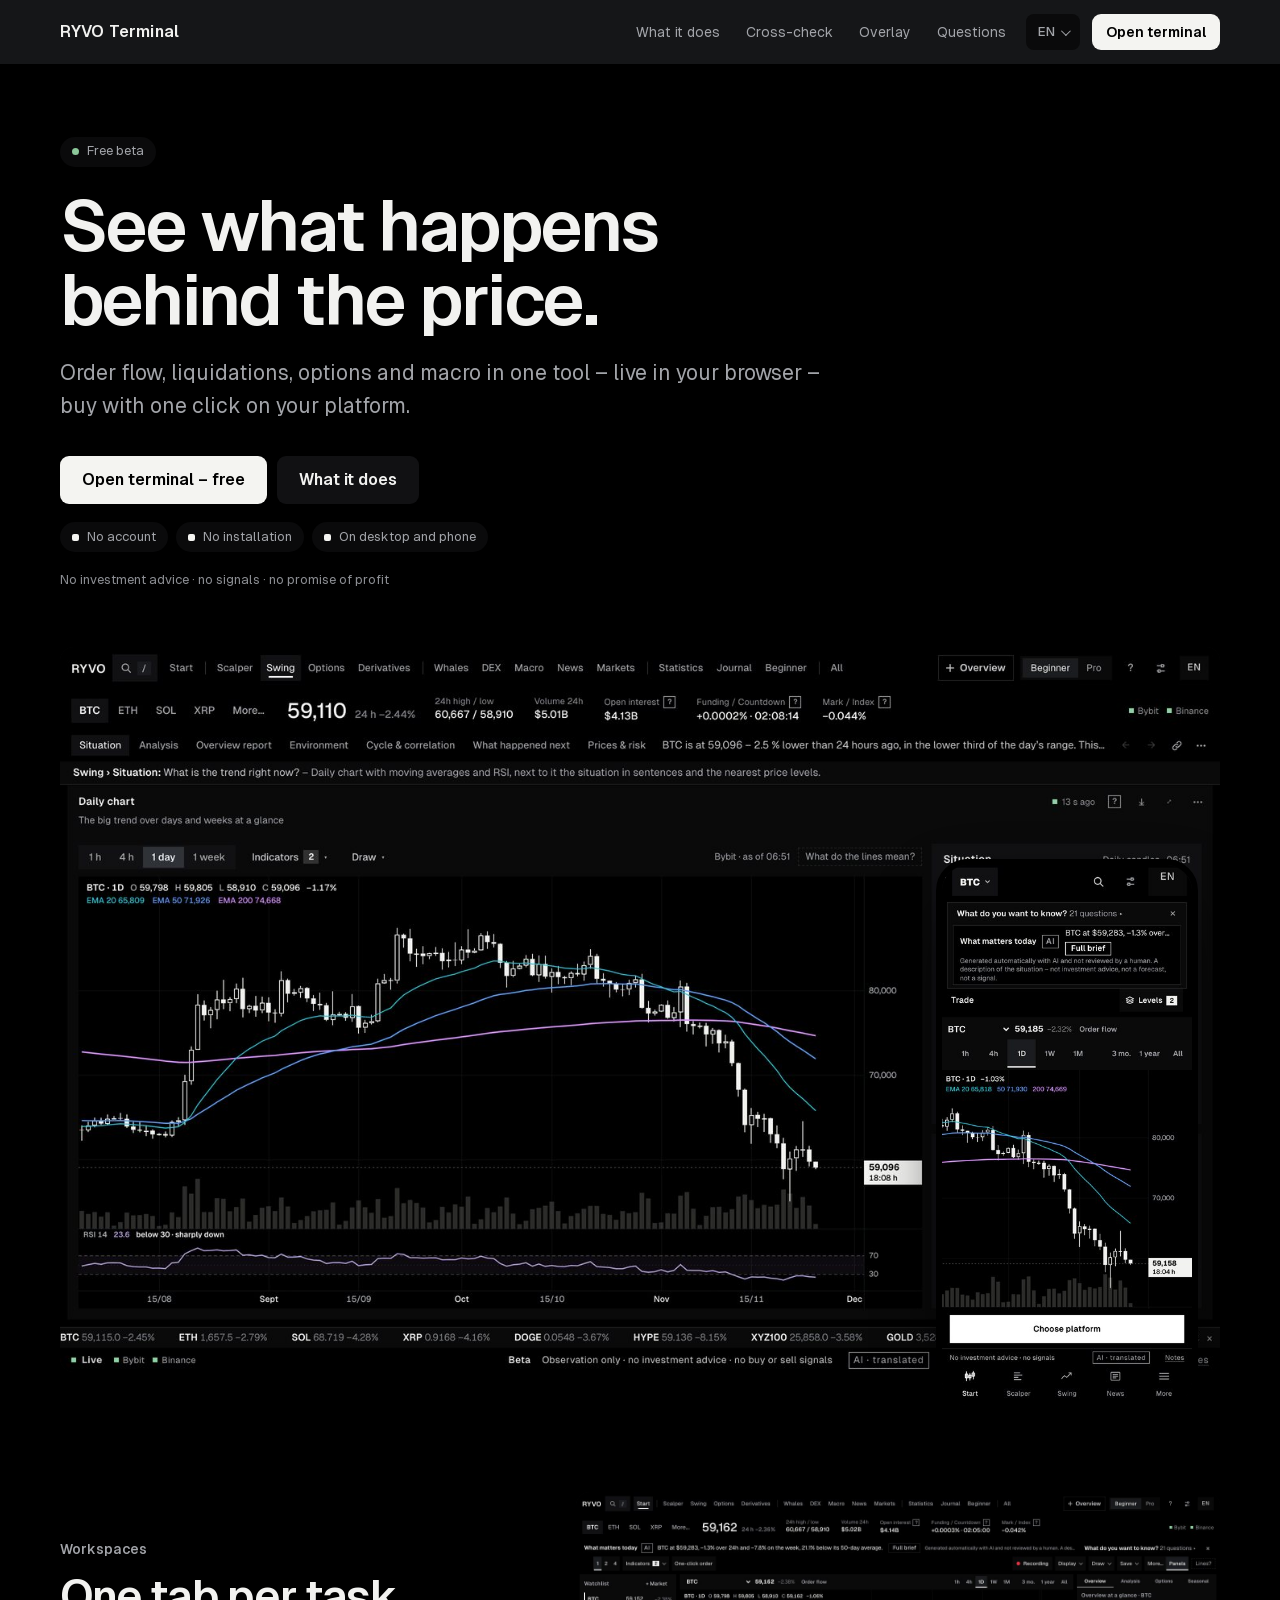
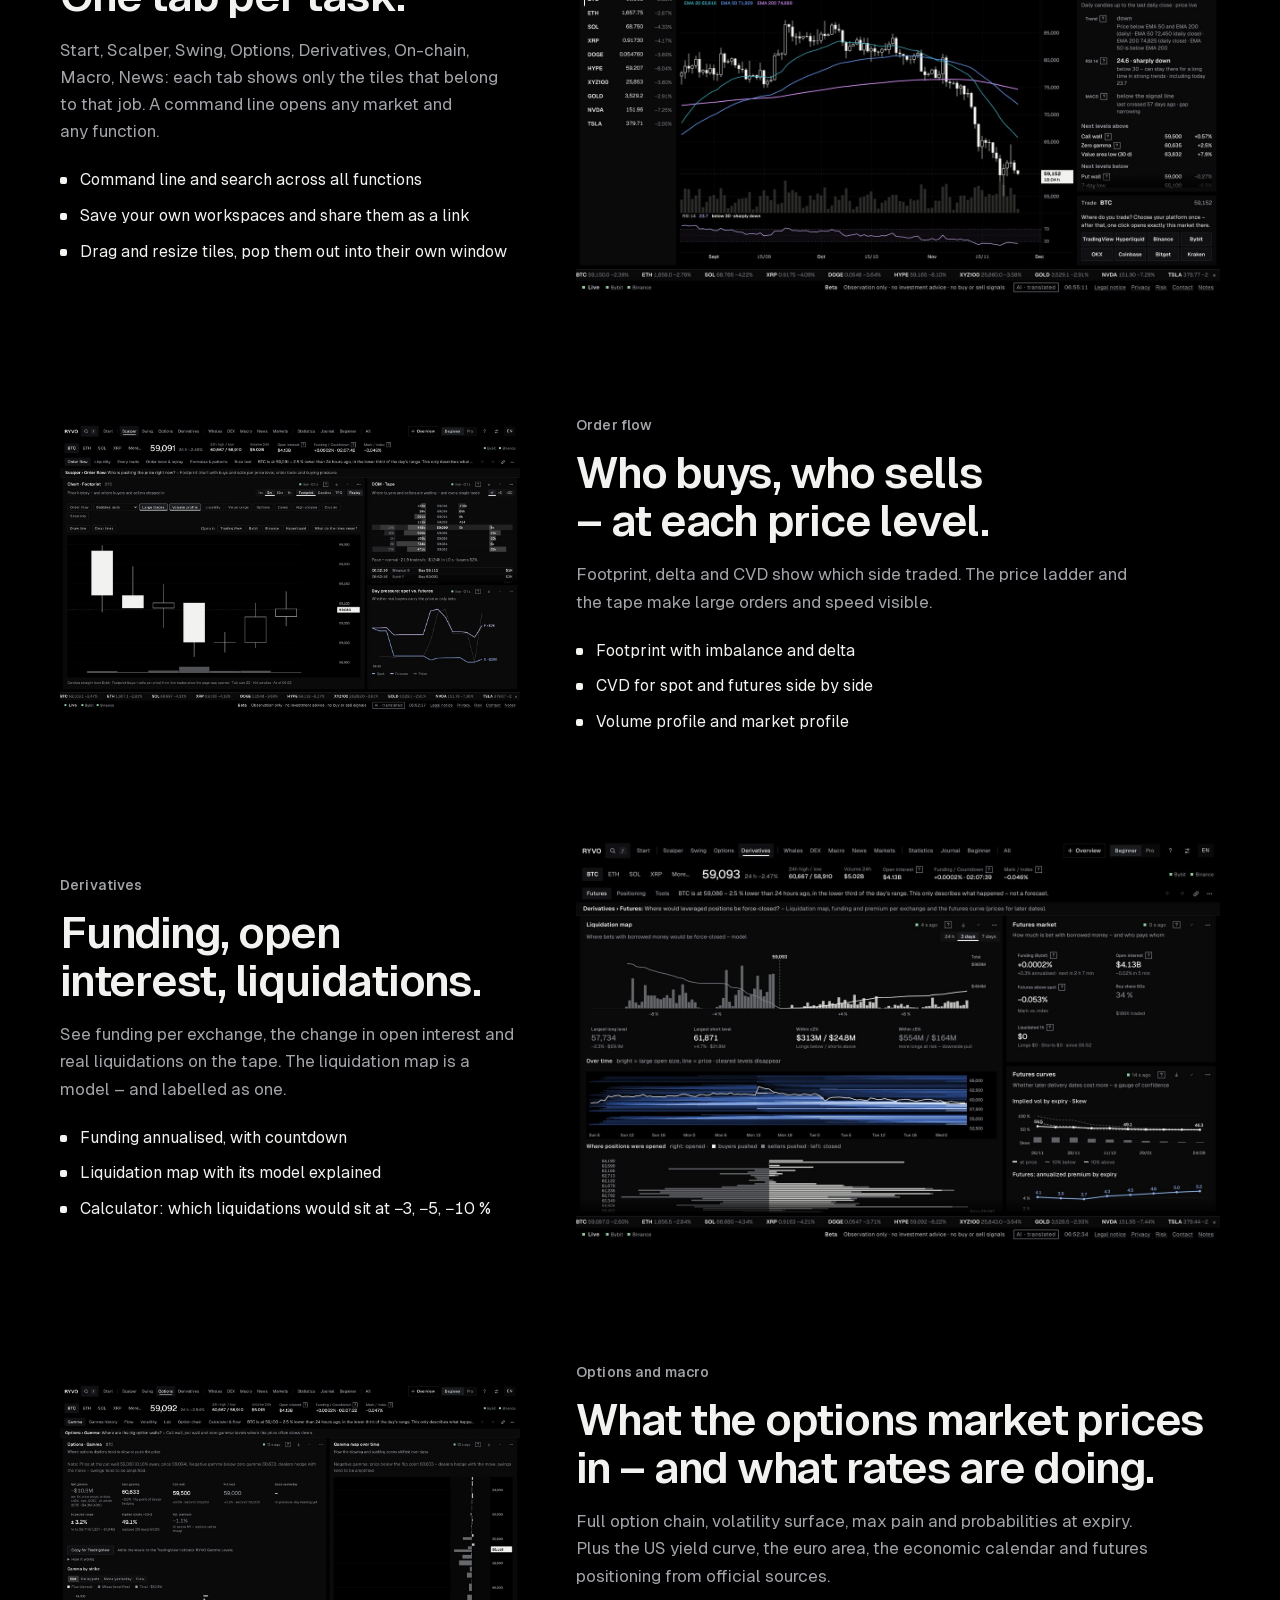
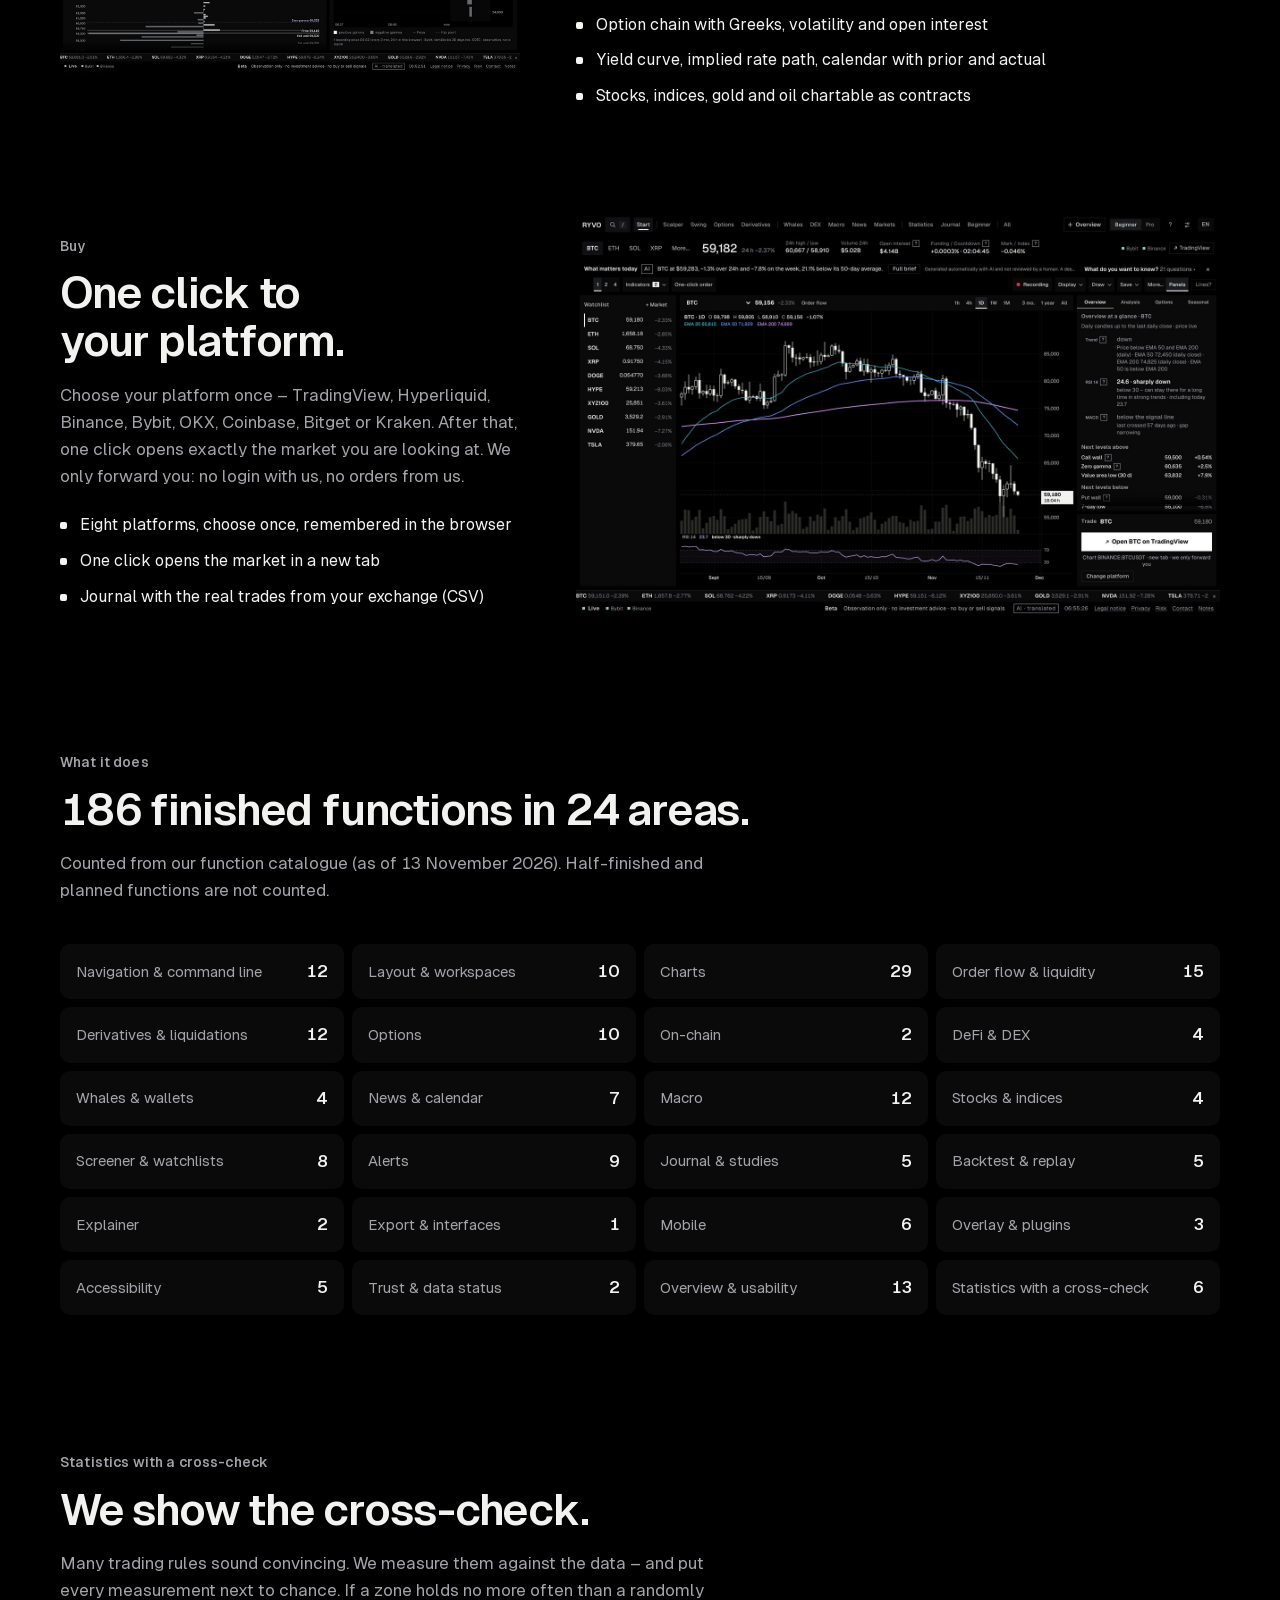
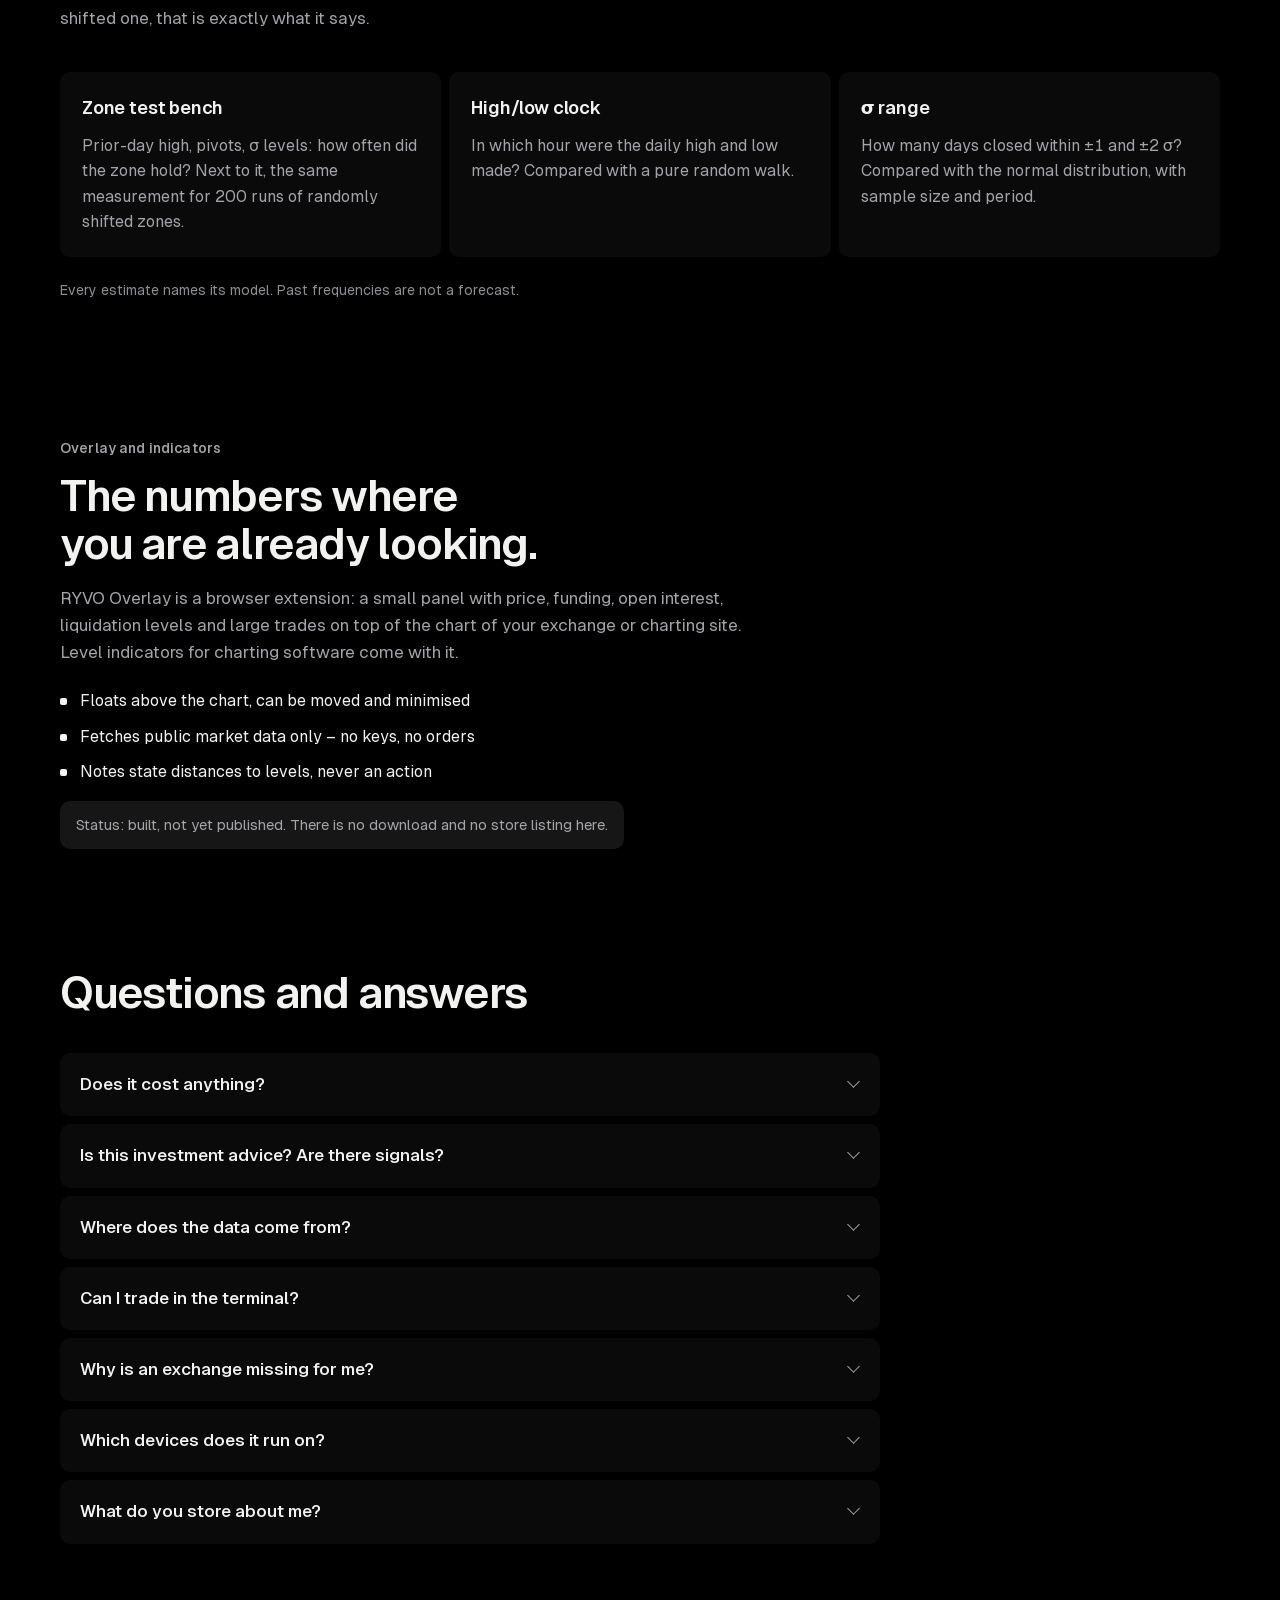
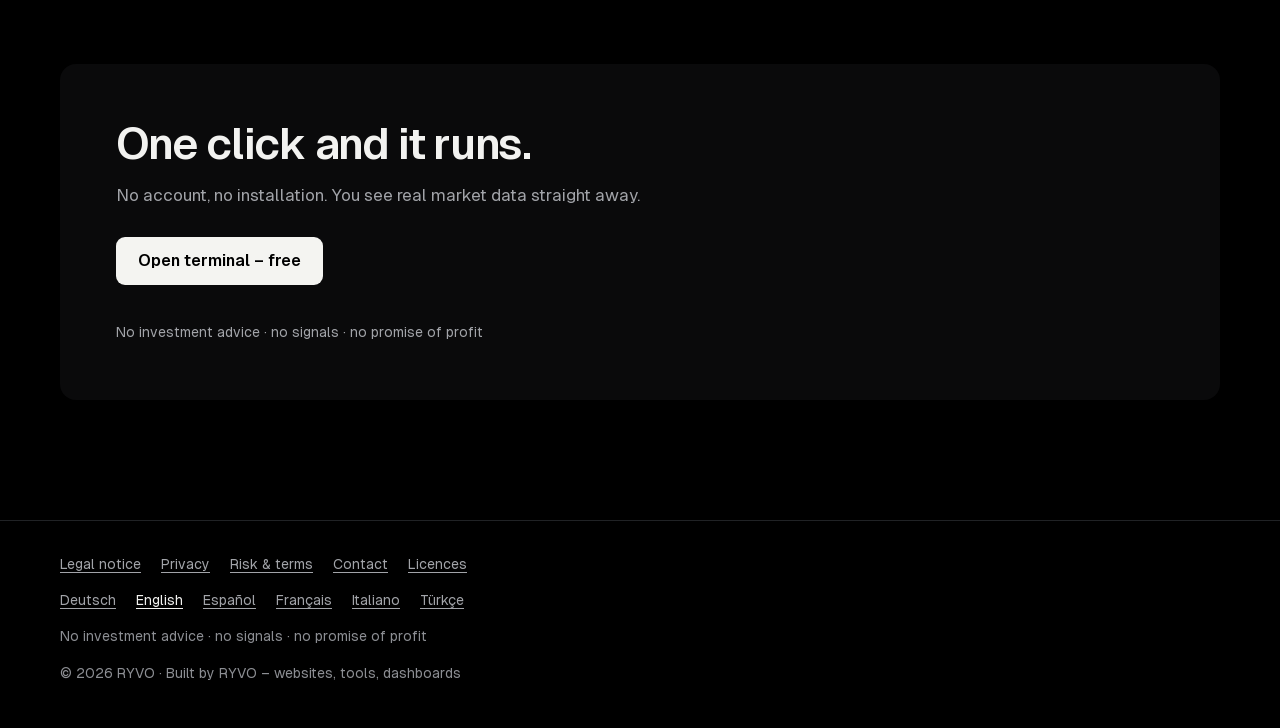
<file: start/index.html>
<!doctype html>
<html lang="en">
<head>
<meta charset="utf-8">
<meta name="viewport" content="width=device-width, initial-scale=1, viewport-fit=cover">
<title>RYVO Terminal – see what happens behind the price</title>
<meta name="description" content="Order flow, liquidations, options and macro in one tool: live in the browser, free in beta; buy on your own platform. No investment advice, no signals.">
<meta name="robots" content="noindex,nofollow">
<link rel="canonical" href="https://ryvohq.github.io/ryvo-terminal/start/">
<link rel="alternate" hreflang="de" href="https://ryvohq.github.io/ryvo-terminal/start/de/">
<link rel="alternate" hreflang="en" href="https://ryvohq.github.io/ryvo-terminal/start/en/">
<link rel="alternate" hreflang="es" href="https://ryvohq.github.io/ryvo-terminal/start/es/">
<link rel="alternate" hreflang="fr" href="https://ryvohq.github.io/ryvo-terminal/start/fr/">
<link rel="alternate" hreflang="it" href="https://ryvohq.github.io/ryvo-terminal/start/it/">
<link rel="alternate" hreflang="tr" href="https://ryvohq.github.io/ryvo-terminal/start/tr/">
<link rel="alternate" hreflang="x-default" href="https://ryvohq.github.io/ryvo-terminal/start/">
<meta name="theme-color" content="#000000">
<meta property="og:type" content="website">
<meta property="og:site_name" content="RYVO Terminal">
<meta property="og:locale" content="en_GB">
<meta property="og:title" content="RYVO Terminal – see what happens behind the price">
<meta property="og:description" content="Order flow, liquidations, options and macro in one tool: live in the browser, free in beta; buy on your own platform. No investment advice, no signals.">
<meta property="og:url" content="https://ryvohq.github.io/ryvo-terminal/start/">
<meta property="og:image" content="https://ryvohq.github.io/ryvo-terminal/start/bilder/og.jpg">
<meta property="og:image:width" content="1200">
<meta property="og:image:height" content="630">
<meta name="twitter:card" content="summary_large_image">
<meta name="twitter:title" content="RYVO Terminal – see what happens behind the price">
<meta name="twitter:description" content="Order flow, liquidations, options and macro in one tool: live in the browser, free in beta; buy on your own platform. No investment advice, no signals.">
<meta name="twitter:image" content="https://ryvohq.github.io/ryvo-terminal/start/bilder/og.jpg">
<link rel="icon" href="bilder/zeichen.svg" type="image/svg+xml">
<script type="application/ld+json">{"@context": "https://schema.org", "@type": "SoftwareApplication", "name": "RYVO Terminal", "applicationCategory": "FinanceApplication", "operatingSystem": "Web", "url": "https://ryvohq.github.io/ryvo-terminal/", "inLanguage": "en", "description": "Order flow, liquidations, options and macro in one tool: live in the browser, free in beta; buy on your own platform. No investment advice, no signals.", "isAccessibleForFree": true, "offers": {"@type": "Offer", "price": "0", "priceCurrency": "EUR"}, "publisher": {"@type": "Organization", "name": "RYVO"}}</script>
<script>(function(){var L=["de", "en", "es", "fr", "it", "tr"],s='en';try{var q=new URLSearchParams(location.search);if(q.has('bleiben'))return;var g=q.get('lang'),m=localStorage.getItem('profi.sprache'),n=(navigator.languages||[navigator.language||'']).map(function(x){return String(x).slice(0,2).toLowerCase()}).filter(function(x){return L.indexOf(x)>=0})[0];s=L.indexOf(g)>=0?g:L.indexOf(m)>=0?m:n||'en';}catch(e){}location.replace(s+'/'+location.hash);})();</script>
<style>
@font-face{font-family:"Geist";src:url("../schrift/Geist-Variable.woff2") format("woff2");font-weight:100 900;font-display:swap}
:root{--bg:#000000;--f1:#0a0a0b;--f2:#111113;--f3:#1b1c1f;--trenn:#202225;--t1:#f2f2f0;--t2:#a2a4a9;--leise:#8c8e93;--akzent:#f4f4f1;--akzent-weich:rgba(244,244,241,.09);--live:#8cc79a;--r:10px;color-scheme:dark}
*{box-sizing:border-box;margin:0}
html{-webkit-text-size-adjust:100%;scroll-behavior:smooth;scroll-padding-top:76px}
@media (prefers-reduced-motion:reduce){html{scroll-behavior:auto}*{transition:none!important}}
body{background:var(--bg);color:var(--t1);font:400 17px/1.6 "Geist",system-ui,-apple-system,"Segoe UI",sans-serif;font-feature-settings:"tnum" 1,"ss01" 1;-webkit-font-smoothing:antialiased}
a{color:inherit}
img{display:block;max-width:100%;height:auto}
:focus-visible{outline:2px solid var(--akzent);outline-offset:3px;border-radius:6px}
.rahmen{width:min(1160px,100% - 40px);margin-inline:auto}
.sprung{position:absolute;left:12px;top:-64px;z-index:20;background:var(--akzent);color:var(--bg);padding:10px 14px;border-radius:8px;font-weight:600;text-decoration:none}
.sprung:focus{top:12px}
.kopf{position:sticky;top:0;z-index:10;background:rgba(23,24,27,.92);backdrop-filter:blur(12px);-webkit-backdrop-filter:blur(12px)}
.kopf .rahmen{display:flex;align-items:center;gap:8px;height:64px}
.marke{display:flex;align-items:center;gap:10px;font-weight:600;font-size:16px;letter-spacing:.01em;text-decoration:none;margin-right:auto;white-space:nowrap}
.kopf nav{display:flex;gap:2px}
.kopf nav a{font-size:14px;color:var(--t2);text-decoration:none;padding:8px 12px;border-radius:8px;white-space:nowrap}
.kopf nav a:hover{color:var(--t1);background:var(--f1)}
.sprachwahl{position:relative}
.sprachwahl summary{list-style:none;cursor:pointer;display:flex;align-items:center;gap:6px;height:36px;padding:0 12px;border-radius:8px;background:var(--f1);color:var(--t2);font-size:13px;font-weight:500}
.sprachwahl summary::-webkit-details-marker{display:none}
.sprachwahl summary::after{content:"";width:6px;height:6px;border-right:1.5px solid currentColor;border-bottom:1.5px solid currentColor;transform:rotate(45deg) translateY(-2px)}
.sprachwahl[open] summary{color:var(--t1);background:var(--f2)}
.sprachwahl ul{position:absolute;right:0;top:44px;list-style:none;padding:6px;background:var(--f2);border-radius:var(--r);min-width:168px;box-shadow:0 18px 50px rgba(0,0,0,.5)}
.sprachwahl a{display:flex;justify-content:space-between;gap:16px;padding:9px 10px;border-radius:7px;text-decoration:none;font-size:14px;color:var(--t2)}
.sprachwahl a:hover,.sprachwahl a[aria-current]{background:var(--f3);color:var(--t1)}
.sprachwahl a span{color:var(--t2);font-size:12px}
.knopf{display:inline-flex;align-items:center;justify-content:center;gap:8px;min-height:48px;padding:0 22px;border-radius:9px;font-weight:600;font-size:16px;text-decoration:none;white-space:nowrap;transition:filter .15s,background .15s}
.knopf.haupt{background:var(--akzent);color:#000000}
.knopf.haupt:hover{filter:brightness(1.08)}
.knopf.zweit{background:var(--f2);color:var(--t1)}
.knopf.zweit:hover{background:var(--f3)}
.kopf .knopf{min-height:36px;padding:0 14px;font-size:14px;margin-left:4px}
.held{padding:72px 0 0}
.chip{display:inline-flex;align-items:center;gap:8px;height:30px;padding:0 12px;border-radius:999px;background:var(--f1);color:var(--t2);font-size:13px}
.chip::before{content:"";width:7px;height:7px;border-radius:2px;background:var(--akzent)}
.chip.live::before{border-radius:50%;background:var(--live)}
h1{font-size:clamp(38px,6.4vw,72px);line-height:1.03;font-weight:600;letter-spacing:-.035em;margin:22px 0 20px;max-width:14ch;text-wrap:balance}
.held .unter{font-size:clamp(17px,1.9vw,21px);color:var(--t2);max-width:56ch;text-wrap:pretty}
.held .knoepfe{display:flex;flex-wrap:wrap;gap:10px;margin:32px 0 18px}
.ohne{display:flex;flex-wrap:wrap;gap:8px;list-style:none;padding:0}
.kern{margin-top:18px;font-size:13px;color:var(--leise)}
.buehne{position:relative;margin-top:56px}
.foto{border-radius:14px;overflow:hidden;background:var(--f1);box-shadow:0 40px 90px -40px rgba(0,0,0,.9)}
.foto img{width:100%}
.foto figcaption{font-size:12px;color:var(--leise);padding:9px 14px;border-top:1px solid var(--trenn)}
.foto.handy{width:min(27%,250px);border-radius:26px}
.buehne .handy{position:absolute;right:28px;bottom:-34px;box-shadow:0 30px 70px -10px rgba(0,0,0,.9);outline:6px solid var(--bg)}
.schema{aspect-ratio:1440/900;display:grid;grid-template-rows:auto 1fr;gap:8px;padding:10px;background:var(--bg)}
.handy .schema{aspect-ratio:390/700;grid-template-rows:auto auto 1fr auto}
.sk-kopf{display:flex;align-items:center;gap:12px;height:34px;padding:0 6px;min-width:0}
.sk-kopf b{font-size:14px;font-weight:600}
.sk-befehl{width:18%;height:22px;border-radius:7px;background:var(--f2);flex:none}
.sk-reiter{display:flex;gap:2px;min-width:0;overflow:hidden}
.sk-reiter span{font-size:clamp(9px,1vw,13px);color:var(--leise);padding:5px 9px;border-radius:7px;white-space:nowrap;position:relative}
.sk-reiter span[aria-current]{color:var(--t1);background:var(--f2);box-shadow:inset 0 -2px 0 -0px var(--akzent)}
.sk-raster{display:grid;gap:8px;min-height:0;grid-template-columns:repeat(12,1fr);grid-template-rows:repeat(6,1fr)}
.sk-kachel{background:var(--f1);border-radius:var(--r);padding:12px 14px;display:flex;flex-direction:column;gap:9px;min-width:0;min-height:0;overflow:hidden}
.sk-kachel b{font-size:clamp(10px,1.05vw,14px);font-weight:550;color:var(--t2);white-space:nowrap;overflow:hidden;text-overflow:ellipsis}
.sk-kachel i{display:block;height:8px;border-radius:4px;background:var(--f2);width:72%}
.sk-kachel i:nth-of-type(2){width:46%}.sk-kachel i:nth-of-type(3){width:58%}.sk-kachel i:nth-of-type(4){width:34%}
.sk-kachel.gross{flex:1}
.n4 .sk-kachel:nth-child(1){grid-area:1/1/7/8}.n4 .sk-kachel:nth-child(2){grid-area:1/8/4/13}.n4 .sk-kachel:nth-child(3){grid-area:4/8/7/11}.n4 .sk-kachel:nth-child(4){grid-area:4/11/7/13}
.n5 .sk-kachel:nth-child(1){grid-area:1/1/7/3}.n5 .sk-kachel:nth-child(2){grid-area:1/3/7/10}.n5 .sk-kachel:nth-child(3){grid-area:1/10/3/13}.n5 .sk-kachel:nth-child(4){grid-area:3/10/5/13}.n5 .sk-kachel:nth-child(5){grid-area:5/10/7/13}
.sk-leiste{display:flex;justify-content:space-around;padding:8px 0}
.sk-leiste i{width:22px;height:22px;border-radius:7px;background:var(--f2);display:block}
section{padding:120px 0 0}
.kicker{color:var(--akzent);font-size:14px;font-weight:550;letter-spacing:.01em;margin-bottom:12px}
h2{font-size:clamp(28px,3.6vw,44px);line-height:1.1;font-weight:600;letter-spacing:-.028em;text-wrap:balance}
h3{font-size:18px;font-weight:600;letter-spacing:-.01em}
.zeile{display:grid;grid-template-columns:5fr 7fr;gap:56px;align-items:center}
.zeile:nth-of-type(even) .text{order:2}
.zeile+.zeile{margin-top:104px}
.text p{color:var(--t2);margin-top:16px;max-width:52ch;text-wrap:pretty}
.punkte{list-style:none;padding:0;margin-top:22px;display:grid;gap:10px}
.punkte li{position:relative;padding-left:20px;color:var(--t1);font-size:16px}
.punkte li::before{content:"";position:absolute;left:0;top:.62em;width:7px;height:7px;border-radius:2px;background:var(--akzent)}
.kopfzeile{max-width:760px}
.kopfzeile p{color:var(--t2);margin-top:16px;max-width:62ch}
.bereiche{list-style:none;padding:0;margin-top:40px;display:grid;grid-template-columns:repeat(4,1fr);gap:8px}
.bereiche li{display:flex;align-items:center;justify-content:space-between;gap:12px;background:var(--f1);border-radius:var(--r);padding:14px 16px;font-size:15px;color:var(--t2)}
.bereiche b{font-weight:550;color:var(--t1);font-size:17px}
.karten{display:grid;grid-template-columns:repeat(3,1fr);gap:8px;margin-top:40px}
.karte{background:var(--f1);border-radius:var(--r);padding:22px}
.karte p{color:var(--t2);font-size:16px;margin-top:10px}
.fein{margin-top:22px;font-size:14px;color:var(--leise)}
.status{display:inline-flex;margin-top:26px;background:var(--akzent-weich);color:var(--t1);border-radius:var(--r);padding:12px 16px;font-size:15px}
.band{background:var(--f1);border-radius:16px;padding:56px;display:grid;gap:14px;justify-items:start}
.band p{color:var(--t2);max-width:58ch}
.band .knopf{margin-top:14px}
.faq{margin-top:36px;max-width:820px;display:grid;gap:8px}
.faq details{background:var(--f1);border-radius:var(--r)}
.faq summary{cursor:pointer;list-style:none;padding:18px 52px 18px 20px;font-weight:550;position:relative}
.faq summary::-webkit-details-marker{display:none}
.faq summary::after{content:"";position:absolute;right:22px;top:24px;width:8px;height:8px;border-right:1.5px solid var(--t2);border-bottom:1.5px solid var(--t2);transform:rotate(45deg)}
.faq details[open] summary::after{transform:rotate(-135deg);top:28px}
.faq p{padding:0 20px 20px;color:var(--t2);max-width:68ch}
.faq a{color:var(--akzent)}
footer{margin-top:120px;border-top:1px solid var(--trenn);padding:32px 0 44px;font-size:14px;color:var(--leise)}
footer .rahmen{display:grid;gap:14px}
footer nav{display:flex;flex-wrap:wrap;gap:6px 20px}
footer a{color:var(--t2);text-underline-offset:3px}
footer a[aria-current]{color:var(--t1)}
@media (max-width:980px){.kopf nav{display:none}.zeile{grid-template-columns:1fr;gap:28px}.zeile:nth-of-type(even) .text{order:0}.bereiche{grid-template-columns:repeat(2,1fr)}.karten{grid-template-columns:1fr}section{padding-top:88px}.zeile+.zeile{margin-top:72px}.band{padding:32px 24px}}
@media (max-width:520px){.rahmen{width:calc(100% - 32px)}.kopf .knopf{display:none}.held{padding-top:44px}.held .knoepfe .knopf{width:100%}.buehne{margin-top:40px}.buehne .handy{right:12px;bottom:-22px;width:30%;border-radius:16px;outline-width:4px}.sk-kachel{padding:7px 8px;gap:5px;border-radius:7px}.sk-kachel i{height:5px}.sk-kopf{height:22px;gap:6px}.sk-reiter span{padding:3px 5px}.schema{padding:6px;gap:5px}.sk-raster{gap:5px}.bereiche li{padding:12px;font-size:14px}.foto{border-radius:10px}.buehne .foto:not(.handy){display:none}.buehne .handy{position:static;width:min(74%,290px);margin-inline:auto;outline:0;border-radius:22px}.handy .schema{padding:10px;gap:8px}.handy .sk-kopf{height:30px}.handy .sk-reiter span{padding:5px 8px;font-size:12px}.handy .sk-kachel{padding:12px;gap:9px;border-radius:10px}.handy .sk-kachel i{height:8px}}

.wahl{list-style:none;padding:0;margin-top:36px;display:grid;gap:8px;max-width:720px}
.wahl a{display:grid;grid-template-columns:120px 1fr;gap:16px;align-items:baseline;background:var(--f1);border-radius:var(--r);padding:16px 20px;text-decoration:none}
.wahl a:hover{background:var(--f2)}.wahl span{color:var(--t2)}
</style>
</head>
<body>
<header class="kopf"><div class="rahmen"><a class="marke" href="./?bleiben">RYVO Terminal</a></div></header>
<main class="rahmen" style="padding-top:64px">
  <h1>RYVO Terminal</h1>
  <p class="unter" style="color:var(--t2)">Sprache wählen · Choose language · Elegir idioma · Choisir la langue · Scegli la lingua · Dil seçin</p>
  <ul class="wahl"><li><a href="de/" hreflang="de" lang="de"><b>Deutsch</b><span>Sieh, was hinter dem Kurs passiert.</span></a></li><li><a href="en/" hreflang="en" lang="en"><b>English</b><span>See what happens behind the price.</span></a></li><li><a href="es/" hreflang="es" lang="es"><b>Español</b><span>Mira lo que ocurre detrás del precio.</span></a></li><li><a href="fr/" hreflang="fr" lang="fr"><b>Français</b><span>Voyez ce qui se passe derrière le cours.</span></a></li><li><a href="it/" hreflang="it" lang="it"><b>Italiano</b><span>Guarda cosa succede dietro il prezzo.</span></a></li><li><a href="tr/" hreflang="tr" lang="tr"><b>Türkçe</b><span>Fiyatın arkasında ne olduğunu görün.</span></a></li></ul>
</main>
<footer><div class="rahmen"><nav aria-label="Legal"><a href="../recht/impressum.html">Legal notice</a><a href="../recht/datenschutz.html">Privacy</a><a href="../recht/hinweise.html">Risk &amp; terms</a><a href="../recht/kontakt.html">Contact</a><a href="../recht/lizenzen.html">Licences</a></nav><p>No investment advice · no signals · no promise of profit</p><p>© 2026 RYVO</p></div></footer>
</body>
</html>
</file>
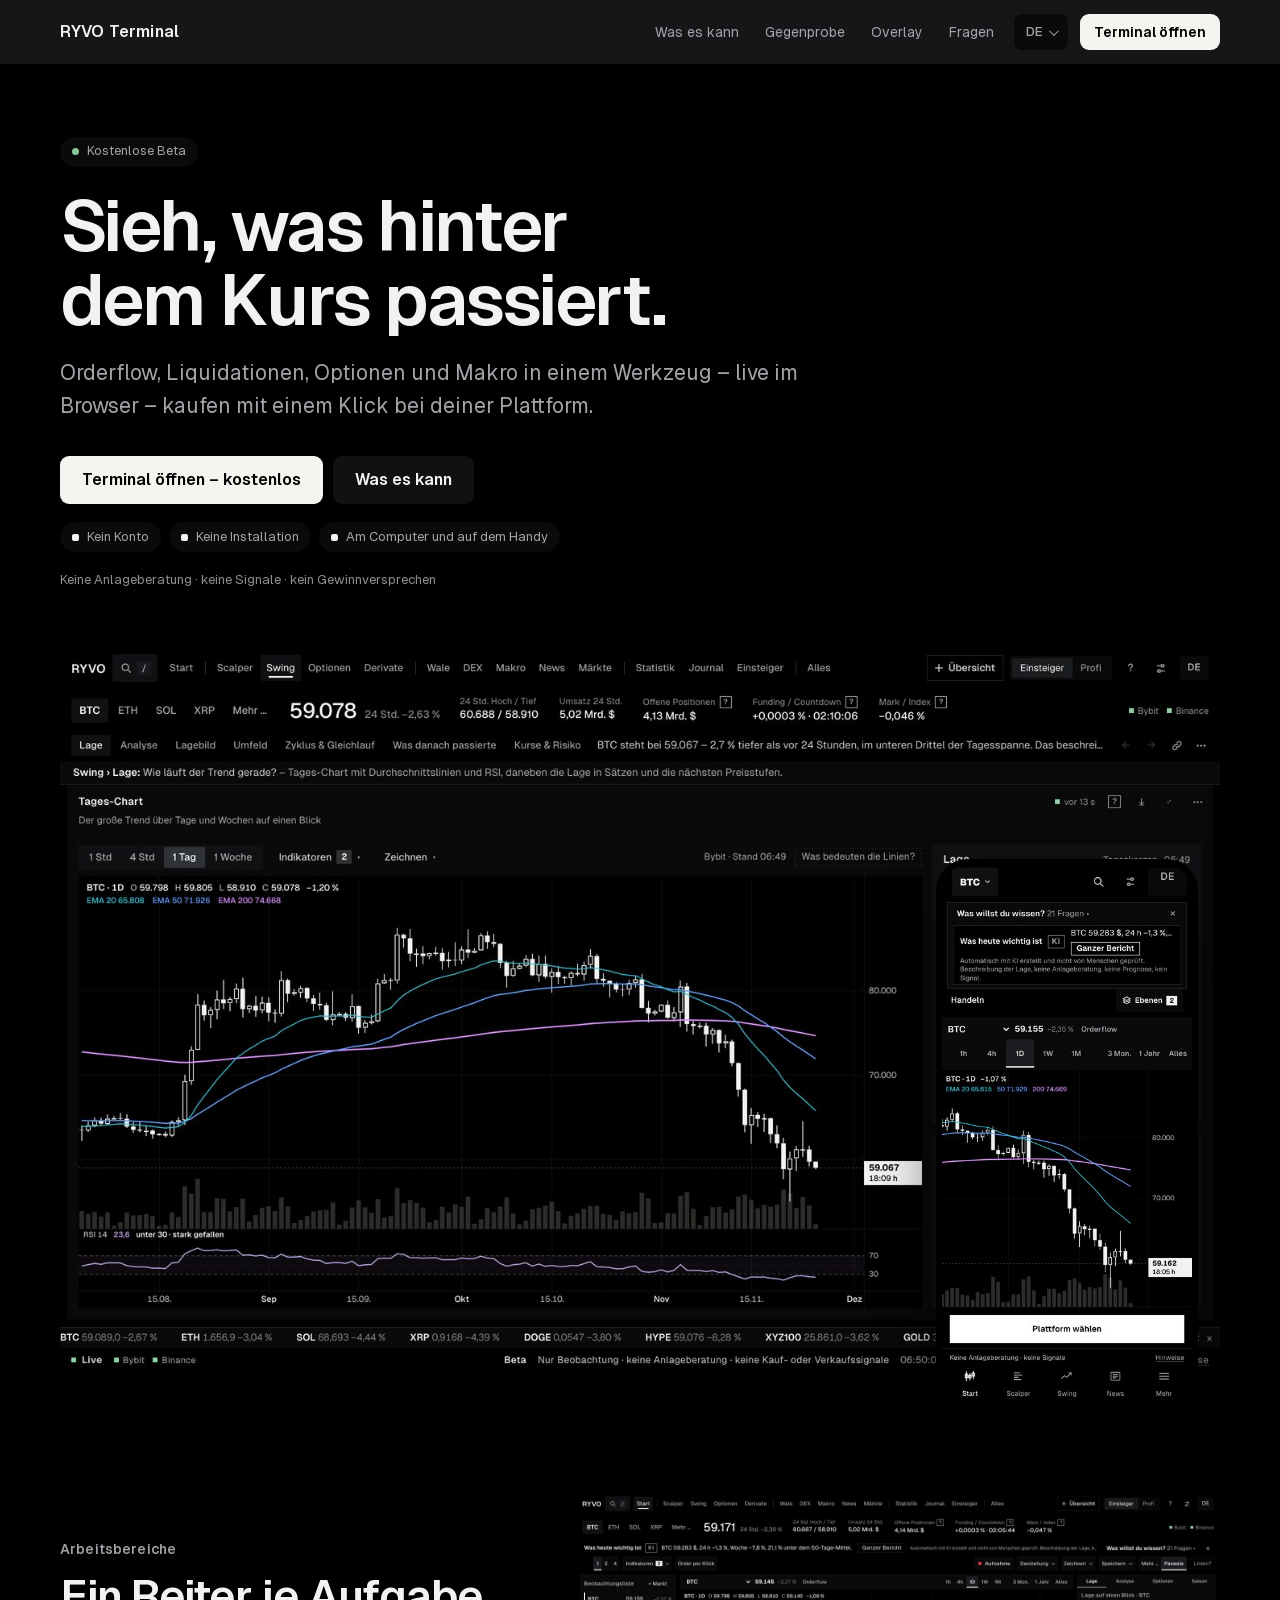
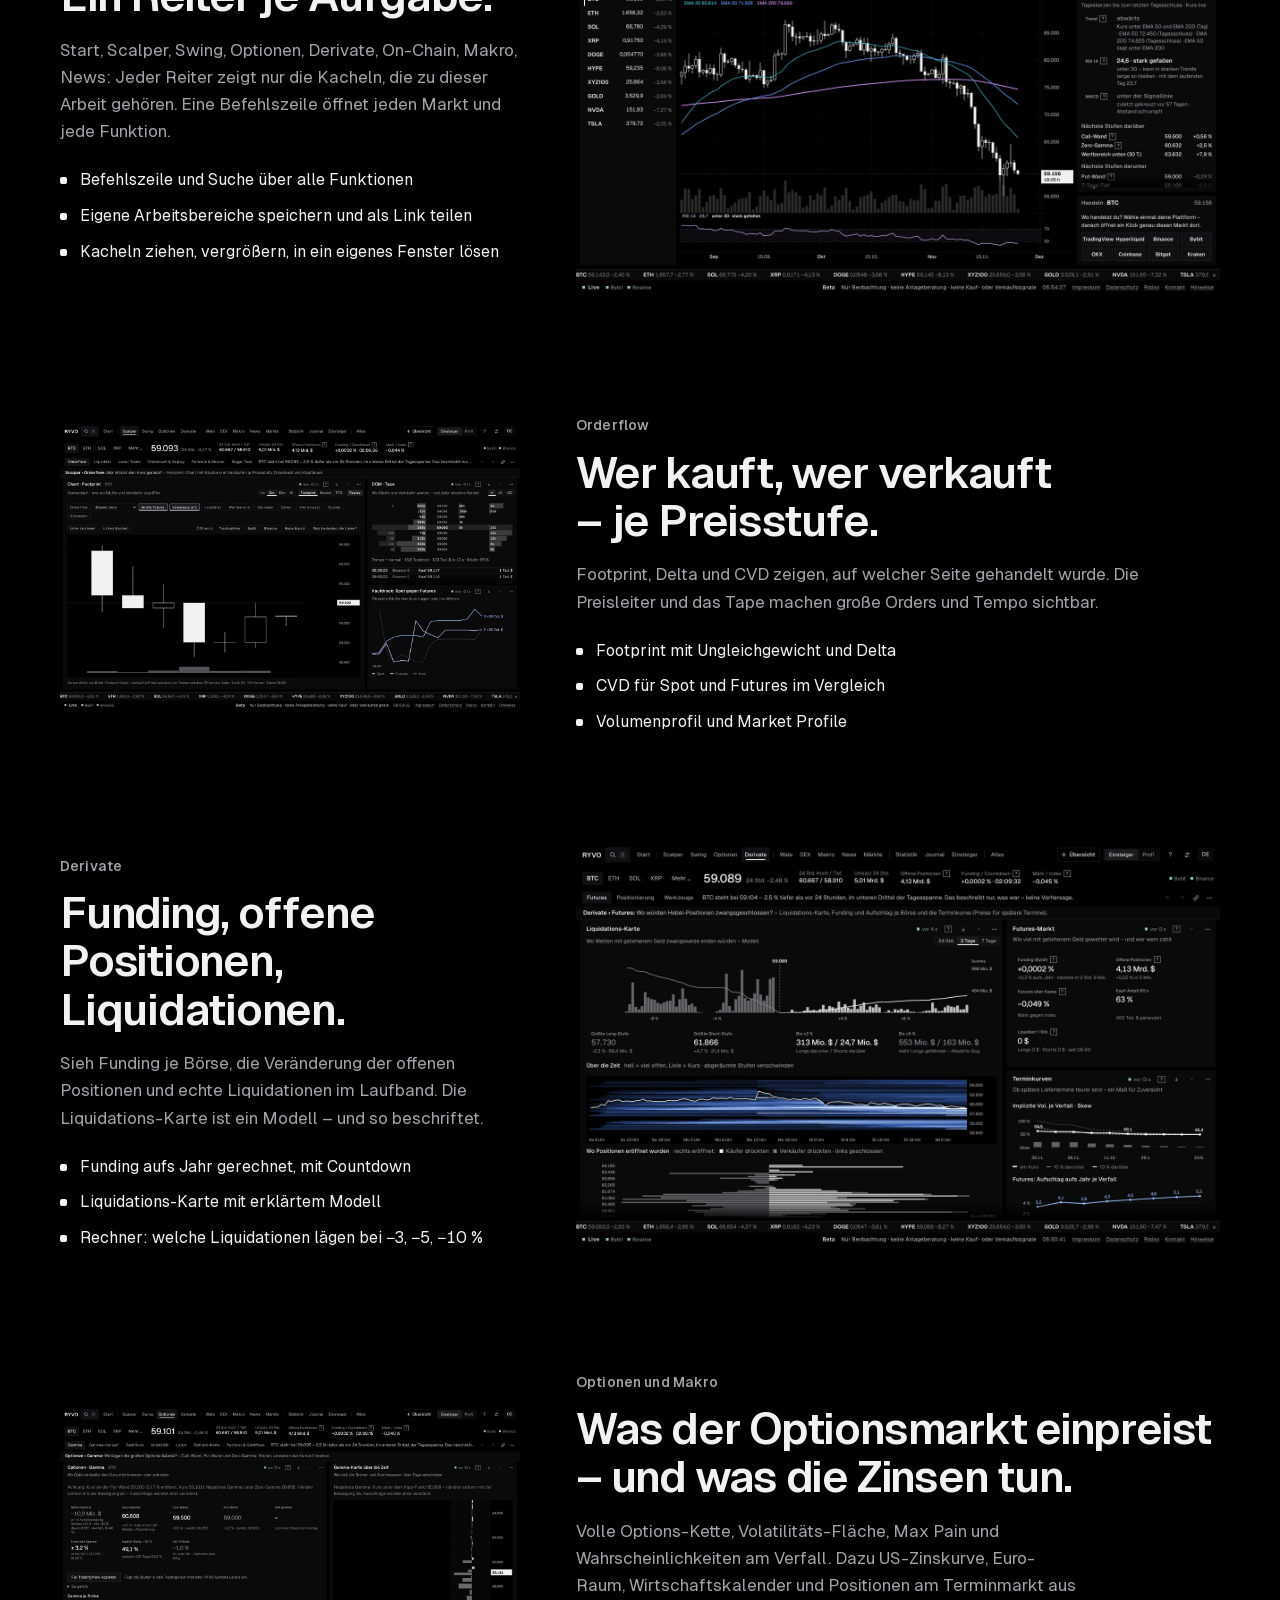
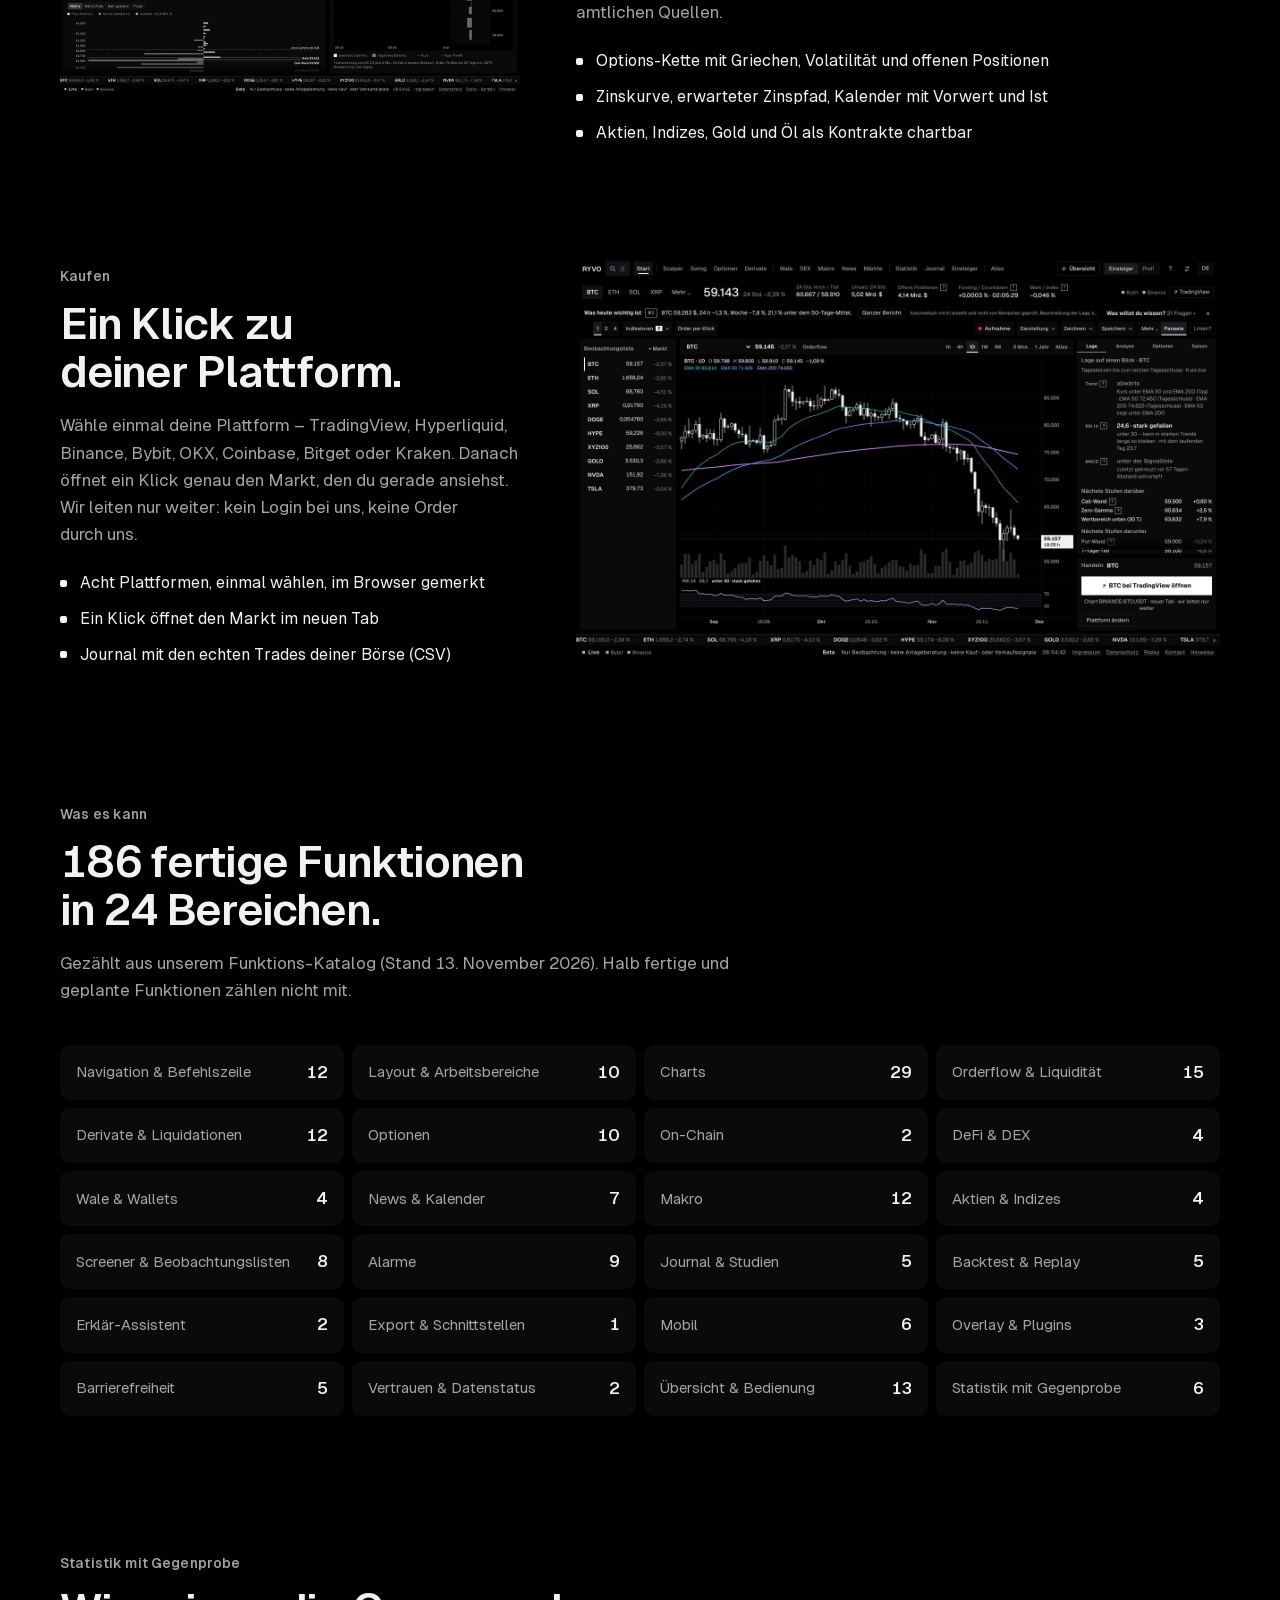
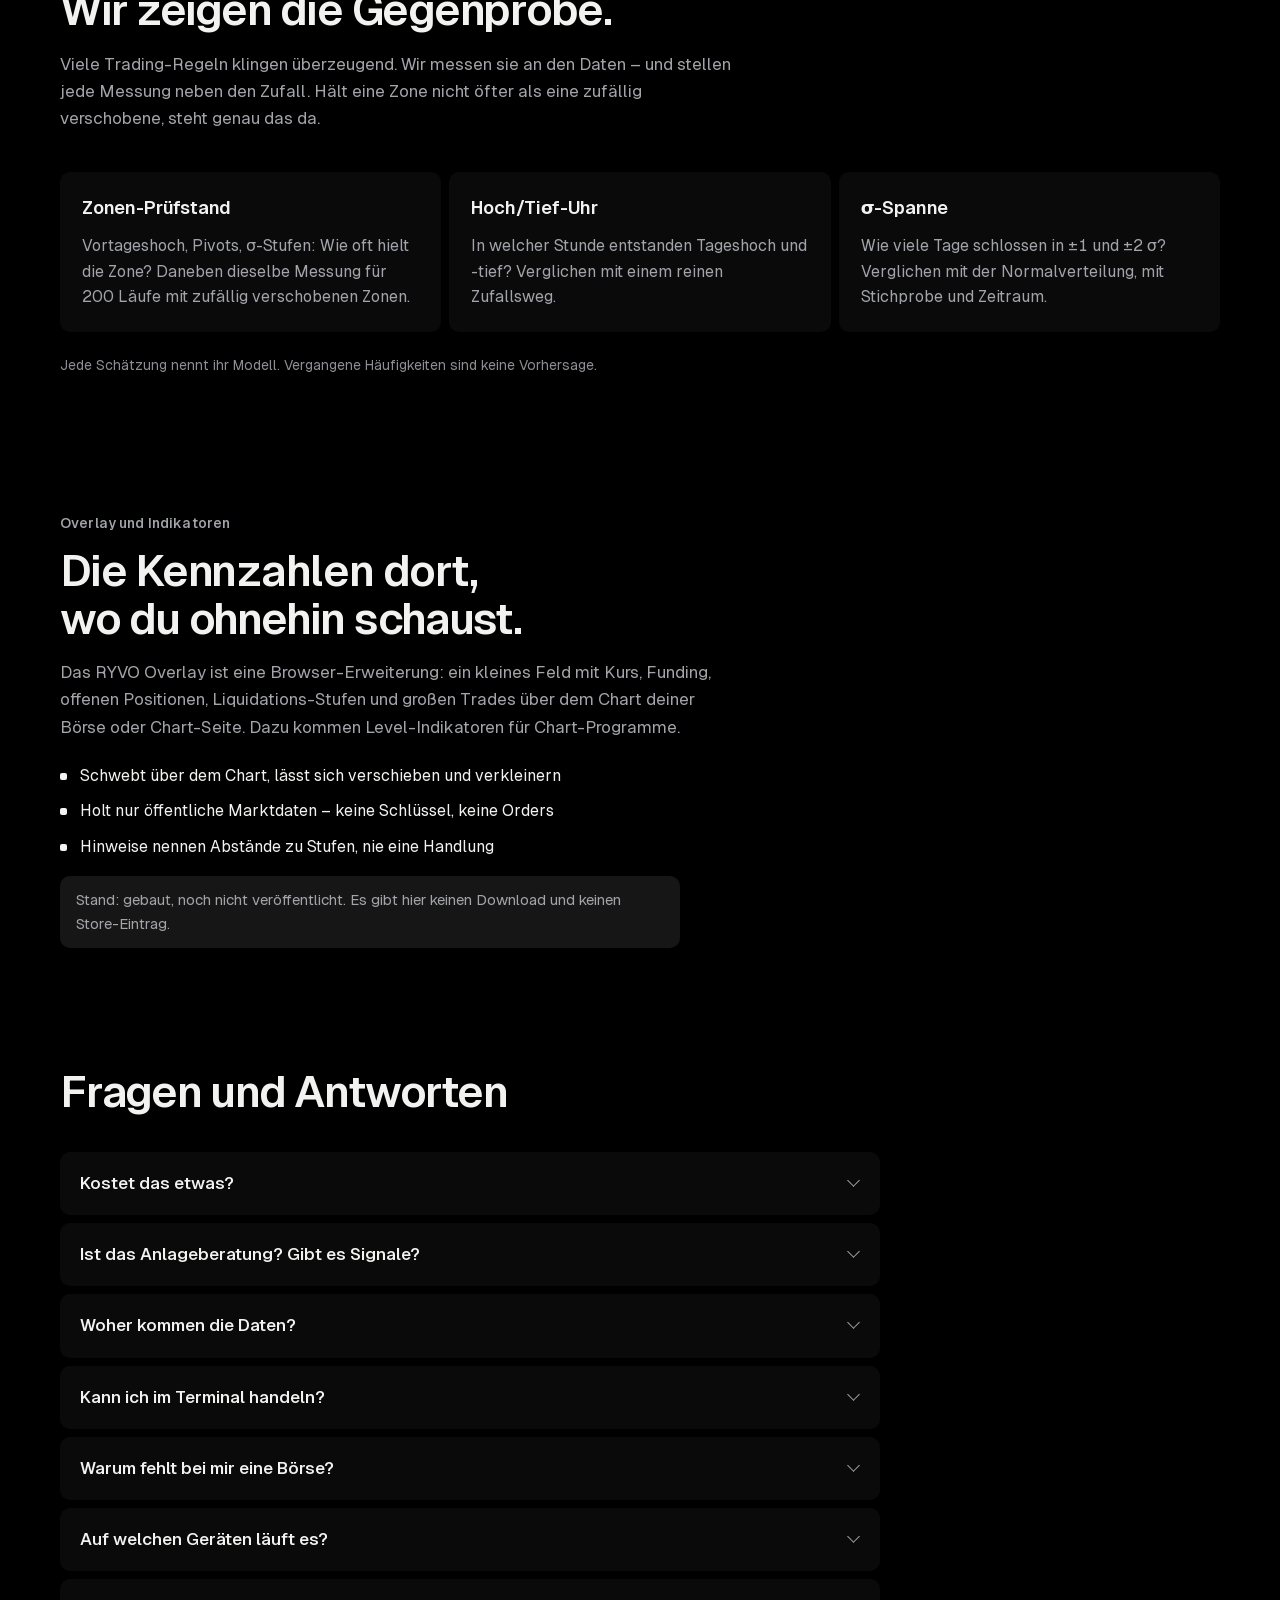
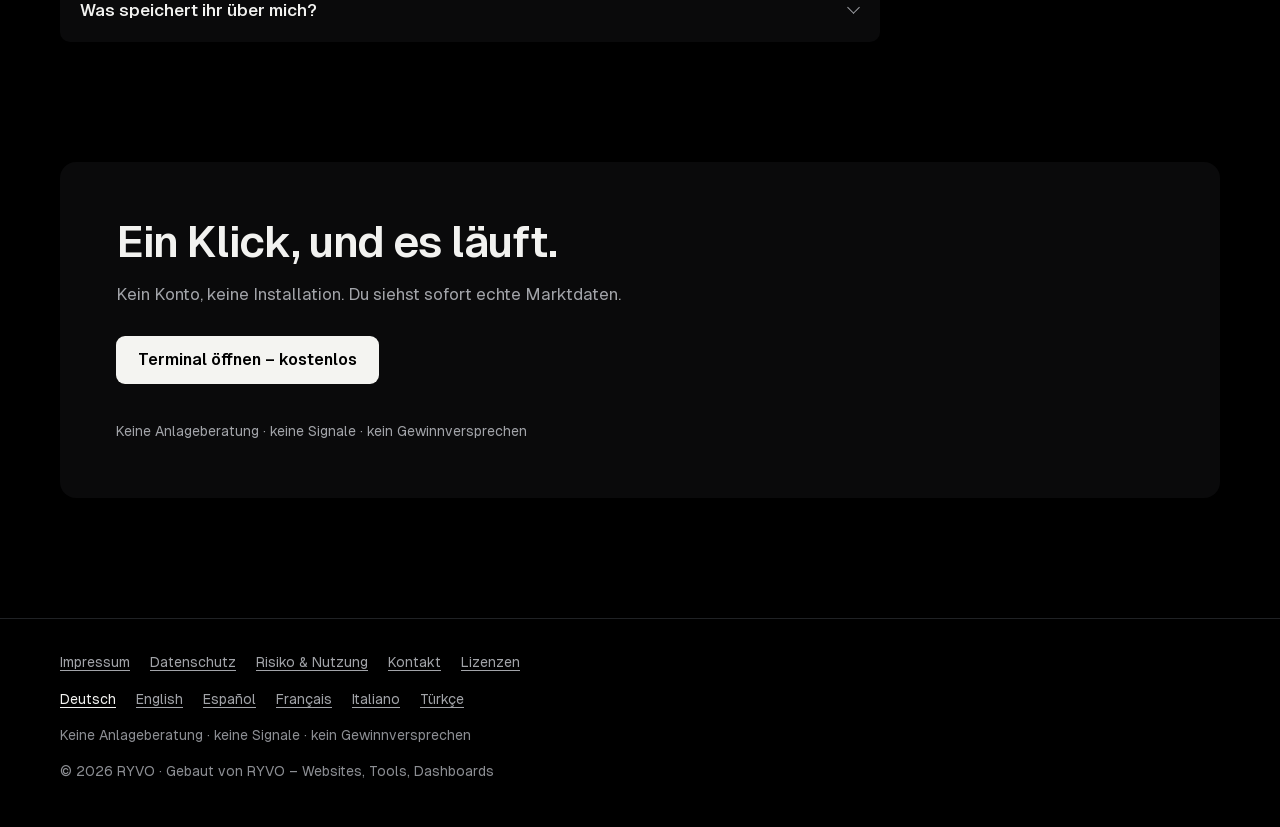
<file: start/de/index.html>
<!doctype html>
<html lang="de">
<head>
<meta charset="utf-8">
<meta name="viewport" content="width=device-width, initial-scale=1, viewport-fit=cover">
<title>RYVO Terminal – sieh, was hinter dem Kurs passiert</title>
<meta name="description" content="Orderflow, Liquidationen, Optionen und Makro in einem Werkzeug: live im Browser, kostenlos in der Beta; kaufen bei deiner eigenen Plattform. Keine Anlageberatung, keine Signale.">
<meta name="robots" content="noindex,nofollow">
<link rel="canonical" href="https://ryvohq.github.io/ryvo-terminal/start/de/">
<link rel="alternate" hreflang="de" href="https://ryvohq.github.io/ryvo-terminal/start/de/">
<link rel="alternate" hreflang="en" href="https://ryvohq.github.io/ryvo-terminal/start/en/">
<link rel="alternate" hreflang="es" href="https://ryvohq.github.io/ryvo-terminal/start/es/">
<link rel="alternate" hreflang="fr" href="https://ryvohq.github.io/ryvo-terminal/start/fr/">
<link rel="alternate" hreflang="it" href="https://ryvohq.github.io/ryvo-terminal/start/it/">
<link rel="alternate" hreflang="tr" href="https://ryvohq.github.io/ryvo-terminal/start/tr/">
<link rel="alternate" hreflang="x-default" href="https://ryvohq.github.io/ryvo-terminal/start/">
<meta name="theme-color" content="#000000">
<meta property="og:type" content="website">
<meta property="og:site_name" content="RYVO Terminal">
<meta property="og:locale" content="de_DE">
<meta property="og:title" content="RYVO Terminal – sieh, was hinter dem Kurs passiert">
<meta property="og:description" content="Orderflow, Liquidationen, Optionen und Makro in einem Werkzeug: live im Browser, kostenlos in der Beta; kaufen bei deiner eigenen Plattform. Keine Anlageberatung, keine Signale.">
<meta property="og:url" content="https://ryvohq.github.io/ryvo-terminal/start/de/">
<meta property="og:image" content="https://ryvohq.github.io/ryvo-terminal/start/bilder/og.jpg">
<meta property="og:image:width" content="1200">
<meta property="og:image:height" content="630">
<meta name="twitter:card" content="summary_large_image">
<meta name="twitter:title" content="RYVO Terminal – sieh, was hinter dem Kurs passiert">
<meta name="twitter:description" content="Orderflow, Liquidationen, Optionen und Makro in einem Werkzeug: live im Browser, kostenlos in der Beta; kaufen bei deiner eigenen Plattform. Keine Anlageberatung, keine Signale.">
<meta name="twitter:image" content="https://ryvohq.github.io/ryvo-terminal/start/bilder/og.jpg">
<link rel="icon" href="../bilder/zeichen.svg" type="image/svg+xml">
<script type="application/ld+json">{"@context": "https://schema.org", "@type": "SoftwareApplication", "name": "RYVO Terminal", "applicationCategory": "FinanceApplication", "operatingSystem": "Web", "url": "https://ryvohq.github.io/ryvo-terminal/", "inLanguage": "de", "description": "Orderflow, Liquidationen, Optionen und Makro in einem Werkzeug: live im Browser, kostenlos in der Beta; kaufen bei deiner eigenen Plattform. Keine Anlageberatung, keine Signale.", "isAccessibleForFree": true, "offers": {"@type": "Offer", "price": "0", "priceCurrency": "EUR"}, "publisher": {"@type": "Organization", "name": "RYVO"}}</script>
<link rel="preload" href="../schrift/Geist-Variable.woff2" as="font" type="font/woff2" crossorigin>
<style>
@font-face{font-family:"Geist";src:url("../schrift/Geist-Variable.woff2") format("woff2");font-weight:100 900;font-display:swap}
:root{--bg:#000000;--f1:#0a0a0b;--f2:#111113;--f3:#1b1c1f;--trenn:#202225;--t1:#f2f2f0;--t2:#a2a4a9;--leise:#8c8e93;--akzent:#f4f4f1;--akzent-weich:rgba(244,244,241,.09);--live:#8cc79a;--r:10px;color-scheme:dark}
*{box-sizing:border-box;margin:0}
html{-webkit-text-size-adjust:100%;scroll-behavior:smooth;scroll-padding-top:76px}
@media (prefers-reduced-motion:reduce){html{scroll-behavior:auto}*{transition:none!important}}
body{background:var(--bg);color:var(--t1);font:400 17px/1.6 "Geist",system-ui,-apple-system,"Segoe UI",sans-serif;font-feature-settings:"tnum" 1,"ss01" 1;-webkit-font-smoothing:antialiased}
a{color:inherit}
img{display:block;max-width:100%;height:auto}
:focus-visible{outline:2px solid var(--akzent);outline-offset:3px;border-radius:6px}
.rahmen{width:min(1160px,100% - 40px);margin-inline:auto}
.sprung{position:absolute;left:12px;top:-64px;z-index:20;background:var(--akzent);color:var(--bg);padding:10px 14px;border-radius:8px;font-weight:600;text-decoration:none}
.sprung:focus{top:12px}
.kopf{position:sticky;top:0;z-index:10;background:rgba(23,24,27,.92);backdrop-filter:blur(12px);-webkit-backdrop-filter:blur(12px)}
.kopf .rahmen{display:flex;align-items:center;gap:8px;height:64px}
.marke{display:flex;align-items:center;gap:10px;font-weight:600;font-size:16px;letter-spacing:.01em;text-decoration:none;margin-right:auto;white-space:nowrap}
.kopf nav{display:flex;gap:2px}
.kopf nav a{font-size:14px;color:var(--t2);text-decoration:none;padding:8px 12px;border-radius:8px;white-space:nowrap}
.kopf nav a:hover{color:var(--t1);background:var(--f1)}
.sprachwahl{position:relative}
.sprachwahl summary{list-style:none;cursor:pointer;display:flex;align-items:center;gap:6px;height:36px;padding:0 12px;border-radius:8px;background:var(--f1);color:var(--t2);font-size:13px;font-weight:500}
.sprachwahl summary::-webkit-details-marker{display:none}
.sprachwahl summary::after{content:"";width:6px;height:6px;border-right:1.5px solid currentColor;border-bottom:1.5px solid currentColor;transform:rotate(45deg) translateY(-2px)}
.sprachwahl[open] summary{color:var(--t1);background:var(--f2)}
.sprachwahl ul{position:absolute;right:0;top:44px;list-style:none;padding:6px;background:var(--f2);border-radius:var(--r);min-width:168px;box-shadow:0 18px 50px rgba(0,0,0,.5)}
.sprachwahl a{display:flex;justify-content:space-between;gap:16px;padding:9px 10px;border-radius:7px;text-decoration:none;font-size:14px;color:var(--t2)}
.sprachwahl a:hover,.sprachwahl a[aria-current]{background:var(--f3);color:var(--t1)}
.sprachwahl a span{color:var(--t2);font-size:12px}
.knopf{display:inline-flex;align-items:center;justify-content:center;gap:8px;min-height:48px;padding:0 22px;border-radius:9px;font-weight:600;font-size:16px;text-decoration:none;white-space:nowrap;transition:filter .15s,background .15s}
.knopf.haupt{background:var(--akzent);color:#000000}
.knopf.haupt:hover{filter:brightness(1.08)}
.knopf.zweit{background:var(--f2);color:var(--t1)}
.knopf.zweit:hover{background:var(--f3)}
.kopf .knopf{min-height:36px;padding:0 14px;font-size:14px;margin-left:4px}
.held{padding:72px 0 0}
.chip{display:inline-flex;align-items:center;gap:8px;height:30px;padding:0 12px;border-radius:999px;background:var(--f1);color:var(--t2);font-size:13px}
.chip::before{content:"";width:7px;height:7px;border-radius:2px;background:var(--akzent)}
.chip.live::before{border-radius:50%;background:var(--live)}
h1{font-size:clamp(38px,6.4vw,72px);line-height:1.03;font-weight:600;letter-spacing:-.035em;margin:22px 0 20px;max-width:14ch;text-wrap:balance}
.held .unter{font-size:clamp(17px,1.9vw,21px);color:var(--t2);max-width:56ch;text-wrap:pretty}
.held .knoepfe{display:flex;flex-wrap:wrap;gap:10px;margin:32px 0 18px}
.ohne{display:flex;flex-wrap:wrap;gap:8px;list-style:none;padding:0}
.kern{margin-top:18px;font-size:13px;color:var(--leise)}
.buehne{position:relative;margin-top:56px}
.foto{border-radius:14px;overflow:hidden;background:var(--f1);box-shadow:0 40px 90px -40px rgba(0,0,0,.9)}
.foto img{width:100%}
.foto figcaption{font-size:12px;color:var(--leise);padding:9px 14px;border-top:1px solid var(--trenn)}
.foto.handy{width:min(27%,250px);border-radius:26px}
.buehne .handy{position:absolute;right:28px;bottom:-34px;box-shadow:0 30px 70px -10px rgba(0,0,0,.9);outline:6px solid var(--bg)}
.schema{aspect-ratio:1440/900;display:grid;grid-template-rows:auto 1fr;gap:8px;padding:10px;background:var(--bg)}
.handy .schema{aspect-ratio:390/700;grid-template-rows:auto auto 1fr auto}
.sk-kopf{display:flex;align-items:center;gap:12px;height:34px;padding:0 6px;min-width:0}
.sk-kopf b{font-size:14px;font-weight:600}
.sk-befehl{width:18%;height:22px;border-radius:7px;background:var(--f2);flex:none}
.sk-reiter{display:flex;gap:2px;min-width:0;overflow:hidden}
.sk-reiter span{font-size:clamp(9px,1vw,13px);color:var(--leise);padding:5px 9px;border-radius:7px;white-space:nowrap;position:relative}
.sk-reiter span[aria-current]{color:var(--t1);background:var(--f2);box-shadow:inset 0 -2px 0 -0px var(--akzent)}
.sk-raster{display:grid;gap:8px;min-height:0;grid-template-columns:repeat(12,1fr);grid-template-rows:repeat(6,1fr)}
.sk-kachel{background:var(--f1);border-radius:var(--r);padding:12px 14px;display:flex;flex-direction:column;gap:9px;min-width:0;min-height:0;overflow:hidden}
.sk-kachel b{font-size:clamp(10px,1.05vw,14px);font-weight:550;color:var(--t2);white-space:nowrap;overflow:hidden;text-overflow:ellipsis}
.sk-kachel i{display:block;height:8px;border-radius:4px;background:var(--f2);width:72%}
.sk-kachel i:nth-of-type(2){width:46%}.sk-kachel i:nth-of-type(3){width:58%}.sk-kachel i:nth-of-type(4){width:34%}
.sk-kachel.gross{flex:1}
.n4 .sk-kachel:nth-child(1){grid-area:1/1/7/8}.n4 .sk-kachel:nth-child(2){grid-area:1/8/4/13}.n4 .sk-kachel:nth-child(3){grid-area:4/8/7/11}.n4 .sk-kachel:nth-child(4){grid-area:4/11/7/13}
.n5 .sk-kachel:nth-child(1){grid-area:1/1/7/3}.n5 .sk-kachel:nth-child(2){grid-area:1/3/7/10}.n5 .sk-kachel:nth-child(3){grid-area:1/10/3/13}.n5 .sk-kachel:nth-child(4){grid-area:3/10/5/13}.n5 .sk-kachel:nth-child(5){grid-area:5/10/7/13}
.sk-leiste{display:flex;justify-content:space-around;padding:8px 0}
.sk-leiste i{width:22px;height:22px;border-radius:7px;background:var(--f2);display:block}
section{padding:120px 0 0}
.kicker{color:var(--akzent);font-size:14px;font-weight:550;letter-spacing:.01em;margin-bottom:12px}
h2{font-size:clamp(28px,3.6vw,44px);line-height:1.1;font-weight:600;letter-spacing:-.028em;text-wrap:balance}
h3{font-size:18px;font-weight:600;letter-spacing:-.01em}
.zeile{display:grid;grid-template-columns:5fr 7fr;gap:56px;align-items:center}
.zeile:nth-of-type(even) .text{order:2}
.zeile+.zeile{margin-top:104px}
.text p{color:var(--t2);margin-top:16px;max-width:52ch;text-wrap:pretty}
.punkte{list-style:none;padding:0;margin-top:22px;display:grid;gap:10px}
.punkte li{position:relative;padding-left:20px;color:var(--t1);font-size:16px}
.punkte li::before{content:"";position:absolute;left:0;top:.62em;width:7px;height:7px;border-radius:2px;background:var(--akzent)}
.kopfzeile{max-width:760px}
.kopfzeile p{color:var(--t2);margin-top:16px;max-width:62ch}
.bereiche{list-style:none;padding:0;margin-top:40px;display:grid;grid-template-columns:repeat(4,1fr);gap:8px}
.bereiche li{display:flex;align-items:center;justify-content:space-between;gap:12px;background:var(--f1);border-radius:var(--r);padding:14px 16px;font-size:15px;color:var(--t2)}
.bereiche b{font-weight:550;color:var(--t1);font-size:17px}
.karten{display:grid;grid-template-columns:repeat(3,1fr);gap:8px;margin-top:40px}
.karte{background:var(--f1);border-radius:var(--r);padding:22px}
.karte p{color:var(--t2);font-size:16px;margin-top:10px}
.fein{margin-top:22px;font-size:14px;color:var(--leise)}
.status{display:inline-flex;margin-top:26px;background:var(--akzent-weich);color:var(--t1);border-radius:var(--r);padding:12px 16px;font-size:15px}
.band{background:var(--f1);border-radius:16px;padding:56px;display:grid;gap:14px;justify-items:start}
.band p{color:var(--t2);max-width:58ch}
.band .knopf{margin-top:14px}
.faq{margin-top:36px;max-width:820px;display:grid;gap:8px}
.faq details{background:var(--f1);border-radius:var(--r)}
.faq summary{cursor:pointer;list-style:none;padding:18px 52px 18px 20px;font-weight:550;position:relative}
.faq summary::-webkit-details-marker{display:none}
.faq summary::after{content:"";position:absolute;right:22px;top:24px;width:8px;height:8px;border-right:1.5px solid var(--t2);border-bottom:1.5px solid var(--t2);transform:rotate(45deg)}
.faq details[open] summary::after{transform:rotate(-135deg);top:28px}
.faq p{padding:0 20px 20px;color:var(--t2);max-width:68ch}
.faq a{color:var(--akzent)}
footer{margin-top:120px;border-top:1px solid var(--trenn);padding:32px 0 44px;font-size:14px;color:var(--leise)}
footer .rahmen{display:grid;gap:14px}
footer nav{display:flex;flex-wrap:wrap;gap:6px 20px}
footer a{color:var(--t2);text-underline-offset:3px}
footer a[aria-current]{color:var(--t1)}
@media (max-width:980px){.kopf nav{display:none}.zeile{grid-template-columns:1fr;gap:28px}.zeile:nth-of-type(even) .text{order:0}.bereiche{grid-template-columns:repeat(2,1fr)}.karten{grid-template-columns:1fr}section{padding-top:88px}.zeile+.zeile{margin-top:72px}.band{padding:32px 24px}}
@media (max-width:520px){.rahmen{width:calc(100% - 32px)}.kopf .knopf{display:none}.held{padding-top:44px}.held .knoepfe .knopf{width:100%}.buehne{margin-top:40px}.buehne .handy{right:12px;bottom:-22px;width:30%;border-radius:16px;outline-width:4px}.sk-kachel{padding:7px 8px;gap:5px;border-radius:7px}.sk-kachel i{height:5px}.sk-kopf{height:22px;gap:6px}.sk-reiter span{padding:3px 5px}.schema{padding:6px;gap:5px}.sk-raster{gap:5px}.bereiche li{padding:12px;font-size:14px}.foto{border-radius:10px}.buehne .foto:not(.handy){display:none}.buehne .handy{position:static;width:min(74%,290px);margin-inline:auto;outline:0;border-radius:22px}.handy .schema{padding:10px;gap:8px}.handy .sk-kopf{height:30px}.handy .sk-reiter span{padding:5px 8px;font-size:12px}.handy .sk-kachel{padding:12px;gap:9px;border-radius:10px}.handy .sk-kachel i{height:8px}}
</style>
</head>
<body>
<a class="sprung" href="#inhalt">Zum Inhalt</a>
<header class="kopf"><div class="rahmen">
  <a class="marke" href="./">RYVO Terminal</a>
  <nav aria-label="Was es kann"><a href="#kann">Was es kann</a><a href="#gegenprobe">Gegenprobe</a><a href="#overlay">Overlay</a><a href="#faq">Fragen</a></nav>
  <details class="sprachwahl"><summary aria-label="Sprache wählen">DE</summary><ul><li><a href="../de/" hreflang="de" lang="de" data-sprache="de" aria-current="page">Deutsch<span>DE</span></a></li><li><a href="../en/" hreflang="en" lang="en" data-sprache="en">English<span>EN</span></a></li><li><a href="../es/" hreflang="es" lang="es" data-sprache="es">Español<span>ES</span></a></li><li><a href="../fr/" hreflang="fr" lang="fr" data-sprache="fr">Français<span>FR</span></a></li><li><a href="../it/" hreflang="it" lang="it" data-sprache="it">Italiano<span>IT</span></a></li><li><a href="../tr/" hreflang="tr" lang="tr" data-sprache="tr">Türkçe<span>TR</span></a></li></ul></details>
  <a class="knopf haupt" href="../../?lang=de">Terminal öffnen</a>
</div></header>
<main id="inhalt">
<div class="held"><div class="rahmen">
  <span class="chip live">Kostenlose Beta</span>
  <h1>Sieh, was hinter dem Kurs passiert.</h1>
  <p class="unter">Orderflow, Liquidationen, Optionen und Makro in einem Werkzeug – live im Browser – kaufen mit einem Klick bei deiner Plattform.</p>
  <div class="knoepfe"><a class="knopf haupt" href="../../?lang=de">Terminal öffnen – kostenlos</a><a class="knopf zweit" href="#kann">Was es kann</a></div>
  <ul class="ohne"><li class="chip">Kein Konto</li><li class="chip">Keine Installation</li><li class="chip">Am Computer und auf dem Handy</li></ul>
  <p class="kern">Keine Anlageberatung · keine Signale · kein Gewinnversprechen</p>
  <div class="buehne"><figure class="foto" data-foto="reiter-swing" data-zustand="foto" data-foto-sprache="neutral"><img src="../bilder/reiter-swing.jpg" srcset="../bilder/reiter-swing.jpg 1x, ../bilder/reiter-swing@2x.jpg 2x" width="1440" height="900" alt="RYVO Terminal – Swing: Beobachtung, Chart, Lage, Stufen, Bei deiner Plattform" fetchpriority="high"></figure><figure class="foto handy" data-foto="handy-chart" data-zustand="foto" data-foto-sprache="neutral"><img src="../bilder/handy-chart.jpg" srcset="../bilder/handy-chart.jpg 1x, ../bilder/handy-chart@2x.jpg 2x" width="390" height="844" alt="RYVO Terminal – Swing: Chart" loading="lazy" decoding="async"></figure></div>
</div></div>
<section id="werkzeuge"><div class="rahmen">
<div class="zeile"><div class="text"><p class="kicker">Arbeitsbereiche</p><h2>Ein Reiter je Aufgabe.</h2><p>Start, Scalper, Swing, Optionen, Derivate, On-Chain, Makro, News: Jeder Reiter zeigt nur die Kacheln, die zu dieser Arbeit gehören. Eine Befehlszeile öffnet jeden Markt und jede Funktion.</p><ul class="punkte"><li>Befehlszeile und Suche über alle Funktionen</li><li>Eigene Arbeitsbereiche speichern und als Link teilen</li><li>Kacheln ziehen, vergrößern, in ein eigenes Fenster lösen</li></ul></div><figure class="foto" data-foto="reiter-start" data-zustand="foto" data-foto-sprache="neutral"><img src="../bilder/reiter-start.jpg" srcset="../bilder/reiter-start.jpg 1x, ../bilder/reiter-start@2x.jpg 2x" width="1440" height="900" alt="RYVO Terminal – Start: Beobachtung, Chart, Lage, Wirtschaftskalender, Bei deiner Plattform" loading="lazy" decoding="async"></figure></div>
<div class="zeile"><div class="text"><p class="kicker">Orderflow</p><h2>Wer kauft, wer verkauft – je Preisstufe.</h2><p>Footprint, Delta und CVD zeigen, auf welcher Seite gehandelt wurde. Die Preisleiter und das Tape machen große Orders und Tempo sichtbar.</p><ul class="punkte"><li>Footprint mit Ungleichgewicht und Delta</li><li>CVD für Spot und Futures im Vergleich</li><li>Volumenprofil und Market Profile</li></ul></div><figure class="foto" data-foto="reiter-scalper" data-zustand="foto" data-foto-sprache="neutral"><img src="../bilder/reiter-scalper.jpg" srcset="../bilder/reiter-scalper.jpg 1x, ../bilder/reiter-scalper@2x.jpg 2x" width="1440" height="900" alt="RYVO Terminal – Scalper: Chart, Footprint, Orderbuch, Tape" loading="lazy" decoding="async"></figure></div>
<div class="zeile"><div class="text"><p class="kicker">Derivate</p><h2>Funding, offene Positionen, Liquidationen.</h2><p>Sieh Funding je Börse, die Veränderung der offenen Positionen und echte Liquidationen im Laufband. Die Liquidations-Karte ist ein Modell – und so beschriftet.</p><ul class="punkte"><li>Funding aufs Jahr gerechnet, mit Countdown</li><li>Liquidations-Karte mit erklärtem Modell</li><li>Rechner: welche Liquidationen lägen bei −3, −5, −10 %</li></ul></div><figure class="foto" data-foto="reiter-derivate" data-zustand="foto" data-foto-sprache="neutral"><img src="../bilder/reiter-derivate.jpg" srcset="../bilder/reiter-derivate.jpg 1x, ../bilder/reiter-derivate@2x.jpg 2x" width="1440" height="900" alt="RYVO Terminal – Derivate: Funding, Offene Positionen, Liquidations-Karte (Modell), Liquidationen live" loading="lazy" decoding="async"></figure></div>
<div class="zeile"><div class="text"><p class="kicker">Optionen und Makro</p><h2>Was der Optionsmarkt einpreist – und was die Zinsen tun.</h2><p>Volle Options-Kette, Volatilitäts-Fläche, Max Pain und Wahrscheinlichkeiten am Verfall. Dazu US-Zinskurve, Euro-Raum, Wirtschaftskalender und Positionen am Terminmarkt aus amtlichen Quellen.</p><ul class="punkte"><li>Options-Kette mit Griechen, Volatilität und offenen Positionen</li><li>Zinskurve, erwarteter Zinspfad, Kalender mit Vorwert und Ist</li><li>Aktien, Indizes, Gold und Öl als Kontrakte chartbar</li></ul></div><figure class="foto" data-foto="reiter-optionen" data-zustand="foto" data-foto-sprache="neutral"><img src="../bilder/reiter-optionen.jpg" srcset="../bilder/reiter-optionen.jpg 1x, ../bilder/reiter-optionen@2x.jpg 2x" width="1440" height="900" alt="RYVO Terminal – Optionen: Options-Kette, IV-Fläche, Max Pain, Wahrscheinlichkeiten" loading="lazy" decoding="async"></figure></div>
<div class="zeile"><div class="text"><p class="kicker">Kaufen</p><h2>Ein Klick zu deiner Plattform.</h2><p>Wähle einmal deine Plattform – TradingView, Hyperliquid, Binance, Bybit, OKX, Coinbase, Bitget oder Kraken. Danach öffnet ein Klick genau den Markt, den du gerade ansiehst. Wir leiten nur weiter: kein Login bei uns, keine Order durch uns.</p><ul class="punkte"><li>Acht Plattformen, einmal wählen, im Browser gemerkt</li><li>Ein Klick öffnet den Markt im neuen Tab</li><li>Journal mit den echten Trades deiner Börse (CSV)</li></ul></div><figure class="foto" data-foto="plattform" data-zustand="foto" data-foto-sprache="neutral"><img src="../bilder/plattform.jpg" srcset="../bilder/plattform.jpg 1x, ../bilder/plattform@2x.jpg 2x" width="1440" height="900" alt="RYVO Terminal – Start: Chart, Bei deiner Plattform, Beobachtung, Lage" loading="lazy" decoding="async"></figure></div>
</div></section>
<section id="kann"><div class="rahmen">
  <div class="kopfzeile"><p class="kicker">Was es kann</p><h2 data-funktionen="186" data-bereiche="24">186 fertige Funktionen in 24 Bereichen.</h2><p>Gezählt aus unserem Funktions-Katalog (Stand 13. November 2026). Halb fertige und geplante Funktionen zählen nicht mit.</p></div>
  <ul class="bereiche"><li><span>Navigation &amp; Befehlszeile</span><b>12</b></li><li><span>Layout &amp; Arbeitsbereiche</span><b>10</b></li><li><span>Charts</span><b>29</b></li><li><span>Orderflow &amp; Liquidität</span><b>15</b></li><li><span>Derivate &amp; Liquidationen</span><b>12</b></li><li><span>Optionen</span><b>10</b></li><li><span>On-Chain</span><b>2</b></li><li><span>DeFi &amp; DEX</span><b>4</b></li><li><span>Wale &amp; Wallets</span><b>4</b></li><li><span>News &amp; Kalender</span><b>7</b></li><li><span>Makro</span><b>12</b></li><li><span>Aktien &amp; Indizes</span><b>4</b></li><li><span>Screener &amp; Beobachtungslisten</span><b>8</b></li><li><span>Alarme</span><b>9</b></li><li><span>Journal &amp; Studien</span><b>5</b></li><li><span>Backtest &amp; Replay</span><b>5</b></li><li><span>Erklär-Assistent</span><b>2</b></li><li><span>Export &amp; Schnittstellen</span><b>1</b></li><li><span>Mobil</span><b>6</b></li><li><span>Overlay &amp; Plugins</span><b>3</b></li><li><span>Barrierefreiheit</span><b>5</b></li><li><span>Vertrauen &amp; Datenstatus</span><b>2</b></li><li><span>Übersicht &amp; Bedienung</span><b>13</b></li><li><span>Statistik mit Gegenprobe</span><b>6</b></li></ul>
</div></section>
<section id="gegenprobe"><div class="rahmen">
  <div class="kopfzeile"><p class="kicker">Statistik mit Gegenprobe</p><h2>Wir zeigen die Gegenprobe.</h2><p>Viele Trading-Regeln klingen überzeugend. Wir messen sie an den Daten – und stellen jede Messung neben den Zufall. Hält eine Zone nicht öfter als eine zufällig verschobene, steht genau das da.</p></div>
  <div class="karten"><div class="karte"><h3>Zonen-Prüfstand</h3><p>Vortageshoch, Pivots, σ-Stufen: Wie oft hielt die Zone? Daneben dieselbe Messung für 200 Läufe mit zufällig verschobenen Zonen.</p></div><div class="karte"><h3>Hoch/Tief-Uhr</h3><p>In welcher Stunde entstanden Tageshoch und -tief? Verglichen mit einem reinen Zufallsweg.</p></div><div class="karte"><h3>σ-Spanne</h3><p>Wie viele Tage schlossen in ±1 und ±2 σ? Verglichen mit der Normalverteilung, mit Stichprobe und Zeitraum.</p></div></div>
  <p class="fein">Jede Schätzung nennt ihr Modell. Vergangene Häufigkeiten sind keine Vorhersage.</p>
</div></section>
<section id="overlay"><div class="rahmen">
  <div class="kopfzeile"><p class="kicker">Overlay und Indikatoren</p><h2>Die Kennzahlen dort, wo du ohnehin schaust.</h2><p>Das RYVO Overlay ist eine Browser-Erweiterung: ein kleines Feld mit Kurs, Funding, offenen Positionen, Liquidations-Stufen und großen Trades über dem Chart deiner Börse oder Chart-Seite. Dazu kommen Level-Indikatoren für Chart-Programme.</p>
  <ul class="punkte"><li>Schwebt über dem Chart, lässt sich verschieben und verkleinern</li><li>Holt nur öffentliche Marktdaten – keine Schlüssel, keine Orders</li><li>Hinweise nennen Abstände zu Stufen, nie eine Handlung</li></ul><p class="status">Stand: gebaut, noch nicht veröffentlicht. Es gibt hier keinen Download und keinen Store-Eintrag.</p></div>
</div></section>
<section id="faq"><div class="rahmen">
  <h2>Fragen und Antworten</h2>
  <div class="faq"><details><summary>Kostet das etwas?</summary><p>Nein. Die Beta ist kostenlos, ohne Konto und ohne Installation. Eine Pro-Fassung mit zusätzlichen Werkzeugen ist geplant; Preis und Termin stehen nicht fest.</p></details><details><summary>Ist das Anlageberatung? Gibt es Signale?</summary><p>Nein. Das Terminal zeigt Daten und rechnet Kennzahlen, für alle gleich. Es sagt nie „kaufen“ oder „verkaufen“ und kennt deine persönliche Lage nicht.</p></details><details><summary>Woher kommen die Daten?</summary><p>Dein Browser lädt sie direkt bei Börsen und öffentlichen Stellen, zum Beispiel Bybit, Binance, Hyperliquid, CFTC, US-Finanzministerium, EZB und Eurostat. Wir haben keinen eigenen Daten-Server. Die volle Liste steht unter Lizenzen und Datenschutz.</p></details><details><summary>Kann ich im Terminal handeln?</summary><p>Nein. Gehandelt wird bei deiner eigenen Plattform – das Terminal öffnet dort nur den Markt. Wir schicken keine Order an eine Börse, nehmen kein Geld an und verwahren nichts.</p></details><details><summary>Warum fehlt bei mir eine Börse?</summary><p>Manche Börsen sind in einzelnen Ländern nicht erreichbar. Dann nimmt das Terminal eine andere Quelle und zeigt oben an, welche. Fällt alles aus, steht dort „keine Daten“ statt alter Werte.</p></details><details><summary>Auf welchen Geräten läuft es?</summary><p>In aktuellen Browsern am Computer und am Handy. Es lässt sich auch als App installieren: im Terminal unter Ansicht › „Als App installieren“ (Chrome, Edge), am iPhone in Safari über Teilen › „Zum Home-Bildschirm“. Sprachen: Deutsch, Englisch, Spanisch, Französisch, Italienisch, Türkisch.</p></details><details><summary>Was speichert ihr über mich?</summary><p>Nichts auf einem Server. Einstellungen und Journal liegen nur in deinem Browser. Es gibt keine Cookies, keine Analyse und keine Werbung.</p></details></div>
</div></section>
<section id="los"><div class="rahmen"><div class="band">
  <h2>Ein Klick, und es läuft.</h2><p>Kein Konto, keine Installation. Du siehst sofort echte Marktdaten.</p>
  <a class="knopf haupt" href="../../?lang=de">Terminal öffnen – kostenlos</a>
  <p class="fein">Keine Anlageberatung · keine Signale · kein Gewinnversprechen</p>
</div></div></section>
</main>
<footer><div class="rahmen">
  <nav aria-label="Rechtliches"><a href="../../recht/impressum.html?lang=de">Impressum</a><a href="../../recht/datenschutz.html?lang=de">Datenschutz</a><a href="../../recht/hinweise.html?lang=de">Risiko &amp; Nutzung</a><a href="../../recht/kontakt.html?lang=de">Kontakt</a><a href="../../recht/lizenzen.html?lang=de">Lizenzen</a></nav>
  <nav aria-label="Sprache"><a href="../de/" hreflang="de" lang="de" data-sprache="de" aria-current="page">Deutsch</a><a href="../en/" hreflang="en" lang="en" data-sprache="en">English</a><a href="../es/" hreflang="es" lang="es" data-sprache="es">Español</a><a href="../fr/" hreflang="fr" lang="fr" data-sprache="fr">Français</a><a href="../it/" hreflang="it" lang="it" data-sprache="it">Italiano</a><a href="../tr/" hreflang="tr" lang="tr" data-sprache="tr">Türkçe</a></nav>
  <p>Keine Anlageberatung · keine Signale · kein Gewinnversprechen</p>
  <p>© 2026 RYVO · Gebaut von RYVO – Websites, Tools, Dashboards</p>
</div></footer>
<script>document.addEventListener('click',function(e){var a=e.target.closest&&e.target.closest('a[data-sprache]');if(a){try{localStorage.setItem('profi.sprache',a.getAttribute('data-sprache'))}catch(x){}}});</script>
</body>
</html>
</file>
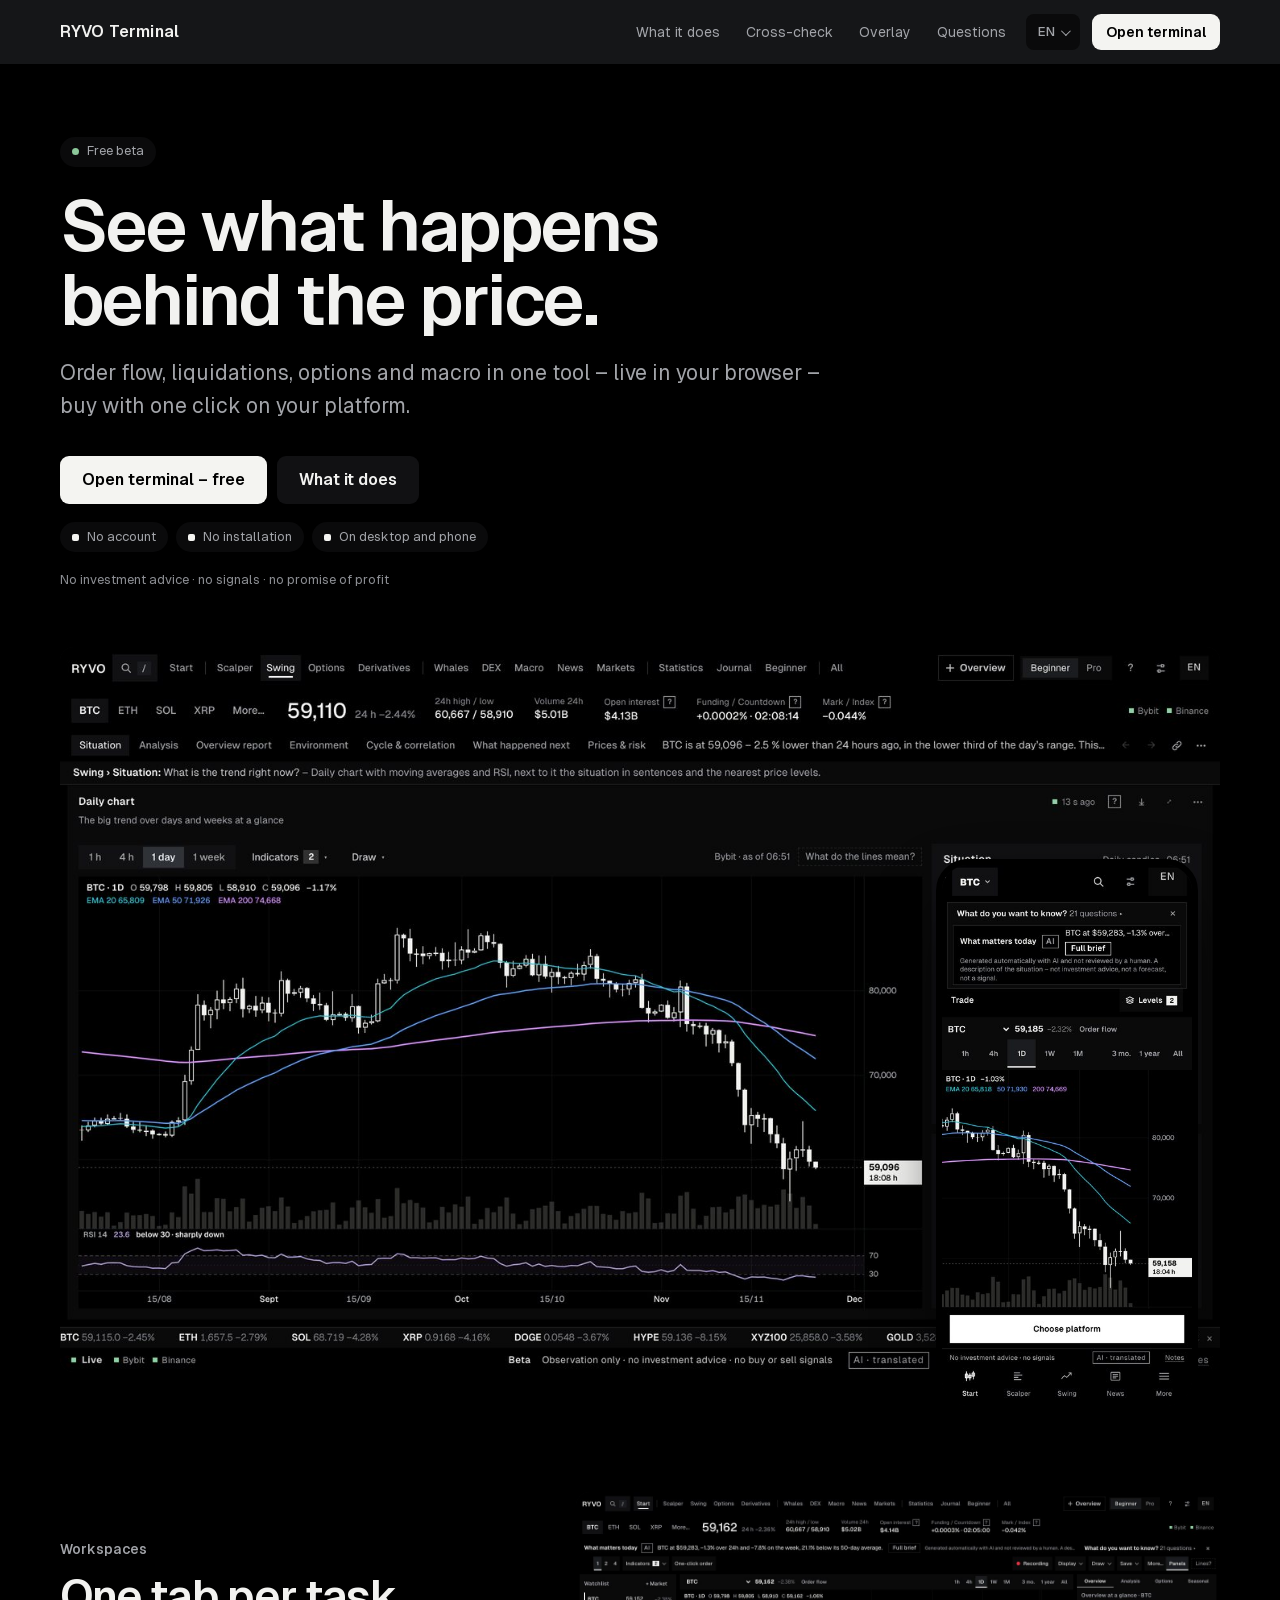
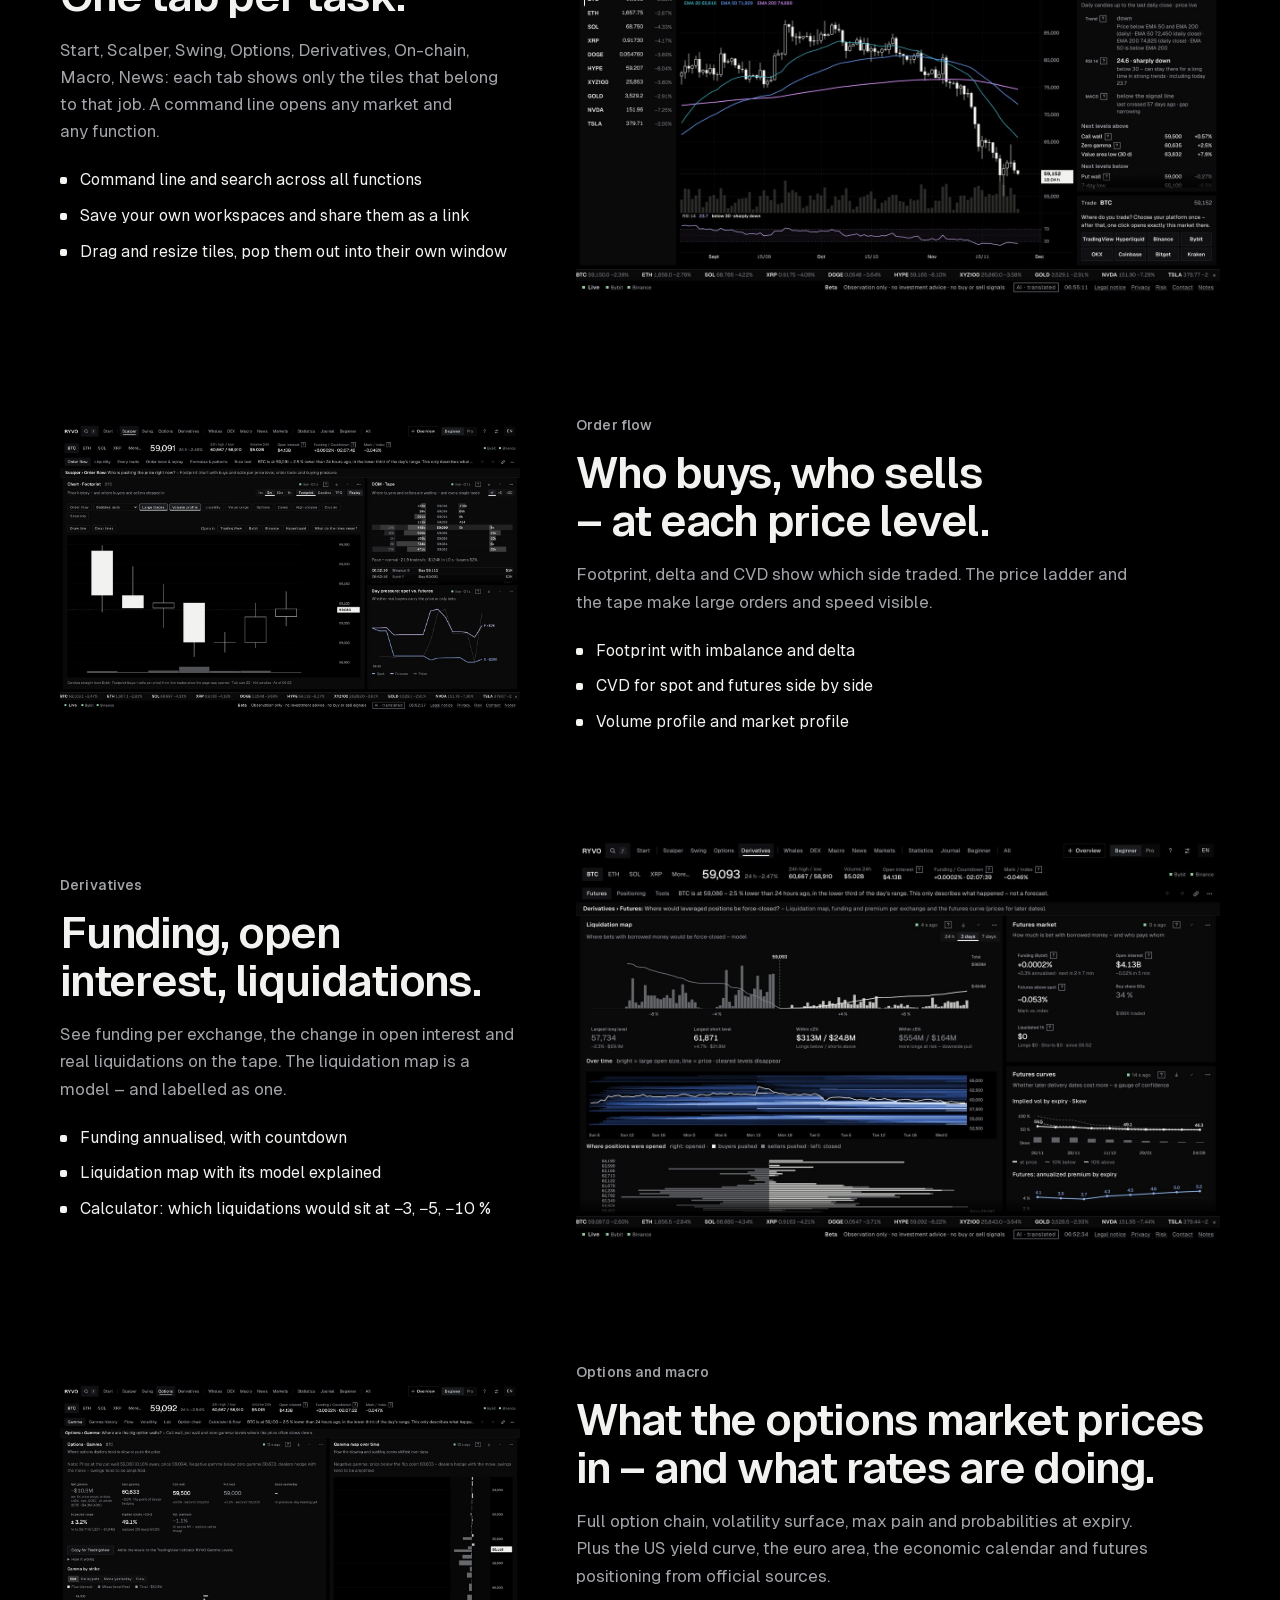
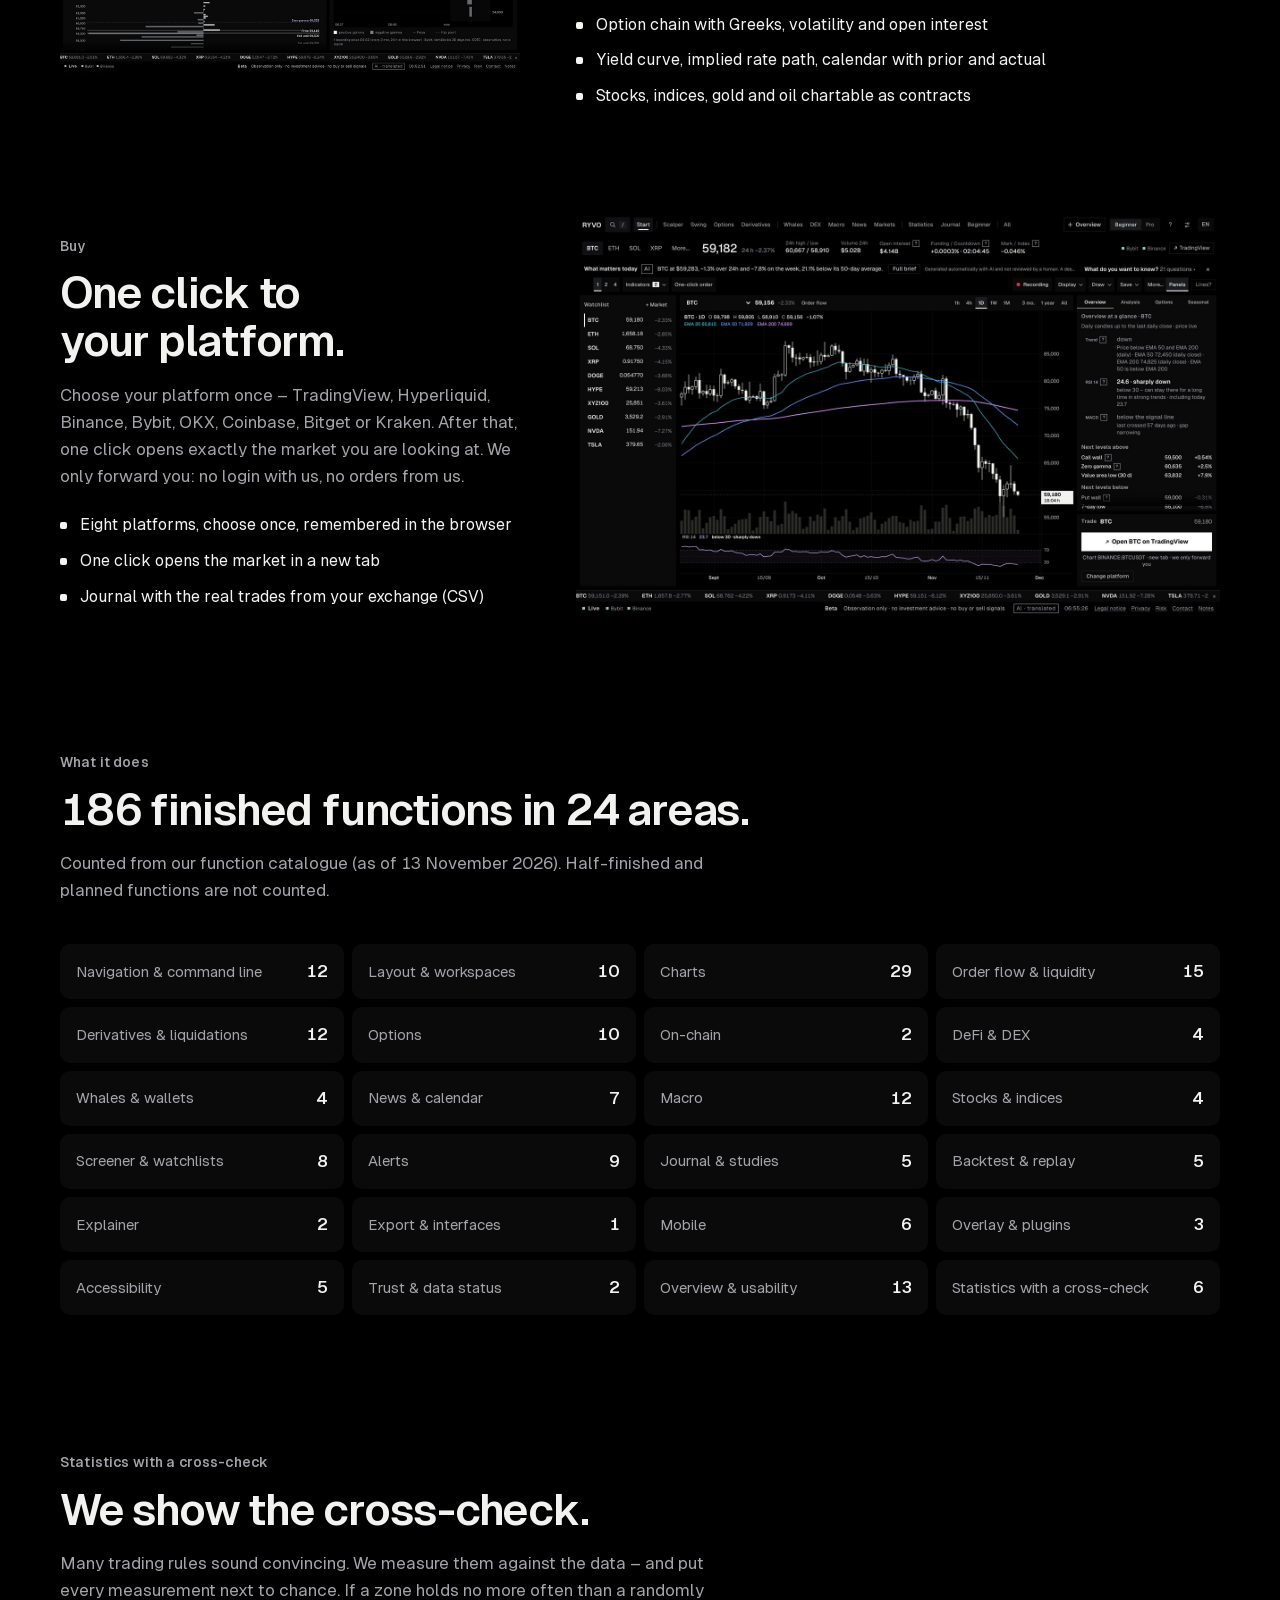
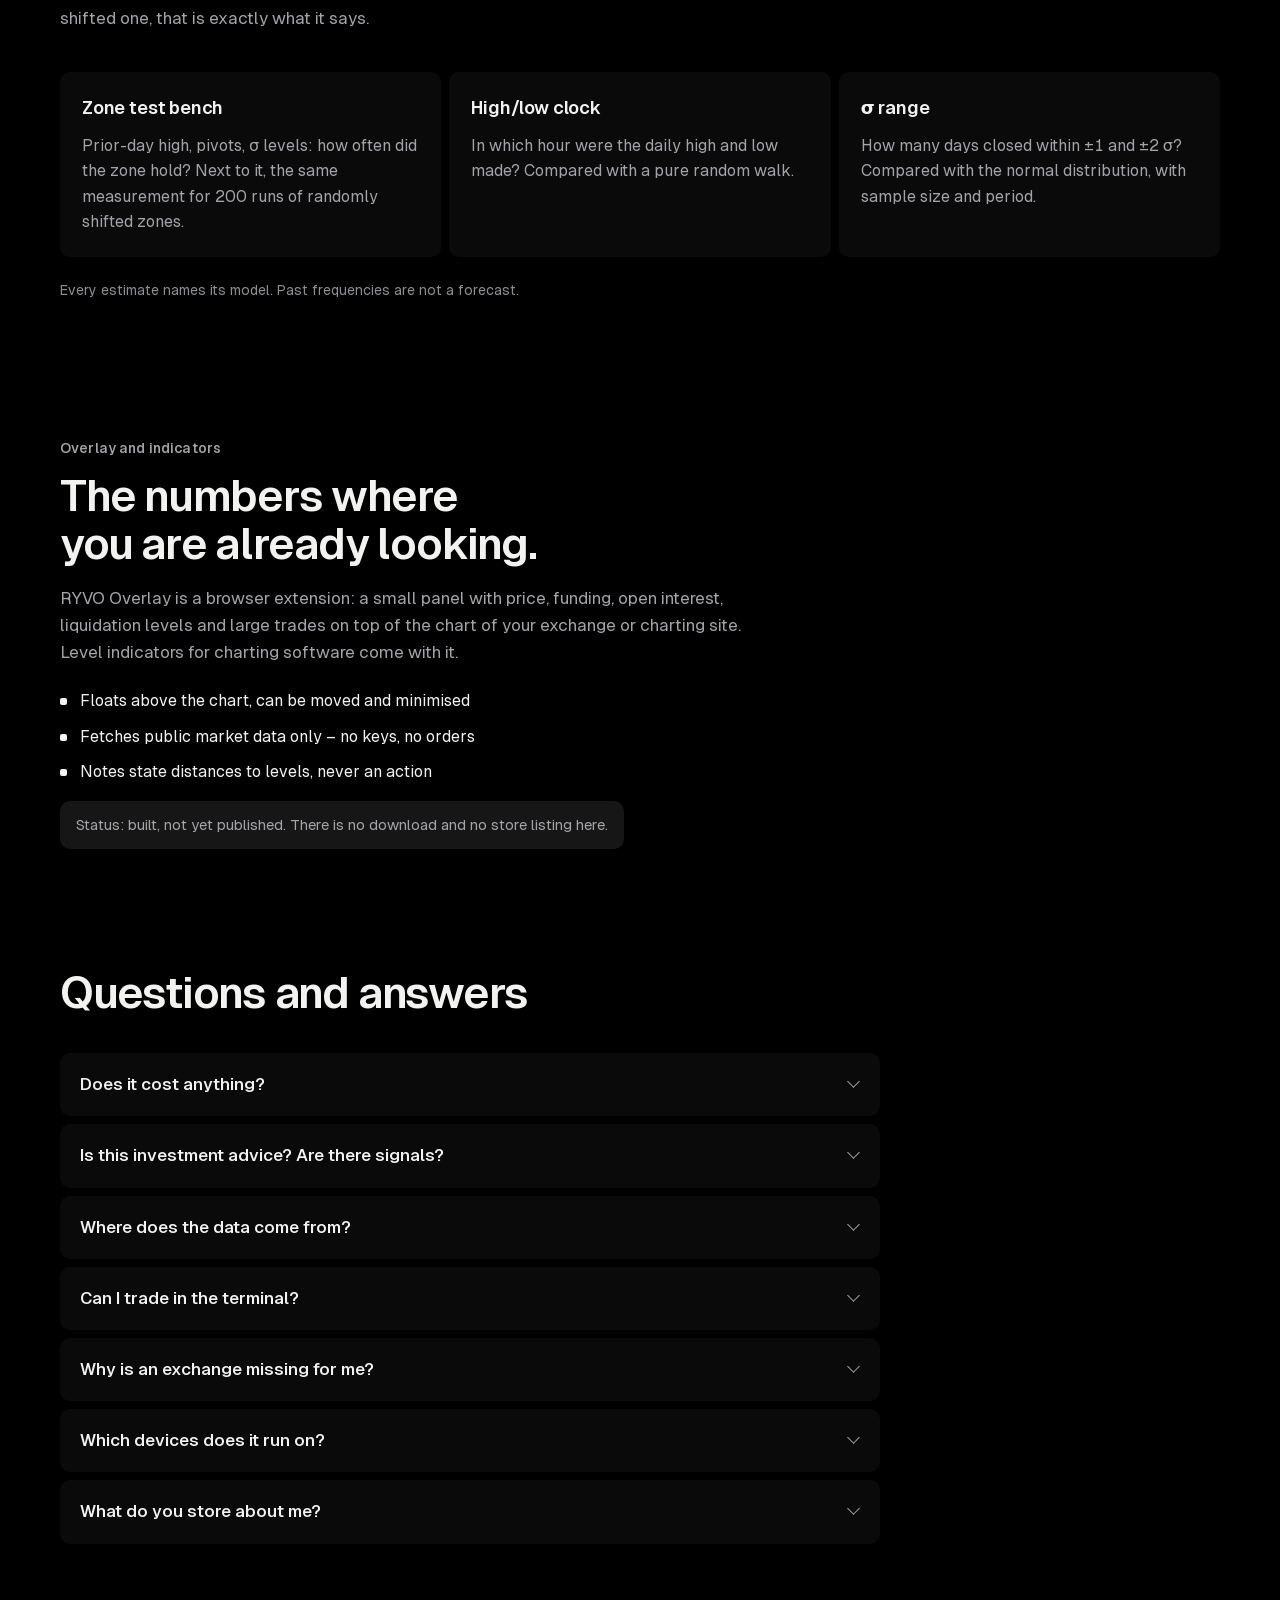
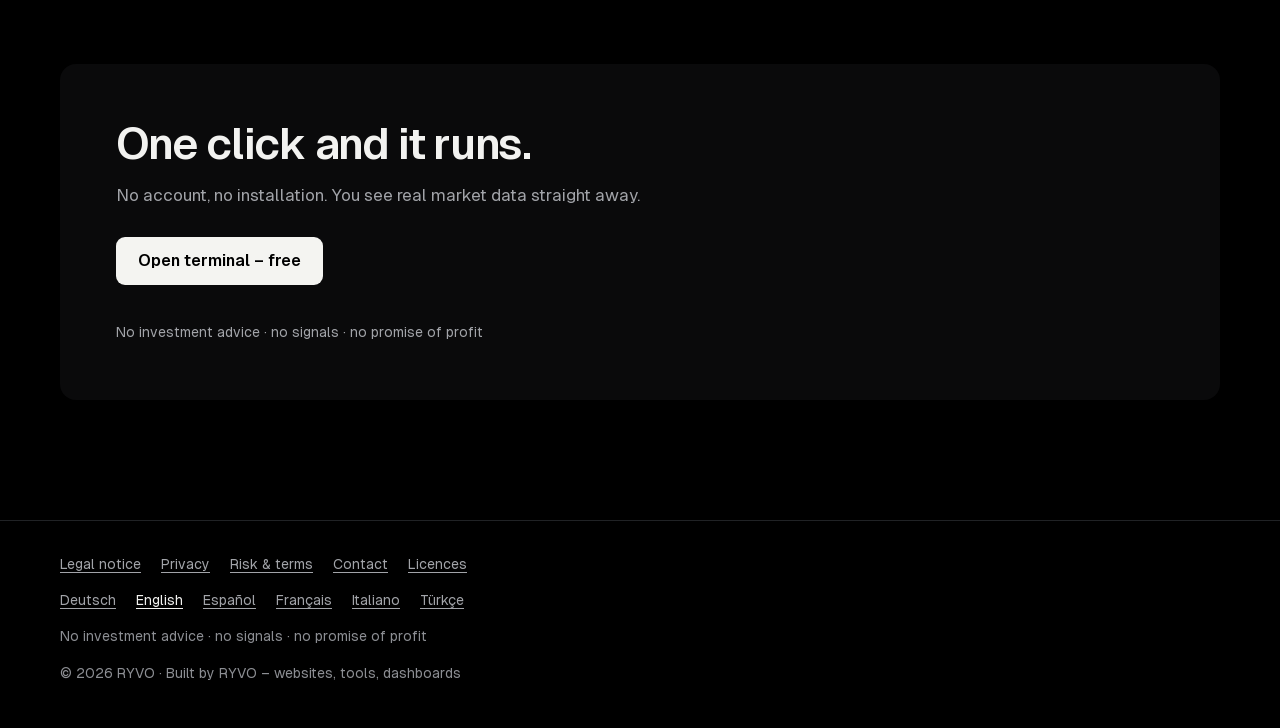
<file: start/en/index.html>
<!doctype html>
<html lang="en">
<head>
<meta charset="utf-8">
<meta name="viewport" content="width=device-width, initial-scale=1, viewport-fit=cover">
<title>RYVO Terminal – see what happens behind the price</title>
<meta name="description" content="Order flow, liquidations, options and macro in one tool: live in the browser, free in beta; buy on your own platform. No investment advice, no signals.">
<meta name="robots" content="noindex,nofollow">
<link rel="canonical" href="https://ryvohq.github.io/ryvo-terminal/start/en/">
<link rel="alternate" hreflang="de" href="https://ryvohq.github.io/ryvo-terminal/start/de/">
<link rel="alternate" hreflang="en" href="https://ryvohq.github.io/ryvo-terminal/start/en/">
<link rel="alternate" hreflang="es" href="https://ryvohq.github.io/ryvo-terminal/start/es/">
<link rel="alternate" hreflang="fr" href="https://ryvohq.github.io/ryvo-terminal/start/fr/">
<link rel="alternate" hreflang="it" href="https://ryvohq.github.io/ryvo-terminal/start/it/">
<link rel="alternate" hreflang="tr" href="https://ryvohq.github.io/ryvo-terminal/start/tr/">
<link rel="alternate" hreflang="x-default" href="https://ryvohq.github.io/ryvo-terminal/start/">
<meta name="theme-color" content="#000000">
<meta property="og:type" content="website">
<meta property="og:site_name" content="RYVO Terminal">
<meta property="og:locale" content="en_GB">
<meta property="og:title" content="RYVO Terminal – see what happens behind the price">
<meta property="og:description" content="Order flow, liquidations, options and macro in one tool: live in the browser, free in beta; buy on your own platform. No investment advice, no signals.">
<meta property="og:url" content="https://ryvohq.github.io/ryvo-terminal/start/en/">
<meta property="og:image" content="https://ryvohq.github.io/ryvo-terminal/start/bilder/og.jpg">
<meta property="og:image:width" content="1200">
<meta property="og:image:height" content="630">
<meta name="twitter:card" content="summary_large_image">
<meta name="twitter:title" content="RYVO Terminal – see what happens behind the price">
<meta name="twitter:description" content="Order flow, liquidations, options and macro in one tool: live in the browser, free in beta; buy on your own platform. No investment advice, no signals.">
<meta name="twitter:image" content="https://ryvohq.github.io/ryvo-terminal/start/bilder/og.jpg">
<link rel="icon" href="../bilder/zeichen.svg" type="image/svg+xml">
<script type="application/ld+json">{"@context": "https://schema.org", "@type": "SoftwareApplication", "name": "RYVO Terminal", "applicationCategory": "FinanceApplication", "operatingSystem": "Web", "url": "https://ryvohq.github.io/ryvo-terminal/", "inLanguage": "en", "description": "Order flow, liquidations, options and macro in one tool: live in the browser, free in beta; buy on your own platform. No investment advice, no signals.", "isAccessibleForFree": true, "offers": {"@type": "Offer", "price": "0", "priceCurrency": "EUR"}, "publisher": {"@type": "Organization", "name": "RYVO"}}</script>
<link rel="preload" href="../schrift/Geist-Variable.woff2" as="font" type="font/woff2" crossorigin>
<style>
@font-face{font-family:"Geist";src:url("../schrift/Geist-Variable.woff2") format("woff2");font-weight:100 900;font-display:swap}
:root{--bg:#000000;--f1:#0a0a0b;--f2:#111113;--f3:#1b1c1f;--trenn:#202225;--t1:#f2f2f0;--t2:#a2a4a9;--leise:#8c8e93;--akzent:#f4f4f1;--akzent-weich:rgba(244,244,241,.09);--live:#8cc79a;--r:10px;color-scheme:dark}
*{box-sizing:border-box;margin:0}
html{-webkit-text-size-adjust:100%;scroll-behavior:smooth;scroll-padding-top:76px}
@media (prefers-reduced-motion:reduce){html{scroll-behavior:auto}*{transition:none!important}}
body{background:var(--bg);color:var(--t1);font:400 17px/1.6 "Geist",system-ui,-apple-system,"Segoe UI",sans-serif;font-feature-settings:"tnum" 1,"ss01" 1;-webkit-font-smoothing:antialiased}
a{color:inherit}
img{display:block;max-width:100%;height:auto}
:focus-visible{outline:2px solid var(--akzent);outline-offset:3px;border-radius:6px}
.rahmen{width:min(1160px,100% - 40px);margin-inline:auto}
.sprung{position:absolute;left:12px;top:-64px;z-index:20;background:var(--akzent);color:var(--bg);padding:10px 14px;border-radius:8px;font-weight:600;text-decoration:none}
.sprung:focus{top:12px}
.kopf{position:sticky;top:0;z-index:10;background:rgba(23,24,27,.92);backdrop-filter:blur(12px);-webkit-backdrop-filter:blur(12px)}
.kopf .rahmen{display:flex;align-items:center;gap:8px;height:64px}
.marke{display:flex;align-items:center;gap:10px;font-weight:600;font-size:16px;letter-spacing:.01em;text-decoration:none;margin-right:auto;white-space:nowrap}
.kopf nav{display:flex;gap:2px}
.kopf nav a{font-size:14px;color:var(--t2);text-decoration:none;padding:8px 12px;border-radius:8px;white-space:nowrap}
.kopf nav a:hover{color:var(--t1);background:var(--f1)}
.sprachwahl{position:relative}
.sprachwahl summary{list-style:none;cursor:pointer;display:flex;align-items:center;gap:6px;height:36px;padding:0 12px;border-radius:8px;background:var(--f1);color:var(--t2);font-size:13px;font-weight:500}
.sprachwahl summary::-webkit-details-marker{display:none}
.sprachwahl summary::after{content:"";width:6px;height:6px;border-right:1.5px solid currentColor;border-bottom:1.5px solid currentColor;transform:rotate(45deg) translateY(-2px)}
.sprachwahl[open] summary{color:var(--t1);background:var(--f2)}
.sprachwahl ul{position:absolute;right:0;top:44px;list-style:none;padding:6px;background:var(--f2);border-radius:var(--r);min-width:168px;box-shadow:0 18px 50px rgba(0,0,0,.5)}
.sprachwahl a{display:flex;justify-content:space-between;gap:16px;padding:9px 10px;border-radius:7px;text-decoration:none;font-size:14px;color:var(--t2)}
.sprachwahl a:hover,.sprachwahl a[aria-current]{background:var(--f3);color:var(--t1)}
.sprachwahl a span{color:var(--t2);font-size:12px}
.knopf{display:inline-flex;align-items:center;justify-content:center;gap:8px;min-height:48px;padding:0 22px;border-radius:9px;font-weight:600;font-size:16px;text-decoration:none;white-space:nowrap;transition:filter .15s,background .15s}
.knopf.haupt{background:var(--akzent);color:#000000}
.knopf.haupt:hover{filter:brightness(1.08)}
.knopf.zweit{background:var(--f2);color:var(--t1)}
.knopf.zweit:hover{background:var(--f3)}
.kopf .knopf{min-height:36px;padding:0 14px;font-size:14px;margin-left:4px}
.held{padding:72px 0 0}
.chip{display:inline-flex;align-items:center;gap:8px;height:30px;padding:0 12px;border-radius:999px;background:var(--f1);color:var(--t2);font-size:13px}
.chip::before{content:"";width:7px;height:7px;border-radius:2px;background:var(--akzent)}
.chip.live::before{border-radius:50%;background:var(--live)}
h1{font-size:clamp(38px,6.4vw,72px);line-height:1.03;font-weight:600;letter-spacing:-.035em;margin:22px 0 20px;max-width:14ch;text-wrap:balance}
.held .unter{font-size:clamp(17px,1.9vw,21px);color:var(--t2);max-width:56ch;text-wrap:pretty}
.held .knoepfe{display:flex;flex-wrap:wrap;gap:10px;margin:32px 0 18px}
.ohne{display:flex;flex-wrap:wrap;gap:8px;list-style:none;padding:0}
.kern{margin-top:18px;font-size:13px;color:var(--leise)}
.buehne{position:relative;margin-top:56px}
.foto{border-radius:14px;overflow:hidden;background:var(--f1);box-shadow:0 40px 90px -40px rgba(0,0,0,.9)}
.foto img{width:100%}
.foto figcaption{font-size:12px;color:var(--leise);padding:9px 14px;border-top:1px solid var(--trenn)}
.foto.handy{width:min(27%,250px);border-radius:26px}
.buehne .handy{position:absolute;right:28px;bottom:-34px;box-shadow:0 30px 70px -10px rgba(0,0,0,.9);outline:6px solid var(--bg)}
.schema{aspect-ratio:1440/900;display:grid;grid-template-rows:auto 1fr;gap:8px;padding:10px;background:var(--bg)}
.handy .schema{aspect-ratio:390/700;grid-template-rows:auto auto 1fr auto}
.sk-kopf{display:flex;align-items:center;gap:12px;height:34px;padding:0 6px;min-width:0}
.sk-kopf b{font-size:14px;font-weight:600}
.sk-befehl{width:18%;height:22px;border-radius:7px;background:var(--f2);flex:none}
.sk-reiter{display:flex;gap:2px;min-width:0;overflow:hidden}
.sk-reiter span{font-size:clamp(9px,1vw,13px);color:var(--leise);padding:5px 9px;border-radius:7px;white-space:nowrap;position:relative}
.sk-reiter span[aria-current]{color:var(--t1);background:var(--f2);box-shadow:inset 0 -2px 0 -0px var(--akzent)}
.sk-raster{display:grid;gap:8px;min-height:0;grid-template-columns:repeat(12,1fr);grid-template-rows:repeat(6,1fr)}
.sk-kachel{background:var(--f1);border-radius:var(--r);padding:12px 14px;display:flex;flex-direction:column;gap:9px;min-width:0;min-height:0;overflow:hidden}
.sk-kachel b{font-size:clamp(10px,1.05vw,14px);font-weight:550;color:var(--t2);white-space:nowrap;overflow:hidden;text-overflow:ellipsis}
.sk-kachel i{display:block;height:8px;border-radius:4px;background:var(--f2);width:72%}
.sk-kachel i:nth-of-type(2){width:46%}.sk-kachel i:nth-of-type(3){width:58%}.sk-kachel i:nth-of-type(4){width:34%}
.sk-kachel.gross{flex:1}
.n4 .sk-kachel:nth-child(1){grid-area:1/1/7/8}.n4 .sk-kachel:nth-child(2){grid-area:1/8/4/13}.n4 .sk-kachel:nth-child(3){grid-area:4/8/7/11}.n4 .sk-kachel:nth-child(4){grid-area:4/11/7/13}
.n5 .sk-kachel:nth-child(1){grid-area:1/1/7/3}.n5 .sk-kachel:nth-child(2){grid-area:1/3/7/10}.n5 .sk-kachel:nth-child(3){grid-area:1/10/3/13}.n5 .sk-kachel:nth-child(4){grid-area:3/10/5/13}.n5 .sk-kachel:nth-child(5){grid-area:5/10/7/13}
.sk-leiste{display:flex;justify-content:space-around;padding:8px 0}
.sk-leiste i{width:22px;height:22px;border-radius:7px;background:var(--f2);display:block}
section{padding:120px 0 0}
.kicker{color:var(--akzent);font-size:14px;font-weight:550;letter-spacing:.01em;margin-bottom:12px}
h2{font-size:clamp(28px,3.6vw,44px);line-height:1.1;font-weight:600;letter-spacing:-.028em;text-wrap:balance}
h3{font-size:18px;font-weight:600;letter-spacing:-.01em}
.zeile{display:grid;grid-template-columns:5fr 7fr;gap:56px;align-items:center}
.zeile:nth-of-type(even) .text{order:2}
.zeile+.zeile{margin-top:104px}
.text p{color:var(--t2);margin-top:16px;max-width:52ch;text-wrap:pretty}
.punkte{list-style:none;padding:0;margin-top:22px;display:grid;gap:10px}
.punkte li{position:relative;padding-left:20px;color:var(--t1);font-size:16px}
.punkte li::before{content:"";position:absolute;left:0;top:.62em;width:7px;height:7px;border-radius:2px;background:var(--akzent)}
.kopfzeile{max-width:760px}
.kopfzeile p{color:var(--t2);margin-top:16px;max-width:62ch}
.bereiche{list-style:none;padding:0;margin-top:40px;display:grid;grid-template-columns:repeat(4,1fr);gap:8px}
.bereiche li{display:flex;align-items:center;justify-content:space-between;gap:12px;background:var(--f1);border-radius:var(--r);padding:14px 16px;font-size:15px;color:var(--t2)}
.bereiche b{font-weight:550;color:var(--t1);font-size:17px}
.karten{display:grid;grid-template-columns:repeat(3,1fr);gap:8px;margin-top:40px}
.karte{background:var(--f1);border-radius:var(--r);padding:22px}
.karte p{color:var(--t2);font-size:16px;margin-top:10px}
.fein{margin-top:22px;font-size:14px;color:var(--leise)}
.status{display:inline-flex;margin-top:26px;background:var(--akzent-weich);color:var(--t1);border-radius:var(--r);padding:12px 16px;font-size:15px}
.band{background:var(--f1);border-radius:16px;padding:56px;display:grid;gap:14px;justify-items:start}
.band p{color:var(--t2);max-width:58ch}
.band .knopf{margin-top:14px}
.faq{margin-top:36px;max-width:820px;display:grid;gap:8px}
.faq details{background:var(--f1);border-radius:var(--r)}
.faq summary{cursor:pointer;list-style:none;padding:18px 52px 18px 20px;font-weight:550;position:relative}
.faq summary::-webkit-details-marker{display:none}
.faq summary::after{content:"";position:absolute;right:22px;top:24px;width:8px;height:8px;border-right:1.5px solid var(--t2);border-bottom:1.5px solid var(--t2);transform:rotate(45deg)}
.faq details[open] summary::after{transform:rotate(-135deg);top:28px}
.faq p{padding:0 20px 20px;color:var(--t2);max-width:68ch}
.faq a{color:var(--akzent)}
footer{margin-top:120px;border-top:1px solid var(--trenn);padding:32px 0 44px;font-size:14px;color:var(--leise)}
footer .rahmen{display:grid;gap:14px}
footer nav{display:flex;flex-wrap:wrap;gap:6px 20px}
footer a{color:var(--t2);text-underline-offset:3px}
footer a[aria-current]{color:var(--t1)}
@media (max-width:980px){.kopf nav{display:none}.zeile{grid-template-columns:1fr;gap:28px}.zeile:nth-of-type(even) .text{order:0}.bereiche{grid-template-columns:repeat(2,1fr)}.karten{grid-template-columns:1fr}section{padding-top:88px}.zeile+.zeile{margin-top:72px}.band{padding:32px 24px}}
@media (max-width:520px){.rahmen{width:calc(100% - 32px)}.kopf .knopf{display:none}.held{padding-top:44px}.held .knoepfe .knopf{width:100%}.buehne{margin-top:40px}.buehne .handy{right:12px;bottom:-22px;width:30%;border-radius:16px;outline-width:4px}.sk-kachel{padding:7px 8px;gap:5px;border-radius:7px}.sk-kachel i{height:5px}.sk-kopf{height:22px;gap:6px}.sk-reiter span{padding:3px 5px}.schema{padding:6px;gap:5px}.sk-raster{gap:5px}.bereiche li{padding:12px;font-size:14px}.foto{border-radius:10px}.buehne .foto:not(.handy){display:none}.buehne .handy{position:static;width:min(74%,290px);margin-inline:auto;outline:0;border-radius:22px}.handy .schema{padding:10px;gap:8px}.handy .sk-kopf{height:30px}.handy .sk-reiter span{padding:5px 8px;font-size:12px}.handy .sk-kachel{padding:12px;gap:9px;border-radius:10px}.handy .sk-kachel i{height:8px}}
</style>
</head>
<body>
<a class="sprung" href="#inhalt">Skip to content</a>
<header class="kopf"><div class="rahmen">
  <a class="marke" href="./">RYVO Terminal</a>
  <nav aria-label="What it does"><a href="#kann">What it does</a><a href="#gegenprobe">Cross-check</a><a href="#overlay">Overlay</a><a href="#faq">Questions</a></nav>
  <details class="sprachwahl"><summary aria-label="Choose language">EN</summary><ul><li><a href="../de/" hreflang="de" lang="de" data-sprache="de">Deutsch<span>DE</span></a></li><li><a href="../en/" hreflang="en" lang="en" data-sprache="en" aria-current="page">English<span>EN</span></a></li><li><a href="../es/" hreflang="es" lang="es" data-sprache="es">Español<span>ES</span></a></li><li><a href="../fr/" hreflang="fr" lang="fr" data-sprache="fr">Français<span>FR</span></a></li><li><a href="../it/" hreflang="it" lang="it" data-sprache="it">Italiano<span>IT</span></a></li><li><a href="../tr/" hreflang="tr" lang="tr" data-sprache="tr">Türkçe<span>TR</span></a></li></ul></details>
  <a class="knopf haupt" href="../../?lang=en">Open terminal</a>
</div></header>
<main id="inhalt">
<div class="held"><div class="rahmen">
  <span class="chip live">Free beta</span>
  <h1>See what happens behind the price.</h1>
  <p class="unter">Order flow, liquidations, options and macro in one tool – live in your browser – buy with one click on your platform.</p>
  <div class="knoepfe"><a class="knopf haupt" href="../../?lang=en">Open terminal – free</a><a class="knopf zweit" href="#kann">What it does</a></div>
  <ul class="ohne"><li class="chip">No account</li><li class="chip">No installation</li><li class="chip">On desktop and phone</li></ul>
  <p class="kern">No investment advice · no signals · no promise of profit</p>
  <div class="buehne"><figure class="foto" data-foto="reiter-swing" data-zustand="foto" data-foto-sprache="en"><img src="../bilder/reiter-swing-en.jpg" srcset="../bilder/reiter-swing-en.jpg 1x, ../bilder/reiter-swing-en@2x.jpg 2x" width="1440" height="900" alt="RYVO Terminal – Swing: Watchlist, Chart, Situation, Levels, On your platform" fetchpriority="high"></figure><figure class="foto handy" data-foto="handy-chart" data-zustand="foto" data-foto-sprache="en"><img src="../bilder/handy-chart-en.jpg" srcset="../bilder/handy-chart-en.jpg 1x, ../bilder/handy-chart-en@2x.jpg 2x" width="390" height="844" alt="RYVO Terminal – Swing: Chart" loading="lazy" decoding="async"></figure></div>
</div></div>
<section id="werkzeuge"><div class="rahmen">
<div class="zeile"><div class="text"><p class="kicker">Workspaces</p><h2>One tab per task.</h2><p>Start, Scalper, Swing, Options, Derivatives, On-chain, Macro, News: each tab shows only the tiles that belong to that job. A command line opens any market and any function.</p><ul class="punkte"><li>Command line and search across all functions</li><li>Save your own workspaces and share them as a link</li><li>Drag and resize tiles, pop them out into their own window</li></ul></div><figure class="foto" data-foto="reiter-start" data-zustand="foto" data-foto-sprache="en"><img src="../bilder/reiter-start-en.jpg" srcset="../bilder/reiter-start-en.jpg 1x, ../bilder/reiter-start-en@2x.jpg 2x" width="1440" height="900" alt="RYVO Terminal – Start: Watchlist, Chart, Situation, Economic calendar, On your platform" loading="lazy" decoding="async"></figure></div>
<div class="zeile"><div class="text"><p class="kicker">Order flow</p><h2>Who buys, who sells – at each price level.</h2><p>Footprint, delta and CVD show which side traded. The price ladder and the tape make large orders and speed visible.</p><ul class="punkte"><li>Footprint with imbalance and delta</li><li>CVD for spot and futures side by side</li><li>Volume profile and market profile</li></ul></div><figure class="foto" data-foto="reiter-scalper" data-zustand="foto" data-foto-sprache="en"><img src="../bilder/reiter-scalper-en.jpg" srcset="../bilder/reiter-scalper-en.jpg 1x, ../bilder/reiter-scalper-en@2x.jpg 2x" width="1440" height="900" alt="RYVO Terminal – Scalper: Chart, Footprint, Order book, Tape" loading="lazy" decoding="async"></figure></div>
<div class="zeile"><div class="text"><p class="kicker">Derivatives</p><h2>Funding, open interest, liquidations.</h2><p>See funding per exchange, the change in open interest and real liquidations on the tape. The liquidation map is a model – and labelled as one.</p><ul class="punkte"><li>Funding annualised, with countdown</li><li>Liquidation map with its model explained</li><li>Calculator: which liquidations would sit at −3, −5, −10 %</li></ul></div><figure class="foto" data-foto="reiter-derivate" data-zustand="foto" data-foto-sprache="en"><img src="../bilder/reiter-derivate-en.jpg" srcset="../bilder/reiter-derivate-en.jpg 1x, ../bilder/reiter-derivate-en@2x.jpg 2x" width="1440" height="900" alt="RYVO Terminal – Derivatives: Funding, Open interest, Liquidation map (model), Live liquidations" loading="lazy" decoding="async"></figure></div>
<div class="zeile"><div class="text"><p class="kicker">Options and macro</p><h2>What the options market prices in – and what rates are doing.</h2><p>Full option chain, volatility surface, max pain and probabilities at expiry. Plus the US yield curve, the euro area, the economic calendar and futures positioning from official sources.</p><ul class="punkte"><li>Option chain with Greeks, volatility and open interest</li><li>Yield curve, implied rate path, calendar with prior and actual</li><li>Stocks, indices, gold and oil chartable as contracts</li></ul></div><figure class="foto" data-foto="reiter-optionen" data-zustand="foto" data-foto-sprache="en"><img src="../bilder/reiter-optionen-en.jpg" srcset="../bilder/reiter-optionen-en.jpg 1x, ../bilder/reiter-optionen-en@2x.jpg 2x" width="1440" height="900" alt="RYVO Terminal – Options: Option chain, IV surface, Max pain, Probabilities" loading="lazy" decoding="async"></figure></div>
<div class="zeile"><div class="text"><p class="kicker">Buy</p><h2>One click to your platform.</h2><p>Choose your platform once – TradingView, Hyperliquid, Binance, Bybit, OKX, Coinbase, Bitget or Kraken. After that, one click opens exactly the market you are looking at. We only forward you: no login with us, no orders from us.</p><ul class="punkte"><li>Eight platforms, choose once, remembered in the browser</li><li>One click opens the market in a new tab</li><li>Journal with the real trades from your exchange (CSV)</li></ul></div><figure class="foto" data-foto="plattform" data-zustand="foto" data-foto-sprache="en"><img src="../bilder/plattform-en.jpg" srcset="../bilder/plattform-en.jpg 1x, ../bilder/plattform-en@2x.jpg 2x" width="1440" height="900" alt="RYVO Terminal – Start: Chart, On your platform, Watchlist, Situation" loading="lazy" decoding="async"></figure></div>
</div></section>
<section id="kann"><div class="rahmen">
  <div class="kopfzeile"><p class="kicker">What it does</p><h2 data-funktionen="186" data-bereiche="24">186 finished functions in 24 areas.</h2><p>Counted from our function catalogue (as of 13 November 2026). Half-finished and planned functions are not counted.</p></div>
  <ul class="bereiche"><li><span>Navigation &amp; command line</span><b>12</b></li><li><span>Layout &amp; workspaces</span><b>10</b></li><li><span>Charts</span><b>29</b></li><li><span>Order flow &amp; liquidity</span><b>15</b></li><li><span>Derivatives &amp; liquidations</span><b>12</b></li><li><span>Options</span><b>10</b></li><li><span>On-chain</span><b>2</b></li><li><span>DeFi &amp; DEX</span><b>4</b></li><li><span>Whales &amp; wallets</span><b>4</b></li><li><span>News &amp; calendar</span><b>7</b></li><li><span>Macro</span><b>12</b></li><li><span>Stocks &amp; indices</span><b>4</b></li><li><span>Screener &amp; watchlists</span><b>8</b></li><li><span>Alerts</span><b>9</b></li><li><span>Journal &amp; studies</span><b>5</b></li><li><span>Backtest &amp; replay</span><b>5</b></li><li><span>Explainer</span><b>2</b></li><li><span>Export &amp; interfaces</span><b>1</b></li><li><span>Mobile</span><b>6</b></li><li><span>Overlay &amp; plugins</span><b>3</b></li><li><span>Accessibility</span><b>5</b></li><li><span>Trust &amp; data status</span><b>2</b></li><li><span>Overview &amp; usability</span><b>13</b></li><li><span>Statistics with a cross-check</span><b>6</b></li></ul>
</div></section>
<section id="gegenprobe"><div class="rahmen">
  <div class="kopfzeile"><p class="kicker">Statistics with a cross-check</p><h2>We show the cross-check.</h2><p>Many trading rules sound convincing. We measure them against the data – and put every measurement next to chance. If a zone holds no more often than a randomly shifted one, that is exactly what it says.</p></div>
  <div class="karten"><div class="karte"><h3>Zone test bench</h3><p>Prior-day high, pivots, σ levels: how often did the zone hold? Next to it, the same measurement for 200 runs of randomly shifted zones.</p></div><div class="karte"><h3>High/low clock</h3><p>In which hour were the daily high and low made? Compared with a pure random walk.</p></div><div class="karte"><h3>σ range</h3><p>How many days closed within ±1 and ±2 σ? Compared with the normal distribution, with sample size and period.</p></div></div>
  <p class="fein">Every estimate names its model. Past frequencies are not a forecast.</p>
</div></section>
<section id="overlay"><div class="rahmen">
  <div class="kopfzeile"><p class="kicker">Overlay and indicators</p><h2>The numbers where you are already looking.</h2><p>RYVO Overlay is a browser extension: a small panel with price, funding, open interest, liquidation levels and large trades on top of the chart of your exchange or charting site. Level indicators for charting software come with it.</p>
  <ul class="punkte"><li>Floats above the chart, can be moved and minimised</li><li>Fetches public market data only – no keys, no orders</li><li>Notes state distances to levels, never an action</li></ul><p class="status">Status: built, not yet published. There is no download and no store listing here.</p></div>
</div></section>
<section id="faq"><div class="rahmen">
  <h2>Questions and answers</h2>
  <div class="faq"><details><summary>Does it cost anything?</summary><p>No. The beta is free, with no account and no installation. A Pro version with additional tools is planned; price and date are not fixed.</p></details><details><summary>Is this investment advice? Are there signals?</summary><p>No. The terminal shows data and calculates metrics, the same for everyone. It never says “buy” or “sell” and does not know your personal situation.</p></details><details><summary>Where does the data come from?</summary><p>Your browser loads it directly from exchanges and public bodies, for example Bybit, Binance, Hyperliquid, the CFTC, the US Treasury, the ECB and Eurostat. We run no data server of our own. The full list is under Licences and Privacy.</p></details><details><summary>Can I trade in the terminal?</summary><p>No. You trade on your own platform – the terminal only opens the market there. We send no orders to any exchange, accept no money and hold nothing.</p></details><details><summary>Why is an exchange missing for me?</summary><p>Some exchanges cannot be reached from certain countries. The terminal then uses another source and shows which one at the top. If everything fails, it says “no data” instead of showing old values.</p></details><details><summary>Which devices does it run on?</summary><p>In current browsers on desktop and phone. It can also be installed as an app: in the terminal under View › “Install as app” (Chrome, Edge), on iPhone in Safari via Share › “Add to Home Screen”. Languages: German, English, Spanish, French, Italian, Turkish.</p></details><details><summary>What do you store about me?</summary><p>Nothing on a server. Settings and the journal live only in your browser. There are no cookies, no analytics and no ads.</p></details></div>
</div></section>
<section id="los"><div class="rahmen"><div class="band">
  <h2>One click and it runs.</h2><p>No account, no installation. You see real market data straight away.</p>
  <a class="knopf haupt" href="../../?lang=en">Open terminal – free</a>
  <p class="fein">No investment advice · no signals · no promise of profit</p>
</div></div></section>
</main>
<footer><div class="rahmen">
  <nav aria-label="Legal"><a href="../../recht/impressum.html?lang=en">Legal notice</a><a href="../../recht/datenschutz.html?lang=en">Privacy</a><a href="../../recht/hinweise.html?lang=en">Risk &amp; terms</a><a href="../../recht/kontakt.html?lang=en">Contact</a><a href="../../recht/lizenzen.html?lang=en">Licences</a></nav>
  <nav aria-label="Language"><a href="../de/" hreflang="de" lang="de" data-sprache="de">Deutsch</a><a href="../en/" hreflang="en" lang="en" data-sprache="en" aria-current="page">English</a><a href="../es/" hreflang="es" lang="es" data-sprache="es">Español</a><a href="../fr/" hreflang="fr" lang="fr" data-sprache="fr">Français</a><a href="../it/" hreflang="it" lang="it" data-sprache="it">Italiano</a><a href="../tr/" hreflang="tr" lang="tr" data-sprache="tr">Türkçe</a></nav>
  <p>No investment advice · no signals · no promise of profit</p>
  <p>© 2026 RYVO · Built by RYVO – websites, tools, dashboards</p>
</div></footer>
<script>document.addEventListener('click',function(e){var a=e.target.closest&&e.target.closest('a[data-sprache]');if(a){try{localStorage.setItem('profi.sprache',a.getAttribute('data-sprache'))}catch(x){}}});</script>
</body>
</html>
</file>
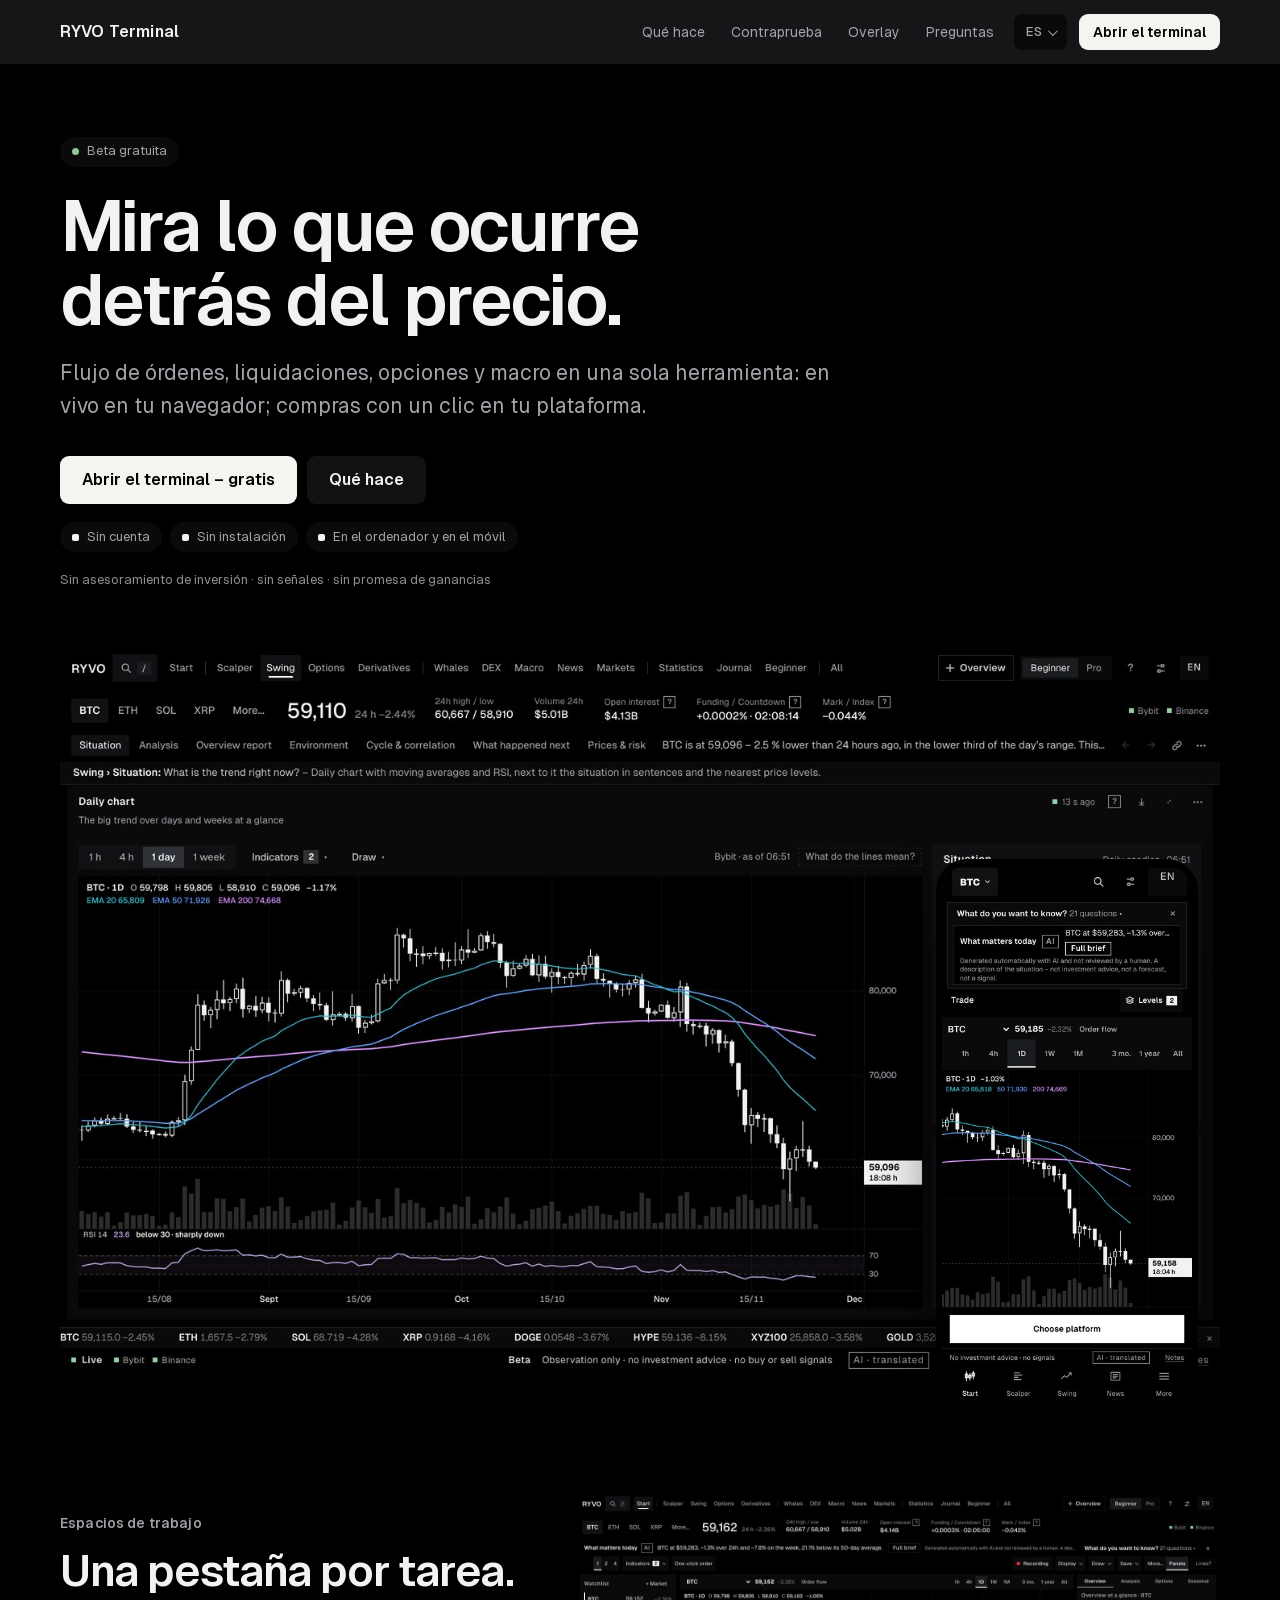
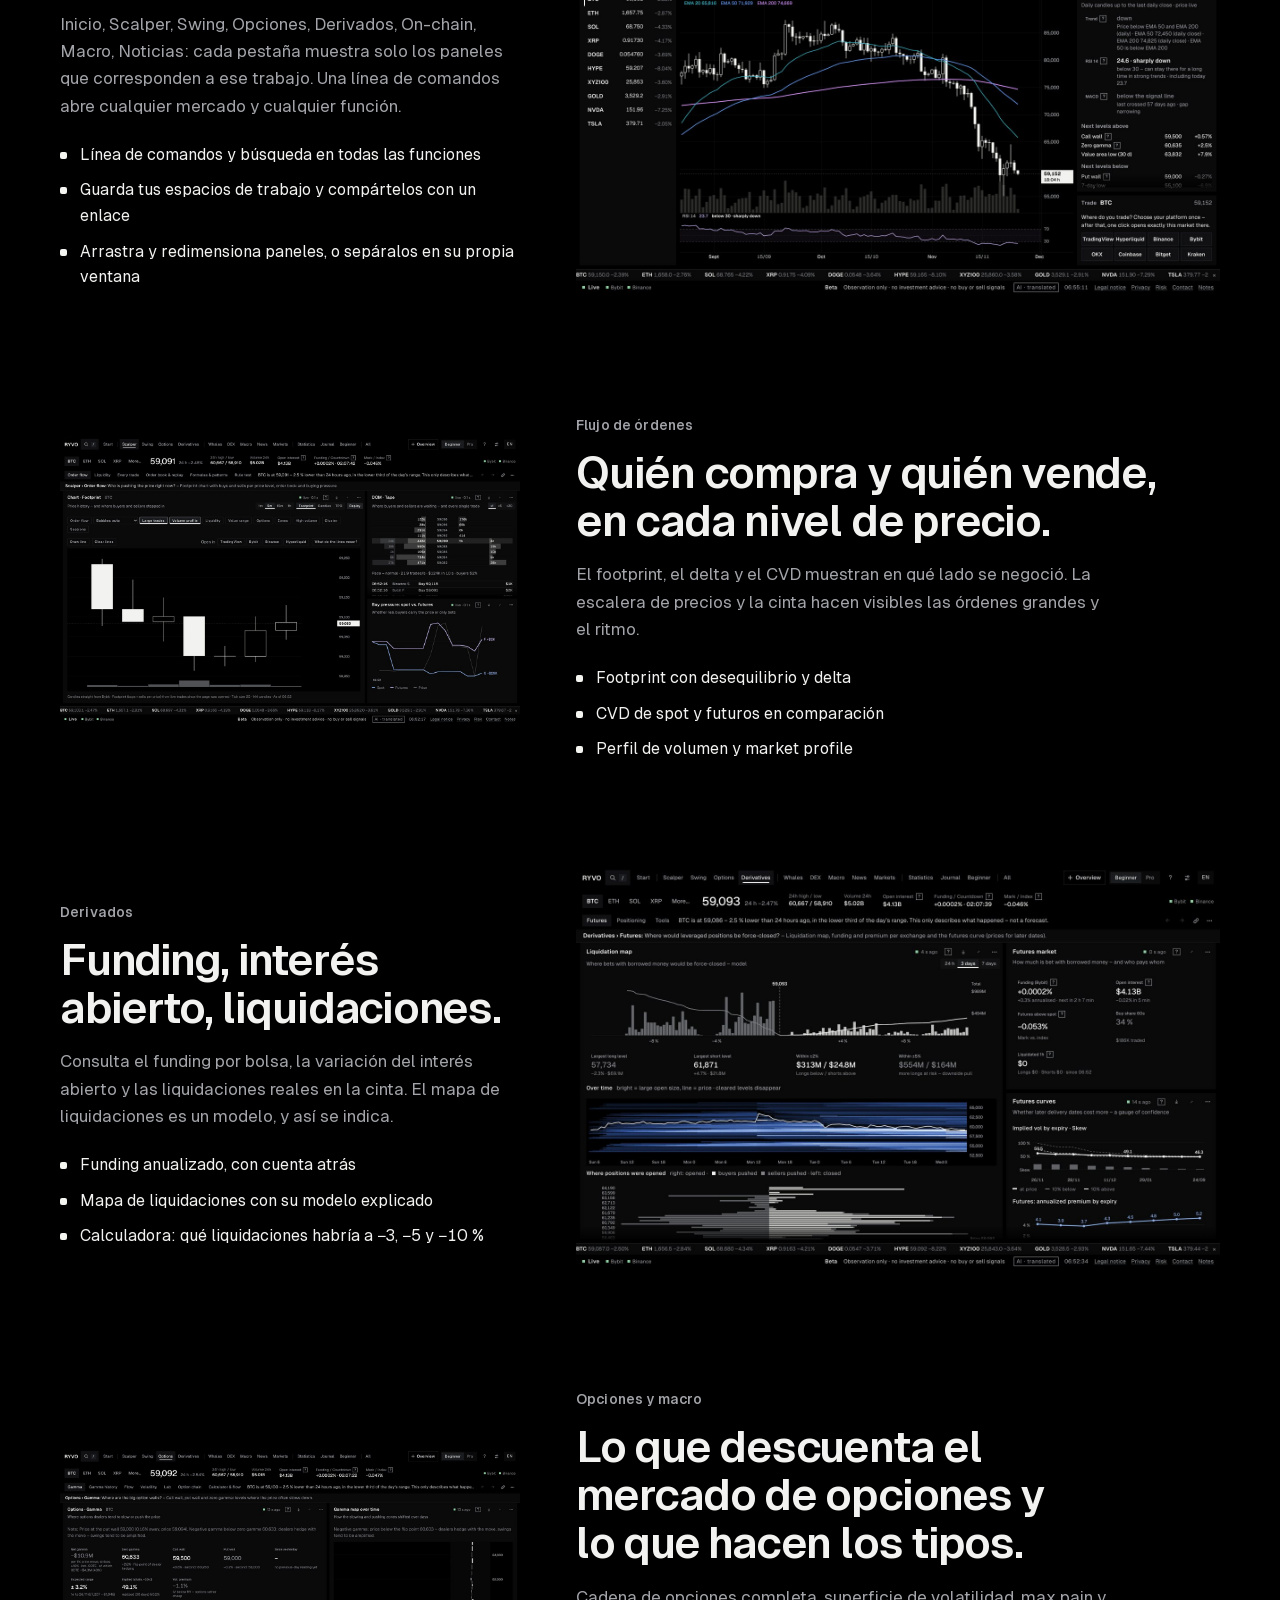
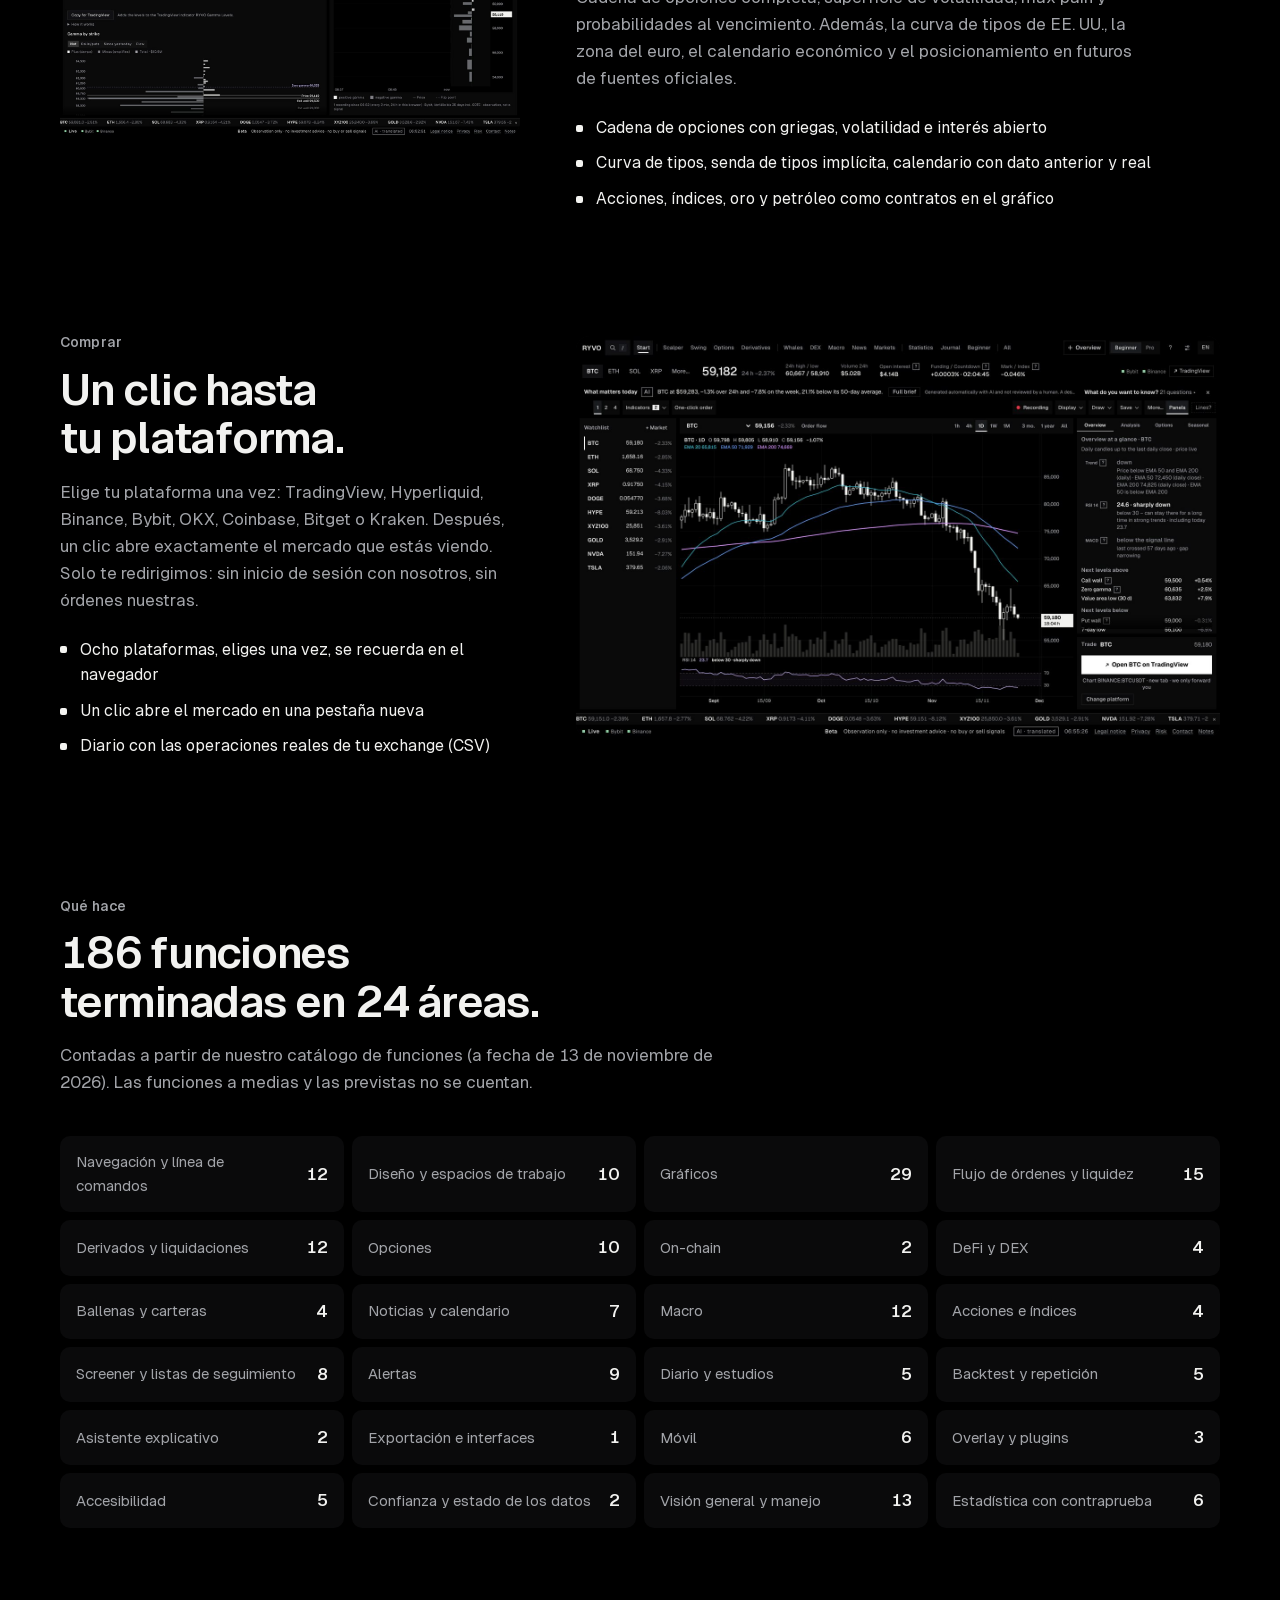
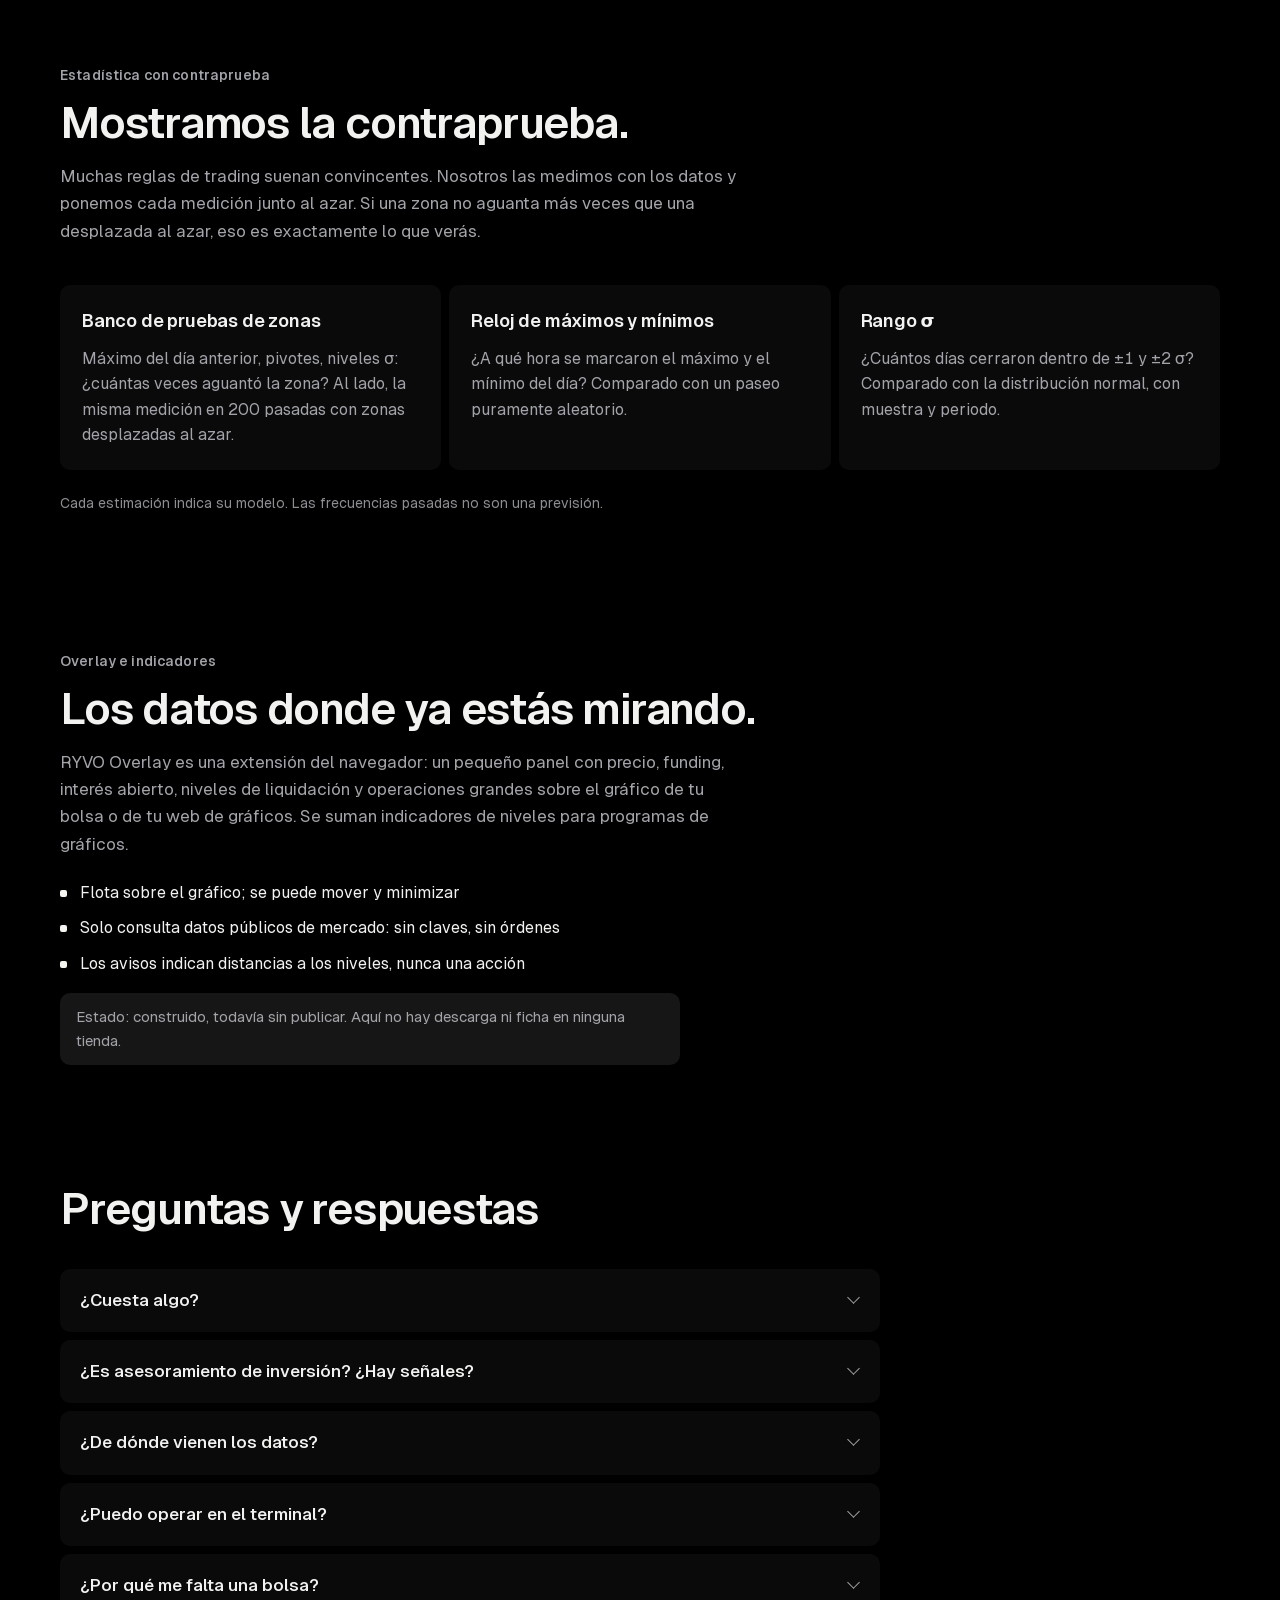
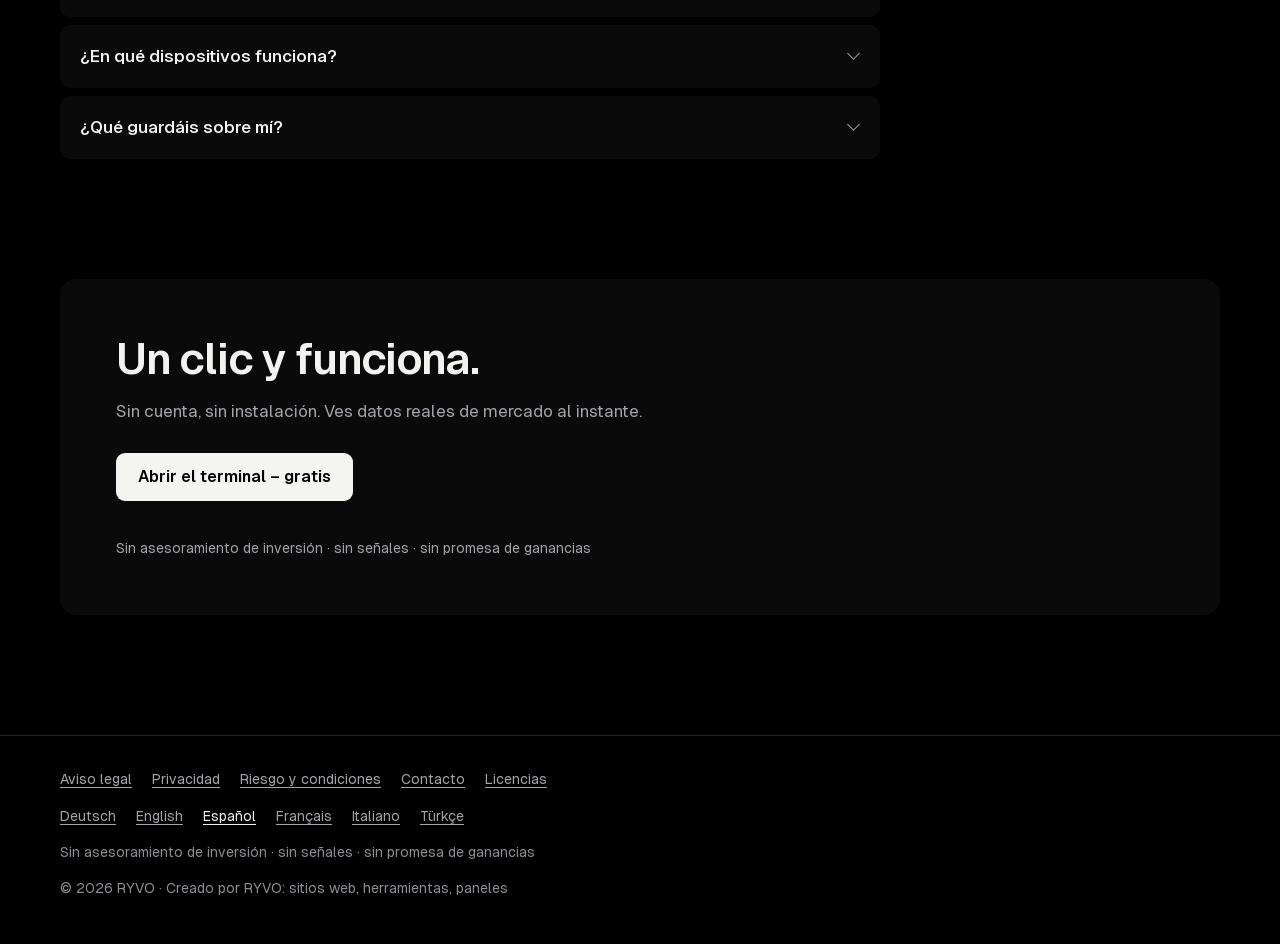
<file: start/es/index.html>
<!doctype html>
<html lang="es">
<head>
<meta charset="utf-8">
<meta name="viewport" content="width=device-width, initial-scale=1, viewport-fit=cover">
<title>RYVO Terminal – mira lo que ocurre detrás del precio</title>
<meta name="description" content="Flujo de órdenes, liquidaciones, opciones y macro en una sola herramienta: en vivo en el navegador, gratis en la beta; compras en tu propia plataforma. Sin asesoramiento de inversión, sin señales.">
<meta name="robots" content="noindex,nofollow">
<link rel="canonical" href="https://ryvohq.github.io/ryvo-terminal/start/es/">
<link rel="alternate" hreflang="de" href="https://ryvohq.github.io/ryvo-terminal/start/de/">
<link rel="alternate" hreflang="en" href="https://ryvohq.github.io/ryvo-terminal/start/en/">
<link rel="alternate" hreflang="es" href="https://ryvohq.github.io/ryvo-terminal/start/es/">
<link rel="alternate" hreflang="fr" href="https://ryvohq.github.io/ryvo-terminal/start/fr/">
<link rel="alternate" hreflang="it" href="https://ryvohq.github.io/ryvo-terminal/start/it/">
<link rel="alternate" hreflang="tr" href="https://ryvohq.github.io/ryvo-terminal/start/tr/">
<link rel="alternate" hreflang="x-default" href="https://ryvohq.github.io/ryvo-terminal/start/">
<meta name="theme-color" content="#000000">
<meta property="og:type" content="website">
<meta property="og:site_name" content="RYVO Terminal">
<meta property="og:locale" content="es_ES">
<meta property="og:title" content="RYVO Terminal – mira lo que ocurre detrás del precio">
<meta property="og:description" content="Flujo de órdenes, liquidaciones, opciones y macro en una sola herramienta: en vivo en el navegador, gratis en la beta; compras en tu propia plataforma. Sin asesoramiento de inversión, sin señales.">
<meta property="og:url" content="https://ryvohq.github.io/ryvo-terminal/start/es/">
<meta property="og:image" content="https://ryvohq.github.io/ryvo-terminal/start/bilder/og.jpg">
<meta property="og:image:width" content="1200">
<meta property="og:image:height" content="630">
<meta name="twitter:card" content="summary_large_image">
<meta name="twitter:title" content="RYVO Terminal – mira lo que ocurre detrás del precio">
<meta name="twitter:description" content="Flujo de órdenes, liquidaciones, opciones y macro en una sola herramienta: en vivo en el navegador, gratis en la beta; compras en tu propia plataforma. Sin asesoramiento de inversión, sin señales.">
<meta name="twitter:image" content="https://ryvohq.github.io/ryvo-terminal/start/bilder/og.jpg">
<link rel="icon" href="../bilder/zeichen.svg" type="image/svg+xml">
<script type="application/ld+json">{"@context": "https://schema.org", "@type": "SoftwareApplication", "name": "RYVO Terminal", "applicationCategory": "FinanceApplication", "operatingSystem": "Web", "url": "https://ryvohq.github.io/ryvo-terminal/", "inLanguage": "es", "description": "Flujo de órdenes, liquidaciones, opciones y macro en una sola herramienta: en vivo en el navegador, gratis en la beta; compras en tu propia plataforma. Sin asesoramiento de inversión, sin señales.", "isAccessibleForFree": true, "offers": {"@type": "Offer", "price": "0", "priceCurrency": "EUR"}, "publisher": {"@type": "Organization", "name": "RYVO"}}</script>
<link rel="preload" href="../schrift/Geist-Variable.woff2" as="font" type="font/woff2" crossorigin>
<style>
@font-face{font-family:"Geist";src:url("../schrift/Geist-Variable.woff2") format("woff2");font-weight:100 900;font-display:swap}
:root{--bg:#000000;--f1:#0a0a0b;--f2:#111113;--f3:#1b1c1f;--trenn:#202225;--t1:#f2f2f0;--t2:#a2a4a9;--leise:#8c8e93;--akzent:#f4f4f1;--akzent-weich:rgba(244,244,241,.09);--live:#8cc79a;--r:10px;color-scheme:dark}
*{box-sizing:border-box;margin:0}
html{-webkit-text-size-adjust:100%;scroll-behavior:smooth;scroll-padding-top:76px}
@media (prefers-reduced-motion:reduce){html{scroll-behavior:auto}*{transition:none!important}}
body{background:var(--bg);color:var(--t1);font:400 17px/1.6 "Geist",system-ui,-apple-system,"Segoe UI",sans-serif;font-feature-settings:"tnum" 1,"ss01" 1;-webkit-font-smoothing:antialiased}
a{color:inherit}
img{display:block;max-width:100%;height:auto}
:focus-visible{outline:2px solid var(--akzent);outline-offset:3px;border-radius:6px}
.rahmen{width:min(1160px,100% - 40px);margin-inline:auto}
.sprung{position:absolute;left:12px;top:-64px;z-index:20;background:var(--akzent);color:var(--bg);padding:10px 14px;border-radius:8px;font-weight:600;text-decoration:none}
.sprung:focus{top:12px}
.kopf{position:sticky;top:0;z-index:10;background:rgba(23,24,27,.92);backdrop-filter:blur(12px);-webkit-backdrop-filter:blur(12px)}
.kopf .rahmen{display:flex;align-items:center;gap:8px;height:64px}
.marke{display:flex;align-items:center;gap:10px;font-weight:600;font-size:16px;letter-spacing:.01em;text-decoration:none;margin-right:auto;white-space:nowrap}
.kopf nav{display:flex;gap:2px}
.kopf nav a{font-size:14px;color:var(--t2);text-decoration:none;padding:8px 12px;border-radius:8px;white-space:nowrap}
.kopf nav a:hover{color:var(--t1);background:var(--f1)}
.sprachwahl{position:relative}
.sprachwahl summary{list-style:none;cursor:pointer;display:flex;align-items:center;gap:6px;height:36px;padding:0 12px;border-radius:8px;background:var(--f1);color:var(--t2);font-size:13px;font-weight:500}
.sprachwahl summary::-webkit-details-marker{display:none}
.sprachwahl summary::after{content:"";width:6px;height:6px;border-right:1.5px solid currentColor;border-bottom:1.5px solid currentColor;transform:rotate(45deg) translateY(-2px)}
.sprachwahl[open] summary{color:var(--t1);background:var(--f2)}
.sprachwahl ul{position:absolute;right:0;top:44px;list-style:none;padding:6px;background:var(--f2);border-radius:var(--r);min-width:168px;box-shadow:0 18px 50px rgba(0,0,0,.5)}
.sprachwahl a{display:flex;justify-content:space-between;gap:16px;padding:9px 10px;border-radius:7px;text-decoration:none;font-size:14px;color:var(--t2)}
.sprachwahl a:hover,.sprachwahl a[aria-current]{background:var(--f3);color:var(--t1)}
.sprachwahl a span{color:var(--t2);font-size:12px}
.knopf{display:inline-flex;align-items:center;justify-content:center;gap:8px;min-height:48px;padding:0 22px;border-radius:9px;font-weight:600;font-size:16px;text-decoration:none;white-space:nowrap;transition:filter .15s,background .15s}
.knopf.haupt{background:var(--akzent);color:#000000}
.knopf.haupt:hover{filter:brightness(1.08)}
.knopf.zweit{background:var(--f2);color:var(--t1)}
.knopf.zweit:hover{background:var(--f3)}
.kopf .knopf{min-height:36px;padding:0 14px;font-size:14px;margin-left:4px}
.held{padding:72px 0 0}
.chip{display:inline-flex;align-items:center;gap:8px;height:30px;padding:0 12px;border-radius:999px;background:var(--f1);color:var(--t2);font-size:13px}
.chip::before{content:"";width:7px;height:7px;border-radius:2px;background:var(--akzent)}
.chip.live::before{border-radius:50%;background:var(--live)}
h1{font-size:clamp(38px,6.4vw,72px);line-height:1.03;font-weight:600;letter-spacing:-.035em;margin:22px 0 20px;max-width:14ch;text-wrap:balance}
.held .unter{font-size:clamp(17px,1.9vw,21px);color:var(--t2);max-width:56ch;text-wrap:pretty}
.held .knoepfe{display:flex;flex-wrap:wrap;gap:10px;margin:32px 0 18px}
.ohne{display:flex;flex-wrap:wrap;gap:8px;list-style:none;padding:0}
.kern{margin-top:18px;font-size:13px;color:var(--leise)}
.buehne{position:relative;margin-top:56px}
.foto{border-radius:14px;overflow:hidden;background:var(--f1);box-shadow:0 40px 90px -40px rgba(0,0,0,.9)}
.foto img{width:100%}
.foto figcaption{font-size:12px;color:var(--leise);padding:9px 14px;border-top:1px solid var(--trenn)}
.foto.handy{width:min(27%,250px);border-radius:26px}
.buehne .handy{position:absolute;right:28px;bottom:-34px;box-shadow:0 30px 70px -10px rgba(0,0,0,.9);outline:6px solid var(--bg)}
.schema{aspect-ratio:1440/900;display:grid;grid-template-rows:auto 1fr;gap:8px;padding:10px;background:var(--bg)}
.handy .schema{aspect-ratio:390/700;grid-template-rows:auto auto 1fr auto}
.sk-kopf{display:flex;align-items:center;gap:12px;height:34px;padding:0 6px;min-width:0}
.sk-kopf b{font-size:14px;font-weight:600}
.sk-befehl{width:18%;height:22px;border-radius:7px;background:var(--f2);flex:none}
.sk-reiter{display:flex;gap:2px;min-width:0;overflow:hidden}
.sk-reiter span{font-size:clamp(9px,1vw,13px);color:var(--leise);padding:5px 9px;border-radius:7px;white-space:nowrap;position:relative}
.sk-reiter span[aria-current]{color:var(--t1);background:var(--f2);box-shadow:inset 0 -2px 0 -0px var(--akzent)}
.sk-raster{display:grid;gap:8px;min-height:0;grid-template-columns:repeat(12,1fr);grid-template-rows:repeat(6,1fr)}
.sk-kachel{background:var(--f1);border-radius:var(--r);padding:12px 14px;display:flex;flex-direction:column;gap:9px;min-width:0;min-height:0;overflow:hidden}
.sk-kachel b{font-size:clamp(10px,1.05vw,14px);font-weight:550;color:var(--t2);white-space:nowrap;overflow:hidden;text-overflow:ellipsis}
.sk-kachel i{display:block;height:8px;border-radius:4px;background:var(--f2);width:72%}
.sk-kachel i:nth-of-type(2){width:46%}.sk-kachel i:nth-of-type(3){width:58%}.sk-kachel i:nth-of-type(4){width:34%}
.sk-kachel.gross{flex:1}
.n4 .sk-kachel:nth-child(1){grid-area:1/1/7/8}.n4 .sk-kachel:nth-child(2){grid-area:1/8/4/13}.n4 .sk-kachel:nth-child(3){grid-area:4/8/7/11}.n4 .sk-kachel:nth-child(4){grid-area:4/11/7/13}
.n5 .sk-kachel:nth-child(1){grid-area:1/1/7/3}.n5 .sk-kachel:nth-child(2){grid-area:1/3/7/10}.n5 .sk-kachel:nth-child(3){grid-area:1/10/3/13}.n5 .sk-kachel:nth-child(4){grid-area:3/10/5/13}.n5 .sk-kachel:nth-child(5){grid-area:5/10/7/13}
.sk-leiste{display:flex;justify-content:space-around;padding:8px 0}
.sk-leiste i{width:22px;height:22px;border-radius:7px;background:var(--f2);display:block}
section{padding:120px 0 0}
.kicker{color:var(--akzent);font-size:14px;font-weight:550;letter-spacing:.01em;margin-bottom:12px}
h2{font-size:clamp(28px,3.6vw,44px);line-height:1.1;font-weight:600;letter-spacing:-.028em;text-wrap:balance}
h3{font-size:18px;font-weight:600;letter-spacing:-.01em}
.zeile{display:grid;grid-template-columns:5fr 7fr;gap:56px;align-items:center}
.zeile:nth-of-type(even) .text{order:2}
.zeile+.zeile{margin-top:104px}
.text p{color:var(--t2);margin-top:16px;max-width:52ch;text-wrap:pretty}
.punkte{list-style:none;padding:0;margin-top:22px;display:grid;gap:10px}
.punkte li{position:relative;padding-left:20px;color:var(--t1);font-size:16px}
.punkte li::before{content:"";position:absolute;left:0;top:.62em;width:7px;height:7px;border-radius:2px;background:var(--akzent)}
.kopfzeile{max-width:760px}
.kopfzeile p{color:var(--t2);margin-top:16px;max-width:62ch}
.bereiche{list-style:none;padding:0;margin-top:40px;display:grid;grid-template-columns:repeat(4,1fr);gap:8px}
.bereiche li{display:flex;align-items:center;justify-content:space-between;gap:12px;background:var(--f1);border-radius:var(--r);padding:14px 16px;font-size:15px;color:var(--t2)}
.bereiche b{font-weight:550;color:var(--t1);font-size:17px}
.karten{display:grid;grid-template-columns:repeat(3,1fr);gap:8px;margin-top:40px}
.karte{background:var(--f1);border-radius:var(--r);padding:22px}
.karte p{color:var(--t2);font-size:16px;margin-top:10px}
.fein{margin-top:22px;font-size:14px;color:var(--leise)}
.status{display:inline-flex;margin-top:26px;background:var(--akzent-weich);color:var(--t1);border-radius:var(--r);padding:12px 16px;font-size:15px}
.band{background:var(--f1);border-radius:16px;padding:56px;display:grid;gap:14px;justify-items:start}
.band p{color:var(--t2);max-width:58ch}
.band .knopf{margin-top:14px}
.faq{margin-top:36px;max-width:820px;display:grid;gap:8px}
.faq details{background:var(--f1);border-radius:var(--r)}
.faq summary{cursor:pointer;list-style:none;padding:18px 52px 18px 20px;font-weight:550;position:relative}
.faq summary::-webkit-details-marker{display:none}
.faq summary::after{content:"";position:absolute;right:22px;top:24px;width:8px;height:8px;border-right:1.5px solid var(--t2);border-bottom:1.5px solid var(--t2);transform:rotate(45deg)}
.faq details[open] summary::after{transform:rotate(-135deg);top:28px}
.faq p{padding:0 20px 20px;color:var(--t2);max-width:68ch}
.faq a{color:var(--akzent)}
footer{margin-top:120px;border-top:1px solid var(--trenn);padding:32px 0 44px;font-size:14px;color:var(--leise)}
footer .rahmen{display:grid;gap:14px}
footer nav{display:flex;flex-wrap:wrap;gap:6px 20px}
footer a{color:var(--t2);text-underline-offset:3px}
footer a[aria-current]{color:var(--t1)}
@media (max-width:980px){.kopf nav{display:none}.zeile{grid-template-columns:1fr;gap:28px}.zeile:nth-of-type(even) .text{order:0}.bereiche{grid-template-columns:repeat(2,1fr)}.karten{grid-template-columns:1fr}section{padding-top:88px}.zeile+.zeile{margin-top:72px}.band{padding:32px 24px}}
@media (max-width:520px){.rahmen{width:calc(100% - 32px)}.kopf .knopf{display:none}.held{padding-top:44px}.held .knoepfe .knopf{width:100%}.buehne{margin-top:40px}.buehne .handy{right:12px;bottom:-22px;width:30%;border-radius:16px;outline-width:4px}.sk-kachel{padding:7px 8px;gap:5px;border-radius:7px}.sk-kachel i{height:5px}.sk-kopf{height:22px;gap:6px}.sk-reiter span{padding:3px 5px}.schema{padding:6px;gap:5px}.sk-raster{gap:5px}.bereiche li{padding:12px;font-size:14px}.foto{border-radius:10px}.buehne .foto:not(.handy){display:none}.buehne .handy{position:static;width:min(74%,290px);margin-inline:auto;outline:0;border-radius:22px}.handy .schema{padding:10px;gap:8px}.handy .sk-kopf{height:30px}.handy .sk-reiter span{padding:5px 8px;font-size:12px}.handy .sk-kachel{padding:12px;gap:9px;border-radius:10px}.handy .sk-kachel i{height:8px}}
</style>
</head>
<body>
<a class="sprung" href="#inhalt">Ir al contenido</a>
<header class="kopf"><div class="rahmen">
  <a class="marke" href="./">RYVO Terminal</a>
  <nav aria-label="Qué hace"><a href="#kann">Qué hace</a><a href="#gegenprobe">Contraprueba</a><a href="#overlay">Overlay</a><a href="#faq">Preguntas</a></nav>
  <details class="sprachwahl"><summary aria-label="Elegir idioma">ES</summary><ul><li><a href="../de/" hreflang="de" lang="de" data-sprache="de">Deutsch<span>DE</span></a></li><li><a href="../en/" hreflang="en" lang="en" data-sprache="en">English<span>EN</span></a></li><li><a href="../es/" hreflang="es" lang="es" data-sprache="es" aria-current="page">Español<span>ES</span></a></li><li><a href="../fr/" hreflang="fr" lang="fr" data-sprache="fr">Français<span>FR</span></a></li><li><a href="../it/" hreflang="it" lang="it" data-sprache="it">Italiano<span>IT</span></a></li><li><a href="../tr/" hreflang="tr" lang="tr" data-sprache="tr">Türkçe<span>TR</span></a></li></ul></details>
  <a class="knopf haupt" href="../../?lang=es">Abrir el terminal</a>
</div></header>
<main id="inhalt">
<div class="held"><div class="rahmen">
  <span class="chip live">Beta gratuita</span>
  <h1>Mira lo que ocurre detrás del precio.</h1>
  <p class="unter">Flujo de órdenes, liquidaciones, opciones y macro en una sola herramienta: en vivo en tu navegador; compras con un clic en tu plataforma.</p>
  <div class="knoepfe"><a class="knopf haupt" href="../../?lang=es">Abrir el terminal – gratis</a><a class="knopf zweit" href="#kann">Qué hace</a></div>
  <ul class="ohne"><li class="chip">Sin cuenta</li><li class="chip">Sin instalación</li><li class="chip">En el ordenador y en el móvil</li></ul>
  <p class="kern">Sin asesoramiento de inversión · sin señales · sin promesa de ganancias</p>
  <div class="buehne"><figure class="foto" data-foto="reiter-swing" data-zustand="foto" data-foto-sprache="en"><img src="../bilder/reiter-swing-en.jpg" srcset="../bilder/reiter-swing-en.jpg 1x, ../bilder/reiter-swing-en@2x.jpg 2x" width="1440" height="900" alt="RYVO Terminal – Swing: Lista de seguimiento, Gráfico, Situación, Niveles, En tu plataforma" fetchpriority="high"></figure><figure class="foto handy" data-foto="handy-chart" data-zustand="foto" data-foto-sprache="en"><img src="../bilder/handy-chart-en.jpg" srcset="../bilder/handy-chart-en.jpg 1x, ../bilder/handy-chart-en@2x.jpg 2x" width="390" height="844" alt="RYVO Terminal – Swing: Gráfico" loading="lazy" decoding="async"></figure></div>
</div></div>
<section id="werkzeuge"><div class="rahmen">
<div class="zeile"><div class="text"><p class="kicker">Espacios de trabajo</p><h2>Una pestaña por tarea.</h2><p>Inicio, Scalper, Swing, Opciones, Derivados, On-chain, Macro, Noticias: cada pestaña muestra solo los paneles que corresponden a ese trabajo. Una línea de comandos abre cualquier mercado y cualquier función.</p><ul class="punkte"><li>Línea de comandos y búsqueda en todas las funciones</li><li>Guarda tus espacios de trabajo y compártelos con un enlace</li><li>Arrastra y redimensiona paneles, o sepáralos en su propia ventana</li></ul></div><figure class="foto" data-foto="reiter-start" data-zustand="foto" data-foto-sprache="en"><img src="../bilder/reiter-start-en.jpg" srcset="../bilder/reiter-start-en.jpg 1x, ../bilder/reiter-start-en@2x.jpg 2x" width="1440" height="900" alt="RYVO Terminal – Inicio: Lista de seguimiento, Gráfico, Situación, Calendario económico, En tu plataforma" loading="lazy" decoding="async"></figure></div>
<div class="zeile"><div class="text"><p class="kicker">Flujo de órdenes</p><h2>Quién compra y quién vende, en cada nivel de precio.</h2><p>El footprint, el delta y el CVD muestran en qué lado se negoció. La escalera de precios y la cinta hacen visibles las órdenes grandes y el ritmo.</p><ul class="punkte"><li>Footprint con desequilibrio y delta</li><li>CVD de spot y futuros en comparación</li><li>Perfil de volumen y market profile</li></ul></div><figure class="foto" data-foto="reiter-scalper" data-zustand="foto" data-foto-sprache="en"><img src="../bilder/reiter-scalper-en.jpg" srcset="../bilder/reiter-scalper-en.jpg 1x, ../bilder/reiter-scalper-en@2x.jpg 2x" width="1440" height="900" alt="RYVO Terminal – Scalper: Gráfico, Footprint, Libro de órdenes, Cinta" loading="lazy" decoding="async"></figure></div>
<div class="zeile"><div class="text"><p class="kicker">Derivados</p><h2>Funding, interés abierto, liquidaciones.</h2><p>Consulta el funding por bolsa, la variación del interés abierto y las liquidaciones reales en la cinta. El mapa de liquidaciones es un modelo, y así se indica.</p><ul class="punkte"><li>Funding anualizado, con cuenta atrás</li><li>Mapa de liquidaciones con su modelo explicado</li><li>Calculadora: qué liquidaciones habría a −3, −5 y −10 %</li></ul></div><figure class="foto" data-foto="reiter-derivate" data-zustand="foto" data-foto-sprache="en"><img src="../bilder/reiter-derivate-en.jpg" srcset="../bilder/reiter-derivate-en.jpg 1x, ../bilder/reiter-derivate-en@2x.jpg 2x" width="1440" height="900" alt="RYVO Terminal – Derivados: Funding, Interés abierto, Mapa de liquidaciones (modelo), Liquidaciones en vivo" loading="lazy" decoding="async"></figure></div>
<div class="zeile"><div class="text"><p class="kicker">Opciones y macro</p><h2>Lo que descuenta el mercado de opciones y lo que hacen los tipos.</h2><p>Cadena de opciones completa, superficie de volatilidad, max pain y probabilidades al vencimiento. Además, la curva de tipos de EE. UU., la zona del euro, el calendario económico y el posicionamiento en futuros de fuentes oficiales.</p><ul class="punkte"><li>Cadena de opciones con griegas, volatilidad e interés abierto</li><li>Curva de tipos, senda de tipos implícita, calendario con dato anterior y real</li><li>Acciones, índices, oro y petróleo como contratos en el gráfico</li></ul></div><figure class="foto" data-foto="reiter-optionen" data-zustand="foto" data-foto-sprache="en"><img src="../bilder/reiter-optionen-en.jpg" srcset="../bilder/reiter-optionen-en.jpg 1x, ../bilder/reiter-optionen-en@2x.jpg 2x" width="1440" height="900" alt="RYVO Terminal – Opciones: Cadena de opciones, Superficie de IV, Max pain, Probabilidades" loading="lazy" decoding="async"></figure></div>
<div class="zeile"><div class="text"><p class="kicker">Comprar</p><h2>Un clic hasta tu plataforma.</h2><p>Elige tu plataforma una vez: TradingView, Hyperliquid, Binance, Bybit, OKX, Coinbase, Bitget o Kraken. Después, un clic abre exactamente el mercado que estás viendo. Solo te redirigimos: sin inicio de sesión con nosotros, sin órdenes nuestras.</p><ul class="punkte"><li>Ocho plataformas, eliges una vez, se recuerda en el navegador</li><li>Un clic abre el mercado en una pestaña nueva</li><li>Diario con las operaciones reales de tu exchange (CSV)</li></ul></div><figure class="foto" data-foto="plattform" data-zustand="foto" data-foto-sprache="en"><img src="../bilder/plattform-en.jpg" srcset="../bilder/plattform-en.jpg 1x, ../bilder/plattform-en@2x.jpg 2x" width="1440" height="900" alt="RYVO Terminal – Inicio: Gráfico, En tu plataforma, Lista de seguimiento, Situación" loading="lazy" decoding="async"></figure></div>
</div></section>
<section id="kann"><div class="rahmen">
  <div class="kopfzeile"><p class="kicker">Qué hace</p><h2 data-funktionen="186" data-bereiche="24">186 funciones terminadas en 24 áreas.</h2><p>Contadas a partir de nuestro catálogo de funciones (a fecha de 13 de noviembre de 2026). Las funciones a medias y las previstas no se cuentan.</p></div>
  <ul class="bereiche"><li><span>Navegación y línea de comandos</span><b>12</b></li><li><span>Diseño y espacios de trabajo</span><b>10</b></li><li><span>Gráficos</span><b>29</b></li><li><span>Flujo de órdenes y liquidez</span><b>15</b></li><li><span>Derivados y liquidaciones</span><b>12</b></li><li><span>Opciones</span><b>10</b></li><li><span>On-chain</span><b>2</b></li><li><span>DeFi y DEX</span><b>4</b></li><li><span>Ballenas y carteras</span><b>4</b></li><li><span>Noticias y calendario</span><b>7</b></li><li><span>Macro</span><b>12</b></li><li><span>Acciones e índices</span><b>4</b></li><li><span>Screener y listas de seguimiento</span><b>8</b></li><li><span>Alertas</span><b>9</b></li><li><span>Diario y estudios</span><b>5</b></li><li><span>Backtest y repetición</span><b>5</b></li><li><span>Asistente explicativo</span><b>2</b></li><li><span>Exportación e interfaces</span><b>1</b></li><li><span>Móvil</span><b>6</b></li><li><span>Overlay y plugins</span><b>3</b></li><li><span>Accesibilidad</span><b>5</b></li><li><span>Confianza y estado de los datos</span><b>2</b></li><li><span>Visión general y manejo</span><b>13</b></li><li><span>Estadística con contraprueba</span><b>6</b></li></ul>
</div></section>
<section id="gegenprobe"><div class="rahmen">
  <div class="kopfzeile"><p class="kicker">Estadística con contraprueba</p><h2>Mostramos la contraprueba.</h2><p>Muchas reglas de trading suenan convincentes. Nosotros las medimos con los datos y ponemos cada medición junto al azar. Si una zona no aguanta más veces que una desplazada al azar, eso es exactamente lo que verás.</p></div>
  <div class="karten"><div class="karte"><h3>Banco de pruebas de zonas</h3><p>Máximo del día anterior, pivotes, niveles σ: ¿cuántas veces aguantó la zona? Al lado, la misma medición en 200 pasadas con zonas desplazadas al azar.</p></div><div class="karte"><h3>Reloj de máximos y mínimos</h3><p>¿A qué hora se marcaron el máximo y el mínimo del día? Comparado con un paseo puramente aleatorio.</p></div><div class="karte"><h3>Rango σ</h3><p>¿Cuántos días cerraron dentro de ±1 y ±2 σ? Comparado con la distribución normal, con muestra y periodo.</p></div></div>
  <p class="fein">Cada estimación indica su modelo. Las frecuencias pasadas no son una previsión.</p>
</div></section>
<section id="overlay"><div class="rahmen">
  <div class="kopfzeile"><p class="kicker">Overlay e indicadores</p><h2>Los datos donde ya estás mirando.</h2><p>RYVO Overlay es una extensión del navegador: un pequeño panel con precio, funding, interés abierto, niveles de liquidación y operaciones grandes sobre el gráfico de tu bolsa o de tu web de gráficos. Se suman indicadores de niveles para programas de gráficos.</p>
  <ul class="punkte"><li>Flota sobre el gráfico; se puede mover y minimizar</li><li>Solo consulta datos públicos de mercado: sin claves, sin órdenes</li><li>Los avisos indican distancias a los niveles, nunca una acción</li></ul><p class="status">Estado: construido, todavía sin publicar. Aquí no hay descarga ni ficha en ninguna tienda.</p></div>
</div></section>
<section id="faq"><div class="rahmen">
  <h2>Preguntas y respuestas</h2>
  <div class="faq"><details><summary>¿Cuesta algo?</summary><p>No. La beta es gratuita, sin cuenta y sin instalación. Está prevista una versión Pro con herramientas adicionales; el precio y la fecha no están fijados.</p></details><details><summary>¿Es asesoramiento de inversión? ¿Hay señales?</summary><p>No. El terminal muestra datos y calcula métricas, iguales para todos. Nunca dice «compra» ni «vende» y no conoce tu situación personal.</p></details><details><summary>¿De dónde vienen los datos?</summary><p>Tu navegador los carga directamente de bolsas y organismos públicos, por ejemplo Bybit, Binance, Hyperliquid, la CFTC, el Tesoro de EE. UU., el BCE y Eurostat. No tenemos servidor de datos propio. La lista completa está en Licencias y Privacidad.</p></details><details><summary>¿Puedo operar en el terminal?</summary><p>No. Operas en tu propia plataforma: el terminal solo abre allí el mercado. No enviamos órdenes a ninguna bolsa, no aceptamos dinero y no custodiamos nada.</p></details><details><summary>¿Por qué me falta una bolsa?</summary><p>Algunas bolsas no son accesibles desde ciertos países. Entonces el terminal usa otra fuente e indica arriba cuál. Si falla todo, pone «sin datos» en lugar de mostrar valores antiguos.</p></details><details><summary>¿En qué dispositivos funciona?</summary><p>En navegadores actuales, en el ordenador y en el móvil. También se puede instalar como app: en el terminal, en Vista › «Instalar como app» (Chrome, Edge); en el iPhone, en Safari con Compartir › «Añadir a pantalla de inicio». Idiomas: alemán, inglés, español, francés, italiano y turco.</p></details><details><summary>¿Qué guardáis sobre mí?</summary><p>Nada en un servidor. Los ajustes y el diario están solo en tu navegador. No hay cookies, ni análisis, ni publicidad.</p></details></div>
</div></section>
<section id="los"><div class="rahmen"><div class="band">
  <h2>Un clic y funciona.</h2><p>Sin cuenta, sin instalación. Ves datos reales de mercado al instante.</p>
  <a class="knopf haupt" href="../../?lang=es">Abrir el terminal – gratis</a>
  <p class="fein">Sin asesoramiento de inversión · sin señales · sin promesa de ganancias</p>
</div></div></section>
</main>
<footer><div class="rahmen">
  <nav aria-label="Información legal"><a href="../../recht/impressum.html?lang=es">Aviso legal</a><a href="../../recht/datenschutz.html?lang=es">Privacidad</a><a href="../../recht/hinweise.html?lang=es">Riesgo y condiciones</a><a href="../../recht/kontakt.html?lang=es">Contacto</a><a href="../../recht/lizenzen.html?lang=es">Licencias</a></nav>
  <nav aria-label="Idioma"><a href="../de/" hreflang="de" lang="de" data-sprache="de">Deutsch</a><a href="../en/" hreflang="en" lang="en" data-sprache="en">English</a><a href="../es/" hreflang="es" lang="es" data-sprache="es" aria-current="page">Español</a><a href="../fr/" hreflang="fr" lang="fr" data-sprache="fr">Français</a><a href="../it/" hreflang="it" lang="it" data-sprache="it">Italiano</a><a href="../tr/" hreflang="tr" lang="tr" data-sprache="tr">Türkçe</a></nav>
  <p>Sin asesoramiento de inversión · sin señales · sin promesa de ganancias</p>
  <p>© 2026 RYVO · Creado por RYVO: sitios web, herramientas, paneles</p>
</div></footer>
<script>document.addEventListener('click',function(e){var a=e.target.closest&&e.target.closest('a[data-sprache]');if(a){try{localStorage.setItem('profi.sprache',a.getAttribute('data-sprache'))}catch(x){}}});</script>
</body>
</html>
</file>
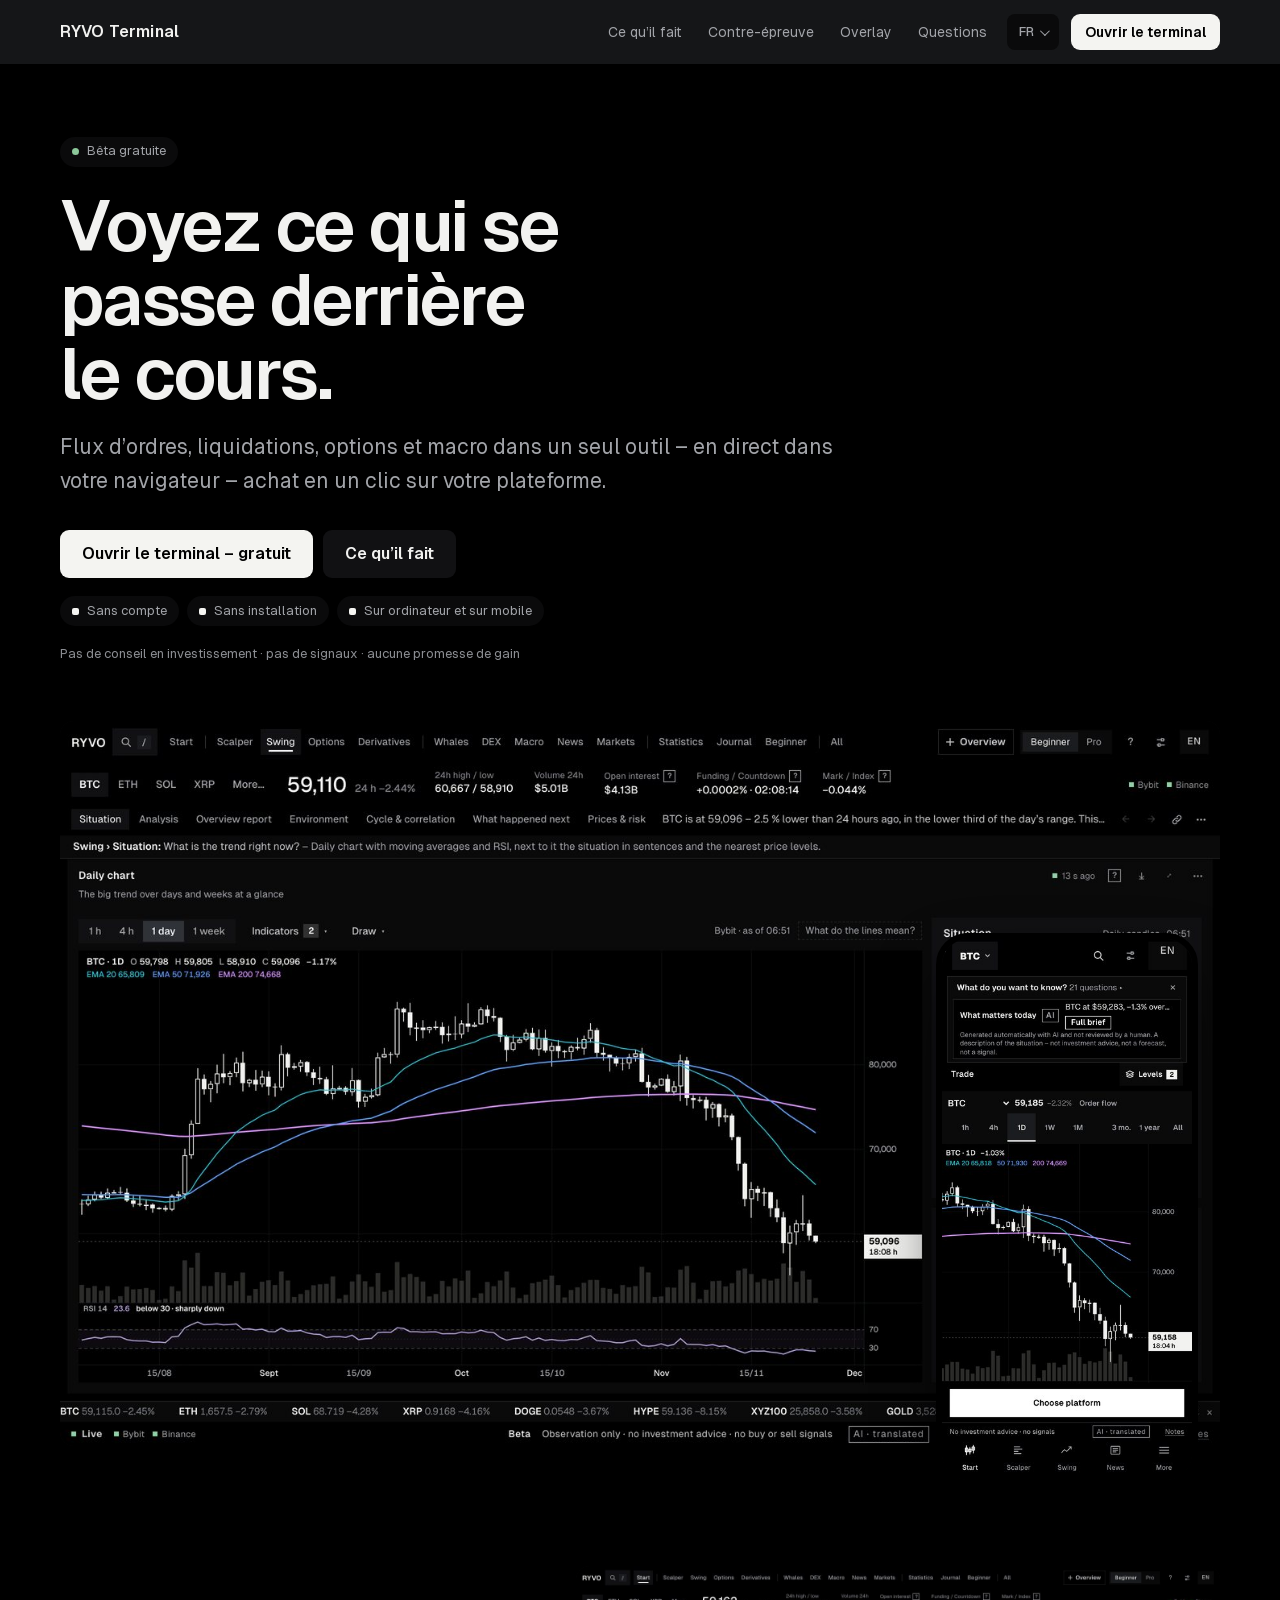
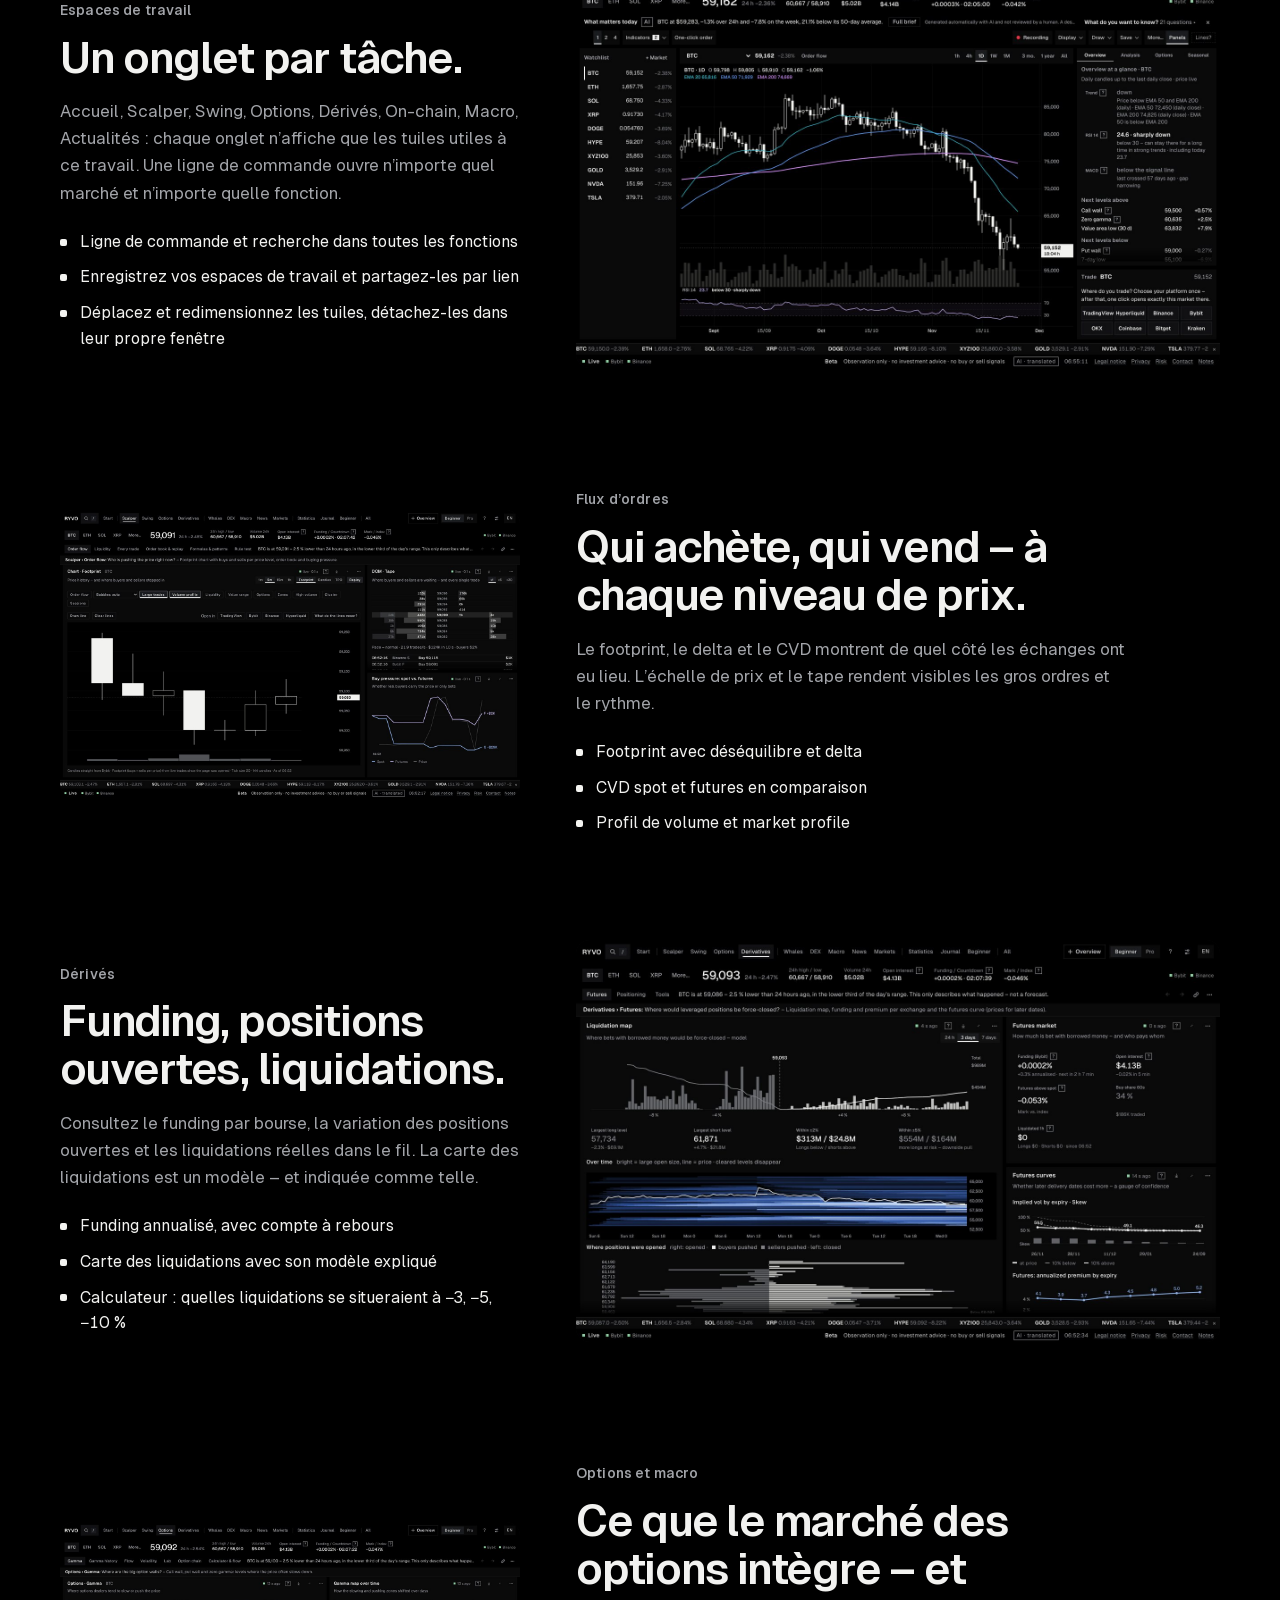
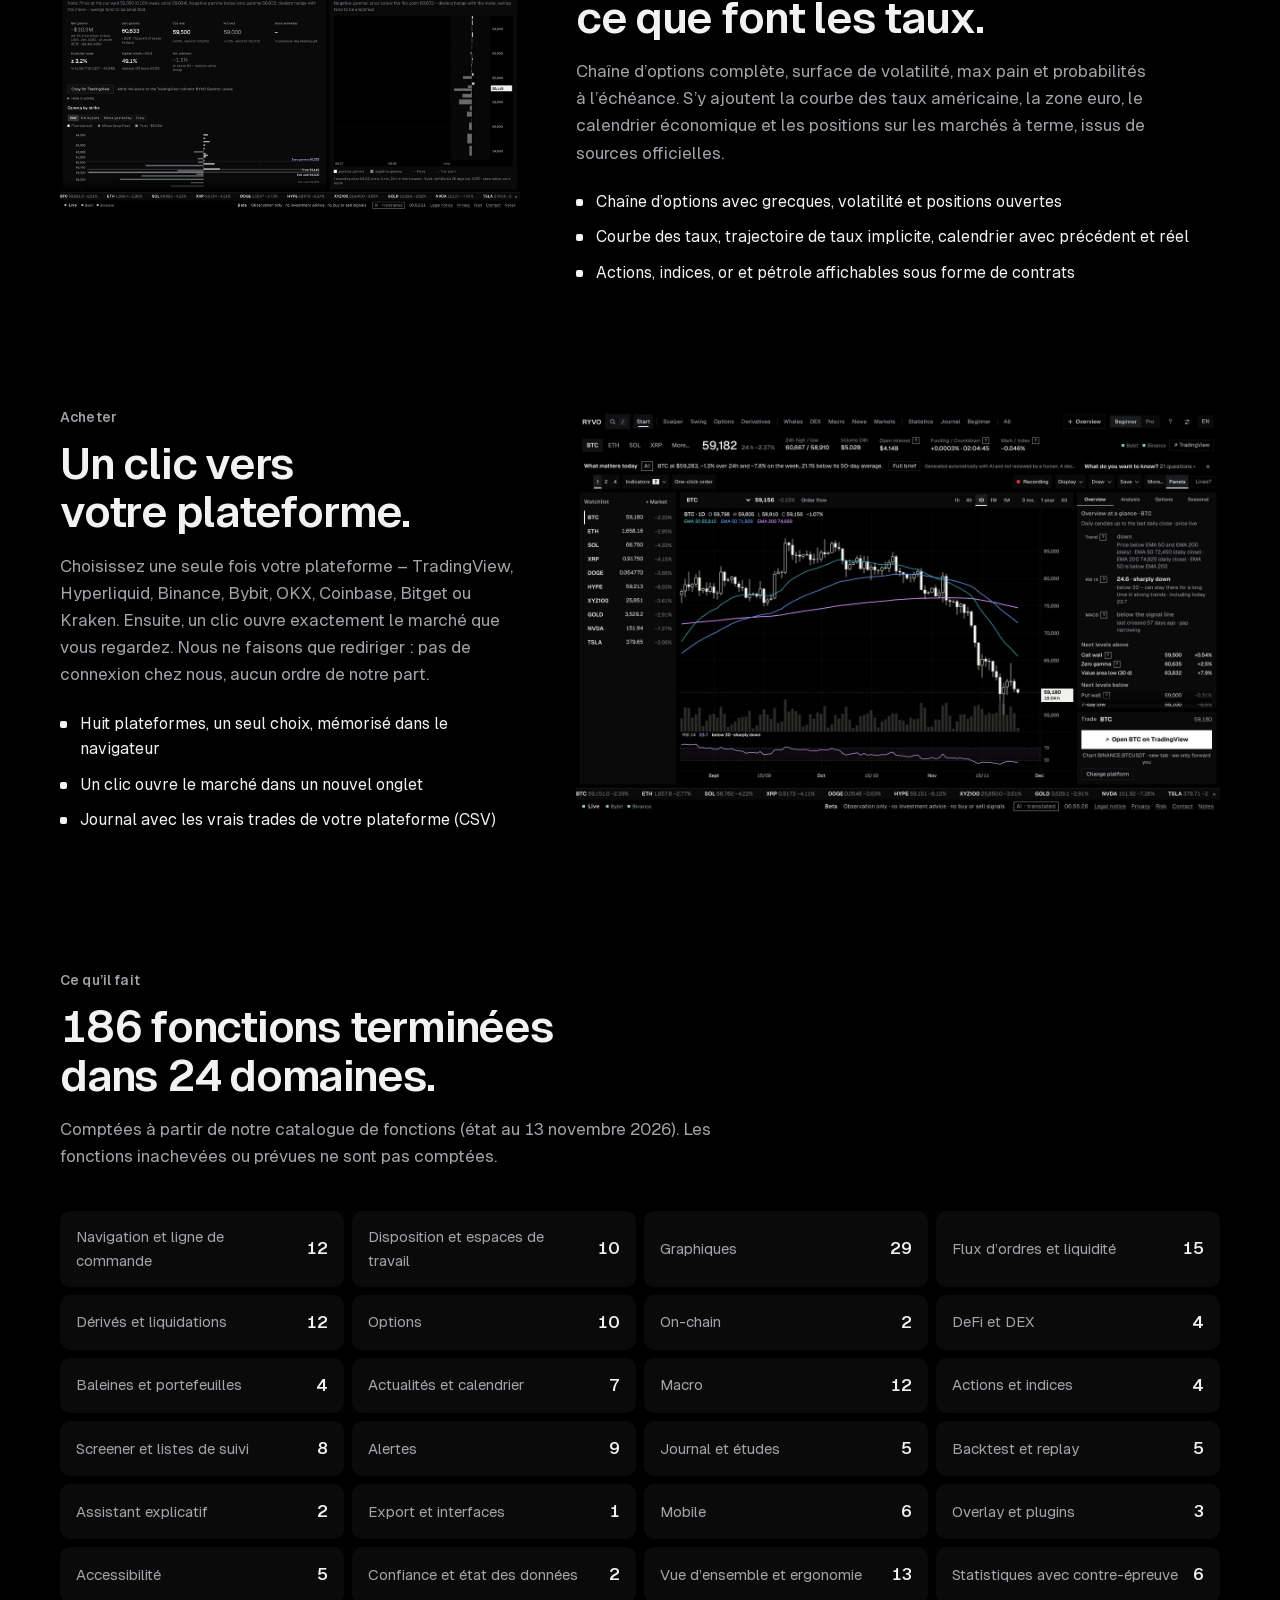
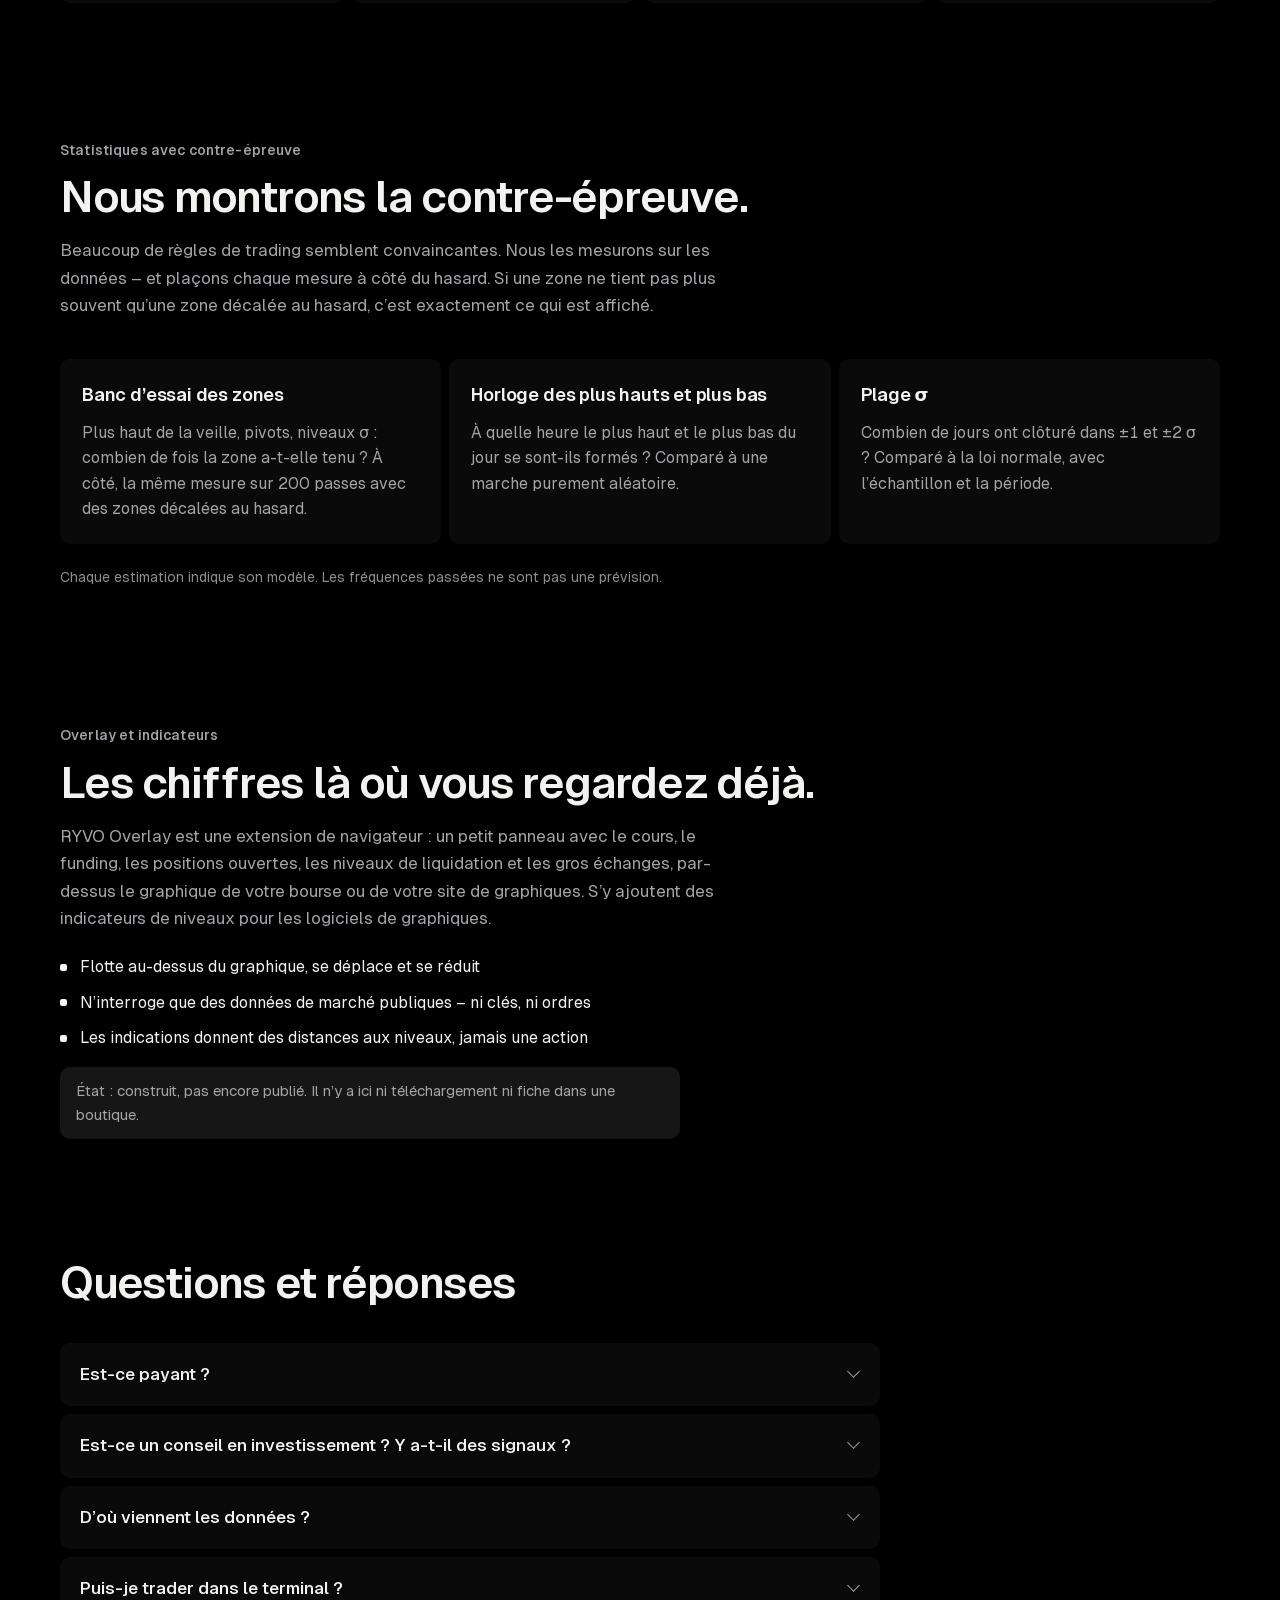
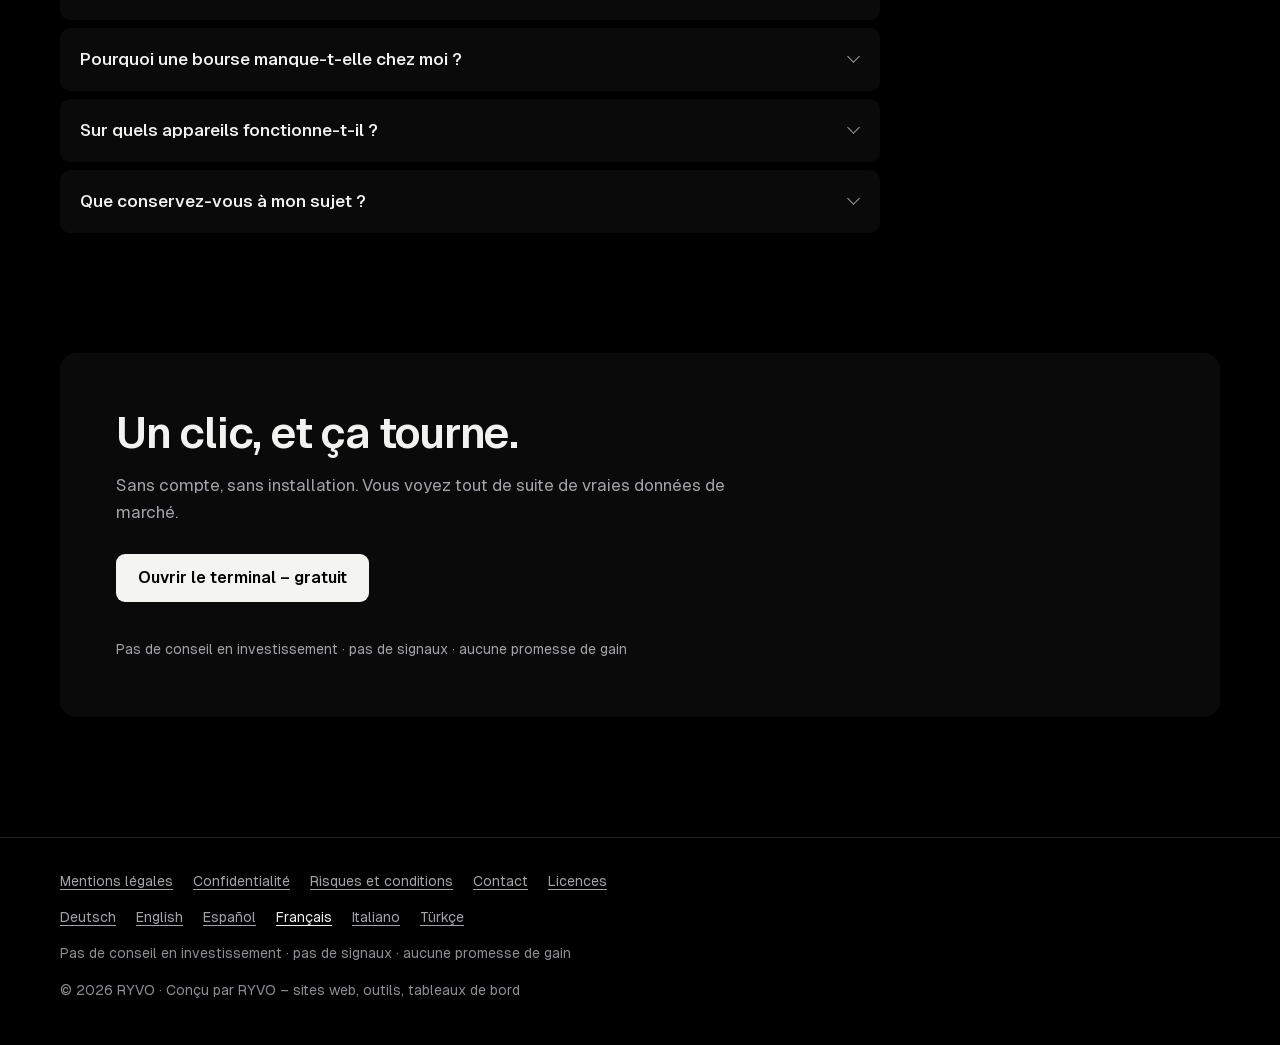
<file: start/fr/index.html>
<!doctype html>
<html lang="fr">
<head>
<meta charset="utf-8">
<meta name="viewport" content="width=device-width, initial-scale=1, viewport-fit=cover">
<title>RYVO Terminal – voyez ce qui se passe derrière le cours</title>
<meta name="description" content="Flux d’ordres, liquidations, options et macro dans un seul outil : en direct dans le navigateur, gratuit en bêta ; achat sur ta propre plateforme. Pas de conseil en investissement, pas de signaux.">
<meta name="robots" content="noindex,nofollow">
<link rel="canonical" href="https://ryvohq.github.io/ryvo-terminal/start/fr/">
<link rel="alternate" hreflang="de" href="https://ryvohq.github.io/ryvo-terminal/start/de/">
<link rel="alternate" hreflang="en" href="https://ryvohq.github.io/ryvo-terminal/start/en/">
<link rel="alternate" hreflang="es" href="https://ryvohq.github.io/ryvo-terminal/start/es/">
<link rel="alternate" hreflang="fr" href="https://ryvohq.github.io/ryvo-terminal/start/fr/">
<link rel="alternate" hreflang="it" href="https://ryvohq.github.io/ryvo-terminal/start/it/">
<link rel="alternate" hreflang="tr" href="https://ryvohq.github.io/ryvo-terminal/start/tr/">
<link rel="alternate" hreflang="x-default" href="https://ryvohq.github.io/ryvo-terminal/start/">
<meta name="theme-color" content="#000000">
<meta property="og:type" content="website">
<meta property="og:site_name" content="RYVO Terminal">
<meta property="og:locale" content="fr_FR">
<meta property="og:title" content="RYVO Terminal – voyez ce qui se passe derrière le cours">
<meta property="og:description" content="Flux d’ordres, liquidations, options et macro dans un seul outil : en direct dans le navigateur, gratuit en bêta ; achat sur ta propre plateforme. Pas de conseil en investissement, pas de signaux.">
<meta property="og:url" content="https://ryvohq.github.io/ryvo-terminal/start/fr/">
<meta property="og:image" content="https://ryvohq.github.io/ryvo-terminal/start/bilder/og.jpg">
<meta property="og:image:width" content="1200">
<meta property="og:image:height" content="630">
<meta name="twitter:card" content="summary_large_image">
<meta name="twitter:title" content="RYVO Terminal – voyez ce qui se passe derrière le cours">
<meta name="twitter:description" content="Flux d’ordres, liquidations, options et macro dans un seul outil : en direct dans le navigateur, gratuit en bêta ; achat sur ta propre plateforme. Pas de conseil en investissement, pas de signaux.">
<meta name="twitter:image" content="https://ryvohq.github.io/ryvo-terminal/start/bilder/og.jpg">
<link rel="icon" href="../bilder/zeichen.svg" type="image/svg+xml">
<script type="application/ld+json">{"@context": "https://schema.org", "@type": "SoftwareApplication", "name": "RYVO Terminal", "applicationCategory": "FinanceApplication", "operatingSystem": "Web", "url": "https://ryvohq.github.io/ryvo-terminal/", "inLanguage": "fr", "description": "Flux d’ordres, liquidations, options et macro dans un seul outil : en direct dans le navigateur, gratuit en bêta ; achat sur ta propre plateforme. Pas de conseil en investissement, pas de signaux.", "isAccessibleForFree": true, "offers": {"@type": "Offer", "price": "0", "priceCurrency": "EUR"}, "publisher": {"@type": "Organization", "name": "RYVO"}}</script>
<link rel="preload" href="../schrift/Geist-Variable.woff2" as="font" type="font/woff2" crossorigin>
<style>
@font-face{font-family:"Geist";src:url("../schrift/Geist-Variable.woff2") format("woff2");font-weight:100 900;font-display:swap}
:root{--bg:#000000;--f1:#0a0a0b;--f2:#111113;--f3:#1b1c1f;--trenn:#202225;--t1:#f2f2f0;--t2:#a2a4a9;--leise:#8c8e93;--akzent:#f4f4f1;--akzent-weich:rgba(244,244,241,.09);--live:#8cc79a;--r:10px;color-scheme:dark}
*{box-sizing:border-box;margin:0}
html{-webkit-text-size-adjust:100%;scroll-behavior:smooth;scroll-padding-top:76px}
@media (prefers-reduced-motion:reduce){html{scroll-behavior:auto}*{transition:none!important}}
body{background:var(--bg);color:var(--t1);font:400 17px/1.6 "Geist",system-ui,-apple-system,"Segoe UI",sans-serif;font-feature-settings:"tnum" 1,"ss01" 1;-webkit-font-smoothing:antialiased}
a{color:inherit}
img{display:block;max-width:100%;height:auto}
:focus-visible{outline:2px solid var(--akzent);outline-offset:3px;border-radius:6px}
.rahmen{width:min(1160px,100% - 40px);margin-inline:auto}
.sprung{position:absolute;left:12px;top:-64px;z-index:20;background:var(--akzent);color:var(--bg);padding:10px 14px;border-radius:8px;font-weight:600;text-decoration:none}
.sprung:focus{top:12px}
.kopf{position:sticky;top:0;z-index:10;background:rgba(23,24,27,.92);backdrop-filter:blur(12px);-webkit-backdrop-filter:blur(12px)}
.kopf .rahmen{display:flex;align-items:center;gap:8px;height:64px}
.marke{display:flex;align-items:center;gap:10px;font-weight:600;font-size:16px;letter-spacing:.01em;text-decoration:none;margin-right:auto;white-space:nowrap}
.kopf nav{display:flex;gap:2px}
.kopf nav a{font-size:14px;color:var(--t2);text-decoration:none;padding:8px 12px;border-radius:8px;white-space:nowrap}
.kopf nav a:hover{color:var(--t1);background:var(--f1)}
.sprachwahl{position:relative}
.sprachwahl summary{list-style:none;cursor:pointer;display:flex;align-items:center;gap:6px;height:36px;padding:0 12px;border-radius:8px;background:var(--f1);color:var(--t2);font-size:13px;font-weight:500}
.sprachwahl summary::-webkit-details-marker{display:none}
.sprachwahl summary::after{content:"";width:6px;height:6px;border-right:1.5px solid currentColor;border-bottom:1.5px solid currentColor;transform:rotate(45deg) translateY(-2px)}
.sprachwahl[open] summary{color:var(--t1);background:var(--f2)}
.sprachwahl ul{position:absolute;right:0;top:44px;list-style:none;padding:6px;background:var(--f2);border-radius:var(--r);min-width:168px;box-shadow:0 18px 50px rgba(0,0,0,.5)}
.sprachwahl a{display:flex;justify-content:space-between;gap:16px;padding:9px 10px;border-radius:7px;text-decoration:none;font-size:14px;color:var(--t2)}
.sprachwahl a:hover,.sprachwahl a[aria-current]{background:var(--f3);color:var(--t1)}
.sprachwahl a span{color:var(--t2);font-size:12px}
.knopf{display:inline-flex;align-items:center;justify-content:center;gap:8px;min-height:48px;padding:0 22px;border-radius:9px;font-weight:600;font-size:16px;text-decoration:none;white-space:nowrap;transition:filter .15s,background .15s}
.knopf.haupt{background:var(--akzent);color:#000000}
.knopf.haupt:hover{filter:brightness(1.08)}
.knopf.zweit{background:var(--f2);color:var(--t1)}
.knopf.zweit:hover{background:var(--f3)}
.kopf .knopf{min-height:36px;padding:0 14px;font-size:14px;margin-left:4px}
.held{padding:72px 0 0}
.chip{display:inline-flex;align-items:center;gap:8px;height:30px;padding:0 12px;border-radius:999px;background:var(--f1);color:var(--t2);font-size:13px}
.chip::before{content:"";width:7px;height:7px;border-radius:2px;background:var(--akzent)}
.chip.live::before{border-radius:50%;background:var(--live)}
h1{font-size:clamp(38px,6.4vw,72px);line-height:1.03;font-weight:600;letter-spacing:-.035em;margin:22px 0 20px;max-width:14ch;text-wrap:balance}
.held .unter{font-size:clamp(17px,1.9vw,21px);color:var(--t2);max-width:56ch;text-wrap:pretty}
.held .knoepfe{display:flex;flex-wrap:wrap;gap:10px;margin:32px 0 18px}
.ohne{display:flex;flex-wrap:wrap;gap:8px;list-style:none;padding:0}
.kern{margin-top:18px;font-size:13px;color:var(--leise)}
.buehne{position:relative;margin-top:56px}
.foto{border-radius:14px;overflow:hidden;background:var(--f1);box-shadow:0 40px 90px -40px rgba(0,0,0,.9)}
.foto img{width:100%}
.foto figcaption{font-size:12px;color:var(--leise);padding:9px 14px;border-top:1px solid var(--trenn)}
.foto.handy{width:min(27%,250px);border-radius:26px}
.buehne .handy{position:absolute;right:28px;bottom:-34px;box-shadow:0 30px 70px -10px rgba(0,0,0,.9);outline:6px solid var(--bg)}
.schema{aspect-ratio:1440/900;display:grid;grid-template-rows:auto 1fr;gap:8px;padding:10px;background:var(--bg)}
.handy .schema{aspect-ratio:390/700;grid-template-rows:auto auto 1fr auto}
.sk-kopf{display:flex;align-items:center;gap:12px;height:34px;padding:0 6px;min-width:0}
.sk-kopf b{font-size:14px;font-weight:600}
.sk-befehl{width:18%;height:22px;border-radius:7px;background:var(--f2);flex:none}
.sk-reiter{display:flex;gap:2px;min-width:0;overflow:hidden}
.sk-reiter span{font-size:clamp(9px,1vw,13px);color:var(--leise);padding:5px 9px;border-radius:7px;white-space:nowrap;position:relative}
.sk-reiter span[aria-current]{color:var(--t1);background:var(--f2);box-shadow:inset 0 -2px 0 -0px var(--akzent)}
.sk-raster{display:grid;gap:8px;min-height:0;grid-template-columns:repeat(12,1fr);grid-template-rows:repeat(6,1fr)}
.sk-kachel{background:var(--f1);border-radius:var(--r);padding:12px 14px;display:flex;flex-direction:column;gap:9px;min-width:0;min-height:0;overflow:hidden}
.sk-kachel b{font-size:clamp(10px,1.05vw,14px);font-weight:550;color:var(--t2);white-space:nowrap;overflow:hidden;text-overflow:ellipsis}
.sk-kachel i{display:block;height:8px;border-radius:4px;background:var(--f2);width:72%}
.sk-kachel i:nth-of-type(2){width:46%}.sk-kachel i:nth-of-type(3){width:58%}.sk-kachel i:nth-of-type(4){width:34%}
.sk-kachel.gross{flex:1}
.n4 .sk-kachel:nth-child(1){grid-area:1/1/7/8}.n4 .sk-kachel:nth-child(2){grid-area:1/8/4/13}.n4 .sk-kachel:nth-child(3){grid-area:4/8/7/11}.n4 .sk-kachel:nth-child(4){grid-area:4/11/7/13}
.n5 .sk-kachel:nth-child(1){grid-area:1/1/7/3}.n5 .sk-kachel:nth-child(2){grid-area:1/3/7/10}.n5 .sk-kachel:nth-child(3){grid-area:1/10/3/13}.n5 .sk-kachel:nth-child(4){grid-area:3/10/5/13}.n5 .sk-kachel:nth-child(5){grid-area:5/10/7/13}
.sk-leiste{display:flex;justify-content:space-around;padding:8px 0}
.sk-leiste i{width:22px;height:22px;border-radius:7px;background:var(--f2);display:block}
section{padding:120px 0 0}
.kicker{color:var(--akzent);font-size:14px;font-weight:550;letter-spacing:.01em;margin-bottom:12px}
h2{font-size:clamp(28px,3.6vw,44px);line-height:1.1;font-weight:600;letter-spacing:-.028em;text-wrap:balance}
h3{font-size:18px;font-weight:600;letter-spacing:-.01em}
.zeile{display:grid;grid-template-columns:5fr 7fr;gap:56px;align-items:center}
.zeile:nth-of-type(even) .text{order:2}
.zeile+.zeile{margin-top:104px}
.text p{color:var(--t2);margin-top:16px;max-width:52ch;text-wrap:pretty}
.punkte{list-style:none;padding:0;margin-top:22px;display:grid;gap:10px}
.punkte li{position:relative;padding-left:20px;color:var(--t1);font-size:16px}
.punkte li::before{content:"";position:absolute;left:0;top:.62em;width:7px;height:7px;border-radius:2px;background:var(--akzent)}
.kopfzeile{max-width:760px}
.kopfzeile p{color:var(--t2);margin-top:16px;max-width:62ch}
.bereiche{list-style:none;padding:0;margin-top:40px;display:grid;grid-template-columns:repeat(4,1fr);gap:8px}
.bereiche li{display:flex;align-items:center;justify-content:space-between;gap:12px;background:var(--f1);border-radius:var(--r);padding:14px 16px;font-size:15px;color:var(--t2)}
.bereiche b{font-weight:550;color:var(--t1);font-size:17px}
.karten{display:grid;grid-template-columns:repeat(3,1fr);gap:8px;margin-top:40px}
.karte{background:var(--f1);border-radius:var(--r);padding:22px}
.karte p{color:var(--t2);font-size:16px;margin-top:10px}
.fein{margin-top:22px;font-size:14px;color:var(--leise)}
.status{display:inline-flex;margin-top:26px;background:var(--akzent-weich);color:var(--t1);border-radius:var(--r);padding:12px 16px;font-size:15px}
.band{background:var(--f1);border-radius:16px;padding:56px;display:grid;gap:14px;justify-items:start}
.band p{color:var(--t2);max-width:58ch}
.band .knopf{margin-top:14px}
.faq{margin-top:36px;max-width:820px;display:grid;gap:8px}
.faq details{background:var(--f1);border-radius:var(--r)}
.faq summary{cursor:pointer;list-style:none;padding:18px 52px 18px 20px;font-weight:550;position:relative}
.faq summary::-webkit-details-marker{display:none}
.faq summary::after{content:"";position:absolute;right:22px;top:24px;width:8px;height:8px;border-right:1.5px solid var(--t2);border-bottom:1.5px solid var(--t2);transform:rotate(45deg)}
.faq details[open] summary::after{transform:rotate(-135deg);top:28px}
.faq p{padding:0 20px 20px;color:var(--t2);max-width:68ch}
.faq a{color:var(--akzent)}
footer{margin-top:120px;border-top:1px solid var(--trenn);padding:32px 0 44px;font-size:14px;color:var(--leise)}
footer .rahmen{display:grid;gap:14px}
footer nav{display:flex;flex-wrap:wrap;gap:6px 20px}
footer a{color:var(--t2);text-underline-offset:3px}
footer a[aria-current]{color:var(--t1)}
@media (max-width:980px){.kopf nav{display:none}.zeile{grid-template-columns:1fr;gap:28px}.zeile:nth-of-type(even) .text{order:0}.bereiche{grid-template-columns:repeat(2,1fr)}.karten{grid-template-columns:1fr}section{padding-top:88px}.zeile+.zeile{margin-top:72px}.band{padding:32px 24px}}
@media (max-width:520px){.rahmen{width:calc(100% - 32px)}.kopf .knopf{display:none}.held{padding-top:44px}.held .knoepfe .knopf{width:100%}.buehne{margin-top:40px}.buehne .handy{right:12px;bottom:-22px;width:30%;border-radius:16px;outline-width:4px}.sk-kachel{padding:7px 8px;gap:5px;border-radius:7px}.sk-kachel i{height:5px}.sk-kopf{height:22px;gap:6px}.sk-reiter span{padding:3px 5px}.schema{padding:6px;gap:5px}.sk-raster{gap:5px}.bereiche li{padding:12px;font-size:14px}.foto{border-radius:10px}.buehne .foto:not(.handy){display:none}.buehne .handy{position:static;width:min(74%,290px);margin-inline:auto;outline:0;border-radius:22px}.handy .schema{padding:10px;gap:8px}.handy .sk-kopf{height:30px}.handy .sk-reiter span{padding:5px 8px;font-size:12px}.handy .sk-kachel{padding:12px;gap:9px;border-radius:10px}.handy .sk-kachel i{height:8px}}
</style>
</head>
<body>
<a class="sprung" href="#inhalt">Aller au contenu</a>
<header class="kopf"><div class="rahmen">
  <a class="marke" href="./">RYVO Terminal</a>
  <nav aria-label="Ce qu’il fait"><a href="#kann">Ce qu’il fait</a><a href="#gegenprobe">Contre-épreuve</a><a href="#overlay">Overlay</a><a href="#faq">Questions</a></nav>
  <details class="sprachwahl"><summary aria-label="Choisir la langue">FR</summary><ul><li><a href="../de/" hreflang="de" lang="de" data-sprache="de">Deutsch<span>DE</span></a></li><li><a href="../en/" hreflang="en" lang="en" data-sprache="en">English<span>EN</span></a></li><li><a href="../es/" hreflang="es" lang="es" data-sprache="es">Español<span>ES</span></a></li><li><a href="../fr/" hreflang="fr" lang="fr" data-sprache="fr" aria-current="page">Français<span>FR</span></a></li><li><a href="../it/" hreflang="it" lang="it" data-sprache="it">Italiano<span>IT</span></a></li><li><a href="../tr/" hreflang="tr" lang="tr" data-sprache="tr">Türkçe<span>TR</span></a></li></ul></details>
  <a class="knopf haupt" href="../../?lang=fr">Ouvrir le terminal</a>
</div></header>
<main id="inhalt">
<div class="held"><div class="rahmen">
  <span class="chip live">Bêta gratuite</span>
  <h1>Voyez ce qui se passe derrière le cours.</h1>
  <p class="unter">Flux d’ordres, liquidations, options et macro dans un seul outil – en direct dans votre navigateur – achat en un clic sur votre plateforme.</p>
  <div class="knoepfe"><a class="knopf haupt" href="../../?lang=fr">Ouvrir le terminal – gratuit</a><a class="knopf zweit" href="#kann">Ce qu’il fait</a></div>
  <ul class="ohne"><li class="chip">Sans compte</li><li class="chip">Sans installation</li><li class="chip">Sur ordinateur et sur mobile</li></ul>
  <p class="kern">Pas de conseil en investissement · pas de signaux · aucune promesse de gain</p>
  <div class="buehne"><figure class="foto" data-foto="reiter-swing" data-zustand="foto" data-foto-sprache="en"><img src="../bilder/reiter-swing-en.jpg" srcset="../bilder/reiter-swing-en.jpg 1x, ../bilder/reiter-swing-en@2x.jpg 2x" width="1440" height="900" alt="RYVO Terminal – Swing: Liste de suivi, Graphique, Situation, Niveaux, Sur ta plateforme" fetchpriority="high"></figure><figure class="foto handy" data-foto="handy-chart" data-zustand="foto" data-foto-sprache="en"><img src="../bilder/handy-chart-en.jpg" srcset="../bilder/handy-chart-en.jpg 1x, ../bilder/handy-chart-en@2x.jpg 2x" width="390" height="844" alt="RYVO Terminal – Swing: Graphique" loading="lazy" decoding="async"></figure></div>
</div></div>
<section id="werkzeuge"><div class="rahmen">
<div class="zeile"><div class="text"><p class="kicker">Espaces de travail</p><h2>Un onglet par tâche.</h2><p>Accueil, Scalper, Swing, Options, Dérivés, On-chain, Macro, Actualités : chaque onglet n’affiche que les tuiles utiles à ce travail. Une ligne de commande ouvre n’importe quel marché et n’importe quelle fonction.</p><ul class="punkte"><li>Ligne de commande et recherche dans toutes les fonctions</li><li>Enregistrez vos espaces de travail et partagez-les par lien</li><li>Déplacez et redimensionnez les tuiles, détachez-les dans leur propre fenêtre</li></ul></div><figure class="foto" data-foto="reiter-start" data-zustand="foto" data-foto-sprache="en"><img src="../bilder/reiter-start-en.jpg" srcset="../bilder/reiter-start-en.jpg 1x, ../bilder/reiter-start-en@2x.jpg 2x" width="1440" height="900" alt="RYVO Terminal – Accueil: Liste de suivi, Graphique, Situation, Calendrier économique, Sur ta plateforme" loading="lazy" decoding="async"></figure></div>
<div class="zeile"><div class="text"><p class="kicker">Flux d’ordres</p><h2>Qui achète, qui vend – à chaque niveau de prix.</h2><p>Le footprint, le delta et le CVD montrent de quel côté les échanges ont eu lieu. L’échelle de prix et le tape rendent visibles les gros ordres et le rythme.</p><ul class="punkte"><li>Footprint avec déséquilibre et delta</li><li>CVD spot et futures en comparaison</li><li>Profil de volume et market profile</li></ul></div><figure class="foto" data-foto="reiter-scalper" data-zustand="foto" data-foto-sprache="en"><img src="../bilder/reiter-scalper-en.jpg" srcset="../bilder/reiter-scalper-en.jpg 1x, ../bilder/reiter-scalper-en@2x.jpg 2x" width="1440" height="900" alt="RYVO Terminal – Scalper: Graphique, Footprint, Carnet d’ordres, Tape" loading="lazy" decoding="async"></figure></div>
<div class="zeile"><div class="text"><p class="kicker">Dérivés</p><h2>Funding, positions ouvertes, liquidations.</h2><p>Consultez le funding par bourse, la variation des positions ouvertes et les liquidations réelles dans le fil. La carte des liquidations est un modèle – et indiquée comme telle.</p><ul class="punkte"><li>Funding annualisé, avec compte à rebours</li><li>Carte des liquidations avec son modèle expliqué</li><li>Calculateur : quelles liquidations se situeraient à −3, −5, −10 %</li></ul></div><figure class="foto" data-foto="reiter-derivate" data-zustand="foto" data-foto-sprache="en"><img src="../bilder/reiter-derivate-en.jpg" srcset="../bilder/reiter-derivate-en.jpg 1x, ../bilder/reiter-derivate-en@2x.jpg 2x" width="1440" height="900" alt="RYVO Terminal – Dérivés: Funding, Positions ouvertes, Carte des liquidations (modèle), Liquidations en direct" loading="lazy" decoding="async"></figure></div>
<div class="zeile"><div class="text"><p class="kicker">Options et macro</p><h2>Ce que le marché des options intègre – et ce que font les taux.</h2><p>Chaîne d’options complète, surface de volatilité, max pain et probabilités à l’échéance. S’y ajoutent la courbe des taux américaine, la zone euro, le calendrier économique et les positions sur les marchés à terme, issus de sources officielles.</p><ul class="punkte"><li>Chaîne d’options avec grecques, volatilité et positions ouvertes</li><li>Courbe des taux, trajectoire de taux implicite, calendrier avec précédent et réel</li><li>Actions, indices, or et pétrole affichables sous forme de contrats</li></ul></div><figure class="foto" data-foto="reiter-optionen" data-zustand="foto" data-foto-sprache="en"><img src="../bilder/reiter-optionen-en.jpg" srcset="../bilder/reiter-optionen-en.jpg 1x, ../bilder/reiter-optionen-en@2x.jpg 2x" width="1440" height="900" alt="RYVO Terminal – Options: Chaîne d’options, Surface de volatilité, Max pain, Probabilités" loading="lazy" decoding="async"></figure></div>
<div class="zeile"><div class="text"><p class="kicker">Acheter</p><h2>Un clic vers votre plateforme.</h2><p>Choisissez une seule fois votre plateforme – TradingView, Hyperliquid, Binance, Bybit, OKX, Coinbase, Bitget ou Kraken. Ensuite, un clic ouvre exactement le marché que vous regardez. Nous ne faisons que rediriger : pas de connexion chez nous, aucun ordre de notre part.</p><ul class="punkte"><li>Huit plateformes, un seul choix, mémorisé dans le navigateur</li><li>Un clic ouvre le marché dans un nouvel onglet</li><li>Journal avec les vrais trades de votre plateforme (CSV)</li></ul></div><figure class="foto" data-foto="plattform" data-zustand="foto" data-foto-sprache="en"><img src="../bilder/plattform-en.jpg" srcset="../bilder/plattform-en.jpg 1x, ../bilder/plattform-en@2x.jpg 2x" width="1440" height="900" alt="RYVO Terminal – Accueil: Graphique, Sur ta plateforme, Liste de suivi, Situation" loading="lazy" decoding="async"></figure></div>
</div></section>
<section id="kann"><div class="rahmen">
  <div class="kopfzeile"><p class="kicker">Ce qu’il fait</p><h2 data-funktionen="186" data-bereiche="24">186 fonctions terminées dans 24 domaines.</h2><p>Comptées à partir de notre catalogue de fonctions (état au 13 novembre 2026). Les fonctions inachevées ou prévues ne sont pas comptées.</p></div>
  <ul class="bereiche"><li><span>Navigation et ligne de commande</span><b>12</b></li><li><span>Disposition et espaces de travail</span><b>10</b></li><li><span>Graphiques</span><b>29</b></li><li><span>Flux d’ordres et liquidité</span><b>15</b></li><li><span>Dérivés et liquidations</span><b>12</b></li><li><span>Options</span><b>10</b></li><li><span>On-chain</span><b>2</b></li><li><span>DeFi et DEX</span><b>4</b></li><li><span>Baleines et portefeuilles</span><b>4</b></li><li><span>Actualités et calendrier</span><b>7</b></li><li><span>Macro</span><b>12</b></li><li><span>Actions et indices</span><b>4</b></li><li><span>Screener et listes de suivi</span><b>8</b></li><li><span>Alertes</span><b>9</b></li><li><span>Journal et études</span><b>5</b></li><li><span>Backtest et replay</span><b>5</b></li><li><span>Assistant explicatif</span><b>2</b></li><li><span>Export et interfaces</span><b>1</b></li><li><span>Mobile</span><b>6</b></li><li><span>Overlay et plugins</span><b>3</b></li><li><span>Accessibilité</span><b>5</b></li><li><span>Confiance et état des données</span><b>2</b></li><li><span>Vue d’ensemble et ergonomie</span><b>13</b></li><li><span>Statistiques avec contre-épreuve</span><b>6</b></li></ul>
</div></section>
<section id="gegenprobe"><div class="rahmen">
  <div class="kopfzeile"><p class="kicker">Statistiques avec contre-épreuve</p><h2>Nous montrons la contre-épreuve.</h2><p>Beaucoup de règles de trading semblent convaincantes. Nous les mesurons sur les données – et plaçons chaque mesure à côté du hasard. Si une zone ne tient pas plus souvent qu’une zone décalée au hasard, c’est exactement ce qui est affiché.</p></div>
  <div class="karten"><div class="karte"><h3>Banc d’essai des zones</h3><p>Plus haut de la veille, pivots, niveaux σ : combien de fois la zone a-t-elle tenu ? À côté, la même mesure sur 200 passes avec des zones décalées au hasard.</p></div><div class="karte"><h3>Horloge des plus hauts et plus bas</h3><p>À quelle heure le plus haut et le plus bas du jour se sont-ils formés ? Comparé à une marche purement aléatoire.</p></div><div class="karte"><h3>Plage σ</h3><p>Combien de jours ont clôturé dans ±1 et ±2 σ ? Comparé à la loi normale, avec l’échantillon et la période.</p></div></div>
  <p class="fein">Chaque estimation indique son modèle. Les fréquences passées ne sont pas une prévision.</p>
</div></section>
<section id="overlay"><div class="rahmen">
  <div class="kopfzeile"><p class="kicker">Overlay et indicateurs</p><h2>Les chiffres là où vous regardez déjà.</h2><p>RYVO Overlay est une extension de navigateur : un petit panneau avec le cours, le funding, les positions ouvertes, les niveaux de liquidation et les gros échanges, par-dessus le graphique de votre bourse ou de votre site de graphiques. S’y ajoutent des indicateurs de niveaux pour les logiciels de graphiques.</p>
  <ul class="punkte"><li>Flotte au-dessus du graphique, se déplace et se réduit</li><li>N’interroge que des données de marché publiques – ni clés, ni ordres</li><li>Les indications donnent des distances aux niveaux, jamais une action</li></ul><p class="status">État : construit, pas encore publié. Il n’y a ici ni téléchargement ni fiche dans une boutique.</p></div>
</div></section>
<section id="faq"><div class="rahmen">
  <h2>Questions et réponses</h2>
  <div class="faq"><details><summary>Est-ce payant ?</summary><p>Non. La bêta est gratuite, sans compte et sans installation. Une version Pro avec des outils supplémentaires est prévue ; le prix et la date ne sont pas fixés.</p></details><details><summary>Est-ce un conseil en investissement ? Y a-t-il des signaux ?</summary><p>Non. Le terminal affiche des données et calcule des indicateurs, identiques pour tous. Il ne dit jamais « achetez » ni « vendez » et ne connaît pas votre situation personnelle.</p></details><details><summary>D’où viennent les données ?</summary><p>Votre navigateur les charge directement auprès de bourses et d’organismes publics, par exemple Bybit, Binance, Hyperliquid, la CFTC, le Trésor américain, la BCE et Eurostat. Nous n’avons pas de serveur de données. La liste complète figure dans Licences et Confidentialité.</p></details><details><summary>Puis-je trader dans le terminal ?</summary><p>Non. Vous tradez sur votre propre plateforme – le terminal y ouvre seulement le marché. Nous n’envoyons aucun ordre à une bourse, n’acceptons pas d’argent et ne conservons rien.</p></details><details><summary>Pourquoi une bourse manque-t-elle chez moi ?</summary><p>Certaines bourses ne sont pas accessibles depuis certains pays. Le terminal utilise alors une autre source et indique laquelle en haut. Si tout échoue, il affiche « pas de données » au lieu d’anciennes valeurs.</p></details><details><summary>Sur quels appareils fonctionne-t-il ?</summary><p>Dans les navigateurs récents, sur ordinateur et sur mobile. Il s’installe aussi comme une app : dans le terminal, sous Vue › « Installer comme app » (Chrome, Edge) ; sur iPhone, dans Safari via Partager › « Sur l’écran d’accueil ». Langues : allemand, anglais, espagnol, français, italien, turc.</p></details><details><summary>Que conservez-vous à mon sujet ?</summary><p>Rien sur un serveur. Les réglages et le journal restent uniquement dans votre navigateur. Il n’y a ni cookies, ni analyse, ni publicité.</p></details></div>
</div></section>
<section id="los"><div class="rahmen"><div class="band">
  <h2>Un clic, et ça tourne.</h2><p>Sans compte, sans installation. Vous voyez tout de suite de vraies données de marché.</p>
  <a class="knopf haupt" href="../../?lang=fr">Ouvrir le terminal – gratuit</a>
  <p class="fein">Pas de conseil en investissement · pas de signaux · aucune promesse de gain</p>
</div></div></section>
</main>
<footer><div class="rahmen">
  <nav aria-label="Informations légales"><a href="../../recht/impressum.html?lang=fr">Mentions légales</a><a href="../../recht/datenschutz.html?lang=fr">Confidentialité</a><a href="../../recht/hinweise.html?lang=fr">Risques et conditions</a><a href="../../recht/kontakt.html?lang=fr">Contact</a><a href="../../recht/lizenzen.html?lang=fr">Licences</a></nav>
  <nav aria-label="Langue"><a href="../de/" hreflang="de" lang="de" data-sprache="de">Deutsch</a><a href="../en/" hreflang="en" lang="en" data-sprache="en">English</a><a href="../es/" hreflang="es" lang="es" data-sprache="es">Español</a><a href="../fr/" hreflang="fr" lang="fr" data-sprache="fr" aria-current="page">Français</a><a href="../it/" hreflang="it" lang="it" data-sprache="it">Italiano</a><a href="../tr/" hreflang="tr" lang="tr" data-sprache="tr">Türkçe</a></nav>
  <p>Pas de conseil en investissement · pas de signaux · aucune promesse de gain</p>
  <p>© 2026 RYVO · Conçu par RYVO – sites web, outils, tableaux de bord</p>
</div></footer>
<script>document.addEventListener('click',function(e){var a=e.target.closest&&e.target.closest('a[data-sprache]');if(a){try{localStorage.setItem('profi.sprache',a.getAttribute('data-sprache'))}catch(x){}}});</script>
</body>
</html>
</file>
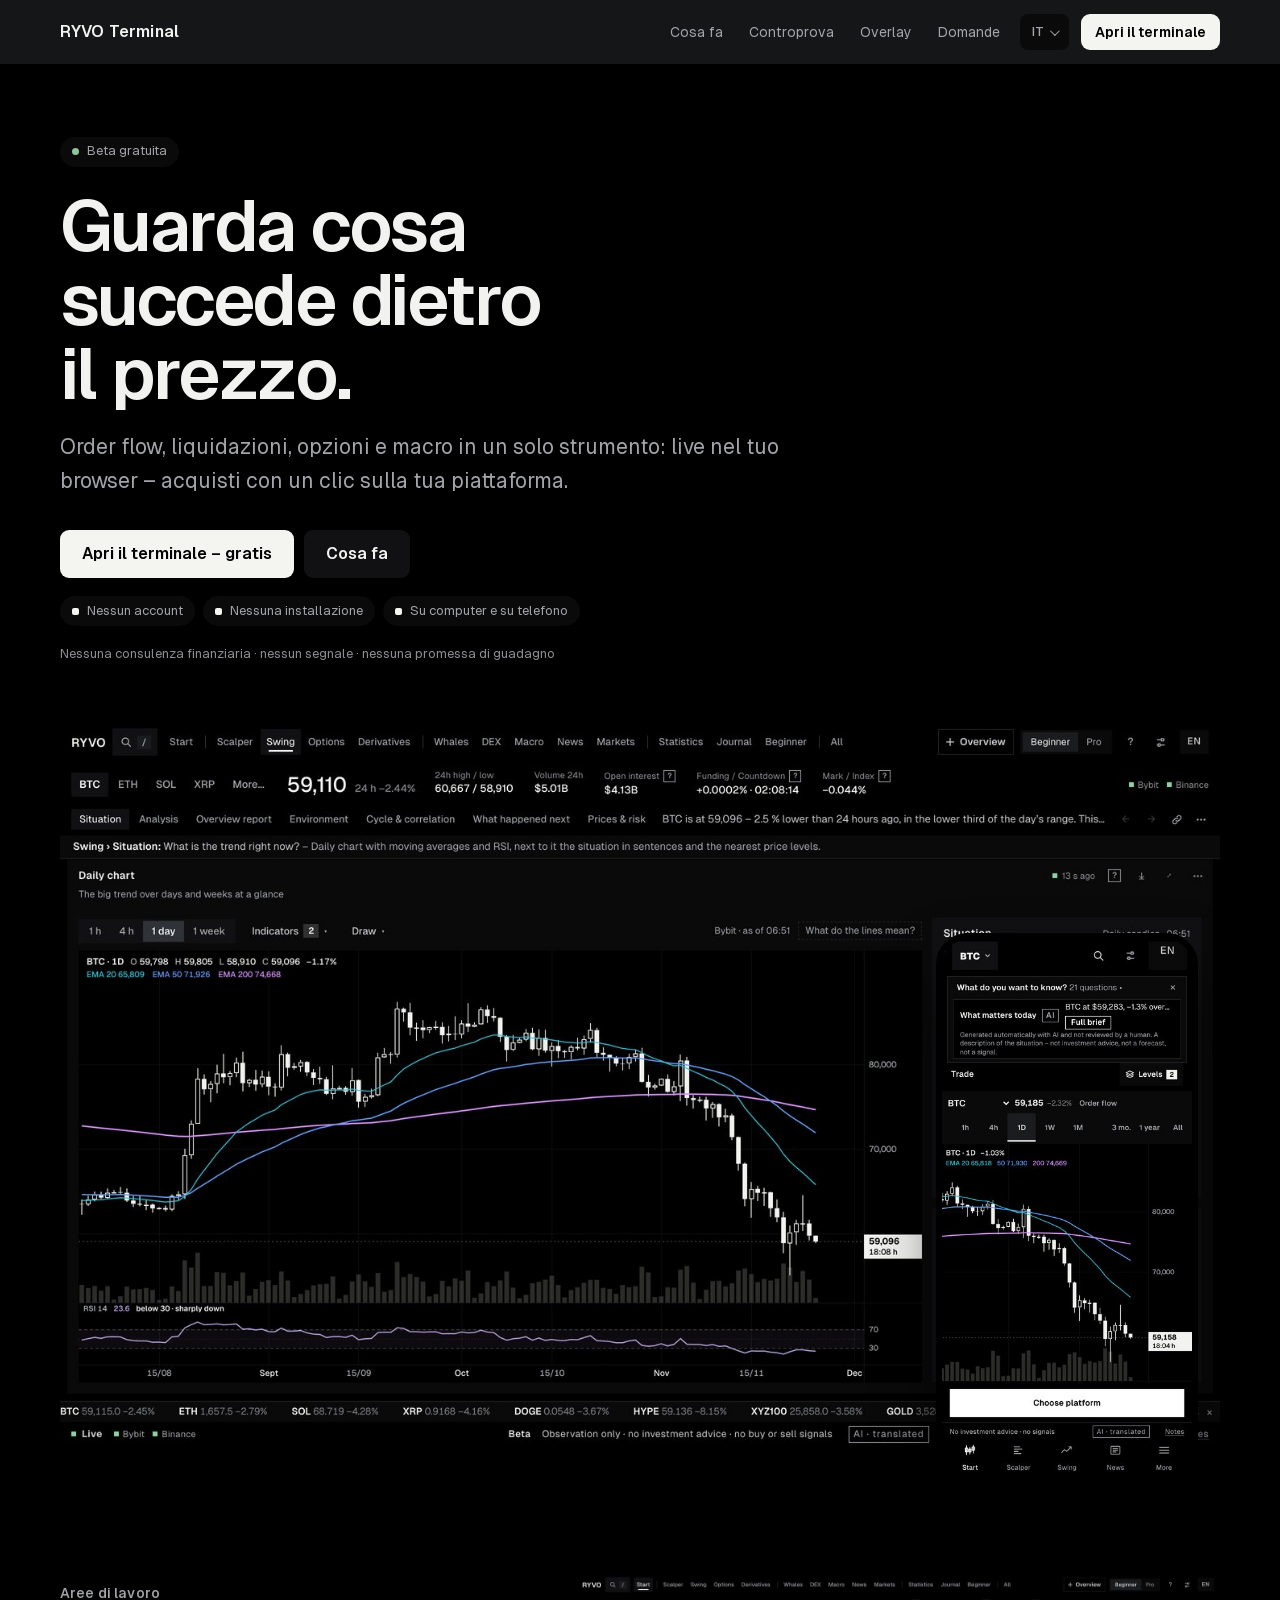
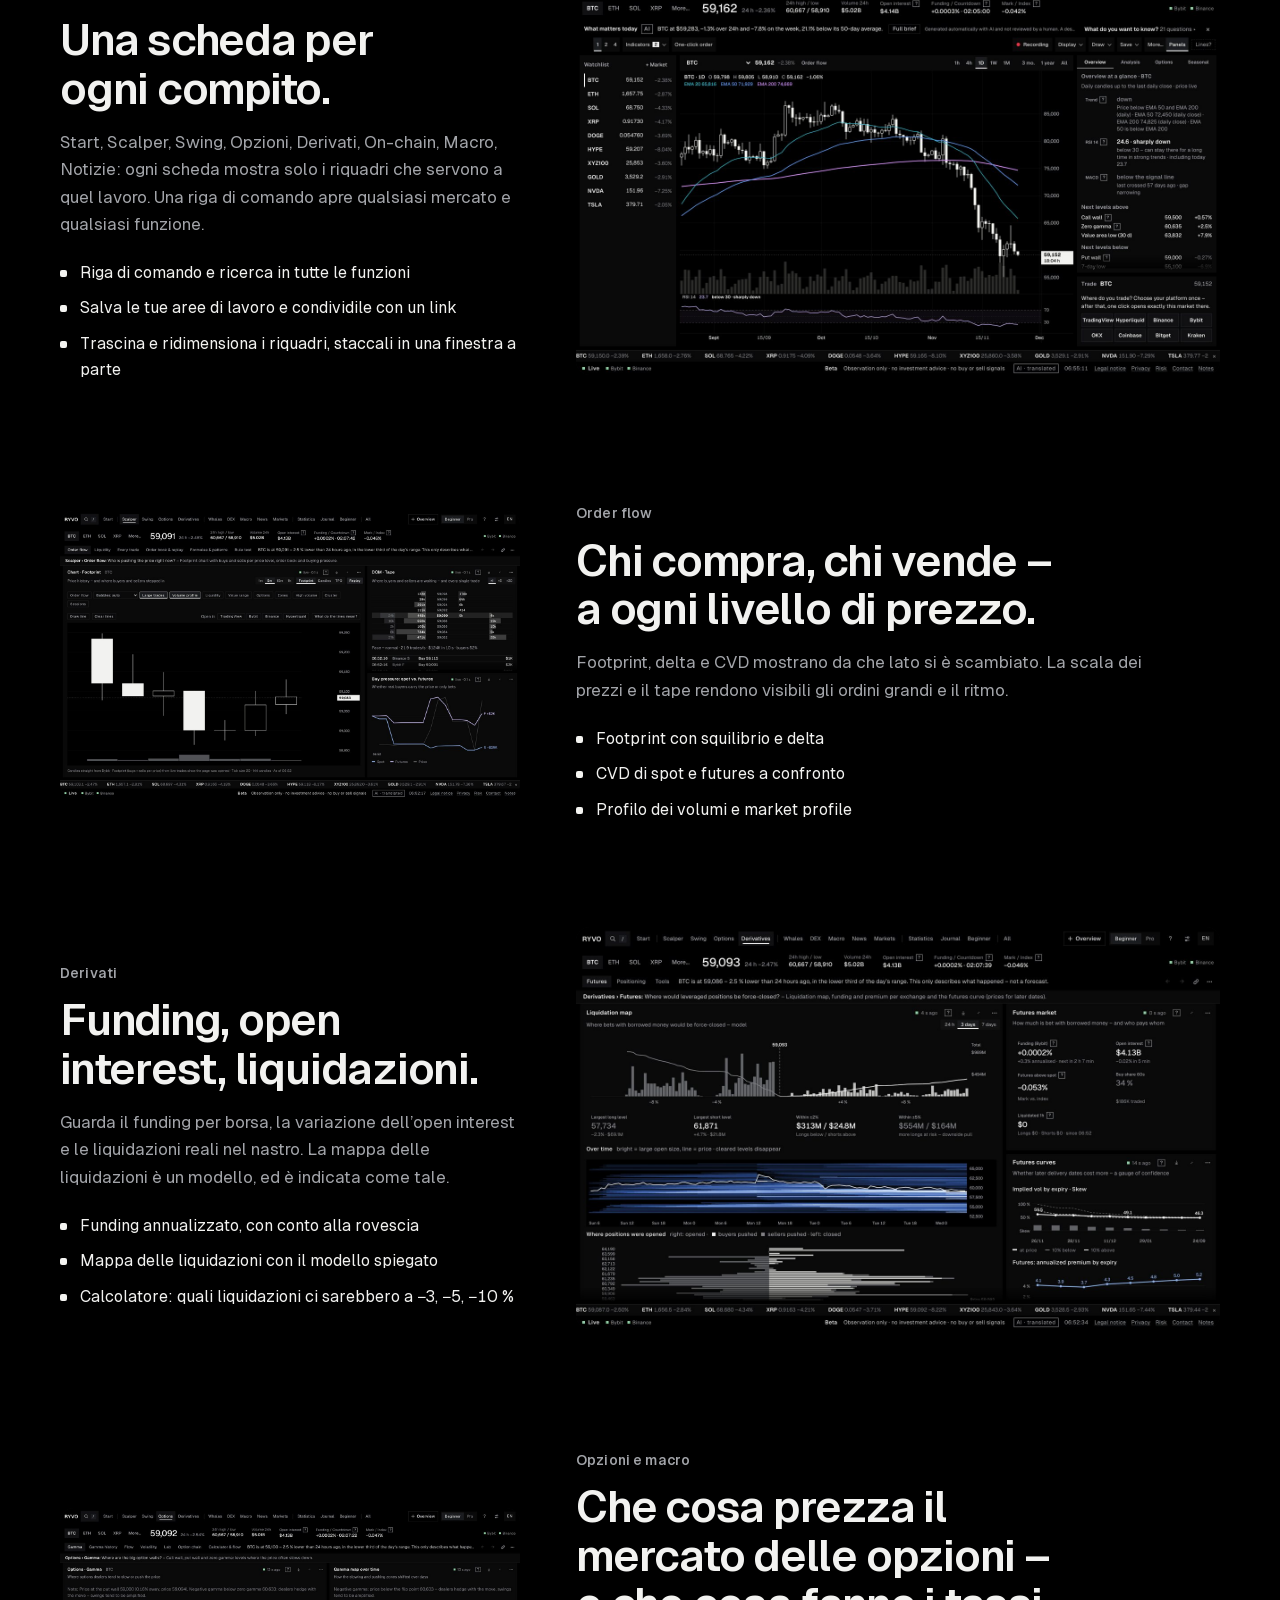
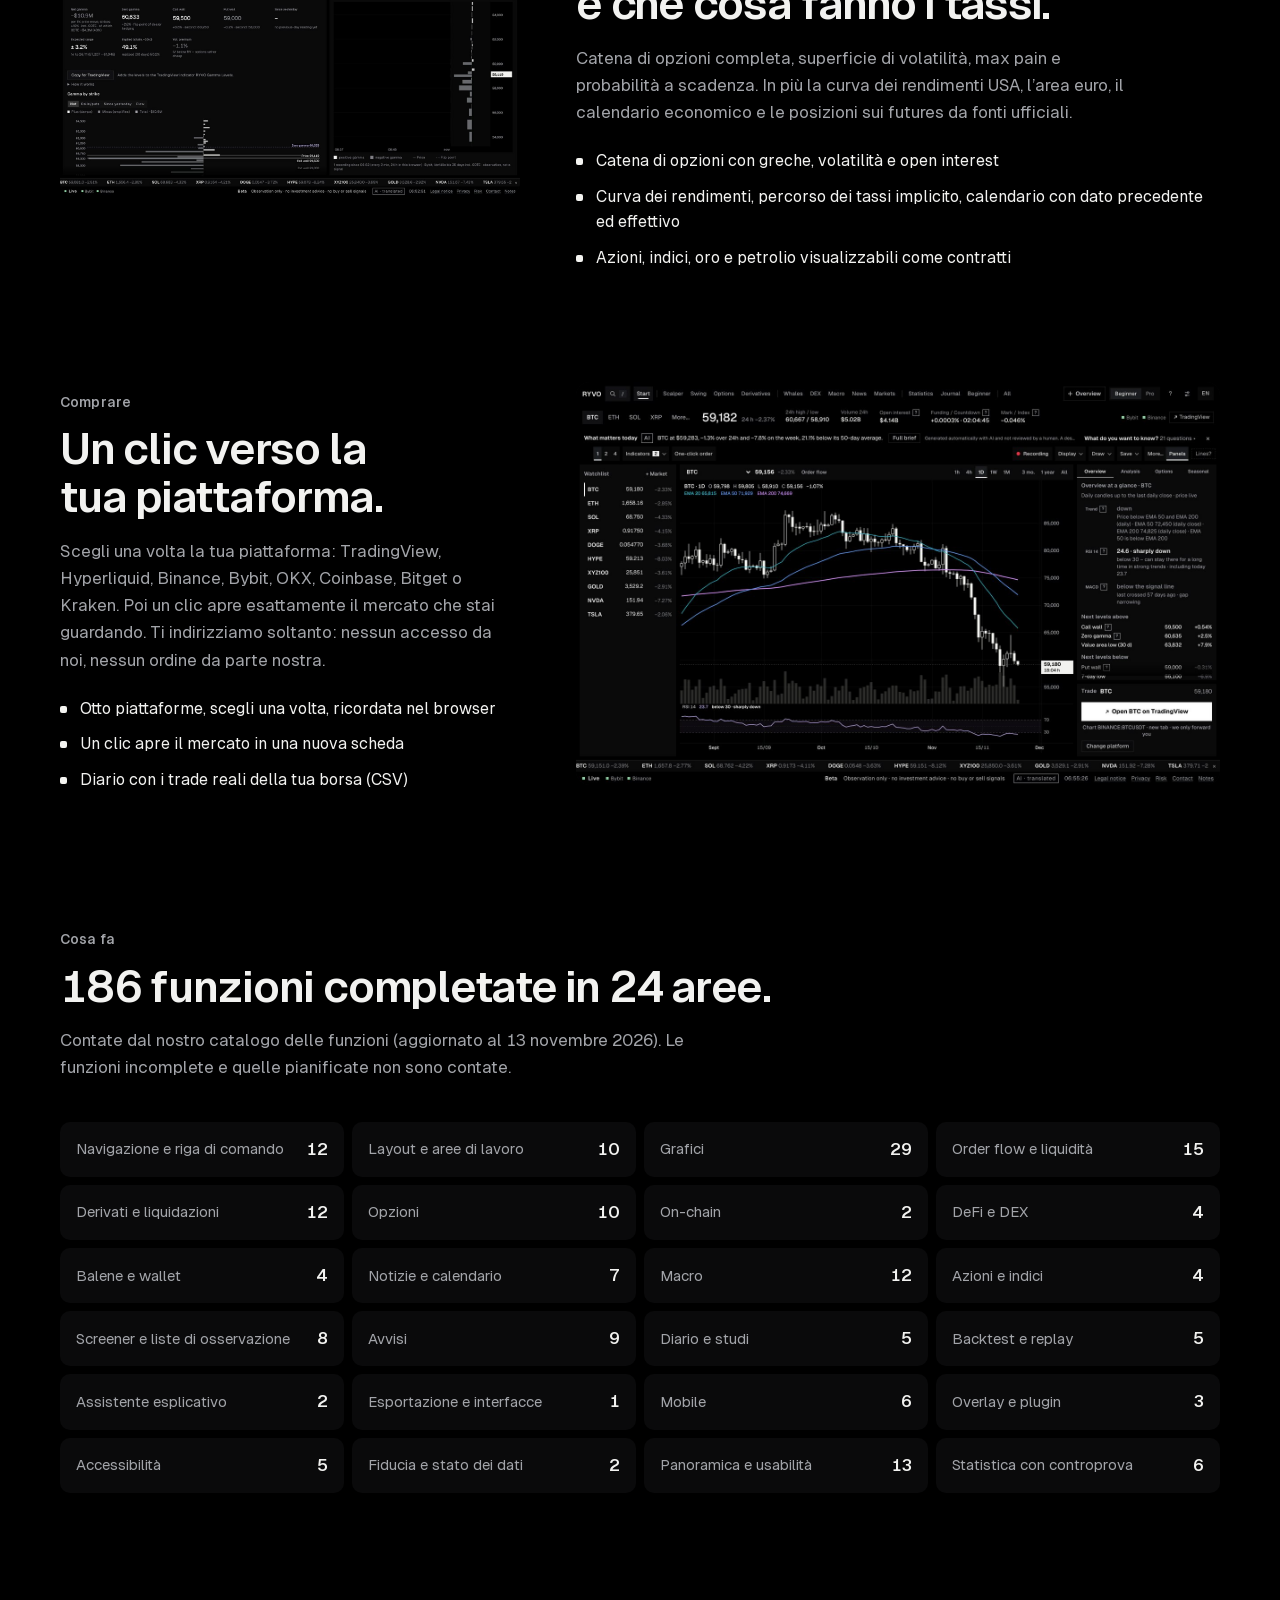
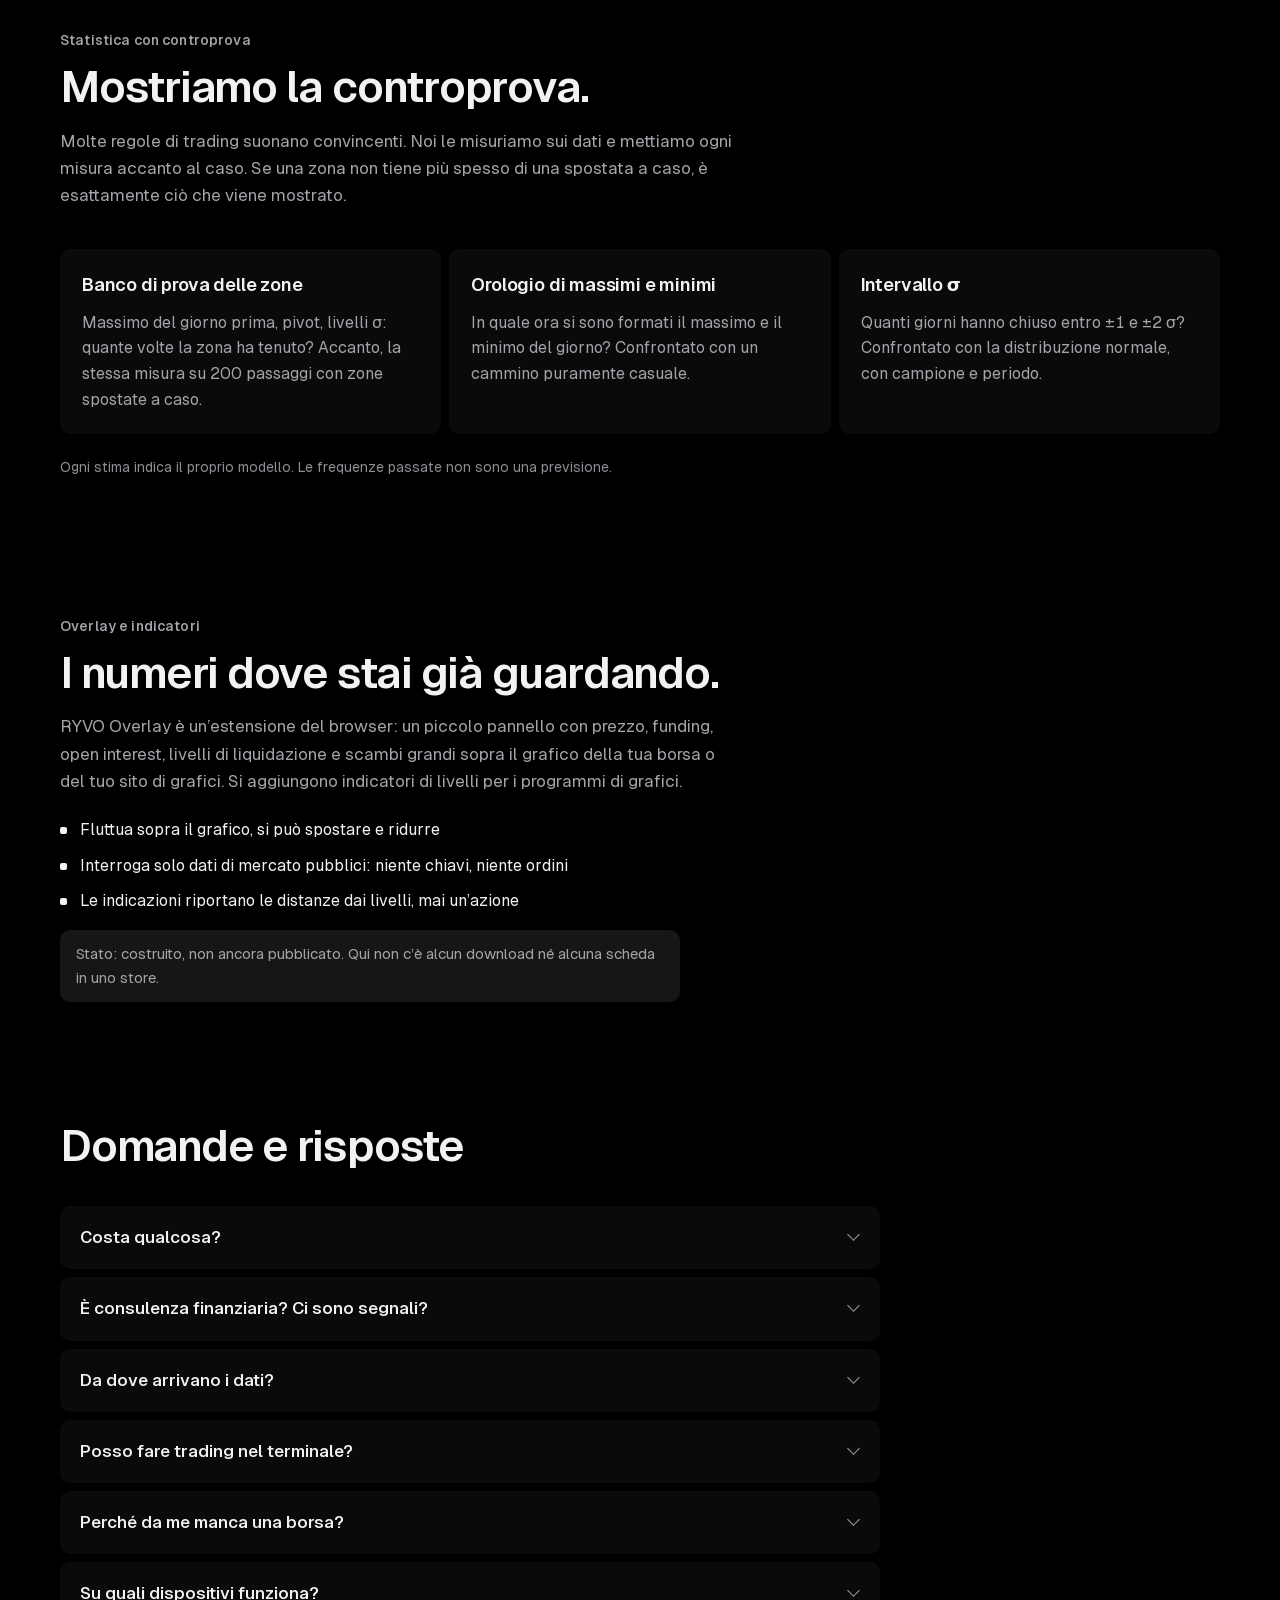
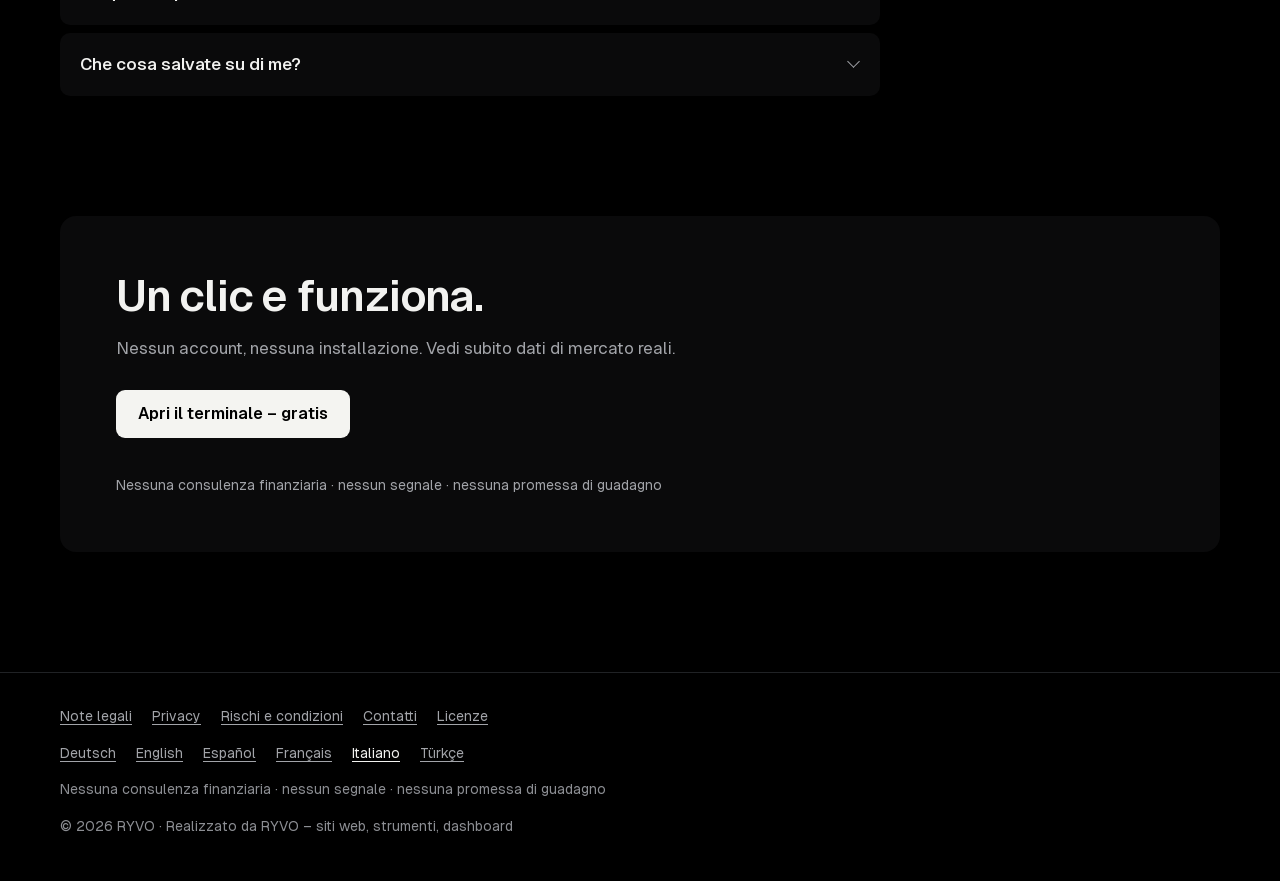
<file: start/it/index.html>
<!doctype html>
<html lang="it">
<head>
<meta charset="utf-8">
<meta name="viewport" content="width=device-width, initial-scale=1, viewport-fit=cover">
<title>RYVO Terminal – guarda cosa succede dietro il prezzo</title>
<meta name="description" content="Order flow, liquidazioni, opzioni e macro in un solo strumento: live nel browser, gratis in beta; acquisti sulla tua piattaforma. Nessuna consulenza finanziaria, nessun segnale.">
<meta name="robots" content="noindex,nofollow">
<link rel="canonical" href="https://ryvohq.github.io/ryvo-terminal/start/it/">
<link rel="alternate" hreflang="de" href="https://ryvohq.github.io/ryvo-terminal/start/de/">
<link rel="alternate" hreflang="en" href="https://ryvohq.github.io/ryvo-terminal/start/en/">
<link rel="alternate" hreflang="es" href="https://ryvohq.github.io/ryvo-terminal/start/es/">
<link rel="alternate" hreflang="fr" href="https://ryvohq.github.io/ryvo-terminal/start/fr/">
<link rel="alternate" hreflang="it" href="https://ryvohq.github.io/ryvo-terminal/start/it/">
<link rel="alternate" hreflang="tr" href="https://ryvohq.github.io/ryvo-terminal/start/tr/">
<link rel="alternate" hreflang="x-default" href="https://ryvohq.github.io/ryvo-terminal/start/">
<meta name="theme-color" content="#000000">
<meta property="og:type" content="website">
<meta property="og:site_name" content="RYVO Terminal">
<meta property="og:locale" content="it_IT">
<meta property="og:title" content="RYVO Terminal – guarda cosa succede dietro il prezzo">
<meta property="og:description" content="Order flow, liquidazioni, opzioni e macro in un solo strumento: live nel browser, gratis in beta; acquisti sulla tua piattaforma. Nessuna consulenza finanziaria, nessun segnale.">
<meta property="og:url" content="https://ryvohq.github.io/ryvo-terminal/start/it/">
<meta property="og:image" content="https://ryvohq.github.io/ryvo-terminal/start/bilder/og.jpg">
<meta property="og:image:width" content="1200">
<meta property="og:image:height" content="630">
<meta name="twitter:card" content="summary_large_image">
<meta name="twitter:title" content="RYVO Terminal – guarda cosa succede dietro il prezzo">
<meta name="twitter:description" content="Order flow, liquidazioni, opzioni e macro in un solo strumento: live nel browser, gratis in beta; acquisti sulla tua piattaforma. Nessuna consulenza finanziaria, nessun segnale.">
<meta name="twitter:image" content="https://ryvohq.github.io/ryvo-terminal/start/bilder/og.jpg">
<link rel="icon" href="../bilder/zeichen.svg" type="image/svg+xml">
<script type="application/ld+json">{"@context": "https://schema.org", "@type": "SoftwareApplication", "name": "RYVO Terminal", "applicationCategory": "FinanceApplication", "operatingSystem": "Web", "url": "https://ryvohq.github.io/ryvo-terminal/", "inLanguage": "it", "description": "Order flow, liquidazioni, opzioni e macro in un solo strumento: live nel browser, gratis in beta; acquisti sulla tua piattaforma. Nessuna consulenza finanziaria, nessun segnale.", "isAccessibleForFree": true, "offers": {"@type": "Offer", "price": "0", "priceCurrency": "EUR"}, "publisher": {"@type": "Organization", "name": "RYVO"}}</script>
<link rel="preload" href="../schrift/Geist-Variable.woff2" as="font" type="font/woff2" crossorigin>
<style>
@font-face{font-family:"Geist";src:url("../schrift/Geist-Variable.woff2") format("woff2");font-weight:100 900;font-display:swap}
:root{--bg:#000000;--f1:#0a0a0b;--f2:#111113;--f3:#1b1c1f;--trenn:#202225;--t1:#f2f2f0;--t2:#a2a4a9;--leise:#8c8e93;--akzent:#f4f4f1;--akzent-weich:rgba(244,244,241,.09);--live:#8cc79a;--r:10px;color-scheme:dark}
*{box-sizing:border-box;margin:0}
html{-webkit-text-size-adjust:100%;scroll-behavior:smooth;scroll-padding-top:76px}
@media (prefers-reduced-motion:reduce){html{scroll-behavior:auto}*{transition:none!important}}
body{background:var(--bg);color:var(--t1);font:400 17px/1.6 "Geist",system-ui,-apple-system,"Segoe UI",sans-serif;font-feature-settings:"tnum" 1,"ss01" 1;-webkit-font-smoothing:antialiased}
a{color:inherit}
img{display:block;max-width:100%;height:auto}
:focus-visible{outline:2px solid var(--akzent);outline-offset:3px;border-radius:6px}
.rahmen{width:min(1160px,100% - 40px);margin-inline:auto}
.sprung{position:absolute;left:12px;top:-64px;z-index:20;background:var(--akzent);color:var(--bg);padding:10px 14px;border-radius:8px;font-weight:600;text-decoration:none}
.sprung:focus{top:12px}
.kopf{position:sticky;top:0;z-index:10;background:rgba(23,24,27,.92);backdrop-filter:blur(12px);-webkit-backdrop-filter:blur(12px)}
.kopf .rahmen{display:flex;align-items:center;gap:8px;height:64px}
.marke{display:flex;align-items:center;gap:10px;font-weight:600;font-size:16px;letter-spacing:.01em;text-decoration:none;margin-right:auto;white-space:nowrap}
.kopf nav{display:flex;gap:2px}
.kopf nav a{font-size:14px;color:var(--t2);text-decoration:none;padding:8px 12px;border-radius:8px;white-space:nowrap}
.kopf nav a:hover{color:var(--t1);background:var(--f1)}
.sprachwahl{position:relative}
.sprachwahl summary{list-style:none;cursor:pointer;display:flex;align-items:center;gap:6px;height:36px;padding:0 12px;border-radius:8px;background:var(--f1);color:var(--t2);font-size:13px;font-weight:500}
.sprachwahl summary::-webkit-details-marker{display:none}
.sprachwahl summary::after{content:"";width:6px;height:6px;border-right:1.5px solid currentColor;border-bottom:1.5px solid currentColor;transform:rotate(45deg) translateY(-2px)}
.sprachwahl[open] summary{color:var(--t1);background:var(--f2)}
.sprachwahl ul{position:absolute;right:0;top:44px;list-style:none;padding:6px;background:var(--f2);border-radius:var(--r);min-width:168px;box-shadow:0 18px 50px rgba(0,0,0,.5)}
.sprachwahl a{display:flex;justify-content:space-between;gap:16px;padding:9px 10px;border-radius:7px;text-decoration:none;font-size:14px;color:var(--t2)}
.sprachwahl a:hover,.sprachwahl a[aria-current]{background:var(--f3);color:var(--t1)}
.sprachwahl a span{color:var(--t2);font-size:12px}
.knopf{display:inline-flex;align-items:center;justify-content:center;gap:8px;min-height:48px;padding:0 22px;border-radius:9px;font-weight:600;font-size:16px;text-decoration:none;white-space:nowrap;transition:filter .15s,background .15s}
.knopf.haupt{background:var(--akzent);color:#000000}
.knopf.haupt:hover{filter:brightness(1.08)}
.knopf.zweit{background:var(--f2);color:var(--t1)}
.knopf.zweit:hover{background:var(--f3)}
.kopf .knopf{min-height:36px;padding:0 14px;font-size:14px;margin-left:4px}
.held{padding:72px 0 0}
.chip{display:inline-flex;align-items:center;gap:8px;height:30px;padding:0 12px;border-radius:999px;background:var(--f1);color:var(--t2);font-size:13px}
.chip::before{content:"";width:7px;height:7px;border-radius:2px;background:var(--akzent)}
.chip.live::before{border-radius:50%;background:var(--live)}
h1{font-size:clamp(38px,6.4vw,72px);line-height:1.03;font-weight:600;letter-spacing:-.035em;margin:22px 0 20px;max-width:14ch;text-wrap:balance}
.held .unter{font-size:clamp(17px,1.9vw,21px);color:var(--t2);max-width:56ch;text-wrap:pretty}
.held .knoepfe{display:flex;flex-wrap:wrap;gap:10px;margin:32px 0 18px}
.ohne{display:flex;flex-wrap:wrap;gap:8px;list-style:none;padding:0}
.kern{margin-top:18px;font-size:13px;color:var(--leise)}
.buehne{position:relative;margin-top:56px}
.foto{border-radius:14px;overflow:hidden;background:var(--f1);box-shadow:0 40px 90px -40px rgba(0,0,0,.9)}
.foto img{width:100%}
.foto figcaption{font-size:12px;color:var(--leise);padding:9px 14px;border-top:1px solid var(--trenn)}
.foto.handy{width:min(27%,250px);border-radius:26px}
.buehne .handy{position:absolute;right:28px;bottom:-34px;box-shadow:0 30px 70px -10px rgba(0,0,0,.9);outline:6px solid var(--bg)}
.schema{aspect-ratio:1440/900;display:grid;grid-template-rows:auto 1fr;gap:8px;padding:10px;background:var(--bg)}
.handy .schema{aspect-ratio:390/700;grid-template-rows:auto auto 1fr auto}
.sk-kopf{display:flex;align-items:center;gap:12px;height:34px;padding:0 6px;min-width:0}
.sk-kopf b{font-size:14px;font-weight:600}
.sk-befehl{width:18%;height:22px;border-radius:7px;background:var(--f2);flex:none}
.sk-reiter{display:flex;gap:2px;min-width:0;overflow:hidden}
.sk-reiter span{font-size:clamp(9px,1vw,13px);color:var(--leise);padding:5px 9px;border-radius:7px;white-space:nowrap;position:relative}
.sk-reiter span[aria-current]{color:var(--t1);background:var(--f2);box-shadow:inset 0 -2px 0 -0px var(--akzent)}
.sk-raster{display:grid;gap:8px;min-height:0;grid-template-columns:repeat(12,1fr);grid-template-rows:repeat(6,1fr)}
.sk-kachel{background:var(--f1);border-radius:var(--r);padding:12px 14px;display:flex;flex-direction:column;gap:9px;min-width:0;min-height:0;overflow:hidden}
.sk-kachel b{font-size:clamp(10px,1.05vw,14px);font-weight:550;color:var(--t2);white-space:nowrap;overflow:hidden;text-overflow:ellipsis}
.sk-kachel i{display:block;height:8px;border-radius:4px;background:var(--f2);width:72%}
.sk-kachel i:nth-of-type(2){width:46%}.sk-kachel i:nth-of-type(3){width:58%}.sk-kachel i:nth-of-type(4){width:34%}
.sk-kachel.gross{flex:1}
.n4 .sk-kachel:nth-child(1){grid-area:1/1/7/8}.n4 .sk-kachel:nth-child(2){grid-area:1/8/4/13}.n4 .sk-kachel:nth-child(3){grid-area:4/8/7/11}.n4 .sk-kachel:nth-child(4){grid-area:4/11/7/13}
.n5 .sk-kachel:nth-child(1){grid-area:1/1/7/3}.n5 .sk-kachel:nth-child(2){grid-area:1/3/7/10}.n5 .sk-kachel:nth-child(3){grid-area:1/10/3/13}.n5 .sk-kachel:nth-child(4){grid-area:3/10/5/13}.n5 .sk-kachel:nth-child(5){grid-area:5/10/7/13}
.sk-leiste{display:flex;justify-content:space-around;padding:8px 0}
.sk-leiste i{width:22px;height:22px;border-radius:7px;background:var(--f2);display:block}
section{padding:120px 0 0}
.kicker{color:var(--akzent);font-size:14px;font-weight:550;letter-spacing:.01em;margin-bottom:12px}
h2{font-size:clamp(28px,3.6vw,44px);line-height:1.1;font-weight:600;letter-spacing:-.028em;text-wrap:balance}
h3{font-size:18px;font-weight:600;letter-spacing:-.01em}
.zeile{display:grid;grid-template-columns:5fr 7fr;gap:56px;align-items:center}
.zeile:nth-of-type(even) .text{order:2}
.zeile+.zeile{margin-top:104px}
.text p{color:var(--t2);margin-top:16px;max-width:52ch;text-wrap:pretty}
.punkte{list-style:none;padding:0;margin-top:22px;display:grid;gap:10px}
.punkte li{position:relative;padding-left:20px;color:var(--t1);font-size:16px}
.punkte li::before{content:"";position:absolute;left:0;top:.62em;width:7px;height:7px;border-radius:2px;background:var(--akzent)}
.kopfzeile{max-width:760px}
.kopfzeile p{color:var(--t2);margin-top:16px;max-width:62ch}
.bereiche{list-style:none;padding:0;margin-top:40px;display:grid;grid-template-columns:repeat(4,1fr);gap:8px}
.bereiche li{display:flex;align-items:center;justify-content:space-between;gap:12px;background:var(--f1);border-radius:var(--r);padding:14px 16px;font-size:15px;color:var(--t2)}
.bereiche b{font-weight:550;color:var(--t1);font-size:17px}
.karten{display:grid;grid-template-columns:repeat(3,1fr);gap:8px;margin-top:40px}
.karte{background:var(--f1);border-radius:var(--r);padding:22px}
.karte p{color:var(--t2);font-size:16px;margin-top:10px}
.fein{margin-top:22px;font-size:14px;color:var(--leise)}
.status{display:inline-flex;margin-top:26px;background:var(--akzent-weich);color:var(--t1);border-radius:var(--r);padding:12px 16px;font-size:15px}
.band{background:var(--f1);border-radius:16px;padding:56px;display:grid;gap:14px;justify-items:start}
.band p{color:var(--t2);max-width:58ch}
.band .knopf{margin-top:14px}
.faq{margin-top:36px;max-width:820px;display:grid;gap:8px}
.faq details{background:var(--f1);border-radius:var(--r)}
.faq summary{cursor:pointer;list-style:none;padding:18px 52px 18px 20px;font-weight:550;position:relative}
.faq summary::-webkit-details-marker{display:none}
.faq summary::after{content:"";position:absolute;right:22px;top:24px;width:8px;height:8px;border-right:1.5px solid var(--t2);border-bottom:1.5px solid var(--t2);transform:rotate(45deg)}
.faq details[open] summary::after{transform:rotate(-135deg);top:28px}
.faq p{padding:0 20px 20px;color:var(--t2);max-width:68ch}
.faq a{color:var(--akzent)}
footer{margin-top:120px;border-top:1px solid var(--trenn);padding:32px 0 44px;font-size:14px;color:var(--leise)}
footer .rahmen{display:grid;gap:14px}
footer nav{display:flex;flex-wrap:wrap;gap:6px 20px}
footer a{color:var(--t2);text-underline-offset:3px}
footer a[aria-current]{color:var(--t1)}
@media (max-width:980px){.kopf nav{display:none}.zeile{grid-template-columns:1fr;gap:28px}.zeile:nth-of-type(even) .text{order:0}.bereiche{grid-template-columns:repeat(2,1fr)}.karten{grid-template-columns:1fr}section{padding-top:88px}.zeile+.zeile{margin-top:72px}.band{padding:32px 24px}}
@media (max-width:520px){.rahmen{width:calc(100% - 32px)}.kopf .knopf{display:none}.held{padding-top:44px}.held .knoepfe .knopf{width:100%}.buehne{margin-top:40px}.buehne .handy{right:12px;bottom:-22px;width:30%;border-radius:16px;outline-width:4px}.sk-kachel{padding:7px 8px;gap:5px;border-radius:7px}.sk-kachel i{height:5px}.sk-kopf{height:22px;gap:6px}.sk-reiter span{padding:3px 5px}.schema{padding:6px;gap:5px}.sk-raster{gap:5px}.bereiche li{padding:12px;font-size:14px}.foto{border-radius:10px}.buehne .foto:not(.handy){display:none}.buehne .handy{position:static;width:min(74%,290px);margin-inline:auto;outline:0;border-radius:22px}.handy .schema{padding:10px;gap:8px}.handy .sk-kopf{height:30px}.handy .sk-reiter span{padding:5px 8px;font-size:12px}.handy .sk-kachel{padding:12px;gap:9px;border-radius:10px}.handy .sk-kachel i{height:8px}}
</style>
</head>
<body>
<a class="sprung" href="#inhalt">Vai al contenuto</a>
<header class="kopf"><div class="rahmen">
  <a class="marke" href="./">RYVO Terminal</a>
  <nav aria-label="Cosa fa"><a href="#kann">Cosa fa</a><a href="#gegenprobe">Controprova</a><a href="#overlay">Overlay</a><a href="#faq">Domande</a></nav>
  <details class="sprachwahl"><summary aria-label="Scegli la lingua">IT</summary><ul><li><a href="../de/" hreflang="de" lang="de" data-sprache="de">Deutsch<span>DE</span></a></li><li><a href="../en/" hreflang="en" lang="en" data-sprache="en">English<span>EN</span></a></li><li><a href="../es/" hreflang="es" lang="es" data-sprache="es">Español<span>ES</span></a></li><li><a href="../fr/" hreflang="fr" lang="fr" data-sprache="fr">Français<span>FR</span></a></li><li><a href="../it/" hreflang="it" lang="it" data-sprache="it" aria-current="page">Italiano<span>IT</span></a></li><li><a href="../tr/" hreflang="tr" lang="tr" data-sprache="tr">Türkçe<span>TR</span></a></li></ul></details>
  <a class="knopf haupt" href="../../?lang=it">Apri il terminale</a>
</div></header>
<main id="inhalt">
<div class="held"><div class="rahmen">
  <span class="chip live">Beta gratuita</span>
  <h1>Guarda cosa succede dietro il prezzo.</h1>
  <p class="unter">Order flow, liquidazioni, opzioni e macro in un solo strumento: live nel tuo browser – acquisti con un clic sulla tua piattaforma.</p>
  <div class="knoepfe"><a class="knopf haupt" href="../../?lang=it">Apri il terminale – gratis</a><a class="knopf zweit" href="#kann">Cosa fa</a></div>
  <ul class="ohne"><li class="chip">Nessun account</li><li class="chip">Nessuna installazione</li><li class="chip">Su computer e su telefono</li></ul>
  <p class="kern">Nessuna consulenza finanziaria · nessun segnale · nessuna promessa di guadagno</p>
  <div class="buehne"><figure class="foto" data-foto="reiter-swing" data-zustand="foto" data-foto-sprache="en"><img src="../bilder/reiter-swing-en.jpg" srcset="../bilder/reiter-swing-en.jpg 1x, ../bilder/reiter-swing-en@2x.jpg 2x" width="1440" height="900" alt="RYVO Terminal – Swing: Lista di osservazione, Grafico, Situazione, Livelli, Sulla tua piattaforma" fetchpriority="high"></figure><figure class="foto handy" data-foto="handy-chart" data-zustand="foto" data-foto-sprache="en"><img src="../bilder/handy-chart-en.jpg" srcset="../bilder/handy-chart-en.jpg 1x, ../bilder/handy-chart-en@2x.jpg 2x" width="390" height="844" alt="RYVO Terminal – Swing: Grafico" loading="lazy" decoding="async"></figure></div>
</div></div>
<section id="werkzeuge"><div class="rahmen">
<div class="zeile"><div class="text"><p class="kicker">Aree di lavoro</p><h2>Una scheda per ogni compito.</h2><p>Start, Scalper, Swing, Opzioni, Derivati, On-chain, Macro, Notizie: ogni scheda mostra solo i riquadri che servono a quel lavoro. Una riga di comando apre qualsiasi mercato e qualsiasi funzione.</p><ul class="punkte"><li>Riga di comando e ricerca in tutte le funzioni</li><li>Salva le tue aree di lavoro e condividile con un link</li><li>Trascina e ridimensiona i riquadri, staccali in una finestra a parte</li></ul></div><figure class="foto" data-foto="reiter-start" data-zustand="foto" data-foto-sprache="en"><img src="../bilder/reiter-start-en.jpg" srcset="../bilder/reiter-start-en.jpg 1x, ../bilder/reiter-start-en@2x.jpg 2x" width="1440" height="900" alt="RYVO Terminal – Start: Lista di osservazione, Grafico, Situazione, Calendario economico, Sulla tua piattaforma" loading="lazy" decoding="async"></figure></div>
<div class="zeile"><div class="text"><p class="kicker">Order flow</p><h2>Chi compra, chi vende – a ogni livello di prezzo.</h2><p>Footprint, delta e CVD mostrano da che lato si è scambiato. La scala dei prezzi e il tape rendono visibili gli ordini grandi e il ritmo.</p><ul class="punkte"><li>Footprint con squilibrio e delta</li><li>CVD di spot e futures a confronto</li><li>Profilo dei volumi e market profile</li></ul></div><figure class="foto" data-foto="reiter-scalper" data-zustand="foto" data-foto-sprache="en"><img src="../bilder/reiter-scalper-en.jpg" srcset="../bilder/reiter-scalper-en.jpg 1x, ../bilder/reiter-scalper-en@2x.jpg 2x" width="1440" height="900" alt="RYVO Terminal – Scalper: Grafico, Footprint, Book degli ordini, Tape" loading="lazy" decoding="async"></figure></div>
<div class="zeile"><div class="text"><p class="kicker">Derivati</p><h2>Funding, open interest, liquidazioni.</h2><p>Guarda il funding per borsa, la variazione dell’open interest e le liquidazioni reali nel nastro. La mappa delle liquidazioni è un modello, ed è indicata come tale.</p><ul class="punkte"><li>Funding annualizzato, con conto alla rovescia</li><li>Mappa delle liquidazioni con il modello spiegato</li><li>Calcolatore: quali liquidazioni ci sarebbero a −3, −5, −10 %</li></ul></div><figure class="foto" data-foto="reiter-derivate" data-zustand="foto" data-foto-sprache="en"><img src="../bilder/reiter-derivate-en.jpg" srcset="../bilder/reiter-derivate-en.jpg 1x, ../bilder/reiter-derivate-en@2x.jpg 2x" width="1440" height="900" alt="RYVO Terminal – Derivati: Funding, Open interest, Mappa delle liquidazioni (modello), Liquidazioni live" loading="lazy" decoding="async"></figure></div>
<div class="zeile"><div class="text"><p class="kicker">Opzioni e macro</p><h2>Che cosa prezza il mercato delle opzioni – e che cosa fanno i tassi.</h2><p>Catena di opzioni completa, superficie di volatilità, max pain e probabilità a scadenza. In più la curva dei rendimenti USA, l’area euro, il calendario economico e le posizioni sui futures da fonti ufficiali.</p><ul class="punkte"><li>Catena di opzioni con greche, volatilità e open interest</li><li>Curva dei rendimenti, percorso dei tassi implicito, calendario con dato precedente ed effettivo</li><li>Azioni, indici, oro e petrolio visualizzabili come contratti</li></ul></div><figure class="foto" data-foto="reiter-optionen" data-zustand="foto" data-foto-sprache="en"><img src="../bilder/reiter-optionen-en.jpg" srcset="../bilder/reiter-optionen-en.jpg 1x, ../bilder/reiter-optionen-en@2x.jpg 2x" width="1440" height="900" alt="RYVO Terminal – Opzioni: Catena di opzioni, Superficie IV, Max pain, Probabilità" loading="lazy" decoding="async"></figure></div>
<div class="zeile"><div class="text"><p class="kicker">Comprare</p><h2>Un clic verso la tua piattaforma.</h2><p>Scegli una volta la tua piattaforma: TradingView, Hyperliquid, Binance, Bybit, OKX, Coinbase, Bitget o Kraken. Poi un clic apre esattamente il mercato che stai guardando. Ti indirizziamo soltanto: nessun accesso da noi, nessun ordine da parte nostra.</p><ul class="punkte"><li>Otto piattaforme, scegli una volta, ricordata nel browser</li><li>Un clic apre il mercato in una nuova scheda</li><li>Diario con i trade reali della tua borsa (CSV)</li></ul></div><figure class="foto" data-foto="plattform" data-zustand="foto" data-foto-sprache="en"><img src="../bilder/plattform-en.jpg" srcset="../bilder/plattform-en.jpg 1x, ../bilder/plattform-en@2x.jpg 2x" width="1440" height="900" alt="RYVO Terminal – Start: Grafico, Sulla tua piattaforma, Lista di osservazione, Situazione" loading="lazy" decoding="async"></figure></div>
</div></section>
<section id="kann"><div class="rahmen">
  <div class="kopfzeile"><p class="kicker">Cosa fa</p><h2 data-funktionen="186" data-bereiche="24">186 funzioni completate in 24 aree.</h2><p>Contate dal nostro catalogo delle funzioni (aggiornato al 13 novembre 2026). Le funzioni incomplete e quelle pianificate non sono contate.</p></div>
  <ul class="bereiche"><li><span>Navigazione e riga di comando</span><b>12</b></li><li><span>Layout e aree di lavoro</span><b>10</b></li><li><span>Grafici</span><b>29</b></li><li><span>Order flow e liquidità</span><b>15</b></li><li><span>Derivati e liquidazioni</span><b>12</b></li><li><span>Opzioni</span><b>10</b></li><li><span>On-chain</span><b>2</b></li><li><span>DeFi e DEX</span><b>4</b></li><li><span>Balene e wallet</span><b>4</b></li><li><span>Notizie e calendario</span><b>7</b></li><li><span>Macro</span><b>12</b></li><li><span>Azioni e indici</span><b>4</b></li><li><span>Screener e liste di osservazione</span><b>8</b></li><li><span>Avvisi</span><b>9</b></li><li><span>Diario e studi</span><b>5</b></li><li><span>Backtest e replay</span><b>5</b></li><li><span>Assistente esplicativo</span><b>2</b></li><li><span>Esportazione e interfacce</span><b>1</b></li><li><span>Mobile</span><b>6</b></li><li><span>Overlay e plugin</span><b>3</b></li><li><span>Accessibilità</span><b>5</b></li><li><span>Fiducia e stato dei dati</span><b>2</b></li><li><span>Panoramica e usabilità</span><b>13</b></li><li><span>Statistica con controprova</span><b>6</b></li></ul>
</div></section>
<section id="gegenprobe"><div class="rahmen">
  <div class="kopfzeile"><p class="kicker">Statistica con controprova</p><h2>Mostriamo la controprova.</h2><p>Molte regole di trading suonano convincenti. Noi le misuriamo sui dati e mettiamo ogni misura accanto al caso. Se una zona non tiene più spesso di una spostata a caso, è esattamente ciò che viene mostrato.</p></div>
  <div class="karten"><div class="karte"><h3>Banco di prova delle zone</h3><p>Massimo del giorno prima, pivot, livelli σ: quante volte la zona ha tenuto? Accanto, la stessa misura su 200 passaggi con zone spostate a caso.</p></div><div class="karte"><h3>Orologio di massimi e minimi</h3><p>In quale ora si sono formati il massimo e il minimo del giorno? Confrontato con un cammino puramente casuale.</p></div><div class="karte"><h3>Intervallo σ</h3><p>Quanti giorni hanno chiuso entro ±1 e ±2 σ? Confrontato con la distribuzione normale, con campione e periodo.</p></div></div>
  <p class="fein">Ogni stima indica il proprio modello. Le frequenze passate non sono una previsione.</p>
</div></section>
<section id="overlay"><div class="rahmen">
  <div class="kopfzeile"><p class="kicker">Overlay e indicatori</p><h2>I numeri dove stai già guardando.</h2><p>RYVO Overlay è un’estensione del browser: un piccolo pannello con prezzo, funding, open interest, livelli di liquidazione e scambi grandi sopra il grafico della tua borsa o del tuo sito di grafici. Si aggiungono indicatori di livelli per i programmi di grafici.</p>
  <ul class="punkte"><li>Fluttua sopra il grafico, si può spostare e ridurre</li><li>Interroga solo dati di mercato pubblici: niente chiavi, niente ordini</li><li>Le indicazioni riportano le distanze dai livelli, mai un’azione</li></ul><p class="status">Stato: costruito, non ancora pubblicato. Qui non c’è alcun download né alcuna scheda in uno store.</p></div>
</div></section>
<section id="faq"><div class="rahmen">
  <h2>Domande e risposte</h2>
  <div class="faq"><details><summary>Costa qualcosa?</summary><p>No. La beta è gratuita, senza account e senza installazione. È prevista una versione Pro con strumenti aggiuntivi; prezzo e data non sono fissati.</p></details><details><summary>È consulenza finanziaria? Ci sono segnali?</summary><p>No. Il terminale mostra dati e calcola metriche, uguali per tutti. Non dice mai «compra» o «vendi» e non conosce la tua situazione personale.</p></details><details><summary>Da dove arrivano i dati?</summary><p>Il tuo browser li carica direttamente da borse ed enti pubblici, ad esempio Bybit, Binance, Hyperliquid, la CFTC, il Tesoro USA, la BCE ed Eurostat. Non abbiamo un nostro server di dati. L’elenco completo è in Licenze e Privacy.</p></details><details><summary>Posso fare trading nel terminale?</summary><p>No. Fai trading sulla tua piattaforma: il terminale apre lì soltanto il mercato. Non inviamo ordini a nessuna borsa, non accettiamo denaro e non custodiamo nulla.</p></details><details><summary>Perché da me manca una borsa?</summary><p>Alcune borse non sono raggiungibili da certi paesi. In quel caso il terminale usa un’altra fonte e indica in alto quale. Se tutto fallisce, scrive «nessun dato» invece di mostrare valori vecchi.</p></details><details><summary>Su quali dispositivi funziona?</summary><p>Nei browser aggiornati, su computer e su telefono. Si può anche installare come app: nel terminale in Vista › «Installa come app» (Chrome, Edge); su iPhone, in Safari con Condividi › «Aggiungi alla schermata Home». Lingue: tedesco, inglese, spagnolo, francese, italiano, turco.</p></details><details><summary>Che cosa salvate su di me?</summary><p>Nulla su un server. Le impostazioni e il diario stanno solo nel tuo browser. Non ci sono cookie, analisi o pubblicità.</p></details></div>
</div></section>
<section id="los"><div class="rahmen"><div class="band">
  <h2>Un clic e funziona.</h2><p>Nessun account, nessuna installazione. Vedi subito dati di mercato reali.</p>
  <a class="knopf haupt" href="../../?lang=it">Apri il terminale – gratis</a>
  <p class="fein">Nessuna consulenza finanziaria · nessun segnale · nessuna promessa di guadagno</p>
</div></div></section>
</main>
<footer><div class="rahmen">
  <nav aria-label="Informazioni legali"><a href="../../recht/impressum.html?lang=it">Note legali</a><a href="../../recht/datenschutz.html?lang=it">Privacy</a><a href="../../recht/hinweise.html?lang=it">Rischi e condizioni</a><a href="../../recht/kontakt.html?lang=it">Contatti</a><a href="../../recht/lizenzen.html?lang=it">Licenze</a></nav>
  <nav aria-label="Lingua"><a href="../de/" hreflang="de" lang="de" data-sprache="de">Deutsch</a><a href="../en/" hreflang="en" lang="en" data-sprache="en">English</a><a href="../es/" hreflang="es" lang="es" data-sprache="es">Español</a><a href="../fr/" hreflang="fr" lang="fr" data-sprache="fr">Français</a><a href="../it/" hreflang="it" lang="it" data-sprache="it" aria-current="page">Italiano</a><a href="../tr/" hreflang="tr" lang="tr" data-sprache="tr">Türkçe</a></nav>
  <p>Nessuna consulenza finanziaria · nessun segnale · nessuna promessa di guadagno</p>
  <p>© 2026 RYVO · Realizzato da RYVO – siti web, strumenti, dashboard</p>
</div></footer>
<script>document.addEventListener('click',function(e){var a=e.target.closest&&e.target.closest('a[data-sprache]');if(a){try{localStorage.setItem('profi.sprache',a.getAttribute('data-sprache'))}catch(x){}}});</script>
</body>
</html>
</file>
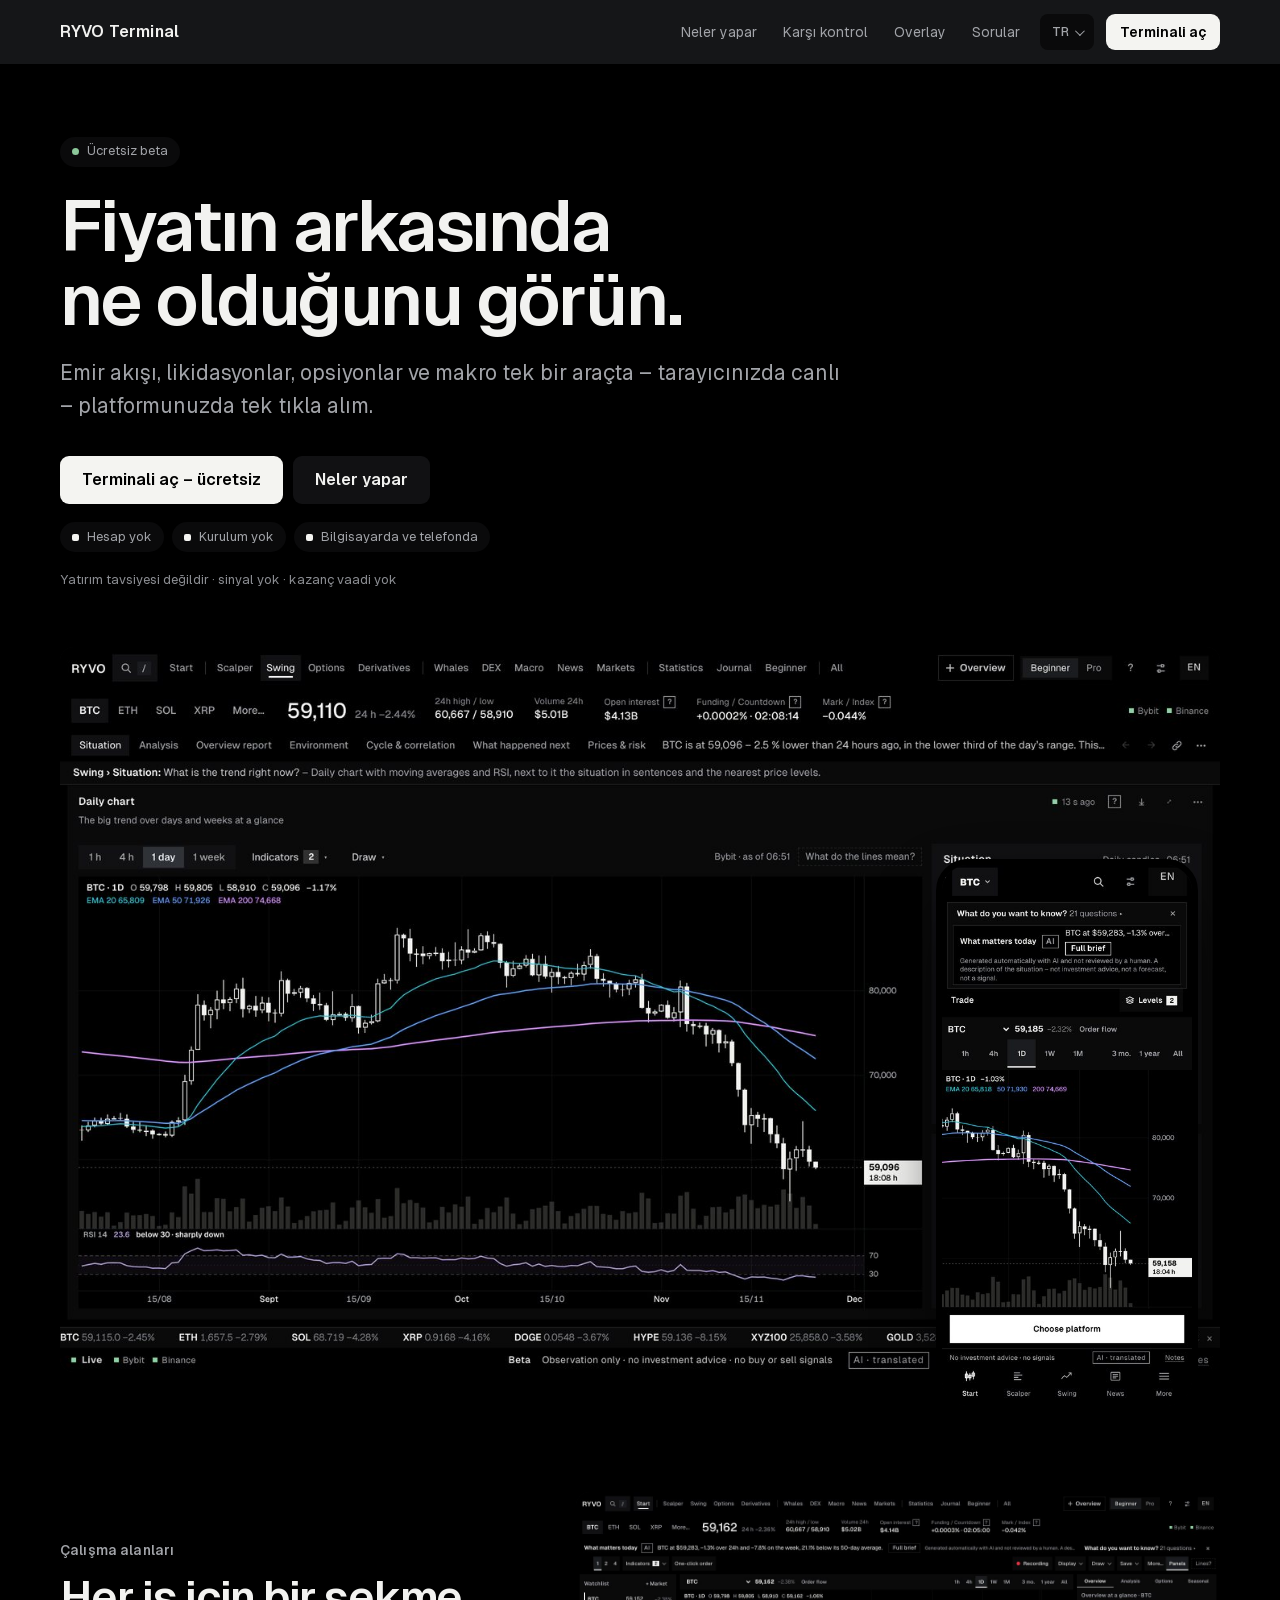
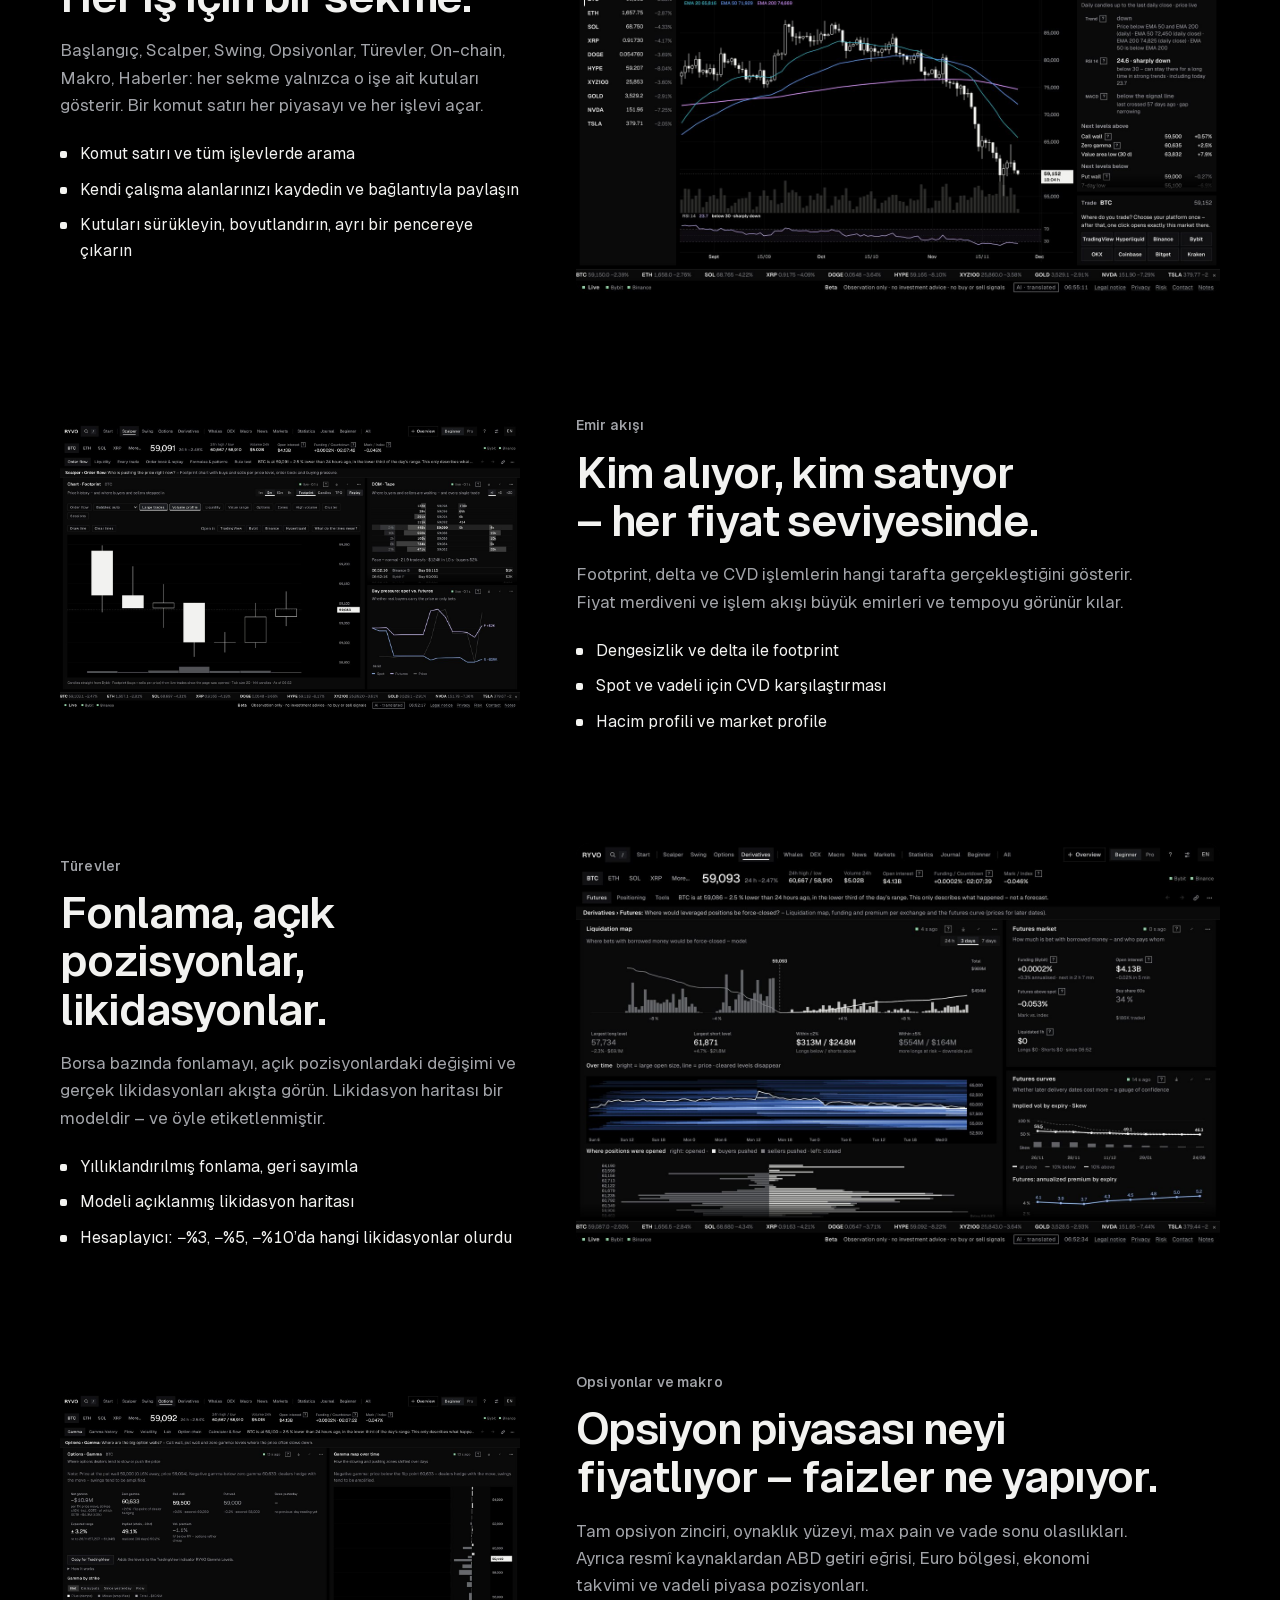
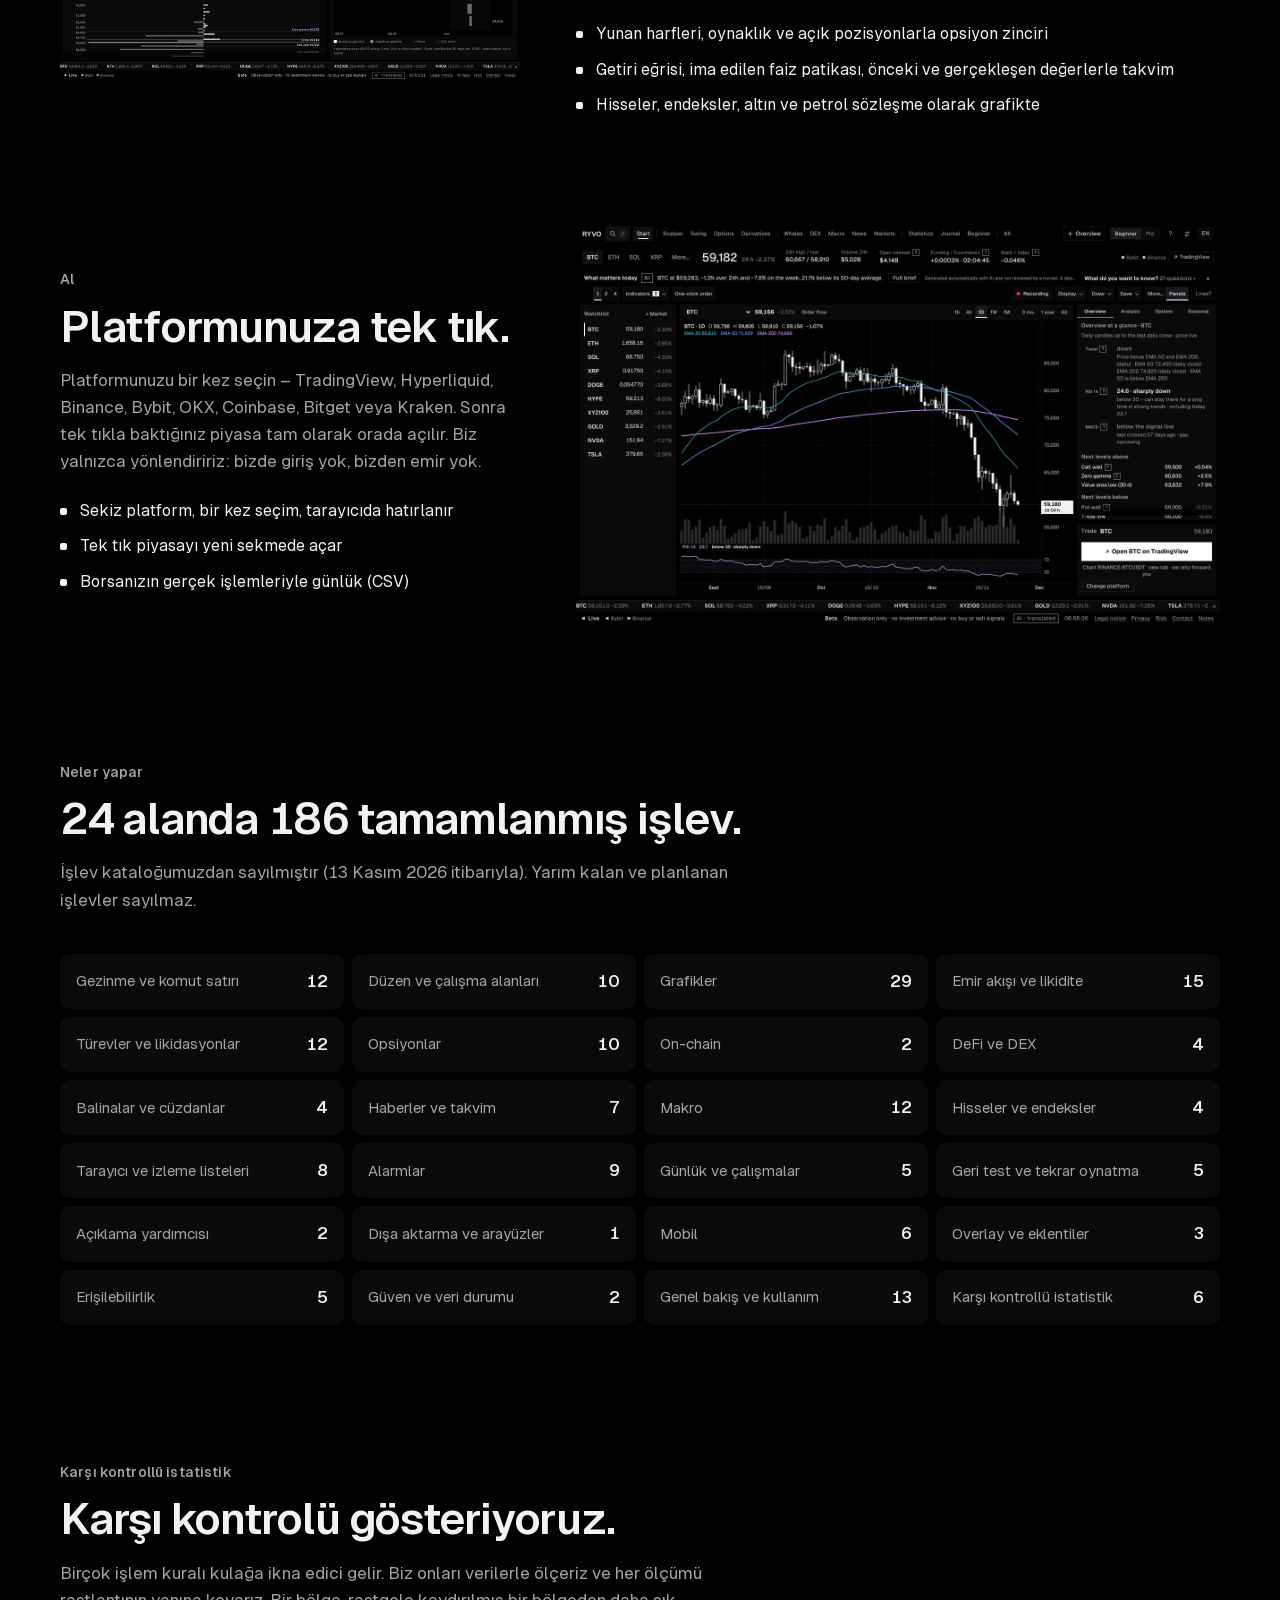
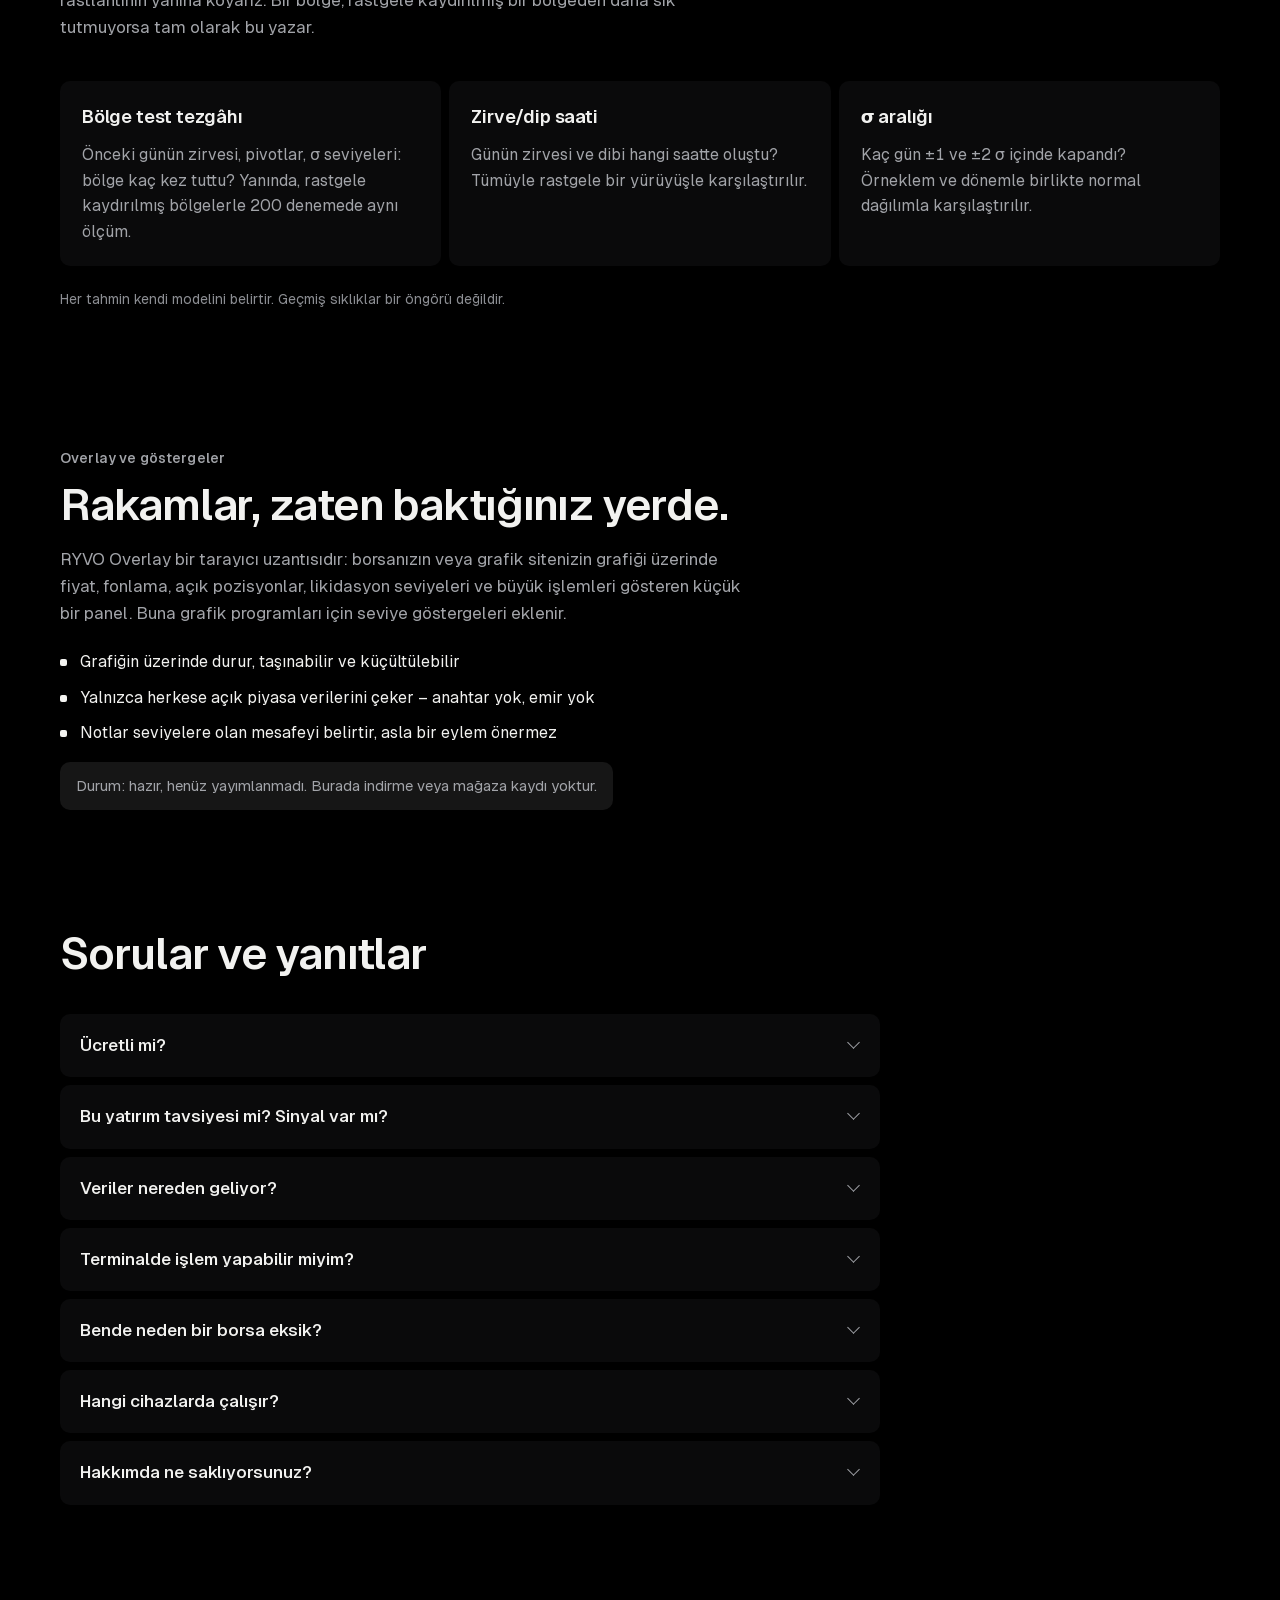
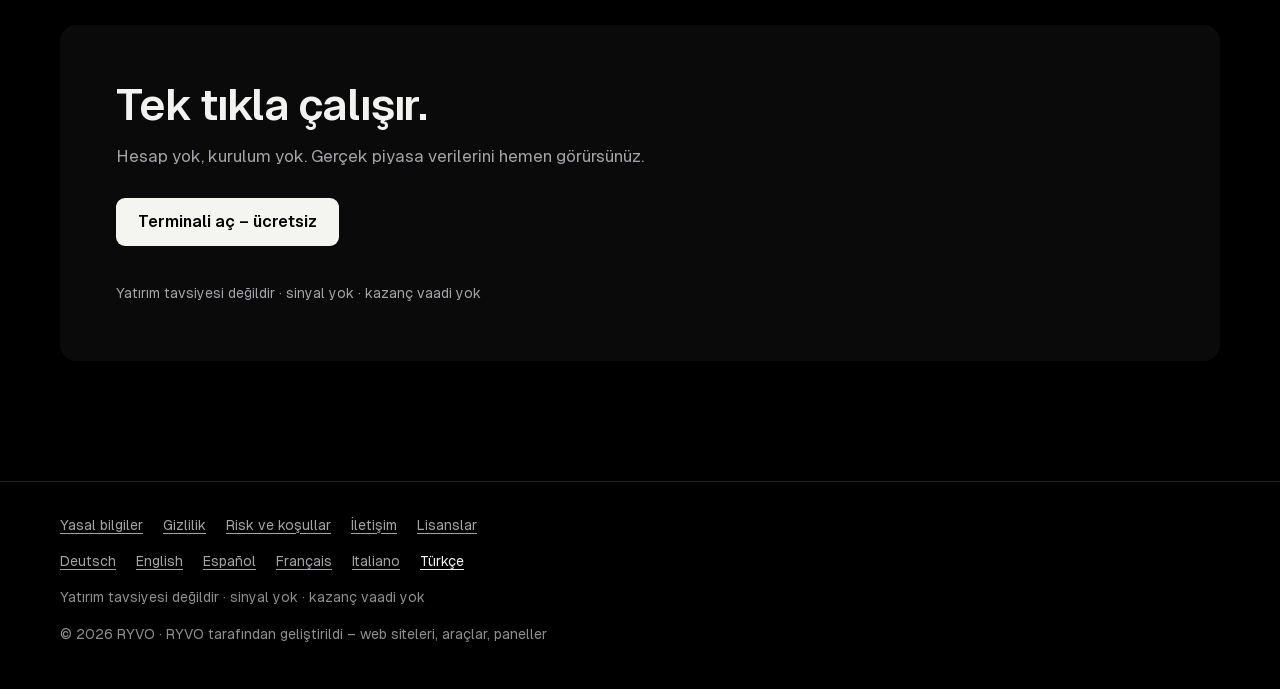
<file: start/tr/index.html>
<!doctype html>
<html lang="tr">
<head>
<meta charset="utf-8">
<meta name="viewport" content="width=device-width, initial-scale=1, viewport-fit=cover">
<title>RYVO Terminal – fiyatın arkasında ne olduğunu görün</title>
<meta name="description" content="Emir akışı, likidasyonlar, opsiyonlar ve makro tek bir araçta: tarayıcıda canlı, betada ücretsiz; alım kendi platformunda. Yatırım tavsiyesi değildir, sinyal yok.">
<meta name="robots" content="noindex,nofollow">
<link rel="canonical" href="https://ryvohq.github.io/ryvo-terminal/start/tr/">
<link rel="alternate" hreflang="de" href="https://ryvohq.github.io/ryvo-terminal/start/de/">
<link rel="alternate" hreflang="en" href="https://ryvohq.github.io/ryvo-terminal/start/en/">
<link rel="alternate" hreflang="es" href="https://ryvohq.github.io/ryvo-terminal/start/es/">
<link rel="alternate" hreflang="fr" href="https://ryvohq.github.io/ryvo-terminal/start/fr/">
<link rel="alternate" hreflang="it" href="https://ryvohq.github.io/ryvo-terminal/start/it/">
<link rel="alternate" hreflang="tr" href="https://ryvohq.github.io/ryvo-terminal/start/tr/">
<link rel="alternate" hreflang="x-default" href="https://ryvohq.github.io/ryvo-terminal/start/">
<meta name="theme-color" content="#000000">
<meta property="og:type" content="website">
<meta property="og:site_name" content="RYVO Terminal">
<meta property="og:locale" content="tr_TR">
<meta property="og:title" content="RYVO Terminal – fiyatın arkasında ne olduğunu görün">
<meta property="og:description" content="Emir akışı, likidasyonlar, opsiyonlar ve makro tek bir araçta: tarayıcıda canlı, betada ücretsiz; alım kendi platformunda. Yatırım tavsiyesi değildir, sinyal yok.">
<meta property="og:url" content="https://ryvohq.github.io/ryvo-terminal/start/tr/">
<meta property="og:image" content="https://ryvohq.github.io/ryvo-terminal/start/bilder/og.jpg">
<meta property="og:image:width" content="1200">
<meta property="og:image:height" content="630">
<meta name="twitter:card" content="summary_large_image">
<meta name="twitter:title" content="RYVO Terminal – fiyatın arkasında ne olduğunu görün">
<meta name="twitter:description" content="Emir akışı, likidasyonlar, opsiyonlar ve makro tek bir araçta: tarayıcıda canlı, betada ücretsiz; alım kendi platformunda. Yatırım tavsiyesi değildir, sinyal yok.">
<meta name="twitter:image" content="https://ryvohq.github.io/ryvo-terminal/start/bilder/og.jpg">
<link rel="icon" href="../bilder/zeichen.svg" type="image/svg+xml">
<script type="application/ld+json">{"@context": "https://schema.org", "@type": "SoftwareApplication", "name": "RYVO Terminal", "applicationCategory": "FinanceApplication", "operatingSystem": "Web", "url": "https://ryvohq.github.io/ryvo-terminal/", "inLanguage": "tr", "description": "Emir akışı, likidasyonlar, opsiyonlar ve makro tek bir araçta: tarayıcıda canlı, betada ücretsiz; alım kendi platformunda. Yatırım tavsiyesi değildir, sinyal yok.", "isAccessibleForFree": true, "offers": {"@type": "Offer", "price": "0", "priceCurrency": "EUR"}, "publisher": {"@type": "Organization", "name": "RYVO"}}</script>
<link rel="preload" href="../schrift/Geist-Variable.woff2" as="font" type="font/woff2" crossorigin>
<style>
@font-face{font-family:"Geist";src:url("../schrift/Geist-Variable.woff2") format("woff2");font-weight:100 900;font-display:swap}
:root{--bg:#000000;--f1:#0a0a0b;--f2:#111113;--f3:#1b1c1f;--trenn:#202225;--t1:#f2f2f0;--t2:#a2a4a9;--leise:#8c8e93;--akzent:#f4f4f1;--akzent-weich:rgba(244,244,241,.09);--live:#8cc79a;--r:10px;color-scheme:dark}
*{box-sizing:border-box;margin:0}
html{-webkit-text-size-adjust:100%;scroll-behavior:smooth;scroll-padding-top:76px}
@media (prefers-reduced-motion:reduce){html{scroll-behavior:auto}*{transition:none!important}}
body{background:var(--bg);color:var(--t1);font:400 17px/1.6 "Geist",system-ui,-apple-system,"Segoe UI",sans-serif;font-feature-settings:"tnum" 1,"ss01" 1;-webkit-font-smoothing:antialiased}
a{color:inherit}
img{display:block;max-width:100%;height:auto}
:focus-visible{outline:2px solid var(--akzent);outline-offset:3px;border-radius:6px}
.rahmen{width:min(1160px,100% - 40px);margin-inline:auto}
.sprung{position:absolute;left:12px;top:-64px;z-index:20;background:var(--akzent);color:var(--bg);padding:10px 14px;border-radius:8px;font-weight:600;text-decoration:none}
.sprung:focus{top:12px}
.kopf{position:sticky;top:0;z-index:10;background:rgba(23,24,27,.92);backdrop-filter:blur(12px);-webkit-backdrop-filter:blur(12px)}
.kopf .rahmen{display:flex;align-items:center;gap:8px;height:64px}
.marke{display:flex;align-items:center;gap:10px;font-weight:600;font-size:16px;letter-spacing:.01em;text-decoration:none;margin-right:auto;white-space:nowrap}
.kopf nav{display:flex;gap:2px}
.kopf nav a{font-size:14px;color:var(--t2);text-decoration:none;padding:8px 12px;border-radius:8px;white-space:nowrap}
.kopf nav a:hover{color:var(--t1);background:var(--f1)}
.sprachwahl{position:relative}
.sprachwahl summary{list-style:none;cursor:pointer;display:flex;align-items:center;gap:6px;height:36px;padding:0 12px;border-radius:8px;background:var(--f1);color:var(--t2);font-size:13px;font-weight:500}
.sprachwahl summary::-webkit-details-marker{display:none}
.sprachwahl summary::after{content:"";width:6px;height:6px;border-right:1.5px solid currentColor;border-bottom:1.5px solid currentColor;transform:rotate(45deg) translateY(-2px)}
.sprachwahl[open] summary{color:var(--t1);background:var(--f2)}
.sprachwahl ul{position:absolute;right:0;top:44px;list-style:none;padding:6px;background:var(--f2);border-radius:var(--r);min-width:168px;box-shadow:0 18px 50px rgba(0,0,0,.5)}
.sprachwahl a{display:flex;justify-content:space-between;gap:16px;padding:9px 10px;border-radius:7px;text-decoration:none;font-size:14px;color:var(--t2)}
.sprachwahl a:hover,.sprachwahl a[aria-current]{background:var(--f3);color:var(--t1)}
.sprachwahl a span{color:var(--t2);font-size:12px}
.knopf{display:inline-flex;align-items:center;justify-content:center;gap:8px;min-height:48px;padding:0 22px;border-radius:9px;font-weight:600;font-size:16px;text-decoration:none;white-space:nowrap;transition:filter .15s,background .15s}
.knopf.haupt{background:var(--akzent);color:#000000}
.knopf.haupt:hover{filter:brightness(1.08)}
.knopf.zweit{background:var(--f2);color:var(--t1)}
.knopf.zweit:hover{background:var(--f3)}
.kopf .knopf{min-height:36px;padding:0 14px;font-size:14px;margin-left:4px}
.held{padding:72px 0 0}
.chip{display:inline-flex;align-items:center;gap:8px;height:30px;padding:0 12px;border-radius:999px;background:var(--f1);color:var(--t2);font-size:13px}
.chip::before{content:"";width:7px;height:7px;border-radius:2px;background:var(--akzent)}
.chip.live::before{border-radius:50%;background:var(--live)}
h1{font-size:clamp(38px,6.4vw,72px);line-height:1.03;font-weight:600;letter-spacing:-.035em;margin:22px 0 20px;max-width:14ch;text-wrap:balance}
.held .unter{font-size:clamp(17px,1.9vw,21px);color:var(--t2);max-width:56ch;text-wrap:pretty}
.held .knoepfe{display:flex;flex-wrap:wrap;gap:10px;margin:32px 0 18px}
.ohne{display:flex;flex-wrap:wrap;gap:8px;list-style:none;padding:0}
.kern{margin-top:18px;font-size:13px;color:var(--leise)}
.buehne{position:relative;margin-top:56px}
.foto{border-radius:14px;overflow:hidden;background:var(--f1);box-shadow:0 40px 90px -40px rgba(0,0,0,.9)}
.foto img{width:100%}
.foto figcaption{font-size:12px;color:var(--leise);padding:9px 14px;border-top:1px solid var(--trenn)}
.foto.handy{width:min(27%,250px);border-radius:26px}
.buehne .handy{position:absolute;right:28px;bottom:-34px;box-shadow:0 30px 70px -10px rgba(0,0,0,.9);outline:6px solid var(--bg)}
.schema{aspect-ratio:1440/900;display:grid;grid-template-rows:auto 1fr;gap:8px;padding:10px;background:var(--bg)}
.handy .schema{aspect-ratio:390/700;grid-template-rows:auto auto 1fr auto}
.sk-kopf{display:flex;align-items:center;gap:12px;height:34px;padding:0 6px;min-width:0}
.sk-kopf b{font-size:14px;font-weight:600}
.sk-befehl{width:18%;height:22px;border-radius:7px;background:var(--f2);flex:none}
.sk-reiter{display:flex;gap:2px;min-width:0;overflow:hidden}
.sk-reiter span{font-size:clamp(9px,1vw,13px);color:var(--leise);padding:5px 9px;border-radius:7px;white-space:nowrap;position:relative}
.sk-reiter span[aria-current]{color:var(--t1);background:var(--f2);box-shadow:inset 0 -2px 0 -0px var(--akzent)}
.sk-raster{display:grid;gap:8px;min-height:0;grid-template-columns:repeat(12,1fr);grid-template-rows:repeat(6,1fr)}
.sk-kachel{background:var(--f1);border-radius:var(--r);padding:12px 14px;display:flex;flex-direction:column;gap:9px;min-width:0;min-height:0;overflow:hidden}
.sk-kachel b{font-size:clamp(10px,1.05vw,14px);font-weight:550;color:var(--t2);white-space:nowrap;overflow:hidden;text-overflow:ellipsis}
.sk-kachel i{display:block;height:8px;border-radius:4px;background:var(--f2);width:72%}
.sk-kachel i:nth-of-type(2){width:46%}.sk-kachel i:nth-of-type(3){width:58%}.sk-kachel i:nth-of-type(4){width:34%}
.sk-kachel.gross{flex:1}
.n4 .sk-kachel:nth-child(1){grid-area:1/1/7/8}.n4 .sk-kachel:nth-child(2){grid-area:1/8/4/13}.n4 .sk-kachel:nth-child(3){grid-area:4/8/7/11}.n4 .sk-kachel:nth-child(4){grid-area:4/11/7/13}
.n5 .sk-kachel:nth-child(1){grid-area:1/1/7/3}.n5 .sk-kachel:nth-child(2){grid-area:1/3/7/10}.n5 .sk-kachel:nth-child(3){grid-area:1/10/3/13}.n5 .sk-kachel:nth-child(4){grid-area:3/10/5/13}.n5 .sk-kachel:nth-child(5){grid-area:5/10/7/13}
.sk-leiste{display:flex;justify-content:space-around;padding:8px 0}
.sk-leiste i{width:22px;height:22px;border-radius:7px;background:var(--f2);display:block}
section{padding:120px 0 0}
.kicker{color:var(--akzent);font-size:14px;font-weight:550;letter-spacing:.01em;margin-bottom:12px}
h2{font-size:clamp(28px,3.6vw,44px);line-height:1.1;font-weight:600;letter-spacing:-.028em;text-wrap:balance}
h3{font-size:18px;font-weight:600;letter-spacing:-.01em}
.zeile{display:grid;grid-template-columns:5fr 7fr;gap:56px;align-items:center}
.zeile:nth-of-type(even) .text{order:2}
.zeile+.zeile{margin-top:104px}
.text p{color:var(--t2);margin-top:16px;max-width:52ch;text-wrap:pretty}
.punkte{list-style:none;padding:0;margin-top:22px;display:grid;gap:10px}
.punkte li{position:relative;padding-left:20px;color:var(--t1);font-size:16px}
.punkte li::before{content:"";position:absolute;left:0;top:.62em;width:7px;height:7px;border-radius:2px;background:var(--akzent)}
.kopfzeile{max-width:760px}
.kopfzeile p{color:var(--t2);margin-top:16px;max-width:62ch}
.bereiche{list-style:none;padding:0;margin-top:40px;display:grid;grid-template-columns:repeat(4,1fr);gap:8px}
.bereiche li{display:flex;align-items:center;justify-content:space-between;gap:12px;background:var(--f1);border-radius:var(--r);padding:14px 16px;font-size:15px;color:var(--t2)}
.bereiche b{font-weight:550;color:var(--t1);font-size:17px}
.karten{display:grid;grid-template-columns:repeat(3,1fr);gap:8px;margin-top:40px}
.karte{background:var(--f1);border-radius:var(--r);padding:22px}
.karte p{color:var(--t2);font-size:16px;margin-top:10px}
.fein{margin-top:22px;font-size:14px;color:var(--leise)}
.status{display:inline-flex;margin-top:26px;background:var(--akzent-weich);color:var(--t1);border-radius:var(--r);padding:12px 16px;font-size:15px}
.band{background:var(--f1);border-radius:16px;padding:56px;display:grid;gap:14px;justify-items:start}
.band p{color:var(--t2);max-width:58ch}
.band .knopf{margin-top:14px}
.faq{margin-top:36px;max-width:820px;display:grid;gap:8px}
.faq details{background:var(--f1);border-radius:var(--r)}
.faq summary{cursor:pointer;list-style:none;padding:18px 52px 18px 20px;font-weight:550;position:relative}
.faq summary::-webkit-details-marker{display:none}
.faq summary::after{content:"";position:absolute;right:22px;top:24px;width:8px;height:8px;border-right:1.5px solid var(--t2);border-bottom:1.5px solid var(--t2);transform:rotate(45deg)}
.faq details[open] summary::after{transform:rotate(-135deg);top:28px}
.faq p{padding:0 20px 20px;color:var(--t2);max-width:68ch}
.faq a{color:var(--akzent)}
footer{margin-top:120px;border-top:1px solid var(--trenn);padding:32px 0 44px;font-size:14px;color:var(--leise)}
footer .rahmen{display:grid;gap:14px}
footer nav{display:flex;flex-wrap:wrap;gap:6px 20px}
footer a{color:var(--t2);text-underline-offset:3px}
footer a[aria-current]{color:var(--t1)}
@media (max-width:980px){.kopf nav{display:none}.zeile{grid-template-columns:1fr;gap:28px}.zeile:nth-of-type(even) .text{order:0}.bereiche{grid-template-columns:repeat(2,1fr)}.karten{grid-template-columns:1fr}section{padding-top:88px}.zeile+.zeile{margin-top:72px}.band{padding:32px 24px}}
@media (max-width:520px){.rahmen{width:calc(100% - 32px)}.kopf .knopf{display:none}.held{padding-top:44px}.held .knoepfe .knopf{width:100%}.buehne{margin-top:40px}.buehne .handy{right:12px;bottom:-22px;width:30%;border-radius:16px;outline-width:4px}.sk-kachel{padding:7px 8px;gap:5px;border-radius:7px}.sk-kachel i{height:5px}.sk-kopf{height:22px;gap:6px}.sk-reiter span{padding:3px 5px}.schema{padding:6px;gap:5px}.sk-raster{gap:5px}.bereiche li{padding:12px;font-size:14px}.foto{border-radius:10px}.buehne .foto:not(.handy){display:none}.buehne .handy{position:static;width:min(74%,290px);margin-inline:auto;outline:0;border-radius:22px}.handy .schema{padding:10px;gap:8px}.handy .sk-kopf{height:30px}.handy .sk-reiter span{padding:5px 8px;font-size:12px}.handy .sk-kachel{padding:12px;gap:9px;border-radius:10px}.handy .sk-kachel i{height:8px}}
</style>
</head>
<body>
<a class="sprung" href="#inhalt">İçeriğe geç</a>
<header class="kopf"><div class="rahmen">
  <a class="marke" href="./">RYVO Terminal</a>
  <nav aria-label="Neler yapar"><a href="#kann">Neler yapar</a><a href="#gegenprobe">Karşı kontrol</a><a href="#overlay">Overlay</a><a href="#faq">Sorular</a></nav>
  <details class="sprachwahl"><summary aria-label="Dil seçin">TR</summary><ul><li><a href="../de/" hreflang="de" lang="de" data-sprache="de">Deutsch<span>DE</span></a></li><li><a href="../en/" hreflang="en" lang="en" data-sprache="en">English<span>EN</span></a></li><li><a href="../es/" hreflang="es" lang="es" data-sprache="es">Español<span>ES</span></a></li><li><a href="../fr/" hreflang="fr" lang="fr" data-sprache="fr">Français<span>FR</span></a></li><li><a href="../it/" hreflang="it" lang="it" data-sprache="it">Italiano<span>IT</span></a></li><li><a href="../tr/" hreflang="tr" lang="tr" data-sprache="tr" aria-current="page">Türkçe<span>TR</span></a></li></ul></details>
  <a class="knopf haupt" href="../../?lang=tr">Terminali aç</a>
</div></header>
<main id="inhalt">
<div class="held"><div class="rahmen">
  <span class="chip live">Ücretsiz beta</span>
  <h1>Fiyatın arkasında ne olduğunu görün.</h1>
  <p class="unter">Emir akışı, likidasyonlar, opsiyonlar ve makro tek bir araçta – tarayıcınızda canlı – platformunuzda tek tıkla alım.</p>
  <div class="knoepfe"><a class="knopf haupt" href="../../?lang=tr">Terminali aç – ücretsiz</a><a class="knopf zweit" href="#kann">Neler yapar</a></div>
  <ul class="ohne"><li class="chip">Hesap yok</li><li class="chip">Kurulum yok</li><li class="chip">Bilgisayarda ve telefonda</li></ul>
  <p class="kern">Yatırım tavsiyesi değildir · sinyal yok · kazanç vaadi yok</p>
  <div class="buehne"><figure class="foto" data-foto="reiter-swing" data-zustand="foto" data-foto-sprache="en"><img src="../bilder/reiter-swing-en.jpg" srcset="../bilder/reiter-swing-en.jpg 1x, ../bilder/reiter-swing-en@2x.jpg 2x" width="1440" height="900" alt="RYVO Terminal – Swing: İzleme listesi, Grafik, Durum, Seviyeler, Platformunda" fetchpriority="high"></figure><figure class="foto handy" data-foto="handy-chart" data-zustand="foto" data-foto-sprache="en"><img src="../bilder/handy-chart-en.jpg" srcset="../bilder/handy-chart-en.jpg 1x, ../bilder/handy-chart-en@2x.jpg 2x" width="390" height="844" alt="RYVO Terminal – Swing: Grafik" loading="lazy" decoding="async"></figure></div>
</div></div>
<section id="werkzeuge"><div class="rahmen">
<div class="zeile"><div class="text"><p class="kicker">Çalışma alanları</p><h2>Her iş için bir sekme.</h2><p>Başlangıç, Scalper, Swing, Opsiyonlar, Türevler, On-chain, Makro, Haberler: her sekme yalnızca o işe ait kutuları gösterir. Bir komut satırı her piyasayı ve her işlevi açar.</p><ul class="punkte"><li>Komut satırı ve tüm işlevlerde arama</li><li>Kendi çalışma alanlarınızı kaydedin ve bağlantıyla paylaşın</li><li>Kutuları sürükleyin, boyutlandırın, ayrı bir pencereye çıkarın</li></ul></div><figure class="foto" data-foto="reiter-start" data-zustand="foto" data-foto-sprache="en"><img src="../bilder/reiter-start-en.jpg" srcset="../bilder/reiter-start-en.jpg 1x, ../bilder/reiter-start-en@2x.jpg 2x" width="1440" height="900" alt="RYVO Terminal – Başlangıç: İzleme listesi, Grafik, Durum, Ekonomi takvimi, Platformunda" loading="lazy" decoding="async"></figure></div>
<div class="zeile"><div class="text"><p class="kicker">Emir akışı</p><h2>Kim alıyor, kim satıyor – her fiyat seviyesinde.</h2><p>Footprint, delta ve CVD işlemlerin hangi tarafta gerçekleştiğini gösterir. Fiyat merdiveni ve işlem akışı büyük emirleri ve tempoyu görünür kılar.</p><ul class="punkte"><li>Dengesizlik ve delta ile footprint</li><li>Spot ve vadeli için CVD karşılaştırması</li><li>Hacim profili ve market profile</li></ul></div><figure class="foto" data-foto="reiter-scalper" data-zustand="foto" data-foto-sprache="en"><img src="../bilder/reiter-scalper-en.jpg" srcset="../bilder/reiter-scalper-en.jpg 1x, ../bilder/reiter-scalper-en@2x.jpg 2x" width="1440" height="900" alt="RYVO Terminal – Scalper: Grafik, Footprint, Emir defteri, İşlem akışı" loading="lazy" decoding="async"></figure></div>
<div class="zeile"><div class="text"><p class="kicker">Türevler</p><h2>Fonlama, açık pozisyonlar, likidasyonlar.</h2><p>Borsa bazında fonlamayı, açık pozisyonlardaki değişimi ve gerçek likidasyonları akışta görün. Likidasyon haritası bir modeldir – ve öyle etiketlenmiştir.</p><ul class="punkte"><li>Yıllıklandırılmış fonlama, geri sayımla</li><li>Modeli açıklanmış likidasyon haritası</li><li>Hesaplayıcı: −%3, −%5, −%10’da hangi likidasyonlar olurdu</li></ul></div><figure class="foto" data-foto="reiter-derivate" data-zustand="foto" data-foto-sprache="en"><img src="../bilder/reiter-derivate-en.jpg" srcset="../bilder/reiter-derivate-en.jpg 1x, ../bilder/reiter-derivate-en@2x.jpg 2x" width="1440" height="900" alt="RYVO Terminal – Türevler: Fonlama, Açık pozisyonlar, Likidasyon haritası (model), Canlı likidasyonlar" loading="lazy" decoding="async"></figure></div>
<div class="zeile"><div class="text"><p class="kicker">Opsiyonlar ve makro</p><h2>Opsiyon piyasası neyi fiyatlıyor – faizler ne yapıyor.</h2><p>Tam opsiyon zinciri, oynaklık yüzeyi, max pain ve vade sonu olasılıkları. Ayrıca resmî kaynaklardan ABD getiri eğrisi, Euro bölgesi, ekonomi takvimi ve vadeli piyasa pozisyonları.</p><ul class="punkte"><li>Yunan harfleri, oynaklık ve açık pozisyonlarla opsiyon zinciri</li><li>Getiri eğrisi, ima edilen faiz patikası, önceki ve gerçekleşen değerlerle takvim</li><li>Hisseler, endeksler, altın ve petrol sözleşme olarak grafikte</li></ul></div><figure class="foto" data-foto="reiter-optionen" data-zustand="foto" data-foto-sprache="en"><img src="../bilder/reiter-optionen-en.jpg" srcset="../bilder/reiter-optionen-en.jpg 1x, ../bilder/reiter-optionen-en@2x.jpg 2x" width="1440" height="900" alt="RYVO Terminal – Opsiyonlar: Opsiyon zinciri, IV yüzeyi, Max pain, Olasılıklar" loading="lazy" decoding="async"></figure></div>
<div class="zeile"><div class="text"><p class="kicker">Al</p><h2>Platformunuza tek tık.</h2><p>Platformunuzu bir kez seçin – TradingView, Hyperliquid, Binance, Bybit, OKX, Coinbase, Bitget veya Kraken. Sonra tek tıkla baktığınız piyasa tam olarak orada açılır. Biz yalnızca yönlendiririz: bizde giriş yok, bizden emir yok.</p><ul class="punkte"><li>Sekiz platform, bir kez seçim, tarayıcıda hatırlanır</li><li>Tek tık piyasayı yeni sekmede açar</li><li>Borsanızın gerçek işlemleriyle günlük (CSV)</li></ul></div><figure class="foto" data-foto="plattform" data-zustand="foto" data-foto-sprache="en"><img src="../bilder/plattform-en.jpg" srcset="../bilder/plattform-en.jpg 1x, ../bilder/plattform-en@2x.jpg 2x" width="1440" height="900" alt="RYVO Terminal – Başlangıç: Grafik, Platformunda, İzleme listesi, Durum" loading="lazy" decoding="async"></figure></div>
</div></section>
<section id="kann"><div class="rahmen">
  <div class="kopfzeile"><p class="kicker">Neler yapar</p><h2 data-funktionen="186" data-bereiche="24">24 alanda 186 tamamlanmış işlev.</h2><p>İşlev kataloğumuzdan sayılmıştır (13 Kasım 2026 itibarıyla). Yarım kalan ve planlanan işlevler sayılmaz.</p></div>
  <ul class="bereiche"><li><span>Gezinme ve komut satırı</span><b>12</b></li><li><span>Düzen ve çalışma alanları</span><b>10</b></li><li><span>Grafikler</span><b>29</b></li><li><span>Emir akışı ve likidite</span><b>15</b></li><li><span>Türevler ve likidasyonlar</span><b>12</b></li><li><span>Opsiyonlar</span><b>10</b></li><li><span>On-chain</span><b>2</b></li><li><span>DeFi ve DEX</span><b>4</b></li><li><span>Balinalar ve cüzdanlar</span><b>4</b></li><li><span>Haberler ve takvim</span><b>7</b></li><li><span>Makro</span><b>12</b></li><li><span>Hisseler ve endeksler</span><b>4</b></li><li><span>Tarayıcı ve izleme listeleri</span><b>8</b></li><li><span>Alarmlar</span><b>9</b></li><li><span>Günlük ve çalışmalar</span><b>5</b></li><li><span>Geri test ve tekrar oynatma</span><b>5</b></li><li><span>Açıklama yardımcısı</span><b>2</b></li><li><span>Dışa aktarma ve arayüzler</span><b>1</b></li><li><span>Mobil</span><b>6</b></li><li><span>Overlay ve eklentiler</span><b>3</b></li><li><span>Erişilebilirlik</span><b>5</b></li><li><span>Güven ve veri durumu</span><b>2</b></li><li><span>Genel bakış ve kullanım</span><b>13</b></li><li><span>Karşı kontrollü istatistik</span><b>6</b></li></ul>
</div></section>
<section id="gegenprobe"><div class="rahmen">
  <div class="kopfzeile"><p class="kicker">Karşı kontrollü istatistik</p><h2>Karşı kontrolü gösteriyoruz.</h2><p>Birçok işlem kuralı kulağa ikna edici gelir. Biz onları verilerle ölçeriz ve her ölçümü rastlantının yanına koyarız. Bir bölge, rastgele kaydırılmış bir bölgeden daha sık tutmuyorsa tam olarak bu yazar.</p></div>
  <div class="karten"><div class="karte"><h3>Bölge test tezgâhı</h3><p>Önceki günün zirvesi, pivotlar, σ seviyeleri: bölge kaç kez tuttu? Yanında, rastgele kaydırılmış bölgelerle 200 denemede aynı ölçüm.</p></div><div class="karte"><h3>Zirve/dip saati</h3><p>Günün zirvesi ve dibi hangi saatte oluştu? Tümüyle rastgele bir yürüyüşle karşılaştırılır.</p></div><div class="karte"><h3>σ aralığı</h3><p>Kaç gün ±1 ve ±2 σ içinde kapandı? Örneklem ve dönemle birlikte normal dağılımla karşılaştırılır.</p></div></div>
  <p class="fein">Her tahmin kendi modelini belirtir. Geçmiş sıklıklar bir öngörü değildir.</p>
</div></section>
<section id="overlay"><div class="rahmen">
  <div class="kopfzeile"><p class="kicker">Overlay ve göstergeler</p><h2>Rakamlar, zaten baktığınız yerde.</h2><p>RYVO Overlay bir tarayıcı uzantısıdır: borsanızın veya grafik sitenizin grafiği üzerinde fiyat, fonlama, açık pozisyonlar, likidasyon seviyeleri ve büyük işlemleri gösteren küçük bir panel. Buna grafik programları için seviye göstergeleri eklenir.</p>
  <ul class="punkte"><li>Grafiğin üzerinde durur, taşınabilir ve küçültülebilir</li><li>Yalnızca herkese açık piyasa verilerini çeker – anahtar yok, emir yok</li><li>Notlar seviyelere olan mesafeyi belirtir, asla bir eylem önermez</li></ul><p class="status">Durum: hazır, henüz yayımlanmadı. Burada indirme veya mağaza kaydı yoktur.</p></div>
</div></section>
<section id="faq"><div class="rahmen">
  <h2>Sorular ve yanıtlar</h2>
  <div class="faq"><details><summary>Ücretli mi?</summary><p>Hayır. Beta ücretsizdir; hesap ve kurulum gerekmez. Ek araçlar içeren bir Pro sürümü planlanıyor; fiyat ve tarih belli değil.</p></details><details><summary>Bu yatırım tavsiyesi mi? Sinyal var mı?</summary><p>Hayır. Terminal veri gösterir ve göstergeler hesaplar; herkes için aynıdır. Asla “al” veya “sat” demez ve kişisel durumunuzu bilmez.</p></details><details><summary>Veriler nereden geliyor?</summary><p>Tarayıcınız verileri doğrudan borsalardan ve kamu kurumlarından yükler; örneğin Bybit, Binance, Hyperliquid, CFTC, ABD Hazinesi, ECB ve Eurostat. Kendi veri sunucumuz yoktur. Tam liste Lisanslar ve Gizlilik sayfalarındadır.</p></details><details><summary>Terminalde işlem yapabilir miyim?</summary><p>Hayır. İşlemi kendi platformunuzda yaparsınız – terminal orada yalnızca piyasayı açar. Hiçbir borsaya emir göndermeyiz, para kabul etmeyiz ve hiçbir şey saklamayız.</p></details><details><summary>Bende neden bir borsa eksik?</summary><p>Bazı borsalara belirli ülkelerden erişilemez. Bu durumda terminal başka bir kaynak kullanır ve hangisi olduğunu üstte gösterir. Hepsi başarısız olursa eski değerler yerine “veri yok” yazar.</p></details><details><summary>Hangi cihazlarda çalışır?</summary><p>Güncel tarayıcılarda, bilgisayarda ve telefonda. Uygulama olarak da yüklenebilir: terminalde Görünüm › “Uygulama olarak yükle” (Chrome, Edge); iPhone’da Safari’de Paylaş › “Ana Ekrana Ekle”. Diller: Almanca, İngilizce, İspanyolca, Fransızca, İtalyanca, Türkçe.</p></details><details><summary>Hakkımda ne saklıyorsunuz?</summary><p>Sunucuda hiçbir şey. Ayarlar ve günlük yalnızca tarayıcınızda durur. Çerez, analiz ve reklam yoktur.</p></details></div>
</div></section>
<section id="los"><div class="rahmen"><div class="band">
  <h2>Tek tıkla çalışır.</h2><p>Hesap yok, kurulum yok. Gerçek piyasa verilerini hemen görürsünüz.</p>
  <a class="knopf haupt" href="../../?lang=tr">Terminali aç – ücretsiz</a>
  <p class="fein">Yatırım tavsiyesi değildir · sinyal yok · kazanç vaadi yok</p>
</div></div></section>
</main>
<footer><div class="rahmen">
  <nav aria-label="Yasal"><a href="../../recht/impressum.html?lang=tr">Yasal bilgiler</a><a href="../../recht/datenschutz.html?lang=tr">Gizlilik</a><a href="../../recht/hinweise.html?lang=tr">Risk ve koşullar</a><a href="../../recht/kontakt.html?lang=tr">İletişim</a><a href="../../recht/lizenzen.html?lang=tr">Lisanslar</a></nav>
  <nav aria-label="Dil"><a href="../de/" hreflang="de" lang="de" data-sprache="de">Deutsch</a><a href="../en/" hreflang="en" lang="en" data-sprache="en">English</a><a href="../es/" hreflang="es" lang="es" data-sprache="es">Español</a><a href="../fr/" hreflang="fr" lang="fr" data-sprache="fr">Français</a><a href="../it/" hreflang="it" lang="it" data-sprache="it">Italiano</a><a href="../tr/" hreflang="tr" lang="tr" data-sprache="tr" aria-current="page">Türkçe</a></nav>
  <p>Yatırım tavsiyesi değildir · sinyal yok · kazanç vaadi yok</p>
  <p>© 2026 RYVO · RYVO tarafından geliştirildi – web siteleri, araçlar, paneller</p>
</div></footer>
<script>document.addEventListener('click',function(e){var a=e.target.closest&&e.target.closest('a[data-sprache]');if(a){try{localStorage.setItem('profi.sprache',a.getAttribute('data-sprache'))}catch(x){}}});</script>
</body>
</html>
</file>
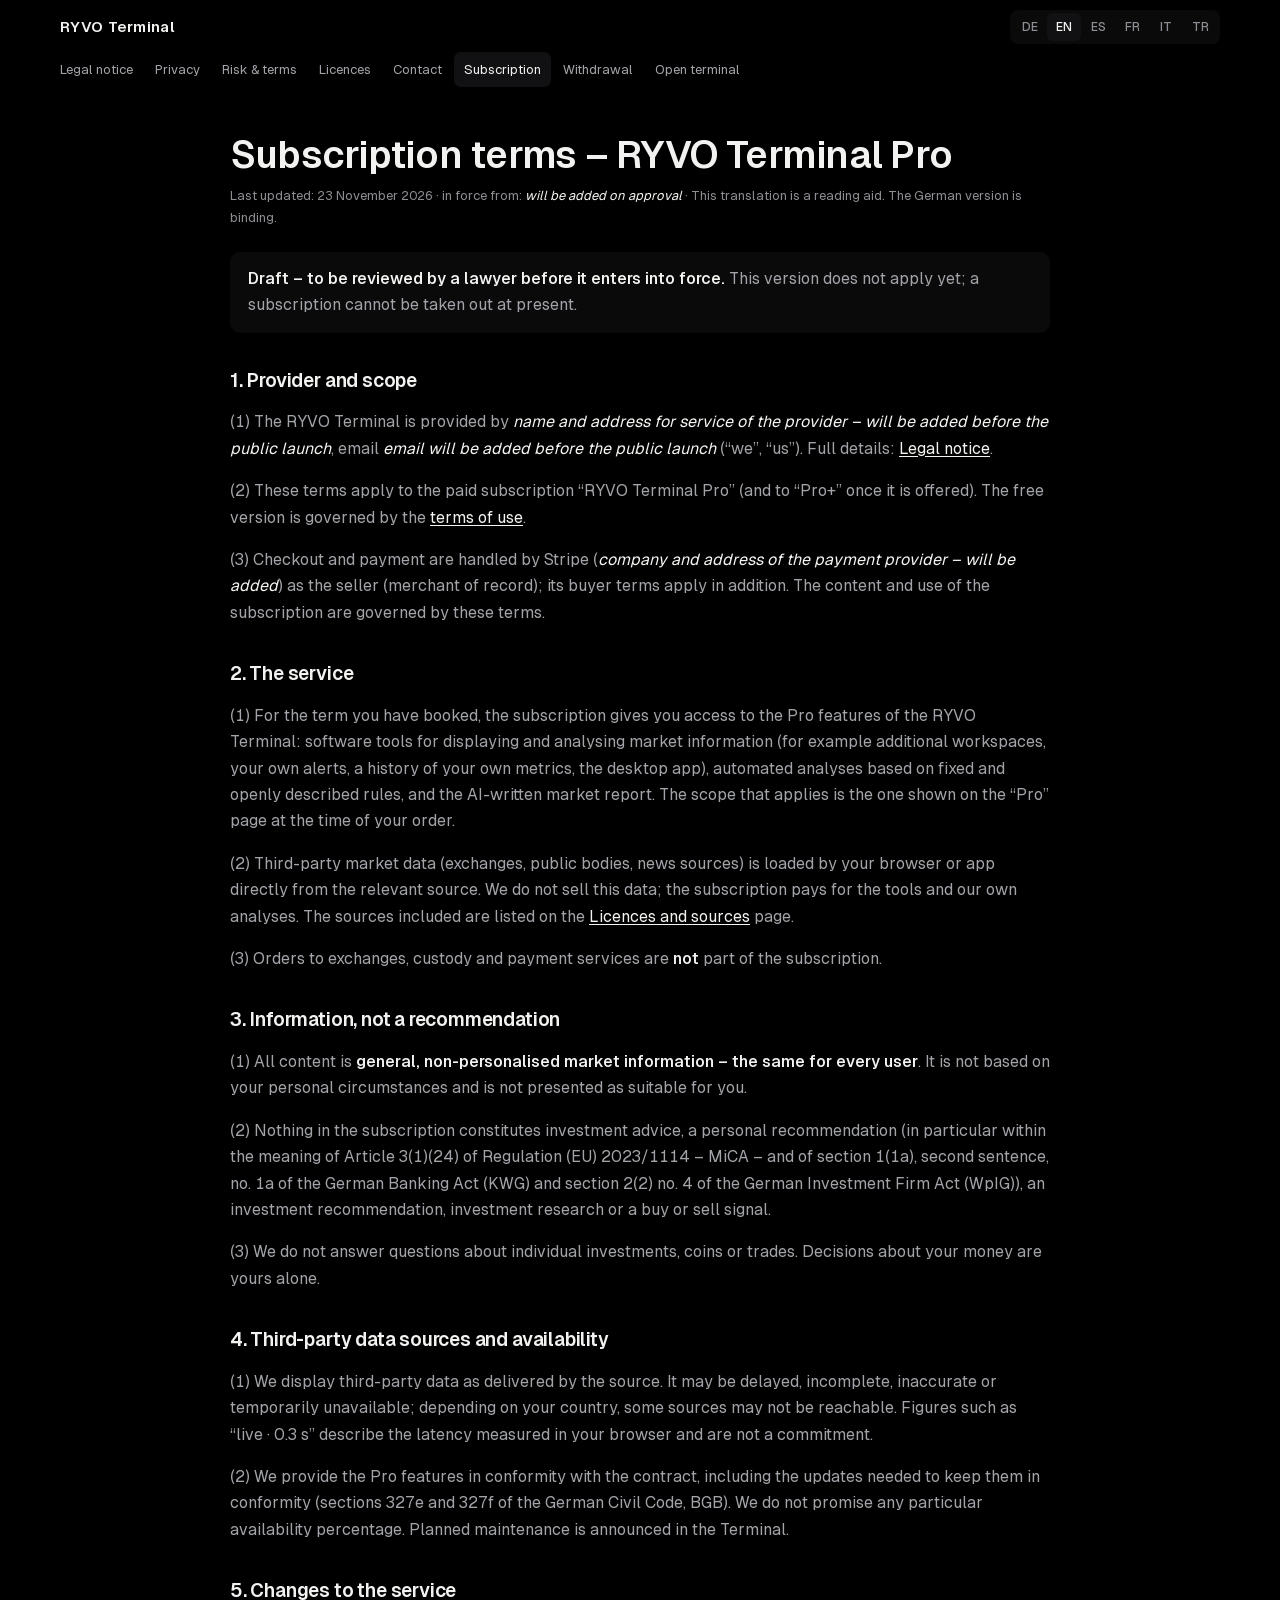
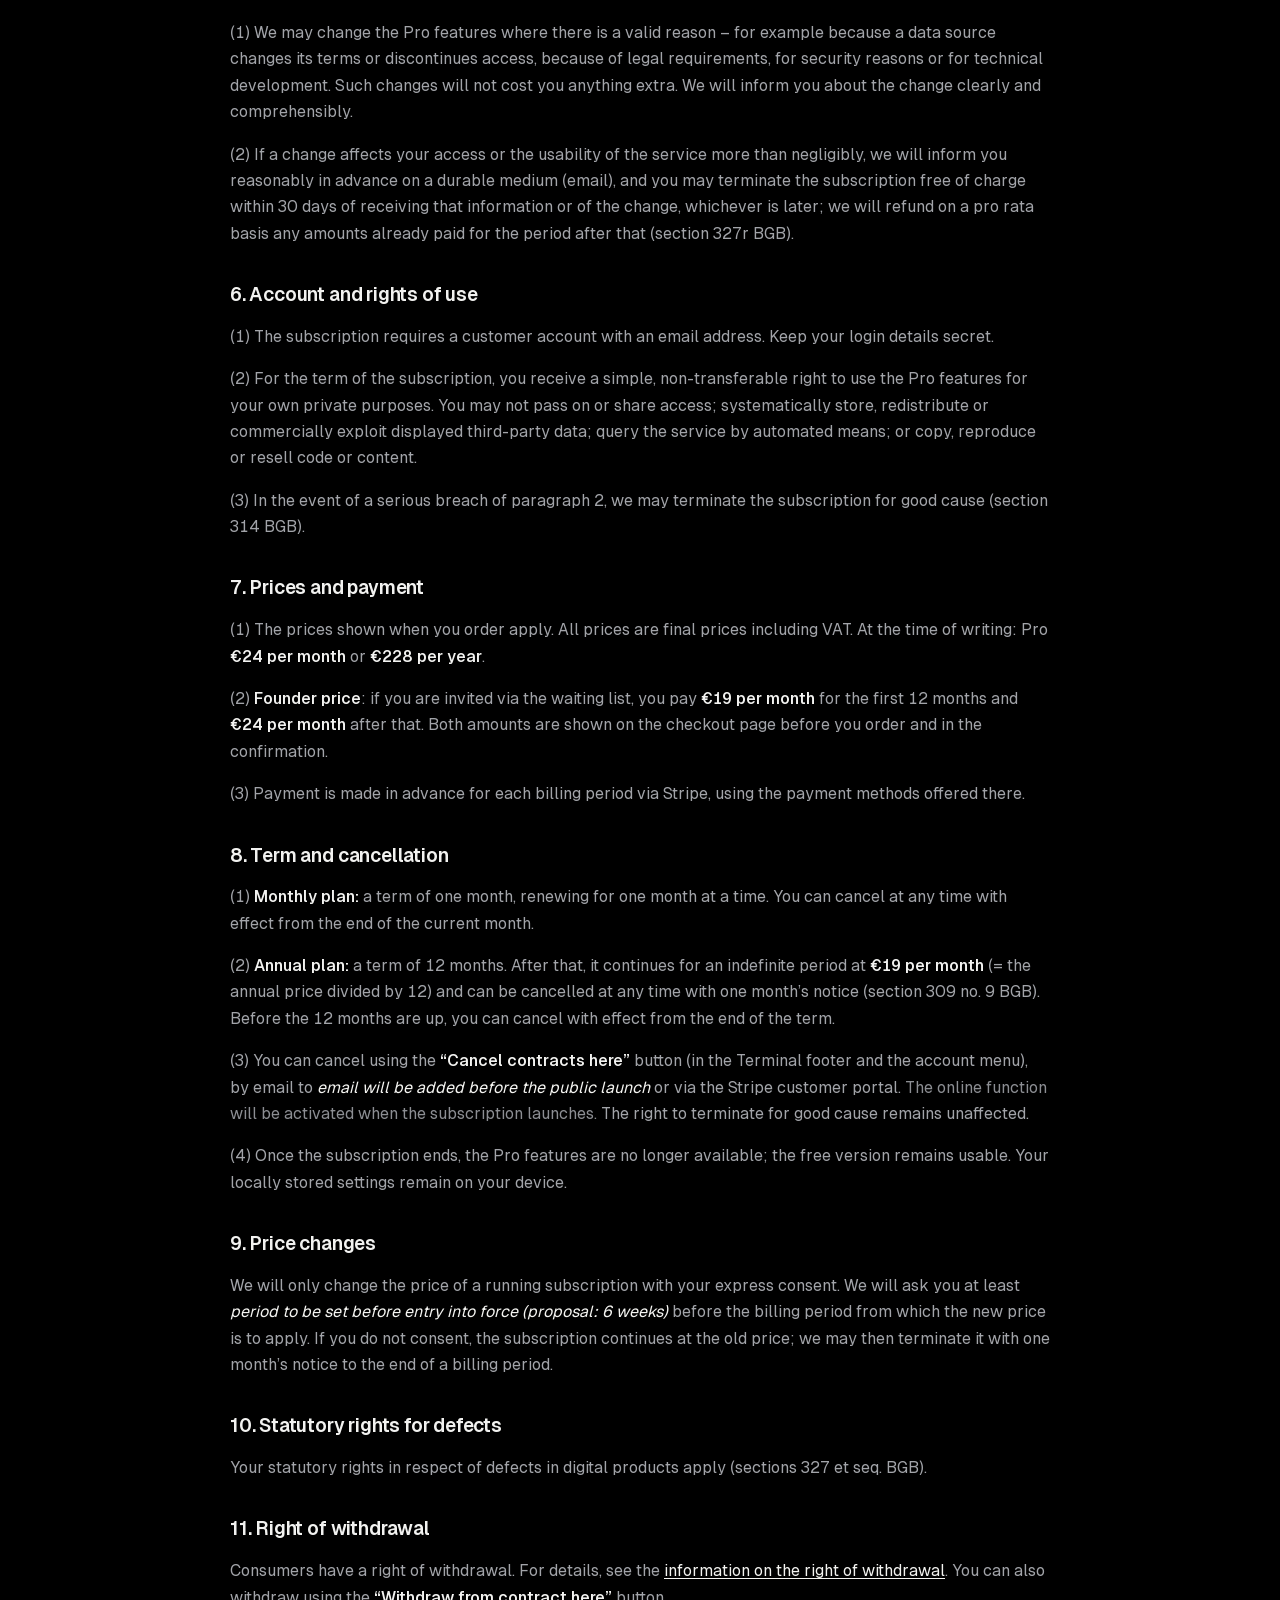
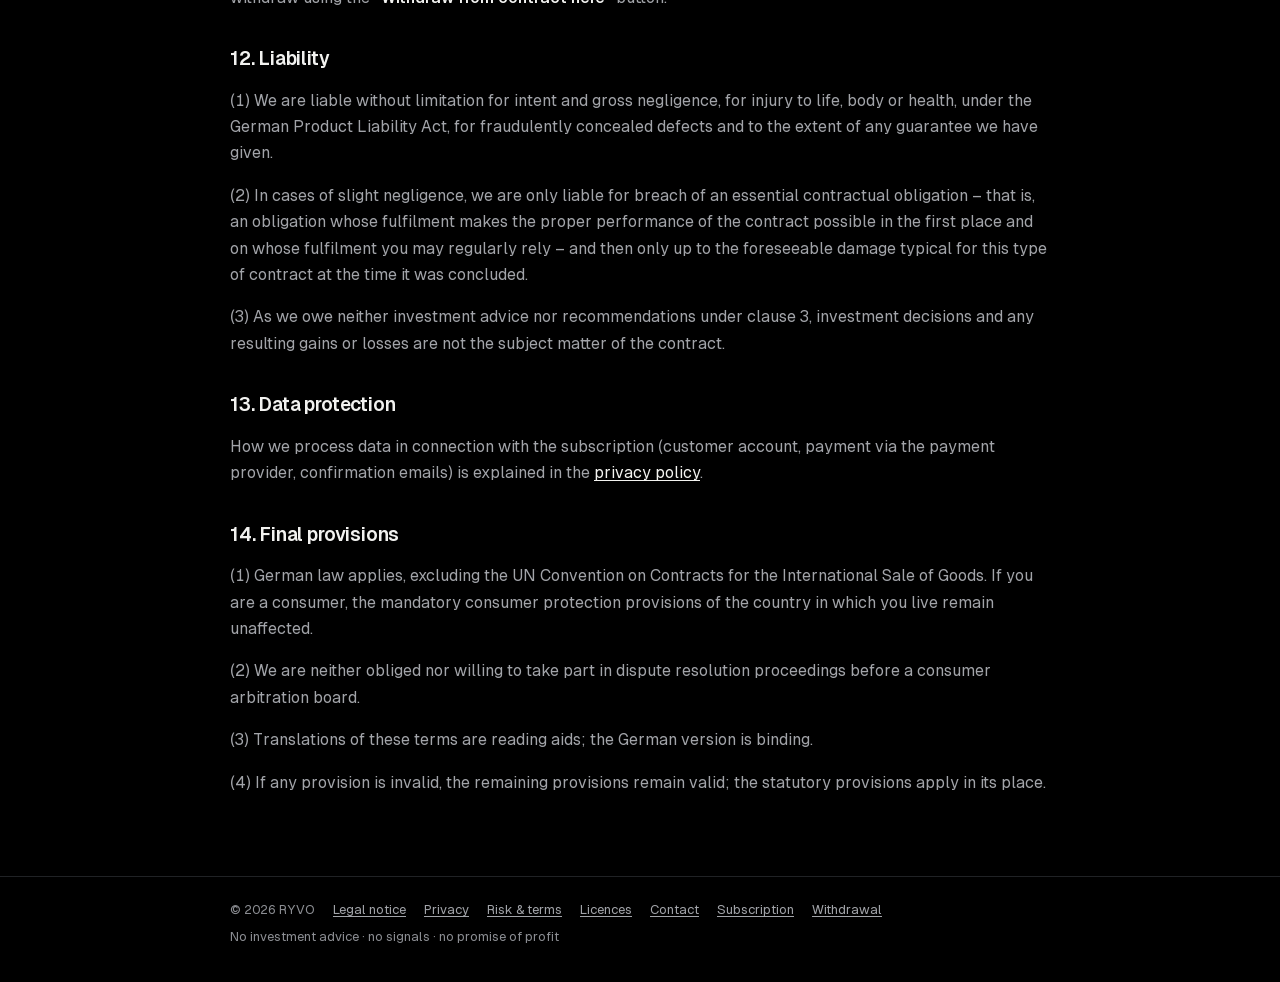
<file: recht/abo.html>
<!doctype html>
<html lang="de">
<head>
<meta charset="utf-8">
<meta name="viewport" content="width=device-width, initial-scale=1, viewport-fit=cover">
<title>Abo-Bedingungen RYVO Terminal Pro · RYVO Terminal</title>
<meta name="titel-de" content="Abo-Bedingungen RYVO Terminal Pro · RYVO Terminal">
<meta name="titel-en" content="Subscription terms – RYVO Terminal Pro · RYVO Terminal">
<meta name="titel-es" content="Condiciones de la suscripción RYVO Terminal Pro · RYVO Terminal">
<meta name="titel-fr" content="Conditions de l’abonnement RYVO Terminal Pro · RYVO Terminal">
<meta name="titel-it" content="Condizioni dell’abbonamento RYVO Terminal Pro · RYVO Terminal">
<meta name="titel-tr" content="RYVO Terminal Pro abonelik koşulları · RYVO Terminal">
<meta name="robots" content="noindex">
<meta name="theme-color" content="#000000">
<link rel="icon" type="image/svg+xml" href="data:image/svg+xml,%3Csvg xmlns='http://www.w3.org/2000/svg' viewBox='0 0 64 64'%3E%3Cdefs%3E%3ClinearGradient id='h' x1='0' y1='0' x2='0' y2='1'%3E%3Cstop offset='0' stop-color='%2316171a'/%3E%3Cstop offset='1' stop-color='%23050506'/%3E%3C/linearGradient%3E%3C/defs%3E%3Crect width='64' height='64' rx='15' fill='url(%23h)'/%3E%3Cpath d='M17 19 L32 44 L47 19' fill='none' stroke='%23f4f4f1' stroke-width='5.5' stroke-linecap='round' stroke-linejoin='round'/%3E%3Ccircle cx='32' cy='44' r='7' fill='%230b0b0d'/%3E%3Ccircle cx='32' cy='44' r='4.6' fill='%23ffffff'/%3E%3C/svg%3E">
<link rel="stylesheet" href="recht.css">
<script>(function(){var L=["de", "en", "es", "fr", "it", "tr"],s='de';try{var q=new URLSearchParams(location.search).get('lang'),m=localStorage.getItem('profi.sprache'),n=(navigator.languages||[navigator.language||'']).map(function(x){return String(x).slice(0,2).toLowerCase()}).filter(function(x){return L.indexOf(x)>=0})[0];s=L.indexOf(q)>=0?q:L.indexOf(m)>=0?m:n||'en';}catch(e){}document.documentElement.setAttribute('data-sprache',s);document.documentElement.lang=s;})();</script>
<noscript><style>[data-sprache-block][hidden] { display: block !important; margin-top: 56px; }</style></noscript>
</head>
<body>
<a class="sprung" href="#inhalt"><span data-l="de" lang="de">Zum Inhalt</span><span data-l="en" lang="en" hidden>Skip to content</span><span data-l="es" lang="es" hidden>Ir al contenido</span><span data-l="fr" lang="fr" hidden>Aller au contenu</span><span data-l="it" lang="it" hidden>Vai al contenuto</span><span data-l="tr" lang="tr" hidden>İçeriğe geç</span></a>
<header><div class="rahmen">
  <a class="marke" href="../start/">RYVO Terminal</a>
  <nav aria-label="Rechtliches / Legal">
    <a href="impressum.html"><span data-l="de" lang="de">Impressum</span><span data-l="en" lang="en" hidden>Legal notice</span><span data-l="es" lang="es" hidden>Aviso legal</span><span data-l="fr" lang="fr" hidden>Mentions légales</span><span data-l="it" lang="it" hidden>Note legali</span><span data-l="tr" lang="tr" hidden>Yasal bilgiler</span></a><a href="datenschutz.html"><span data-l="de" lang="de">Datenschutz</span><span data-l="en" lang="en" hidden>Privacy</span><span data-l="es" lang="es" hidden>Privacidad</span><span data-l="fr" lang="fr" hidden>Confidentialité</span><span data-l="it" lang="it" hidden>Privacy</span><span data-l="tr" lang="tr" hidden>Gizlilik</span></a><a href="hinweise.html"><span data-l="de" lang="de">Risiko &amp; Nutzung</span><span data-l="en" lang="en" hidden>Risk &amp; terms</span><span data-l="es" lang="es" hidden>Riesgo y condiciones</span><span data-l="fr" lang="fr" hidden>Risques et conditions</span><span data-l="it" lang="it" hidden>Rischi e condizioni</span><span data-l="tr" lang="tr" hidden>Risk ve koşullar</span></a><a href="lizenzen.html"><span data-l="de" lang="de">Lizenzen</span><span data-l="en" lang="en" hidden>Licences</span><span data-l="es" lang="es" hidden>Licencias</span><span data-l="fr" lang="fr" hidden>Licences</span><span data-l="it" lang="it" hidden>Licenze</span><span data-l="tr" lang="tr" hidden>Lisanslar</span></a><a href="kontakt.html"><span data-l="de" lang="de">Kontakt</span><span data-l="en" lang="en" hidden>Contact</span><span data-l="es" lang="es" hidden>Contacto</span><span data-l="fr" lang="fr" hidden>Contact</span><span data-l="it" lang="it" hidden>Contatti</span><span data-l="tr" lang="tr" hidden>İletişim</span></a><a href="abo.html" aria-current="page"><span data-l="de" lang="de">Abo</span><span data-l="en" lang="en" hidden>Subscription</span><span data-l="es" lang="es" hidden>Suscripción</span><span data-l="fr" lang="fr" hidden>Abonnement</span><span data-l="it" lang="it" hidden>Abbonamento</span><span data-l="tr" lang="tr" hidden>Abonelik</span></a><a href="widerruf.html"><span data-l="de" lang="de">Widerruf</span><span data-l="en" lang="en" hidden>Withdrawal</span><span data-l="es" lang="es" hidden>Desistimiento</span><span data-l="fr" lang="fr" hidden>Rétractation</span><span data-l="it" lang="it" hidden>Recesso</span><span data-l="tr" lang="tr" hidden>Cayma</span></a>
    <a href="../"><span data-l="de" lang="de">Terminal öffnen</span><span data-l="en" lang="en" hidden>Open terminal</span><span data-l="es" lang="es" hidden>Abrir el terminal</span><span data-l="fr" lang="fr" hidden>Ouvrir le terminal</span><span data-l="it" lang="it" hidden>Apri il terminale</span><span data-l="tr" lang="tr" hidden>Terminali aç</span></a>
  </nav>
  <span class="sprache" role="group" aria-label="Sprache / Language"><button type="button" data-sprache="de" lang="de" aria-pressed="true">DE</button><button type="button" data-sprache="en" lang="en" aria-pressed="false">EN</button><button type="button" data-sprache="es" lang="es" aria-pressed="false">ES</button><button type="button" data-sprache="fr" lang="fr" aria-pressed="false">FR</button><button type="button" data-sprache="it" lang="it" aria-pressed="false">IT</button><button type="button" data-sprache="tr" lang="tr" aria-pressed="false">TR</button></span>
</div></header>
<main id="inhalt" class="rahmen">
<!-- Erzeugt von deep/teilen/recht.py aus deep/teilen/start/recht/ – nicht von Hand ändern. --><!-- r143 W11 --><!-- r144 W12 --><!-- r145 W7 --><!-- r146 W13 -->
<div data-sprache-block="de" lang="de">
<h1>Abo-Bedingungen RYVO Terminal Pro</h1>
<!-- Quelle: release/ABO-ENTWUERFE.md Teil 1 (Stand 18.11.2026), Anwalts-Hinweise entfernt; maßgebliche Fassung. -->
<p class="stand">Stand: 23. November 2026 · in Kraft ab: <span class="offen">wird mit der Freigabe ergänzt</span></p>
<div class="kasten entwurf" role="note"><p><b>Entwurf – wird vor Inkrafttreten anwaltlich geprüft.</b> Diese Fassung gilt noch nicht; ein Abo kann derzeit nicht abgeschlossen werden.</p></div>
<h2>§ 1 Anbieter, Geltung</h2>
<p>(1) Anbieter des RYVO Terminals ist <span class="offen">Name und ladungsfähige Anschrift des Anbieters – werden vor dem öffentlichen Start ergänzt</span>, E-Mail <span class="offen">E-Mail wird vor dem öffentlichen Start ergänzt</span> („wir“). Vollständige Angaben: <a href="impressum.html">Impressum</a>.</p>
<p>(2) Diese Bedingungen gelten für das kostenpflichtige Abo „RYVO Terminal Pro“ (und „Pro+“, sobald angeboten). Für die kostenlose Fassung gelten die <a href="hinweise.html">Nutzungsbedingungen</a>.</p>
<p>(3) Den Kauf und die Zahlung wickelt Stripe (<span class="offen">Firma und Anschrift des Zahlungsanbieters – werden ergänzt</span>) als Verkäufer (Merchant of Record) ab; dafür gelten zusätzlich dessen Käuferbedingungen. Für den Inhalt und die Nutzung des Abos gelten diese Bedingungen.</p>
<h2>§ 2 Leistung</h2>
<p>(1) Mit dem Abo erhältst du für die gebuchte Laufzeit Zugang zu den Pro-Funktionen des RYVO Terminals: Software-Werkzeuge zum Anzeigen und Auswerten von Marktinformationen (zum Beispiel zusätzliche Arbeitsflächen, eigene Alarme, Verlauf eigener Kennzahlen, Desktop-App), automatische Auswertungen nach festen, offen beschriebenen Regeln und den mit KI erstellten Lage-Bericht. Den aktuellen Umfang zeigt die Seite „Pro“ zum Zeitpunkt deiner Bestellung.</p>
<p>(2) Marktdaten Dritter (Börsen, öffentliche Stellen, Nachrichtenquellen) lädt dein Browser bzw. deine App direkt bei der jeweiligen Quelle. Wir verkaufen diese Daten nicht; das Abo bezahlt die Werkzeuge und unsere eigenen Auswertungen. Welche Quellen eingebunden sind, steht auf der Seite <a href="lizenzen.html">Lizenzen und Quellen</a>.</p>
<p>(3) Orders an Börsen, Verwahrung oder Zahlungsdienste gehören <b>nicht</b> zum Abo.</p>
<h2>§ 3 Information, keine Empfehlung</h2>
<p>(1) Alle Inhalte sind <b>allgemeine, nicht personalisierte Marktinformationen – für alle Nutzer gleich</b>. Sie beruhen nicht auf deinen persönlichen Umständen und werden nicht als für dich geeignet dargestellt.</p>
<p>(2) Nichts im Abo ist eine Anlageberatung, eine persönliche Empfehlung (insbesondere im Sinne von Art. 3 Abs. 1 Nr. 24 der Verordnung (EU) 2023/1114 – MiCA – sowie § 1 Abs. 1a Satz 2 Nr. 1a KWG und § 2 Abs. 2 Nr. 4 WpIG), eine Anlageempfehlung, eine Finanzanalyse oder ein Kauf- oder Verkaufssignal.</p>
<p>(3) Wir beantworten keine Fragen zu einzelnen Anlagen, Coins oder Trades. Entscheidungen über dein Geld triffst du allein.</p>
<h2>§ 4 Datenquellen Dritter, Verfügbarkeit</h2>
<p>(1) Daten Dritter zeigen wir so an, wie die Quelle sie liefert. Sie können verzögert, lückenhaft, fehlerhaft oder zeitweise nicht verfügbar sein; je nach Land sind manche Quellen nicht erreichbar. Angaben wie „live · 0,3 s“ beschreiben die in deinem Browser gemessene Verzögerung, keine Zusage.</p>
<p>(2) Wir stellen die Pro-Funktionen vertragsgemäß bereit, einschließlich der Aktualisierungen, die für den vertragsgemäßen Zustand nötig sind (§§ 327e, 327f BGB). Eine bestimmte Verfügbarkeit in Prozent sagen wir nicht zu. Geplante Wartungen kündigen wir im Terminal an.</p>
<h2>§ 5 Änderungen der Leistung</h2>
<p>(1) Wir dürfen die Pro-Funktionen ändern, wenn es dafür einen triftigen Grund gibt – zum Beispiel weil eine Datenquelle ihre Bedingungen ändert oder den Zugang einstellt, wegen gesetzlicher Vorgaben, aus Sicherheitsgründen oder zur technischen Weiterentwicklung. Dir entstehen dadurch keine zusätzlichen Kosten. Wir informieren dich klar und verständlich über die Änderung.</p>
<p>(2) Beeinträchtigt eine Änderung deinen Zugang oder die Nutzbarkeit mehr als nur unerheblich, informieren wir dich mit angemessenem Vorlauf auf einem dauerhaften Datenträger (E-Mail) und du kannst das Abo innerhalb von 30 Tagen nach der Information oder nach der Änderung (je nachdem, was später ist) unentgeltlich beenden; bereits gezahlte Beträge für die Zeit danach erstatten wir anteilig (§ 327r BGB).</p>
<h2>§ 6 Konto und Nutzungsrechte</h2>
<p>(1) Für das Abo brauchst du ein Kundenkonto mit E-Mail-Adresse. Halte deine Zugangsdaten geheim.</p>
<p>(2) Du erhältst für die Laufzeit ein einfaches, nicht übertragbares Recht, die Pro-Funktionen für eigene, private Zwecke zu nutzen. Nicht erlaubt: Zugang weitergeben oder teilen, angezeigte Daten Dritter gesammelt speichern, weiterverbreiten oder gewerblich verwerten, das Angebot automatisiert abfragen, Code oder Inhalte kopieren, nachbauen oder weiterverkaufen.</p>
<p>(3) Bei schwerem Verstoß gegen Absatz 2 können wir das Abo aus wichtigem Grund kündigen (§ 314 BGB).</p>
<h2>§ 7 Preise und Zahlung</h2>
<p>(1) Es gelten die bei der Bestellung angezeigten Preise. Alle Preise sind Endpreise inklusive Umsatzsteuer. Stand bei Abfassung: Pro <b>24 € im Monat</b> oder <b>228 € im Jahr</b>.</p>
<p>(2) <b>Gründerpreis</b>: Wer über die Warteliste eingeladen wird, zahlt in den ersten 12 Monaten <b>19 € im Monat</b>, danach <b>24 € im Monat</b>. Beides steht vor der Bestellung auf der Kaufseite und in der Bestätigung.</p>
<p>(3) Bezahlt wird im Voraus für den jeweiligen Abrechnungszeitraum über Stripe, mit den dort angebotenen Zahlarten.</p>
<h2>§ 8 Laufzeit und Kündigung</h2>
<p>(1) <b>Monats-Abo:</b> Laufzeit ein Monat, verlängert sich jeweils um einen Monat. Du kannst jederzeit zum Ende des laufenden Monats kündigen.</p>
<p>(2) <b>Jahres-Abo:</b> Laufzeit 12 Monate. Danach läuft es auf unbestimmte Zeit weiter zum Preis von <b>19 € im Monat</b> (= Jahrespreis geteilt durch 12) und ist jederzeit mit einer Frist von einem Monat kündbar (§ 309 Nr. 9 BGB). Vor Ablauf der 12 Monate kannst du zum Ende der Laufzeit kündigen.</p>
<p>(3) Kündigen kannst du über den Knopf <b>„Verträge hier kündigen“</b> (Fußzeile des Terminals und Konto-Menü), per E-Mail an <span class="offen">E-Mail wird vor dem öffentlichen Start ergänzt</span> oder über das Kundenportal von Stripe. <span class="ruhig">Die Online-Funktion wird mit dem Start des Abos freigeschaltet.</span> Das Recht zur außerordentlichen Kündigung bleibt unberührt.</p>
<p>(4) Nach dem Ende des Abos stehen die Pro-Funktionen nicht mehr zur Verfügung; die kostenlose Fassung bleibt nutzbar. Deine lokal gespeicherten Einstellungen bleiben auf deinem Gerät.</p>
<h2>§ 9 Preisänderungen</h2>
<p>Preise im laufenden Abo ändern wir nur mit deiner ausdrücklichen Zustimmung. Wir fragen dich mindestens <span class="offen">Frist wird vor Inkrafttreten festgelegt (Vorschlag: 6 Wochen)</span> vor dem Abrechnungszeitraum, ab dem der neue Preis gelten soll. Stimmst du nicht zu, läuft das Abo zum alten Preis weiter; wir können es dann mit einer Frist von einem Monat zum Ende eines Abrechnungszeitraums kündigen.</p>
<h2>§ 10 Gewährleistung</h2>
<p>Es gelten die gesetzlichen Rechte bei Mängeln digitaler Produkte (§§ 327 ff. BGB).</p>
<h2>§ 11 Widerrufsrecht</h2>
<p>Verbraucher haben ein Widerrufsrecht. Einzelheiten: <a href="widerruf.html">Widerrufsbelehrung</a>. Widerrufen kannst du auch über den Knopf <b>„Vertrag widerrufen“</b>.</p>
<h2>§ 12 Haftung</h2>
<p>(1) Wir haften unbeschränkt bei Vorsatz und grober Fahrlässigkeit, bei Verletzung von Leben, Körper oder Gesundheit, nach dem Produkthaftungsgesetz, bei arglistig verschwiegenen Mängeln und im Umfang einer übernommenen Garantie.</p>
<p>(2) Bei leichter Fahrlässigkeit haften wir nur bei Verletzung einer wesentlichen Vertragspflicht – also einer Pflicht, deren Erfüllung die ordnungsgemäße Durchführung des Vertrags erst ermöglicht und auf deren Einhaltung du regelmäßig vertrauen darfst – und dann begrenzt auf den bei Vertragsschluss vorhersehbaren, vertragstypischen Schaden.</p>
<p>(3) Da wir nach § 3 keine Anlageberatung und keine Empfehlungen schulden, sind Entscheidungen über Anlagen und daraus entstehende Gewinne oder Verluste nicht Gegenstand des Vertrags.</p>
<h2>§ 13 Datenschutz</h2>
<p>Wie wir Daten zum Abo verarbeiten (Kundenkonto, Zahlung über den Zahlungsanbieter, Bestätigungs-E-Mails), steht in der <a href="datenschutz.html">Datenschutzerklärung</a>.</p>
<h2>§ 14 Schlussbestimmungen</h2>
<p>(1) Es gilt deutsches Recht unter Ausschluss des UN-Kaufrechts. Bist du Verbraucher, bleiben zwingende Schutzvorschriften des Staates, in dem du wohnst, unberührt.</p>
<p>(2) Wir sind nicht verpflichtet und nicht bereit, an einem Streitbeilegungsverfahren vor einer Verbraucherschlichtungsstelle teilzunehmen.</p>
<p>(3) Übersetzungen dieser Bedingungen sind Lese-Hilfen; maßgeblich ist die deutsche Fassung.</p>
<p>(4) Ist eine Bestimmung unwirksam, bleibt der Rest wirksam; es gilt dann das Gesetz.</p>
</div>
<div data-sprache-block="en" lang="en" hidden>
<h1>Subscription terms – RYVO Terminal Pro</h1>
<!-- Lesehilfe zu release/ABO-ENTWUERFE.md Teil 1; englische Vertragssprache, Anrede „you“ wie im Terminal. -->
<p class="stand">Last updated: 23 November 2026 · in force from: <span class="offen">will be added on approval</span> · This translation is a reading aid. The German version is binding.</p>
<div class="kasten entwurf" role="note"><p><b>Draft – to be reviewed by a lawyer before it enters into force.</b> This version does not apply yet; a subscription cannot be taken out at present.</p></div>
<h2>1. Provider and scope</h2>
<p>(1) The RYVO Terminal is provided by <span class="offen">name and address for service of the provider – will be added before the public launch</span>, email <span class="offen">email will be added before the public launch</span> (“we”, “us”). Full details: <a href="impressum.html">Legal notice</a>.</p>
<p>(2) These terms apply to the paid subscription “RYVO Terminal Pro” (and to “Pro+” once it is offered). The free version is governed by the <a href="hinweise.html">terms of use</a>.</p>
<p>(3) Checkout and payment are handled by Stripe (<span class="offen">company and address of the payment provider – will be added</span>) as the seller (merchant of record); its buyer terms apply in addition. The content and use of the subscription are governed by these terms.</p>
<h2>2. The service</h2>
<p>(1) For the term you have booked, the subscription gives you access to the Pro features of the RYVO Terminal: software tools for displaying and analysing market information (for example additional workspaces, your own alerts, a history of your own metrics, the desktop app), automated analyses based on fixed and openly described rules, and the AI-written market report. The scope that applies is the one shown on the “Pro” page at the time of your order.</p>
<p>(2) Third-party market data (exchanges, public bodies, news sources) is loaded by your browser or app directly from the relevant source. We do not sell this data; the subscription pays for the tools and our own analyses. The sources included are listed on the <a href="lizenzen.html">Licences and sources</a> page.</p>
<p>(3) Orders to exchanges, custody and payment services are <b>not</b> part of the subscription.</p>
<h2>3. Information, not a recommendation</h2>
<p>(1) All content is <b>general, non-personalised market information – the same for every user</b>. It is not based on your personal circumstances and is not presented as suitable for you.</p>
<p>(2) Nothing in the subscription constitutes investment advice, a personal recommendation (in particular within the meaning of Article 3(1)(24) of Regulation (EU) 2023/1114 – MiCA – and of section 1(1a), second sentence, no. 1a of the German Banking Act (KWG) and section 2(2) no. 4 of the German Investment Firm Act (WpIG)), an investment recommendation, investment research or a buy or sell signal.</p>
<p>(3) We do not answer questions about individual investments, coins or trades. Decisions about your money are yours alone.</p>
<h2>4. Third-party data sources and availability</h2>
<p>(1) We display third-party data as delivered by the source. It may be delayed, incomplete, inaccurate or temporarily unavailable; depending on your country, some sources may not be reachable. Figures such as “live · 0.3 s” describe the latency measured in your browser and are not a commitment.</p>
<p>(2) We provide the Pro features in conformity with the contract, including the updates needed to keep them in conformity (sections 327e and 327f of the German Civil Code, BGB). We do not promise any particular availability percentage. Planned maintenance is announced in the Terminal.</p>
<h2>5. Changes to the service</h2>
<p>(1) We may change the Pro features where there is a valid reason – for example because a data source changes its terms or discontinues access, because of legal requirements, for security reasons or for technical development. Such changes will not cost you anything extra. We will inform you about the change clearly and comprehensibly.</p>
<p>(2) If a change affects your access or the usability of the service more than negligibly, we will inform you reasonably in advance on a durable medium (email), and you may terminate the subscription free of charge within 30 days of receiving that information or of the change, whichever is later; we will refund on a pro rata basis any amounts already paid for the period after that (section 327r BGB).</p>
<h2>6. Account and rights of use</h2>
<p>(1) The subscription requires a customer account with an email address. Keep your login details secret.</p>
<p>(2) For the term of the subscription, you receive a simple, non-transferable right to use the Pro features for your own private purposes. You may not pass on or share access; systematically store, redistribute or commercially exploit displayed third-party data; query the service by automated means; or copy, reproduce or resell code or content.</p>
<p>(3) In the event of a serious breach of paragraph 2, we may terminate the subscription for good cause (section 314 BGB).</p>
<h2>7. Prices and payment</h2>
<p>(1) The prices shown when you order apply. All prices are final prices including VAT. At the time of writing: Pro <b>€24 per month</b> or <b>€228 per year</b>.</p>
<p>(2) <b>Founder price</b>: if you are invited via the waiting list, you pay <b>€19 per month</b> for the first 12 months and <b>€24 per month</b> after that. Both amounts are shown on the checkout page before you order and in the confirmation.</p>
<p>(3) Payment is made in advance for each billing period via Stripe, using the payment methods offered there.</p>
<h2>8. Term and cancellation</h2>
<p>(1) <b>Monthly plan:</b> a term of one month, renewing for one month at a time. You can cancel at any time with effect from the end of the current month.</p>
<p>(2) <b>Annual plan:</b> a term of 12 months. After that, it continues for an indefinite period at <b>€19 per month</b> (= the annual price divided by 12) and can be cancelled at any time with one month’s notice (section 309 no. 9 BGB). Before the 12 months are up, you can cancel with effect from the end of the term.</p>
<p>(3) You can cancel using the <b>“Cancel contracts here”</b> button (in the Terminal footer and the account menu), by email to <span class="offen">email will be added before the public launch</span> or via the Stripe customer portal. <span class="ruhig">The online function will be activated when the subscription launches.</span> The right to terminate for good cause remains unaffected.</p>
<p>(4) Once the subscription ends, the Pro features are no longer available; the free version remains usable. Your locally stored settings remain on your device.</p>
<h2>9. Price changes</h2>
<p>We will only change the price of a running subscription with your express consent. We will ask you at least <span class="offen">period to be set before entry into force (proposal: 6 weeks)</span> before the billing period from which the new price is to apply. If you do not consent, the subscription continues at the old price; we may then terminate it with one month’s notice to the end of a billing period.</p>
<h2>10. Statutory rights for defects</h2>
<p>Your statutory rights in respect of defects in digital products apply (sections 327 et seq. BGB).</p>
<h2>11. Right of withdrawal</h2>
<p>Consumers have a right of withdrawal. For details, see the <a href="widerruf.html">information on the right of withdrawal</a>. You can also withdraw using the <b>“Withdraw from contract here”</b> button.</p>
<h2>12. Liability</h2>
<p>(1) We are liable without limitation for intent and gross negligence, for injury to life, body or health, under the German Product Liability Act, for fraudulently concealed defects and to the extent of any guarantee we have given.</p>
<p>(2) In cases of slight negligence, we are only liable for breach of an essential contractual obligation – that is, an obligation whose fulfilment makes the proper performance of the contract possible in the first place and on whose fulfilment you may regularly rely – and then only up to the foreseeable damage typical for this type of contract at the time it was concluded.</p>
<p>(3) As we owe neither investment advice nor recommendations under clause 3, investment decisions and any resulting gains or losses are not the subject matter of the contract.</p>
<h2>13. Data protection</h2>
<p>How we process data in connection with the subscription (customer account, payment via the payment provider, confirmation emails) is explained in the <a href="datenschutz.html">privacy policy</a>.</p>
<h2>14. Final provisions</h2>
<p>(1) German law applies, excluding the UN Convention on Contracts for the International Sale of Goods. If you are a consumer, the mandatory consumer protection provisions of the country in which you live remain unaffected.</p>
<p>(2) We are neither obliged nor willing to take part in dispute resolution proceedings before a consumer arbitration board.</p>
<p>(3) Translations of these terms are reading aids; the German version is binding.</p>
<p>(4) If any provision is invalid, the remaining provisions remain valid; the statutory provisions apply in its place.</p>
</div>
<div data-sprache-block="es" lang="es" hidden>
<h1>Condiciones de la suscripción RYVO Terminal Pro</h1>
<!-- Lesehilfe zu release/ABO-ENTWUERFE.md Teil 1; spanische Vertragssprache, Anrede „tú“ wie im Terminal (GLOSSAR-es). -->
<p class="stand">Actualización: 23 de noviembre de 2026 · en vigor desde: <span class="offen">se indicará con la aprobación</span> · Esta traducción es una ayuda de lectura. La versión alemana es la que prevalece.</p>
<div class="kasten entwurf" role="note"><p><b>Borrador: será revisado por un abogado antes de su entrada en vigor.</b> Esta versión aún no se aplica; por ahora no es posible contratar la suscripción.</p></div>
<h2>Cláusula 1. Prestador y ámbito de aplicación</h2>
<p>(1) El prestador del RYVO Terminal es <span class="offen">nombre y domicilio del prestador: se añadirán antes del lanzamiento público</span>, correo electrónico <span class="offen">el correo electrónico se añadirá antes del lanzamiento público</span> («nosotros»). Datos completos: <a href="impressum.html">Aviso legal</a>.</p>
<p>(2) Estas condiciones se aplican a la suscripción de pago «RYVO Terminal Pro» (y a «Pro+», cuando se ofrezca). La versión gratuita se rige por las <a href="hinweise.html">condiciones de uso</a>.</p>
<p>(3) La compra y el pago los gestiona Stripe (<span class="offen">razón social y domicilio del proveedor de pagos: se añadirán</span>) como vendedor (merchant of record); a estos se aplican además sus condiciones para compradores. El contenido y el uso de la suscripción se rigen por las presentes condiciones.</p>
<h2>Cláusula 2. Prestación</h2>
<p>(1) Con la suscripción obtienes, durante el período contratado, acceso a las funciones Pro del RYVO Terminal: herramientas de software para mostrar y analizar información de mercado (por ejemplo, espacios de trabajo adicionales, alertas propias, historial de tus propios indicadores, aplicación de escritorio), análisis automáticos según reglas fijas y descritas abiertamente, y el informe de situación redactado con IA. El alcance aplicable es el que muestra la página «Pro» en el momento de tu pedido.</p>
<p>(2) Los datos de mercado de terceros (bolsas, organismos públicos, fuentes de noticias) los carga tu navegador o tu aplicación directamente desde la fuente correspondiente. No vendemos esos datos; la suscripción remunera las herramientas y nuestros propios análisis. Las fuentes integradas figuran en la página <a href="lizenzen.html">Licencias y fuentes</a>.</p>
<p>(3) <b>No</b> forman parte de la suscripción la transmisión de órdenes a bolsas, la custodia ni los servicios de pago.</p>
<h2>Cláusula 3. Información, no recomendación</h2>
<p>(1) Todos los contenidos son <b>información de mercado general y no personalizada, igual para todos los usuarios</b>. No se basan en tus circunstancias personales ni se presentan como adecuados para ti.</p>
<p>(2) Nada de lo incluido en la suscripción constituye asesoramiento en materia de inversión, una recomendación personalizada (en particular, en el sentido del artículo 3, apartado 1, punto 24, del Reglamento (UE) 2023/1114 —MiCA—, del § 1, apartado 1a, segunda frase, n.º 1a, de la Ley alemana de entidades de crédito (KWG) y del § 2, apartado 2, n.º 4, de la Ley alemana de empresas de servicios de inversión (WpIG)), una recomendación de inversión, un informe de inversiones ni una señal de compra o de venta.</p>
<p>(3) No respondemos a preguntas sobre inversiones, monedas u operaciones concretas. Las decisiones sobre tu dinero las tomas solo tú.</p>
<h2>Cláusula 4. Fuentes de datos de terceros y disponibilidad</h2>
<p>(1) Mostramos los datos de terceros tal como los entrega la fuente. Pueden llegar con retraso, estar incompletos, contener errores o no estar disponibles temporalmente; según el país, algunas fuentes pueden no ser accesibles. Indicaciones como «live · 0,3 s» describen el retraso medido en tu navegador y no constituyen un compromiso.</p>
<p>(2) Prestamos las funciones Pro de conformidad con el contrato, incluidas las actualizaciones necesarias para mantener esa conformidad (§§ 327e y 327f del Código Civil alemán, BGB). No nos comprometemos a un porcentaje de disponibilidad determinado. Anunciamos en el terminal los mantenimientos programados.</p>
<h2>Cláusula 5. Modificaciones de la prestación</h2>
<p>(1) Podemos modificar las funciones Pro cuando exista un motivo válido, por ejemplo, porque una fuente de datos cambie sus condiciones o deje de dar acceso, por exigencias legales, por razones de seguridad o por la evolución técnica. Ello no te supondrá ningún coste adicional. Te informaremos de la modificación de forma clara y comprensible.</p>
<p>(2) Si una modificación afecta a tu acceso o a la utilidad del servicio de forma no meramente insignificante, te informaremos con una antelación razonable en un soporte duradero (correo electrónico) y podrás resolver la suscripción sin coste alguno en un plazo de 30 días desde la información o desde la modificación, si esta es posterior; te reembolsaremos de forma proporcional los importes ya pagados por el período posterior (§ 327r BGB).</p>
<h2>Cláusula 6. Cuenta y derechos de uso</h2>
<p>(1) Para la suscripción necesitas una cuenta de cliente con dirección de correo electrónico. Mantén en secreto tus datos de acceso.</p>
<p>(2) Durante la vigencia de la suscripción recibes un derecho simple e intransferible a usar las funciones Pro para fines propios y privados. No está permitido ceder ni compartir el acceso; almacenar de forma sistemática, redistribuir o explotar comercialmente los datos de terceros mostrados; consultar el servicio de forma automatizada; ni copiar, reproducir o revender código o contenidos.</p>
<p>(3) En caso de incumplimiento grave del apartado 2, podremos resolver la suscripción por causa justificada (§ 314 BGB).</p>
<h2>Cláusula 7. Precios y pago</h2>
<p>(1) Se aplican los precios indicados en el momento del pedido. Todos los precios son precios finales con el IVA incluido. Precios a la fecha de redacción: Pro <b>24 € al mes</b> o <b>228 € al año</b>.</p>
<p>(2) <b>Precio de fundador</b>: si te invitamos a través de la lista de espera, pagas <b>19 € al mes</b> durante los primeros 12 meses y, después, <b>24 € al mes</b>. Ambos importes figuran en la página de compra antes del pedido y en la confirmación.</p>
<p>(3) El pago se realiza por adelantado para cada período de facturación a través de Stripe, con los medios de pago que allí se ofrezcan.</p>
<h2>Cláusula 8. Duración y baja</h2>
<p>(1) <b>Suscripción mensual:</b> duración de un mes, que se prorroga automáticamente por períodos de un mes. Puedes darte de baja en cualquier momento con efecto al final del mes en curso.</p>
<p>(2) <b>Suscripción anual:</b> duración de 12 meses. Después continúa por tiempo indefinido al precio de <b>19 € al mes</b> (= precio anual dividido entre 12) y puede darse de baja en cualquier momento con un preaviso de un mes (§ 309, n.º 9, BGB). Antes de que se cumplan los 12 meses, puedes darte de baja con efecto al final de ese período.</p>
<p>(3) Puedes darte de baja con el botón <b>«Cancelar contratos aquí»</b> (pie de página del terminal y menú de la cuenta), por correo electrónico a <span class="offen">el correo electrónico se añadirá antes del lanzamiento público</span> o a través del portal de clientes de Stripe. <span class="ruhig">La función en línea se activará con el lanzamiento de la suscripción.</span> Queda a salvo el derecho a resolver el contrato por causa justificada.</p>
<p>(4) Al terminar la suscripción, las funciones Pro dejan de estar disponibles; la versión gratuita puede seguir usándose. Tus ajustes guardados localmente permanecen en tu dispositivo.</p>
<h2>Cláusula 9. Cambios de precio</h2>
<p>Solo modificaremos el precio de una suscripción en curso con tu consentimiento expreso. Te lo pediremos con una antelación mínima de <span class="offen">plazo que se fijará antes de la entrada en vigor (propuesta: 6 semanas)</span> respecto del período de facturación a partir del cual deba aplicarse el nuevo precio. Si no das tu consentimiento, la suscripción continúa al precio anterior; en ese caso, podremos resolverla con un preaviso de un mes al final de un período de facturación.</p>
<h2>Cláusula 10. Garantía legal</h2>
<p>Se aplican los derechos legales en caso de falta de conformidad de los productos digitales (§§ 327 y siguientes BGB).</p>
<h2>Cláusula 11. Derecho de desistimiento</h2>
<p>Los consumidores tienen derecho de desistimiento. Encontrarás los detalles en la <a href="widerruf.html">información sobre el derecho de desistimiento</a>. También puedes desistir con el botón <b>«Desistir del contrato aquí»</b>.</p>
<h2>Cláusula 12. Responsabilidad</h2>
<p>(1) Respondemos sin limitación en caso de dolo y culpa grave, de daños a la vida, la integridad física o la salud, conforme a la Ley alemana de responsabilidad por productos defectuosos, en caso de defectos ocultados dolosamente y en la medida de una garantía asumida.</p>
<p>(2) En caso de culpa leve, solo respondemos del incumplimiento de una obligación contractual esencial —es decir, de una obligación cuyo cumplimiento hace posible la correcta ejecución del contrato y en cuyo cumplimiento puedes confiar habitualmente— y, en tal caso, hasta el límite del daño previsible y típico de este tipo de contrato en el momento de su celebración.</p>
<p>(3) Dado que, conforme a la cláusula 3, no prestamos asesoramiento en materia de inversión ni recomendaciones, las decisiones de inversión y las ganancias o pérdidas que de ellas se deriven no son objeto del contrato.</p>
<h2>Cláusula 13. Protección de datos</h2>
<p>Cómo tratamos los datos relacionados con la suscripción (cuenta de cliente, pago a través del proveedor de pagos, correos de confirmación) se explica en la <a href="datenschutz.html">política de privacidad</a>.</p>
<h2>Cláusula 14. Disposiciones finales</h2>
<p>(1) Se aplica el Derecho alemán, con exclusión de la Convención de las Naciones Unidas sobre los contratos de compraventa internacional de mercaderías. Si eres consumidor, quedan a salvo las normas imperativas de protección del Estado en el que residas.</p>
<p>(2) No estamos obligados ni dispuestos a participar en procedimientos de resolución de litigios ante una entidad de resolución alternativa de litigios de consumo.</p>
<p>(3) Las traducciones de estas condiciones son ayudas de lectura; prevalece la versión alemana.</p>
<p>(4) Si alguna disposición fuera ineficaz, las demás conservarán su validez; en su lugar se aplicará la ley.</p>
</div>
<div data-sprache-block="fr" lang="fr" hidden>
<h1>Conditions de l’abonnement RYVO Terminal Pro</h1>
<!-- Lesehilfe zu release/ABO-ENTWUERFE.md Teil 1; französische Vertragssprache, Anrede „tu“ wie im Terminal (GLOSSAR-fr). -->
<p class="stand">Mise à jour : 23 novembre 2026 · entrée en vigueur : <span class="offen">sera indiquée lors de la validation</span> · Cette traduction est une aide à la lecture. Seule la version allemande fait foi.</p>
<div class="kasten entwurf" role="note"><p><b>Projet – sera relu par un avocat avant son entrée en vigueur.</b> Cette version ne s’applique pas encore ; il n’est pas possible de souscrire un abonnement pour le moment.</p></div>
<h2>Article 1 – Prestataire et champ d’application</h2>
<p>(1) Le RYVO Terminal est fourni par <span class="offen">nom et adresse de signification du prestataire – seront ajoutés avant le lancement public</span>, e-mail <span class="offen">l’adresse e-mail sera ajoutée avant le lancement public</span> (« nous »). Informations complètes : <a href="impressum.html">Mentions légales</a>.</p>
<p>(2) Les présentes conditions s’appliquent à l’abonnement payant « RYVO Terminal Pro » (ainsi qu’à « Pro+ », dès qu’il sera proposé). La version gratuite est régie par les <a href="hinweise.html">conditions d’utilisation</a>.</p>
<p>(3) L’achat et le paiement sont gérés par Stripe (<span class="offen">raison sociale et adresse du prestataire de paiement – seront ajoutées</span>) en qualité de vendeur (merchant of record) ; ses conditions applicables aux acheteurs s’appliquent en outre. Le contenu et l’utilisation de l’abonnement sont régis par les présentes conditions.</p>
<h2>Article 2 – Prestations</h2>
<p>(1) L’abonnement te donne accès, pour la durée souscrite, aux fonctions Pro du RYVO Terminal : outils logiciels d’affichage et d’analyse d’informations de marché (par exemple espaces de travail supplémentaires, alertes personnelles, historique de tes propres indicateurs, application de bureau), analyses automatiques selon des règles fixes et décrites de manière transparente, ainsi que le bulletin de situation rédigé par IA. Le périmètre applicable est celui qu’indique la page « Pro » au moment de ta commande.</p>
<p>(2) Les données de marché de tiers (bourses, organismes publics, sources d’actualités) sont chargées par ton navigateur ou ton application directement auprès de la source concernée. Nous ne vendons pas ces données ; l’abonnement rémunère les outils et nos propres analyses. Les sources intégrées figurent sur la page <a href="lizenzen.html">Licences et sources</a>.</p>
<p>(3) La transmission d’ordres à des bourses, la conservation d’actifs et les services de paiement ne font <b>pas</b> partie de l’abonnement.</p>
<h2>Article 3 – Information, pas de recommandation</h2>
<p>(1) Tous les contenus sont des <b>informations de marché générales et non personnalisées, identiques pour tous les utilisateurs</b>. Ils ne reposent pas sur ta situation personnelle et ne sont pas présentés comme adaptés à ton cas.</p>
<p>(2) Rien dans l’abonnement ne constitue un conseil en investissement, une recommandation personnalisée (notamment au sens de l’article 3, paragraphe 1, point 24, du règlement (UE) 2023/1114 – MiCA –, ainsi que du § 1, alinéa 1a, deuxième phrase, no 1a, de la loi allemande sur le crédit (KWG) et du § 2, alinéa 2, no 4, de la loi allemande sur les entreprises d’investissement (WpIG)), une recommandation d’investissement, une analyse financière ou un signal d’achat ou de vente.</p>
<p>(3) Nous ne répondons pas aux questions portant sur des placements, des cryptomonnaies ou des opérations en particulier. Les décisions concernant ton argent n’appartiennent qu’à toi.</p>
<h2>Article 4 – Sources de données de tiers et disponibilité</h2>
<p>(1) Nous affichons les données de tiers telles que la source les fournit. Elles peuvent être retardées, incomplètes, erronées ou temporairement indisponibles ; selon le pays, certaines sources peuvent être inaccessibles. Des indications telles que « live · 0,3 s » décrivent le délai mesuré dans ton navigateur et ne constituent pas un engagement.</p>
<p>(2) Nous fournissons les fonctions Pro conformément au contrat, y compris les mises à jour nécessaires au maintien de leur conformité (§§ 327e et 327f du Code civil allemand, BGB). Nous ne nous engageons sur aucun taux de disponibilité. Les opérations de maintenance prévues sont annoncées dans le terminal.</p>
<h2>Article 5 – Modification des prestations</h2>
<p>(1) Nous pouvons modifier les fonctions Pro lorsqu’un motif légitime le justifie – par exemple si une source de données modifie ses conditions ou cesse de donner accès, en raison d’exigences légales, pour des raisons de sécurité ou pour l’évolution technique. Cela n’entraîne aucun coût supplémentaire pour toi. Nous t’informons de la modification de manière claire et compréhensible.</p>
<p>(2) Si une modification porte atteinte à ton accès ou à l’utilisation du service de manière plus que négligeable, nous t’en informons dans un délai raisonnable sur un support durable (e-mail) et tu peux mettre fin gratuitement à l’abonnement dans les 30 jours suivant l’information ou la modification, la date la plus tardive étant retenue ; nous remboursons au prorata les sommes déjà versées pour la période postérieure (§ 327r BGB).</p>
<h2>Article 6 – Compte et droits d’utilisation</h2>
<p>(1) L’abonnement nécessite un compte client avec une adresse e-mail. Garde tes identifiants secrets.</p>
<p>(2) Pour la durée de l’abonnement, tu bénéficies d’un droit simple et non cessible d’utiliser les fonctions Pro à des fins personnelles et privées. Il est interdit de transmettre ou de partager l’accès, d’enregistrer de manière systématique, de rediffuser ou d’exploiter commercialement les données de tiers affichées, d’interroger le service de manière automatisée, ainsi que de copier, reproduire ou revendre du code ou des contenus.</p>
<p>(3) En cas de manquement grave à l’alinéa 2, nous pouvons résilier l’abonnement pour motif grave (§ 314 BGB).</p>
<h2>Article 7 – Prix et paiement</h2>
<p>(1) Les prix applicables sont ceux affichés lors de la commande. Tous les prix sont des prix finaux, TVA comprise. À la date de rédaction : Pro <b>24 € par mois</b> ou <b>228 € par an</b>.</p>
<p>(2) <b>Prix fondateur</b> : si tu es invité via la liste d’attente, tu paies <b>19 € par mois</b> pendant les 12 premiers mois, puis <b>24 € par mois</b>. Ces deux montants figurent sur la page de commande avant l’achat et dans la confirmation.</p>
<p>(3) Le paiement s’effectue d’avance pour chaque période de facturation via Stripe, au moyen des modes de paiement qui y sont proposés.</p>
<h2>Article 8 – Durée et résiliation</h2>
<p>(1) <b>Abonnement mensuel :</b> durée d’un mois, reconduite tacitement de mois en mois. Tu peux résilier à tout moment pour la fin du mois en cours.</p>
<p>(2) <b>Abonnement annuel :</b> durée de 12 mois. Il se poursuit ensuite pour une durée indéterminée au prix de <b>19 € par mois</b> (= prix annuel divisé par 12) et peut être résilié à tout moment moyennant un préavis d’un mois (§ 309, no 9, BGB). Avant l’échéance des 12 mois, tu peux résilier pour la fin de cette période.</p>
<p>(3) Tu peux résilier au moyen du bouton <b>« Résilier les contrats ici »</b> (pied de page du terminal et menu du compte), par e-mail à <span class="offen">l’adresse e-mail sera ajoutée avant le lancement public</span> ou via le portail client de Stripe. <span class="ruhig">La fonction en ligne sera activée au lancement de l’abonnement.</span> Le droit de résiliation pour motif grave n’est pas affecté.</p>
<p>(4) À la fin de l’abonnement, les fonctions Pro ne sont plus disponibles ; la version gratuite reste utilisable. Tes réglages enregistrés localement restent sur ton appareil.</p>
<h2>Article 9 – Modification des prix</h2>
<p>Nous ne modifions le prix d’un abonnement en cours qu’avec ton accord exprès. Nous te le demandons au moins <span class="offen">délai fixé avant l’entrée en vigueur (proposition : 6 semaines)</span> avant la période de facturation à partir de laquelle le nouveau prix doit s’appliquer. Si tu refuses, l’abonnement se poursuit à l’ancien prix ; nous pouvons alors le résilier moyennant un préavis d’un mois pour la fin d’une période de facturation.</p>
<h2>Article 10 – Garantie légale</h2>
<p>Les droits légaux relatifs aux défauts de conformité des produits numériques s’appliquent (§§ 327 et suivants BGB).</p>
<h2>Article 11 – Droit de rétractation</h2>
<p>Les consommateurs disposent d’un droit de rétractation. Pour le détail, voir les <a href="widerruf.html">informations sur le droit de rétractation</a>. Tu peux aussi te rétracter au moyen du bouton <b>« Renoncer au contrat ici »</b>.</p>
<h2>Article 12 – Responsabilité</h2>
<p>(1) Notre responsabilité est illimitée en cas de faute intentionnelle ou de faute lourde, d’atteinte à la vie, à l’intégrité physique ou à la santé, au titre de la loi allemande sur la responsabilité du fait des produits, en cas de vices dissimulés de manière dolosive et dans la limite d’une garantie consentie.</p>
<p>(2) En cas de faute légère, nous ne répondons que de la violation d’une obligation contractuelle essentielle – c’est-à-dire d’une obligation dont l’exécution conditionne la bonne exécution du contrat et au respect de laquelle tu peux normalement te fier – et, dans ce cas, dans la limite du dommage prévisible et typique de ce type de contrat au moment de sa conclusion.</p>
<p>(3) Dès lors qu’en vertu de l’article 3 nous ne te devons ni conseil en investissement ni recommandation, les décisions d’investissement ainsi que les gains ou pertes qui en résultent ne relèvent pas de l’objet du contrat.</p>
<h2>Article 13 – Protection des données</h2>
<p>La manière dont nous traitons les données liées à l’abonnement (compte client, paiement via le prestataire de paiement, e-mails de confirmation) est décrite dans la <a href="datenschutz.html">politique de confidentialité</a>.</p>
<h2>Article 14 – Dispositions finales</h2>
<p>(1) Le droit allemand s’applique, à l’exclusion de la Convention des Nations unies sur les contrats de vente internationale de marchandises. Si tu es consommateur, les dispositions impératives protectrices de l’État dans lequel tu résides restent applicables.</p>
<p>(2) Nous ne sommes ni tenus ni disposés à participer à une procédure de règlement des litiges devant un médiateur de la consommation.</p>
<p>(3) Les traductions des présentes conditions sont des aides à la lecture ; seule la version allemande fait foi.</p>
<p>(4) Si une disposition est nulle, les autres dispositions restent valables ; la loi s’applique alors à sa place.</p>
</div>
<div data-sprache-block="it" lang="it" hidden>
<h1>Condizioni dell’abbonamento RYVO Terminal Pro</h1>
<!-- Lesehilfe zu release/ABO-ENTWUERFE.md Teil 1; italienische Vertragssprache, Anrede „tu“ wie im Terminal. -->
<p class="stand">Aggiornamento: 23 novembre 2026 · in vigore dal: <span class="offen">sarà indicata all’approvazione</span> · Questa traduzione è un aiuto alla lettura. Fa fede la versione tedesca.</p>
<div class="kasten entwurf" role="note"><p><b>Bozza – sarà verificata da un avvocato prima dell’entrata in vigore.</b> Questa versione non è ancora applicabile; al momento non è possibile sottoscrivere l’abbonamento.</p></div>
<h2>Art. 1 – Fornitore e ambito di applicazione</h2>
<p>(1) Il RYVO Terminal è fornito da <span class="offen">nome e indirizzo per le notifiche del fornitore – saranno aggiunti prima del lancio pubblico</span>, e-mail <span class="offen">l’indirizzo e-mail sarà aggiunto prima del lancio pubblico</span> («noi»). Dati completi: <a href="impressum.html">Note legali</a>.</p>
<p>(2) Le presenti condizioni si applicano all’abbonamento a pagamento «RYVO Terminal Pro» (e a «Pro+», quando sarà offerto). Alla versione gratuita si applicano le <a href="hinweise.html">condizioni d’uso</a>.</p>
<p>(3) L’acquisto e il pagamento sono gestiti da Stripe (<span class="offen">ragione sociale e indirizzo del fornitore di pagamento – saranno aggiunti</span>) in qualità di venditore (merchant of record); a tal fine si applicano inoltre le sue condizioni per gli acquirenti. Il contenuto e l’uso dell’abbonamento sono disciplinati dalle presenti condizioni.</p>
<h2>Art. 2 – Prestazioni</h2>
<p>(1) Con l’abbonamento ottieni, per la durata sottoscritta, l’accesso alle funzioni Pro del RYVO Terminal: strumenti software per visualizzare e analizzare informazioni di mercato (ad esempio aree di lavoro aggiuntive, avvisi personali, storico dei tuoi indicatori, app desktop), analisi automatiche basate su regole fisse e descritte in modo trasparente e il bollettino sulla situazione redatto con l’IA. La portata applicabile è quella indicata nella pagina «Pro» al momento del tuo ordine.</p>
<p>(2) I dati di mercato di terzi (borse, enti pubblici, fonti di notizie) sono caricati dal tuo browser o dalla tua app direttamente presso la rispettiva fonte. Non vendiamo tali dati; l’abbonamento remunera gli strumenti e le nostre analisi. Le fonti integrate sono elencate nella pagina <a href="lizenzen.html">Licenze e fonti</a>.</p>
<p>(3) <b>Non</b> fanno parte dell’abbonamento l’inoltro di ordini alle borse, la custodia né i servizi di pagamento.</p>
<h2>Art. 3 – Informazione, non raccomandazione</h2>
<p>(1) Tutti i contenuti sono <b>informazioni di mercato generali e non personalizzate, uguali per tutti gli utenti</b>. Non si basano sulla tua situazione personale e non sono presentati come adatti a te.</p>
<p>(2) Nulla di quanto incluso nell’abbonamento costituisce consulenza in materia di investimenti, una raccomandazione personalizzata (in particolare ai sensi dell’articolo 3, paragrafo 1, punto 24, del regolamento (UE) 2023/1114 – MiCA –, nonché del § 1, comma 1a, secondo periodo, n. 1a, della legge bancaria tedesca (KWG) e del § 2, comma 2, n. 4, della legge tedesca sulle imprese di investimento (WpIG)), una raccomandazione di investimento, una ricerca in materia di investimenti né un segnale di acquisto o di vendita.</p>
<p>(3) Non rispondiamo a domande su singoli investimenti, criptovalute o operazioni. Le decisioni sul tuo denaro spettano soltanto a te.</p>
<h2>Art. 4 – Fonti di dati di terzi e disponibilità</h2>
<p>(1) Visualizziamo i dati di terzi così come forniti dalla fonte. Possono essere in ritardo, incompleti, errati o temporaneamente non disponibili; a seconda del paese, alcune fonti potrebbero non essere raggiungibili. Indicazioni come «live · 0,3 s» descrivono il ritardo misurato nel tuo browser e non costituiscono un impegno.</p>
<p>(2) Forniamo le funzioni Pro in conformità al contratto, compresi gli aggiornamenti necessari a mantenerne la conformità (§§ 327e e 327f del codice civile tedesco, BGB). Non ci impegniamo su una determinata percentuale di disponibilità. Gli interventi di manutenzione programmati sono annunciati nel terminale.</p>
<h2>Art. 5 – Modifiche delle prestazioni</h2>
<p>(1) Possiamo modificare le funzioni Pro in presenza di un giustificato motivo – ad esempio se una fonte di dati modifica le proprie condizioni o cessa l’accesso, per obblighi di legge, per motivi di sicurezza o per l’evoluzione tecnica. Ciò non comporta costi aggiuntivi a tuo carico. Ti informiamo della modifica in modo chiaro e comprensibile.</p>
<p>(2) Se una modifica incide sul tuo accesso o sulla fruibilità del servizio in misura non trascurabile, te ne diamo comunicazione con congruo preavviso su un supporto durevole (e-mail) e puoi sciogliere gratuitamente l’abbonamento entro 30 giorni dalla comunicazione o dalla modifica, se successiva; rimborsiamo pro rata gli importi già pagati per il periodo successivo (§ 327r BGB).</p>
<h2>Art. 6 – Account e diritti d’uso</h2>
<p>(1) Per l’abbonamento ti serve un account cliente con indirizzo e-mail. Mantieni segrete le tue credenziali di accesso.</p>
<p>(2) Per la durata dell’abbonamento ricevi un diritto semplice e non trasferibile di utilizzare le funzioni Pro per scopi personali e privati. Non è consentito cedere o condividere l’accesso, archiviare in modo sistematico, ridistribuire o sfruttare commercialmente i dati di terzi visualizzati, interrogare il servizio in modo automatizzato, né copiare, riprodurre o rivendere codice o contenuti.</p>
<p>(3) In caso di grave violazione del comma 2 possiamo risolvere l’abbonamento per giusta causa (§ 314 BGB).</p>
<h2>Art. 7 – Prezzi e pagamento</h2>
<p>(1) Si applicano i prezzi indicati al momento dell’ordine. Tutti i prezzi sono prezzi finali comprensivi di IVA. Alla data di redazione: Pro <b>24 € al mese</b> oppure <b>228 € all’anno</b>.</p>
<p>(2) <b>Prezzo fondatori</b>: se vieni invitato tramite la lista d’attesa, paghi <b>19 € al mese</b> per i primi 12 mesi e successivamente <b>24 € al mese</b>. Entrambi gli importi sono indicati nella pagina di acquisto prima dell’ordine e nella conferma.</p>
<p>(3) Il pagamento avviene in anticipo per ciascun periodo di fatturazione tramite Stripe, con i metodi di pagamento ivi offerti.</p>
<h2>Art. 8 – Durata e disdetta</h2>
<p>(1) <b>Abbonamento mensile:</b> durata di un mese, con rinnovo tacito di mese in mese. Puoi dare disdetta in qualsiasi momento con effetto dalla fine del mese in corso.</p>
<p>(2) <b>Abbonamento annuale:</b> durata di 12 mesi. Successivamente prosegue a tempo indeterminato al prezzo di <b>19 € al mese</b> (= prezzo annuale diviso 12) e può essere disdetto in qualsiasi momento con un preavviso di un mese (§ 309, n. 9, BGB). Prima della scadenza dei 12 mesi puoi dare disdetta con effetto dalla fine di tale periodo.</p>
<p>(3) Puoi dare disdetta con il pulsante <b>«Disdire i contratti qui»</b> (piè di pagina del terminale e menu dell’account), via e-mail a <span class="offen">l’indirizzo e-mail sarà aggiunto prima del lancio pubblico</span> oppure tramite il portale clienti di Stripe. <span class="ruhig">La funzione online sarà attivata con il lancio dell’abbonamento.</span> Resta salvo il diritto di risolvere il contratto per giusta causa.</p>
<p>(4) Al termine dell’abbonamento le funzioni Pro non sono più disponibili; la versione gratuita resta utilizzabile. Le impostazioni salvate localmente restano sul tuo dispositivo.</p>
<h2>Art. 9 – Modifiche di prezzo</h2>
<p>Modifichiamo il prezzo di un abbonamento in corso solo con il tuo consenso espresso. Te lo chiediamo con almeno <span class="offen">termine da fissare prima dell’entrata in vigore (proposta: 6 settimane)</span> di anticipo rispetto al periodo di fatturazione dal quale dovrebbe applicarsi il nuovo prezzo. Se non acconsenti, l’abbonamento prosegue al prezzo precedente; in tal caso possiamo darne disdetta con un preavviso di un mese per la fine di un periodo di fatturazione.</p>
<h2>Art. 10 – Garanzia legale</h2>
<p>Si applicano i diritti previsti dalla legge in caso di difetto di conformità dei prodotti digitali (§§ 327 e seguenti BGB).</p>
<h2>Art. 11 – Diritto di recesso</h2>
<p>I consumatori hanno il diritto di recesso. Per i dettagli si vedano le <a href="widerruf.html">informazioni sul diritto di recesso</a>. Puoi recedere anche con il pulsante <b>«Recedere dal contratto qui»</b>.</p>
<h2>Art. 12 – Responsabilità</h2>
<p>(1) Rispondiamo senza limiti in caso di dolo e colpa grave, di lesioni alla vita, all’integrità fisica o alla salute, ai sensi della legge tedesca sulla responsabilità per danno da prodotti difettosi, in caso di vizi taciuti con dolo e nei limiti di una garanzia assunta.</p>
<p>(2) In caso di colpa lieve rispondiamo solo della violazione di un obbligo contrattuale essenziale – ossia di un obbligo il cui adempimento rende possibile la corretta esecuzione del contratto e sul cui rispetto puoi regolarmente fare affidamento – e, in tal caso, nei limiti del danno prevedibile e tipico di questo tipo di contratto al momento della sua conclusione.</p>
<p>(3) Poiché ai sensi dell’art. 3 non ti dobbiamo né consulenza in materia di investimenti né raccomandazioni, le decisioni di investimento e gli eventuali guadagni o perdite che ne derivano non rientrano nell’oggetto del contratto.</p>
<h2>Art. 13 – Protezione dei dati</h2>
<p>Le modalità con cui trattiamo i dati relativi all’abbonamento (account cliente, pagamento tramite il fornitore di pagamento, e-mail di conferma) sono descritte nell’<a href="datenschutz.html">informativa sulla privacy</a>.</p>
<h2>Art. 14 – Disposizioni finali</h2>
<p>(1) Si applica il diritto tedesco, con esclusione della Convenzione delle Nazioni Unite sui contratti di compravendita internazionale di merci. Se sei un consumatore, restano salve le norme imperative di tutela dello Stato in cui risiedi.</p>
<p>(2) Non siamo obbligati né disposti a partecipare a procedure di risoluzione delle controversie dinanzi a un organismo di conciliazione per i consumatori.</p>
<p>(3) Le traduzioni delle presenti condizioni sono aiuti alla lettura; fa fede la versione tedesca.</p>
<p>(4) L’eventuale invalidità di una disposizione non pregiudica la validità delle restanti; in sua vece si applica la legge.</p>
</div>
<div data-sprache-block="tr" lang="tr" hidden>
<h1>RYVO Terminal Pro abonelik koşulları</h1>
<!-- Lesehilfe zu release/ABO-ENTWUERFE.md Teil 1; türkische Vertragssprache, Anrede „sen“ wie im Terminal (GLOSSAR-tr). -->
<p class="stand">Güncelleme: 23 Kasım 2026 · yürürlük tarihi: <span class="offen">onayla birlikte eklenecek</span> · Bu çeviri yalnızca okuma kolaylığı içindir. Almanca metin esas alınır.</p>
<div class="kasten entwurf" role="note"><p><b>Taslak – yürürlüğe girmeden önce bir avukat tarafından incelenecektir.</b> Bu metin henüz geçerli değildir; şu anda abonelik başlatılamaz.</p></div>
<h2>Madde 1 – Sağlayıcı ve kapsam</h2>
<p>(1) RYVO Terminal’in sağlayıcısı: <span class="offen">sağlayıcının adı ve tebligat adresi – herkese açık başlangıçtan önce eklenecek</span>, e-posta: <span class="offen">e-posta adresi herkese açık başlangıçtan önce eklenecek</span> («biz»). Tüm bilgiler: <a href="impressum.html">Yasal bilgiler</a>.</p>
<p>(2) Bu koşullar ücretli «RYVO Terminal Pro» aboneliği (ve sunulmaya başladığında «Pro+») için geçerlidir. Ücretsiz sürüm için <a href="hinweise.html">kullanım koşulları</a> geçerlidir.</p>
<p>(3) Satın alma ve ödeme işlemlerini, satıcı sıfatıyla (merchant of record) Stripe (<span class="offen">ödeme hizmeti sağlayıcısının unvanı ve adresi – eklenecek</span>) yürütür; bunlara ayrıca sağlayıcının alıcı koşulları uygulanır. Aboneliğin içeriği ve kullanımı bu koşullara tabidir.</p>
<h2>Madde 2 – Hizmet</h2>
<p>(1) Abonelikle, satın aldığın süre boyunca RYVO Terminal’in Pro işlevlerine erişirsin: piyasa bilgilerini görüntülemeye ve değerlendirmeye yarayan yazılım araçları (örneğin ek çalışma alanları, kendi alarmların, kendi göstergelerinin geçmişi, masaüstü uygulaması), sabit ve açıkça tanımlanmış kurallara göre yapılan otomatik değerlendirmeler ve yapay zekâ ile yazılan durum raporu. Geçerli kapsam, siparişini verdiğin anda «Pro» sayfasında gösterilen kapsamdır.</p>
<p>(2) Üçüncü kişilere ait piyasa verilerini (borsalar, kamu kurumları, haber kaynakları) tarayıcın veya uygulaman doğrudan ilgili kaynaktan yükler. Bu verileri satmıyoruz; abonelik ücreti araçların ve kendi değerlendirmelerimizin karşılığıdır. Hangi kaynakların kullanıldığı <a href="lizenzen.html">Lisanslar ve kaynaklar</a> sayfasında yer alır.</p>
<p>(3) Borsalara emir iletimi, saklama ve ödeme hizmetleri aboneliğe <b>dâhil değildir</b>.</p>
<h2>Madde 3 – Bilgi, tavsiye değil</h2>
<p>(1) Tüm içerikler <b>genel, kişiye özel olmayan ve tüm kullanıcılar için aynı olan piyasa bilgileridir</b>. Kişisel durumuna dayanmaz ve kişisel durumuna uygun olduğu şeklinde sunulmaz.</p>
<p>(2) Abonelikteki hiçbir içerik yatırım danışmanlığı, kişiye özel tavsiye (özellikle (AB) 2023/1114 sayılı Tüzük – MiCA – md. 3/1-24, Alman Kredi Kanunu (KWG) § 1 fıkra 1a cümle 2 no. 1a ve Alman Yatırım Kuruluşları Kanunu (WpIG) § 2 fıkra 2 no. 4 anlamında), yatırım tavsiyesi, finansal analiz ya da alım veya satım sinyali değildir.</p>
<p>(3) Tek tek yatırımlar, coin’ler veya işlemlerle ilgili soruları yanıtlamıyoruz. Paranla ilgili kararları yalnızca sen verirsin.</p>
<h2>Madde 4 – Üçüncü kişi veri kaynakları ve erişilebilirlik</h2>
<p>(1) Üçüncü kişilere ait verileri kaynağın ilettiği şekliyle gösteririz. Bu veriler gecikmeli, eksik, hatalı veya geçici olarak erişilemez olabilir; ülkeye göre bazı kaynaklara ulaşılamayabilir. «live · 0,3 s» gibi ifadeler tarayıcında ölçülen gecikmeyi gösterir, bir taahhüt değildir.</p>
<p>(2) Pro işlevlerini, sözleşmeye uygunluğun sürmesi için gereken güncellemeler dâhil, sözleşmeye uygun şekilde sunarız (Alman Medeni Kanunu (BGB) § 327e ve § 327f). Belirli bir erişilebilirlik oranı taahhüt etmiyoruz. Planlı bakım çalışmalarını terminalde duyururuz.</p>
<h2>Madde 5 – Hizmette değişiklikler</h2>
<p>(1) Haklı bir sebep olduğunda Pro işlevlerini değiştirebiliriz; örneğin bir veri kaynağı koşullarını değiştirir veya erişimi sonlandırırsa, yasal zorunluluklar nedeniyle, güvenlik gerekçesiyle ya da teknik geliştirme amacıyla. Bu değişiklik sana ek bir maliyet getirmez. Değişiklik hakkında seni açık ve anlaşılır biçimde bilgilendiririz.</p>
<p>(2) Bir değişiklik erişimini veya hizmetin kullanılabilirliğini önemsiz sayılamayacak ölçüde etkilerse, seni makul bir süre önceden kalıcı veri saklayıcısı aracılığıyla (e-posta) bilgilendiririz ve bilgilendirmeden veya değişiklikten (hangisi daha sonraysa) itibaren 30 gün içinde aboneliği ücretsiz olarak sona erdirebilirsin; sonraki döneme ilişkin olarak önceden ödenmiş tutarları orantılı şekilde iade ederiz (BGB § 327r).</p>
<h2>Madde 6 – Hesap ve kullanım hakları</h2>
<p>(1) Abonelik için e-posta adresi içeren bir müşteri hesabına ihtiyacın var. Giriş bilgilerini gizli tut.</p>
<p>(2) Abonelik süresince Pro işlevlerini kendi özel amaçların için kullanmaya yönelik basit ve devredilemez bir hak elde edersin. Erişimi başkasına vermek veya paylaşmak, gösterilen üçüncü kişi verilerini toplu hâlde kaydetmek, yaymak veya ticari amaçla kullanmak, hizmeti otomatik yollarla sorgulamak, kodu veya içerikleri kopyalamak, taklit etmek ya da yeniden satmak yasaktır.</p>
<p>(3) 2. fıkranın ağır şekilde ihlali hâlinde aboneliği haklı sebeple feshedebiliriz (BGB § 314).</p>
<h2>Madde 7 – Fiyatlar ve ödeme</h2>
<p>(1) Sipariş sırasında gösterilen fiyatlar geçerlidir. Tüm fiyatlar KDV dâhil nihai fiyatlardır. Bu metnin yazıldığı tarihte: Pro <b>aylık 24 €</b> veya <b>yıllık 228 €</b>.</p>
<p>(2) <b>Kurucu fiyatı</b>: Bekleme listesi üzerinden davet edilirsen ilk 12 ay boyunca <b>aylık 19 €</b>, sonrasında <b>aylık 24 €</b> ödersin. Her iki tutar da sipariş öncesinde satın alma sayfasında ve onayda yer alır.</p>
<p>(3) Ödeme, her fatura dönemi için Stripe üzerinden, orada sunulan ödeme yöntemleriyle peşin olarak yapılır.</p>
<h2>Madde 8 – Süre ve fesih</h2>
<p>(1) <b>Aylık abonelik:</b> Süresi bir aydır ve her seferinde bir ay uzar. İstediğin zaman, içinde bulunulan ayın sonu itibarıyla feshedebilirsin.</p>
<p>(2) <b>Yıllık abonelik:</b> Süresi 12 aydır. Ardından <b>aylık 19 €</b> fiyatla (= yıllık fiyatın 12’ye bölümü) belirsiz süreyle devam eder ve bir ay önceden bildirmek kaydıyla her zaman feshedilebilir (BGB § 309 no. 9). 12 ay dolmadan önce, süre sonu itibarıyla feshedebilirsin.</p>
<p>(3) Feshi <b>«Sözleşmeleri buradan feshet»</b> düğmesiyle (terminalin alt bilgi alanında ve hesap menüsünde), <span class="offen">e-posta adresi herkese açık başlangıçtan önce eklenecek</span> adresine e-postayla veya Stripe müşteri portalı üzerinden bildirebilirsin. <span class="ruhig">Çevrim içi işlev, aboneliğin başlamasıyla birlikte etkinleştirilecektir.</span> Haklı sebeple fesih hakkı saklıdır.</p>
<p>(4) Abonelik sona erdiğinde Pro işlevleri artık kullanılamaz; ücretsiz sürüm kullanılmaya devam edilebilir. Yerel olarak kaydedilen ayarların cihazında kalır.</p>
<h2>Madde 9 – Fiyat değişiklikleri</h2>
<p>Devam eden bir aboneliğin fiyatını yalnızca açık onayınla değiştiririz. Yeni fiyatın uygulanacağı fatura döneminden en az <span class="offen">süre yürürlükten önce belirlenecek (taslak: 6 hafta)</span> önce onayını isteriz. Onay vermezsen abonelik eski fiyatla devam eder; bu durumda aboneliği bir aylık bildirim süresiyle bir fatura döneminin sonunda feshedebiliriz.</p>
<h2>Madde 10 – Yasal garanti</h2>
<p>Dijital ürünlerdeki ayıplara ilişkin yasal hakların geçerlidir (BGB § 327 vd.).</p>
<h2>Madde 11 – Cayma hakkı</h2>
<p>Tüketicilerin cayma hakkı vardır. Ayrıntılar: <a href="widerruf.html">cayma hakkına ilişkin bilgilendirme</a>. Cayma hakkını <b>«Cayma hakkını kullan»</b> düğmesiyle de kullanabilirsin.</p>
<h2>Madde 12 – Sorumluluk</h2>
<p>(1) Kast ve ağır ihmal hâlinde, hayata, vücut bütünlüğüne veya sağlığa zarar verilmesi durumunda, Alman Ürün Sorumluluğu Kanunu uyarınca, hile ile gizlenen ayıplarda ve üstlenilen bir garanti kapsamında sınırsız sorumluyuz.</p>
<p>(2) Hafif ihmal hâlinde yalnızca esaslı bir sözleşme yükümlülüğünün – yani yerine getirilmesi sözleşmenin usulüne uygun ifasını ancak mümkün kılan ve yerine getirileceğine olağan olarak güvenebileceğin bir yükümlülüğün – ihlalinden sorumluyuz; bu durumda da sorumluluğumuz, sözleşmenin kurulduğu anda beklenebilecek ve bu tür sözleşmelere özgü zararla sınırlıdır.</p>
<p>(3) Madde 3 uyarınca yatırım danışmanlığı veya tavsiye borcumuz olmadığından, yatırım kararları ve bunlardan doğan kazanç veya kayıplar sözleşmenin konusu değildir.</p>
<h2>Madde 13 – Kişisel verilerin korunması</h2>
<p>Aboneliğe ilişkin verileri nasıl işlediğimiz (müşteri hesabı, ödeme hizmeti sağlayıcısı üzerinden ödeme, onay e-postaları) <a href="datenschutz.html">gizlilik bildiriminde</a> açıklanmıştır.</p>
<h2>Madde 14 – Son hükümler</h2>
<p>(1) Milletlerarası Mal Satımına İlişkin Sözleşmeler Hakkında Birleşmiş Milletler Antlaşması hariç olmak üzere Alman hukuku uygulanır. Tüketiciysen, ikamet ettiğin devletin emredici tüketici koruma hükümleri saklıdır.</p>
<p>(2) Bir tüketici uyuşmazlık çözüm kuruluşu önündeki uyuşmazlık çözüm süreçlerine katılma yükümlülüğümüz ve isteğimiz yoktur.</p>
<p>(3) Bu koşulların çevirileri okuma kolaylığı içindir; Almanca metin esas alınır.</p>
<p>(4) Bir hüküm geçersiz olursa diğer hükümler geçerliliğini korur; onun yerine kanun hükümleri uygulanır.</p>
</div>
</main>
<footer><div class="rahmen">
  <span>© 2026 RYVO</span>
  <a href="impressum.html"><span data-l="de" lang="de">Impressum</span><span data-l="en" lang="en" hidden>Legal notice</span><span data-l="es" lang="es" hidden>Aviso legal</span><span data-l="fr" lang="fr" hidden>Mentions légales</span><span data-l="it" lang="it" hidden>Note legali</span><span data-l="tr" lang="tr" hidden>Yasal bilgiler</span></a><a href="datenschutz.html"><span data-l="de" lang="de">Datenschutz</span><span data-l="en" lang="en" hidden>Privacy</span><span data-l="es" lang="es" hidden>Privacidad</span><span data-l="fr" lang="fr" hidden>Confidentialité</span><span data-l="it" lang="it" hidden>Privacy</span><span data-l="tr" lang="tr" hidden>Gizlilik</span></a><a href="hinweise.html"><span data-l="de" lang="de">Risiko &amp; Nutzung</span><span data-l="en" lang="en" hidden>Risk &amp; terms</span><span data-l="es" lang="es" hidden>Riesgo y condiciones</span><span data-l="fr" lang="fr" hidden>Risques et conditions</span><span data-l="it" lang="it" hidden>Rischi e condizioni</span><span data-l="tr" lang="tr" hidden>Risk ve koşullar</span></a><a href="lizenzen.html"><span data-l="de" lang="de">Lizenzen</span><span data-l="en" lang="en" hidden>Licences</span><span data-l="es" lang="es" hidden>Licencias</span><span data-l="fr" lang="fr" hidden>Licences</span><span data-l="it" lang="it" hidden>Licenze</span><span data-l="tr" lang="tr" hidden>Lisanslar</span></a><a href="kontakt.html"><span data-l="de" lang="de">Kontakt</span><span data-l="en" lang="en" hidden>Contact</span><span data-l="es" lang="es" hidden>Contacto</span><span data-l="fr" lang="fr" hidden>Contact</span><span data-l="it" lang="it" hidden>Contatti</span><span data-l="tr" lang="tr" hidden>İletişim</span></a><a href="abo.html"><span data-l="de" lang="de">Abo</span><span data-l="en" lang="en" hidden>Subscription</span><span data-l="es" lang="es" hidden>Suscripción</span><span data-l="fr" lang="fr" hidden>Abonnement</span><span data-l="it" lang="it" hidden>Abbonamento</span><span data-l="tr" lang="tr" hidden>Abonelik</span></a><a href="widerruf.html"><span data-l="de" lang="de">Widerruf</span><span data-l="en" lang="en" hidden>Withdrawal</span><span data-l="es" lang="es" hidden>Desistimiento</span><span data-l="fr" lang="fr" hidden>Rétractation</span><span data-l="it" lang="it" hidden>Recesso</span><span data-l="tr" lang="tr" hidden>Cayma</span></a>
  <span class="kern"><span data-l="de" lang="de">Keine Anlageberatung · keine Signale · kein Gewinnversprechen</span><span data-l="en" lang="en" hidden>No investment advice · no signals · no promise of profit</span><span data-l="es" lang="es" hidden>Sin asesoramiento de inversión · sin señales · sin promesa de ganancias</span><span data-l="fr" lang="fr" hidden>Pas de conseil en investissement · pas de signaux · aucune promesse de gain</span><span data-l="it" lang="it" hidden>Nessuna consulenza finanziaria · nessun segnale · nessuna promessa di guadagno</span><span data-l="tr" lang="tr" hidden>Yatırım tavsiyesi değildir · sinyal yok · kazanç vaadi yok</span></span>
</div></footer>
<script src="recht.js"></script>
</body>
</html>
</file>
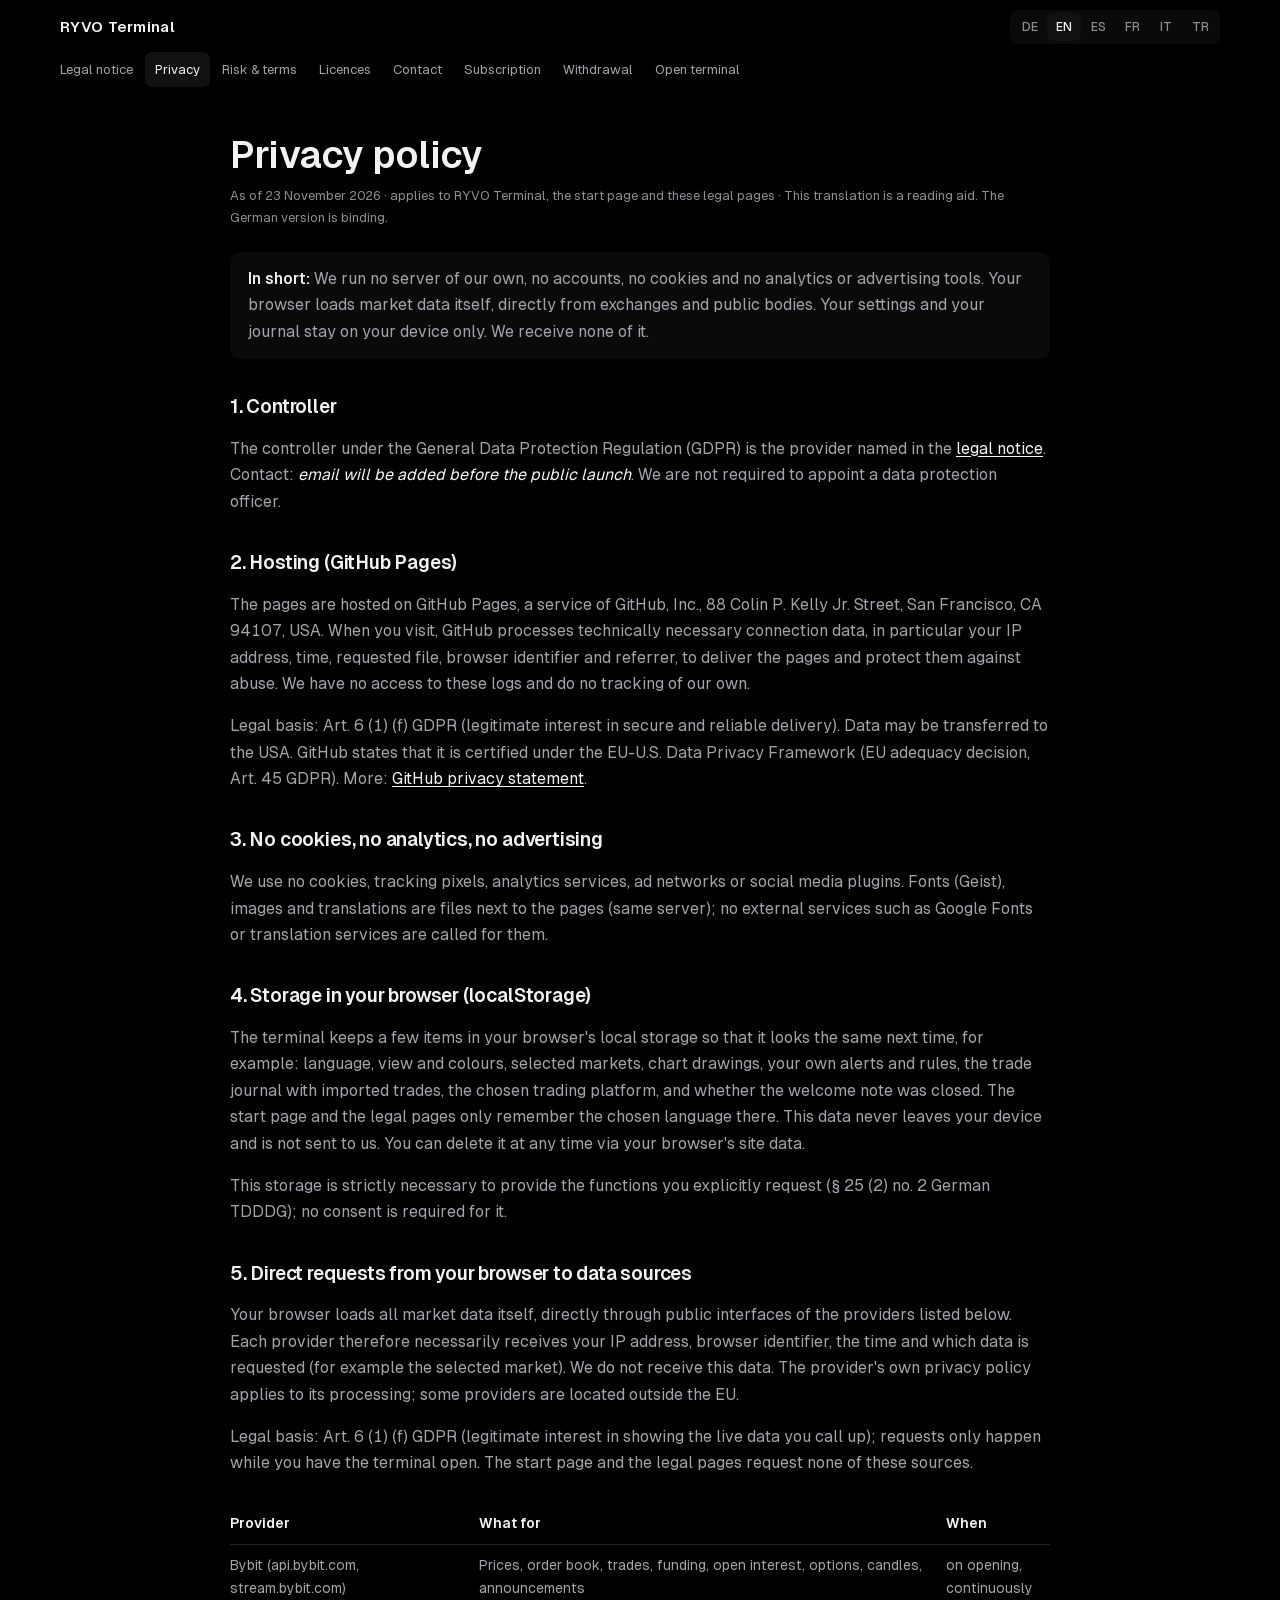
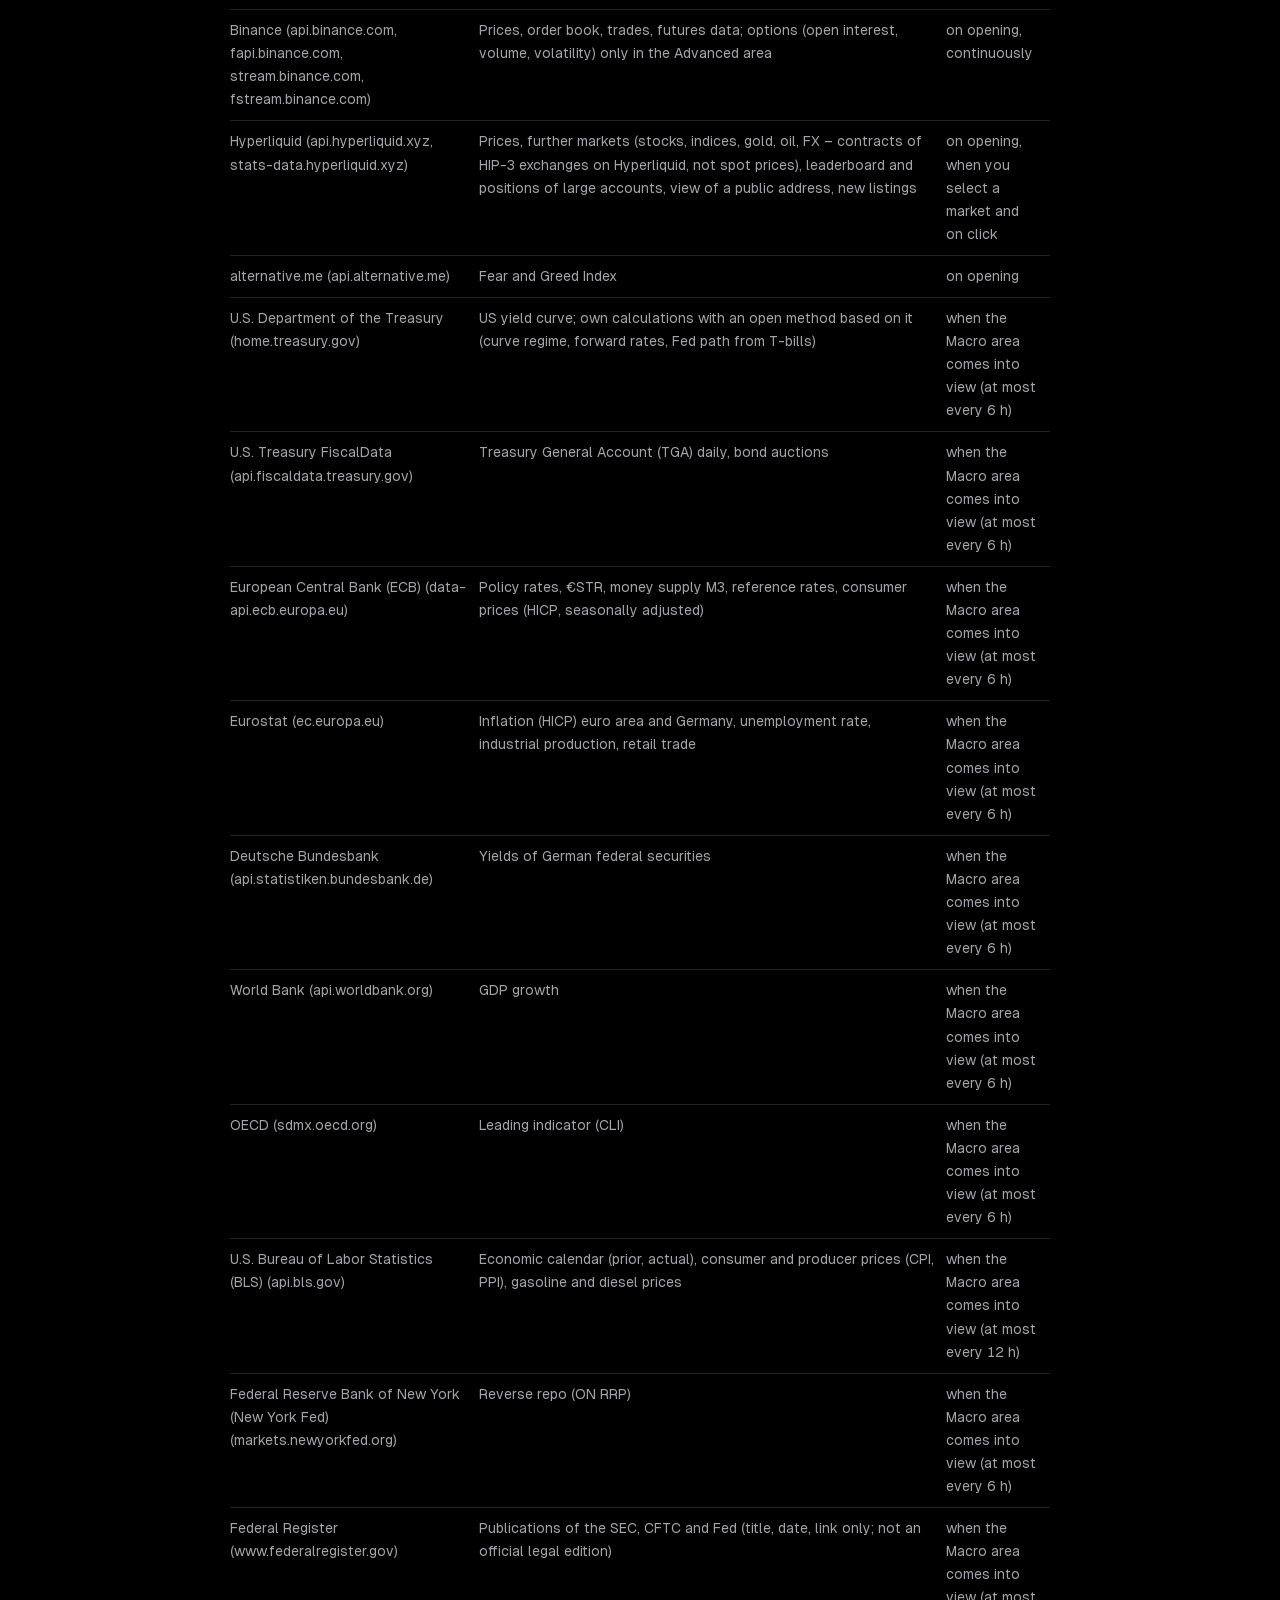
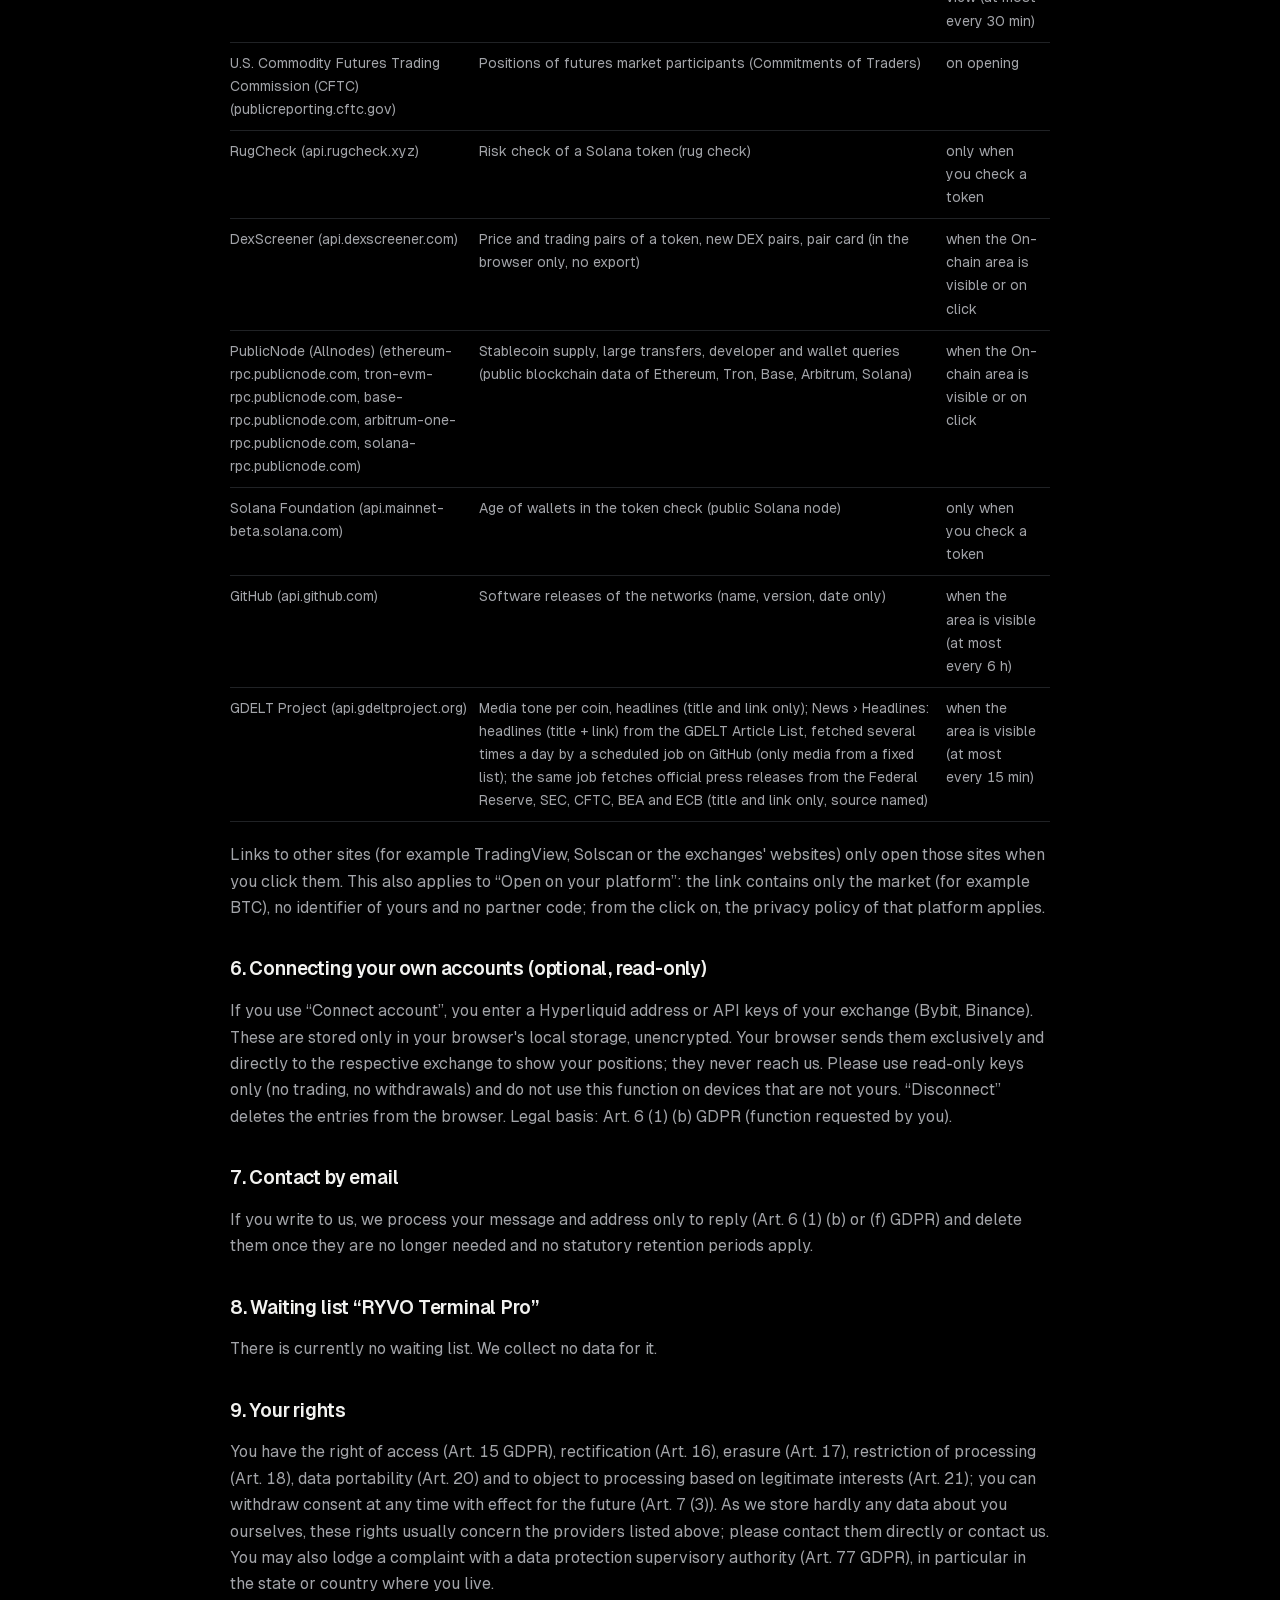
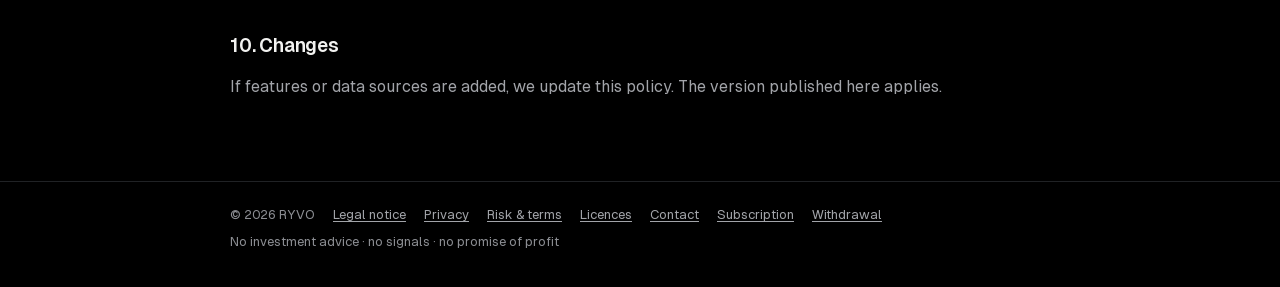
<file: recht/datenschutz.html>
<!doctype html>
<html lang="de">
<head>
<meta charset="utf-8">
<meta name="viewport" content="width=device-width, initial-scale=1, viewport-fit=cover">
<title>Datenschutzerklärung · RYVO Terminal</title>
<meta name="titel-de" content="Datenschutzerklärung · RYVO Terminal">
<meta name="titel-en" content="Privacy policy · RYVO Terminal">
<meta name="titel-es" content="Política de privacidad · RYVO Terminal">
<meta name="titel-fr" content="Politique de confidentialité · RYVO Terminal">
<meta name="titel-it" content="Informativa sulla privacy · RYVO Terminal">
<meta name="titel-tr" content="Gizlilik bildirimi · RYVO Terminal">
<meta name="robots" content="noindex">
<meta name="theme-color" content="#000000">
<link rel="icon" type="image/svg+xml" href="data:image/svg+xml,%3Csvg xmlns='http://www.w3.org/2000/svg' viewBox='0 0 64 64'%3E%3Cdefs%3E%3ClinearGradient id='h' x1='0' y1='0' x2='0' y2='1'%3E%3Cstop offset='0' stop-color='%2316171a'/%3E%3Cstop offset='1' stop-color='%23050506'/%3E%3C/linearGradient%3E%3C/defs%3E%3Crect width='64' height='64' rx='15' fill='url(%23h)'/%3E%3Cpath d='M17 19 L32 44 L47 19' fill='none' stroke='%23f4f4f1' stroke-width='5.5' stroke-linecap='round' stroke-linejoin='round'/%3E%3Ccircle cx='32' cy='44' r='7' fill='%230b0b0d'/%3E%3Ccircle cx='32' cy='44' r='4.6' fill='%23ffffff'/%3E%3C/svg%3E">
<link rel="stylesheet" href="recht.css">
<script>(function(){var L=["de", "en", "es", "fr", "it", "tr"],s='de';try{var q=new URLSearchParams(location.search).get('lang'),m=localStorage.getItem('profi.sprache'),n=(navigator.languages||[navigator.language||'']).map(function(x){return String(x).slice(0,2).toLowerCase()}).filter(function(x){return L.indexOf(x)>=0})[0];s=L.indexOf(q)>=0?q:L.indexOf(m)>=0?m:n||'en';}catch(e){}document.documentElement.setAttribute('data-sprache',s);document.documentElement.lang=s;})();</script>
<noscript><style>[data-sprache-block][hidden] { display: block !important; margin-top: 56px; }</style></noscript>
</head>
<body>
<a class="sprung" href="#inhalt"><span data-l="de" lang="de">Zum Inhalt</span><span data-l="en" lang="en" hidden>Skip to content</span><span data-l="es" lang="es" hidden>Ir al contenido</span><span data-l="fr" lang="fr" hidden>Aller au contenu</span><span data-l="it" lang="it" hidden>Vai al contenuto</span><span data-l="tr" lang="tr" hidden>İçeriğe geç</span></a>
<header><div class="rahmen">
  <a class="marke" href="../start/">RYVO Terminal</a>
  <nav aria-label="Rechtliches / Legal">
    <a href="impressum.html"><span data-l="de" lang="de">Impressum</span><span data-l="en" lang="en" hidden>Legal notice</span><span data-l="es" lang="es" hidden>Aviso legal</span><span data-l="fr" lang="fr" hidden>Mentions légales</span><span data-l="it" lang="it" hidden>Note legali</span><span data-l="tr" lang="tr" hidden>Yasal bilgiler</span></a><a href="datenschutz.html" aria-current="page"><span data-l="de" lang="de">Datenschutz</span><span data-l="en" lang="en" hidden>Privacy</span><span data-l="es" lang="es" hidden>Privacidad</span><span data-l="fr" lang="fr" hidden>Confidentialité</span><span data-l="it" lang="it" hidden>Privacy</span><span data-l="tr" lang="tr" hidden>Gizlilik</span></a><a href="hinweise.html"><span data-l="de" lang="de">Risiko &amp; Nutzung</span><span data-l="en" lang="en" hidden>Risk &amp; terms</span><span data-l="es" lang="es" hidden>Riesgo y condiciones</span><span data-l="fr" lang="fr" hidden>Risques et conditions</span><span data-l="it" lang="it" hidden>Rischi e condizioni</span><span data-l="tr" lang="tr" hidden>Risk ve koşullar</span></a><a href="lizenzen.html"><span data-l="de" lang="de">Lizenzen</span><span data-l="en" lang="en" hidden>Licences</span><span data-l="es" lang="es" hidden>Licencias</span><span data-l="fr" lang="fr" hidden>Licences</span><span data-l="it" lang="it" hidden>Licenze</span><span data-l="tr" lang="tr" hidden>Lisanslar</span></a><a href="kontakt.html"><span data-l="de" lang="de">Kontakt</span><span data-l="en" lang="en" hidden>Contact</span><span data-l="es" lang="es" hidden>Contacto</span><span data-l="fr" lang="fr" hidden>Contact</span><span data-l="it" lang="it" hidden>Contatti</span><span data-l="tr" lang="tr" hidden>İletişim</span></a><a href="abo.html"><span data-l="de" lang="de">Abo</span><span data-l="en" lang="en" hidden>Subscription</span><span data-l="es" lang="es" hidden>Suscripción</span><span data-l="fr" lang="fr" hidden>Abonnement</span><span data-l="it" lang="it" hidden>Abbonamento</span><span data-l="tr" lang="tr" hidden>Abonelik</span></a><a href="widerruf.html"><span data-l="de" lang="de">Widerruf</span><span data-l="en" lang="en" hidden>Withdrawal</span><span data-l="es" lang="es" hidden>Desistimiento</span><span data-l="fr" lang="fr" hidden>Rétractation</span><span data-l="it" lang="it" hidden>Recesso</span><span data-l="tr" lang="tr" hidden>Cayma</span></a>
    <a href="../"><span data-l="de" lang="de">Terminal öffnen</span><span data-l="en" lang="en" hidden>Open terminal</span><span data-l="es" lang="es" hidden>Abrir el terminal</span><span data-l="fr" lang="fr" hidden>Ouvrir le terminal</span><span data-l="it" lang="it" hidden>Apri il terminale</span><span data-l="tr" lang="tr" hidden>Terminali aç</span></a>
  </nav>
  <span class="sprache" role="group" aria-label="Sprache / Language"><button type="button" data-sprache="de" lang="de" aria-pressed="true">DE</button><button type="button" data-sprache="en" lang="en" aria-pressed="false">EN</button><button type="button" data-sprache="es" lang="es" aria-pressed="false">ES</button><button type="button" data-sprache="fr" lang="fr" aria-pressed="false">FR</button><button type="button" data-sprache="it" lang="it" aria-pressed="false">IT</button><button type="button" data-sprache="tr" lang="tr" aria-pressed="false">TR</button></span>
</div></header>
<main id="inhalt" class="rahmen">
<!-- Erzeugt von deep/teilen/recht.py aus deep/teilen/start/recht/ – nicht von Hand ändern. --><!-- r143 W11 --><!-- r144 W12 --><!-- r145 W7 --><!-- r146 W13 -->
<div data-sprache-block="de" lang="de">
<h1>Datenschutzerklärung</h1>
<p class="stand">Stand: 23. November 2026 · gilt für das RYVO Terminal, die Startseite und diese Rechtsseiten</p>
<div class="kasten">
  <p><b>Kurz gesagt:</b> Wir haben keinen eigenen Server, keine Konten, keine Cookies und keine Analyse- oder Werbe-Werkzeuge. Dein Browser lädt die Marktdaten selbst direkt bei den Börsen und öffentlichen Stellen. Deine Einstellungen und dein Journal bleiben nur auf deinem Gerät. Wir erhalten davon nichts.</p>
</div>
<h2>1. Verantwortlicher</h2>
<p>Verantwortlich im Sinne der Datenschutz-Grundverordnung (DSGVO) ist der im <a href="impressum.html">Impressum</a> genannte Anbieter. Kontakt: <span class="offen">E-Mail wird vor dem öffentlichen Start ergänzt</span>. Einen Datenschutzbeauftragten müssen wir nicht benennen.</p>
<h2>2. Hosting der Seiten (GitHub Pages)</h2>
<p>Die Seiten liegen bei GitHub Pages, einem Dienst der GitHub, Inc., 88 Colin P. Kelly Jr. Street, San Francisco, CA 94107, USA. Beim Aufruf verarbeitet GitHub technisch notwendige Verbindungsdaten, insbesondere deine IP-Adresse, Zeitpunkt, aufgerufene Datei, Browser-Kennung und Referrer, um die Seiten auszuliefern und vor Missbrauch zu schützen. Wir selbst haben keinen Zugriff auf diese Protokolle und führen kein eigenes Tracking durch.</p>
<p>Rechtsgrundlage ist Art. 6 Abs. 1 lit. f DSGVO (berechtigtes Interesse an einer sicheren, zuverlässigen Bereitstellung). Dabei können Daten in die USA übermittelt werden. GitHub ist nach eigener Angabe nach dem EU-U.S. Data Privacy Framework zertifiziert (Angemessenheitsbeschluss der EU-Kommission, Art. 45 DSGVO). Mehr: <a href="https://docs.github.com/en/site-policy/privacy-policies/github-general-privacy-statement" rel="noopener">Datenschutzerklärung von GitHub</a>.</p>
<h2>3. Keine Cookies, keine Analyse, keine Werbung</h2>
<p>Wir setzen keine Cookies, keine Zählpixel, keine Analyse-Dienste, keine Werbenetzwerke und keine Social-Media-Plugins ein. Schriften (Geist), Bilder und Übersetzungen liegen als Dateien bei der Seite (gleicher Server); es werden dafür keine externen Dienste wie Google Fonts oder Übersetzungsdienste aufgerufen.</p>
<h2>4. Speicher in deinem Browser (localStorage)</h2>
<p>Das Terminal speichert einige Angaben im lokalen Speicher deines Browsers, damit es beim nächsten Öffnen so aussieht wie zuletzt, zum Beispiel: Sprache, Ansicht und Farben, gewählte Märkte, Zeichnungen im Chart, eigene Alarme und Regeln, das Trade-Journal mit importierten Trades, die gewählte Handelsplattform sowie die Angabe, ob der Willkommens-Hinweis schon geschlossen wurde. Startseite und Rechtsseiten merken sich dort nur die gewählte Sprache. Diese Daten verlassen dein Gerät nicht und werden nicht an uns übertragen. Du kannst sie jederzeit über die Website-Daten deines Browsers löschen.</p>
<p>Diese Speicherung ist unbedingt erforderlich, damit wir die von dir ausdrücklich gewünschten Funktionen bereitstellen können (§ 25 Abs. 2 Nr. 2 TDDDG); eine Einwilligung ist dafür nicht nötig.</p>
<h2>5. Direkte Abrufe deines Browsers bei Datenquellen</h2>
<p>Alle Marktdaten lädt dein Browser selbst und direkt über öffentliche Schnittstellen der unten genannten Anbieter. Dabei erhält der jeweilige Anbieter technisch zwangsläufig deine IP-Adresse, die Browser-Kennung, den Zeitpunkt und welche Daten abgefragt werden (zum Beispiel der gewählte Markt). Wir erhalten diese Daten nicht. Für die Verarbeitung beim Anbieter gilt dessen Datenschutzerklärung; manche Anbieter sitzen außerhalb der EU.</p>
<p>Rechtsgrundlage ist Art. 6 Abs. 1 lit. f DSGVO (berechtigtes Interesse, die von dir aufgerufenen Live-Daten anzuzeigen); die Abrufe finden nur statt, während du das Terminal geöffnet hast. Die Startseite und die Rechtsseiten rufen keine dieser Quellen ab.</p>
<div class="tabelle" tabindex="0" role="region" aria-label="Anbieter"><table>
  <tr><th scope="col">Anbieter</th><th scope="col">Wofür</th><th scope="col">Wann</th></tr>
  <tr><td>Bybit (api.bybit.com, stream.bybit.com)</td><td>Kurse, Orderbuch, Trades, Funding, offene Positionen, Optionen, Kerzen, Ankündigungen</td><td>beim Öffnen, laufend</td></tr>
  <tr><td>Binance (api.binance.com, fapi.binance.com, stream.binance.com, fstream.binance.com)</td><td>Kurse, Orderbuch, Trades, Futures-Daten; Optionen (offene Positionen, Umsatz, Volatilität) nur im Bereich Fortgeschritten</td><td>beim Öffnen, laufend</td></tr>
  <tr><td>Hyperliquid (api.hyperliquid.xyz, stats-data.hyperliquid.xyz)</td><td>Kurse, weitere Märkte (Aktien, Indizes, Gold, Öl, Devisen – Kontrakte der HIP-3-Börsen auf Hyperliquid, keine Spotpreise), Rangliste und Positionen großer Konten, Ansicht einer öffentlichen Adresse, neue Listungen</td><td>beim Öffnen, bei Auswahl eines Markts und auf Klick</td></tr>
  <tr><td>alternative.me (api.alternative.me)</td><td>Angst-und-Gier-Index</td><td>beim Öffnen</td></tr>
  <tr><td>U.S. Department of the Treasury (home.treasury.gov)</td><td>US-Zinskurve; daraus eigene Rechnungen mit offener Methode (Kurven-Regime, Terminzinsen, Fed-Pfad aus den T-Bills)</td><td>wenn der Bereich Makro ins Bild kommt (höchstens alle 6 Std.)</td></tr>
  <tr><td>U.S. Treasury FiscalData (api.fiscaldata.treasury.gov)</td><td>Guthaben des US-Finanzministeriums (TGA) täglich, Anleihe-Auktionen</td><td>wenn der Bereich Makro ins Bild kommt (höchstens alle 6 Std.)</td></tr>
  <tr><td>Europäische Zentralbank (EZB) (data-api.ecb.europa.eu)</td><td>Leitzinsen, €STR, Geldmenge M3, Referenzkurse, Verbraucherpreise (HVPI, saisonbereinigt)</td><td>wenn der Bereich Makro ins Bild kommt (höchstens alle 6 Std.)</td></tr>
  <tr><td>Eurostat (ec.europa.eu)</td><td>Inflation (HVPI) Euro-Raum und Deutschland, Arbeitslosenquote, Industrieproduktion, Einzelhandel</td><td>wenn der Bereich Makro ins Bild kommt (höchstens alle 6 Std.)</td></tr>
  <tr><td>Deutsche Bundesbank (api.statistiken.bundesbank.de)</td><td>Renditen von Bundeswertpapieren</td><td>wenn der Bereich Makro ins Bild kommt (höchstens alle 6 Std.)</td></tr>
  <tr><td>World Bank (api.worldbank.org)</td><td>BIP-Wachstum</td><td>wenn der Bereich Makro ins Bild kommt (höchstens alle 6 Std.)</td></tr>
  <tr><td>OECD (sdmx.oecd.org)</td><td>Frühindikator (CLI)</td><td>wenn der Bereich Makro ins Bild kommt (höchstens alle 6 Std.)</td></tr>
  <tr><td>U.S. Bureau of Labor Statistics (BLS) (api.bls.gov)</td><td>Wirtschaftskalender (Vorwert, Ist), Verbraucher- und Erzeugerpreise (CPI, PPI), Benzin- und Dieselpreise</td><td>wenn der Bereich Makro ins Bild kommt (höchstens alle 12 Std.)</td></tr>
  <tr><td>Federal Reserve Bank of New York (New York Fed) (markets.newyorkfed.org)</td><td>Reverse Repo (ON RRP)</td><td>wenn der Bereich Makro ins Bild kommt (höchstens alle 6 Std.)</td></tr>
  <tr><td>Federal Register (www.federalregister.gov)</td><td>Veröffentlichungen von SEC, CFTC und Fed (nur Titel, Datum, Link; keine amtliche Rechtsfassung)</td><td>wenn der Bereich Makro ins Bild kommt (höchstens alle 30 Min.)</td></tr>
  <tr><td>U.S. Commodity Futures Trading Commission (CFTC) (publicreporting.cftc.gov)</td><td>Positionen der Terminmarkt-Teilnehmer (Commitments of Traders)</td><td>beim Öffnen</td></tr>
  <tr><td>RugCheck (api.rugcheck.xyz)</td><td>Risiko-Prüfung eines Solana-Tokens (Rug-Check)</td><td>nur wenn du einen Token prüfst</td></tr>
  <tr><td>DexScreener (api.dexscreener.com)</td><td>Preis und Handelspaare eines Tokens, neue DEX-Paare, Paar-Karte (nur im Browser, kein Export)</td><td>wenn der Bereich On-Chain sichtbar ist bzw. auf Klick</td></tr>
  <tr><td>PublicNode (Allnodes) (ethereum-rpc.publicnode.com, tron-evm-rpc.publicnode.com, base-rpc.publicnode.com, arbitrum-one-rpc.publicnode.com, solana-rpc.publicnode.com)</td><td>Stablecoin-Menge, große Überweisungen, Entwickler- und Wallet-Abfragen (öffentliche Blockchain-Daten von Ethereum, Tron, Base, Arbitrum, Solana)</td><td>wenn der Bereich On-Chain sichtbar ist bzw. auf Klick</td></tr>
  <tr><td>Solana Foundation (api.mainnet-beta.solana.com)</td><td>Alter von Wallets bei der Token-Prüfung (öffentlicher Solana-Knoten)</td><td>nur wenn du einen Token prüfst</td></tr>
  <tr><td>GitHub (api.github.com)</td><td>Software-Releases der Netze (nur Name, Version, Datum)</td><td>wenn der Bereich sichtbar ist (höchstens alle 6 Std.)</td></tr>
  <tr><td>GDELT Project (api.gdeltproject.org)</td><td>Medien-Ton je Coin, Schlagzeilen (nur Titel und Link); News › Schlagzeilen: Schlagzeilen (Titel + Link) aus der GDELT Article List, mehrmals täglich von einem Zeitplan-Job auf GitHub geholt (nur Medien einer festen Liste); derselbe Job holt amtliche Pressemitteilungen von Federal Reserve, SEC, CFTC, BEA und EZB (nur Titel und Link, Quelle genannt)</td><td>wenn der Bereich sichtbar ist (höchstens alle 15 Min.)</td></tr>
</table></div>
<p>Links zu weiteren Seiten (zum Beispiel TradingView, Solscan oder die Websites der Börsen) öffnen diese Seiten erst, wenn du darauf klickst. Das gilt auch für „Bei deiner Plattform öffnen“: Der Link enthält nur den Markt (zum Beispiel BTC), keine Kennung von dir und keinen Partner-Code; ab dem Klick gilt der Datenschutz der jeweiligen Plattform.</p>
<h2>6. Eigene Konten verbinden (freiwillig, nur lesen)</h2>
<p>Wenn du die Funktion „Konto verbinden“ nutzt, trägst du eine Hyperliquid-Adresse oder API-Schlüssel deiner Börse (Bybit, Binance) ein. Diese Angaben werden nur im lokalen Speicher deines Browsers abgelegt, dort unverschlüsselt. Dein Browser sendet sie ausschließlich direkt an die jeweilige Börse, um deine Positionen anzuzeigen; an uns gehen sie nie. Bitte verwende nur Schlüssel mit reinem Leserecht (ohne Handel und Auszahlung) und nutze die Funktion nicht auf fremden Geräten. Mit „Trennen“ löschst du die Angaben aus dem Browser. Rechtsgrundlage ist Art. 6 Abs. 1 lit. b DSGVO (von dir gewünschte Funktion).</p>
<h2>7. Kontakt per E-Mail</h2>
<p>Wenn du uns schreibst, verarbeiten wir deine Nachricht und Adresse nur, um dir zu antworten (Art. 6 Abs. 1 lit. b oder f DSGVO), und löschen sie, wenn sie dafür nicht mehr nötig sind und keine gesetzlichen Aufbewahrungsfristen bestehen.</p>
<h2>8. Warteliste „RYVO Terminal Pro“</h2>
<p>Derzeit gibt es keine Warteliste. Wir erheben dafür keine Daten.</p>
<h2>9. Deine Rechte</h2>
<p>Du hast das Recht auf Auskunft (Art. 15 DSGVO), Berichtigung (Art. 16), Löschung (Art. 17), Einschränkung der Verarbeitung (Art. 18), Datenübertragbarkeit (Art. 20) und Widerspruch gegen Verarbeitungen auf Grundlage berechtigter Interessen (Art. 21); eine Einwilligung kannst du jederzeit mit Wirkung für die Zukunft widerrufen (Art. 7 Abs. 3). Da wir selbst kaum Daten über dich speichern, betreffen diese Rechte in der Regel die oben genannten Anbieter; wende dich dafür bitte direkt an sie oder an uns. Du kannst dich außerdem bei einer Datenschutz-Aufsichtsbehörde beschweren (Art. 77 DSGVO), insbesondere in dem Bundesland oder Staat, in dem du wohnst.</p>
<h2>10. Änderungen</h2>
<p>Kommen Funktionen oder Datenquellen hinzu, passen wir diese Erklärung an. Es gilt die jeweils hier veröffentlichte Fassung.</p>
</div>
<div data-sprache-block="en" lang="en" hidden>
<h1>Privacy policy</h1>
<p class="stand">As of 23 November 2026 · applies to RYVO Terminal, the start page and these legal pages · This translation is a reading aid. The German version is binding.</p>
<div class="kasten">
  <p><b>In short:</b> We run no server of our own, no accounts, no cookies and no analytics or advertising tools. Your browser loads market data itself, directly from exchanges and public bodies. Your settings and your journal stay on your device only. We receive none of it.</p>
</div>
<h2>1. Controller</h2>
<p>The controller under the General Data Protection Regulation (GDPR) is the provider named in the <a href="impressum.html">legal notice</a>. Contact: <span class="offen">email will be added before the public launch</span>. We are not required to appoint a data protection officer.</p>
<h2>2. Hosting (GitHub Pages)</h2>
<p>The pages are hosted on GitHub Pages, a service of GitHub, Inc., 88 Colin P. Kelly Jr. Street, San Francisco, CA 94107, USA. When you visit, GitHub processes technically necessary connection data, in particular your IP address, time, requested file, browser identifier and referrer, to deliver the pages and protect them against abuse. We have no access to these logs and do no tracking of our own.</p>
<p>Legal basis: Art. 6 (1) (f) GDPR (legitimate interest in secure and reliable delivery). Data may be transferred to the USA. GitHub states that it is certified under the EU-U.S. Data Privacy Framework (EU adequacy decision, Art. 45 GDPR). More: <a href="https://docs.github.com/en/site-policy/privacy-policies/github-general-privacy-statement" rel="noopener">GitHub privacy statement</a>.</p>
<h2>3. No cookies, no analytics, no advertising</h2>
<p>We use no cookies, tracking pixels, analytics services, ad networks or social media plugins. Fonts (Geist), images and translations are files next to the pages (same server); no external services such as Google Fonts or translation services are called for them.</p>
<h2>4. Storage in your browser (localStorage)</h2>
<p>The terminal keeps a few items in your browser's local storage so that it looks the same next time, for example: language, view and colours, selected markets, chart drawings, your own alerts and rules, the trade journal with imported trades, the chosen trading platform, and whether the welcome note was closed. The start page and the legal pages only remember the chosen language there. This data never leaves your device and is not sent to us. You can delete it at any time via your browser's site data.</p>
<p>This storage is strictly necessary to provide the functions you explicitly request (§ 25 (2) no. 2 German TDDDG); no consent is required for it.</p>
<h2>5. Direct requests from your browser to data sources</h2>
<p>Your browser loads all market data itself, directly through public interfaces of the providers listed below. Each provider therefore necessarily receives your IP address, browser identifier, the time and which data is requested (for example the selected market). We do not receive this data. The provider's own privacy policy applies to its processing; some providers are located outside the EU.</p>
<p>Legal basis: Art. 6 (1) (f) GDPR (legitimate interest in showing the live data you call up); requests only happen while you have the terminal open. The start page and the legal pages request none of these sources.</p>
<div class="tabelle" tabindex="0" role="region" aria-label="Provider"><table>
  <tr><th scope="col">Provider</th><th scope="col">What for</th><th scope="col">When</th></tr>
  <tr><td>Bybit (api.bybit.com, stream.bybit.com)</td><td>Prices, order book, trades, funding, open interest, options, candles, announcements</td><td>on opening, continuously</td></tr>
  <tr><td>Binance (api.binance.com, fapi.binance.com, stream.binance.com, fstream.binance.com)</td><td>Prices, order book, trades, futures data; options (open interest, volume, volatility) only in the Advanced area</td><td>on opening, continuously</td></tr>
  <tr><td>Hyperliquid (api.hyperliquid.xyz, stats-data.hyperliquid.xyz)</td><td>Prices, further markets (stocks, indices, gold, oil, FX – contracts of HIP-3 exchanges on Hyperliquid, not spot prices), leaderboard and positions of large accounts, view of a public address, new listings</td><td>on opening, when you select a market and on click</td></tr>
  <tr><td>alternative.me (api.alternative.me)</td><td>Fear and Greed Index</td><td>on opening</td></tr>
  <tr><td>U.S. Department of the Treasury (home.treasury.gov)</td><td>US yield curve; own calculations with an open method based on it (curve regime, forward rates, Fed path from T-bills)</td><td>when the Macro area comes into view (at most every 6 h)</td></tr>
  <tr><td>U.S. Treasury FiscalData (api.fiscaldata.treasury.gov)</td><td>Treasury General Account (TGA) daily, bond auctions</td><td>when the Macro area comes into view (at most every 6 h)</td></tr>
  <tr><td>European Central Bank (ECB) (data-api.ecb.europa.eu)</td><td>Policy rates, €STR, money supply M3, reference rates, consumer prices (HICP, seasonally adjusted)</td><td>when the Macro area comes into view (at most every 6 h)</td></tr>
  <tr><td>Eurostat (ec.europa.eu)</td><td>Inflation (HICP) euro area and Germany, unemployment rate, industrial production, retail trade</td><td>when the Macro area comes into view (at most every 6 h)</td></tr>
  <tr><td>Deutsche Bundesbank (api.statistiken.bundesbank.de)</td><td>Yields of German federal securities</td><td>when the Macro area comes into view (at most every 6 h)</td></tr>
  <tr><td>World Bank (api.worldbank.org)</td><td>GDP growth</td><td>when the Macro area comes into view (at most every 6 h)</td></tr>
  <tr><td>OECD (sdmx.oecd.org)</td><td>Leading indicator (CLI)</td><td>when the Macro area comes into view (at most every 6 h)</td></tr>
  <tr><td>U.S. Bureau of Labor Statistics (BLS) (api.bls.gov)</td><td>Economic calendar (prior, actual), consumer and producer prices (CPI, PPI), gasoline and diesel prices</td><td>when the Macro area comes into view (at most every 12 h)</td></tr>
  <tr><td>Federal Reserve Bank of New York (New York Fed) (markets.newyorkfed.org)</td><td>Reverse repo (ON RRP)</td><td>when the Macro area comes into view (at most every 6 h)</td></tr>
  <tr><td>Federal Register (www.federalregister.gov)</td><td>Publications of the SEC, CFTC and Fed (title, date, link only; not an official legal edition)</td><td>when the Macro area comes into view (at most every 30 min)</td></tr>
  <tr><td>U.S. Commodity Futures Trading Commission (CFTC) (publicreporting.cftc.gov)</td><td>Positions of futures market participants (Commitments of Traders)</td><td>on opening</td></tr>
  <tr><td>RugCheck (api.rugcheck.xyz)</td><td>Risk check of a Solana token (rug check)</td><td>only when you check a token</td></tr>
  <tr><td>DexScreener (api.dexscreener.com)</td><td>Price and trading pairs of a token, new DEX pairs, pair card (in the browser only, no export)</td><td>when the On-chain area is visible or on click</td></tr>
  <tr><td>PublicNode (Allnodes) (ethereum-rpc.publicnode.com, tron-evm-rpc.publicnode.com, base-rpc.publicnode.com, arbitrum-one-rpc.publicnode.com, solana-rpc.publicnode.com)</td><td>Stablecoin supply, large transfers, developer and wallet queries (public blockchain data of Ethereum, Tron, Base, Arbitrum, Solana)</td><td>when the On-chain area is visible or on click</td></tr>
  <tr><td>Solana Foundation (api.mainnet-beta.solana.com)</td><td>Age of wallets in the token check (public Solana node)</td><td>only when you check a token</td></tr>
  <tr><td>GitHub (api.github.com)</td><td>Software releases of the networks (name, version, date only)</td><td>when the area is visible (at most every 6 h)</td></tr>
  <tr><td>GDELT Project (api.gdeltproject.org)</td><td>Media tone per coin, headlines (title and link only); News › Headlines: headlines (title + link) from the GDELT Article List, fetched several times a day by a scheduled job on GitHub (only media from a fixed list); the same job fetches official press releases from the Federal Reserve, SEC, CFTC, BEA and ECB (title and link only, source named)</td><td>when the area is visible (at most every 15 min)</td></tr>
</table></div>
<p>Links to other sites (for example TradingView, Solscan or the exchanges' websites) only open those sites when you click them. This also applies to “Open on your platform”: the link contains only the market (for example BTC), no identifier of yours and no partner code; from the click on, the privacy policy of that platform applies.</p>
<h2>6. Connecting your own accounts (optional, read-only)</h2>
<p>If you use “Connect account”, you enter a Hyperliquid address or API keys of your exchange (Bybit, Binance). These are stored only in your browser's local storage, unencrypted. Your browser sends them exclusively and directly to the respective exchange to show your positions; they never reach us. Please use read-only keys only (no trading, no withdrawals) and do not use this function on devices that are not yours. “Disconnect” deletes the entries from the browser. Legal basis: Art. 6 (1) (b) GDPR (function requested by you).</p>
<h2>7. Contact by email</h2>
<p>If you write to us, we process your message and address only to reply (Art. 6 (1) (b) or (f) GDPR) and delete them once they are no longer needed and no statutory retention periods apply.</p>
<h2>8. Waiting list “RYVO Terminal Pro”</h2>
<p>There is currently no waiting list. We collect no data for it.</p>
<h2>9. Your rights</h2>
<p>You have the right of access (Art. 15 GDPR), rectification (Art. 16), erasure (Art. 17), restriction of processing (Art. 18), data portability (Art. 20) and to object to processing based on legitimate interests (Art. 21); you can withdraw consent at any time with effect for the future (Art. 7 (3)). As we store hardly any data about you ourselves, these rights usually concern the providers listed above; please contact them directly or contact us. You may also lodge a complaint with a data protection supervisory authority (Art. 77 GDPR), in particular in the state or country where you live.</p>
<h2>10. Changes</h2>
<p>If features or data sources are added, we update this policy. The version published here applies.</p>
</div>
<div data-sprache-block="es" lang="es" hidden>
<h1>Política de privacidad</h1>
<p class="stand">Versión: 23 de noviembre de 2026 · se aplica a RYVO Terminal, a la página de inicio y a estas páginas legales · Esta traducción es una ayuda de lectura. La versión alemana es la que prevalece.</p>
<div class="kasten">
  <p><b>En resumen:</b> No tenemos servidor propio, ni cuentas, ni cookies, ni herramientas de análisis o publicidad. Tu navegador carga los datos de mercado por sí mismo, directamente de las bolsas y los organismos públicos. Tus ajustes y tu diario se quedan solo en tu dispositivo. Nosotros no recibimos nada de ello.</p>
</div>
<h2>1. Responsable</h2>
<p>El responsable en el sentido del Reglamento General de Protección de Datos (RGPD) es el proveedor indicado en el <a href="impressum.html">aviso legal</a>. Contacto: <span class="offen">el correo electrónico se añadirá antes del lanzamiento público</span>. No estamos obligados a designar un delegado de protección de datos.</p>
<h2>2. Alojamiento de las páginas (GitHub Pages)</h2>
<p>Las páginas están alojadas en GitHub Pages, un servicio de GitHub, Inc., 88 Colin P. Kelly Jr. Street, San Francisco, CA 94107, EE. UU. Al acceder, GitHub trata los datos de conexión técnicamente necesarios, en particular tu dirección IP, la hora, el archivo solicitado, el identificador del navegador y el referente, para servir las páginas y protegerlas frente a abusos. Nosotros no tenemos acceso a esos registros y no hacemos ningún seguimiento propio.</p>
<p>La base jurídica es el art. 6.1.f del RGPD (interés legítimo en una puesta a disposición segura y fiable). Pueden transferirse datos a EE. UU. GitHub declara estar certificada conforme al Marco de Privacidad de Datos UE-EE. UU. (decisión de adecuación de la Comisión Europea, art. 45 del RGPD). Más información: <a href="https://docs.github.com/en/site-policy/privacy-policies/github-general-privacy-statement" rel="noopener">declaración de privacidad de GitHub</a>.</p>
<h2>3. Sin cookies, sin análisis, sin publicidad</h2>
<p>No utilizamos cookies, píxeles de seguimiento, servicios de análisis, redes publicitarias ni complementos de redes sociales. Las fuentes (Geist), las imágenes y las traducciones son archivos que están junto a la página (mismo servidor); no se llama para ello a servicios externos como Google Fonts o servicios de traducción.</p>
<h2>4. Almacenamiento en tu navegador (localStorage)</h2>
<p>El terminal guarda algunos datos en el almacenamiento local de tu navegador para que la próxima vez tenga el mismo aspecto, por ejemplo: idioma, vista y colores, mercados elegidos, dibujos en el gráfico, tus alertas y reglas, el diario con las operaciones importadas, la plataforma de trading elegida y si ya se cerró el aviso de bienvenida. La página de inicio y las páginas legales solo recuerdan ahí el idioma elegido. Estos datos no salen de tu dispositivo y no se nos transmiten. Puedes borrarlos en cualquier momento desde los datos de sitios web de tu navegador.</p>
<p>Este almacenamiento es estrictamente necesario para prestar las funciones que solicitas expresamente (§ 25, apdo. 2, n.º 2, de la ley alemana TDDDG); no requiere consentimiento.</p>
<h2>5. Consultas directas de tu navegador a las fuentes de datos</h2>
<p>Tu navegador carga todos los datos de mercado por sí mismo y directamente a través de las interfaces públicas de los proveedores indicados abajo. Por razones técnicas, cada proveedor recibe necesariamente tu dirección IP, el identificador del navegador, la hora y qué datos se solicitan (por ejemplo, el mercado elegido). Nosotros no recibimos esos datos. Al tratamiento por parte del proveedor se le aplica su propia política de privacidad; algunos proveedores están fuera de la UE.</p>
<p>La base jurídica es el art. 6.1.f del RGPD (interés legítimo en mostrar los datos en vivo que tú solicitas); las consultas solo tienen lugar mientras tienes el terminal abierto. La página de inicio y las páginas legales no consultan ninguna de estas fuentes.</p>
<div class="tabelle" tabindex="0" role="region" aria-label="Proveedor"><table>
  <tr><th scope="col">Proveedor</th><th scope="col">Para qué</th><th scope="col">Cuándo</th></tr>
  <tr><td>Bybit (api.bybit.com, stream.bybit.com)</td><td>Precios, libro de órdenes, operaciones, funding, interés abierto, opciones, velas, anuncios</td><td>al abrir, de forma continua</td></tr>
  <tr><td>Binance (api.binance.com, fapi.binance.com, stream.binance.com, fstream.binance.com)</td><td>Precios, libro de órdenes, operaciones, datos de futuros; opciones (interés abierto, volumen, volatilidad) solo en el área Avanzado</td><td>al abrir, de forma continua</td></tr>
  <tr><td>Hyperliquid (api.hyperliquid.xyz, stats-data.hyperliquid.xyz)</td><td>Precios, otros mercados (acciones, índices, oro, petróleo, divisas: contratos de las bolsas HIP-3 en Hyperliquid, no precios al contado), clasificación y posiciones de grandes cuentas, vista de una dirección pública, nuevos listados</td><td>al abrir, al elegir un mercado y al hacer clic</td></tr>
  <tr><td>alternative.me (api.alternative.me)</td><td>Índice de miedo y codicia</td><td>al abrir</td></tr>
  <tr><td>U.S. Department of the Treasury (home.treasury.gov)</td><td>Curva de tipos de EE. UU.; cálculos propios con método abierto a partir de ella (régimen de la curva, tipos a plazo, senda de la Fed según las T-bills)</td><td>cuando el área Macro entra en pantalla (como máximo cada 6 h)</td></tr>
  <tr><td>U.S. Treasury FiscalData (api.fiscaldata.treasury.gov)</td><td>Cuenta general del Tesoro de EE. UU. (TGA) diaria, subastas de bonos</td><td>cuando el área Macro entra en pantalla (como máximo cada 6 h)</td></tr>
  <tr><td>Banco Central Europeo (BCE) (data-api.ecb.europa.eu)</td><td>Tipos oficiales, €STR, masa monetaria M3, tipos de referencia, precios de consumo (IAPC, desestacionalizado)</td><td>cuando el área Macro entra en pantalla (como máximo cada 6 h)</td></tr>
  <tr><td>Eurostat (ec.europa.eu)</td><td>Inflación (IAPC) de la zona del euro y Alemania, tasa de paro, producción industrial, comercio minorista</td><td>cuando el área Macro entra en pantalla (como máximo cada 6 h)</td></tr>
  <tr><td>Deutsche Bundesbank (api.statistiken.bundesbank.de)</td><td>Rendimientos de la deuda pública alemana</td><td>cuando el área Macro entra en pantalla (como máximo cada 6 h)</td></tr>
  <tr><td>World Bank (api.worldbank.org)</td><td>Crecimiento del PIB</td><td>cuando el área Macro entra en pantalla (como máximo cada 6 h)</td></tr>
  <tr><td>OECD (sdmx.oecd.org)</td><td>Indicador adelantado (CLI)</td><td>cuando el área Macro entra en pantalla (como máximo cada 6 h)</td></tr>
  <tr><td>U.S. Bureau of Labor Statistics (BLS) (api.bls.gov)</td><td>Calendario económico (anterior, real), precios de consumo y de producción (CPI, PPI), precios de gasolina y diésel</td><td>cuando el área Macro entra en pantalla (como máximo cada 12 h)</td></tr>
  <tr><td>Federal Reserve Bank of New York (New York Fed) (markets.newyorkfed.org)</td><td>Repo inverso (ON RRP)</td><td>cuando el área Macro entra en pantalla (como máximo cada 6 h)</td></tr>
  <tr><td>Federal Register (www.federalregister.gov)</td><td>Publicaciones de la SEC, la CFTC y la Fed (solo título, fecha y enlace; no es una edición jurídica oficial)</td><td>cuando el área Macro entra en pantalla (como máximo cada 30 min)</td></tr>
  <tr><td>U.S. Commodity Futures Trading Commission (CFTC) (publicreporting.cftc.gov)</td><td>Posiciones de los participantes del mercado de futuros (Commitments of Traders)</td><td>al abrir</td></tr>
  <tr><td>RugCheck (api.rugcheck.xyz)</td><td>Comprobación de riesgo de un token de Solana (rug check)</td><td>solo cuando compruebas un token</td></tr>
  <tr><td>DexScreener (api.dexscreener.com)</td><td>Precio y pares de un token, nuevos pares DEX, ficha del par (solo en el navegador, sin exportación)</td><td>cuando el área On-chain está visible o al hacer clic</td></tr>
  <tr><td>PublicNode (Allnodes) (ethereum-rpc.publicnode.com, tron-evm-rpc.publicnode.com, base-rpc.publicnode.com, arbitrum-one-rpc.publicnode.com, solana-rpc.publicnode.com)</td><td>Oferta de stablecoins, grandes transferencias, consultas de desarrolladores y carteras (datos públicos de Ethereum, Tron, Base, Arbitrum, Solana)</td><td>cuando el área On-chain está visible o al hacer clic</td></tr>
  <tr><td>Solana Foundation (api.mainnet-beta.solana.com)</td><td>Antigüedad de las carteras en la comprobación del token (nodo público de Solana)</td><td>solo cuando compruebas un token</td></tr>
  <tr><td>GitHub (api.github.com)</td><td>Versiones de software de las redes (solo nombre, versión y fecha)</td><td>cuando el área está visible (como máximo cada 6 h)</td></tr>
  <tr><td>GDELT Project (api.gdeltproject.org)</td><td>Tono mediático por moneda, titulares (solo título y enlace); Noticias › Titulares: titulares (título + enlace) de la GDELT Article List, obtenidos varias veces al día por una tarea programada en GitHub (solo medios de una lista fija); la misma tarea obtiene comunicados oficiales de la Federal Reserve, la SEC, la CFTC, el BEA y el BCE (solo título y enlace, con la fuente)</td><td>cuando el área está visible (como máximo cada 15 min)</td></tr>
</table></div>
<p>Los enlaces a otras páginas (por ejemplo, TradingView, Solscan o los sitios web de las bolsas) solo abren esas páginas cuando haces clic en ellos. Lo mismo vale para «Abrir en tu plataforma»: el enlace contiene solo el mercado (por ejemplo, BTC), ningún identificador tuyo y ningún código de socio; desde el clic se aplica la política de privacidad de esa plataforma.</p>
<h2>6. Conectar tus propias cuentas (voluntario, solo lectura)</h2>
<p>Si usas la función «Conectar cuenta», introduces una dirección de Hyperliquid o claves de API de tu bolsa (Bybit, Binance). Estos datos se guardan únicamente en el almacenamiento local de tu navegador, sin cifrar. Tu navegador los envía exclusiva y directamente a la bolsa correspondiente para mostrar tus posiciones; a nosotros no nos llegan nunca. Usa solo claves de solo lectura (sin operar ni retirar) y no utilices la función en dispositivos ajenos. Con «Desconectar» borras los datos del navegador. La base jurídica es el art. 6.1.b del RGPD (función solicitada por ti).</p>
<h2>7. Contacto por correo electrónico</h2>
<p>Si nos escribes, tratamos tu mensaje y tu dirección únicamente para responderte (art. 6.1.b o f del RGPD) y los borramos cuando ya no sean necesarios para ello y no existan plazos legales de conservación.</p>
<h2>8. Lista de espera «RYVO Terminal Pro»</h2>
<p>Actualmente no hay lista de espera. No recogemos datos para ello.</p>
<h2>9. Tus derechos</h2>
<p>Tienes derecho de acceso (art. 15 del RGPD), rectificación (art. 16), supresión (art. 17), limitación del tratamiento (art. 18), portabilidad de los datos (art. 20) y oposición a los tratamientos basados en intereses legítimos (art. 21); puedes retirar un consentimiento en cualquier momento con efectos para el futuro (art. 7.3). Como nosotros apenas guardamos datos sobre ti, estos derechos afectan por lo general a los proveedores mencionados arriba; dirígete directamente a ellos o a nosotros. También puedes presentar una reclamación ante una autoridad de control de protección de datos (art. 77 del RGPD), en particular en el Estado en el que resides.</p>
<h2>10. Cambios</h2>
<p>Si se añaden funciones o fuentes de datos, adaptamos esta política. Se aplica la versión publicada aquí en cada momento.</p>
</div>
<div data-sprache-block="fr" lang="fr" hidden>
<h1>Politique de confidentialité</h1>
<p class="stand">Version du 23 novembre 2026 · s’applique à RYVO Terminal, à la page d’accueil et à ces pages légales · Cette traduction est une aide à la lecture. Seule la version allemande fait foi.</p>
<div class="kasten">
  <p><b>En bref :</b> nous n’avons ni serveur propre, ni comptes, ni cookies, ni outils d’analyse ou de publicité. Votre navigateur charge lui-même les données de marché, directement auprès des bourses et des organismes publics. Vos réglages et votre journal restent uniquement sur votre appareil. Nous n’en recevons rien.</p>
</div>
<h2>1. Responsable du traitement</h2>
<p>Le responsable au sens du règlement général sur la protection des données (RGPD) est l’éditeur indiqué dans les <a href="impressum.html">mentions légales</a>. Contact : <span class="offen">l’adresse e-mail sera ajoutée avant le lancement public</span>. Nous ne sommes pas tenus de désigner un délégué à la protection des données.</p>
<h2>2. Hébergement des pages (GitHub Pages)</h2>
<p>Les pages sont hébergées par GitHub Pages, un service de GitHub, Inc., 88 Colin P. Kelly Jr. Street, San Francisco, CA 94107, États-Unis. Lors de la consultation, GitHub traite les données de connexion techniquement nécessaires, notamment votre adresse IP, la date et l’heure, le fichier demandé, l’identifiant du navigateur et le référent, afin de fournir les pages et de les protéger contre les abus. Nous n’avons pas accès à ces journaux et n’effectuons aucun suivi propre.</p>
<p>La base juridique est l’art. 6, § 1, point f) du RGPD (intérêt légitime à une mise à disposition sûre et fiable). Des données peuvent être transférées vers les États-Unis. GitHub déclare être certifiée au titre du cadre de protection des données UE–États-Unis (décision d’adéquation de la Commission européenne, art. 45 du RGPD). En savoir plus : <a href="https://docs.github.com/en/site-policy/privacy-policies/github-general-privacy-statement" rel="noopener">déclaration de confidentialité de GitHub</a>.</p>
<h2>3. Pas de cookies, pas d’analyse, pas de publicité</h2>
<p>Nous n’utilisons ni cookies, ni pixels de suivi, ni services d’analyse, ni réseaux publicitaires, ni modules de réseaux sociaux. Les polices (Geist), les images et les traductions sont des fichiers placés à côté de la page (même serveur) ; aucun service externe tel que Google Fonts ou un service de traduction n’est appelé pour cela.</p>
<h2>4. Stockage dans votre navigateur (localStorage)</h2>
<p>Le terminal enregistre quelques informations dans le stockage local de votre navigateur afin de retrouver le même aspect à la prochaine ouverture, par exemple : langue, affichage et couleurs, marchés choisis, dessins sur le graphique, vos alertes et règles, le journal des trades importés, la plateforme de trading choisie, et le fait que le message de bienvenue a déjà été fermé. La page d’accueil et les pages légales n’y mémorisent que la langue choisie. Ces données ne quittent pas votre appareil et ne nous sont pas transmises. Vous pouvez les supprimer à tout moment via les données de sites de votre navigateur.</p>
<p>Ce stockage est strictement nécessaire pour fournir les fonctions que vous demandez expressément (§ 25, al. 2, n° 2 de la loi allemande TDDDG) ; aucun consentement n’est requis.</p>
<h2>5. Requêtes directes de votre navigateur auprès des sources de données</h2>
<p>Votre navigateur charge lui-même toutes les données de marché, directement via les interfaces publiques des fournisseurs indiqués ci-dessous. Pour des raisons techniques, chaque fournisseur reçoit nécessairement votre adresse IP, l’identifiant du navigateur, la date et l’heure ainsi que les données demandées (par exemple le marché choisi). Nous ne recevons pas ces données. Le traitement par le fournisseur est régi par sa propre politique de confidentialité ; certains fournisseurs sont établis hors de l’UE.</p>
<p>La base juridique est l’art. 6, § 1, point f) du RGPD (intérêt légitime à afficher les données en direct que vous demandez) ; les requêtes n’ont lieu que lorsque le terminal est ouvert. La page d’accueil et les pages légales n’interrogent aucune de ces sources.</p>
<div class="tabelle" tabindex="0" role="region" aria-label="Fournisseur"><table>
  <tr><th scope="col">Fournisseur</th><th scope="col">Pour quoi</th><th scope="col">Quand</th></tr>
  <tr><td>Bybit (api.bybit.com, stream.bybit.com)</td><td>Cours, carnet d’ordres, transactions, funding, positions ouvertes, options, bougies, annonces</td><td>à l’ouverture, en continu</td></tr>
  <tr><td>Binance (api.binance.com, fapi.binance.com, stream.binance.com, fstream.binance.com)</td><td>Cours, carnet d’ordres, transactions, données de futures ; options (positions ouvertes, volume, volatilité) uniquement dans la zone Avancé</td><td>à l’ouverture, en continu</td></tr>
  <tr><td>Hyperliquid (api.hyperliquid.xyz, stats-data.hyperliquid.xyz)</td><td>Cours, autres marchés (actions, indices, or, pétrole, devises – contrats des bourses HIP-3 sur Hyperliquid, pas des prix au comptant), classement et positions des grands comptes, vue d’une adresse publique, nouvelles cotations</td><td>à l’ouverture, au choix d’un marché et au clic</td></tr>
  <tr><td>alternative.me (api.alternative.me)</td><td>Indice de peur et d’avidité</td><td>à l’ouverture</td></tr>
  <tr><td>U.S. Department of the Treasury (home.treasury.gov)</td><td>Courbe des taux américaine ; calculs propres à méthode ouverte (régime de courbe, taux à terme, trajectoire de la Fed d’après les T-bills)</td><td>quand la zone Macro apparaît à l’écran (au plus toutes les 6 h)</td></tr>
  <tr><td>U.S. Treasury FiscalData (api.fiscaldata.treasury.gov)</td><td>Compte général du Trésor américain (TGA) quotidien, adjudications d’obligations</td><td>quand la zone Macro apparaît à l’écran (au plus toutes les 6 h)</td></tr>
  <tr><td>Banque centrale européenne (BCE) (data-api.ecb.europa.eu)</td><td>Taux directeurs, €STR, masse monétaire M3, cours de référence, prix à la consommation (IPCH, corrigé des variations saisonnières)</td><td>quand la zone Macro apparaît à l’écran (au plus toutes les 6 h)</td></tr>
  <tr><td>Eurostat (ec.europa.eu)</td><td>Inflation (IPCH) zone euro et Allemagne, taux de chômage, production industrielle, commerce de détail</td><td>quand la zone Macro apparaît à l’écran (au plus toutes les 6 h)</td></tr>
  <tr><td>Deutsche Bundesbank (api.statistiken.bundesbank.de)</td><td>Rendements des titres fédéraux allemands</td><td>quand la zone Macro apparaît à l’écran (au plus toutes les 6 h)</td></tr>
  <tr><td>World Bank (api.worldbank.org)</td><td>Croissance du PIB</td><td>quand la zone Macro apparaît à l’écran (au plus toutes les 6 h)</td></tr>
  <tr><td>OECD (sdmx.oecd.org)</td><td>Indicateur avancé (CLI)</td><td>quand la zone Macro apparaît à l’écran (au plus toutes les 6 h)</td></tr>
  <tr><td>U.S. Bureau of Labor Statistics (BLS) (api.bls.gov)</td><td>Calendrier économique (précédent, réel), prix à la consommation et à la production (CPI, PPI), prix de l’essence et du diesel</td><td>quand la zone Macro apparaît à l’écran (au plus toutes les 12 h)</td></tr>
  <tr><td>Federal Reserve Bank of New York (New York Fed) (markets.newyorkfed.org)</td><td>Prise en pension inversée (ON RRP)</td><td>quand la zone Macro apparaît à l’écran (au plus toutes les 6 h)</td></tr>
  <tr><td>Federal Register (www.federalregister.gov)</td><td>Publications de la SEC, de la CFTC et de la Fed (titre, date et lien uniquement ; pas une édition juridique officielle)</td><td>quand la zone Macro apparaît à l’écran (au plus toutes les 30 min)</td></tr>
  <tr><td>U.S. Commodity Futures Trading Commission (CFTC) (publicreporting.cftc.gov)</td><td>Positions des intervenants des marchés à terme (Commitments of Traders)</td><td>à l’ouverture</td></tr>
  <tr><td>RugCheck (api.rugcheck.xyz)</td><td>Contrôle de risque d’un token Solana (rug check)</td><td>uniquement lorsque vous vérifiez un token</td></tr>
  <tr><td>DexScreener (api.dexscreener.com)</td><td>Prix et paires d’un token, nouvelles paires DEX, fiche de paire (dans le navigateur uniquement, sans export)</td><td>quand la zone On-chain est visible ou au clic</td></tr>
  <tr><td>PublicNode (Allnodes) (ethereum-rpc.publicnode.com, tron-evm-rpc.publicnode.com, base-rpc.publicnode.com, arbitrum-one-rpc.publicnode.com, solana-rpc.publicnode.com)</td><td>Offre de stablecoins, gros transferts, requêtes développeurs et portefeuilles (données publiques d’Ethereum, Tron, Base, Arbitrum, Solana)</td><td>quand la zone On-chain est visible ou au clic</td></tr>
  <tr><td>Solana Foundation (api.mainnet-beta.solana.com)</td><td>Ancienneté des portefeuilles lors du contrôle d’un token (nœud public Solana)</td><td>uniquement lorsque vous vérifiez un token</td></tr>
  <tr><td>GitHub (api.github.com)</td><td>Versions logicielles des réseaux (nom, version et date uniquement)</td><td>quand la zone est visible (au plus toutes les 6 h)</td></tr>
  <tr><td>GDELT Project (api.gdeltproject.org)</td><td>Tonalité médiatique par crypto, titres (titre et lien uniquement) ; Actualités › Gros titres : titres (titre + lien) de la GDELT Article List, récupérés plusieurs fois par jour par une tâche planifiée sur GitHub (uniquement des médias d’une liste fixe) ; la même tâche récupère les communiqués officiels de la Federal Reserve, de la SEC, de la CFTC, du BEA et de la BCE (titre et lien uniquement, source citée)</td><td>quand la zone est visible (au plus toutes les 15 min)</td></tr>
</table></div>
<p>Les liens vers d’autres sites (par exemple TradingView, Solscan ou les sites des bourses) n’ouvrent ces sites que lorsque vous cliquez dessus. Il en va de même pour « Ouvrir sur ta plateforme » : le lien ne contient que le marché (par exemple BTC), aucun identifiant vous concernant et aucun code partenaire ; à partir du clic, la politique de confidentialité de la plateforme s’applique.</p>
<h2>6. Connecter vos propres comptes (facultatif, lecture seule)</h2>
<p>Si vous utilisez la fonction « Connecter un compte », vous saisissez une adresse Hyperliquid ou des clés API de votre bourse (Bybit, Binance). Ces informations sont enregistrées uniquement dans le stockage local de votre navigateur, sans chiffrement. Votre navigateur les envoie exclusivement et directement à la bourse concernée pour afficher vos positions ; elles ne nous parviennent jamais. Utilisez uniquement des clés en lecture seule (sans trading ni retrait) et n’utilisez pas cette fonction sur un appareil qui n’est pas le vôtre. « Déconnecter » supprime ces informations du navigateur. La base juridique est l’art. 6, § 1, point b) du RGPD (fonction demandée par vous).</p>
<h2>7. Contact par e-mail</h2>
<p>Si vous nous écrivez, nous traitons votre message et votre adresse uniquement pour vous répondre (art. 6, § 1, point b) ou f) du RGPD) et les supprimons lorsqu’ils ne sont plus nécessaires à cette fin et qu’aucune obligation légale de conservation ne s’applique.</p>
<h2>8. Liste d’attente « RYVO Terminal Pro »</h2>
<p>Il n’y a actuellement pas de liste d’attente. Nous ne collectons aucune donnée à ce titre.</p>
<h2>9. Vos droits</h2>
<p>Vous disposez d’un droit d’accès (art. 15 du RGPD), de rectification (art. 16), d’effacement (art. 17), de limitation du traitement (art. 18), de portabilité des données (art. 20) et d’opposition aux traitements fondés sur des intérêts légitimes (art. 21) ; vous pouvez retirer un consentement à tout moment, avec effet pour l’avenir (art. 7, § 3). Comme nous ne conservons nous-mêmes presque aucune donnée vous concernant, ces droits visent en général les fournisseurs mentionnés ci-dessus ; adressez-vous directement à eux ou à nous. Vous pouvez également introduire une réclamation auprès d’une autorité de contrôle (art. 77 du RGPD), notamment dans l’État où vous résidez.</p>
<h2>10. Modifications</h2>
<p>Si des fonctions ou des sources de données s’ajoutent, nous adaptons cette politique. La version publiée ici fait foi.</p>
</div>
<div data-sprache-block="it" lang="it" hidden>
<h1>Informativa sulla privacy</h1>
<p class="stand">Versione del 23 novembre 2026 · vale per RYVO Terminal, la pagina iniziale e queste pagine legali · Questa traduzione è un aiuto alla lettura. Fa fede la versione tedesca.</p>
<div class="kasten">
  <p><b>In breve:</b> non abbiamo un server nostro, né account, né cookie, né strumenti di analisi o di pubblicità. Il tuo browser carica da solo i dati di mercato, direttamente dalle borse e dagli enti pubblici. Le tue impostazioni e il tuo diario restano solo sul tuo dispositivo. Noi non ne riceviamo nulla.</p>
</div>
<h2>1. Titolare del trattamento</h2>
<p>Titolare ai sensi del regolamento generale sulla protezione dei dati (GDPR) è il fornitore indicato nelle <a href="impressum.html">note legali</a>. Contatto: <span class="offen">l’indirizzo e-mail sarà aggiunto prima del lancio pubblico</span>. Non siamo tenuti a nominare un responsabile della protezione dei dati.</p>
<h2>2. Hosting delle pagine (GitHub Pages)</h2>
<p>Le pagine sono ospitate su GitHub Pages, un servizio di GitHub, Inc., 88 Colin P. Kelly Jr. Street, San Francisco, CA 94107, USA. Quando le apri, GitHub tratta i dati di connessione tecnicamente necessari, in particolare il tuo indirizzo IP, l’ora, il file richiesto, l’identificativo del browser e il referrer, per fornire le pagine e proteggerle dagli abusi. Noi non abbiamo accesso a questi registri e non effettuiamo alcun tracciamento.</p>
<p>La base giuridica è l’art. 6, par. 1, lett. f) del GDPR (interesse legittimo a una fornitura sicura e affidabile). I dati possono essere trasferiti negli USA. GitHub dichiara di essere certificata ai sensi del Data Privacy Framework UE-USA (decisione di adeguatezza della Commissione europea, art. 45 del GDPR). Maggiori informazioni: <a href="https://docs.github.com/en/site-policy/privacy-policies/github-general-privacy-statement" rel="noopener">informativa sulla privacy di GitHub</a>.</p>
<h2>3. Niente cookie, niente analisi, niente pubblicità</h2>
<p>Non utilizziamo cookie, pixel di tracciamento, servizi di analisi, reti pubblicitarie né plugin dei social media. I caratteri (Geist), le immagini e le traduzioni sono file accanto alla pagina (stesso server); per questo non vengono chiamati servizi esterni come Google Fonts o servizi di traduzione.</p>
<h2>4. Memoria nel tuo browser (localStorage)</h2>
<p>Il terminale salva alcuni dati nella memoria locale del tuo browser, perché alla prossima apertura abbia lo stesso aspetto, ad esempio: lingua, vista e colori, mercati scelti, disegni sul grafico, i tuoi avvisi e le tue regole, il diario con i trade importati, la piattaforma di trading scelta e l’informazione se il messaggio di benvenuto è già stato chiuso. La pagina iniziale e le pagine legali vi ricordano solo la lingua scelta. Questi dati non lasciano il tuo dispositivo e non ci vengono trasmessi. Puoi cancellarli in qualsiasi momento dai dati dei siti del tuo browser.</p>
<p>Questa memorizzazione è strettamente necessaria per fornire le funzioni che richiedi espressamente (§ 25, comma 2, n. 2 della legge tedesca TDDDG); non serve alcun consenso.</p>
<h2>5. Richieste dirette del tuo browser alle fonti di dati</h2>
<p>Il tuo browser carica da solo tutti i dati di mercato, direttamente tramite le interfacce pubbliche dei fornitori indicati sotto. Per ragioni tecniche ogni fornitore riceve necessariamente il tuo indirizzo IP, l’identificativo del browser, l’ora e quali dati vengono richiesti (ad esempio il mercato scelto). Noi non riceviamo questi dati. Al trattamento da parte del fornitore si applica la sua informativa sulla privacy; alcuni fornitori hanno sede fuori dall’UE.</p>
<p>La base giuridica è l’art. 6, par. 1, lett. f) del GDPR (interesse legittimo a mostrare i dati live che richiedi); le richieste avvengono solo mentre il terminale è aperto. La pagina iniziale e le pagine legali non interrogano nessuna di queste fonti.</p>
<div class="tabelle" tabindex="0" role="region" aria-label="Fornitore"><table>
  <tr><th scope="col">Fornitore</th><th scope="col">A cosa serve</th><th scope="col">Quando</th></tr>
  <tr><td>Bybit (api.bybit.com, stream.bybit.com)</td><td>Prezzi, book degli ordini, scambi, funding, open interest, opzioni, candele, annunci</td><td>all’apertura, in modo continuo</td></tr>
  <tr><td>Binance (api.binance.com, fapi.binance.com, stream.binance.com, fstream.binance.com)</td><td>Prezzi, book degli ordini, scambi, dati sui futures; opzioni (open interest, volume, volatilità) solo nell’area Avanzate</td><td>all’apertura, in modo continuo</td></tr>
  <tr><td>Hyperliquid (api.hyperliquid.xyz, stats-data.hyperliquid.xyz)</td><td>Prezzi, altri mercati (azioni, indici, oro, petrolio, valute – contratti delle borse HIP-3 su Hyperliquid, non prezzi spot), classifica e posizioni dei grandi conti, vista di un indirizzo pubblico, nuove quotazioni</td><td>all’apertura, alla scelta di un mercato e al clic</td></tr>
  <tr><td>alternative.me (api.alternative.me)</td><td>Indice di paura e avidità</td><td>all’apertura</td></tr>
  <tr><td>U.S. Department of the Treasury (home.treasury.gov)</td><td>Curva dei rendimenti USA; calcoli propri con metodo aperto (regime della curva, tassi a termine, percorso della Fed dai T-bill)</td><td>quando l’area Macro entra nello schermo (al massimo ogni 6 h)</td></tr>
  <tr><td>U.S. Treasury FiscalData (api.fiscaldata.treasury.gov)</td><td>Conto generale del Tesoro USA (TGA) giornaliero, aste di titoli</td><td>quando l’area Macro entra nello schermo (al massimo ogni 6 h)</td></tr>
  <tr><td>Banca centrale europea (BCE) (data-api.ecb.europa.eu)</td><td>Tassi ufficiali, €STR, massa monetaria M3, tassi di riferimento, prezzi al consumo (IPCA, destagionalizzato)</td><td>quando l’area Macro entra nello schermo (al massimo ogni 6 h)</td></tr>
  <tr><td>Eurostat (ec.europa.eu)</td><td>Inflazione (IPCA) area euro e Germania, tasso di disoccupazione, produzione industriale, commercio al dettaglio</td><td>quando l’area Macro entra nello schermo (al massimo ogni 6 h)</td></tr>
  <tr><td>Deutsche Bundesbank (api.statistiken.bundesbank.de)</td><td>Rendimenti dei titoli federali tedeschi</td><td>quando l’area Macro entra nello schermo (al massimo ogni 6 h)</td></tr>
  <tr><td>World Bank (api.worldbank.org)</td><td>Crescita del PIL</td><td>quando l’area Macro entra nello schermo (al massimo ogni 6 h)</td></tr>
  <tr><td>OECD (sdmx.oecd.org)</td><td>Indicatore anticipatore (CLI)</td><td>quando l’area Macro entra nello schermo (al massimo ogni 6 h)</td></tr>
  <tr><td>U.S. Bureau of Labor Statistics (BLS) (api.bls.gov)</td><td>Calendario economico (precedente, effettivo), prezzi al consumo e alla produzione (CPI, PPI), prezzi di benzina e diesel</td><td>quando l’area Macro entra nello schermo (al massimo ogni 12 h)</td></tr>
  <tr><td>Federal Reserve Bank of New York (New York Fed) (markets.newyorkfed.org)</td><td>Reverse repo (ON RRP)</td><td>quando l’area Macro entra nello schermo (al massimo ogni 6 h)</td></tr>
  <tr><td>Federal Register (www.federalregister.gov)</td><td>Pubblicazioni di SEC, CFTC e Fed (solo titolo, data e link; non è un’edizione giuridica ufficiale)</td><td>quando l’area Macro entra nello schermo (al massimo ogni 30 min)</td></tr>
  <tr><td>U.S. Commodity Futures Trading Commission (CFTC) (publicreporting.cftc.gov)</td><td>Posizioni dei partecipanti al mercato dei futures (Commitments of Traders)</td><td>all’apertura</td></tr>
  <tr><td>RugCheck (api.rugcheck.xyz)</td><td>Controllo del rischio di un token Solana (rug check)</td><td>solo quando controlli un token</td></tr>
  <tr><td>DexScreener (api.dexscreener.com)</td><td>Prezzo e coppie di un token, nuove coppie DEX, scheda della coppia (solo nel browser, senza esportazione)</td><td>quando l’area On-chain è visibile o al clic</td></tr>
  <tr><td>PublicNode (Allnodes) (ethereum-rpc.publicnode.com, tron-evm-rpc.publicnode.com, base-rpc.publicnode.com, arbitrum-one-rpc.publicnode.com, solana-rpc.publicnode.com)</td><td>Offerta di stablecoin, grandi trasferimenti, interrogazioni di sviluppatori e wallet (dati pubblici di Ethereum, Tron, Base, Arbitrum, Solana)</td><td>quando l’area On-chain è visibile o al clic</td></tr>
  <tr><td>Solana Foundation (api.mainnet-beta.solana.com)</td><td>Età dei wallet nel controllo del token (nodo pubblico Solana)</td><td>solo quando controlli un token</td></tr>
  <tr><td>GitHub (api.github.com)</td><td>Release software delle reti (solo nome, versione, data)</td><td>quando l’area è visibile (al massimo ogni 6 h)</td></tr>
  <tr><td>GDELT Project (api.gdeltproject.org)</td><td>Tono dei media per moneta, titoli (solo titolo e link); Notizie › Titoli: titoli (titolo + link) dalla GDELT Article List, raccolti più volte al giorno da un’attività pianificata su GitHub (solo testate di un elenco fisso); la stessa attività raccoglie i comunicati ufficiali di Federal Reserve, SEC, CFTC, BEA e BCE (solo titolo e link, fonte indicata)</td><td>quando l’area è visibile (al massimo ogni 15 min)</td></tr>
</table></div>
<p>I link ad altri siti (ad esempio TradingView, Solscan o i siti delle borse) aprono tali siti solo quando ci clicchi sopra. Lo stesso vale per «Apri sulla tua piattaforma»: il link contiene solo il mercato (ad esempio BTC), nessun tuo identificativo e nessun codice partner; dal clic in poi si applica l’informativa privacy di quella piattaforma.</p>
<h2>6. Collegare i propri conti (facoltativo, sola lettura)</h2>
<p>Se usi la funzione «Collega conto», inserisci un indirizzo Hyperliquid o le chiavi API della tua borsa (Bybit, Binance). Questi dati vengono salvati solo nella memoria locale del tuo browser, non cifrati. Il tuo browser li invia esclusivamente e direttamente alla borsa interessata per mostrare le tue posizioni; a noi non arrivano mai. Usa solo chiavi di sola lettura (senza negoziazione né prelievo) e non usare la funzione su dispositivi altrui. Con «Scollega» cancelli i dati dal browser. La base giuridica è l’art. 6, par. 1, lett. b) del GDPR (funzione richiesta da te).</p>
<h2>7. Contatto via e-mail</h2>
<p>Se ci scrivi, trattiamo il tuo messaggio e il tuo indirizzo solo per risponderti (art. 6, par. 1, lett. b) o f) del GDPR) e li cancelliamo quando non sono più necessari a tal fine e non sussistono obblighi di conservazione previsti dalla legge.</p>
<h2>8. Lista d’attesa «RYVO Terminal Pro»</h2>
<p>Al momento non esiste una lista d’attesa. Non raccogliamo dati a questo scopo.</p>
<h2>9. I tuoi diritti</h2>
<p>Hai diritto di accesso (art. 15 del GDPR), rettifica (art. 16), cancellazione (art. 17), limitazione del trattamento (art. 18), portabilità dei dati (art. 20) e opposizione ai trattamenti basati su interessi legittimi (art. 21); puoi revocare un consenso in qualsiasi momento con effetto per il futuro (art. 7, par. 3). Poiché noi stessi non conserviamo quasi alcun dato su di te, questi diritti riguardano di norma i fornitori sopra indicati; rivolgiti direttamente a loro oppure a noi. Puoi inoltre proporre reclamo a un’autorità di controllo per la protezione dei dati (art. 77 del GDPR), in particolare nello Stato in cui risiedi.</p>
<h2>10. Modifiche</h2>
<p>Se si aggiungono funzioni o fonti di dati, aggiorniamo questa informativa. Vale la versione pubblicata qui.</p>
</div>
<div data-sprache-block="tr" lang="tr" hidden>
<h1>Gizlilik bildirimi</h1>
<p class="stand">Sürüm: 23 Kasım 2026 · RYVO Terminal, başlangıç sayfası ve bu yasal sayfalar için geçerlidir · Bu çeviri yalnızca okuma kolaylığı içindir. Almanca metin esas alınır.</p>
<div class="kasten">
  <p><b>Kısaca:</b> Kendi sunucumuz, hesaplarımız, çerezlerimiz ve analiz ya da reklam araçlarımız yok. Tarayıcınız piyasa verilerini doğrudan borsalardan ve kamu kurumlarından kendisi yükler. Ayarlarınız ve günlüğünüz yalnızca cihazınızda kalır. Bunların hiçbiri bize ulaşmaz.</p>
</div>
<h2>1. Veri sorumlusu</h2>
<p>Genel Veri Koruma Tüzüğü (GDPR) anlamında veri sorumlusu, <a href="impressum.html">yasal bilgilerde</a> belirtilen sağlayıcıdır. İletişim: <span class="offen">e-posta adresi herkese açık başlangıçtan önce eklenecek</span>. Veri koruma görevlisi atamakla yükümlü değiliz.</p>
<h2>2. Sayfaların barındırılması (GitHub Pages)</h2>
<p>Sayfalar, GitHub, Inc. (88 Colin P. Kelly Jr. Street, San Francisco, CA 94107, ABD) şirketinin bir hizmeti olan GitHub Pages üzerinde barındırılır. Sayfayı açtığınızda GitHub, sayfaları sunmak ve kötüye kullanıma karşı korumak için teknik olarak gerekli bağlantı verilerini, özellikle IP adresinizi, zamanı, istenen dosyayı, tarayıcı kimliğini ve yönlendiren adresi işler. Bu kayıtlara erişimimiz yoktur ve kendimiz hiçbir izleme yapmayız.</p>
<p>Hukuki dayanak GDPR md. 6/1-f’dir (güvenli ve güvenilir sunumdaki meşru menfaat). Veriler ABD’ye aktarılabilir. GitHub, kendi beyanına göre AB-ABD Veri Gizliliği Çerçevesi kapsamında sertifikalıdır (AB Komisyonu’nun yeterlilik kararı, GDPR md. 45). Daha fazlası: <a href="https://docs.github.com/en/site-policy/privacy-policies/github-general-privacy-statement" rel="noopener">GitHub gizlilik bildirimi</a>.</p>
<h2>3. Çerez yok, analiz yok, reklam yok</h2>
<p>Çerez, izleme pikseli, analiz hizmeti, reklam ağı veya sosyal medya eklentisi kullanmıyoruz. Yazı tipleri (Geist), görseller ve çeviriler sayfanın yanında duran dosyalardır (aynı sunucu); bunlar için Google Fonts veya çeviri hizmetleri gibi dış hizmetler çağrılmaz.</p>
<h2>4. Tarayıcınızdaki depolama (localStorage)</h2>
<p>Terminal, bir sonraki açılışta aynı görünsün diye bazı bilgileri tarayıcınızın yerel deposunda saklar; örneğin: dil, görünüm ve renkler, seçilen piyasalar, grafikteki çizimler, kendi alarmlarınız ve kurallarınız, içe aktarılan işlemlerle günlük, seçilen işlem platformu ve karşılama notunun kapatılıp kapatılmadığı. Başlangıç sayfası ve yasal sayfalar orada yalnızca seçilen dili hatırlar. Bu veriler cihazınızdan çıkmaz ve bize aktarılmaz. Bunları istediğiniz zaman tarayıcınızın site verileri üzerinden silebilirsiniz.</p>
<p>Bu depolama, açıkça talep ettiğiniz işlevleri sunabilmemiz için kesinlikle gereklidir (Alman TDDDG § 25 f. 2 b. 2); bunun için rıza gerekmez.</p>
<h2>5. Tarayıcınızın veri kaynaklarına doğrudan istekleri</h2>
<p>Tüm piyasa verilerini tarayıcınız, aşağıda belirtilen sağlayıcıların herkese açık arayüzleri üzerinden doğrudan kendisi yükler. Bu sırada ilgili sağlayıcı teknik olarak zorunlu biçimde IP adresinizi, tarayıcı kimliğini, zamanı ve hangi verilerin istendiğini (örneğin seçilen piyasa) alır. Bu veriler bize ulaşmaz. Sağlayıcıdaki işleme için o sağlayıcının gizlilik bildirimi geçerlidir; bazı sağlayıcılar AB dışındadır.</p>
<p>Hukuki dayanak GDPR md. 6/1-f’dir (çağırdığınız canlı verileri gösterme yönündeki meşru menfaat); istekler yalnızca terminal açıkken yapılır. Başlangıç sayfası ve yasal sayfalar bu kaynakların hiçbirine istek göndermez.</p>
<div class="tabelle" tabindex="0" role="region" aria-label="Sağlayıcı"><table>
  <tr><th scope="col">Sağlayıcı</th><th scope="col">Ne için</th><th scope="col">Ne zaman</th></tr>
  <tr><td>Bybit (api.bybit.com, stream.bybit.com)</td><td>Fiyatlar, emir defteri, işlemler, fonlama, açık pozisyonlar, opsiyonlar, mumlar, duyurular</td><td>açılışta, sürekli</td></tr>
  <tr><td>Binance (api.binance.com, fapi.binance.com, stream.binance.com, fstream.binance.com)</td><td>Fiyatlar, emir defteri, işlemler, vadeli işlem verileri; opsiyonlar (açık pozisyon, hacim, oynaklık) yalnızca Gelişmiş alanında</td><td>açılışta, sürekli</td></tr>
  <tr><td>Hyperliquid (api.hyperliquid.xyz, stats-data.hyperliquid.xyz)</td><td>Fiyatlar, diğer piyasalar (hisseler, endeksler, altın, petrol, döviz – Hyperliquid üzerindeki HIP-3 borsalarının sözleşmeleri, spot fiyat değildir), büyük hesapların sıralaması ve pozisyonları, herkese açık bir adresin görünümü, yeni listelemeler</td><td>açılışta, bir piyasa seçildiğinde ve tıklamayla</td></tr>
  <tr><td>alternative.me (api.alternative.me)</td><td>Korku ve Açgözlülük Endeksi</td><td>açılışta</td></tr>
  <tr><td>U.S. Department of the Treasury (home.treasury.gov)</td><td>ABD getiri eğrisi; buna dayanan, yöntemi açık kendi hesaplamalarımız (eğri rejimi, vadeli faizler, T-bill’lerden Fed patikası)</td><td>Makro alanı ekrana geldiğinde (en fazla 6 saatte bir)</td></tr>
  <tr><td>U.S. Treasury FiscalData (api.fiscaldata.treasury.gov)</td><td>ABD Hazinesi genel hesabı (TGA) günlük, tahvil ihaleleri</td><td>Makro alanı ekrana geldiğinde (en fazla 6 saatte bir)</td></tr>
  <tr><td>Avrupa Merkez Bankası (ECB) (data-api.ecb.europa.eu)</td><td>Politika faizleri, €STR, M3 para arzı, referans kurlar, tüketici fiyatları (HICP, mevsimsellikten arındırılmış)</td><td>Makro alanı ekrana geldiğinde (en fazla 6 saatte bir)</td></tr>
  <tr><td>Eurostat (ec.europa.eu)</td><td>Euro bölgesi ve Almanya enflasyonu (HICP), işsizlik oranı, sanayi üretimi, perakende ticaret</td><td>Makro alanı ekrana geldiğinde (en fazla 6 saatte bir)</td></tr>
  <tr><td>Deutsche Bundesbank (api.statistiken.bundesbank.de)</td><td>Alman federal tahvillerinin getirileri</td><td>Makro alanı ekrana geldiğinde (en fazla 6 saatte bir)</td></tr>
  <tr><td>World Bank (api.worldbank.org)</td><td>GSYH büyümesi</td><td>Makro alanı ekrana geldiğinde (en fazla 6 saatte bir)</td></tr>
  <tr><td>OECD (sdmx.oecd.org)</td><td>Öncü gösterge (CLI)</td><td>Makro alanı ekrana geldiğinde (en fazla 6 saatte bir)</td></tr>
  <tr><td>U.S. Bureau of Labor Statistics (BLS) (api.bls.gov)</td><td>Ekonomi takvimi (önceki, gerçekleşen), tüketici ve üretici fiyatları (CPI, PPI), benzin ve dizel fiyatları</td><td>Makro alanı ekrana geldiğinde (en fazla 12 saatte bir)</td></tr>
  <tr><td>Federal Reserve Bank of New York (New York Fed) (markets.newyorkfed.org)</td><td>Ters repo (ON RRP)</td><td>Makro alanı ekrana geldiğinde (en fazla 6 saatte bir)</td></tr>
  <tr><td>Federal Register (www.federalregister.gov)</td><td>SEC, CFTC ve Fed yayınları (yalnızca başlık, tarih, bağlantı; resmî hukuki metin değildir)</td><td>Makro alanı ekrana geldiğinde (en fazla 30 dakikada bir)</td></tr>
  <tr><td>U.S. Commodity Futures Trading Commission (CFTC) (publicreporting.cftc.gov)</td><td>Vadeli piyasa katılımcılarının pozisyonları (Commitments of Traders)</td><td>açılışta</td></tr>
  <tr><td>RugCheck (api.rugcheck.xyz)</td><td>Bir Solana token’ının risk kontrolü (rug check)</td><td>yalnızca bir token’ı kontrol ettiğinizde</td></tr>
  <tr><td>DexScreener (api.dexscreener.com)</td><td>Bir token’ın fiyatı ve işlem çiftleri, yeni DEX çiftleri, çift kartı (yalnızca tarayıcıda, dışa aktarım yok)</td><td>On-chain alanı görünürken veya tıklamayla</td></tr>
  <tr><td>PublicNode (Allnodes) (ethereum-rpc.publicnode.com, tron-evm-rpc.publicnode.com, base-rpc.publicnode.com, arbitrum-one-rpc.publicnode.com, solana-rpc.publicnode.com)</td><td>Stablecoin arzı, büyük transferler, geliştirici ve cüzdan sorguları (Ethereum, Tron, Base, Arbitrum, Solana’nın herkese açık verileri)</td><td>On-chain alanı görünürken veya tıklamayla</td></tr>
  <tr><td>Solana Foundation (api.mainnet-beta.solana.com)</td><td>Token kontrolünde cüzdanların yaşı (herkese açık Solana düğümü)</td><td>yalnızca bir token’ı kontrol ettiğinizde</td></tr>
  <tr><td>GitHub (api.github.com)</td><td>Ağların yazılım sürümleri (yalnızca ad, sürüm, tarih)</td><td>alan görünürken (en fazla 6 saatte bir)</td></tr>
  <tr><td>GDELT Project (api.gdeltproject.org)</td><td>Coin başına medya tonu, manşetler (yalnızca başlık ve bağlantı); Haberler › Manşetler: GDELT Article List’ten manşetler (başlık + bağlantı), GitHub’daki zamanlanmış bir iş tarafından günde birkaç kez alınır (yalnızca sabit bir listedeki kaynaklar); aynı iş Federal Reserve, SEC, CFTC, BEA ve ECB’nin resmî basın açıklamalarını da alır (yalnızca başlık ve bağlantı, kaynak belirtilir)</td><td>alan görünürken (en fazla 15 dakikada bir)</td></tr>
</table></div>
<p>Başka sitelere giden bağlantılar (örneğin TradingView, Solscan veya borsaların web siteleri) bu siteleri yalnızca tıkladığınızda açar. Bu, “Platformunda aç” için de geçerlidir: bağlantı yalnızca piyasayı (örneğin BTC) içerir, size ait bir kimlik veya ortaklık kodu içermez; tıklamadan itibaren ilgili platformun gizlilik politikası geçerlidir.</p>
<h2>6. Kendi hesaplarınızı bağlama (isteğe bağlı, salt okunur)</h2>
<p>“Hesap bağla” işlevini kullanırsanız bir Hyperliquid adresi veya borsanızın (Bybit, Binance) API anahtarlarını girersiniz. Bu bilgiler yalnızca tarayıcınızın yerel deposunda, şifrelenmeden saklanır. Tarayıcınız bunları pozisyonlarınızı göstermek için yalnızca ve doğrudan ilgili borsaya gönderir; bize hiçbir zaman ulaşmaz. Lütfen yalnızca salt okunur anahtarlar kullanın (işlem ve para çekme yetkisi olmadan) ve bu işlevi başkasına ait cihazlarda kullanmayın. “Bağlantıyı kes” ile bilgileri tarayıcıdan silersiniz. Hukuki dayanak GDPR md. 6/1-b’dir (sizin talep ettiğiniz işlev).</p>
<h2>7. E-posta ile iletişim</h2>
<p>Bize yazarsanız mesajınızı ve adresinizi yalnızca size yanıt vermek için işleriz (GDPR md. 6/1-b veya f) ve bu amaç için artık gerekli olmadığında ve yasal saklama süreleri bulunmadığında sileriz.</p>
<h2>8. “RYVO Terminal Pro” bekleme listesi</h2>
<p>Şu anda bir bekleme listesi yoktur. Bunun için veri toplamıyoruz.</p>
<h2>9. Haklarınız</h2>
<p>Erişim (GDPR md. 15), düzeltme (md. 16), silme (md. 17), işlemenin kısıtlanması (md. 18), veri taşınabilirliği (md. 20) ve meşru menfaate dayalı işlemelere itiraz (md. 21) haklarına sahipsiniz; verdiğiniz rızayı geleceğe etkili olmak üzere istediğiniz zaman geri alabilirsiniz (md. 7/3). Hakkınızda kendimiz neredeyse hiç veri saklamadığımız için bu haklar genellikle yukarıda belirtilen sağlayıcıları ilgilendirir; lütfen doğrudan onlara veya bize başvurun. Ayrıca, özellikle ikamet ettiğiniz ülkedeki bir veri koruma denetim makamına şikâyette bulunabilirsiniz (GDPR md. 77).</p>
<h2>10. Değişiklikler</h2>
<p>İşlevler veya veri kaynakları eklenirse bu bildirimi güncelleriz. Burada yayımlanan sürüm geçerlidir.</p>
</div>
</main>
<footer><div class="rahmen">
  <span>© 2026 RYVO</span>
  <a href="impressum.html"><span data-l="de" lang="de">Impressum</span><span data-l="en" lang="en" hidden>Legal notice</span><span data-l="es" lang="es" hidden>Aviso legal</span><span data-l="fr" lang="fr" hidden>Mentions légales</span><span data-l="it" lang="it" hidden>Note legali</span><span data-l="tr" lang="tr" hidden>Yasal bilgiler</span></a><a href="datenschutz.html"><span data-l="de" lang="de">Datenschutz</span><span data-l="en" lang="en" hidden>Privacy</span><span data-l="es" lang="es" hidden>Privacidad</span><span data-l="fr" lang="fr" hidden>Confidentialité</span><span data-l="it" lang="it" hidden>Privacy</span><span data-l="tr" lang="tr" hidden>Gizlilik</span></a><a href="hinweise.html"><span data-l="de" lang="de">Risiko &amp; Nutzung</span><span data-l="en" lang="en" hidden>Risk &amp; terms</span><span data-l="es" lang="es" hidden>Riesgo y condiciones</span><span data-l="fr" lang="fr" hidden>Risques et conditions</span><span data-l="it" lang="it" hidden>Rischi e condizioni</span><span data-l="tr" lang="tr" hidden>Risk ve koşullar</span></a><a href="lizenzen.html"><span data-l="de" lang="de">Lizenzen</span><span data-l="en" lang="en" hidden>Licences</span><span data-l="es" lang="es" hidden>Licencias</span><span data-l="fr" lang="fr" hidden>Licences</span><span data-l="it" lang="it" hidden>Licenze</span><span data-l="tr" lang="tr" hidden>Lisanslar</span></a><a href="kontakt.html"><span data-l="de" lang="de">Kontakt</span><span data-l="en" lang="en" hidden>Contact</span><span data-l="es" lang="es" hidden>Contacto</span><span data-l="fr" lang="fr" hidden>Contact</span><span data-l="it" lang="it" hidden>Contatti</span><span data-l="tr" lang="tr" hidden>İletişim</span></a><a href="abo.html"><span data-l="de" lang="de">Abo</span><span data-l="en" lang="en" hidden>Subscription</span><span data-l="es" lang="es" hidden>Suscripción</span><span data-l="fr" lang="fr" hidden>Abonnement</span><span data-l="it" lang="it" hidden>Abbonamento</span><span data-l="tr" lang="tr" hidden>Abonelik</span></a><a href="widerruf.html"><span data-l="de" lang="de">Widerruf</span><span data-l="en" lang="en" hidden>Withdrawal</span><span data-l="es" lang="es" hidden>Desistimiento</span><span data-l="fr" lang="fr" hidden>Rétractation</span><span data-l="it" lang="it" hidden>Recesso</span><span data-l="tr" lang="tr" hidden>Cayma</span></a>
  <span class="kern"><span data-l="de" lang="de">Keine Anlageberatung · keine Signale · kein Gewinnversprechen</span><span data-l="en" lang="en" hidden>No investment advice · no signals · no promise of profit</span><span data-l="es" lang="es" hidden>Sin asesoramiento de inversión · sin señales · sin promesa de ganancias</span><span data-l="fr" lang="fr" hidden>Pas de conseil en investissement · pas de signaux · aucune promesse de gain</span><span data-l="it" lang="it" hidden>Nessuna consulenza finanziaria · nessun segnale · nessuna promessa di guadagno</span><span data-l="tr" lang="tr" hidden>Yatırım tavsiyesi değildir · sinyal yok · kazanç vaadi yok</span></span>
</div></footer>
<script src="recht.js"></script>
</body>
</html>
</file>
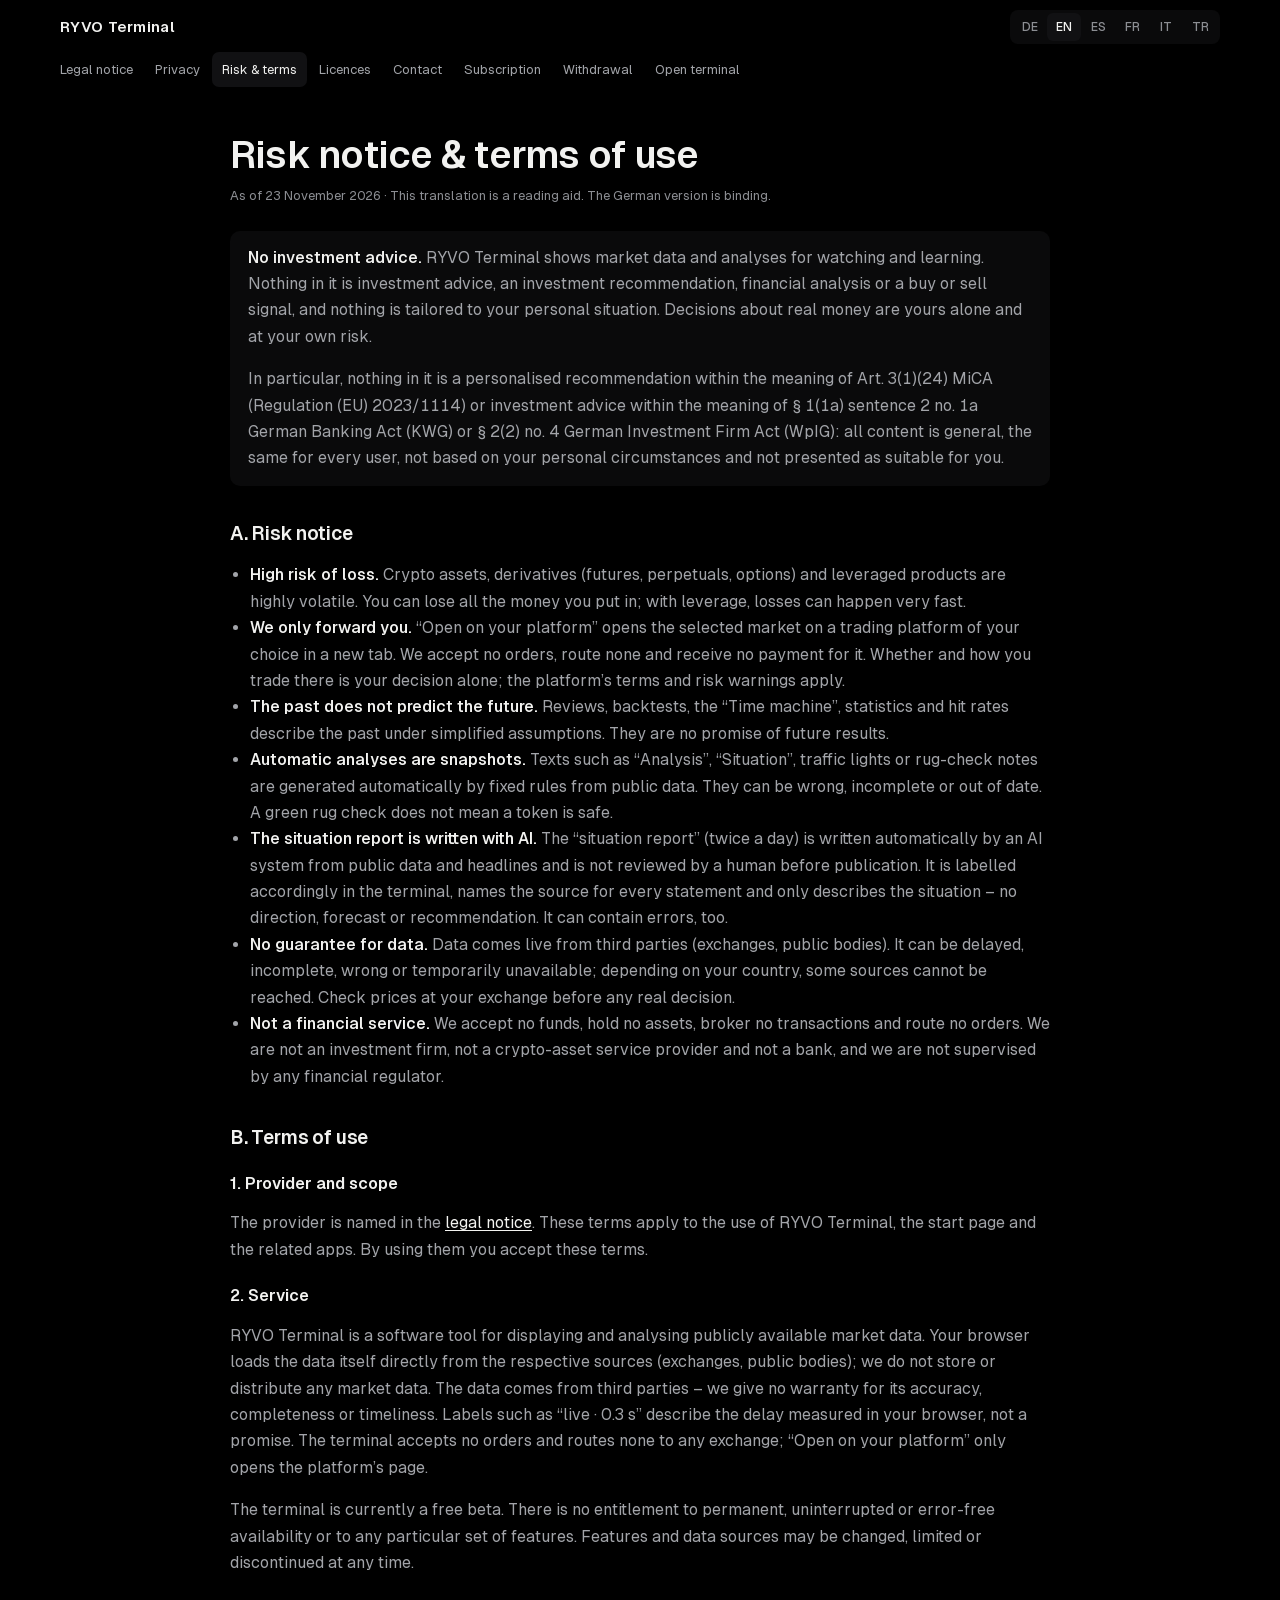
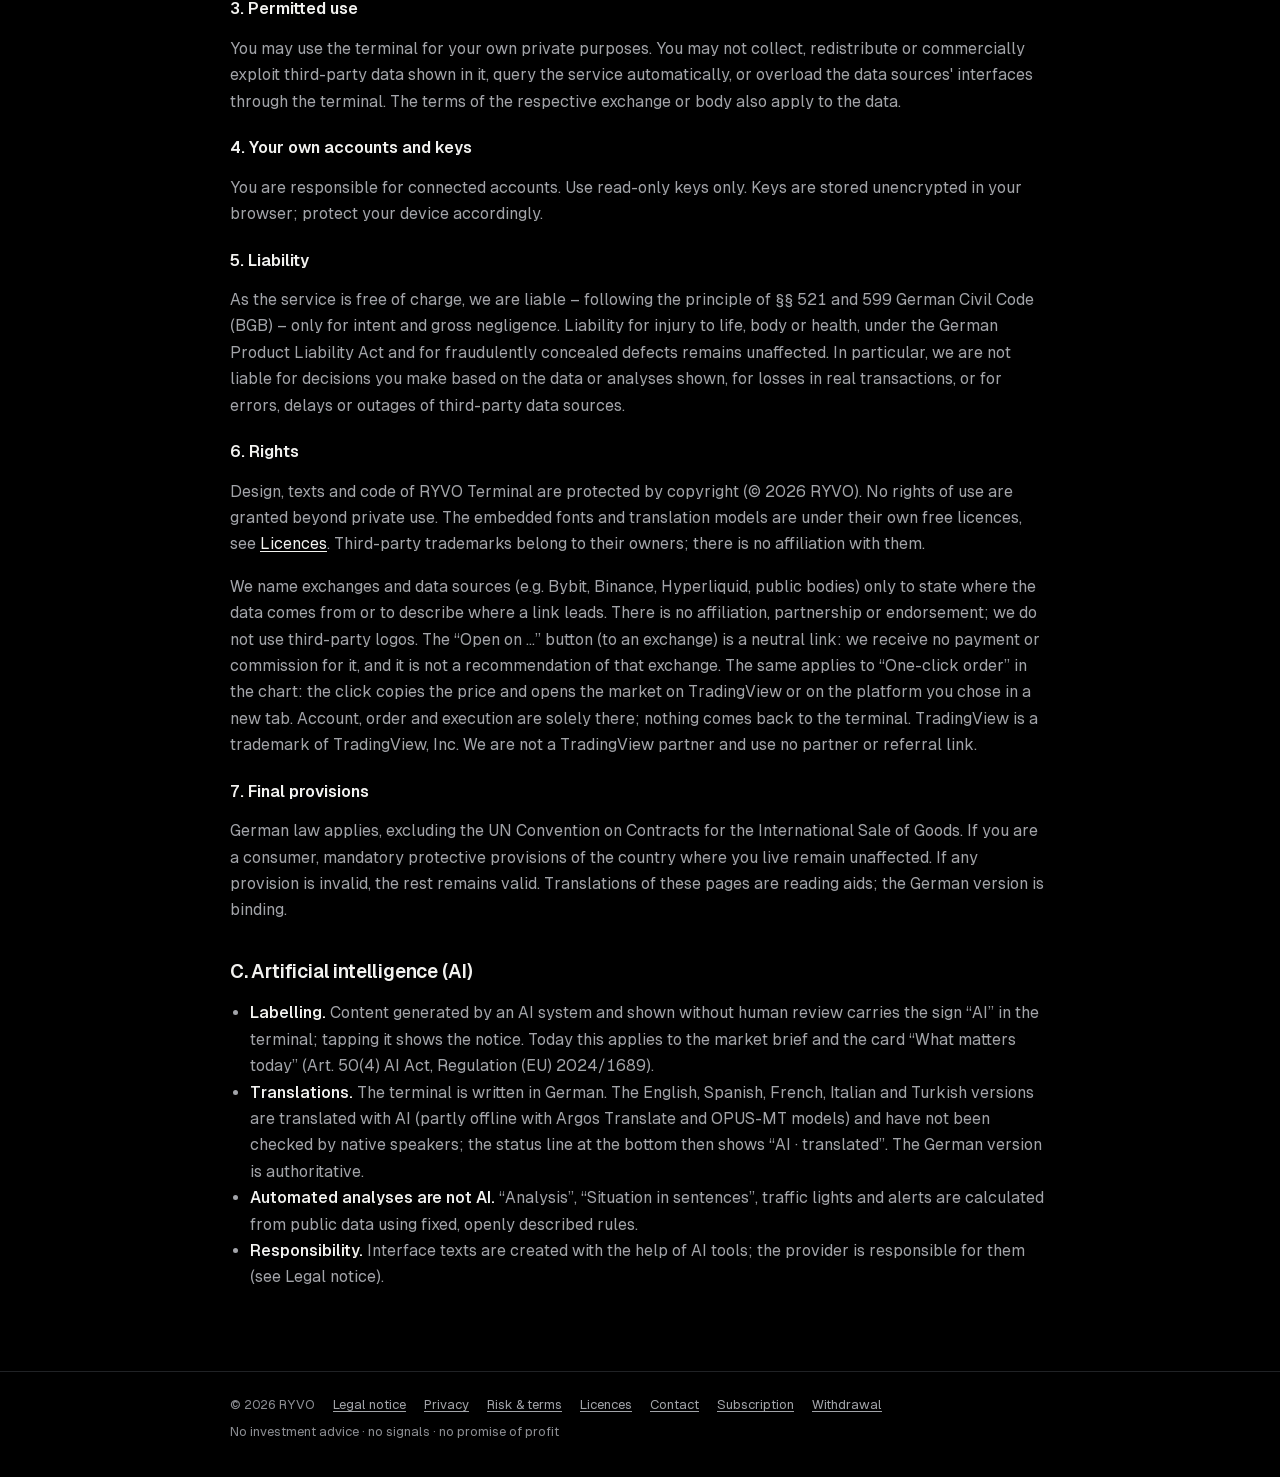
<file: recht/hinweise.html>
<!doctype html>
<html lang="de">
<head>
<meta charset="utf-8">
<meta name="viewport" content="width=device-width, initial-scale=1, viewport-fit=cover">
<title>Risikohinweis & Nutzungsbedingungen · RYVO Terminal</title>
<meta name="titel-de" content="Risikohinweis &amp; Nutzungsbedingungen · RYVO Terminal">
<meta name="titel-en" content="Risk notice &amp; terms of use · RYVO Terminal">
<meta name="titel-es" content="Aviso de riesgo y condiciones de uso · RYVO Terminal">
<meta name="titel-fr" content="Avertissement sur les risques et conditions d’utilisation · RYVO Terminal">
<meta name="titel-it" content="Avvertenza sui rischi e condizioni d’uso · RYVO Terminal">
<meta name="titel-tr" content="Risk bildirimi ve kullanım koşulları · RYVO Terminal">
<meta name="robots" content="noindex">
<meta name="theme-color" content="#000000">
<link rel="icon" type="image/svg+xml" href="data:image/svg+xml,%3Csvg xmlns='http://www.w3.org/2000/svg' viewBox='0 0 64 64'%3E%3Cdefs%3E%3ClinearGradient id='h' x1='0' y1='0' x2='0' y2='1'%3E%3Cstop offset='0' stop-color='%2316171a'/%3E%3Cstop offset='1' stop-color='%23050506'/%3E%3C/linearGradient%3E%3C/defs%3E%3Crect width='64' height='64' rx='15' fill='url(%23h)'/%3E%3Cpath d='M17 19 L32 44 L47 19' fill='none' stroke='%23f4f4f1' stroke-width='5.5' stroke-linecap='round' stroke-linejoin='round'/%3E%3Ccircle cx='32' cy='44' r='7' fill='%230b0b0d'/%3E%3Ccircle cx='32' cy='44' r='4.6' fill='%23ffffff'/%3E%3C/svg%3E">
<link rel="stylesheet" href="recht.css">
<script>(function(){var L=["de", "en", "es", "fr", "it", "tr"],s='de';try{var q=new URLSearchParams(location.search).get('lang'),m=localStorage.getItem('profi.sprache'),n=(navigator.languages||[navigator.language||'']).map(function(x){return String(x).slice(0,2).toLowerCase()}).filter(function(x){return L.indexOf(x)>=0})[0];s=L.indexOf(q)>=0?q:L.indexOf(m)>=0?m:n||'en';}catch(e){}document.documentElement.setAttribute('data-sprache',s);document.documentElement.lang=s;})();</script>
<noscript><style>[data-sprache-block][hidden] { display: block !important; margin-top: 56px; }</style></noscript>
</head>
<body>
<a class="sprung" href="#inhalt"><span data-l="de" lang="de">Zum Inhalt</span><span data-l="en" lang="en" hidden>Skip to content</span><span data-l="es" lang="es" hidden>Ir al contenido</span><span data-l="fr" lang="fr" hidden>Aller au contenu</span><span data-l="it" lang="it" hidden>Vai al contenuto</span><span data-l="tr" lang="tr" hidden>İçeriğe geç</span></a>
<header><div class="rahmen">
  <a class="marke" href="../start/">RYVO Terminal</a>
  <nav aria-label="Rechtliches / Legal">
    <a href="impressum.html"><span data-l="de" lang="de">Impressum</span><span data-l="en" lang="en" hidden>Legal notice</span><span data-l="es" lang="es" hidden>Aviso legal</span><span data-l="fr" lang="fr" hidden>Mentions légales</span><span data-l="it" lang="it" hidden>Note legali</span><span data-l="tr" lang="tr" hidden>Yasal bilgiler</span></a><a href="datenschutz.html"><span data-l="de" lang="de">Datenschutz</span><span data-l="en" lang="en" hidden>Privacy</span><span data-l="es" lang="es" hidden>Privacidad</span><span data-l="fr" lang="fr" hidden>Confidentialité</span><span data-l="it" lang="it" hidden>Privacy</span><span data-l="tr" lang="tr" hidden>Gizlilik</span></a><a href="hinweise.html" aria-current="page"><span data-l="de" lang="de">Risiko &amp; Nutzung</span><span data-l="en" lang="en" hidden>Risk &amp; terms</span><span data-l="es" lang="es" hidden>Riesgo y condiciones</span><span data-l="fr" lang="fr" hidden>Risques et conditions</span><span data-l="it" lang="it" hidden>Rischi e condizioni</span><span data-l="tr" lang="tr" hidden>Risk ve koşullar</span></a><a href="lizenzen.html"><span data-l="de" lang="de">Lizenzen</span><span data-l="en" lang="en" hidden>Licences</span><span data-l="es" lang="es" hidden>Licencias</span><span data-l="fr" lang="fr" hidden>Licences</span><span data-l="it" lang="it" hidden>Licenze</span><span data-l="tr" lang="tr" hidden>Lisanslar</span></a><a href="kontakt.html"><span data-l="de" lang="de">Kontakt</span><span data-l="en" lang="en" hidden>Contact</span><span data-l="es" lang="es" hidden>Contacto</span><span data-l="fr" lang="fr" hidden>Contact</span><span data-l="it" lang="it" hidden>Contatti</span><span data-l="tr" lang="tr" hidden>İletişim</span></a><a href="abo.html"><span data-l="de" lang="de">Abo</span><span data-l="en" lang="en" hidden>Subscription</span><span data-l="es" lang="es" hidden>Suscripción</span><span data-l="fr" lang="fr" hidden>Abonnement</span><span data-l="it" lang="it" hidden>Abbonamento</span><span data-l="tr" lang="tr" hidden>Abonelik</span></a><a href="widerruf.html"><span data-l="de" lang="de">Widerruf</span><span data-l="en" lang="en" hidden>Withdrawal</span><span data-l="es" lang="es" hidden>Desistimiento</span><span data-l="fr" lang="fr" hidden>Rétractation</span><span data-l="it" lang="it" hidden>Recesso</span><span data-l="tr" lang="tr" hidden>Cayma</span></a>
    <a href="../"><span data-l="de" lang="de">Terminal öffnen</span><span data-l="en" lang="en" hidden>Open terminal</span><span data-l="es" lang="es" hidden>Abrir el terminal</span><span data-l="fr" lang="fr" hidden>Ouvrir le terminal</span><span data-l="it" lang="it" hidden>Apri il terminale</span><span data-l="tr" lang="tr" hidden>Terminali aç</span></a>
  </nav>
  <span class="sprache" role="group" aria-label="Sprache / Language"><button type="button" data-sprache="de" lang="de" aria-pressed="true">DE</button><button type="button" data-sprache="en" lang="en" aria-pressed="false">EN</button><button type="button" data-sprache="es" lang="es" aria-pressed="false">ES</button><button type="button" data-sprache="fr" lang="fr" aria-pressed="false">FR</button><button type="button" data-sprache="it" lang="it" aria-pressed="false">IT</button><button type="button" data-sprache="tr" lang="tr" aria-pressed="false">TR</button></span>
</div></header>
<main id="inhalt" class="rahmen">
<!-- Erzeugt von deep/teilen/recht.py aus deep/teilen/start/recht/ – nicht von Hand ändern. --><!-- r143 W11 --><!-- r144 W12 --><!-- r145 W7 --><!-- r146 W13 -->
<div data-sprache-block="de" lang="de">
<h1>Risikohinweis &amp; Nutzungsbedingungen</h1>
<p class="stand">Stand: 23. November 2026</p>
<div class="kasten">
  <p><b>Keine Anlageberatung.</b> Das RYVO Terminal zeigt Marktdaten und Auswertungen zum Beobachten und Lernen. Nichts darin ist eine Anlageberatung, Anlageempfehlung, Finanzanalyse oder ein Kauf- oder Verkaufssignal, und nichts ist auf deine persönliche Lage zugeschnitten. Entscheidungen über echtes Geld triffst du allein und auf eigenes Risiko.</p>
  <p>Insbesondere ist nichts darin eine persönliche Empfehlung im Sinne von Art. 3 Abs. 1 Nr. 24 MiCA (Verordnung (EU) 2023/1114) und keine Anlageberatung im Sinne von § 1 Abs. 1a Satz 2 Nr. 1a KWG oder § 2 Abs. 2 Nr. 4 WpIG: Alle Inhalte sind allgemein, für alle Nutzer gleich, beruhen nicht auf deinen persönlichen Umständen und werden nicht als für dich geeignet dargestellt.</p>
</div>
<h2>A. Risikohinweis</h2>
<ul>
  <li><b>Hohes Verlustrisiko.</b> Kryptowerte, Derivate (Futures, Perpetuals, Optionen) und Hebelprodukte schwanken stark. Ein Totalverlust des eingesetzten Geldes ist möglich; bei Hebel können Verluste sehr schnell entstehen.</li>
  <li><b>Wir leiten nur weiter.</b> „Bei deiner Plattform öffnen“ öffnet den gewählten Markt bei einer Handelsplattform deiner Wahl in einem neuen Tab. Wir nehmen keine Aufträge an, leiten keine weiter und erhalten dafür keine Vergütung. Ob und wie du dort handelst, entscheidest du allein; es gelten die Bedingungen und Risikohinweise der Plattform.</li>
  <li><b>Vergangenheit sagt die Zukunft nicht voraus.</b> Rückblicke, Backtests, die „Zeitmaschine“, Statistiken und Trefferquoten beschreiben die Vergangenheit unter vereinfachten Annahmen. Sie sind kein Versprechen für künftige Ergebnisse.</li>
  <li><b>Automatische Auswertungen sind Momentaufnahmen.</b> Texte wie „Analyse“, „Lagebild“, Ampeln oder Rug-Check-Hinweise entstehen automatisch nach festen Regeln aus öffentlichen Daten. Sie können falsch, unvollständig oder veraltet sein. Ein grüner Rug-Check heißt nicht, dass ein Token sicher ist.</li>
  <li><b>Der Lage-Bericht ist mit KI geschrieben.</b> Der „Lage-Bericht“ (zweimal täglich) wird automatisch von einem KI-System aus öffentlichen Daten und Schlagzeilen verfasst und vor der Veröffentlichung nicht von Menschen geprüft. Er ist im Terminal entsprechend gekennzeichnet, nennt zu jeder Aussage die Quelle und beschreibt nur die Lage – ohne Richtung, Prognose oder Empfehlung. Auch er kann Fehler enthalten.</li>
  <li><b>Daten ohne Gewähr.</b> Die Daten kommen live von Dritten (Börsen, öffentliche Stellen). Sie können verzögert, lückenhaft, fehlerhaft oder zeitweise nicht verfügbar sein; je nach Land sind manche Quellen nicht erreichbar. Prüfe Kurse vor jeder echten Entscheidung bei deiner Börse.</li>
  <li><b>Keine Finanzdienstleistung.</b> Wir nehmen keine Gelder an, verwahren keine Vermögenswerte, vermitteln keine Geschäfte und leiten keine Aufträge weiter. Wir sind kein Wertpapierinstitut, kein Anbieter von Krypto-Dienstleistungen und keine Bank und unterliegen keiner Finanzaufsicht.</li>
</ul>
<h2>B. Nutzungsbedingungen</h2>
<h3>1. Anbieter und Geltung</h3>
<p>Anbieter ist der im <a href="impressum.html">Impressum</a> Genannte. Diese Bedingungen gelten für die Nutzung des RYVO Terminals, der Startseite und der zugehörigen Apps. Mit der Nutzung erkennst du sie an.</p>
<h3>2. Leistung</h3>
<p>Das RYVO Terminal ist ein Software-Werkzeug zum Anzeigen und Auswerten öffentlich verfügbarer Marktdaten. Dein Browser lädt die Daten selbst direkt bei den jeweiligen Quellen (Börsen, öffentliche Stellen); wir speichern oder verbreiten keine Marktdaten. Die Daten stammen von Dritten – für ihre Richtigkeit, Vollständigkeit und Aktualität übernehmen wir keine Gewähr. Angaben wie „live · 0,3 s“ beschreiben die in deinem Browser gemessene Verzögerung, keine Zusage. Das Terminal nimmt keine Aufträge an und leitet keine an eine Börse weiter; „Bei deiner Plattform öffnen“ öffnet nur die Seite der Plattform.</p>
<p>Das Terminal ist derzeit eine kostenlose Beta-Fassung. Es gibt keinen Anspruch darauf, dass es dauerhaft, ununterbrochen oder fehlerfrei verfügbar ist oder einen bestimmten Funktionsumfang behält. Funktionen und Datenquellen können jederzeit geändert, eingeschränkt oder eingestellt werden.</p>
<h3>3. Erlaubte Nutzung</h3>
<p>Du darfst das Terminal für eigene, private Zwecke nutzen. Nicht erlaubt ist es, die angezeigten Daten von Dritten gesammelt zu speichern, weiterzuverbreiten oder gewerblich zu verwerten, das Angebot automatisiert abzufragen oder die Schnittstellen der Datenquellen über das Terminal übermäßig zu belasten. Für die Daten gelten zusätzlich die Bedingungen der jeweiligen Börse oder Stelle.</p>
<h3>4. Eigene Konten und Schlüssel</h3>
<p>Für verbundene Konten bist du selbst verantwortlich. Verwende nur Schlüssel mit reinem Leserecht. Die Schlüssel liegen unverschlüsselt in deinem Browser; schütze dein Gerät entsprechend.</p>
<h3>5. Haftung</h3>
<p>Da das Angebot unentgeltlich ist, haften wir – nach dem Gedanken der §§ 521, 599 BGB – nur für Vorsatz und grobe Fahrlässigkeit. Unberührt bleibt die Haftung für Schäden aus der Verletzung des Lebens, des Körpers oder der Gesundheit, nach dem Produkthaftungsgesetz und für arglistig verschwiegene Mängel. Insbesondere haften wir nicht für Entscheidungen, die du auf Grundlage der angezeigten Daten oder Auswertungen triffst, nicht für Verluste bei echten Geschäften und nicht für Fehler, Verzögerungen oder Ausfälle der Datenquellen Dritter.</p>
<h3>6. Rechte</h3>
<p>Gestaltung, Texte und Programmcode des RYVO Terminals sind urheberrechtlich geschützt (© 2026 RYVO). Nutzungsrechte über die private Nutzung hinaus werden nicht eingeräumt. Die eingebundenen Schriften und Übersetzungsmodelle stehen unter eigenen freien Lizenzen, siehe <a href="lizenzen.html">Lizenzen</a>. Marken Dritter gehören ihren Inhabern; es besteht keine Verbindung zu ihnen.</p>
<p>Namen von Börsen und Datenquellen (z. B. Bybit, Binance, Hyperliquid, öffentliche Stellen) nennen wir nur, um die Herkunft der Daten anzugeben oder zu beschreiben, wohin ein Link führt. Es besteht keine Verbindung, Partnerschaft oder Empfehlung; fremde Logos verwenden wir nicht. Der Knopf „Bei … öffnen“ (zur Börse) ist ein neutraler Link: Wir erhalten dafür keine Bezahlung oder Provision, und er ist keine Empfehlung der jeweiligen Börse. Dasselbe gilt für „Order per Klick“ im Chart: Der Klick kopiert den Preis und öffnet den Markt bei TradingView oder bei der von dir gewählten Plattform in einem neuen Tab. Konto, Order und Ausführung liegen allein dort; an das Terminal kommt davon nichts zurück. TradingView ist eine Marke der TradingView, Inc. Wir sind kein Partner von TradingView und nutzen keinen Partner- oder Werbelink.</p>
<h3>7. Schlussbestimmungen</h3>
<p>Es gilt deutsches Recht unter Ausschluss des UN-Kaufrechts. Bist du Verbraucher, bleiben zwingende Schutzvorschriften des Staates, in dem du wohnst, unberührt. Sollte eine Bestimmung unwirksam sein, bleibt der Rest wirksam. Übersetzungen dieser Seiten sind Lese-Hilfen; maßgeblich ist die deutsche Fassung.</p>
<h2>C. Künstliche Intelligenz (KI)</h2>
<ul>
  <li><b>Kennzeichnung.</b> Inhalte, die ein KI-System erzeugt und die ohne Prüfung durch einen Menschen erscheinen, tragen im Terminal das Zeichen „KI“; Antippen zeigt den Hinweis. Das betrifft heute den Lage-Bericht und die Karte „Was heute wichtig ist“ (Art. 50 Abs. 4 KI-Verordnung (EU) 2024/1689).</li>
  <li><b>Übersetzungen.</b> Das Terminal wird auf Deutsch geschrieben. Die Fassungen in Englisch, Spanisch, Französisch, Italienisch und Türkisch sind mit KI übersetzt (teils offline mit Argos Translate und OPUS-MT-Modellen) und nicht von Muttersprachlern geprüft; unten in der Statuszeile steht dann „KI · übersetzt“. Maßgeblich ist die deutsche Fassung.</li>
  <li><b>Automatische Auswertungen sind keine KI.</b> „Analyse“, „Lage in Sätzen“, Ampeln und Alarme rechnen nach festen, offen beschriebenen Regeln aus öffentlichen Daten.</li>
  <li><b>Verantwortung.</b> Texte der Oberfläche entstehen mit Unterstützung von KI-Werkzeugen; verantwortlich für sie ist der Anbieter (siehe Impressum).</li>
</ul>
</div>
<div data-sprache-block="en" lang="en" hidden>
<h1>Risk notice &amp; terms of use</h1>
<p class="stand">As of 23 November 2026 · This translation is a reading aid. The German version is binding.</p>
<div class="kasten">
  <p><b>No investment advice.</b> RYVO Terminal shows market data and analyses for watching and learning. Nothing in it is investment advice, an investment recommendation, financial analysis or a buy or sell signal, and nothing is tailored to your personal situation. Decisions about real money are yours alone and at your own risk.</p>
  <p>In particular, nothing in it is a personalised recommendation within the meaning of Art. 3(1)(24) MiCA (Regulation (EU) 2023/1114) or investment advice within the meaning of § 1(1a) sentence 2 no. 1a German Banking Act (KWG) or § 2(2) no. 4 German Investment Firm Act (WpIG): all content is general, the same for every user, not based on your personal circumstances and not presented as suitable for you.</p>
</div>
<h2>A. Risk notice</h2>
<ul>
  <li><b>High risk of loss.</b> Crypto assets, derivatives (futures, perpetuals, options) and leveraged products are highly volatile. You can lose all the money you put in; with leverage, losses can happen very fast.</li>
  <li><b>We only forward you.</b> “Open on your platform” opens the selected market on a trading platform of your choice in a new tab. We accept no orders, route none and receive no payment for it. Whether and how you trade there is your decision alone; the platform’s terms and risk warnings apply.</li>
  <li><b>The past does not predict the future.</b> Reviews, backtests, the “Time machine”, statistics and hit rates describe the past under simplified assumptions. They are no promise of future results.</li>
  <li><b>Automatic analyses are snapshots.</b> Texts such as “Analysis”, “Situation”, traffic lights or rug-check notes are generated automatically by fixed rules from public data. They can be wrong, incomplete or out of date. A green rug check does not mean a token is safe.</li>
  <li><b>The situation report is written with AI.</b> The “situation report” (twice a day) is written automatically by an AI system from public data and headlines and is not reviewed by a human before publication. It is labelled accordingly in the terminal, names the source for every statement and only describes the situation – no direction, forecast or recommendation. It can contain errors, too.</li>
  <li><b>No guarantee for data.</b> Data comes live from third parties (exchanges, public bodies). It can be delayed, incomplete, wrong or temporarily unavailable; depending on your country, some sources cannot be reached. Check prices at your exchange before any real decision.</li>
  <li><b>Not a financial service.</b> We accept no funds, hold no assets, broker no transactions and route no orders. We are not an investment firm, not a crypto-asset service provider and not a bank, and we are not supervised by any financial regulator.</li>
</ul>
<h2>B. Terms of use</h2>
<h3>1. Provider and scope</h3>
<p>The provider is named in the <a href="impressum.html">legal notice</a>. These terms apply to the use of RYVO Terminal, the start page and the related apps. By using them you accept these terms.</p>
<h3>2. Service</h3>
<p>RYVO Terminal is a software tool for displaying and analysing publicly available market data. Your browser loads the data itself directly from the respective sources (exchanges, public bodies); we do not store or distribute any market data. The data comes from third parties – we give no warranty for its accuracy, completeness or timeliness. Labels such as “live · 0.3 s” describe the delay measured in your browser, not a promise. The terminal accepts no orders and routes none to any exchange; “Open on your platform” only opens the platform’s page.</p>
<p>The terminal is currently a free beta. There is no entitlement to permanent, uninterrupted or error-free availability or to any particular set of features. Features and data sources may be changed, limited or discontinued at any time.</p>
<h3>3. Permitted use</h3>
<p>You may use the terminal for your own private purposes. You may not collect, redistribute or commercially exploit third-party data shown in it, query the service automatically, or overload the data sources' interfaces through the terminal. The terms of the respective exchange or body also apply to the data.</p>
<h3>4. Your own accounts and keys</h3>
<p>You are responsible for connected accounts. Use read-only keys only. Keys are stored unencrypted in your browser; protect your device accordingly.</p>
<h3>5. Liability</h3>
<p>As the service is free of charge, we are liable – following the principle of §§ 521 and 599 German Civil Code (BGB) – only for intent and gross negligence. Liability for injury to life, body or health, under the German Product Liability Act and for fraudulently concealed defects remains unaffected. In particular, we are not liable for decisions you make based on the data or analyses shown, for losses in real transactions, or for errors, delays or outages of third-party data sources.</p>
<h3>6. Rights</h3>
<p>Design, texts and code of RYVO Terminal are protected by copyright (© 2026 RYVO). No rights of use are granted beyond private use. The embedded fonts and translation models are under their own free licences, see <a href="lizenzen.html">Licences</a>. Third-party trademarks belong to their owners; there is no affiliation with them.</p>
<p>We name exchanges and data sources (e.g. Bybit, Binance, Hyperliquid, public bodies) only to state where the data comes from or to describe where a link leads. There is no affiliation, partnership or endorsement; we do not use third-party logos. The “Open on …” button (to an exchange) is a neutral link: we receive no payment or commission for it, and it is not a recommendation of that exchange. The same applies to “One-click order” in the chart: the click copies the price and opens the market on TradingView or on the platform you chose in a new tab. Account, order and execution are solely there; nothing comes back to the terminal. TradingView is a trademark of TradingView, Inc. We are not a TradingView partner and use no partner or referral link.</p>
<h3>7. Final provisions</h3>
<p>German law applies, excluding the UN Convention on Contracts for the International Sale of Goods. If you are a consumer, mandatory protective provisions of the country where you live remain unaffected. If any provision is invalid, the rest remains valid. Translations of these pages are reading aids; the German version is binding.</p>
<h2>C. Artificial intelligence (AI)</h2>
<ul>
  <li><b>Labelling.</b> Content generated by an AI system and shown without human review carries the sign “AI” in the terminal; tapping it shows the notice. Today this applies to the market brief and the card “What matters today” (Art. 50(4) AI Act, Regulation (EU) 2024/1689).</li>
  <li><b>Translations.</b> The terminal is written in German. The English, Spanish, French, Italian and Turkish versions are translated with AI (partly offline with Argos Translate and OPUS-MT models) and have not been checked by native speakers; the status line at the bottom then shows “AI · translated”. The German version is authoritative.</li>
  <li><b>Automated analyses are not AI.</b> “Analysis”, “Situation in sentences”, traffic lights and alerts are calculated from public data using fixed, openly described rules.</li>
  <li><b>Responsibility.</b> Interface texts are created with the help of AI tools; the provider is responsible for them (see Legal notice).</li>
</ul>
</div>
<div data-sprache-block="es" lang="es" hidden>
<h1>Aviso de riesgo y condiciones de uso</h1>
<p class="stand">Versión: 23 de noviembre de 2026 · Esta traducción es una ayuda de lectura. La versión alemana es la que prevalece.</p>
<div class="kasten">
  <p><b>Sin asesoramiento de inversión.</b> RYVO Terminal muestra datos de mercado y análisis para observar y aprender. Nada de ello es asesoramiento de inversión, una recomendación de inversión, un análisis financiero ni una señal de compra o de venta, y nada está adaptado a tu situación personal. Las decisiones sobre dinero real las tomas tú, por tu cuenta y riesgo.</p>
  <p>En particular, nada de ello es una recomendación personalizada en el sentido del art. 3, apartado 1, punto 24, de MiCA (Reglamento (UE) 2023/1114) ni asesoramiento de inversión en el sentido del § 1, apartado 1a, frase 2, n.º 1a, de la ley bancaria alemana (KWG) o del § 2, apartado 2, n.º 4, de la ley alemana de empresas de servicios de inversión (WpIG): todo el contenido es general, igual para todos los usuarios, no se basa en tus circunstancias personales y no se presenta como adecuado para ti.</p>
</div>
<h2>A. Aviso de riesgo</h2>
<ul>
  <li><b>Alto riesgo de pérdida.</b> Los criptoactivos, los derivados (futuros, perpetuos, opciones) y los productos apalancados fluctúan mucho. Es posible perder todo el dinero invertido; con apalancamiento, las pérdidas pueden producirse muy rápido.</li>
  <li><b>Solo te redirigimos.</b> «Abrir en tu plataforma» abre el mercado elegido en una plataforma de trading de tu elección en una pestaña nueva. No aceptamos órdenes, no las transmitimos y no recibimos ninguna remuneración por ello. Si operas allí y cómo lo haces lo decides tú; se aplican las condiciones y advertencias de riesgo de la plataforma.</li>
  <li><b>El pasado no predice el futuro.</b> Las retrospectivas, los backtests, la «Máquina del tiempo», las estadísticas y las tasas de acierto describen el pasado con supuestos simplificados. No son una promesa de resultados futuros.</li>
  <li><b>Los análisis automáticos son instantáneas.</b> Textos como «Análisis», «Situación», los semáforos o los avisos del rug check se generan automáticamente con reglas fijas a partir de datos públicos. Pueden ser erróneos, incompletos o estar desactualizados. Un rug check en verde no significa que un token sea seguro.</li>
  <li><b>El informe de situación está escrito con IA.</b> El «informe de situación» (dos veces al día) lo redacta automáticamente un sistema de IA a partir de datos públicos y titulares, y ninguna persona lo revisa antes de publicarse. En el terminal está señalado como tal, indica la fuente de cada afirmación y solo describe la situación: sin dirección, previsión ni recomendación. También puede contener errores.</li>
  <li><b>Datos sin garantía.</b> Los datos llegan en vivo de terceros (bolsas, organismos públicos). Pueden llegar con retraso, estar incompletos, ser erróneos o no estar disponibles temporalmente; según el país, algunas fuentes no son accesibles. Comprueba los precios en tu bolsa antes de cualquier decisión real.</li>
  <li><b>No es un servicio financiero.</b> No aceptamos fondos, no custodiamos activos, no intermediamos operaciones y no transmitimos órdenes. No somos una empresa de servicios de inversión, ni un proveedor de servicios de criptoactivos, ni un banco, y no estamos sujetos a ninguna supervisión financiera.</li>
</ul>
<h2>B. Condiciones de uso</h2>
<h3>1. Proveedor y ámbito</h3>
<p>El proveedor es el indicado en el <a href="impressum.html">aviso legal</a>. Estas condiciones se aplican al uso de RYVO Terminal, de la página de inicio y de las aplicaciones asociadas. Al usarlos, las aceptas.</p>
<h3>2. Servicio</h3>
<p>RYVO Terminal es una herramienta de software para mostrar y analizar datos de mercado disponibles públicamente. Tu navegador carga los datos por sí mismo directamente de cada fuente (exchanges, organismos públicos); no almacenamos ni difundimos datos de mercado. Los datos proceden de terceros: no garantizamos su exactitud, integridad ni actualidad. Indicaciones como «en vivo · 0,3 s» describen el retraso medido en tu navegador, no un compromiso. El terminal no acepta órdenes ni las transmite a ningún exchange; «Abrir en tu plataforma» solo abre la página de la plataforma.</p>
<p>El terminal es actualmente una versión beta gratuita. No existe derecho a que esté disponible de forma permanente, ininterrumpida o sin errores, ni a que mantenga un determinado conjunto de funciones. Las funciones y las fuentes de datos pueden modificarse, limitarse o suprimirse en cualquier momento.</p>
<h3>3. Uso permitido</h3>
<p>Puedes usar el terminal para fines propios y privados. No está permitido almacenar de forma masiva, redistribuir o explotar comercialmente los datos de terceros que se muestran, consultar el servicio de forma automatizada ni sobrecargar las interfaces de las fuentes de datos a través del terminal. A los datos se les aplican además las condiciones de la bolsa u organismo correspondiente.</p>
<h3>4. Cuentas y claves propias</h3>
<p>Tú eres responsable de las cuentas conectadas. Usa solo claves de solo lectura. Las claves se guardan sin cifrar en tu navegador; protege tu dispositivo en consecuencia.</p>
<h3>5. Responsabilidad</h3>
<p>Dado que el servicio es gratuito, solo respondemos —conforme al principio de los §§ 521 y 599 del Código Civil alemán (BGB)— por dolo y negligencia grave. No se ve afectada la responsabilidad por daños a la vida, la integridad física o la salud, la derivada de la ley alemana de responsabilidad por productos ni la relativa a defectos ocultados dolosamente. En particular, no respondemos de las decisiones que tomes basándote en los datos o análisis mostrados, de las pérdidas en operaciones reales ni de errores, retrasos o caídas de las fuentes de datos de terceros.</p>
<h3>6. Derechos</h3>
<p>El diseño, los textos y el código de RYVO Terminal están protegidos por derechos de autor (© 2026 RYVO). No se conceden derechos de uso más allá del uso privado. Las fuentes y los modelos de traducción incorporados tienen sus propias licencias libres; véase <a href="lizenzen.html">Licencias</a>. Las marcas de terceros pertenecen a sus titulares; no existe vinculación con ellos.</p>
<p>Nombramos exchanges y fuentes de datos (p. ej., Bybit, Binance, Hyperliquid, organismos públicos) solo para indicar de dónde proceden los datos o describir adónde lleva un enlace. No existe vinculación, asociación ni recomendación; no usamos logotipos de terceros. El botón «Abrir en …» (hacia un exchange) es un enlace neutral: no recibimos pago ni comisión por él y no es una recomendación de ese exchange. Lo mismo vale para «Orden con un clic» en el gráfico: el clic copia el precio y abre el mercado en TradingView o en la plataforma que hayas elegido, en una pestaña nueva. La cuenta, la orden y su ejecución están únicamente allí; al terminal no vuelve nada. TradingView es una marca de TradingView, Inc. No somos socios de TradingView y no usamos enlaces de afiliado ni publicitarios.</p>
<h3>7. Disposiciones finales</h3>
<p>Se aplica el Derecho alemán, con exclusión de la Convención de las Naciones Unidas sobre la compraventa internacional de mercaderías. Si eres consumidor, no se ven afectadas las normas imperativas de protección del Estado en el que resides. Si alguna disposición fuera inválida, el resto seguirá siendo válido. Las traducciones de estas páginas son ayudas de lectura; prevalece la versión alemana.</p>
<h2>C. Inteligencia artificial (IA)</h2>
<ul>
  <li><b>Señalización.</b> El contenido generado por un sistema de IA y mostrado sin revisión humana lleva en el terminal el signo «IA»; al tocarlo aparece el aviso. Hoy afecta al boletín del mercado y a la tarjeta «Lo importante hoy» (art. 50, apartado 4, del Reglamento de IA (UE) 2024/1689).</li>
  <li><b>Traducciones.</b> El terminal se escribe en alemán. Las versiones en inglés, español, francés, italiano y turco están traducidas con IA (en parte sin conexión con Argos Translate y modelos OPUS-MT) y no las han revisado hablantes nativos; abajo, en la línea de estado, aparece entonces «IA · traducido». Prevalece la versión alemana.</li>
  <li><b>Los análisis automáticos no son IA.</b> «Análisis», «Situación en frases», semáforos y alertas se calculan a partir de datos públicos con reglas fijas y descritas abiertamente.</li>
  <li><b>Responsabilidad.</b> Los textos de la interfaz se crean con ayuda de herramientas de IA; el responsable de ellos es el proveedor (véase el aviso legal).</li>
</ul>
</div>
<div data-sprache-block="fr" lang="fr" hidden>
<h1>Avertissement sur les risques et conditions d’utilisation</h1>
<p class="stand">Version du 23 novembre 2026 · Cette traduction est une aide à la lecture. Seule la version allemande fait foi.</p>
<div class="kasten">
  <p><b>Pas de conseil en investissement.</b> RYVO Terminal affiche des données de marché et des analyses pour observer et apprendre. Rien de ce qu’il contient n’est un conseil en investissement, une recommandation d’investissement, une analyse financière ou un signal d’achat ou de vente, et rien n’est adapté à votre situation personnelle. Les décisions portant sur de l’argent réel vous appartiennent, à vos propres risques.</p>
  <p>En particulier, rien de ce qu’il contient n’est une recommandation personnalisée au sens de l’art. 3, paragraphe 1, point 24, de MiCA (règlement (UE) 2023/1114) ni un conseil en investissement au sens du § 1, al. 1a, phrase 2, n° 1a, de la loi bancaire allemande (KWG) ou du § 2, al. 2, n° 4, de la loi allemande sur les entreprises d’investissement (WpIG) : tous les contenus sont généraux, identiques pour tous les utilisateurs, ne reposent pas sur votre situation personnelle et ne sont pas présentés comme adaptés à vous.</p>
</div>
<h2>A. Avertissement sur les risques</h2>
<ul>
  <li><b>Risque de perte élevé.</b> Les crypto-actifs, les produits dérivés (futures, contrats perpétuels, options) et les produits à effet de levier sont très volatils. La perte totale des sommes engagées est possible ; avec un effet de levier, les pertes peuvent survenir très vite.</li>
  <li><b>Nous ne faisons que rediriger.</b> « Ouvrir sur ta plateforme » ouvre le marché choisi sur une plateforme de trading de votre choix dans un nouvel onglet. Nous n’acceptons aucun ordre, n’en transmettons aucun et ne recevons aucune rémunération pour cela. Vous seul décidez si et comment vous y tradez ; les conditions et avertissements sur les risques de la plateforme s’appliquent.</li>
  <li><b>Le passé ne prédit pas l’avenir.</b> Les rétrospectives, les backtests, la « Machine à remonter le temps », les statistiques et les taux de réussite décrivent le passé selon des hypothèses simplifiées. Ils ne constituent pas une promesse de résultats futurs.</li>
  <li><b>Les analyses automatiques sont des instantanés.</b> Les textes tels que « Analyse », « Situation », les feux tricolores ou les indications du rug check sont générés automatiquement selon des règles fixes à partir de données publiques. Ils peuvent être erronés, incomplets ou obsolètes. Un rug check au vert ne signifie pas qu’un token est sûr.</li>
  <li><b>Le rapport de situation est rédigé par IA.</b> Le « rapport de situation » (deux fois par jour) est rédigé automatiquement par un système d’IA à partir de données publiques et de gros titres, sans relecture humaine avant publication. Il est signalé comme tel dans le terminal, cite la source de chaque affirmation et se limite à décrire la situation – sans direction, prévision ni recommandation. Il peut lui aussi contenir des erreurs.</li>
  <li><b>Données sans garantie.</b> Les données proviennent en direct de tiers (bourses, organismes publics). Elles peuvent être retardées, incomplètes, erronées ou momentanément indisponibles ; selon le pays, certaines sources ne sont pas accessibles. Vérifiez les cours auprès de votre bourse avant toute décision réelle.</li>
  <li><b>Pas un service financier.</b> Nous n’acceptons pas de fonds, ne conservons pas d’actifs, ne servons pas d’intermédiaire et ne transmettons pas d’ordres. Nous ne sommes ni une entreprise d’investissement, ni un prestataire de services sur crypto-actifs, ni une banque, et nous ne sommes soumis à aucune surveillance financière.</li>
</ul>
<h2>B. Conditions d’utilisation</h2>
<h3>1. Éditeur et champ d’application</h3>
<p>L’éditeur est celui indiqué dans les <a href="impressum.html">mentions légales</a>. Les présentes conditions s’appliquent à l’utilisation de RYVO Terminal, de la page d’accueil et des applications associées. En les utilisant, vous les acceptez.</p>
<h3>2. Prestation</h3>
<p>RYVO Terminal est un outil logiciel permettant d’afficher et d’analyser des données de marché accessibles au public. Votre navigateur charge lui-même les données directement auprès de chaque source (plateformes, organismes publics) ; nous ne stockons ni ne diffusons aucune donnée de marché. Les données proviennent de tiers : nous ne garantissons ni leur exactitude, ni leur exhaustivité, ni leur actualité. Des mentions comme « en direct · 0,3 s » décrivent le délai mesuré dans votre navigateur, pas un engagement. Le terminal n’accepte aucun ordre et n’en transmet aucun à une plateforme ; « Ouvrir sur ta plateforme » ouvre seulement la page de la plateforme.</p>
<p>Le terminal est actuellement une version bêta gratuite. Il n’existe aucun droit à une disponibilité permanente, ininterrompue ou sans erreur, ni au maintien d’un ensemble de fonctions déterminé. Les fonctions et les sources de données peuvent être modifiées, limitées ou supprimées à tout moment.</p>
<h3>3. Utilisation autorisée</h3>
<p>Vous pouvez utiliser le terminal à des fins personnelles et privées. Il est interdit de stocker en masse, de rediffuser ou d’exploiter commercialement les données de tiers affichées, d’interroger le service de manière automatisée ou de surcharger les interfaces des sources de données par l’intermédiaire du terminal. Les conditions de la bourse ou de l’organisme concerné s’appliquent en outre aux données.</p>
<h3>4. Comptes et clés personnels</h3>
<p>Vous êtes responsable des comptes connectés. Utilisez uniquement des clés en lecture seule. Les clés sont enregistrées sans chiffrement dans votre navigateur ; protégez votre appareil en conséquence.</p>
<h3>5. Responsabilité</h3>
<p>Le service étant gratuit, nous ne répondons – selon le principe des §§ 521 et 599 du Code civil allemand (BGB) – que de la faute intentionnelle et de la négligence grave. Demeure réservée la responsabilité pour les atteintes à la vie, à l’intégrité physique ou à la santé, celle prévue par la loi allemande sur la responsabilité du fait des produits et celle pour les vices dissimulés de manière dolosive. En particulier, nous ne répondons pas des décisions que vous prenez sur la base des données ou analyses affichées, des pertes subies lors d’opérations réelles, ni des erreurs, retards ou pannes des sources de données de tiers.</p>
<h3>6. Droits</h3>
<p>La conception, les textes et le code de RYVO Terminal sont protégés par le droit d’auteur (© 2026 RYVO). Aucun droit d’utilisation n’est accordé au-delà de l’usage privé. Les polices et les modèles de traduction intégrés relèvent de leurs propres licences libres, voir <a href="lizenzen.html">Licences</a>. Les marques de tiers appartiennent à leurs titulaires ; il n’existe aucun lien avec eux.</p>
<p>Nous citons les plateformes et sources de données (p. ex. Bybit, Binance, Hyperliquid, organismes publics) uniquement pour indiquer l’origine des données ou décrire où mène un lien. Il n’existe aucun lien, partenariat ou recommandation ; nous n’utilisons pas de logos de tiers. Le bouton « Ouvrir sur … » (vers une plateforme) est un lien neutre : nous ne percevons ni rémunération ni commission, et ce n’est pas une recommandation de cette plateforme. Il en va de même pour « Ordre en un clic » dans le graphique : le clic copie le prix et ouvre le marché sur TradingView ou sur la plateforme que vous avez choisie, dans un nouvel onglet. Le compte, l’ordre et son exécution se trouvent uniquement là-bas ; rien ne revient au terminal. TradingView est une marque de TradingView, Inc. Nous ne sommes pas partenaires de TradingView et n’utilisons aucun lien d’affiliation ou publicitaire.</p>
<h3>7. Dispositions finales</h3>
<p>Le droit allemand s’applique, à l’exclusion de la Convention des Nations unies sur les contrats de vente internationale de marchandises. Si vous êtes consommateur, les dispositions protectrices impératives de l’État dans lequel vous résidez restent applicables. Si une disposition est invalide, les autres restent valables. Les traductions de ces pages sont des aides à la lecture ; seule la version allemande fait foi.</p>
<h2>C. Intelligence artificielle (IA)</h2>
<ul>
  <li><b>Signalement.</b> Les contenus générés par un système d’IA et affichés sans relecture humaine portent dans le terminal le signe « IA » ; un appui affiche l’avis. Cela concerne aujourd’hui le point de marché et la carte « Ce qui compte aujourd’hui » (art. 50, paragraphe 4, du règlement sur l’IA (UE) 2024/1689).</li>
  <li><b>Traductions.</b> Le terminal est rédigé en allemand. Les versions anglaise, espagnole, française, italienne et turque sont traduites par IA (en partie hors ligne avec Argos Translate et des modèles OPUS-MT) et n’ont pas été relues par des locuteurs natifs ; la ligne d’état en bas affiche alors « IA · traduit ». Seule la version allemande fait foi.</li>
  <li><b>Les analyses automatiques ne sont pas de l’IA.</b> « Analyse », « Situation en phrases », feux et alertes sont calculés à partir de données publiques selon des règles fixes et décrites ouvertement.</li>
  <li><b>Responsabilité.</b> Les textes de l’interface sont rédigés avec l’aide d’outils d’IA ; l’éditeur en est responsable (voir Mentions légales).</li>
</ul>
</div>
<div data-sprache-block="it" lang="it" hidden>
<h1>Avvertenza sui rischi e condizioni d’uso</h1>
<p class="stand">Versione del 23 novembre 2026 · Questa traduzione è un aiuto alla lettura. Fa fede la versione tedesca.</p>
<div class="kasten">
  <p><b>Nessuna consulenza finanziaria.</b> RYVO Terminal mostra dati di mercato e analisi per osservare e imparare. Nulla di ciò che contiene è consulenza in materia di investimenti, una raccomandazione di investimento, un’analisi finanziaria o un segnale di acquisto o di vendita, e nulla è adattato alla tua situazione personale. Le decisioni sul denaro reale le prendi tu, a tuo rischio.</p>
  <p>In particolare, nulla di ciò che contiene è una raccomandazione personalizzata ai sensi dell’art. 3, paragrafo 1, punto 24, di MiCA (regolamento (UE) 2023/1114) né consulenza in materia di investimenti ai sensi del § 1, comma 1a, frase 2, n. 1a, della legge bancaria tedesca (KWG) o del § 2, comma 2, n. 4, della legge tedesca sulle imprese di investimento (WpIG): tutti i contenuti sono generali, uguali per tutti gli utenti, non si basano sulla tua situazione personale e non sono presentati come adatti a te.</p>
</div>
<h2>A. Avvertenza sui rischi</h2>
<ul>
  <li><b>Alto rischio di perdita.</b> Le cripto-attività, i derivati (futures, perpetual, opzioni) e i prodotti a leva oscillano molto. È possibile perdere tutto il denaro impiegato; con la leva le perdite possono arrivare molto rapidamente.</li>
  <li><b>Ti indirizziamo soltanto.</b> «Apri sulla tua piattaforma» apre il mercato scelto su una piattaforma di trading a tua scelta in una nuova scheda. Non accettiamo ordini, non ne inoltriamo e non riceviamo alcun compenso per questo. Se e come operi lì lo decidi solo tu; si applicano le condizioni e le avvertenze sui rischi della piattaforma.</li>
  <li><b>Il passato non prevede il futuro.</b> Le retrospettive, i backtest, la «Macchina del tempo», le statistiche e le percentuali di successo descrivono il passato con ipotesi semplificate. Non sono una promessa di risultati futuri.</li>
  <li><b>Le analisi automatiche sono istantanee.</b> Testi come «Analisi», «Quadro della situazione», i semafori o le indicazioni del rug check sono generati automaticamente con regole fisse a partire da dati pubblici. Possono essere errati, incompleti o non aggiornati. Un rug check verde non significa che un token sia sicuro.</li>
  <li><b>Il rapporto sulla situazione è scritto con IA.</b> Il «rapporto sulla situazione» (due volte al giorno) è redatto automaticamente da un sistema di IA a partire da dati pubblici e titoli e non viene rivisto da una persona prima della pubblicazione. Nel terminale è contrassegnato come tale, indica la fonte di ogni affermazione e descrive soltanto la situazione – senza direzione, previsione o raccomandazione. Anch’esso può contenere errori.</li>
  <li><b>Dati senza garanzia.</b> I dati arrivano live da terzi (borse, enti pubblici). Possono essere in ritardo, incompleti, errati o temporaneamente non disponibili; a seconda del paese alcune fonti non sono raggiungibili. Verifica i prezzi presso la tua borsa prima di qualsiasi decisione reale.</li>
  <li><b>Non è un servizio finanziario.</b> Non accettiamo fondi, non custodiamo beni, non intermediamo operazioni e non trasmettiamo ordini. Non siamo un’impresa di investimento, né un prestatore di servizi per le cripto-attività, né una banca, e non siamo soggetti ad alcuna vigilanza finanziaria.</li>
</ul>
<h2>B. Condizioni d’uso</h2>
<h3>1. Fornitore e ambito</h3>
<p>Il fornitore è quello indicato nelle <a href="impressum.html">note legali</a>. Queste condizioni valgono per l’uso di RYVO Terminal, della pagina iniziale e delle app collegate. Usandoli, le accetti.</p>
<h3>2. Prestazione</h3>
<p>RYVO Terminal è uno strumento software per visualizzare e analizzare dati di mercato disponibili pubblicamente. Il tuo browser carica i dati da solo direttamente presso le singole fonti (exchange, enti pubblici); non memorizziamo né diffondiamo dati di mercato. I dati provengono da terzi: non garantiamo la loro esattezza, completezza o attualità. Indicazioni come «live · 0,3 s» descrivono il ritardo misurato nel tuo browser, non un impegno. Il terminale non accetta ordini e non ne inoltra a nessun exchange; «Apri sulla tua piattaforma» apre soltanto la pagina della piattaforma.</p>
<p>Il terminale è attualmente una versione beta gratuita. Non esiste alcun diritto a che sia disponibile in modo permanente, ininterrotto o privo di errori, né a che mantenga un determinato insieme di funzioni. Le funzioni e le fonti di dati possono essere modificate, limitate o dismesse in qualsiasi momento.</p>
<h3>3. Uso consentito</h3>
<p>Puoi usare il terminale per scopi propri e privati. Non è consentito salvare in massa, ridistribuire o sfruttare commercialmente i dati di terzi mostrati, interrogare il servizio in modo automatizzato o sovraccaricare le interfacce delle fonti di dati tramite il terminale. Ai dati si applicano inoltre le condizioni della borsa o dell’ente interessato.</p>
<h3>4. Conti e chiavi propri</h3>
<p>Dei conti collegati sei responsabile tu. Usa solo chiavi di sola lettura. Le chiavi sono salvate non cifrate nel tuo browser; proteggi il tuo dispositivo di conseguenza.</p>
<h3>5. Responsabilità</h3>
<p>Poiché il servizio è gratuito, rispondiamo – secondo il principio dei §§ 521 e 599 del codice civile tedesco (BGB) – solo per dolo e colpa grave. Resta impregiudicata la responsabilità per i danni alla vita, all’integrità fisica o alla salute, quella prevista dalla legge tedesca sulla responsabilità per danno da prodotti e quella per vizi taciuti con dolo. In particolare non rispondiamo delle decisioni che prendi sulla base dei dati o delle analisi mostrati, delle perdite in operazioni reali né di errori, ritardi o interruzioni delle fonti di dati di terzi.</p>
<h3>6. Diritti</h3>
<p>Il design, i testi e il codice di RYVO Terminal sono protetti dal diritto d’autore (© 2026 RYVO). Non sono concessi diritti d’uso oltre l’uso privato. I caratteri e i modelli di traduzione integrati sono soggetti a proprie licenze libere, vedi <a href="lizenzen.html">Licenze</a>. I marchi di terzi appartengono ai rispettivi titolari; non esiste alcun legame con loro.</p>
<p>Citiamo exchange e fonti di dati (ad es. Bybit, Binance, Hyperliquid, enti pubblici) solo per indicare la provenienza dei dati o descrivere dove porta un link. Non esiste alcun legame, partnership o raccomandazione; non usiamo loghi di terzi. Il pulsante «Apri su …» (verso un exchange) è un link neutrale: non riceviamo alcun compenso o provvigione e non è una raccomandazione di quell’exchange. Lo stesso vale per «Ordine con un clic» nel grafico: il clic copia il prezzo e apre il mercato su TradingView o sulla piattaforma che hai scelto, in una nuova scheda. Conto, ordine ed esecuzione si trovano solo lì; al terminale non torna nulla. TradingView è un marchio di TradingView, Inc. Non siamo partner di TradingView e non usiamo link di affiliazione o pubblicitari.</p>
<h3>7. Disposizioni finali</h3>
<p>Si applica il diritto tedesco, con esclusione della Convenzione delle Nazioni Unite sui contratti di vendita internazionale di merci. Se sei un consumatore, restano impregiudicate le norme imperative di tutela dello Stato in cui risiedi. Se una disposizione fosse invalida, le restanti rimangono valide. Le traduzioni di queste pagine sono aiuti alla lettura; fa fede la versione tedesca.</p>
<h2>C. Intelligenza artificiale (IA)</h2>
<ul>
  <li><b>Segnalazione.</b> I contenuti generati da un sistema di IA e mostrati senza revisione umana portano nel terminale il segno «IA»; toccandolo appare l’avviso. Oggi riguarda il quadro di mercato e la scheda «Cosa conta oggi» (art. 50, paragrafo 4, del regolamento sull’IA (UE) 2024/1689).</li>
  <li><b>Traduzioni.</b> Il terminale è scritto in tedesco. Le versioni in inglese, spagnolo, francese, italiano e turco sono tradotte con l’IA (in parte offline con Argos Translate e modelli OPUS-MT) e non sono state riviste da madrelingua; in basso, nella riga di stato, compare allora «IA · tradotto». Fa fede la versione tedesca.</li>
  <li><b>Le analisi automatiche non sono IA.</b> «Analisi», «Situazione in frasi», semafori e allarmi sono calcolati da dati pubblici con regole fisse e descritte apertamente.</li>
  <li><b>Responsabilità.</b> I testi dell’interfaccia sono creati con l’aiuto di strumenti di IA; ne è responsabile il fornitore (vedi Note legali).</li>
</ul>
</div>
<div data-sprache-block="tr" lang="tr" hidden>
<h1>Risk bildirimi ve kullanım koşulları</h1>
<p class="stand">Sürüm: 23 Kasım 2026 · Bu çeviri yalnızca okuma kolaylığı içindir. Almanca metin esas alınır.</p>
<div class="kasten">
  <p><b>Yatırım tavsiyesi değildir.</b> RYVO Terminal, izlemek ve öğrenmek için piyasa verileri ve değerlendirmeler gösterir. İçindeki hiçbir şey yatırım danışmanlığı, yatırım tavsiyesi, finansal analiz ya da al veya sat sinyali değildir ve hiçbir şey kişisel durumunuza göre hazırlanmamıştır. Gerçek parayla ilgili kararları yalnızca siz, kendi riskinizle verirsiniz.</p>
  <p>Özellikle, içindeki hiçbir şey MiCA (Tüzük (AB) 2023/1114) md. 3 f. 1 b. 24 anlamında kişiye özel tavsiye ya da Alman Bankacılık Kanunu (KWG) § 1 f. 1a cümle 2 b. 1a veya Alman Yatırım Kuruluşları Kanunu (WpIG) § 2 f. 2 b. 4 anlamında yatırım danışmanlığı değildir: tüm içerikler geneldir, her kullanıcı için aynıdır, kişisel durumunuza dayanmaz ve sizin için uygun olarak sunulmaz.</p>
</div>
<h2>A. Risk bildirimi</h2>
<ul>
  <li><b>Yüksek kayıp riski.</b> Kripto varlıklar, türevler (vadeli işlemler, sürekli sözleşmeler, opsiyonlar) ve kaldıraçlı ürünler çok dalgalanır. Yatırılan paranın tamamının kaybı mümkündür; kaldıraçla kayıplar çok hızlı oluşabilir.</li>
  <li><b>Biz yalnızca yönlendiririz.</b> “Platformunda aç”, seçilen piyasayı seçtiğiniz bir işlem platformunda yeni bir sekmede açar. Emir kabul etmeyiz, emir iletmeyiz ve bunun için herhangi bir ücret almayız. Orada işlem yapıp yapmayacağınıza ve nasıl yapacağınıza yalnızca siz karar verirsiniz; platformun koşulları ve risk uyarıları geçerlidir.</li>
  <li><b>Geçmiş geleceği öngörmez.</b> Geriye dönük incelemeler, geri testler, “Zaman makinesi”, istatistikler ve isabet oranları geçmişi basitleştirilmiş varsayımlarla anlatır. Gelecekteki sonuçlar için bir vaat değildir.</li>
  <li><b>Otomatik değerlendirmeler anlık görüntülerdir.</b> “Analiz”, “Durum”, trafik ışıkları veya rug check notları gibi metinler, herkese açık verilerden sabit kurallarla otomatik olarak üretilir. Yanlış, eksik veya eski olabilirler. Yeşil bir rug check, bir token’ın güvenli olduğu anlamına gelmez.</li>
  <li><b>Durum raporu yapay zekâ ile yazılır.</b> “Durum raporu” (günde iki kez), kamuya açık veriler ve manşetlerden bir yapay zekâ sistemi tarafından otomatik olarak yazılır ve yayımlanmadan önce bir insan tarafından gözden geçirilmez. Terminalde buna göre işaretlenir, her ifadenin kaynağını belirtir ve yalnızca durumu anlatır – yön, tahmin veya tavsiye içermez. O da hata içerebilir.</li>
  <li><b>Veriler için garanti yoktur.</b> Veriler üçüncü taraflardan (borsalar, kamu kurumları) canlı gelir. Gecikmeli, eksik, hatalı veya geçici olarak erişilemez olabilirler; ülkeye göre bazı kaynaklara ulaşılamaz. Her gerçek karardan önce fiyatları kendi borsanızda kontrol edin.</li>
  <li><b>Finansal hizmet değildir.</b> Para kabul etmeyiz, varlık saklamayız, işlemlere aracılık etmeyiz ve emir iletmeyiz. Yatırım kuruluşu, kripto varlık hizmet sağlayıcısı veya banka değiliz ve hiçbir finansal denetime tabi değiliz.</li>
</ul>
<h2>B. Kullanım koşulları</h2>
<h3>1. Sağlayıcı ve kapsam</h3>
<p>Sağlayıcı, <a href="impressum.html">yasal bilgilerde</a> belirtilen kişidir. Bu koşullar RYVO Terminal’in, başlangıç sayfasının ve ilgili uygulamaların kullanımı için geçerlidir. Bunları kullanarak koşulları kabul etmiş olursunuz.</p>
<h3>2. Hizmet</h3>
<p>RYVO Terminal, herkese açık piyasa verilerini göstermek ve değerlendirmek için bir yazılım aracıdır. Tarayıcınız verileri doğrudan ilgili kaynaklardan (borsalar, kamu kurumları) kendisi yükler; piyasa verilerini saklamayız ve yaymayız. Veriler üçüncü taraflardan gelir – doğruluğu, eksiksizliği ve güncelliği için güvence vermeyiz. “canlı · 0,3 sn” gibi ifadeler tarayıcınızda ölçülen gecikmeyi anlatır, bir taahhüt değildir. Terminal emir kabul etmez ve hiçbir borsaya emir iletmez; “Platformunda aç” yalnızca platformun sayfasını açar.</p>
<p>Terminal şu anda ücretsiz bir beta sürümüdür. Sürekli, kesintisiz veya hatasız erişilebilir olması ya da belirli bir işlev kapsamını koruması yönünde bir hak yoktur. İşlevler ve veri kaynakları her zaman değiştirilebilir, kısıtlanabilir veya sonlandırılabilir.</p>
<h3>3. İzin verilen kullanım</h3>
<p>Terminali kendi özel amaçlarınız için kullanabilirsiniz. Gösterilen üçüncü taraf verilerini toplu olarak saklamak, yeniden dağıtmak veya ticari olarak değerlendirmek, hizmeti otomatik olarak sorgulamak veya veri kaynaklarının arayüzlerini terminal üzerinden aşırı yüklemek yasaktır. Veriler için ayrıca ilgili borsanın veya kurumun koşulları geçerlidir.</p>
<h3>4. Kendi hesaplarınız ve anahtarlarınız</h3>
<p>Bağlı hesaplardan siz sorumlusunuz. Yalnızca salt okunur anahtarlar kullanın. Anahtarlar tarayıcınızda şifrelenmeden durur; cihazınızı buna göre koruyun.</p>
<h3>5. Sorumluluk</h3>
<p>Hizmet ücretsiz olduğundan – Alman Medeni Kanunu (BGB) §§ 521 ve 599’daki ilke uyarınca – yalnızca kast ve ağır ihmalden sorumluyuz. Yaşamın, vücut bütünlüğünün veya sağlığın ihlalinden doğan zararlara, Alman Ürün Sorumluluğu Kanunu’na ve hileyle gizlenen ayıplara ilişkin sorumluluk saklıdır. Özellikle, gösterilen verilere veya değerlendirmelere dayanarak verdiğiniz kararlardan, gerçek işlemlerdeki kayıplardan ve üçüncü taraf veri kaynaklarının hatalarından, gecikmelerinden veya kesintilerinden sorumlu değiliz.</p>
<h3>6. Haklar</h3>
<p>RYVO Terminal’in tasarımı, metinleri ve program kodu telif hakkıyla korunur (© 2026 RYVO). Özel kullanımın ötesinde kullanım hakkı tanınmaz. Kullanılan yazı tipleri ve çeviri modelleri kendi özgür lisanslarına tabidir, bkz. <a href="lizenzen.html">Lisanslar</a>. Üçüncü taraf markaları sahiplerine aittir; onlarla bir bağ yoktur.</p>
<p>Borsaların ve veri kaynaklarının adlarını (ör. Bybit, Binance, Hyperliquid, kamu kurumları) yalnızca verilerin kaynağını belirtmek veya bir bağlantının nereye gittiğini açıklamak için anarız. Herhangi bir bağ, ortaklık veya tavsiye yoktur; üçüncü taraf logoları kullanmayız. “… üzerinde aç” düğmesi (bir borsaya) tarafsız bir bağlantıdır: bunun için ücret veya komisyon almayız ve ilgili borsanın tavsiyesi değildir. Aynısı grafikteki “Tek tıkla emir” için de geçerlidir: tıklama fiyatı kopyalar ve piyasayı TradingView’de veya seçtiğin platformda yeni bir sekmede açar. Hesap, emir ve gerçekleşmesi yalnızca oradadır; terminale hiçbir şey geri gelmez. TradingView, TradingView, Inc. şirketinin markasıdır. TradingView’in ortağı değiliz ve ortaklık ya da reklam bağlantısı kullanmayız.</p>
<h3>7. Son hükümler</h3>
<p>Uluslararası Mal Satımına İlişkin BM Sözleşmesi hariç olmak üzere Alman hukuku uygulanır. Tüketiciyseniz, ikamet ettiğiniz devletin emredici koruyucu hükümleri saklıdır. Bir hüküm geçersiz olursa geri kalanı geçerli kalır. Bu sayfaların çevirileri okuma kolaylığı içindir; Almanca metin esas alınır.</p>
<h2>C. Yapay zekâ (YZ)</h2>
<ul>
  <li><b>İşaretleme.</b> Bir yapay zekâ sistemi tarafından üretilen ve insan kontrolü olmadan gösterilen içerikler terminalde “YZ” işaretini taşır; dokununca not görünür. Bu bugün piyasa raporu ve “Bugün önemli olanlar” kartı için geçerlidir (Yapay Zekâ Tüzüğü (AB) 2024/1689 md. 50 f. 4).</li>
  <li><b>Çeviriler.</b> Terminal Almanca yazılır. İngilizce, İspanyolca, Fransızca, İtalyanca ve Türkçe sürümler yapay zekâ ile çevrilmiştir (kısmen çevrimdışı Argos Translate ve OPUS-MT modelleriyle) ve anadili konuşanlarca kontrol edilmemiştir; alttaki durum satırında o zaman “YZ · çeviri” yazar. Almanca metin esas alınır.</li>
  <li><b>Otomatik değerlendirmeler yapay zekâ değildir.</b> “Analiz”, “Cümlelerle durum”, trafik ışıkları ve alarmlar herkese açık verilerden sabit ve açıkça tanımlanmış kurallarla hesaplanır.</li>
  <li><b>Sorumluluk.</b> Arayüz metinleri yapay zekâ araçlarının yardımıyla oluşturulur; bunlardan sağlayıcı sorumludur (bkz. Yasal bilgiler).</li>
</ul>
</div>
</main>
<footer><div class="rahmen">
  <span>© 2026 RYVO</span>
  <a href="impressum.html"><span data-l="de" lang="de">Impressum</span><span data-l="en" lang="en" hidden>Legal notice</span><span data-l="es" lang="es" hidden>Aviso legal</span><span data-l="fr" lang="fr" hidden>Mentions légales</span><span data-l="it" lang="it" hidden>Note legali</span><span data-l="tr" lang="tr" hidden>Yasal bilgiler</span></a><a href="datenschutz.html"><span data-l="de" lang="de">Datenschutz</span><span data-l="en" lang="en" hidden>Privacy</span><span data-l="es" lang="es" hidden>Privacidad</span><span data-l="fr" lang="fr" hidden>Confidentialité</span><span data-l="it" lang="it" hidden>Privacy</span><span data-l="tr" lang="tr" hidden>Gizlilik</span></a><a href="hinweise.html"><span data-l="de" lang="de">Risiko &amp; Nutzung</span><span data-l="en" lang="en" hidden>Risk &amp; terms</span><span data-l="es" lang="es" hidden>Riesgo y condiciones</span><span data-l="fr" lang="fr" hidden>Risques et conditions</span><span data-l="it" lang="it" hidden>Rischi e condizioni</span><span data-l="tr" lang="tr" hidden>Risk ve koşullar</span></a><a href="lizenzen.html"><span data-l="de" lang="de">Lizenzen</span><span data-l="en" lang="en" hidden>Licences</span><span data-l="es" lang="es" hidden>Licencias</span><span data-l="fr" lang="fr" hidden>Licences</span><span data-l="it" lang="it" hidden>Licenze</span><span data-l="tr" lang="tr" hidden>Lisanslar</span></a><a href="kontakt.html"><span data-l="de" lang="de">Kontakt</span><span data-l="en" lang="en" hidden>Contact</span><span data-l="es" lang="es" hidden>Contacto</span><span data-l="fr" lang="fr" hidden>Contact</span><span data-l="it" lang="it" hidden>Contatti</span><span data-l="tr" lang="tr" hidden>İletişim</span></a><a href="abo.html"><span data-l="de" lang="de">Abo</span><span data-l="en" lang="en" hidden>Subscription</span><span data-l="es" lang="es" hidden>Suscripción</span><span data-l="fr" lang="fr" hidden>Abonnement</span><span data-l="it" lang="it" hidden>Abbonamento</span><span data-l="tr" lang="tr" hidden>Abonelik</span></a><a href="widerruf.html"><span data-l="de" lang="de">Widerruf</span><span data-l="en" lang="en" hidden>Withdrawal</span><span data-l="es" lang="es" hidden>Desistimiento</span><span data-l="fr" lang="fr" hidden>Rétractation</span><span data-l="it" lang="it" hidden>Recesso</span><span data-l="tr" lang="tr" hidden>Cayma</span></a>
  <span class="kern"><span data-l="de" lang="de">Keine Anlageberatung · keine Signale · kein Gewinnversprechen</span><span data-l="en" lang="en" hidden>No investment advice · no signals · no promise of profit</span><span data-l="es" lang="es" hidden>Sin asesoramiento de inversión · sin señales · sin promesa de ganancias</span><span data-l="fr" lang="fr" hidden>Pas de conseil en investissement · pas de signaux · aucune promesse de gain</span><span data-l="it" lang="it" hidden>Nessuna consulenza finanziaria · nessun segnale · nessuna promessa di guadagno</span><span data-l="tr" lang="tr" hidden>Yatırım tavsiyesi değildir · sinyal yok · kazanç vaadi yok</span></span>
</div></footer>
<script src="recht.js"></script>
</body>
</html>
</file>
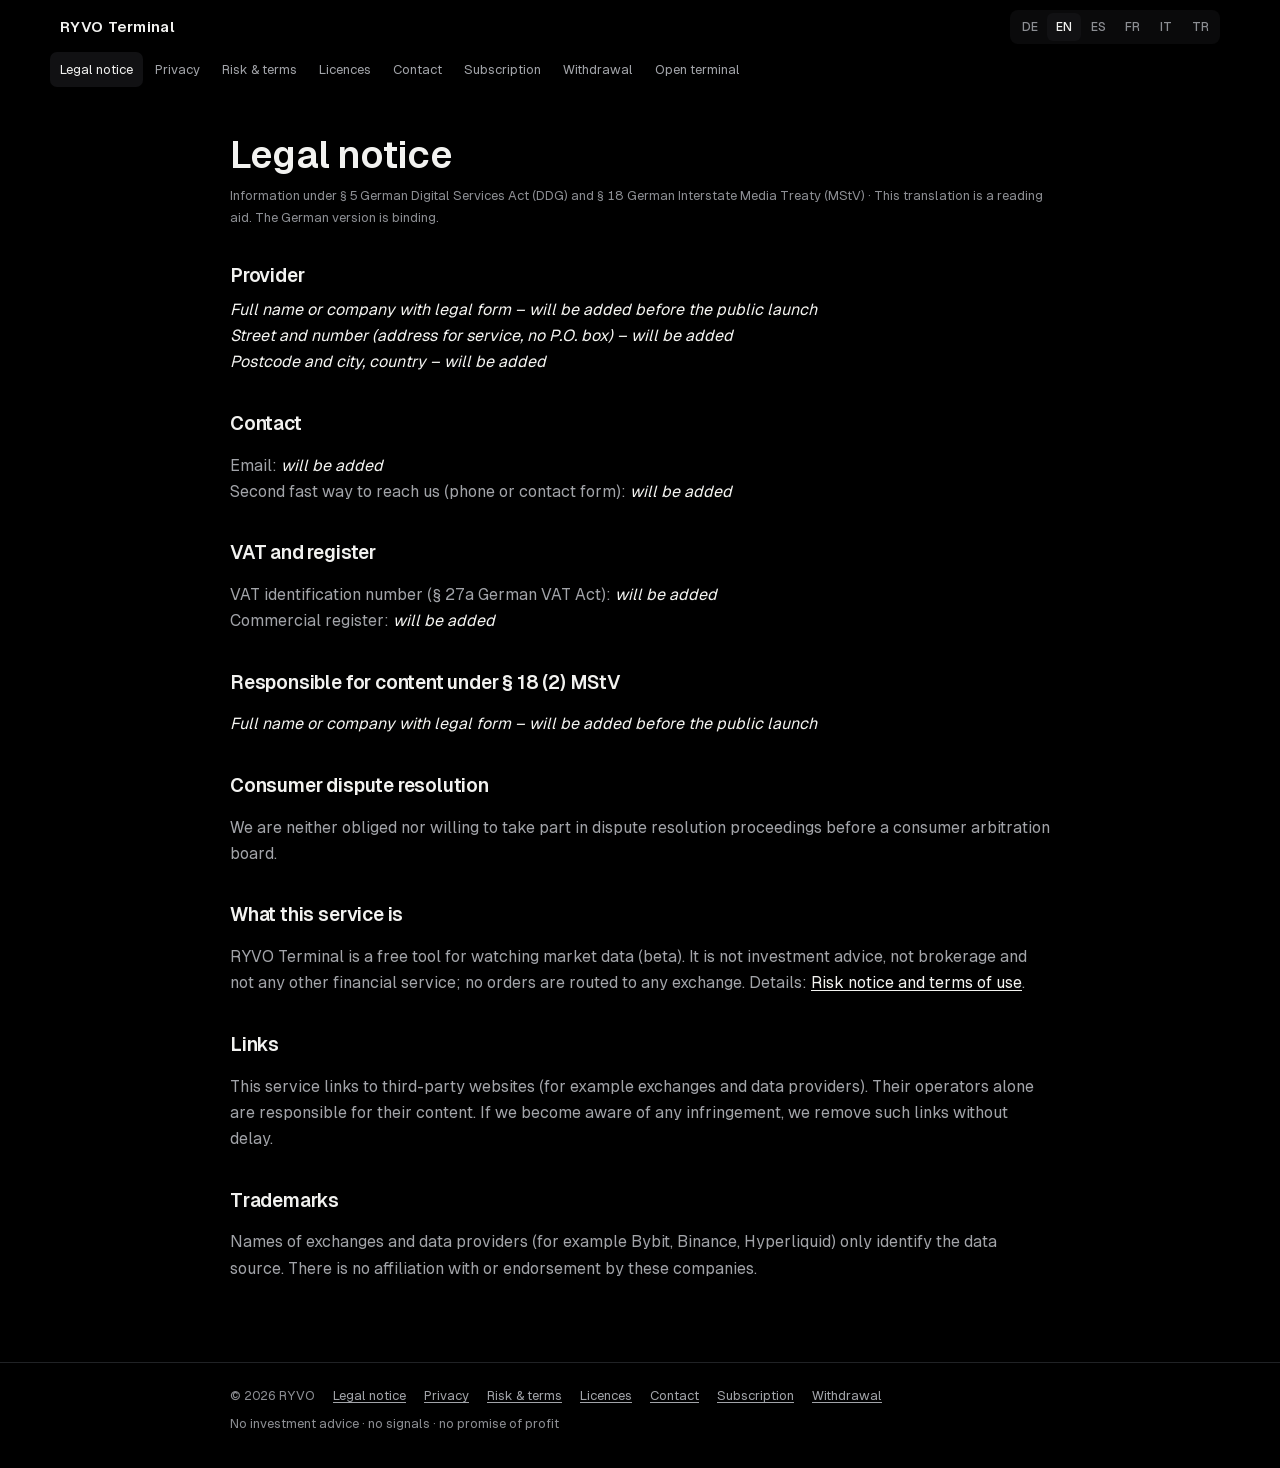
<file: recht/impressum.html>
<!doctype html>
<html lang="de">
<head>
<meta charset="utf-8">
<meta name="viewport" content="width=device-width, initial-scale=1, viewport-fit=cover">
<title>Impressum · RYVO Terminal</title>
<meta name="titel-de" content="Impressum · RYVO Terminal">
<meta name="titel-en" content="Legal notice · RYVO Terminal">
<meta name="titel-es" content="Aviso legal · RYVO Terminal">
<meta name="titel-fr" content="Mentions légales · RYVO Terminal">
<meta name="titel-it" content="Note legali · RYVO Terminal">
<meta name="titel-tr" content="Yasal bilgiler · RYVO Terminal">
<meta name="robots" content="noindex">
<meta name="theme-color" content="#000000">
<link rel="icon" type="image/svg+xml" href="data:image/svg+xml,%3Csvg xmlns='http://www.w3.org/2000/svg' viewBox='0 0 64 64'%3E%3Cdefs%3E%3ClinearGradient id='h' x1='0' y1='0' x2='0' y2='1'%3E%3Cstop offset='0' stop-color='%2316171a'/%3E%3Cstop offset='1' stop-color='%23050506'/%3E%3C/linearGradient%3E%3C/defs%3E%3Crect width='64' height='64' rx='15' fill='url(%23h)'/%3E%3Cpath d='M17 19 L32 44 L47 19' fill='none' stroke='%23f4f4f1' stroke-width='5.5' stroke-linecap='round' stroke-linejoin='round'/%3E%3Ccircle cx='32' cy='44' r='7' fill='%230b0b0d'/%3E%3Ccircle cx='32' cy='44' r='4.6' fill='%23ffffff'/%3E%3C/svg%3E">
<link rel="stylesheet" href="recht.css">
<script>(function(){var L=["de", "en", "es", "fr", "it", "tr"],s='de';try{var q=new URLSearchParams(location.search).get('lang'),m=localStorage.getItem('profi.sprache'),n=(navigator.languages||[navigator.language||'']).map(function(x){return String(x).slice(0,2).toLowerCase()}).filter(function(x){return L.indexOf(x)>=0})[0];s=L.indexOf(q)>=0?q:L.indexOf(m)>=0?m:n||'en';}catch(e){}document.documentElement.setAttribute('data-sprache',s);document.documentElement.lang=s;})();</script>
<noscript><style>[data-sprache-block][hidden] { display: block !important; margin-top: 56px; }</style></noscript>
</head>
<body>
<a class="sprung" href="#inhalt"><span data-l="de" lang="de">Zum Inhalt</span><span data-l="en" lang="en" hidden>Skip to content</span><span data-l="es" lang="es" hidden>Ir al contenido</span><span data-l="fr" lang="fr" hidden>Aller au contenu</span><span data-l="it" lang="it" hidden>Vai al contenuto</span><span data-l="tr" lang="tr" hidden>İçeriğe geç</span></a>
<header><div class="rahmen">
  <a class="marke" href="../start/">RYVO Terminal</a>
  <nav aria-label="Rechtliches / Legal">
    <a href="impressum.html" aria-current="page"><span data-l="de" lang="de">Impressum</span><span data-l="en" lang="en" hidden>Legal notice</span><span data-l="es" lang="es" hidden>Aviso legal</span><span data-l="fr" lang="fr" hidden>Mentions légales</span><span data-l="it" lang="it" hidden>Note legali</span><span data-l="tr" lang="tr" hidden>Yasal bilgiler</span></a><a href="datenschutz.html"><span data-l="de" lang="de">Datenschutz</span><span data-l="en" lang="en" hidden>Privacy</span><span data-l="es" lang="es" hidden>Privacidad</span><span data-l="fr" lang="fr" hidden>Confidentialité</span><span data-l="it" lang="it" hidden>Privacy</span><span data-l="tr" lang="tr" hidden>Gizlilik</span></a><a href="hinweise.html"><span data-l="de" lang="de">Risiko &amp; Nutzung</span><span data-l="en" lang="en" hidden>Risk &amp; terms</span><span data-l="es" lang="es" hidden>Riesgo y condiciones</span><span data-l="fr" lang="fr" hidden>Risques et conditions</span><span data-l="it" lang="it" hidden>Rischi e condizioni</span><span data-l="tr" lang="tr" hidden>Risk ve koşullar</span></a><a href="lizenzen.html"><span data-l="de" lang="de">Lizenzen</span><span data-l="en" lang="en" hidden>Licences</span><span data-l="es" lang="es" hidden>Licencias</span><span data-l="fr" lang="fr" hidden>Licences</span><span data-l="it" lang="it" hidden>Licenze</span><span data-l="tr" lang="tr" hidden>Lisanslar</span></a><a href="kontakt.html"><span data-l="de" lang="de">Kontakt</span><span data-l="en" lang="en" hidden>Contact</span><span data-l="es" lang="es" hidden>Contacto</span><span data-l="fr" lang="fr" hidden>Contact</span><span data-l="it" lang="it" hidden>Contatti</span><span data-l="tr" lang="tr" hidden>İletişim</span></a><a href="abo.html"><span data-l="de" lang="de">Abo</span><span data-l="en" lang="en" hidden>Subscription</span><span data-l="es" lang="es" hidden>Suscripción</span><span data-l="fr" lang="fr" hidden>Abonnement</span><span data-l="it" lang="it" hidden>Abbonamento</span><span data-l="tr" lang="tr" hidden>Abonelik</span></a><a href="widerruf.html"><span data-l="de" lang="de">Widerruf</span><span data-l="en" lang="en" hidden>Withdrawal</span><span data-l="es" lang="es" hidden>Desistimiento</span><span data-l="fr" lang="fr" hidden>Rétractation</span><span data-l="it" lang="it" hidden>Recesso</span><span data-l="tr" lang="tr" hidden>Cayma</span></a>
    <a href="../"><span data-l="de" lang="de">Terminal öffnen</span><span data-l="en" lang="en" hidden>Open terminal</span><span data-l="es" lang="es" hidden>Abrir el terminal</span><span data-l="fr" lang="fr" hidden>Ouvrir le terminal</span><span data-l="it" lang="it" hidden>Apri il terminale</span><span data-l="tr" lang="tr" hidden>Terminali aç</span></a>
  </nav>
  <span class="sprache" role="group" aria-label="Sprache / Language"><button type="button" data-sprache="de" lang="de" aria-pressed="true">DE</button><button type="button" data-sprache="en" lang="en" aria-pressed="false">EN</button><button type="button" data-sprache="es" lang="es" aria-pressed="false">ES</button><button type="button" data-sprache="fr" lang="fr" aria-pressed="false">FR</button><button type="button" data-sprache="it" lang="it" aria-pressed="false">IT</button><button type="button" data-sprache="tr" lang="tr" aria-pressed="false">TR</button></span>
</div></header>
<main id="inhalt" class="rahmen">
<!-- Erzeugt von deep/teilen/recht.py aus deep/teilen/start/recht/ – nicht von Hand ändern. --><!-- r143 W11 --><!-- r144 W12 --><!-- r145 W7 --><!-- r146 W13 -->
<div data-sprache-block="de" lang="de">
<h1>Impressum</h1>
<p class="stand">Angaben nach § 5 Digitale-Dienste-Gesetz (DDG) und § 18 Medienstaatsvertrag (MStV)</p>
<h2>Anbieter</h2>
<address>
  <span class="offen">Vor- und Nachname bzw. Firma mit Rechtsform – wird vor dem öffentlichen Start ergänzt</span><br>
  <span class="offen">Straße und Hausnummer (ladungsfähige Anschrift, kein Postfach) – wird ergänzt</span><br>
  <span class="offen">Postleitzahl und Ort, Land – wird ergänzt</span>
</address>
<h2>Kontakt</h2>
<p>E-Mail: <span class="offen">wird ergänzt</span><br>
Zweiter schneller Kontaktweg (Telefon oder Kontaktformular): <span class="offen">wird ergänzt</span></p>
<h2>Umsatzsteuer und Register</h2>
<p>Umsatzsteuer-Identifikationsnummer nach § 27a UStG: <span class="offen">wird ergänzt</span><br>
Handelsregister: <span class="offen">wird ergänzt</span></p>
<h2>Verantwortlich für den Inhalt nach § 18 Abs. 2 MStV</h2>
<p><span class="offen">Vor- und Nachname bzw. Firma mit Rechtsform – wird vor dem öffentlichen Start ergänzt</span></p>
<h2>Verbraucherstreitbeilegung</h2>
<p>Wir sind nicht verpflichtet und nicht bereit, an einem Streitbeilegungsverfahren vor einer Verbraucherschlichtungsstelle teilzunehmen.</p>
<h2>Was dieses Angebot ist</h2>
<p>Das RYVO Terminal ist ein kostenloses Werkzeug zum Beobachten von Marktdaten (Beta). Es ist keine Anlageberatung, keine Anlagevermittlung und keine sonstige Finanzdienstleistung; es werden keine Aufträge an Börsen weitergeleitet. Einzelheiten: <a href="hinweise.html">Risikohinweis und Nutzungsbedingungen</a>.</p>
<h2>Haftung für Links</h2>
<p>Das Angebot enthält Links zu Websites Dritter (zum Beispiel Börsen und Daten-Anbieter). Für deren Inhalte sind ausschließlich die jeweiligen Betreiber verantwortlich. Bei Bekanntwerden von Rechtsverletzungen entfernen wir solche Links umgehend.</p>
<h2>Marken</h2>
<p>Namen von Börsen und Daten-Anbietern (zum Beispiel Bybit, Binance, Hyperliquid) dienen nur der Angabe der Datenquelle. Es besteht keine Verbindung zu diesen Unternehmen und keine Empfehlung durch sie.</p>
</div>
<div data-sprache-block="en" lang="en" hidden>
<h1>Legal notice</h1>
<p class="stand">Information under § 5 German Digital Services Act (DDG) and § 18 German Interstate Media Treaty (MStV) · This translation is a reading aid. The German version is binding.</p>
<h2>Provider</h2>
<address>
  <span class="offen">Full name or company with legal form – will be added before the public launch</span><br>
  <span class="offen">Street and number (address for service, no P.O. box) – will be added</span><br>
  <span class="offen">Postcode and city, country – will be added</span>
</address>
<h2>Contact</h2>
<p>Email: <span class="offen">will be added</span><br>
Second fast way to reach us (phone or contact form): <span class="offen">will be added</span></p>
<h2>VAT and register</h2>
<p>VAT identification number (§ 27a German VAT Act): <span class="offen">will be added</span><br>
Commercial register: <span class="offen">will be added</span></p>
<h2>Responsible for content under § 18 (2) MStV</h2>
<p><span class="offen">Full name or company with legal form – will be added before the public launch</span></p>
<h2>Consumer dispute resolution</h2>
<p>We are neither obliged nor willing to take part in dispute resolution proceedings before a consumer arbitration board.</p>
<h2>What this service is</h2>
<p>RYVO Terminal is a free tool for watching market data (beta). It is not investment advice, not brokerage and not any other financial service; no orders are routed to any exchange. Details: <a href="hinweise.html">Risk notice and terms of use</a>.</p>
<h2>Links</h2>
<p>This service links to third-party websites (for example exchanges and data providers). Their operators alone are responsible for their content. If we become aware of any infringement, we remove such links without delay.</p>
<h2>Trademarks</h2>
<p>Names of exchanges and data providers (for example Bybit, Binance, Hyperliquid) only identify the data source. There is no affiliation with or endorsement by these companies.</p>
</div>
<div data-sprache-block="es" lang="es" hidden>
<h1>Aviso legal</h1>
<p class="stand">Datos conforme al § 5 de la Ley alemana de Servicios Digitales (DDG) y al § 18 del Tratado Interestatal de Medios (MStV) · Esta traducción es una ayuda de lectura. La versión alemana es la que prevalece.</p>
<h2>Proveedor</h2>
<address>
  <span class="offen">Nombre y apellidos o empresa con forma jurídica: se añadirá antes del lanzamiento público</span><br>
  <span class="offen">Calle y número (domicilio a efectos de notificaciones, no apartado de correos): se añadirá</span><br>
  <span class="offen">Código postal y localidad, país: se añadirá</span>
</address>
<h2>Contacto</h2>
<p>Correo electrónico: <span class="offen">se añadirá</span><br>
Segunda vía rápida de contacto (teléfono o formulario): <span class="offen">se añadirá</span></p>
<h2>IVA y registro</h2>
<p>Número de identificación a efectos del IVA (§ 27a de la ley alemana del IVA): <span class="offen">se añadirá</span><br>
Registro mercantil: <span class="offen">se añadirá</span></p>
<h2>Responsable del contenido según el § 18, apdo. 2, MStV</h2>
<p><span class="offen">Nombre y apellidos o empresa con forma jurídica: se añadirá antes del lanzamiento público</span></p>
<h2>Resolución de litigios de consumo</h2>
<p>No estamos obligados ni dispuestos a participar en procedimientos de resolución de litigios ante una junta arbitral de consumo.</p>
<h2>Qué es este servicio</h2>
<p>RYVO Terminal es una herramienta gratuita para observar datos de mercado (beta). No es asesoramiento de inversión, ni intermediación, ni ningún otro servicio financiero; no se transmiten órdenes a ninguna bolsa. Detalles: <a href="hinweise.html">Aviso de riesgo y condiciones de uso</a>.</p>
<h2>Enlaces</h2>
<p>El servicio contiene enlaces a sitios web de terceros (por ejemplo, bolsas y proveedores de datos). De su contenido responden exclusivamente sus operadores. Si tenemos conocimiento de una infracción, retiramos esos enlaces sin demora.</p>
<h2>Marcas</h2>
<p>Los nombres de bolsas y proveedores de datos (por ejemplo, Bybit, Binance, Hyperliquid) solo indican la fuente de los datos. No existe vinculación con esas empresas ni recomendación por su parte.</p>
</div>
<div data-sprache-block="fr" lang="fr" hidden>
<h1>Mentions légales</h1>
<p class="stand">Informations au titre du § 5 de la loi allemande sur les services numériques (DDG) et du § 18 du traité inter-États sur les médias (MStV) · Cette traduction est une aide à la lecture. Seule la version allemande fait foi.</p>
<h2>Éditeur</h2>
<address>
  <span class="offen">Nom et prénom ou société avec forme juridique – sera ajouté avant le lancement public</span><br>
  <span class="offen">Rue et numéro (adresse de signification, pas de boîte postale) – sera ajouté</span><br>
  <span class="offen">Code postal et ville, pays – sera ajouté</span>
</address>
<h2>Contact</h2>
<p>E-mail: <span class="offen">sera ajouté</span><br>
Second moyen de contact rapide (téléphone ou formulaire): <span class="offen">sera ajouté</span></p>
<h2>TVA et registre</h2>
<p>Numéro d’identification à la TVA (§ 27a de la loi allemande sur la TVA): <span class="offen">sera ajouté</span><br>
Registre du commerce: <span class="offen">sera ajouté</span></p>
<h2>Responsable du contenu au sens du § 18, al. 2, MStV</h2>
<p><span class="offen">Nom et prénom ou société avec forme juridique – sera ajouté avant le lancement public</span></p>
<h2>Règlement des litiges de consommation</h2>
<p>Nous ne sommes ni tenus ni disposés à participer à une procédure de règlement des litiges devant un organisme de médiation de la consommation.</p>
<h2>Nature de ce service</h2>
<p>RYVO Terminal est un outil gratuit pour observer des données de marché (bêta). Ce n’est ni un conseil en investissement, ni une activité d’intermédiation, ni un autre service financier ; aucun ordre n’est transmis à une bourse. Détails : <a href="hinweise.html">Avertissement sur les risques et conditions d’utilisation</a>.</p>
<h2>Liens</h2>
<p>Le service contient des liens vers des sites de tiers (par exemple des bourses et des fournisseurs de données). Leurs exploitants sont seuls responsables de leur contenu. Si nous avons connaissance d’une violation du droit, nous supprimons ces liens sans délai.</p>
<h2>Marques</h2>
<p>Les noms de bourses et de fournisseurs de données (par exemple Bybit, Binance, Hyperliquid) servent uniquement à indiquer la source des données. Il n’existe aucun lien avec ces entreprises ni aucune recommandation de leur part.</p>
</div>
<div data-sprache-block="it" lang="it" hidden>
<h1>Note legali</h1>
<p class="stand">Informazioni ai sensi del § 5 della legge tedesca sui servizi digitali (DDG) e del § 18 del trattato interstatale sui media (MStV) · Questa traduzione è un aiuto alla lettura. Fa fede la versione tedesca.</p>
<h2>Fornitore</h2>
<address>
  <span class="offen">Nome e cognome oppure società con forma giuridica – sarà aggiunto prima del lancio pubblico</span><br>
  <span class="offen">Via e numero civico (indirizzo per le notifiche, no casella postale) – sarà aggiunto</span><br>
  <span class="offen">CAP e città, paese – sarà aggiunto</span>
</address>
<h2>Contatti</h2>
<p>E-mail: <span class="offen">sarà aggiunto</span><br>
Secondo contatto rapido (telefono o modulo): <span class="offen">sarà aggiunto</span></p>
<h2>IVA e registro</h2>
<p>Partita IVA / numero di identificazione IVA (§ 27a della legge tedesca sull’IVA): <span class="offen">sarà aggiunto</span><br>
Registro delle imprese: <span class="offen">sarà aggiunto</span></p>
<h2>Responsabile dei contenuti ai sensi del § 18, comma 2, MStV</h2>
<p><span class="offen">Nome e cognome oppure società con forma giuridica – sarà aggiunto prima del lancio pubblico</span></p>
<h2>Risoluzione delle controversie dei consumatori</h2>
<p>Non siamo obbligati né disposti a partecipare a procedure di risoluzione delle controversie dinanzi a un organismo di conciliazione dei consumatori.</p>
<h2>Che cos’è questo servizio</h2>
<p>RYVO Terminal è uno strumento gratuito per osservare dati di mercato (beta). Non è consulenza in materia di investimenti, né intermediazione, né alcun altro servizio finanziario; nessun ordine viene trasmesso a una borsa. Dettagli: <a href="hinweise.html">Avvertenza sui rischi e condizioni d’uso</a>.</p>
<h2>Link</h2>
<p>Il servizio contiene link a siti di terzi (ad esempio borse e fornitori di dati). Dei loro contenuti rispondono esclusivamente i rispettivi gestori. Se veniamo a conoscenza di violazioni, rimuoviamo tali link senza indugio.</p>
<h2>Marchi</h2>
<p>I nomi di borse e fornitori di dati (ad esempio Bybit, Binance, Hyperliquid) servono solo a indicare la fonte dei dati. Non esiste alcun legame con queste società né alcuna raccomandazione da parte loro.</p>
</div>
<div data-sprache-block="tr" lang="tr" hidden>
<h1>Yasal bilgiler</h1>
<p class="stand">Alman Dijital Hizmetler Kanunu (DDG) § 5 ve Eyaletlerarası Medya Sözleşmesi (MStV) § 18 uyarınca bilgiler · Bu çeviri yalnızca okuma kolaylığı içindir. Almanca metin esas alınır.</p>
<h2>Sağlayıcı</h2>
<address>
  <span class="offen">Ad soyad veya hukuki biçimiyle şirket – herkese açık başlangıçtan önce eklenecek</span><br>
  <span class="offen">Sokak ve kapı numarası (tebligat adresi, posta kutusu değil) – eklenecek</span><br>
  <span class="offen">Posta kodu ve şehir, ülke – eklenecek</span>
</address>
<h2>İletişim</h2>
<p>E-posta: <span class="offen">eklenecek</span><br>
İkinci hızlı iletişim yolu (telefon veya iletişim formu): <span class="offen">eklenecek</span></p>
<h2>KDV ve sicil</h2>
<p>KDV kimlik numarası (Alman KDV Kanunu § 27a): <span class="offen">eklenecek</span><br>
Ticaret sicili: <span class="offen">eklenecek</span></p>
<h2>MStV § 18 f. 2 uyarınca içerikten sorumlu kişi</h2>
<p><span class="offen">Ad soyad veya hukuki biçimiyle şirket – herkese açık başlangıçtan önce eklenecek</span></p>
<h2>Tüketici uyuşmazlıklarının çözümü</h2>
<p>Bir tüketici hakem kurulu önündeki uyuşmazlık çözüm usulüne katılmakla yükümlü değiliz ve katılmaya hazır değiliz.</p>
<h2>Bu hizmet nedir</h2>
<p>RYVO Terminal, piyasa verilerini izlemek için ücretsiz bir araçtır (beta). Yatırım danışmanlığı, aracılık veya başka bir finansal hizmet değildir; hiçbir borsaya emir iletilmez. Ayrıntılar: <a href="hinweise.html">Risk bildirimi ve kullanım koşulları</a>.</p>
<h2>Bağlantılar</h2>
<p>Hizmet, üçüncü taraf web sitelerine (örneğin borsalar ve veri sağlayıcılar) bağlantılar içerir. Bunların içeriğinden yalnızca ilgili işletmeciler sorumludur. Bir hukuka aykırılık öğrendiğimizde bu bağlantıları gecikmeden kaldırırız.</p>
<h2>Markalar</h2>
<p>Borsa ve veri sağlayıcı adları (örneğin Bybit, Binance, Hyperliquid) yalnızca veri kaynağını belirtmek içindir. Bu şirketlerle bir bağımız yoktur ve onların bir tavsiyesi söz konusu değildir.</p>
</div>
</main>
<footer><div class="rahmen">
  <span>© 2026 RYVO</span>
  <a href="impressum.html"><span data-l="de" lang="de">Impressum</span><span data-l="en" lang="en" hidden>Legal notice</span><span data-l="es" lang="es" hidden>Aviso legal</span><span data-l="fr" lang="fr" hidden>Mentions légales</span><span data-l="it" lang="it" hidden>Note legali</span><span data-l="tr" lang="tr" hidden>Yasal bilgiler</span></a><a href="datenschutz.html"><span data-l="de" lang="de">Datenschutz</span><span data-l="en" lang="en" hidden>Privacy</span><span data-l="es" lang="es" hidden>Privacidad</span><span data-l="fr" lang="fr" hidden>Confidentialité</span><span data-l="it" lang="it" hidden>Privacy</span><span data-l="tr" lang="tr" hidden>Gizlilik</span></a><a href="hinweise.html"><span data-l="de" lang="de">Risiko &amp; Nutzung</span><span data-l="en" lang="en" hidden>Risk &amp; terms</span><span data-l="es" lang="es" hidden>Riesgo y condiciones</span><span data-l="fr" lang="fr" hidden>Risques et conditions</span><span data-l="it" lang="it" hidden>Rischi e condizioni</span><span data-l="tr" lang="tr" hidden>Risk ve koşullar</span></a><a href="lizenzen.html"><span data-l="de" lang="de">Lizenzen</span><span data-l="en" lang="en" hidden>Licences</span><span data-l="es" lang="es" hidden>Licencias</span><span data-l="fr" lang="fr" hidden>Licences</span><span data-l="it" lang="it" hidden>Licenze</span><span data-l="tr" lang="tr" hidden>Lisanslar</span></a><a href="kontakt.html"><span data-l="de" lang="de">Kontakt</span><span data-l="en" lang="en" hidden>Contact</span><span data-l="es" lang="es" hidden>Contacto</span><span data-l="fr" lang="fr" hidden>Contact</span><span data-l="it" lang="it" hidden>Contatti</span><span data-l="tr" lang="tr" hidden>İletişim</span></a><a href="abo.html"><span data-l="de" lang="de">Abo</span><span data-l="en" lang="en" hidden>Subscription</span><span data-l="es" lang="es" hidden>Suscripción</span><span data-l="fr" lang="fr" hidden>Abonnement</span><span data-l="it" lang="it" hidden>Abbonamento</span><span data-l="tr" lang="tr" hidden>Abonelik</span></a><a href="widerruf.html"><span data-l="de" lang="de">Widerruf</span><span data-l="en" lang="en" hidden>Withdrawal</span><span data-l="es" lang="es" hidden>Desistimiento</span><span data-l="fr" lang="fr" hidden>Rétractation</span><span data-l="it" lang="it" hidden>Recesso</span><span data-l="tr" lang="tr" hidden>Cayma</span></a>
  <span class="kern"><span data-l="de" lang="de">Keine Anlageberatung · keine Signale · kein Gewinnversprechen</span><span data-l="en" lang="en" hidden>No investment advice · no signals · no promise of profit</span><span data-l="es" lang="es" hidden>Sin asesoramiento de inversión · sin señales · sin promesa de ganancias</span><span data-l="fr" lang="fr" hidden>Pas de conseil en investissement · pas de signaux · aucune promesse de gain</span><span data-l="it" lang="it" hidden>Nessuna consulenza finanziaria · nessun segnale · nessuna promessa di guadagno</span><span data-l="tr" lang="tr" hidden>Yatırım tavsiyesi değildir · sinyal yok · kazanç vaadi yok</span></span>
</div></footer>
<script src="recht.js"></script>
</body>
</html>
</file>
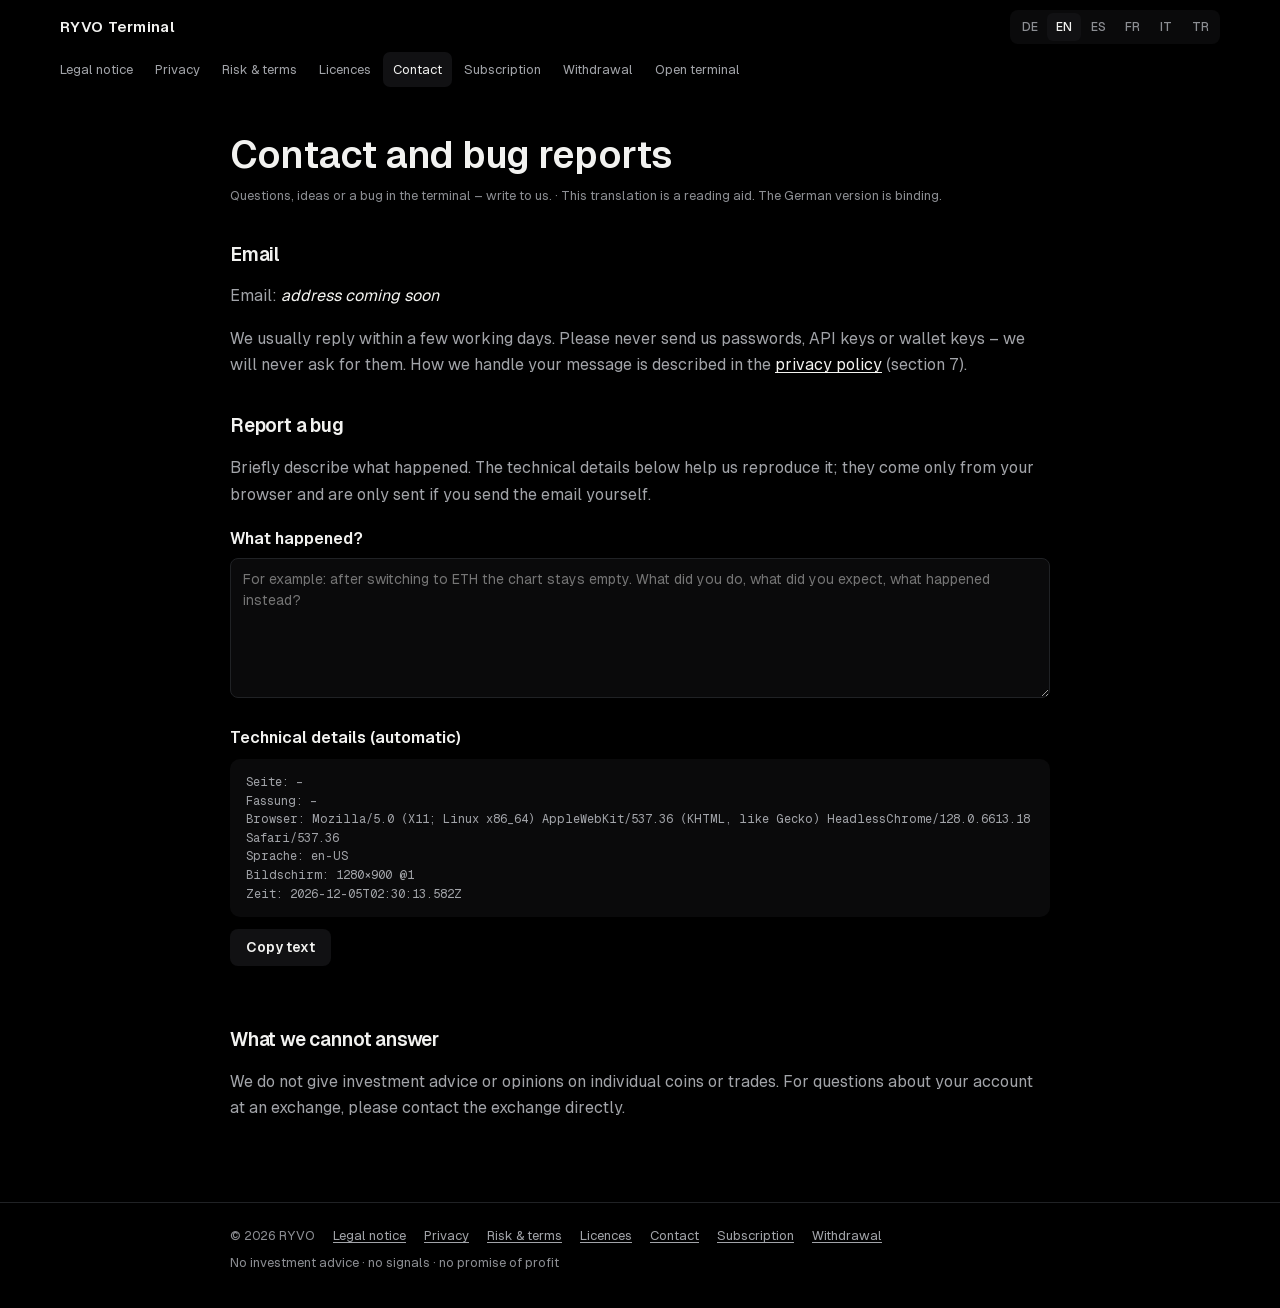
<file: recht/kontakt.html>
<!doctype html>
<html lang="de">
<head>
<meta charset="utf-8">
<meta name="viewport" content="width=device-width, initial-scale=1, viewport-fit=cover">
<title>Kontakt und Fehler melden · RYVO Terminal</title>
<meta name="titel-de" content="Kontakt und Fehler melden · RYVO Terminal">
<meta name="titel-en" content="Contact and bug reports · RYVO Terminal">
<meta name="titel-es" content="Contacto y aviso de errores · RYVO Terminal">
<meta name="titel-fr" content="Contact et signalement d’erreurs · RYVO Terminal">
<meta name="titel-it" content="Contatti e segnalazione di errori · RYVO Terminal">
<meta name="titel-tr" content="İletişim ve hata bildirimi · RYVO Terminal">
<meta name="robots" content="noindex">
<meta name="ryvo-kontakt" content="">
<meta name="theme-color" content="#000000">
<link rel="icon" type="image/svg+xml" href="data:image/svg+xml,%3Csvg xmlns='http://www.w3.org/2000/svg' viewBox='0 0 64 64'%3E%3Cdefs%3E%3ClinearGradient id='h' x1='0' y1='0' x2='0' y2='1'%3E%3Cstop offset='0' stop-color='%2316171a'/%3E%3Cstop offset='1' stop-color='%23050506'/%3E%3C/linearGradient%3E%3C/defs%3E%3Crect width='64' height='64' rx='15' fill='url(%23h)'/%3E%3Cpath d='M17 19 L32 44 L47 19' fill='none' stroke='%23f4f4f1' stroke-width='5.5' stroke-linecap='round' stroke-linejoin='round'/%3E%3Ccircle cx='32' cy='44' r='7' fill='%230b0b0d'/%3E%3Ccircle cx='32' cy='44' r='4.6' fill='%23ffffff'/%3E%3C/svg%3E">
<link rel="stylesheet" href="recht.css">
<script>(function(){var L=["de", "en", "es", "fr", "it", "tr"],s='de';try{var q=new URLSearchParams(location.search).get('lang'),m=localStorage.getItem('profi.sprache'),n=(navigator.languages||[navigator.language||'']).map(function(x){return String(x).slice(0,2).toLowerCase()}).filter(function(x){return L.indexOf(x)>=0})[0];s=L.indexOf(q)>=0?q:L.indexOf(m)>=0?m:n||'en';}catch(e){}document.documentElement.setAttribute('data-sprache',s);document.documentElement.lang=s;})();</script>
<noscript><style>[data-sprache-block][hidden] { display: block !important; margin-top: 56px; }</style></noscript>
</head>
<body>
<a class="sprung" href="#inhalt"><span data-l="de" lang="de">Zum Inhalt</span><span data-l="en" lang="en" hidden>Skip to content</span><span data-l="es" lang="es" hidden>Ir al contenido</span><span data-l="fr" lang="fr" hidden>Aller au contenu</span><span data-l="it" lang="it" hidden>Vai al contenuto</span><span data-l="tr" lang="tr" hidden>İçeriğe geç</span></a>
<header><div class="rahmen">
  <a class="marke" href="../start/">RYVO Terminal</a>
  <nav aria-label="Rechtliches / Legal">
    <a href="impressum.html"><span data-l="de" lang="de">Impressum</span><span data-l="en" lang="en" hidden>Legal notice</span><span data-l="es" lang="es" hidden>Aviso legal</span><span data-l="fr" lang="fr" hidden>Mentions légales</span><span data-l="it" lang="it" hidden>Note legali</span><span data-l="tr" lang="tr" hidden>Yasal bilgiler</span></a><a href="datenschutz.html"><span data-l="de" lang="de">Datenschutz</span><span data-l="en" lang="en" hidden>Privacy</span><span data-l="es" lang="es" hidden>Privacidad</span><span data-l="fr" lang="fr" hidden>Confidentialité</span><span data-l="it" lang="it" hidden>Privacy</span><span data-l="tr" lang="tr" hidden>Gizlilik</span></a><a href="hinweise.html"><span data-l="de" lang="de">Risiko &amp; Nutzung</span><span data-l="en" lang="en" hidden>Risk &amp; terms</span><span data-l="es" lang="es" hidden>Riesgo y condiciones</span><span data-l="fr" lang="fr" hidden>Risques et conditions</span><span data-l="it" lang="it" hidden>Rischi e condizioni</span><span data-l="tr" lang="tr" hidden>Risk ve koşullar</span></a><a href="lizenzen.html"><span data-l="de" lang="de">Lizenzen</span><span data-l="en" lang="en" hidden>Licences</span><span data-l="es" lang="es" hidden>Licencias</span><span data-l="fr" lang="fr" hidden>Licences</span><span data-l="it" lang="it" hidden>Licenze</span><span data-l="tr" lang="tr" hidden>Lisanslar</span></a><a href="kontakt.html" aria-current="page"><span data-l="de" lang="de">Kontakt</span><span data-l="en" lang="en" hidden>Contact</span><span data-l="es" lang="es" hidden>Contacto</span><span data-l="fr" lang="fr" hidden>Contact</span><span data-l="it" lang="it" hidden>Contatti</span><span data-l="tr" lang="tr" hidden>İletişim</span></a><a href="abo.html"><span data-l="de" lang="de">Abo</span><span data-l="en" lang="en" hidden>Subscription</span><span data-l="es" lang="es" hidden>Suscripción</span><span data-l="fr" lang="fr" hidden>Abonnement</span><span data-l="it" lang="it" hidden>Abbonamento</span><span data-l="tr" lang="tr" hidden>Abonelik</span></a><a href="widerruf.html"><span data-l="de" lang="de">Widerruf</span><span data-l="en" lang="en" hidden>Withdrawal</span><span data-l="es" lang="es" hidden>Desistimiento</span><span data-l="fr" lang="fr" hidden>Rétractation</span><span data-l="it" lang="it" hidden>Recesso</span><span data-l="tr" lang="tr" hidden>Cayma</span></a>
    <a href="../"><span data-l="de" lang="de">Terminal öffnen</span><span data-l="en" lang="en" hidden>Open terminal</span><span data-l="es" lang="es" hidden>Abrir el terminal</span><span data-l="fr" lang="fr" hidden>Ouvrir le terminal</span><span data-l="it" lang="it" hidden>Apri il terminale</span><span data-l="tr" lang="tr" hidden>Terminali aç</span></a>
  </nav>
  <span class="sprache" role="group" aria-label="Sprache / Language"><button type="button" data-sprache="de" lang="de" aria-pressed="true">DE</button><button type="button" data-sprache="en" lang="en" aria-pressed="false">EN</button><button type="button" data-sprache="es" lang="es" aria-pressed="false">ES</button><button type="button" data-sprache="fr" lang="fr" aria-pressed="false">FR</button><button type="button" data-sprache="it" lang="it" aria-pressed="false">IT</button><button type="button" data-sprache="tr" lang="tr" aria-pressed="false">TR</button></span>
</div></header>
<main id="inhalt" class="rahmen">
<!-- Erzeugt von deep/teilen/recht.py aus deep/teilen/start/recht/ – nicht von Hand ändern. --><!-- r143 W11 --><!-- r144 W12 --><!-- r145 W7 --><!-- r146 W13 -->
<div data-sprache-block="de" lang="de">
<h1>Kontakt und Fehler melden</h1>
<p class="stand">Fragen, Ideen oder ein Fehler im Terminal – schreib uns.</p>
<h2>E-Mail</h2>
<p data-kontakt-zeile>E-Mail: <span class="offen">Adresse folgt in Kürze</span></p>
<p>Wir antworten in der Regel innerhalb weniger Werktage. Bitte schick uns keine Passwörter, API-Schlüssel oder Wallet-Schlüssel – wir fragen nie danach. Wie wir mit deiner Nachricht umgehen, steht in der <a href="datenschutz.html">Datenschutzerklärung</a> (Abschnitt 7).</p>
<h2>Einen Fehler melden</h2>
<p>Beschreib kurz, was passiert ist. Die technischen Angaben darunter helfen uns beim Nachstellen; sie stammen nur aus deinem Browser und werden erst mitgeschickt, wenn du selbst die E-Mail absendest.</p>
<div class="bericht">
  <label for="was-de">Was ist passiert?</label>
  <textarea id="was-de" data-was placeholder="Zum Beispiel: Beim Wechsel auf ETH bleibt der Chart leer. Was hast du gemacht, was hast du erwartet, was kam stattdessen?"></textarea>
  <p class="marke-feld" id="technik-de">Technische Angaben (automatisch)</p>
  <pre data-technik aria-labelledby="technik-de"></pre>
  <div class="knoepfe">
    <a class="haupt" data-mail hidden href="#">E-Mail vorbereiten</a>
    <button type="button" data-kopieren>Text kopieren</button>
  </div>
  <p class="meldung" data-meldung role="status"></p>
</div>
<h2>Was wir nicht beantworten können</h2>
<p>Wir geben keine Anlageberatung und keine Einschätzung zu einzelnen Coins oder Trades. Für Fragen zu deinem Konto bei einer Börse wende dich bitte an die Börse selbst.</p>
</div>
<div data-sprache-block="en" lang="en" hidden>
<h1>Contact and bug reports</h1>
<p class="stand">Questions, ideas or a bug in the terminal – write to us. · This translation is a reading aid. The German version is binding.</p>
<h2>Email</h2>
<p data-kontakt-zeile>Email: <span class="offen">address coming soon</span></p>
<p>We usually reply within a few working days. Please never send us passwords, API keys or wallet keys – we will never ask for them. How we handle your message is described in the <a href="datenschutz.html">privacy policy</a> (section 7).</p>
<h2>Report a bug</h2>
<p>Briefly describe what happened. The technical details below help us reproduce it; they come only from your browser and are only sent if you send the email yourself.</p>
<div class="bericht">
  <label for="was-en">What happened?</label>
  <textarea id="was-en" data-was placeholder="For example: after switching to ETH the chart stays empty. What did you do, what did you expect, what happened instead?"></textarea>
  <p class="marke-feld" id="technik-en">Technical details (automatic)</p>
  <pre data-technik aria-labelledby="technik-en"></pre>
  <div class="knoepfe">
    <a class="haupt" data-mail hidden href="#">Prepare email</a>
    <button type="button" data-kopieren>Copy text</button>
  </div>
  <p class="meldung" data-meldung role="status"></p>
</div>
<h2>What we cannot answer</h2>
<p>We do not give investment advice or opinions on individual coins or trades. For questions about your account at an exchange, please contact the exchange directly.</p>
</div>
<div data-sprache-block="es" lang="es" hidden>
<h1>Contacto y aviso de errores</h1>
<p class="stand">Preguntas, ideas o un error en el terminal: escríbenos. · Esta traducción es una ayuda de lectura. La versión alemana es la que prevalece.</p>
<h2>Correo electrónico</h2>
<p data-kontakt-zeile>Correo electrónico: <span class="offen">la dirección se publicará en breve</span></p>
<p>Normalmente respondemos en pocos días laborables. No nos envíes contraseñas, claves de API ni claves de carteras: nunca las pedimos. Cómo tratamos tu mensaje se explica en la <a href="datenschutz.html">política de privacidad</a> (apartado 7).</p>
<h2>Avisar de un error</h2>
<p>Describe brevemente qué ha pasado. Los datos técnicos de abajo nos ayudan a reproducirlo; proceden solo de tu navegador y únicamente se envían si tú mismo mandas el correo.</p>
<div class="bericht">
  <label for="was-es">¿Qué ha pasado?</label>
  <textarea id="was-es" data-was placeholder="Por ejemplo: al cambiar a ETH el gráfico se queda vacío. ¿Qué hiciste, qué esperabas y qué ocurrió en su lugar?"></textarea>
  <p class="marke-feld" id="technik-es">Datos técnicos (automáticos)</p>
  <pre data-technik aria-labelledby="technik-es"></pre>
  <div class="knoepfe">
    <a class="haupt" data-mail hidden href="#">Preparar correo</a>
    <button type="button" data-kopieren>Copiar texto</button>
  </div>
  <p class="meldung" data-meldung role="status"></p>
</div>
<h2>Lo que no podemos responder</h2>
<p>No damos asesoramiento de inversión ni opiniones sobre monedas u operaciones concretas. Para preguntas sobre tu cuenta en una bolsa, dirígete a la propia bolsa.</p>
</div>
<div data-sprache-block="fr" lang="fr" hidden>
<h1>Contact et signalement d’erreurs</h1>
<p class="stand">Des questions, des idées ou une erreur dans le terminal ? Écrivez-nous. · Cette traduction est une aide à la lecture. Seule la version allemande fait foi.</p>
<h2>E-mail</h2>
<p data-kontakt-zeile>E-mail: <span class="offen">adresse bientôt disponible</span></p>
<p>Nous répondons en général sous quelques jours ouvrés. Ne nous envoyez jamais de mots de passe, de clés API ou de clés de portefeuille : nous ne les demandons jamais. Le traitement de votre message est décrit dans la <a href="datenschutz.html">politique de confidentialité</a> (section 7).</p>
<h2>Signaler une erreur</h2>
<p>Décrivez brièvement ce qui s’est passé. Les informations techniques ci-dessous nous aident à reproduire le problème ; elles proviennent uniquement de votre navigateur et ne sont envoyées que si vous envoyez vous-même l’e-mail.</p>
<div class="bericht">
  <label for="was-fr">Que s’est-il passé ?</label>
  <textarea id="was-fr" data-was placeholder="Par exemple : en passant à ETH, le graphique reste vide. Qu’avez-vous fait, qu’attendiez-vous, que s’est-il passé à la place ?"></textarea>
  <p class="marke-feld" id="technik-fr">Informations techniques (automatiques)</p>
  <pre data-technik aria-labelledby="technik-fr"></pre>
  <div class="knoepfe">
    <a class="haupt" data-mail hidden href="#">Préparer l’e-mail</a>
    <button type="button" data-kopieren>Copier le texte</button>
  </div>
  <p class="meldung" data-meldung role="status"></p>
</div>
<h2>Ce à quoi nous ne pouvons pas répondre</h2>
<p>Nous ne donnons ni conseil en investissement ni avis sur des cryptos ou des trades particuliers. Pour toute question sur votre compte auprès d’une bourse, adressez-vous à la bourse elle-même.</p>
</div>
<div data-sprache-block="it" lang="it" hidden>
<h1>Contatti e segnalazione di errori</h1>
<p class="stand">Domande, idee o un errore nel terminale: scrivici. · Questa traduzione è un aiuto alla lettura. Fa fede la versione tedesca.</p>
<h2>E-mail</h2>
<p data-kontakt-zeile>E-mail: <span class="offen">indirizzo disponibile a breve</span></p>
<p>Di norma rispondiamo entro pochi giorni lavorativi. Non inviarci password, chiavi API o chiavi di wallet: non le chiediamo mai. Come trattiamo il tuo messaggio è spiegato nell’<a href="datenschutz.html">informativa sulla privacy</a> (sezione 7).</p>
<h2>Segnalare un errore</h2>
<p>Descrivi brevemente che cosa è successo. I dati tecnici qui sotto ci aiutano a riprodurlo; provengono solo dal tuo browser e vengono inviati solo se sei tu a spedire l’e-mail.</p>
<div class="bericht">
  <label for="was-it">Che cosa è successo?</label>
  <textarea id="was-it" data-was placeholder="Ad esempio: passando a ETH il grafico resta vuoto. Che cosa hai fatto, che cosa ti aspettavi, che cosa è successo invece?"></textarea>
  <p class="marke-feld" id="technik-it">Dati tecnici (automatici)</p>
  <pre data-technik aria-labelledby="technik-it"></pre>
  <div class="knoepfe">
    <a class="haupt" data-mail hidden href="#">Prepara l’e-mail</a>
    <button type="button" data-kopieren>Copia il testo</button>
  </div>
  <p class="meldung" data-meldung role="status"></p>
</div>
<h2>A che cosa non possiamo rispondere</h2>
<p>Non forniamo consulenza finanziaria né valutazioni su singole monete o operazioni. Per domande sul tuo conto presso una borsa, rivolgiti alla borsa stessa.</p>
</div>
<div data-sprache-block="tr" lang="tr" hidden>
<h1>İletişim ve hata bildirimi</h1>
<p class="stand">Sorular, fikirler veya terminalde bir hata – bize yazın. · Bu çeviri yalnızca okuma kolaylığı içindir. Almanca metin esas alınır.</p>
<h2>E-posta</h2>
<p data-kontakt-zeile>E-posta: <span class="offen">adres yakında eklenecek</span></p>
<p>Genellikle birkaç iş günü içinde yanıt veririz. Lütfen bize parola, API anahtarı veya cüzdan anahtarı göndermeyin – bunları asla istemeyiz. Mesajınızı nasıl işlediğimiz <a href="datenschutz.html">gizlilik bildiriminde</a> (bölüm 7) yazar.</p>
<h2>Hata bildirme</h2>
<p>Ne olduğunu kısaca anlatın. Aşağıdaki teknik bilgiler sorunu yeniden üretmemize yardımcı olur; yalnızca tarayıcınızdan gelir ve ancak e-postayı siz gönderirseniz iletilir.</p>
<div class="bericht">
  <label for="was-tr">Ne oldu?</label>
  <textarea id="was-tr" data-was placeholder="Örneğin: ETH’ye geçince grafik boş kalıyor. Ne yaptınız, ne bekliyordunuz, bunun yerine ne oldu?"></textarea>
  <p class="marke-feld" id="technik-tr">Teknik bilgiler (otomatik)</p>
  <pre data-technik aria-labelledby="technik-tr"></pre>
  <div class="knoepfe">
    <a class="haupt" data-mail hidden href="#">E-postayı hazırla</a>
    <button type="button" data-kopieren>Metni kopyala</button>
  </div>
  <p class="meldung" data-meldung role="status"></p>
</div>
<h2>Yanıtlayamadıklarımız</h2>
<p>Yatırım tavsiyesi vermeyiz ve tek tek coin’ler veya işlemler hakkında görüş bildirmeyiz. Bir borsadaki hesabınızla ilgili sorular için lütfen doğrudan borsaya başvurun.</p>
</div>
</main>
<footer><div class="rahmen">
  <span>© 2026 RYVO</span>
  <a href="impressum.html"><span data-l="de" lang="de">Impressum</span><span data-l="en" lang="en" hidden>Legal notice</span><span data-l="es" lang="es" hidden>Aviso legal</span><span data-l="fr" lang="fr" hidden>Mentions légales</span><span data-l="it" lang="it" hidden>Note legali</span><span data-l="tr" lang="tr" hidden>Yasal bilgiler</span></a><a href="datenschutz.html"><span data-l="de" lang="de">Datenschutz</span><span data-l="en" lang="en" hidden>Privacy</span><span data-l="es" lang="es" hidden>Privacidad</span><span data-l="fr" lang="fr" hidden>Confidentialité</span><span data-l="it" lang="it" hidden>Privacy</span><span data-l="tr" lang="tr" hidden>Gizlilik</span></a><a href="hinweise.html"><span data-l="de" lang="de">Risiko &amp; Nutzung</span><span data-l="en" lang="en" hidden>Risk &amp; terms</span><span data-l="es" lang="es" hidden>Riesgo y condiciones</span><span data-l="fr" lang="fr" hidden>Risques et conditions</span><span data-l="it" lang="it" hidden>Rischi e condizioni</span><span data-l="tr" lang="tr" hidden>Risk ve koşullar</span></a><a href="lizenzen.html"><span data-l="de" lang="de">Lizenzen</span><span data-l="en" lang="en" hidden>Licences</span><span data-l="es" lang="es" hidden>Licencias</span><span data-l="fr" lang="fr" hidden>Licences</span><span data-l="it" lang="it" hidden>Licenze</span><span data-l="tr" lang="tr" hidden>Lisanslar</span></a><a href="kontakt.html"><span data-l="de" lang="de">Kontakt</span><span data-l="en" lang="en" hidden>Contact</span><span data-l="es" lang="es" hidden>Contacto</span><span data-l="fr" lang="fr" hidden>Contact</span><span data-l="it" lang="it" hidden>Contatti</span><span data-l="tr" lang="tr" hidden>İletişim</span></a><a href="abo.html"><span data-l="de" lang="de">Abo</span><span data-l="en" lang="en" hidden>Subscription</span><span data-l="es" lang="es" hidden>Suscripción</span><span data-l="fr" lang="fr" hidden>Abonnement</span><span data-l="it" lang="it" hidden>Abbonamento</span><span data-l="tr" lang="tr" hidden>Abonelik</span></a><a href="widerruf.html"><span data-l="de" lang="de">Widerruf</span><span data-l="en" lang="en" hidden>Withdrawal</span><span data-l="es" lang="es" hidden>Desistimiento</span><span data-l="fr" lang="fr" hidden>Rétractation</span><span data-l="it" lang="it" hidden>Recesso</span><span data-l="tr" lang="tr" hidden>Cayma</span></a>
  <span class="kern"><span data-l="de" lang="de">Keine Anlageberatung · keine Signale · kein Gewinnversprechen</span><span data-l="en" lang="en" hidden>No investment advice · no signals · no promise of profit</span><span data-l="es" lang="es" hidden>Sin asesoramiento de inversión · sin señales · sin promesa de ganancias</span><span data-l="fr" lang="fr" hidden>Pas de conseil en investissement · pas de signaux · aucune promesse de gain</span><span data-l="it" lang="it" hidden>Nessuna consulenza finanziaria · nessun segnale · nessuna promessa di guadagno</span><span data-l="tr" lang="tr" hidden>Yatırım tavsiyesi değildir · sinyal yok · kazanç vaadi yok</span></span>
</div></footer>
<script src="recht.js"></script>
<script>
// Kontakt-/Fehlerseite: nur lokal im Browser. Kein Abruf, kein Speichern; „E-Mail vorbereiten“ öffnet das eigene Mail-Programm.
(function () {
  var TEXTE = {"de": {"betreff": "RYVO Terminal – Fehlermeldung", "leer": "(keine Beschreibung)", "kopiert": "Kopiert.", "nicht": "Kopieren nicht erlaubt – bitte von Hand kopieren.", "hand": "Bitte von Hand kopieren."}, "en": {"betreff": "RYVO Terminal – bug report", "leer": "(no description)", "kopiert": "Copied.", "nicht": "Copying not allowed – please copy by hand.", "hand": "Please copy by hand."}, "es": {"betreff": "RYVO Terminal – aviso de error", "leer": "(sin descripción)", "kopiert": "Copiado.", "nicht": "No se permite copiar: cópialo a mano, por favor.", "hand": "Cópialo a mano, por favor."}, "fr": {"betreff": "RYVO Terminal – signalement d’erreur", "leer": "(pas de description)", "kopiert": "Copié.", "nicht": "Copie non autorisée – merci de copier à la main.", "hand": "Merci de copier à la main."}, "it": {"betreff": "RYVO Terminal – segnalazione di errore", "leer": "(nessuna descrizione)", "kopiert": "Copiato.", "nicht": "Copia non consentita: copia a mano, per favore.", "hand": "Copia a mano, per favore."}, "tr": {"betreff": "RYVO Terminal – hata bildirimi", "leer": "(açıklama yok)", "kopiert": "Kopyalandı.", "nicht": "Kopyalamaya izin verilmedi – lütfen elle kopyalayın.", "hand": "Lütfen elle kopyalayın."}};
  var q = new URLSearchParams(location.search);
  var technik = [
    'Seite: ' + (q.get('von') || document.referrer || '–').slice(0, 200),
    'Fassung: ' + (q.get('fassung') || '–').slice(0, 40),
    'Browser: ' + navigator.userAgent,
    'Sprache: ' + (navigator.language || '–'),
    'Bildschirm: ' + screen.width + '×' + screen.height + ' @' + (window.devicePixelRatio || 1),
    'Zeit: ' + new Date().toISOString()
  ].join('\n');
  var bloecke = document.querySelectorAll('[data-sprache-block]');
  for (var i = 0; i < bloecke.length; i++) (function (b) {
    var t = TEXTE[b.getAttribute('data-sprache-block')] || TEXTE.en;
    b.querySelector('[data-technik]').textContent = technik;
    var was = b.querySelector('[data-was]'), mail = b.querySelector('[data-mail]'), meldung = b.querySelector('[data-meldung]');
    function text() { return (was.value.trim() || t.leer) + '\n\n---\n' + technik; }
    if (mail && !mail.hidden) mail.addEventListener('click', function (e) {
      e.preventDefault();
      location.href = mail.getAttribute('href') + '?subject=' + encodeURIComponent(t.betreff) + '&body=' + encodeURIComponent(text().slice(0, 1800));
    });
    b.querySelector('[data-kopieren]').addEventListener('click', function () {
      var x = text(), ok = function () { meldung.textContent = t.kopiert; };
      if (navigator.clipboard && navigator.clipboard.writeText) navigator.clipboard.writeText(x).then(ok, function () { was.select(); meldung.textContent = t.nicht; });
      else { meldung.textContent = t.hand; }
    });
  })(bloecke[i]);
})();
</script>
</body>
</html>
</file>
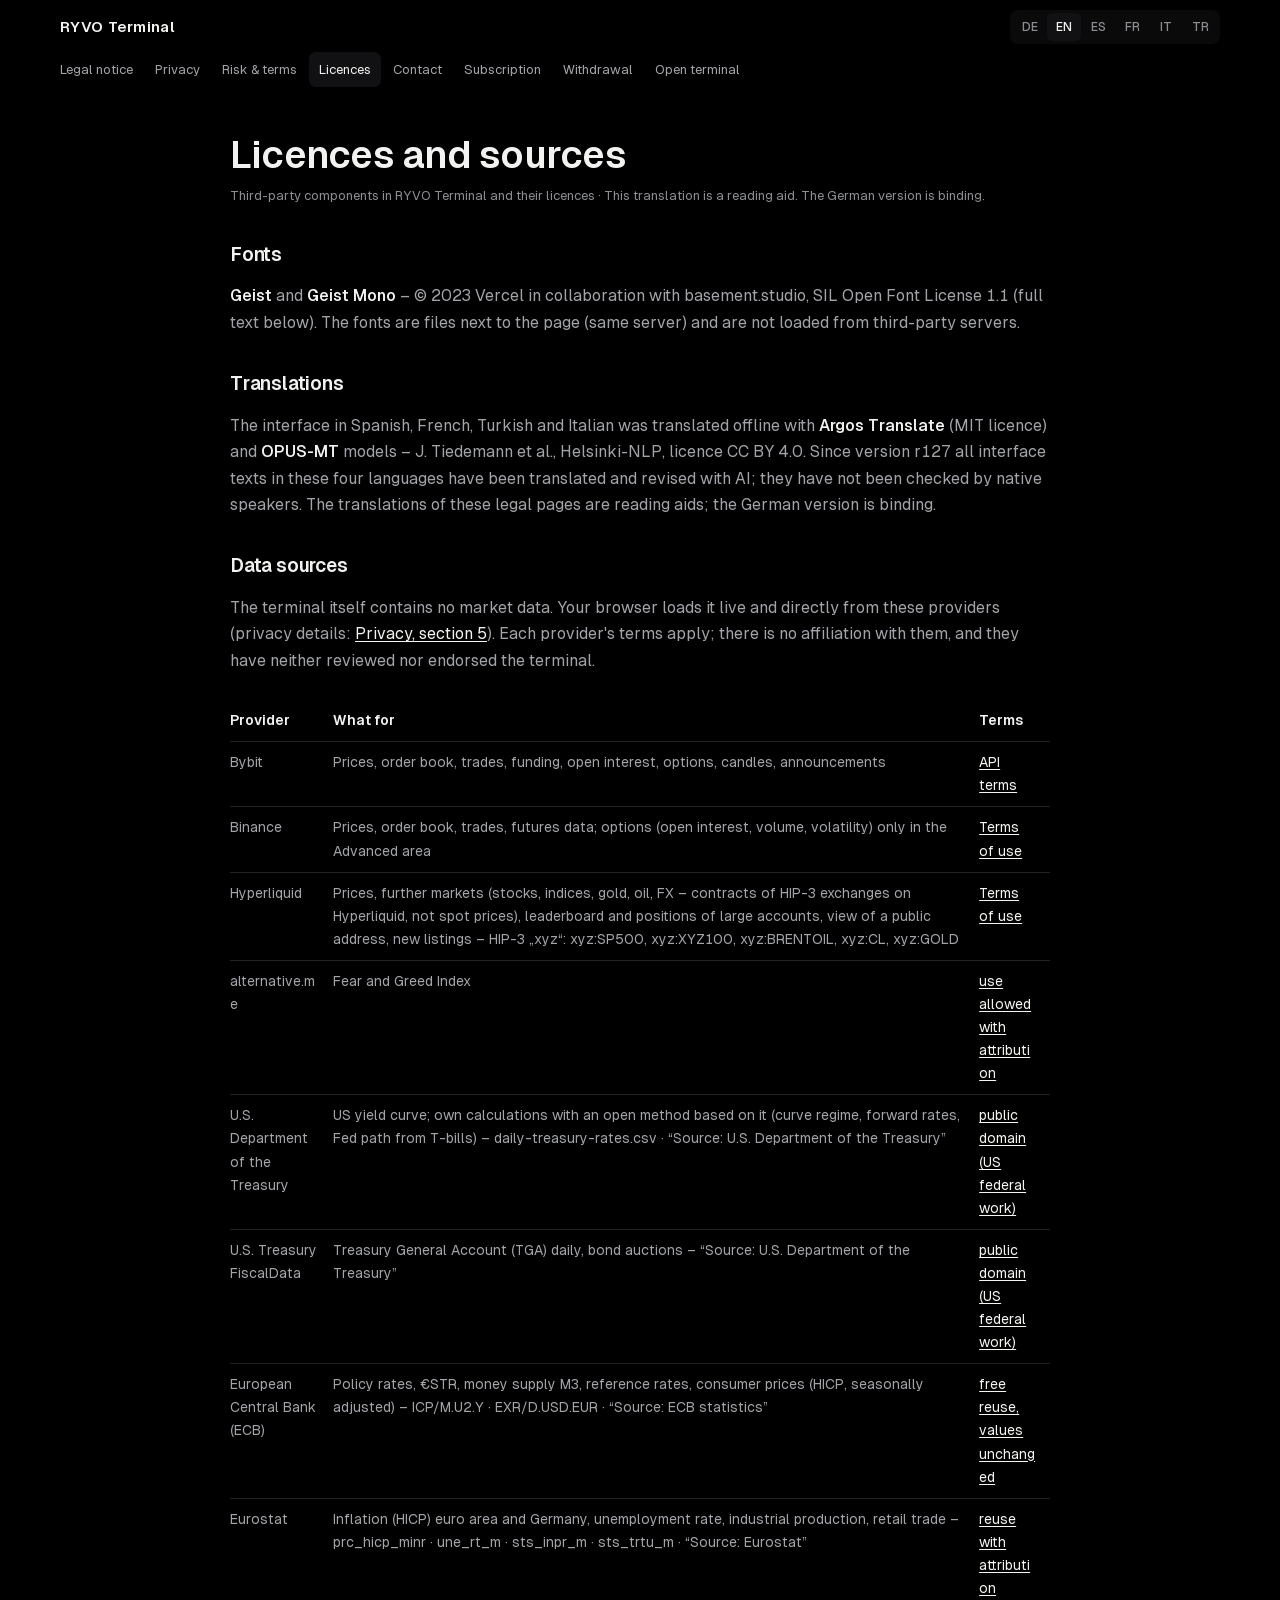
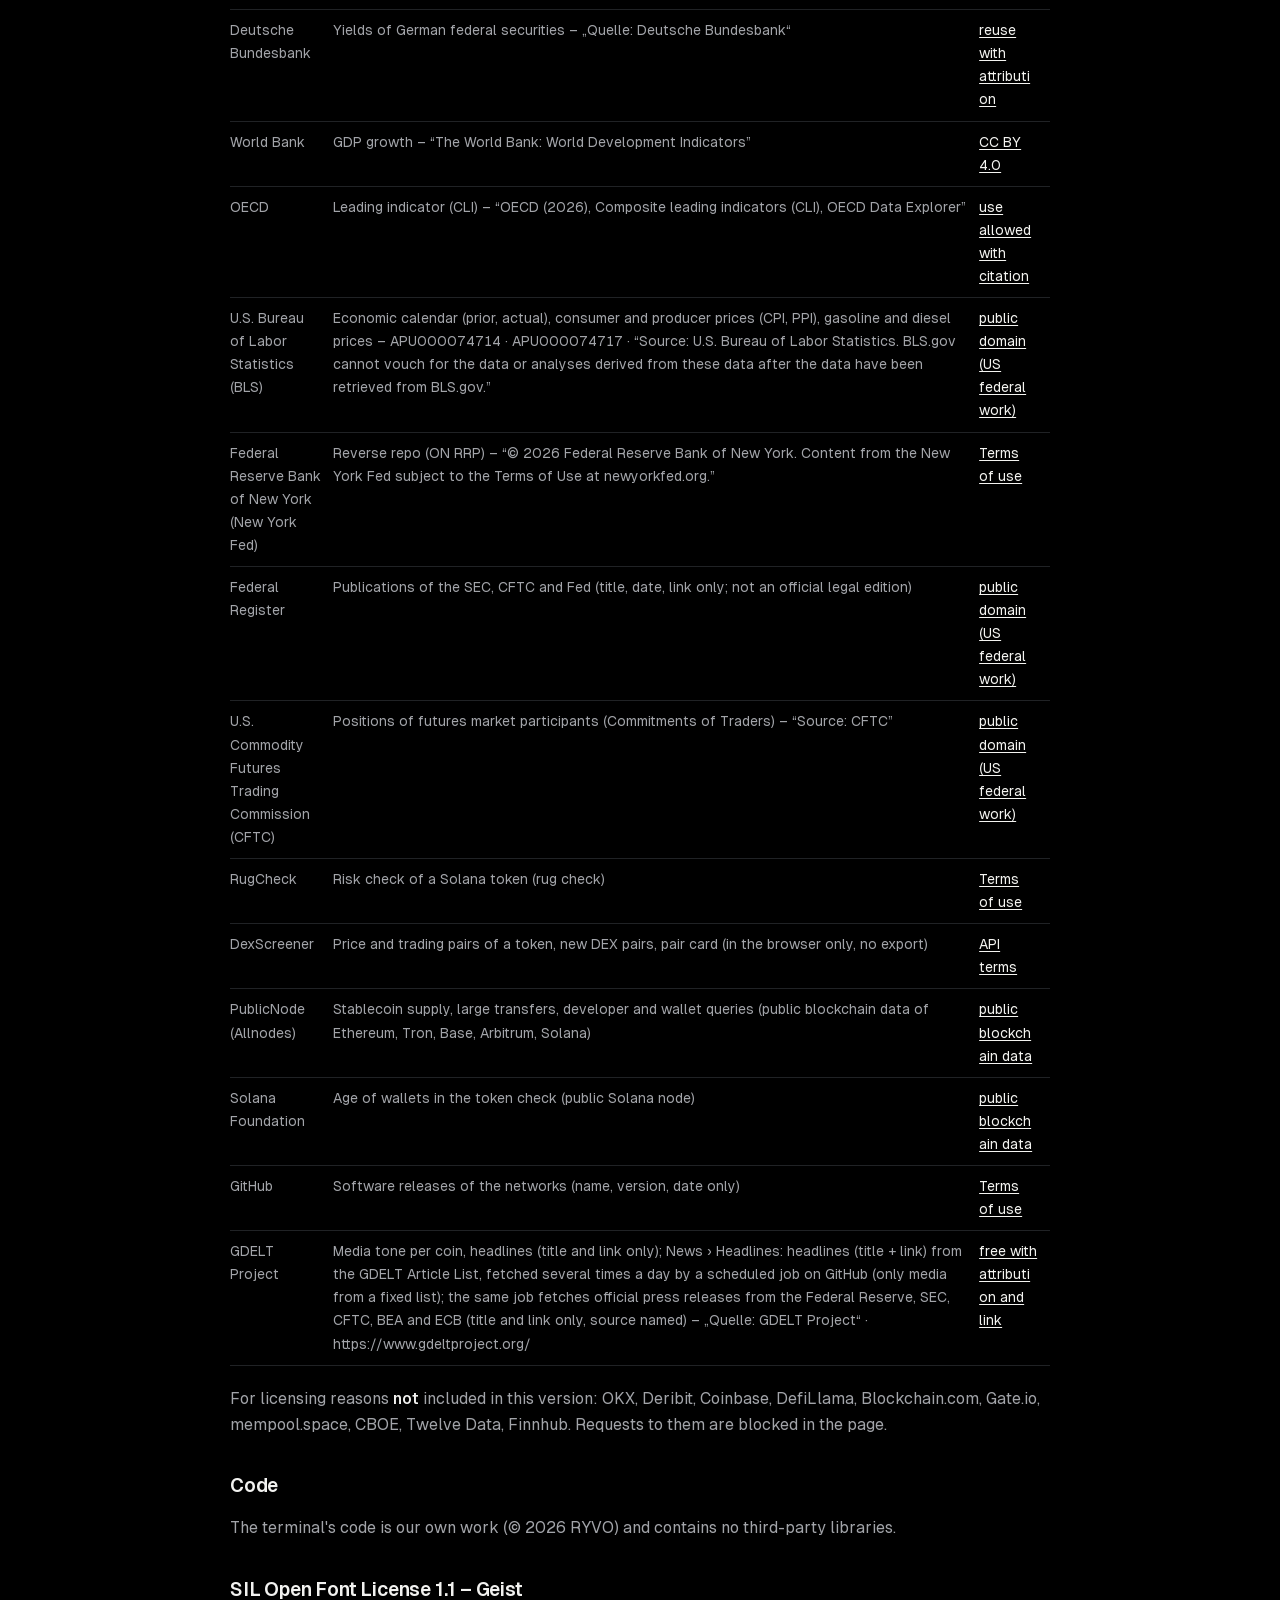
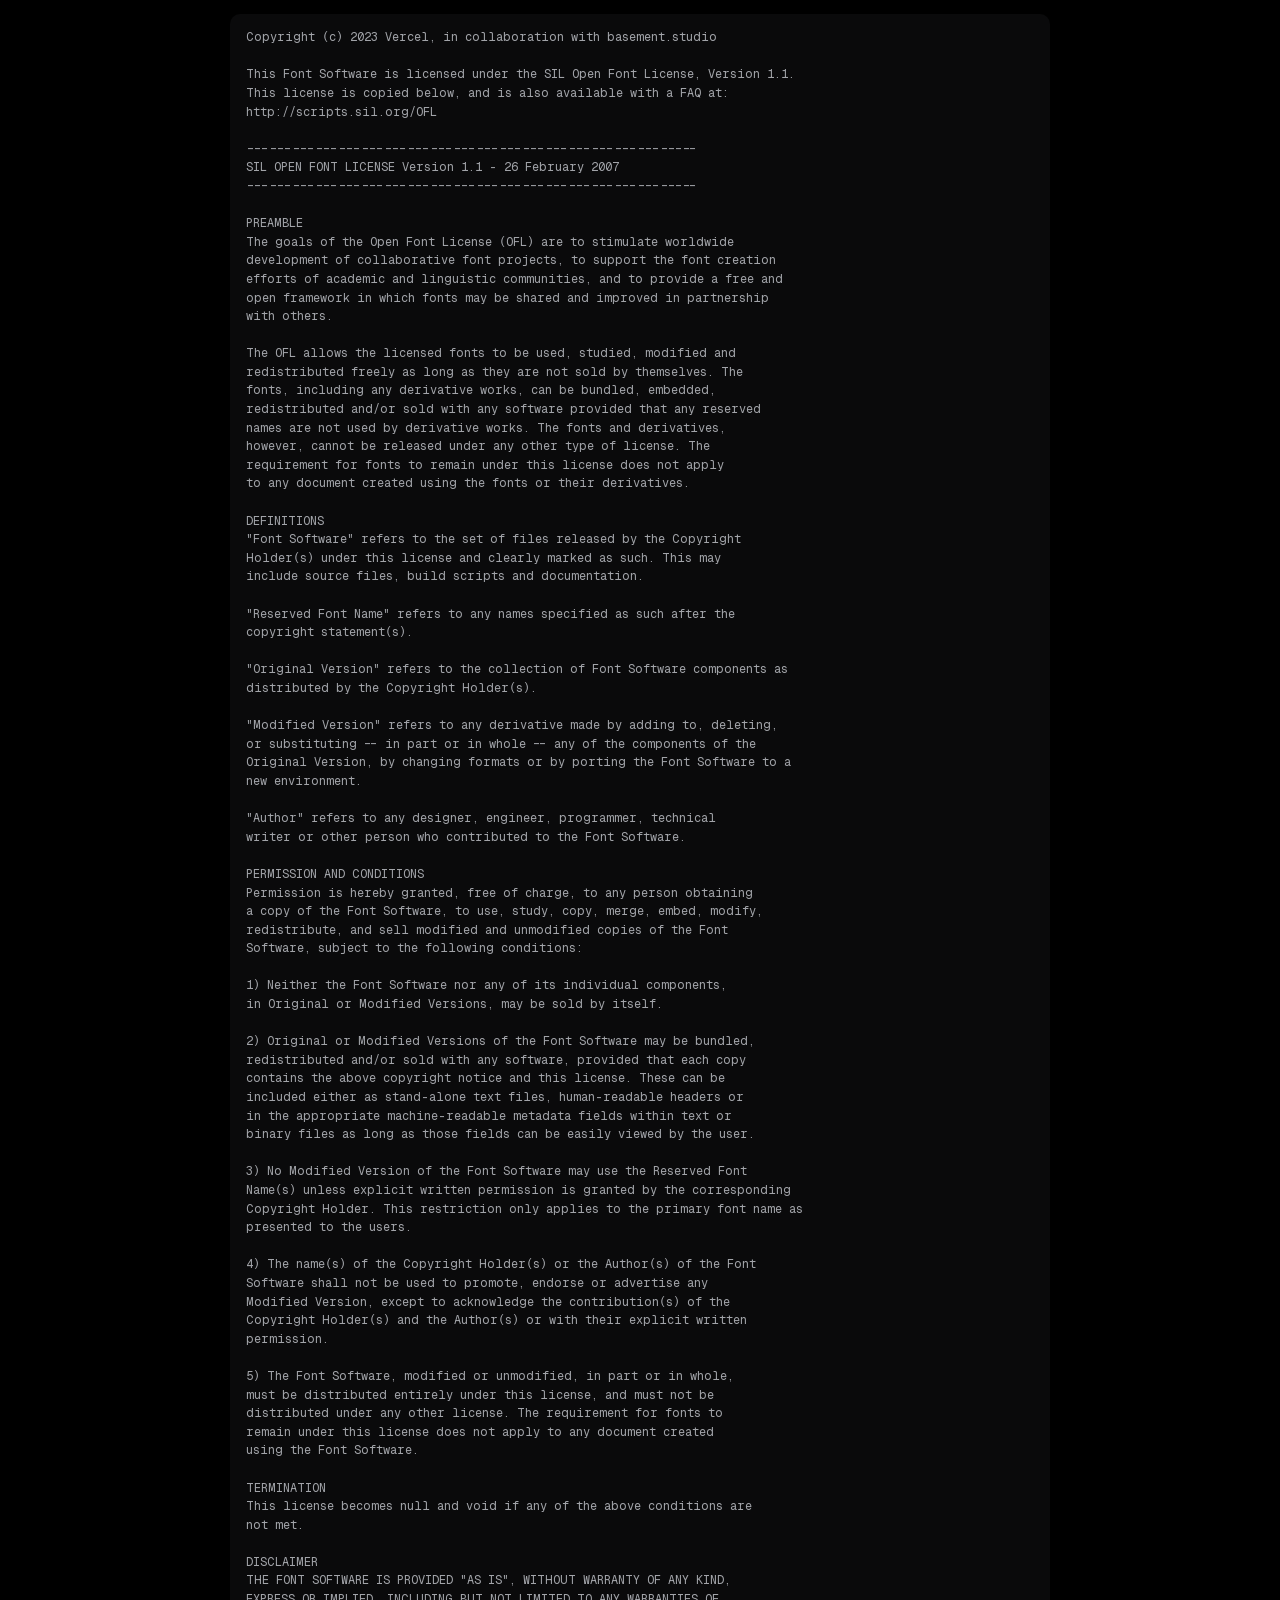
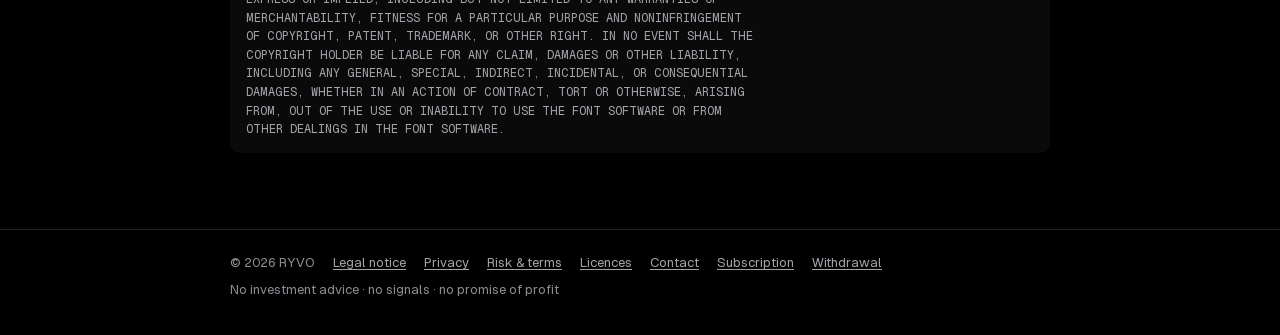
<file: recht/lizenzen.html>
<!doctype html>
<html lang="de">
<head>
<meta charset="utf-8">
<meta name="viewport" content="width=device-width, initial-scale=1, viewport-fit=cover">
<title>Lizenzen und Quellen · RYVO Terminal</title>
<meta name="titel-de" content="Lizenzen und Quellen · RYVO Terminal">
<meta name="titel-en" content="Licences and sources · RYVO Terminal">
<meta name="titel-es" content="Licencias y fuentes · RYVO Terminal">
<meta name="titel-fr" content="Licences et sources · RYVO Terminal">
<meta name="titel-it" content="Licenze e fonti · RYVO Terminal">
<meta name="titel-tr" content="Lisanslar ve kaynaklar · RYVO Terminal">
<meta name="robots" content="noindex">
<meta name="theme-color" content="#000000">
<link rel="icon" type="image/svg+xml" href="data:image/svg+xml,%3Csvg xmlns='http://www.w3.org/2000/svg' viewBox='0 0 64 64'%3E%3Cdefs%3E%3ClinearGradient id='h' x1='0' y1='0' x2='0' y2='1'%3E%3Cstop offset='0' stop-color='%2316171a'/%3E%3Cstop offset='1' stop-color='%23050506'/%3E%3C/linearGradient%3E%3C/defs%3E%3Crect width='64' height='64' rx='15' fill='url(%23h)'/%3E%3Cpath d='M17 19 L32 44 L47 19' fill='none' stroke='%23f4f4f1' stroke-width='5.5' stroke-linecap='round' stroke-linejoin='round'/%3E%3Ccircle cx='32' cy='44' r='7' fill='%230b0b0d'/%3E%3Ccircle cx='32' cy='44' r='4.6' fill='%23ffffff'/%3E%3C/svg%3E">
<link rel="stylesheet" href="recht.css">
<script>(function(){var L=["de", "en", "es", "fr", "it", "tr"],s='de';try{var q=new URLSearchParams(location.search).get('lang'),m=localStorage.getItem('profi.sprache'),n=(navigator.languages||[navigator.language||'']).map(function(x){return String(x).slice(0,2).toLowerCase()}).filter(function(x){return L.indexOf(x)>=0})[0];s=L.indexOf(q)>=0?q:L.indexOf(m)>=0?m:n||'en';}catch(e){}document.documentElement.setAttribute('data-sprache',s);document.documentElement.lang=s;})();</script>
<noscript><style>[data-sprache-block][hidden] { display: block !important; margin-top: 56px; }</style></noscript>
</head>
<body>
<a class="sprung" href="#inhalt"><span data-l="de" lang="de">Zum Inhalt</span><span data-l="en" lang="en" hidden>Skip to content</span><span data-l="es" lang="es" hidden>Ir al contenido</span><span data-l="fr" lang="fr" hidden>Aller au contenu</span><span data-l="it" lang="it" hidden>Vai al contenuto</span><span data-l="tr" lang="tr" hidden>İçeriğe geç</span></a>
<header><div class="rahmen">
  <a class="marke" href="../start/">RYVO Terminal</a>
  <nav aria-label="Rechtliches / Legal">
    <a href="impressum.html"><span data-l="de" lang="de">Impressum</span><span data-l="en" lang="en" hidden>Legal notice</span><span data-l="es" lang="es" hidden>Aviso legal</span><span data-l="fr" lang="fr" hidden>Mentions légales</span><span data-l="it" lang="it" hidden>Note legali</span><span data-l="tr" lang="tr" hidden>Yasal bilgiler</span></a><a href="datenschutz.html"><span data-l="de" lang="de">Datenschutz</span><span data-l="en" lang="en" hidden>Privacy</span><span data-l="es" lang="es" hidden>Privacidad</span><span data-l="fr" lang="fr" hidden>Confidentialité</span><span data-l="it" lang="it" hidden>Privacy</span><span data-l="tr" lang="tr" hidden>Gizlilik</span></a><a href="hinweise.html"><span data-l="de" lang="de">Risiko &amp; Nutzung</span><span data-l="en" lang="en" hidden>Risk &amp; terms</span><span data-l="es" lang="es" hidden>Riesgo y condiciones</span><span data-l="fr" lang="fr" hidden>Risques et conditions</span><span data-l="it" lang="it" hidden>Rischi e condizioni</span><span data-l="tr" lang="tr" hidden>Risk ve koşullar</span></a><a href="lizenzen.html" aria-current="page"><span data-l="de" lang="de">Lizenzen</span><span data-l="en" lang="en" hidden>Licences</span><span data-l="es" lang="es" hidden>Licencias</span><span data-l="fr" lang="fr" hidden>Licences</span><span data-l="it" lang="it" hidden>Licenze</span><span data-l="tr" lang="tr" hidden>Lisanslar</span></a><a href="kontakt.html"><span data-l="de" lang="de">Kontakt</span><span data-l="en" lang="en" hidden>Contact</span><span data-l="es" lang="es" hidden>Contacto</span><span data-l="fr" lang="fr" hidden>Contact</span><span data-l="it" lang="it" hidden>Contatti</span><span data-l="tr" lang="tr" hidden>İletişim</span></a><a href="abo.html"><span data-l="de" lang="de">Abo</span><span data-l="en" lang="en" hidden>Subscription</span><span data-l="es" lang="es" hidden>Suscripción</span><span data-l="fr" lang="fr" hidden>Abonnement</span><span data-l="it" lang="it" hidden>Abbonamento</span><span data-l="tr" lang="tr" hidden>Abonelik</span></a><a href="widerruf.html"><span data-l="de" lang="de">Widerruf</span><span data-l="en" lang="en" hidden>Withdrawal</span><span data-l="es" lang="es" hidden>Desistimiento</span><span data-l="fr" lang="fr" hidden>Rétractation</span><span data-l="it" lang="it" hidden>Recesso</span><span data-l="tr" lang="tr" hidden>Cayma</span></a>
    <a href="../"><span data-l="de" lang="de">Terminal öffnen</span><span data-l="en" lang="en" hidden>Open terminal</span><span data-l="es" lang="es" hidden>Abrir el terminal</span><span data-l="fr" lang="fr" hidden>Ouvrir le terminal</span><span data-l="it" lang="it" hidden>Apri il terminale</span><span data-l="tr" lang="tr" hidden>Terminali aç</span></a>
  </nav>
  <span class="sprache" role="group" aria-label="Sprache / Language"><button type="button" data-sprache="de" lang="de" aria-pressed="true">DE</button><button type="button" data-sprache="en" lang="en" aria-pressed="false">EN</button><button type="button" data-sprache="es" lang="es" aria-pressed="false">ES</button><button type="button" data-sprache="fr" lang="fr" aria-pressed="false">FR</button><button type="button" data-sprache="it" lang="it" aria-pressed="false">IT</button><button type="button" data-sprache="tr" lang="tr" aria-pressed="false">TR</button></span>
</div></header>
<main id="inhalt" class="rahmen">
<!-- Erzeugt von deep/teilen/recht.py aus deep/teilen/start/recht/ – nicht von Hand ändern. --><!-- r143 W11 --><!-- r144 W12 --><!-- r145 W7 --><!-- r146 W13 -->
<div data-sprache-block="de" lang="de">
<h1>Lizenzen und Quellen</h1>
<p class="stand">Fremde Bestandteile im RYVO Terminal und ihre Lizenzen</p>
<h2>Schriften</h2>
<p><b>Geist</b> und <b>Geist Mono</b> – © 2023 Vercel in Zusammenarbeit mit basement.studio, SIL Open Font License 1.1 (vollständiger Text unten). Die Schriften liegen als Dateien bei der Seite (gleicher Server) und werden nicht von fremden Servern geladen.</p>
<h2>Übersetzungen</h2>
<p>Die Oberfläche in Spanisch, Französisch, Türkisch und Italienisch wurde offline mit <b>Argos Translate</b> (MIT-Lizenz) und <b>OPUS-MT</b>-Modellen übersetzt – J. Tiedemann u. a., Helsinki-NLP, Lizenz CC BY 4.0. Seit Fassung r127 werden alle Texte der Oberfläche in diesen vier Sprachen mit KI übersetzt und überarbeitet; Muttersprachler haben sie nicht geprüft. Die Übersetzungen dieser Rechtsseiten sind Lese-Hilfen; maßgeblich ist die deutsche Fassung.</p>
<h2>Datenquellen</h2>
<p>Das Terminal enthält selbst keine Marktdaten. Dein Browser lädt sie live und direkt von diesen Anbietern (Einzelheiten zum Datenschutz: <a href="datenschutz.html">Datenschutz, Abschnitt 5</a>). Es gelten jeweils die Bedingungen der Anbieter; es besteht keine Verbindung zu ihnen, und sie haben das Terminal weder geprüft noch empfohlen.</p>
<div class="tabelle" tabindex="0" role="region" aria-label="Anbieter"><table>
  <tr><th scope="col">Anbieter</th><th scope="col">Wofür</th><th scope="col">Bedingungen</th></tr>
  <tr><td>Bybit</td><td>Kurse, Orderbuch, Trades, Funding, offene Positionen, Optionen, Kerzen, Ankündigungen</td><td><a href="https://www.bybit.com/en/legal/service-specific-terms/API-Terms" rel="noopener">API-Bedingungen</a></td></tr>
  <tr><td>Binance</td><td>Kurse, Orderbuch, Trades, Futures-Daten; Optionen (offene Positionen, Umsatz, Volatilität) nur im Bereich Fortgeschritten</td><td><a href="https://www.binance.com/en/terms" rel="noopener">Nutzungsbedingungen</a></td></tr>
  <tr><td>Hyperliquid</td><td>Kurse, weitere Märkte (Aktien, Indizes, Gold, Öl, Devisen – Kontrakte der HIP-3-Börsen auf Hyperliquid, keine Spotpreise), Rangliste und Positionen großer Konten, Ansicht einer öffentlichen Adresse, neue Listungen – HIP-3 „xyz“: xyz:SP500, xyz:XYZ100, xyz:BRENTOIL, xyz:CL, xyz:GOLD</td><td><a href="https://app.hyperliquid.xyz/terms" rel="noopener">Nutzungsbedingungen</a></td></tr>
  <tr><td>alternative.me</td><td>Angst-und-Gier-Index</td><td><a href="https://alternative.me/crypto/fear-and-greed-index/" rel="noopener">Nutzung mit Quellenangabe erlaubt</a></td></tr>
  <tr><td>U.S. Department of the Treasury</td><td>US-Zinskurve; daraus eigene Rechnungen mit offener Methode (Kurven-Regime, Terminzinsen, Fed-Pfad aus den T-Bills) – daily-treasury-rates.csv · “Source: U.S. Department of the Treasury”</td><td><a href="https://home.treasury.gov/policy-issues/financing-the-government/interest-rate-statistics" rel="noopener">gemeinfrei (US-Bundeswerk)</a></td></tr>
  <tr><td>U.S. Treasury FiscalData</td><td>Guthaben des US-Finanzministeriums (TGA) täglich, Anleihe-Auktionen – “Source: U.S. Department of the Treasury”</td><td><a href="https://fiscaldata.treasury.gov/api-documentation/" rel="noopener">gemeinfrei (US-Bundeswerk)</a></td></tr>
  <tr><td>Europäische Zentralbank (EZB)</td><td>Leitzinsen, €STR, Geldmenge M3, Referenzkurse, Verbraucherpreise (HVPI, saisonbereinigt) – ICP/M.U2.Y · EXR/D.USD.EUR · “Source: ECB statistics”</td><td><a href="https://www.ecb.europa.eu/stats/ecb_statistics/governance_and_quality_framework/html/usage_policy.en.html" rel="noopener">Wiederverwendung frei, Werte unverändert</a></td></tr>
  <tr><td>Eurostat</td><td>Inflation (HVPI) Euro-Raum und Deutschland, Arbeitslosenquote, Industrieproduktion, Einzelhandel – prc_hicp_minr · une_rt_m · sts_inpr_m · sts_trtu_m · “Source: Eurostat”</td><td><a href="https://ec.europa.eu/eurostat/help/copyright-notice" rel="noopener">Wiederverwendung mit Quellenangabe</a></td></tr>
  <tr><td>Deutsche Bundesbank</td><td>Renditen von Bundeswertpapieren – „Quelle: Deutsche Bundesbank“</td><td><a href="https://www.bundesbank.de/en/homepage/user-information/terms-of-use-regarding-the-reuse-of-escb-statistics-621188" rel="noopener">Wiederverwendung mit Quellenangabe</a></td></tr>
  <tr><td>World Bank</td><td>BIP-Wachstum – “The World Bank: World Development Indicators”</td><td><a href="https://www.worldbank.org/ext/en/legal/terms-conditions/datasets" rel="noopener">CC BY 4.0</a></td></tr>
  <tr><td>OECD</td><td>Frühindikator (CLI) – “OECD (2026), Composite leading indicators (CLI), OECD Data Explorer”</td><td><a href="https://www.oecd.org/en/about/terms-conditions.html" rel="noopener">Nutzung mit Zitat erlaubt</a></td></tr>
  <tr><td>U.S. Bureau of Labor Statistics (BLS)</td><td>Wirtschaftskalender (Vorwert, Ist), Verbraucher- und Erzeugerpreise (CPI, PPI), Benzin- und Dieselpreise – APU000074714 · APU000074717 · “Source: U.S. Bureau of Labor Statistics. BLS.gov cannot vouch for the data or analyses derived from these data after the data have been retrieved from BLS.gov.”</td><td><a href="https://www.bls.gov/developers/termsOfService.htm" rel="noopener">gemeinfrei (US-Bundeswerk)</a></td></tr>
  <tr><td>Federal Reserve Bank of New York (New York Fed)</td><td>Reverse Repo (ON RRP) – “© 2026 Federal Reserve Bank of New York. Content from the New York Fed subject to the Terms of Use at newyorkfed.org.”</td><td><a href="https://www.newyorkfed.org/privacy/termsofuse" rel="noopener">Nutzungsbedingungen</a></td></tr>
  <tr><td>Federal Register</td><td>Veröffentlichungen von SEC, CFTC und Fed (nur Titel, Datum, Link; keine amtliche Rechtsfassung)</td><td><a href="https://www.federalregister.gov/developers/documentation/api/v1" rel="noopener">gemeinfrei (US-Bundeswerk)</a></td></tr>
  <tr><td>U.S. Commodity Futures Trading Commission (CFTC)</td><td>Positionen der Terminmarkt-Teilnehmer (Commitments of Traders) – “Source: CFTC”</td><td><a href="https://www.cftc.gov/webpolicy/index.htm" rel="noopener">gemeinfrei (US-Bundeswerk)</a></td></tr>
  <tr><td>RugCheck</td><td>Risiko-Prüfung eines Solana-Tokens (Rug-Check)</td><td><a href="https://rugcheck.xyz/" rel="noopener">Nutzungsbedingungen</a></td></tr>
  <tr><td>DexScreener</td><td>Preis und Handelspaare eines Tokens, neue DEX-Paare, Paar-Karte (nur im Browser, kein Export)</td><td><a href="https://docs.dexscreener.com/api/api-terms-and-conditions" rel="noopener">API-Bedingungen</a></td></tr>
  <tr><td>PublicNode (Allnodes)</td><td>Stablecoin-Menge, große Überweisungen, Entwickler- und Wallet-Abfragen (öffentliche Blockchain-Daten von Ethereum, Tron, Base, Arbitrum, Solana)</td><td><a href="https://www.publicnode.com/terms" rel="noopener">öffentliche Blockchain-Daten</a></td></tr>
  <tr><td>Solana Foundation</td><td>Alter von Wallets bei der Token-Prüfung (öffentlicher Solana-Knoten)</td><td><a href="https://solana.com/tos" rel="noopener">öffentliche Blockchain-Daten</a></td></tr>
  <tr><td>GitHub</td><td>Software-Releases der Netze (nur Name, Version, Datum)</td><td><a href="https://docs.github.com/en/site-policy/github-terms/github-terms-of-service" rel="noopener">Nutzungsbedingungen</a></td></tr>
  <tr><td>GDELT Project</td><td>Medien-Ton je Coin, Schlagzeilen (nur Titel und Link); News › Schlagzeilen: Schlagzeilen (Titel + Link) aus der GDELT Article List, mehrmals täglich von einem Zeitplan-Job auf GitHub geholt (nur Medien einer festen Liste); derselbe Job holt amtliche Pressemitteilungen von Federal Reserve, SEC, CFTC, BEA und EZB (nur Titel und Link, Quelle genannt) – „Quelle: GDELT Project“ · https://www.gdeltproject.org/</td><td><a href="https://www.gdeltproject.org/about.html" rel="noopener">frei mit Quellenangabe und Link</a></td></tr>
</table></div>
<p>Aus Lizenzgründen in dieser Fassung <b>nicht</b> enthalten: OKX, Deribit, Coinbase, DefiLlama, Blockchain.com, Gate.io, mempool.space, CBOE, Twelve Data, Finnhub. Abrufe dorthin sind in der Seite gesperrt.</p>
<h2>Programmcode</h2>
<p>Der Programmcode des Terminals ist eigene Arbeit (© 2026 RYVO) und enthält keine fremden Programm-Bibliotheken.</p>
</div>
<div data-sprache-block="en" lang="en" hidden>
<h1>Licences and sources</h1>
<p class="stand">Third-party components in RYVO Terminal and their licences · This translation is a reading aid. The German version is binding.</p>
<h2>Fonts</h2>
<p><b>Geist</b> and <b>Geist Mono</b> – © 2023 Vercel in collaboration with basement.studio, SIL Open Font License 1.1 (full text below). The fonts are files next to the page (same server) and are not loaded from third-party servers.</p>
<h2>Translations</h2>
<p>The interface in Spanish, French, Turkish and Italian was translated offline with <b>Argos Translate</b> (MIT licence) and <b>OPUS-MT</b> models – J. Tiedemann et al., Helsinki-NLP, licence CC BY 4.0. Since version r127 all interface texts in these four languages have been translated and revised with AI; they have not been checked by native speakers. The translations of these legal pages are reading aids; the German version is binding.</p>
<h2>Data sources</h2>
<p>The terminal itself contains no market data. Your browser loads it live and directly from these providers (privacy details: <a href="datenschutz.html">Privacy, section 5</a>). Each provider's terms apply; there is no affiliation with them, and they have neither reviewed nor endorsed the terminal.</p>
<div class="tabelle" tabindex="0" role="region" aria-label="Provider"><table>
  <tr><th scope="col">Provider</th><th scope="col">What for</th><th scope="col">Terms</th></tr>
  <tr><td>Bybit</td><td>Prices, order book, trades, funding, open interest, options, candles, announcements</td><td><a href="https://www.bybit.com/en/legal/service-specific-terms/API-Terms" rel="noopener">API terms</a></td></tr>
  <tr><td>Binance</td><td>Prices, order book, trades, futures data; options (open interest, volume, volatility) only in the Advanced area</td><td><a href="https://www.binance.com/en/terms" rel="noopener">Terms of use</a></td></tr>
  <tr><td>Hyperliquid</td><td>Prices, further markets (stocks, indices, gold, oil, FX – contracts of HIP-3 exchanges on Hyperliquid, not spot prices), leaderboard and positions of large accounts, view of a public address, new listings – HIP-3 „xyz“: xyz:SP500, xyz:XYZ100, xyz:BRENTOIL, xyz:CL, xyz:GOLD</td><td><a href="https://app.hyperliquid.xyz/terms" rel="noopener">Terms of use</a></td></tr>
  <tr><td>alternative.me</td><td>Fear and Greed Index</td><td><a href="https://alternative.me/crypto/fear-and-greed-index/" rel="noopener">use allowed with attribution</a></td></tr>
  <tr><td>U.S. Department of the Treasury</td><td>US yield curve; own calculations with an open method based on it (curve regime, forward rates, Fed path from T-bills) – daily-treasury-rates.csv · “Source: U.S. Department of the Treasury”</td><td><a href="https://home.treasury.gov/policy-issues/financing-the-government/interest-rate-statistics" rel="noopener">public domain (US federal work)</a></td></tr>
  <tr><td>U.S. Treasury FiscalData</td><td>Treasury General Account (TGA) daily, bond auctions – “Source: U.S. Department of the Treasury”</td><td><a href="https://fiscaldata.treasury.gov/api-documentation/" rel="noopener">public domain (US federal work)</a></td></tr>
  <tr><td>European Central Bank (ECB)</td><td>Policy rates, €STR, money supply M3, reference rates, consumer prices (HICP, seasonally adjusted) – ICP/M.U2.Y · EXR/D.USD.EUR · “Source: ECB statistics”</td><td><a href="https://www.ecb.europa.eu/stats/ecb_statistics/governance_and_quality_framework/html/usage_policy.en.html" rel="noopener">free reuse, values unchanged</a></td></tr>
  <tr><td>Eurostat</td><td>Inflation (HICP) euro area and Germany, unemployment rate, industrial production, retail trade – prc_hicp_minr · une_rt_m · sts_inpr_m · sts_trtu_m · “Source: Eurostat”</td><td><a href="https://ec.europa.eu/eurostat/help/copyright-notice" rel="noopener">reuse with attribution</a></td></tr>
  <tr><td>Deutsche Bundesbank</td><td>Yields of German federal securities – „Quelle: Deutsche Bundesbank“</td><td><a href="https://www.bundesbank.de/en/homepage/user-information/terms-of-use-regarding-the-reuse-of-escb-statistics-621188" rel="noopener">reuse with attribution</a></td></tr>
  <tr><td>World Bank</td><td>GDP growth – “The World Bank: World Development Indicators”</td><td><a href="https://www.worldbank.org/ext/en/legal/terms-conditions/datasets" rel="noopener">CC BY 4.0</a></td></tr>
  <tr><td>OECD</td><td>Leading indicator (CLI) – “OECD (2026), Composite leading indicators (CLI), OECD Data Explorer”</td><td><a href="https://www.oecd.org/en/about/terms-conditions.html" rel="noopener">use allowed with citation</a></td></tr>
  <tr><td>U.S. Bureau of Labor Statistics (BLS)</td><td>Economic calendar (prior, actual), consumer and producer prices (CPI, PPI), gasoline and diesel prices – APU000074714 · APU000074717 · “Source: U.S. Bureau of Labor Statistics. BLS.gov cannot vouch for the data or analyses derived from these data after the data have been retrieved from BLS.gov.”</td><td><a href="https://www.bls.gov/developers/termsOfService.htm" rel="noopener">public domain (US federal work)</a></td></tr>
  <tr><td>Federal Reserve Bank of New York (New York Fed)</td><td>Reverse repo (ON RRP) – “© 2026 Federal Reserve Bank of New York. Content from the New York Fed subject to the Terms of Use at newyorkfed.org.”</td><td><a href="https://www.newyorkfed.org/privacy/termsofuse" rel="noopener">Terms of use</a></td></tr>
  <tr><td>Federal Register</td><td>Publications of the SEC, CFTC and Fed (title, date, link only; not an official legal edition)</td><td><a href="https://www.federalregister.gov/developers/documentation/api/v1" rel="noopener">public domain (US federal work)</a></td></tr>
  <tr><td>U.S. Commodity Futures Trading Commission (CFTC)</td><td>Positions of futures market participants (Commitments of Traders) – “Source: CFTC”</td><td><a href="https://www.cftc.gov/webpolicy/index.htm" rel="noopener">public domain (US federal work)</a></td></tr>
  <tr><td>RugCheck</td><td>Risk check of a Solana token (rug check)</td><td><a href="https://rugcheck.xyz/" rel="noopener">Terms of use</a></td></tr>
  <tr><td>DexScreener</td><td>Price and trading pairs of a token, new DEX pairs, pair card (in the browser only, no export)</td><td><a href="https://docs.dexscreener.com/api/api-terms-and-conditions" rel="noopener">API terms</a></td></tr>
  <tr><td>PublicNode (Allnodes)</td><td>Stablecoin supply, large transfers, developer and wallet queries (public blockchain data of Ethereum, Tron, Base, Arbitrum, Solana)</td><td><a href="https://www.publicnode.com/terms" rel="noopener">public blockchain data</a></td></tr>
  <tr><td>Solana Foundation</td><td>Age of wallets in the token check (public Solana node)</td><td><a href="https://solana.com/tos" rel="noopener">public blockchain data</a></td></tr>
  <tr><td>GitHub</td><td>Software releases of the networks (name, version, date only)</td><td><a href="https://docs.github.com/en/site-policy/github-terms/github-terms-of-service" rel="noopener">Terms of use</a></td></tr>
  <tr><td>GDELT Project</td><td>Media tone per coin, headlines (title and link only); News › Headlines: headlines (title + link) from the GDELT Article List, fetched several times a day by a scheduled job on GitHub (only media from a fixed list); the same job fetches official press releases from the Federal Reserve, SEC, CFTC, BEA and ECB (title and link only, source named) – „Quelle: GDELT Project“ · https://www.gdeltproject.org/</td><td><a href="https://www.gdeltproject.org/about.html" rel="noopener">free with attribution and link</a></td></tr>
</table></div>
<p>For licensing reasons <b>not</b> included in this version: OKX, Deribit, Coinbase, DefiLlama, Blockchain.com, Gate.io, mempool.space, CBOE, Twelve Data, Finnhub. Requests to them are blocked in the page.</p>
<h2>Code</h2>
<p>The terminal's code is our own work (© 2026 RYVO) and contains no third-party libraries.</p>
</div>
<div data-sprache-block="es" lang="es" hidden>
<h1>Licencias y fuentes</h1>
<p class="stand">Componentes de terceros en RYVO Terminal y sus licencias · Esta traducción es una ayuda de lectura. La versión alemana es la que prevalece.</p>
<h2>Fuentes tipográficas</h2>
<p><b>Geist</b> y <b>Geist Mono</b> – © 2023 Vercel en colaboración con basement.studio, SIL Open Font License 1.1 (texto completo abajo). Las fuentes son archivos que están junto a la página (mismo servidor) y no se cargan desde servidores ajenos.</p>
<h2>Traducciones</h2>
<p>La interfaz en español, francés, turco e italiano se tradujo sin conexión con <b>Argos Translate</b> (licencia MIT) y modelos <b>OPUS-MT</b> – J. Tiedemann y otros, Helsinki-NLP, licencia CC BY 4.0. Desde la versión r127, todos los textos de la interfaz en estos cuatro idiomas se traducen y revisan con IA; no los han revisado hablantes nativos. Las traducciones de estas páginas legales son ayudas de lectura; prevalece la versión alemana.</p>
<h2>Fuentes de datos</h2>
<p>El terminal no contiene datos de mercado propios. Tu navegador los carga en vivo y directamente de estos proveedores (detalles sobre privacidad: <a href="datenschutz.html">Privacidad, apartado 5</a>). Se aplican las condiciones de cada proveedor; no existe vinculación con ellos, y no han revisado ni recomendado el terminal.</p>
<div class="tabelle" tabindex="0" role="region" aria-label="Proveedor"><table>
  <tr><th scope="col">Proveedor</th><th scope="col">Para qué</th><th scope="col">Condiciones</th></tr>
  <tr><td>Bybit</td><td>Precios, libro de órdenes, operaciones, funding, interés abierto, opciones, velas, anuncios</td><td><a href="https://www.bybit.com/en/legal/service-specific-terms/API-Terms" rel="noopener">Condiciones de la API</a></td></tr>
  <tr><td>Binance</td><td>Precios, libro de órdenes, operaciones, datos de futuros; opciones (interés abierto, volumen, volatilidad) solo en el área Avanzado</td><td><a href="https://www.binance.com/en/terms" rel="noopener">Condiciones de uso</a></td></tr>
  <tr><td>Hyperliquid</td><td>Precios, otros mercados (acciones, índices, oro, petróleo, divisas: contratos de las bolsas HIP-3 en Hyperliquid, no precios al contado), clasificación y posiciones de grandes cuentas, vista de una dirección pública, nuevos listados – HIP-3 „xyz“: xyz:SP500, xyz:XYZ100, xyz:BRENTOIL, xyz:CL, xyz:GOLD</td><td><a href="https://app.hyperliquid.xyz/terms" rel="noopener">Condiciones de uso</a></td></tr>
  <tr><td>alternative.me</td><td>Índice de miedo y codicia</td><td><a href="https://alternative.me/crypto/fear-and-greed-index/" rel="noopener">uso permitido citando la fuente</a></td></tr>
  <tr><td>U.S. Department of the Treasury</td><td>Curva de tipos de EE. UU.; cálculos propios con método abierto a partir de ella (régimen de la curva, tipos a plazo, senda de la Fed según las T-bills) – daily-treasury-rates.csv · “Source: U.S. Department of the Treasury”</td><td><a href="https://home.treasury.gov/policy-issues/financing-the-government/interest-rate-statistics" rel="noopener">dominio público (obra federal de EE. UU.)</a></td></tr>
  <tr><td>U.S. Treasury FiscalData</td><td>Cuenta general del Tesoro de EE. UU. (TGA) diaria, subastas de bonos – “Source: U.S. Department of the Treasury”</td><td><a href="https://fiscaldata.treasury.gov/api-documentation/" rel="noopener">dominio público (obra federal de EE. UU.)</a></td></tr>
  <tr><td>Banco Central Europeo (BCE)</td><td>Tipos oficiales, €STR, masa monetaria M3, tipos de referencia, precios de consumo (IAPC, desestacionalizado) – ICP/M.U2.Y · EXR/D.USD.EUR · “Source: ECB statistics”</td><td><a href="https://www.ecb.europa.eu/stats/ecb_statistics/governance_and_quality_framework/html/usage_policy.en.html" rel="noopener">reutilización libre, valores sin modificar</a></td></tr>
  <tr><td>Eurostat</td><td>Inflación (IAPC) de la zona del euro y Alemania, tasa de paro, producción industrial, comercio minorista – prc_hicp_minr · une_rt_m · sts_inpr_m · sts_trtu_m · “Source: Eurostat”</td><td><a href="https://ec.europa.eu/eurostat/help/copyright-notice" rel="noopener">reutilización citando la fuente</a></td></tr>
  <tr><td>Deutsche Bundesbank</td><td>Rendimientos de la deuda pública alemana – „Quelle: Deutsche Bundesbank“</td><td><a href="https://www.bundesbank.de/en/homepage/user-information/terms-of-use-regarding-the-reuse-of-escb-statistics-621188" rel="noopener">reutilización citando la fuente</a></td></tr>
  <tr><td>World Bank</td><td>Crecimiento del PIB – “The World Bank: World Development Indicators”</td><td><a href="https://www.worldbank.org/ext/en/legal/terms-conditions/datasets" rel="noopener">CC BY 4.0</a></td></tr>
  <tr><td>OECD</td><td>Indicador adelantado (CLI) – “OECD (2026), Composite leading indicators (CLI), OECD Data Explorer”</td><td><a href="https://www.oecd.org/en/about/terms-conditions.html" rel="noopener">uso permitido con cita</a></td></tr>
  <tr><td>U.S. Bureau of Labor Statistics (BLS)</td><td>Calendario económico (anterior, real), precios de consumo y de producción (CPI, PPI), precios de gasolina y diésel – APU000074714 · APU000074717 · “Source: U.S. Bureau of Labor Statistics. BLS.gov cannot vouch for the data or analyses derived from these data after the data have been retrieved from BLS.gov.”</td><td><a href="https://www.bls.gov/developers/termsOfService.htm" rel="noopener">dominio público (obra federal de EE. UU.)</a></td></tr>
  <tr><td>Federal Reserve Bank of New York (New York Fed)</td><td>Repo inverso (ON RRP) – “© 2026 Federal Reserve Bank of New York. Content from the New York Fed subject to the Terms of Use at newyorkfed.org.”</td><td><a href="https://www.newyorkfed.org/privacy/termsofuse" rel="noopener">Condiciones de uso</a></td></tr>
  <tr><td>Federal Register</td><td>Publicaciones de la SEC, la CFTC y la Fed (solo título, fecha y enlace; no es una edición jurídica oficial)</td><td><a href="https://www.federalregister.gov/developers/documentation/api/v1" rel="noopener">dominio público (obra federal de EE. UU.)</a></td></tr>
  <tr><td>U.S. Commodity Futures Trading Commission (CFTC)</td><td>Posiciones de los participantes del mercado de futuros (Commitments of Traders) – “Source: CFTC”</td><td><a href="https://www.cftc.gov/webpolicy/index.htm" rel="noopener">dominio público (obra federal de EE. UU.)</a></td></tr>
  <tr><td>RugCheck</td><td>Comprobación de riesgo de un token de Solana (rug check)</td><td><a href="https://rugcheck.xyz/" rel="noopener">Condiciones de uso</a></td></tr>
  <tr><td>DexScreener</td><td>Precio y pares de un token, nuevos pares DEX, ficha del par (solo en el navegador, sin exportación)</td><td><a href="https://docs.dexscreener.com/api/api-terms-and-conditions" rel="noopener">Condiciones de la API</a></td></tr>
  <tr><td>PublicNode (Allnodes)</td><td>Oferta de stablecoins, grandes transferencias, consultas de desarrolladores y carteras (datos públicos de Ethereum, Tron, Base, Arbitrum, Solana)</td><td><a href="https://www.publicnode.com/terms" rel="noopener">datos públicos de la cadena de bloques</a></td></tr>
  <tr><td>Solana Foundation</td><td>Antigüedad de las carteras en la comprobación del token (nodo público de Solana)</td><td><a href="https://solana.com/tos" rel="noopener">datos públicos de la cadena de bloques</a></td></tr>
  <tr><td>GitHub</td><td>Versiones de software de las redes (solo nombre, versión y fecha)</td><td><a href="https://docs.github.com/en/site-policy/github-terms/github-terms-of-service" rel="noopener">Condiciones de uso</a></td></tr>
  <tr><td>GDELT Project</td><td>Tono mediático por moneda, titulares (solo título y enlace); Noticias › Titulares: titulares (título + enlace) de la GDELT Article List, obtenidos varias veces al día por una tarea programada en GitHub (solo medios de una lista fija); la misma tarea obtiene comunicados oficiales de la Federal Reserve, la SEC, la CFTC, el BEA y el BCE (solo título y enlace, con la fuente) – „Quelle: GDELT Project“ · https://www.gdeltproject.org/</td><td><a href="https://www.gdeltproject.org/about.html" rel="noopener">libre citando la fuente y con enlace</a></td></tr>
</table></div>
<p>Por motivos de licencia, en esta versión <b>no</b> se incluyen: OKX, Deribit, Coinbase, DefiLlama, Blockchain.com, Gate.io, mempool.space, CBOE, Twelve Data, Finnhub. Las consultas a ellos están bloqueadas en la página.</p>
<h2>Código</h2>
<p>El código del terminal es trabajo propio (© 2026 RYVO) y no contiene bibliotecas de terceros.</p>
</div>
<div data-sprache-block="fr" lang="fr" hidden>
<h1>Licences et sources</h1>
<p class="stand">Composants tiers de RYVO Terminal et leurs licences · Cette traduction est une aide à la lecture. Seule la version allemande fait foi.</p>
<h2>Polices</h2>
<p><b>Geist</b> et <b>Geist Mono</b> – © 2023 Vercel en collaboration avec basement.studio, SIL Open Font License 1.1 (texte intégral ci-dessous). Les polices sont des fichiers placés à côté de la page (même serveur) et ne sont pas chargées depuis des serveurs tiers.</p>
<h2>Traductions</h2>
<p>L’interface en espagnol, français, turc et italien a été traduite hors ligne avec <b>Argos Translate</b> (licence MIT) et des modèles <b>OPUS-MT</b> – J. Tiedemann et al., Helsinki-NLP, licence CC BY 4.0. Depuis la version r127, tous les textes de l’interface dans ces quatre langues sont traduits et révisés par IA ; ils n’ont pas été relus par des locuteurs natifs. Les traductions de ces pages légales sont des aides à la lecture ; seule la version allemande fait foi.</p>
<h2>Sources de données</h2>
<p>Le terminal ne contient lui-même aucune donnée de marché. Votre navigateur les charge en direct, directement auprès de ces fournisseurs (détails sur la confidentialité : <a href="datenschutz.html">Confidentialité, section 5</a>). Les conditions de chaque fournisseur s’appliquent ; il n’existe aucun lien avec eux et ils n’ont ni vérifié ni recommandé le terminal.</p>
<div class="tabelle" tabindex="0" role="region" aria-label="Fournisseur"><table>
  <tr><th scope="col">Fournisseur</th><th scope="col">Pour quoi</th><th scope="col">Conditions</th></tr>
  <tr><td>Bybit</td><td>Cours, carnet d’ordres, transactions, funding, positions ouvertes, options, bougies, annonces</td><td><a href="https://www.bybit.com/en/legal/service-specific-terms/API-Terms" rel="noopener">Conditions de l’API</a></td></tr>
  <tr><td>Binance</td><td>Cours, carnet d’ordres, transactions, données de futures ; options (positions ouvertes, volume, volatilité) uniquement dans la zone Avancé</td><td><a href="https://www.binance.com/en/terms" rel="noopener">Conditions d’utilisation</a></td></tr>
  <tr><td>Hyperliquid</td><td>Cours, autres marchés (actions, indices, or, pétrole, devises – contrats des bourses HIP-3 sur Hyperliquid, pas des prix au comptant), classement et positions des grands comptes, vue d’une adresse publique, nouvelles cotations – HIP-3 „xyz“: xyz:SP500, xyz:XYZ100, xyz:BRENTOIL, xyz:CL, xyz:GOLD</td><td><a href="https://app.hyperliquid.xyz/terms" rel="noopener">Conditions d’utilisation</a></td></tr>
  <tr><td>alternative.me</td><td>Indice de peur et d’avidité</td><td><a href="https://alternative.me/crypto/fear-and-greed-index/" rel="noopener">utilisation autorisée avec mention de la source</a></td></tr>
  <tr><td>U.S. Department of the Treasury</td><td>Courbe des taux américaine ; calculs propres à méthode ouverte (régime de courbe, taux à terme, trajectoire de la Fed d’après les T-bills) – daily-treasury-rates.csv · “Source: U.S. Department of the Treasury”</td><td><a href="https://home.treasury.gov/policy-issues/financing-the-government/interest-rate-statistics" rel="noopener">domaine public (œuvre fédérale des États-Unis)</a></td></tr>
  <tr><td>U.S. Treasury FiscalData</td><td>Compte général du Trésor américain (TGA) quotidien, adjudications d’obligations – “Source: U.S. Department of the Treasury”</td><td><a href="https://fiscaldata.treasury.gov/api-documentation/" rel="noopener">domaine public (œuvre fédérale des États-Unis)</a></td></tr>
  <tr><td>Banque centrale européenne (BCE)</td><td>Taux directeurs, €STR, masse monétaire M3, cours de référence, prix à la consommation (IPCH, corrigé des variations saisonnières) – ICP/M.U2.Y · EXR/D.USD.EUR · “Source: ECB statistics”</td><td><a href="https://www.ecb.europa.eu/stats/ecb_statistics/governance_and_quality_framework/html/usage_policy.en.html" rel="noopener">réutilisation libre, valeurs inchangées</a></td></tr>
  <tr><td>Eurostat</td><td>Inflation (IPCH) zone euro et Allemagne, taux de chômage, production industrielle, commerce de détail – prc_hicp_minr · une_rt_m · sts_inpr_m · sts_trtu_m · “Source: Eurostat”</td><td><a href="https://ec.europa.eu/eurostat/help/copyright-notice" rel="noopener">réutilisation avec mention de la source</a></td></tr>
  <tr><td>Deutsche Bundesbank</td><td>Rendements des titres fédéraux allemands – „Quelle: Deutsche Bundesbank“</td><td><a href="https://www.bundesbank.de/en/homepage/user-information/terms-of-use-regarding-the-reuse-of-escb-statistics-621188" rel="noopener">réutilisation avec mention de la source</a></td></tr>
  <tr><td>World Bank</td><td>Croissance du PIB – “The World Bank: World Development Indicators”</td><td><a href="https://www.worldbank.org/ext/en/legal/terms-conditions/datasets" rel="noopener">CC BY 4.0</a></td></tr>
  <tr><td>OECD</td><td>Indicateur avancé (CLI) – “OECD (2026), Composite leading indicators (CLI), OECD Data Explorer”</td><td><a href="https://www.oecd.org/en/about/terms-conditions.html" rel="noopener">utilisation autorisée avec citation</a></td></tr>
  <tr><td>U.S. Bureau of Labor Statistics (BLS)</td><td>Calendrier économique (précédent, réel), prix à la consommation et à la production (CPI, PPI), prix de l’essence et du diesel – APU000074714 · APU000074717 · “Source: U.S. Bureau of Labor Statistics. BLS.gov cannot vouch for the data or analyses derived from these data after the data have been retrieved from BLS.gov.”</td><td><a href="https://www.bls.gov/developers/termsOfService.htm" rel="noopener">domaine public (œuvre fédérale des États-Unis)</a></td></tr>
  <tr><td>Federal Reserve Bank of New York (New York Fed)</td><td>Prise en pension inversée (ON RRP) – “© 2026 Federal Reserve Bank of New York. Content from the New York Fed subject to the Terms of Use at newyorkfed.org.”</td><td><a href="https://www.newyorkfed.org/privacy/termsofuse" rel="noopener">Conditions d’utilisation</a></td></tr>
  <tr><td>Federal Register</td><td>Publications de la SEC, de la CFTC et de la Fed (titre, date et lien uniquement ; pas une édition juridique officielle)</td><td><a href="https://www.federalregister.gov/developers/documentation/api/v1" rel="noopener">domaine public (œuvre fédérale des États-Unis)</a></td></tr>
  <tr><td>U.S. Commodity Futures Trading Commission (CFTC)</td><td>Positions des intervenants des marchés à terme (Commitments of Traders) – “Source: CFTC”</td><td><a href="https://www.cftc.gov/webpolicy/index.htm" rel="noopener">domaine public (œuvre fédérale des États-Unis)</a></td></tr>
  <tr><td>RugCheck</td><td>Contrôle de risque d’un token Solana (rug check)</td><td><a href="https://rugcheck.xyz/" rel="noopener">Conditions d’utilisation</a></td></tr>
  <tr><td>DexScreener</td><td>Prix et paires d’un token, nouvelles paires DEX, fiche de paire (dans le navigateur uniquement, sans export)</td><td><a href="https://docs.dexscreener.com/api/api-terms-and-conditions" rel="noopener">Conditions de l’API</a></td></tr>
  <tr><td>PublicNode (Allnodes)</td><td>Offre de stablecoins, gros transferts, requêtes développeurs et portefeuilles (données publiques d’Ethereum, Tron, Base, Arbitrum, Solana)</td><td><a href="https://www.publicnode.com/terms" rel="noopener">données publiques de la blockchain</a></td></tr>
  <tr><td>Solana Foundation</td><td>Ancienneté des portefeuilles lors du contrôle d’un token (nœud public Solana)</td><td><a href="https://solana.com/tos" rel="noopener">données publiques de la blockchain</a></td></tr>
  <tr><td>GitHub</td><td>Versions logicielles des réseaux (nom, version et date uniquement)</td><td><a href="https://docs.github.com/en/site-policy/github-terms/github-terms-of-service" rel="noopener">Conditions d’utilisation</a></td></tr>
  <tr><td>GDELT Project</td><td>Tonalité médiatique par crypto, titres (titre et lien uniquement) ; Actualités › Gros titres : titres (titre + lien) de la GDELT Article List, récupérés plusieurs fois par jour par une tâche planifiée sur GitHub (uniquement des médias d’une liste fixe) ; la même tâche récupère les communiqués officiels de la Federal Reserve, de la SEC, de la CFTC, du BEA et de la BCE (titre et lien uniquement, source citée) – „Quelle: GDELT Project“ · https://www.gdeltproject.org/</td><td><a href="https://www.gdeltproject.org/about.html" rel="noopener">libre avec mention de la source et lien</a></td></tr>
</table></div>
<p>Pour des raisons de licence, cette version <b>ne</b> comprend <b>pas</b> : OKX, Deribit, Coinbase, DefiLlama, Blockchain.com, Gate.io, mempool.space, CBOE, Twelve Data, Finnhub. Les requêtes vers ces sources sont bloquées dans la page.</p>
<h2>Code</h2>
<p>Le code du terminal est notre propre travail (© 2026 RYVO) et ne contient aucune bibliothèque tierce.</p>
</div>
<div data-sprache-block="it" lang="it" hidden>
<h1>Licenze e fonti</h1>
<p class="stand">Componenti di terzi in RYVO Terminal e relative licenze · Questa traduzione è un aiuto alla lettura. Fa fede la versione tedesca.</p>
<h2>Caratteri</h2>
<p><b>Geist</b> e <b>Geist Mono</b> – © 2023 Vercel in collaborazione con basement.studio, SIL Open Font License 1.1 (testo completo sotto). I caratteri sono file accanto alla pagina (stesso server) e non vengono caricati da server di terzi.</p>
<h2>Traduzioni</h2>
<p>L’interfaccia in spagnolo, francese, turco e italiano è stata tradotta offline con <b>Argos Translate</b> (licenza MIT) e modelli <b>OPUS-MT</b> – J. Tiedemann e altri, Helsinki-NLP, licenza CC BY 4.0. Dalla versione r127 tutti i testi dell’interfaccia in queste quattro lingue sono tradotti e rivisti con l’IA; non sono stati rivisti da madrelingua. Le traduzioni di queste pagine legali sono aiuti alla lettura; fa fede la versione tedesca.</p>
<h2>Fonti di dati</h2>
<p>Il terminale non contiene di per sé dati di mercato. Il tuo browser li carica live e direttamente da questi fornitori (dettagli sulla privacy: <a href="datenschutz.html">Privacy, sezione 5</a>). Si applicano le condizioni di ciascun fornitore; non esiste alcun legame con loro e non hanno né verificato né raccomandato il terminale.</p>
<div class="tabelle" tabindex="0" role="region" aria-label="Fornitore"><table>
  <tr><th scope="col">Fornitore</th><th scope="col">A cosa serve</th><th scope="col">Condizioni</th></tr>
  <tr><td>Bybit</td><td>Prezzi, book degli ordini, scambi, funding, open interest, opzioni, candele, annunci</td><td><a href="https://www.bybit.com/en/legal/service-specific-terms/API-Terms" rel="noopener">Condizioni dell’API</a></td></tr>
  <tr><td>Binance</td><td>Prezzi, book degli ordini, scambi, dati sui futures; opzioni (open interest, volume, volatilità) solo nell’area Avanzate</td><td><a href="https://www.binance.com/en/terms" rel="noopener">Condizioni d’uso</a></td></tr>
  <tr><td>Hyperliquid</td><td>Prezzi, altri mercati (azioni, indici, oro, petrolio, valute – contratti delle borse HIP-3 su Hyperliquid, non prezzi spot), classifica e posizioni dei grandi conti, vista di un indirizzo pubblico, nuove quotazioni – HIP-3 „xyz“: xyz:SP500, xyz:XYZ100, xyz:BRENTOIL, xyz:CL, xyz:GOLD</td><td><a href="https://app.hyperliquid.xyz/terms" rel="noopener">Condizioni d’uso</a></td></tr>
  <tr><td>alternative.me</td><td>Indice di paura e avidità</td><td><a href="https://alternative.me/crypto/fear-and-greed-index/" rel="noopener">uso consentito citando la fonte</a></td></tr>
  <tr><td>U.S. Department of the Treasury</td><td>Curva dei rendimenti USA; calcoli propri con metodo aperto (regime della curva, tassi a termine, percorso della Fed dai T-bill) – daily-treasury-rates.csv · “Source: U.S. Department of the Treasury”</td><td><a href="https://home.treasury.gov/policy-issues/financing-the-government/interest-rate-statistics" rel="noopener">pubblico dominio (opera federale USA)</a></td></tr>
  <tr><td>U.S. Treasury FiscalData</td><td>Conto generale del Tesoro USA (TGA) giornaliero, aste di titoli – “Source: U.S. Department of the Treasury”</td><td><a href="https://fiscaldata.treasury.gov/api-documentation/" rel="noopener">pubblico dominio (opera federale USA)</a></td></tr>
  <tr><td>Banca centrale europea (BCE)</td><td>Tassi ufficiali, €STR, massa monetaria M3, tassi di riferimento, prezzi al consumo (IPCA, destagionalizzato) – ICP/M.U2.Y · EXR/D.USD.EUR · “Source: ECB statistics”</td><td><a href="https://www.ecb.europa.eu/stats/ecb_statistics/governance_and_quality_framework/html/usage_policy.en.html" rel="noopener">riutilizzo libero, valori invariati</a></td></tr>
  <tr><td>Eurostat</td><td>Inflazione (IPCA) area euro e Germania, tasso di disoccupazione, produzione industriale, commercio al dettaglio – prc_hicp_minr · une_rt_m · sts_inpr_m · sts_trtu_m · “Source: Eurostat”</td><td><a href="https://ec.europa.eu/eurostat/help/copyright-notice" rel="noopener">riutilizzo citando la fonte</a></td></tr>
  <tr><td>Deutsche Bundesbank</td><td>Rendimenti dei titoli federali tedeschi – „Quelle: Deutsche Bundesbank“</td><td><a href="https://www.bundesbank.de/en/homepage/user-information/terms-of-use-regarding-the-reuse-of-escb-statistics-621188" rel="noopener">riutilizzo citando la fonte</a></td></tr>
  <tr><td>World Bank</td><td>Crescita del PIL – “The World Bank: World Development Indicators”</td><td><a href="https://www.worldbank.org/ext/en/legal/terms-conditions/datasets" rel="noopener">CC BY 4.0</a></td></tr>
  <tr><td>OECD</td><td>Indicatore anticipatore (CLI) – “OECD (2026), Composite leading indicators (CLI), OECD Data Explorer”</td><td><a href="https://www.oecd.org/en/about/terms-conditions.html" rel="noopener">uso consentito con citazione</a></td></tr>
  <tr><td>U.S. Bureau of Labor Statistics (BLS)</td><td>Calendario economico (precedente, effettivo), prezzi al consumo e alla produzione (CPI, PPI), prezzi di benzina e diesel – APU000074714 · APU000074717 · “Source: U.S. Bureau of Labor Statistics. BLS.gov cannot vouch for the data or analyses derived from these data after the data have been retrieved from BLS.gov.”</td><td><a href="https://www.bls.gov/developers/termsOfService.htm" rel="noopener">pubblico dominio (opera federale USA)</a></td></tr>
  <tr><td>Federal Reserve Bank of New York (New York Fed)</td><td>Reverse repo (ON RRP) – “© 2026 Federal Reserve Bank of New York. Content from the New York Fed subject to the Terms of Use at newyorkfed.org.”</td><td><a href="https://www.newyorkfed.org/privacy/termsofuse" rel="noopener">Condizioni d’uso</a></td></tr>
  <tr><td>Federal Register</td><td>Pubblicazioni di SEC, CFTC e Fed (solo titolo, data e link; non è un’edizione giuridica ufficiale)</td><td><a href="https://www.federalregister.gov/developers/documentation/api/v1" rel="noopener">pubblico dominio (opera federale USA)</a></td></tr>
  <tr><td>U.S. Commodity Futures Trading Commission (CFTC)</td><td>Posizioni dei partecipanti al mercato dei futures (Commitments of Traders) – “Source: CFTC”</td><td><a href="https://www.cftc.gov/webpolicy/index.htm" rel="noopener">pubblico dominio (opera federale USA)</a></td></tr>
  <tr><td>RugCheck</td><td>Controllo del rischio di un token Solana (rug check)</td><td><a href="https://rugcheck.xyz/" rel="noopener">Condizioni d’uso</a></td></tr>
  <tr><td>DexScreener</td><td>Prezzo e coppie di un token, nuove coppie DEX, scheda della coppia (solo nel browser, senza esportazione)</td><td><a href="https://docs.dexscreener.com/api/api-terms-and-conditions" rel="noopener">Condizioni dell’API</a></td></tr>
  <tr><td>PublicNode (Allnodes)</td><td>Offerta di stablecoin, grandi trasferimenti, interrogazioni di sviluppatori e wallet (dati pubblici di Ethereum, Tron, Base, Arbitrum, Solana)</td><td><a href="https://www.publicnode.com/terms" rel="noopener">dati pubblici della blockchain</a></td></tr>
  <tr><td>Solana Foundation</td><td>Età dei wallet nel controllo del token (nodo pubblico Solana)</td><td><a href="https://solana.com/tos" rel="noopener">dati pubblici della blockchain</a></td></tr>
  <tr><td>GitHub</td><td>Release software delle reti (solo nome, versione, data)</td><td><a href="https://docs.github.com/en/site-policy/github-terms/github-terms-of-service" rel="noopener">Condizioni d’uso</a></td></tr>
  <tr><td>GDELT Project</td><td>Tono dei media per moneta, titoli (solo titolo e link); Notizie › Titoli: titoli (titolo + link) dalla GDELT Article List, raccolti più volte al giorno da un’attività pianificata su GitHub (solo testate di un elenco fisso); la stessa attività raccoglie i comunicati ufficiali di Federal Reserve, SEC, CFTC, BEA e BCE (solo titolo e link, fonte indicata) – „Quelle: GDELT Project“ · https://www.gdeltproject.org/</td><td><a href="https://www.gdeltproject.org/about.html" rel="noopener">libero citando la fonte e con link</a></td></tr>
</table></div>
<p>Per motivi di licenza, in questa versione <b>non</b> sono inclusi: OKX, Deribit, Coinbase, DefiLlama, Blockchain.com, Gate.io, mempool.space, CBOE, Twelve Data, Finnhub. Le richieste verso di essi sono bloccate nella pagina.</p>
<h2>Codice</h2>
<p>Il codice del terminale è lavoro nostro (© 2026 RYVO) e non contiene librerie di terzi.</p>
</div>
<div data-sprache-block="tr" lang="tr" hidden>
<h1>Lisanslar ve kaynaklar</h1>
<p class="stand">RYVO Terminal’deki üçüncü taraf bileşenler ve lisansları · Bu çeviri yalnızca okuma kolaylığı içindir. Almanca metin esas alınır.</p>
<h2>Yazı tipleri</h2>
<p><b>Geist</b> ve <b>Geist Mono</b> – © 2023 Vercel, basement.studio iş birliğiyle, SIL Open Font License 1.1 (tam metin aşağıda). Yazı tipleri sayfanın yanında duran dosyalardır (aynı sunucu) ve yabancı sunuculardan yüklenmez.</p>
<h2>Çeviriler</h2>
<p>İspanyolca, Fransızca, Türkçe ve İtalyanca arayüz, <b>Argos Translate</b> (MIT lisansı) ve <b>OPUS-MT</b> modelleriyle çevrimdışı çevrilmiştir – J. Tiedemann ve diğerleri, Helsinki-NLP, CC BY 4.0 lisansı. r127 sürümünden itibaren bu dört dildeki tüm arayüz metinleri yapay zekâ ile çevrilip düzeltilmektedir; anadili konuşanlarca kontrol edilmemiştir. Bu yasal sayfaların çevirileri okuma kolaylığı içindir; Almanca metin esas alınır.</p>
<h2>Veri kaynakları</h2>
<p>Terminalin kendisi piyasa verisi içermez. Tarayıcınız verileri canlı olarak ve doğrudan bu sağlayıcılardan yükler (gizlilik ayrıntıları: <a href="datenschutz.html">Gizlilik, bölüm 5</a>). Her sağlayıcının kendi koşulları geçerlidir; onlarla bir bağımız yoktur ve terminali ne incelemiş ne de tavsiye etmişlerdir.</p>
<div class="tabelle" tabindex="0" role="region" aria-label="Sağlayıcı"><table>
  <tr><th scope="col">Sağlayıcı</th><th scope="col">Ne için</th><th scope="col">Koşullar</th></tr>
  <tr><td>Bybit</td><td>Fiyatlar, emir defteri, işlemler, fonlama, açık pozisyonlar, opsiyonlar, mumlar, duyurular</td><td><a href="https://www.bybit.com/en/legal/service-specific-terms/API-Terms" rel="noopener">API koşulları</a></td></tr>
  <tr><td>Binance</td><td>Fiyatlar, emir defteri, işlemler, vadeli işlem verileri; opsiyonlar (açık pozisyon, hacim, oynaklık) yalnızca Gelişmiş alanında</td><td><a href="https://www.binance.com/en/terms" rel="noopener">Kullanım koşulları</a></td></tr>
  <tr><td>Hyperliquid</td><td>Fiyatlar, diğer piyasalar (hisseler, endeksler, altın, petrol, döviz – Hyperliquid üzerindeki HIP-3 borsalarının sözleşmeleri, spot fiyat değildir), büyük hesapların sıralaması ve pozisyonları, herkese açık bir adresin görünümü, yeni listelemeler – HIP-3 „xyz“: xyz:SP500, xyz:XYZ100, xyz:BRENTOIL, xyz:CL, xyz:GOLD</td><td><a href="https://app.hyperliquid.xyz/terms" rel="noopener">Kullanım koşulları</a></td></tr>
  <tr><td>alternative.me</td><td>Korku ve Açgözlülük Endeksi</td><td><a href="https://alternative.me/crypto/fear-and-greed-index/" rel="noopener">kaynak gösterilerek kullanılabilir</a></td></tr>
  <tr><td>U.S. Department of the Treasury</td><td>ABD getiri eğrisi; buna dayanan, yöntemi açık kendi hesaplamalarımız (eğri rejimi, vadeli faizler, T-bill’lerden Fed patikası) – daily-treasury-rates.csv · “Source: U.S. Department of the Treasury”</td><td><a href="https://home.treasury.gov/policy-issues/financing-the-government/interest-rate-statistics" rel="noopener">kamu malı (ABD federal eseri)</a></td></tr>
  <tr><td>U.S. Treasury FiscalData</td><td>ABD Hazinesi genel hesabı (TGA) günlük, tahvil ihaleleri – “Source: U.S. Department of the Treasury”</td><td><a href="https://fiscaldata.treasury.gov/api-documentation/" rel="noopener">kamu malı (ABD federal eseri)</a></td></tr>
  <tr><td>Avrupa Merkez Bankası (ECB)</td><td>Politika faizleri, €STR, M3 para arzı, referans kurlar, tüketici fiyatları (HICP, mevsimsellikten arındırılmış) – ICP/M.U2.Y · EXR/D.USD.EUR · “Source: ECB statistics”</td><td><a href="https://www.ecb.europa.eu/stats/ecb_statistics/governance_and_quality_framework/html/usage_policy.en.html" rel="noopener">serbestçe yeniden kullanılabilir, değerler değiştirilmeden</a></td></tr>
  <tr><td>Eurostat</td><td>Euro bölgesi ve Almanya enflasyonu (HICP), işsizlik oranı, sanayi üretimi, perakende ticaret – prc_hicp_minr · une_rt_m · sts_inpr_m · sts_trtu_m · “Source: Eurostat”</td><td><a href="https://ec.europa.eu/eurostat/help/copyright-notice" rel="noopener">kaynak gösterilerek yeniden kullanım</a></td></tr>
  <tr><td>Deutsche Bundesbank</td><td>Alman federal tahvillerinin getirileri – „Quelle: Deutsche Bundesbank“</td><td><a href="https://www.bundesbank.de/en/homepage/user-information/terms-of-use-regarding-the-reuse-of-escb-statistics-621188" rel="noopener">kaynak gösterilerek yeniden kullanım</a></td></tr>
  <tr><td>World Bank</td><td>GSYH büyümesi – “The World Bank: World Development Indicators”</td><td><a href="https://www.worldbank.org/ext/en/legal/terms-conditions/datasets" rel="noopener">CC BY 4.0</a></td></tr>
  <tr><td>OECD</td><td>Öncü gösterge (CLI) – “OECD (2026), Composite leading indicators (CLI), OECD Data Explorer”</td><td><a href="https://www.oecd.org/en/about/terms-conditions.html" rel="noopener">alıntı yapılarak kullanılabilir</a></td></tr>
  <tr><td>U.S. Bureau of Labor Statistics (BLS)</td><td>Ekonomi takvimi (önceki, gerçekleşen), tüketici ve üretici fiyatları (CPI, PPI), benzin ve dizel fiyatları – APU000074714 · APU000074717 · “Source: U.S. Bureau of Labor Statistics. BLS.gov cannot vouch for the data or analyses derived from these data after the data have been retrieved from BLS.gov.”</td><td><a href="https://www.bls.gov/developers/termsOfService.htm" rel="noopener">kamu malı (ABD federal eseri)</a></td></tr>
  <tr><td>Federal Reserve Bank of New York (New York Fed)</td><td>Ters repo (ON RRP) – “© 2026 Federal Reserve Bank of New York. Content from the New York Fed subject to the Terms of Use at newyorkfed.org.”</td><td><a href="https://www.newyorkfed.org/privacy/termsofuse" rel="noopener">Kullanım koşulları</a></td></tr>
  <tr><td>Federal Register</td><td>SEC, CFTC ve Fed yayınları (yalnızca başlık, tarih, bağlantı; resmî hukuki metin değildir)</td><td><a href="https://www.federalregister.gov/developers/documentation/api/v1" rel="noopener">kamu malı (ABD federal eseri)</a></td></tr>
  <tr><td>U.S. Commodity Futures Trading Commission (CFTC)</td><td>Vadeli piyasa katılımcılarının pozisyonları (Commitments of Traders) – “Source: CFTC”</td><td><a href="https://www.cftc.gov/webpolicy/index.htm" rel="noopener">kamu malı (ABD federal eseri)</a></td></tr>
  <tr><td>RugCheck</td><td>Bir Solana token’ının risk kontrolü (rug check)</td><td><a href="https://rugcheck.xyz/" rel="noopener">Kullanım koşulları</a></td></tr>
  <tr><td>DexScreener</td><td>Bir token’ın fiyatı ve işlem çiftleri, yeni DEX çiftleri, çift kartı (yalnızca tarayıcıda, dışa aktarım yok)</td><td><a href="https://docs.dexscreener.com/api/api-terms-and-conditions" rel="noopener">API koşulları</a></td></tr>
  <tr><td>PublicNode (Allnodes)</td><td>Stablecoin arzı, büyük transferler, geliştirici ve cüzdan sorguları (Ethereum, Tron, Base, Arbitrum, Solana’nın herkese açık verileri)</td><td><a href="https://www.publicnode.com/terms" rel="noopener">herkese açık blokzincir verisi</a></td></tr>
  <tr><td>Solana Foundation</td><td>Token kontrolünde cüzdanların yaşı (herkese açık Solana düğümü)</td><td><a href="https://solana.com/tos" rel="noopener">herkese açık blokzincir verisi</a></td></tr>
  <tr><td>GitHub</td><td>Ağların yazılım sürümleri (yalnızca ad, sürüm, tarih)</td><td><a href="https://docs.github.com/en/site-policy/github-terms/github-terms-of-service" rel="noopener">Kullanım koşulları</a></td></tr>
  <tr><td>GDELT Project</td><td>Coin başına medya tonu, manşetler (yalnızca başlık ve bağlantı); Haberler › Manşetler: GDELT Article List’ten manşetler (başlık + bağlantı), GitHub’daki zamanlanmış bir iş tarafından günde birkaç kez alınır (yalnızca sabit bir listedeki kaynaklar); aynı iş Federal Reserve, SEC, CFTC, BEA ve ECB’nin resmî basın açıklamalarını da alır (yalnızca başlık ve bağlantı, kaynak belirtilir) – „Quelle: GDELT Project“ · https://www.gdeltproject.org/</td><td><a href="https://www.gdeltproject.org/about.html" rel="noopener">kaynak ve bağlantı gösterilerek serbest</a></td></tr>
</table></div>
<p>Lisans nedenleriyle bu sürümde <b>yer almayanlar</b>: OKX, Deribit, Coinbase, DefiLlama, Blockchain.com, Gate.io, mempool.space, CBOE, Twelve Data, Finnhub. Bu kaynaklara yapılan istekler sayfada engellenmiştir.</p>
<h2>Program kodu</h2>
<p>Terminalin program kodu kendi çalışmamızdır (© 2026 RYVO) ve üçüncü taraf program kitaplıkları içermez.</p>
</div>
<h2 id="ofl" lang="en">SIL Open Font License 1.1 – Geist</h2>
<pre lang="en">Copyright (c) 2023 Vercel, in collaboration with basement.studio

This Font Software is licensed under the SIL Open Font License, Version 1.1.
This license is copied below, and is also available with a FAQ at:
http://scripts.sil.org/OFL

-----------------------------------------------------------
SIL OPEN FONT LICENSE Version 1.1 - 26 February 2007
-----------------------------------------------------------

PREAMBLE
The goals of the Open Font License (OFL) are to stimulate worldwide
development of collaborative font projects, to support the font creation
efforts of academic and linguistic communities, and to provide a free and
open framework in which fonts may be shared and improved in partnership
with others.

The OFL allows the licensed fonts to be used, studied, modified and
redistributed freely as long as they are not sold by themselves. The
fonts, including any derivative works, can be bundled, embedded,
redistributed and/or sold with any software provided that any reserved
names are not used by derivative works. The fonts and derivatives,
however, cannot be released under any other type of license. The
requirement for fonts to remain under this license does not apply
to any document created using the fonts or their derivatives.

DEFINITIONS
"Font Software" refers to the set of files released by the Copyright
Holder(s) under this license and clearly marked as such. This may
include source files, build scripts and documentation.

"Reserved Font Name" refers to any names specified as such after the
copyright statement(s).

"Original Version" refers to the collection of Font Software components as
distributed by the Copyright Holder(s).

"Modified Version" refers to any derivative made by adding to, deleting,
or substituting -- in part or in whole -- any of the components of the
Original Version, by changing formats or by porting the Font Software to a
new environment.

"Author" refers to any designer, engineer, programmer, technical
writer or other person who contributed to the Font Software.

PERMISSION AND CONDITIONS
Permission is hereby granted, free of charge, to any person obtaining
a copy of the Font Software, to use, study, copy, merge, embed, modify,
redistribute, and sell modified and unmodified copies of the Font
Software, subject to the following conditions:

1) Neither the Font Software nor any of its individual components,
in Original or Modified Versions, may be sold by itself.

2) Original or Modified Versions of the Font Software may be bundled,
redistributed and/or sold with any software, provided that each copy
contains the above copyright notice and this license. These can be
included either as stand-alone text files, human-readable headers or
in the appropriate machine-readable metadata fields within text or
binary files as long as those fields can be easily viewed by the user.

3) No Modified Version of the Font Software may use the Reserved Font
Name(s) unless explicit written permission is granted by the corresponding
Copyright Holder. This restriction only applies to the primary font name as
presented to the users.

4) The name(s) of the Copyright Holder(s) or the Author(s) of the Font
Software shall not be used to promote, endorse or advertise any
Modified Version, except to acknowledge the contribution(s) of the
Copyright Holder(s) and the Author(s) or with their explicit written
permission.

5) The Font Software, modified or unmodified, in part or in whole,
must be distributed entirely under this license, and must not be
distributed under any other license. The requirement for fonts to
remain under this license does not apply to any document created
using the Font Software.

TERMINATION
This license becomes null and void if any of the above conditions are
not met.

DISCLAIMER
THE FONT SOFTWARE IS PROVIDED "AS IS", WITHOUT WARRANTY OF ANY KIND,
EXPRESS OR IMPLIED, INCLUDING BUT NOT LIMITED TO ANY WARRANTIES OF
MERCHANTABILITY, FITNESS FOR A PARTICULAR PURPOSE AND NONINFRINGEMENT
OF COPYRIGHT, PATENT, TRADEMARK, OR OTHER RIGHT. IN NO EVENT SHALL THE
COPYRIGHT HOLDER BE LIABLE FOR ANY CLAIM, DAMAGES OR OTHER LIABILITY,
INCLUDING ANY GENERAL, SPECIAL, INDIRECT, INCIDENTAL, OR CONSEQUENTIAL
DAMAGES, WHETHER IN AN ACTION OF CONTRACT, TORT OR OTHERWISE, ARISING
FROM, OUT OF THE USE OR INABILITY TO USE THE FONT SOFTWARE OR FROM
OTHER DEALINGS IN THE FONT SOFTWARE.</pre>
</main>
<footer><div class="rahmen">
  <span>© 2026 RYVO</span>
  <a href="impressum.html"><span data-l="de" lang="de">Impressum</span><span data-l="en" lang="en" hidden>Legal notice</span><span data-l="es" lang="es" hidden>Aviso legal</span><span data-l="fr" lang="fr" hidden>Mentions légales</span><span data-l="it" lang="it" hidden>Note legali</span><span data-l="tr" lang="tr" hidden>Yasal bilgiler</span></a><a href="datenschutz.html"><span data-l="de" lang="de">Datenschutz</span><span data-l="en" lang="en" hidden>Privacy</span><span data-l="es" lang="es" hidden>Privacidad</span><span data-l="fr" lang="fr" hidden>Confidentialité</span><span data-l="it" lang="it" hidden>Privacy</span><span data-l="tr" lang="tr" hidden>Gizlilik</span></a><a href="hinweise.html"><span data-l="de" lang="de">Risiko &amp; Nutzung</span><span data-l="en" lang="en" hidden>Risk &amp; terms</span><span data-l="es" lang="es" hidden>Riesgo y condiciones</span><span data-l="fr" lang="fr" hidden>Risques et conditions</span><span data-l="it" lang="it" hidden>Rischi e condizioni</span><span data-l="tr" lang="tr" hidden>Risk ve koşullar</span></a><a href="lizenzen.html"><span data-l="de" lang="de">Lizenzen</span><span data-l="en" lang="en" hidden>Licences</span><span data-l="es" lang="es" hidden>Licencias</span><span data-l="fr" lang="fr" hidden>Licences</span><span data-l="it" lang="it" hidden>Licenze</span><span data-l="tr" lang="tr" hidden>Lisanslar</span></a><a href="kontakt.html"><span data-l="de" lang="de">Kontakt</span><span data-l="en" lang="en" hidden>Contact</span><span data-l="es" lang="es" hidden>Contacto</span><span data-l="fr" lang="fr" hidden>Contact</span><span data-l="it" lang="it" hidden>Contatti</span><span data-l="tr" lang="tr" hidden>İletişim</span></a><a href="abo.html"><span data-l="de" lang="de">Abo</span><span data-l="en" lang="en" hidden>Subscription</span><span data-l="es" lang="es" hidden>Suscripción</span><span data-l="fr" lang="fr" hidden>Abonnement</span><span data-l="it" lang="it" hidden>Abbonamento</span><span data-l="tr" lang="tr" hidden>Abonelik</span></a><a href="widerruf.html"><span data-l="de" lang="de">Widerruf</span><span data-l="en" lang="en" hidden>Withdrawal</span><span data-l="es" lang="es" hidden>Desistimiento</span><span data-l="fr" lang="fr" hidden>Rétractation</span><span data-l="it" lang="it" hidden>Recesso</span><span data-l="tr" lang="tr" hidden>Cayma</span></a>
  <span class="kern"><span data-l="de" lang="de">Keine Anlageberatung · keine Signale · kein Gewinnversprechen</span><span data-l="en" lang="en" hidden>No investment advice · no signals · no promise of profit</span><span data-l="es" lang="es" hidden>Sin asesoramiento de inversión · sin señales · sin promesa de ganancias</span><span data-l="fr" lang="fr" hidden>Pas de conseil en investissement · pas de signaux · aucune promesse de gain</span><span data-l="it" lang="it" hidden>Nessuna consulenza finanziaria · nessun segnale · nessuna promessa di guadagno</span><span data-l="tr" lang="tr" hidden>Yatırım tavsiyesi değildir · sinyal yok · kazanç vaadi yok</span></span>
</div></footer>
<script src="recht.js"></script>
</body>
</html>
</file>
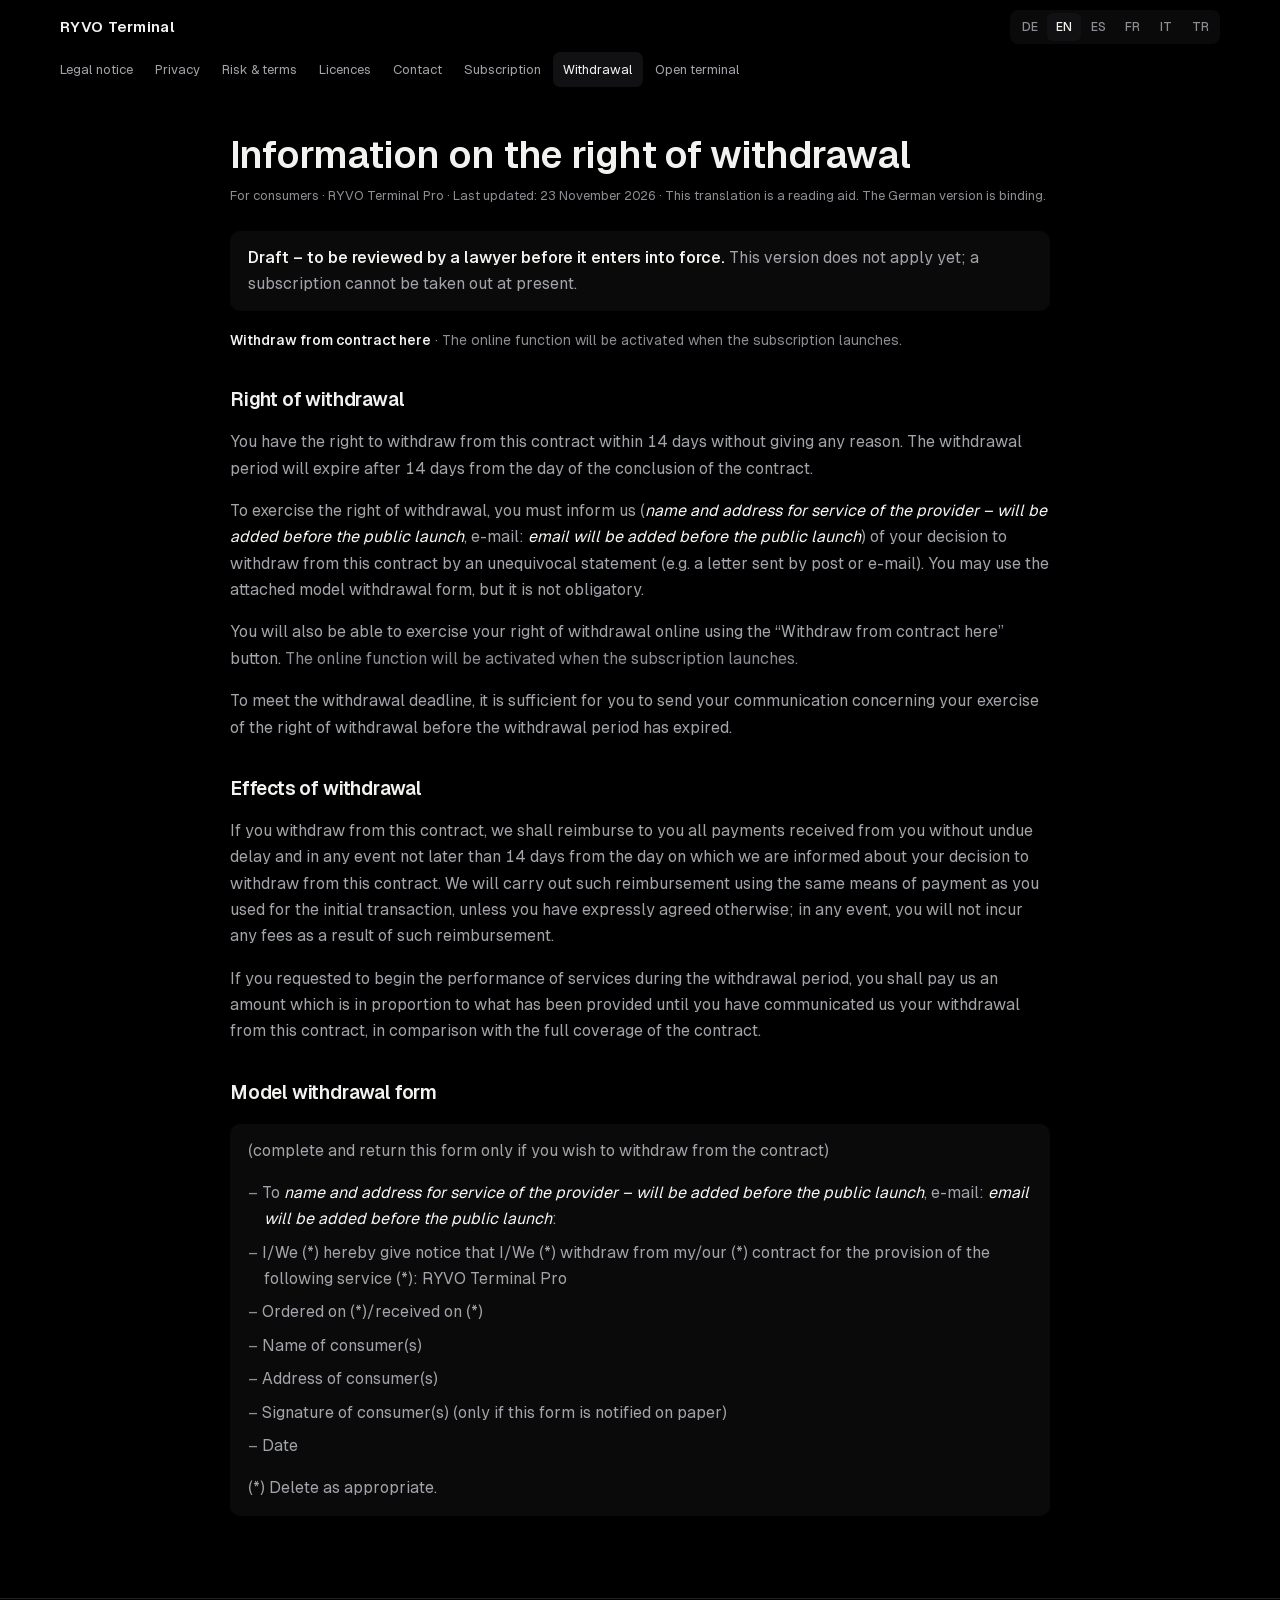
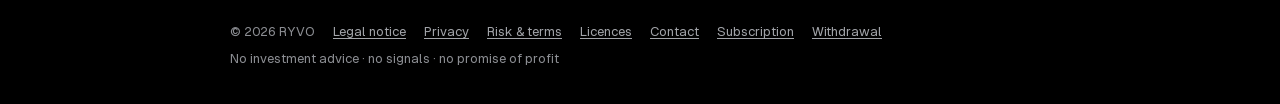
<file: recht/widerruf.html>
<!doctype html>
<html lang="de">
<head>
<meta charset="utf-8">
<meta name="viewport" content="width=device-width, initial-scale=1, viewport-fit=cover">
<title>Widerrufsbelehrung · RYVO Terminal</title>
<meta name="titel-de" content="Widerrufsbelehrung · RYVO Terminal">
<meta name="titel-en" content="Information on the right of withdrawal · RYVO Terminal">
<meta name="titel-es" content="Información sobre el derecho de desistimiento · RYVO Terminal">
<meta name="titel-fr" content="Informations sur le droit de rétractation · RYVO Terminal">
<meta name="titel-it" content="Informazioni sul diritto di recesso · RYVO Terminal">
<meta name="titel-tr" content="Cayma hakkına ilişkin bilgilendirme · RYVO Terminal">
<meta name="robots" content="noindex">
<meta name="theme-color" content="#000000">
<link rel="icon" type="image/svg+xml" href="data:image/svg+xml,%3Csvg xmlns='http://www.w3.org/2000/svg' viewBox='0 0 64 64'%3E%3Cdefs%3E%3ClinearGradient id='h' x1='0' y1='0' x2='0' y2='1'%3E%3Cstop offset='0' stop-color='%2316171a'/%3E%3Cstop offset='1' stop-color='%23050506'/%3E%3C/linearGradient%3E%3C/defs%3E%3Crect width='64' height='64' rx='15' fill='url(%23h)'/%3E%3Cpath d='M17 19 L32 44 L47 19' fill='none' stroke='%23f4f4f1' stroke-width='5.5' stroke-linecap='round' stroke-linejoin='round'/%3E%3Ccircle cx='32' cy='44' r='7' fill='%230b0b0d'/%3E%3Ccircle cx='32' cy='44' r='4.6' fill='%23ffffff'/%3E%3C/svg%3E">
<link rel="stylesheet" href="recht.css">
<script>(function(){var L=["de", "en", "es", "fr", "it", "tr"],s='de';try{var q=new URLSearchParams(location.search).get('lang'),m=localStorage.getItem('profi.sprache'),n=(navigator.languages||[navigator.language||'']).map(function(x){return String(x).slice(0,2).toLowerCase()}).filter(function(x){return L.indexOf(x)>=0})[0];s=L.indexOf(q)>=0?q:L.indexOf(m)>=0?m:n||'en';}catch(e){}document.documentElement.setAttribute('data-sprache',s);document.documentElement.lang=s;})();</script>
<noscript><style>[data-sprache-block][hidden] { display: block !important; margin-top: 56px; }</style></noscript>
</head>
<body>
<a class="sprung" href="#inhalt"><span data-l="de" lang="de">Zum Inhalt</span><span data-l="en" lang="en" hidden>Skip to content</span><span data-l="es" lang="es" hidden>Ir al contenido</span><span data-l="fr" lang="fr" hidden>Aller au contenu</span><span data-l="it" lang="it" hidden>Vai al contenuto</span><span data-l="tr" lang="tr" hidden>İçeriğe geç</span></a>
<header><div class="rahmen">
  <a class="marke" href="../start/">RYVO Terminal</a>
  <nav aria-label="Rechtliches / Legal">
    <a href="impressum.html"><span data-l="de" lang="de">Impressum</span><span data-l="en" lang="en" hidden>Legal notice</span><span data-l="es" lang="es" hidden>Aviso legal</span><span data-l="fr" lang="fr" hidden>Mentions légales</span><span data-l="it" lang="it" hidden>Note legali</span><span data-l="tr" lang="tr" hidden>Yasal bilgiler</span></a><a href="datenschutz.html"><span data-l="de" lang="de">Datenschutz</span><span data-l="en" lang="en" hidden>Privacy</span><span data-l="es" lang="es" hidden>Privacidad</span><span data-l="fr" lang="fr" hidden>Confidentialité</span><span data-l="it" lang="it" hidden>Privacy</span><span data-l="tr" lang="tr" hidden>Gizlilik</span></a><a href="hinweise.html"><span data-l="de" lang="de">Risiko &amp; Nutzung</span><span data-l="en" lang="en" hidden>Risk &amp; terms</span><span data-l="es" lang="es" hidden>Riesgo y condiciones</span><span data-l="fr" lang="fr" hidden>Risques et conditions</span><span data-l="it" lang="it" hidden>Rischi e condizioni</span><span data-l="tr" lang="tr" hidden>Risk ve koşullar</span></a><a href="lizenzen.html"><span data-l="de" lang="de">Lizenzen</span><span data-l="en" lang="en" hidden>Licences</span><span data-l="es" lang="es" hidden>Licencias</span><span data-l="fr" lang="fr" hidden>Licences</span><span data-l="it" lang="it" hidden>Licenze</span><span data-l="tr" lang="tr" hidden>Lisanslar</span></a><a href="kontakt.html"><span data-l="de" lang="de">Kontakt</span><span data-l="en" lang="en" hidden>Contact</span><span data-l="es" lang="es" hidden>Contacto</span><span data-l="fr" lang="fr" hidden>Contact</span><span data-l="it" lang="it" hidden>Contatti</span><span data-l="tr" lang="tr" hidden>İletişim</span></a><a href="abo.html"><span data-l="de" lang="de">Abo</span><span data-l="en" lang="en" hidden>Subscription</span><span data-l="es" lang="es" hidden>Suscripción</span><span data-l="fr" lang="fr" hidden>Abonnement</span><span data-l="it" lang="it" hidden>Abbonamento</span><span data-l="tr" lang="tr" hidden>Abonelik</span></a><a href="widerruf.html" aria-current="page"><span data-l="de" lang="de">Widerruf</span><span data-l="en" lang="en" hidden>Withdrawal</span><span data-l="es" lang="es" hidden>Desistimiento</span><span data-l="fr" lang="fr" hidden>Rétractation</span><span data-l="it" lang="it" hidden>Recesso</span><span data-l="tr" lang="tr" hidden>Cayma</span></a>
    <a href="../"><span data-l="de" lang="de">Terminal öffnen</span><span data-l="en" lang="en" hidden>Open terminal</span><span data-l="es" lang="es" hidden>Abrir el terminal</span><span data-l="fr" lang="fr" hidden>Ouvrir le terminal</span><span data-l="it" lang="it" hidden>Apri il terminale</span><span data-l="tr" lang="tr" hidden>Terminali aç</span></a>
  </nav>
  <span class="sprache" role="group" aria-label="Sprache / Language"><button type="button" data-sprache="de" lang="de" aria-pressed="true">DE</button><button type="button" data-sprache="en" lang="en" aria-pressed="false">EN</button><button type="button" data-sprache="es" lang="es" aria-pressed="false">ES</button><button type="button" data-sprache="fr" lang="fr" aria-pressed="false">FR</button><button type="button" data-sprache="it" lang="it" aria-pressed="false">IT</button><button type="button" data-sprache="tr" lang="tr" aria-pressed="false">TR</button></span>
</div></header>
<main id="inhalt" class="rahmen">
<!-- Erzeugt von deep/teilen/recht.py aus deep/teilen/start/recht/ – nicht von Hand ändern. --><!-- r143 W11 --><!-- r144 W12 --><!-- r145 W7 --><!-- r146 W13 -->
<div data-sprache-block="de" lang="de">
<h1>Widerrufsbelehrung</h1>
<!-- Quelle: release/ABO-ENTWUERFE.md Teil 2, Variante D (digitale Dienstleistung) nach dem gesetzlichen Muster Anlage 1 zu Art. 246a § 1 Abs. 2 Satz 2 EGBGB mit dem seit 19.06.2026 ergänzten Satz zur Online-Widerrufsfunktion (§ 356a BGB); Muster-Widerrufsformular nach Anlage 2 EGBGB. Anwalt gleicht wortgleich gegen das amtliche Muster ab. -->
<p class="stand">Für Verbraucher · RYVO Terminal Pro · Stand: 23. November 2026</p>
<div class="kasten entwurf" role="note"><p><b>Entwurf – wird vor Inkrafttreten anwaltlich geprüft.</b> Diese Fassung gilt noch nicht; ein Abo kann derzeit nicht abgeschlossen werden.</p></div>
<p class="ruhig"><b>Vertrag widerrufen</b> · Die Online-Funktion wird mit dem Start des Abos freigeschaltet.</p>
<h2>Widerrufsrecht</h2>
<p>Sie haben das Recht, binnen vierzehn Tagen ohne Angabe von Gründen diesen Vertrag zu widerrufen. Die Widerrufsfrist beträgt vierzehn Tage ab dem Tag des Vertragsabschlusses.</p>
<p>Um Ihr Widerrufsrecht auszuüben, müssen Sie uns (<span class="offen">Name und ladungsfähige Anschrift des Anbieters – werden vor dem öffentlichen Start ergänzt</span>, E-Mail: <span class="offen">E-Mail wird vor dem öffentlichen Start ergänzt</span>) mittels einer eindeutigen Erklärung (z. B. eine E-Mail oder ein mit der Post versandter Brief) über Ihren Entschluss, diesen Vertrag zu widerrufen, informieren. Sie können dafür das beigefügte Muster-Widerrufsformular verwenden, das jedoch nicht vorgeschrieben ist.</p>
<p>Sie können Ihr Widerrufsrecht künftig auch online über die Schaltfläche „Vertrag widerrufen“ ausüben. <span class="ruhig">Die Online-Funktion wird mit dem Start des Abos freigeschaltet.</span></p>
<p>Zur Wahrung der Widerrufsfrist reicht es aus, dass Sie die Mitteilung über die Ausübung des Widerrufsrechts vor Ablauf der Widerrufsfrist absenden.</p>
<h2>Folgen des Widerrufs</h2>
<p>Wenn Sie diesen Vertrag widerrufen, haben wir Ihnen alle Zahlungen, die wir von Ihnen erhalten haben, unverzüglich und spätestens binnen vierzehn Tagen ab dem Tag zurückzuzahlen, an dem die Mitteilung über Ihren Widerruf dieses Vertrags bei uns eingegangen ist. Für diese Rückzahlung verwenden wir dasselbe Zahlungsmittel, das Sie bei der ursprünglichen Transaktion eingesetzt haben, es sei denn, mit Ihnen wurde ausdrücklich etwas anderes vereinbart; in keinem Fall werden Ihnen wegen dieser Rückzahlung Entgelte berechnet.</p>
<p>Haben Sie verlangt, dass die Dienstleistungen während der Widerrufsfrist beginnen sollen, so haben Sie uns einen angemessenen Betrag zu zahlen, der dem Anteil der bis zu dem Zeitpunkt, zu dem Sie uns von der Ausübung des Widerrufsrechts hinsichtlich dieses Vertrags unterrichten, bereits erbrachten Dienstleistungen im Vergleich zum Gesamtumfang der im Vertrag vorgesehenen Dienstleistungen entspricht.</p>
<h2>Muster-Widerrufsformular</h2>
<div class="kasten formular">
<p>(Wenn Sie den Vertrag widerrufen wollen, dann füllen Sie bitte dieses Formular aus und senden Sie es zurück.)</p>
<ul>
  <li>An <span class="offen">Name und ladungsfähige Anschrift des Anbieters – werden vor dem öffentlichen Start ergänzt</span>, E-Mail: <span class="offen">E-Mail wird vor dem öffentlichen Start ergänzt</span>:</li>
  <li>Hiermit widerrufe(n) ich/wir (*) den von mir/uns (*) abgeschlossenen Vertrag über die Erbringung der folgenden Dienstleistung (*): RYVO Terminal Pro</li>
  <li>Bestellt am (*) / erhalten am (*)</li>
  <li>Name des/der Verbraucher(s)</li>
  <li>Anschrift des/der Verbraucher(s)</li>
  <li>Unterschrift des/der Verbraucher(s) (nur bei Mitteilung auf Papier)</li>
  <li>Datum</li>
</ul>
<p>(*) Unzutreffendes streichen.</p>
</div>
</div>
<div data-sprache-block="en" lang="en" hidden>
<h1>Information on the right of withdrawal</h1>
<!-- Wortlaut: Richtlinie 2011/83/EU, Anhang I Teil A (Muster-Widerrufsbelehrung) und Teil B (Muster-Widerrufsformular), englische Fassung, EUR-Lex CELEX:32011L0083, gelesen 19.11.2026. Gestaltungshinweise 1 a (Dienstleistung) und 6 angewandt; wie in der maßgeblichen deutschen Fassung ohne Lieferkosten-Klammer und ohne Fax; Online-Satz nach Hinweis 3 und Art. 11a (Richtlinie (EU) 2023/2673). Anrede: „you“ wie im amtlichen Muster. -->
<p class="stand">For consumers · RYVO Terminal Pro · Last updated: 23 November 2026 · This translation is a reading aid. The German version is binding.</p>
<div class="kasten entwurf" role="note"><p><b>Draft – to be reviewed by a lawyer before it enters into force.</b> This version does not apply yet; a subscription cannot be taken out at present.</p></div>
<p class="ruhig"><b>Withdraw from contract here</b> · The online function will be activated when the subscription launches.</p>
<h2>Right of withdrawal</h2>
<p>You have the right to withdraw from this contract within 14 days without giving any reason. The withdrawal period will expire after 14 days from the day of the conclusion of the contract.</p>
<p>To exercise the right of withdrawal, you must inform us (<span class="offen">name and address for service of the provider – will be added before the public launch</span>, e-mail: <span class="offen">email will be added before the public launch</span>) of your decision to withdraw from this contract by an unequivocal statement (e.g. a letter sent by post or e-mail). You may use the attached model withdrawal form, but it is not obligatory.</p>
<p>You will also be able to exercise your right of withdrawal online using the “Withdraw from contract here” button. <span class="ruhig">The online function will be activated when the subscription launches.</span></p>
<p>To meet the withdrawal deadline, it is sufficient for you to send your communication concerning your exercise of the right of withdrawal before the withdrawal period has expired.</p>
<h2>Effects of withdrawal</h2>
<p>If you withdraw from this contract, we shall reimburse to you all payments received from you without undue delay and in any event not later than 14 days from the day on which we are informed about your decision to withdraw from this contract. We will carry out such reimbursement using the same means of payment as you used for the initial transaction, unless you have expressly agreed otherwise; in any event, you will not incur any fees as a result of such reimbursement.</p>
<p>If you requested to begin the performance of services during the withdrawal period, you shall pay us an amount which is in proportion to what has been provided until you have communicated us your withdrawal from this contract, in comparison with the full coverage of the contract.</p>
<h2>Model withdrawal form</h2>
<div class="kasten formular">
<p>(complete and return this form only if you wish to withdraw from the contract)</p>
<ul>
  <li>To <span class="offen">name and address for service of the provider – will be added before the public launch</span>, e-mail: <span class="offen">email will be added before the public launch</span>:</li>
  <li>I/We (*) hereby give notice that I/We (*) withdraw from my/our (*) contract for the provision of the following service (*): RYVO Terminal Pro</li>
  <li>Ordered on (*)/received on (*)</li>
  <li>Name of consumer(s)</li>
  <li>Address of consumer(s)</li>
  <li>Signature of consumer(s) (only if this form is notified on paper)</li>
  <li>Date</li>
</ul>
<p>(*) Delete as appropriate.</p>
</div>
</div>
<div data-sprache-block="es" lang="es" hidden>
<h1>Información sobre el derecho de desistimiento</h1>
<!-- Wortlaut: Richtlinie 2011/83/EU, Anhang I Teil A („Modelo de documento de información al consumidor sobre el desistimiento“) und Teil B („Modelo de formulario de desistimiento“), spanische Fassung, EUR-Lex CELEX:32011L0083, gelesen 19.11.2026. Instrucciones 1 a (servicios) und 6 angewandt; wie in der maßgeblichen deutschen Fassung ohne Lieferkosten-Klammer und ohne Fax; Online-Satz nach Instrucción 3 und Art. 11 bis (Richtlinie (UE) 2023/2673). Anrede: „usted“ wie im amtlichen Muster. -->
<p class="stand">Para consumidores · RYVO Terminal Pro · Actualización: 23 de noviembre de 2026 · Esta traducción es una ayuda de lectura. La versión alemana es la que prevalece.</p>
<div class="kasten entwurf" role="note"><p><b>Borrador: será revisado por un abogado antes de su entrada en vigor.</b> Esta versión aún no se aplica; por ahora no es posible contratar la suscripción.</p></div>
<p class="ruhig"><b>Desistir del contrato aquí</b> · La función en línea se activará con el lanzamiento de la suscripción.</p>
<h2>Derecho de desistimiento</h2>
<p>Tiene usted derecho a desistir del presente contrato en un plazo de 14 días sin necesidad de justificación. El plazo de desistimiento expirará a los 14 días del día de la celebración del contrato.</p>
<p>Para ejercer el derecho de desistimiento, deberá usted notificarnos (<span class="offen">nombre y domicilio del prestador: se añadirán antes del lanzamiento público</span>, correo electrónico: <span class="offen">el correo electrónico se añadirá antes del lanzamiento público</span>) su decisión de desistir del contrato a través de una declaración inequívoca (por ejemplo, una carta enviada por correo postal o correo electrónico). Podrá utilizar el modelo de formulario de desistimiento que figura a continuación, aunque su uso no es obligatorio.</p>
<p>Podrá usted asimismo ejercer su derecho de desistimiento en línea mediante el botón «Desistir del contrato aquí». <span class="ruhig">La función en línea se activará con el lanzamiento de la suscripción.</span></p>
<p>Para cumplir el plazo de desistimiento, basta con que la comunicación relativa al ejercicio por su parte del derecho de desistimiento sea enviada antes de que venza el plazo de desistimiento.</p>
<h2>Consecuencias del desistimiento</h2>
<p>En caso de desistimiento por su parte, le devolveremos todos los pagos recibidos de usted sin ninguna demora indebida y, en todo caso, a más tardar 14 días a partir de la fecha en la que se nos informe de su decisión de desistir del presente contrato. Procederemos a efectuar dicho reembolso utilizando el mismo medio de pago empleado por usted para la transacción inicial, a no ser que haya usted dispuesto expresamente lo contrario; en todo caso, no incurrirá en ningún gasto como consecuencia del reembolso.</p>
<p>Si usted ha solicitado que la prestación de servicios dé comienzo durante el período de desistimiento, nos abonará un importe proporcional a la parte ya prestada del servicio en el momento en que nos haya comunicado su desistimiento, en relación con el objeto total del contrato.</p>
<h2>Modelo de formulario de desistimiento</h2>
<div class="kasten formular">
<p>(solo debe cumplimentar y enviar el presente formulario si desea desistir del contrato)</p>
<ul>
  <li>A la atención de <span class="offen">nombre y domicilio del prestador: se añadirán antes del lanzamiento público</span>, correo electrónico: <span class="offen">el correo electrónico se añadirá antes del lanzamiento público</span>:</li>
  <li>Por la presente le comunico/comunicamos (*) que desisto de mi/desistimos de nuestro (*) contrato de prestación del siguiente servicio (*): RYVO Terminal Pro</li>
  <li>Pedido el/recibido el (*)</li>
  <li>Nombre del consumidor o de los consumidores</li>
  <li>Dirección del consumidor o de los consumidores</li>
  <li>Firma del consumidor o de los consumidores (solo si el presente formulario se presenta en papel)</li>
  <li>Fecha</li>
</ul>
<p>(*) Táchese lo que no proceda.</p>
</div>
</div>
<div data-sprache-block="fr" lang="fr" hidden>
<h1>Informations sur le droit de rétractation</h1>
<!-- Wortlaut: Richtlinie 2011/83/EU, Anhang I Teil A („Informations standardisées sur la rétractation“) und Teil B („Modèle de formulaire de rétractation“), französische Fassung, EUR-Lex CELEX:32011L0083, gelesen 19.11.2026. Instructions 1 a (service) und 6 angewandt; wie in der maßgeblichen deutschen Fassung ohne Lieferkosten-Klammer und ohne Télécopie; Online-Satz nach Instruction 3 und Art. 11 bis (Richtlinie (UE) 2023/2673). Anrede: „vous“ wie im amtlichen Muster. -->
<p class="stand">Pour les consommateurs · RYVO Terminal Pro · Mise à jour : 23 novembre 2026 · Cette traduction est une aide à la lecture. Seule la version allemande fait foi.</p>
<div class="kasten entwurf" role="note"><p><b>Projet – sera relu par un avocat avant son entrée en vigueur.</b> Cette version ne s’applique pas encore ; il n’est pas possible de souscrire un abonnement pour le moment.</p></div>
<p class="ruhig"><b>Renoncer au contrat ici</b> · La fonction en ligne sera activée au lancement de l’abonnement.</p>
<h2>Droit de rétractation</h2>
<p>Vous avez le droit de vous rétracter du présent contrat sans donner de motif dans un délai de quatorze jours. Le délai de rétractation expire quatorze jours après le jour de la conclusion du contrat.</p>
<p>Pour exercer le droit de rétractation, vous devez nous notifier (<span class="offen">nom et adresse de signification du prestataire – seront ajoutés avant le lancement public</span>, e-mail : <span class="offen">l’adresse e-mail sera ajoutée avant le lancement public</span>) votre décision de rétractation du présent contrat au moyen d’une déclaration dénuée d’ambiguïté (par exemple, lettre envoyée par la poste ou courrier électronique). Vous pouvez utiliser le modèle de formulaire de rétractation mais ce n’est pas obligatoire.</p>
<p>Vous pourrez également exercer votre droit de rétractation en ligne au moyen du bouton « Renoncer au contrat ici ». <span class="ruhig">La fonction en ligne sera activée au lancement de l’abonnement.</span></p>
<p>Pour que le délai de rétractation soit respecté, il suffit que vous transmettiez votre communication relative à l’exercice du droit de rétractation avant l’expiration du délai de rétractation.</p>
<h2>Effets de la rétractation</h2>
<p>En cas de rétractation de votre part du présent contrat, nous vous rembourserons tous les paiements reçus de vous sans retard excessif et, en tout état de cause, au plus tard quatorze jours à compter du jour où nous sommes informés de votre décision de rétractation du présent contrat. Nous procéderons au remboursement en utilisant le même moyen de paiement que celui que vous aurez utilisé pour la transaction initiale, sauf si vous convenez expressément d’un moyen différent ; en tout état de cause, ce remboursement n’occasionnera pas de frais pour vous.</p>
<p>Si vous avez demandé de commencer la prestation de services pendant le délai de rétractation, vous devrez nous payer un montant proportionnel à ce qui vous a été fourni jusqu’au moment où vous nous avez informé de votre rétractation du présent contrat, par rapport à l’ensemble des prestations prévues par le contrat.</p>
<h2>Modèle de formulaire de rétractation</h2>
<div class="kasten formular">
<p>(Veuillez compléter et renvoyer le présent formulaire uniquement si vous souhaitez vous rétracter du contrat)</p>
<ul>
  <li>À l’attention de <span class="offen">nom et adresse de signification du prestataire – seront ajoutés avant le lancement public</span>, e-mail : <span class="offen">l’adresse e-mail sera ajoutée avant le lancement public</span> :</li>
  <li>Je/Nous (*) vous notifie/notifions (*) par la présente ma/notre (*) rétractation du contrat pour la prestation de service (*) ci-dessous : RYVO Terminal Pro</li>
  <li>Commandé le (*)/reçu le (*)</li>
  <li>Nom du (des) consommateur(s)</li>
  <li>Adresse du (des) consommateur(s)</li>
  <li>Signature du (des) consommateur(s) (uniquement en cas de notification du présent formulaire sur papier)</li>
  <li>Date</li>
</ul>
<p>(*) Biffez la mention inutile.</p>
</div>
</div>
<div data-sprache-block="it" lang="it" hidden>
<h1>Informazioni sul diritto di recesso</h1>
<!-- Wortlaut: Richtlinie 2011/83/EU, Anhang I Teil A („Istruzioni tipo sul recesso“) und Teil B („Modulo di recesso tipo“), italienische Fassung, EUR-Lex CELEX:32011L0083, gelesen 19.11.2026. Istruzioni 1 a (servizi) und 6 angewandt; wie in der maßgeblichen deutschen Fassung ohne Lieferkosten-Klammer und ohne Fax; im amtlichen Satz zu Hinweis 6 steht „Lei ha ci comunicato“ (Druckfehler), hier „Lei ci ha comunicato“; Online-Satz nach Istruzione 3 und Art. 11 bis (Richtlinie (UE) 2023/2673). Anrede: „Lei“ wie im amtlichen Muster. -->
<p class="stand">Per i consumatori · RYVO Terminal Pro · Aggiornamento: 23 novembre 2026 · Questa traduzione è un aiuto alla lettura. Fa fede la versione tedesca.</p>
<div class="kasten entwurf" role="note"><p><b>Bozza – sarà verificata da un avvocato prima dell’entrata in vigore.</b> Questa versione non è ancora applicabile; al momento non è possibile sottoscrivere l’abbonamento.</p></div>
<p class="ruhig"><b>Recedere dal contratto qui</b> · La funzione online sarà attivata con il lancio dell’abbonamento.</p>
<h2>Diritto di recesso</h2>
<p>Lei ha il diritto di recedere dal contratto, senza indicarne le ragioni, entro 14 giorni. Il periodo di recesso scade dopo 14 giorni dal giorno della conclusione del contratto.</p>
<p>Per esercitare il diritto di recesso, Lei è tenuto a informarci (<span class="offen">nome e indirizzo per le notifiche del fornitore – saranno aggiunti prima del lancio pubblico</span>, e-mail: <span class="offen">l’indirizzo e-mail sarà aggiunto prima del lancio pubblico</span>) della sua decisione di recedere dal presente contratto tramite una dichiarazione esplicita (ad esempio lettera inviata per posta o posta elettronica). A tal fine può utilizzare il modulo tipo di recesso allegato, ma non è obbligatorio.</p>
<p>Potrà inoltre esercitare il diritto di recesso online tramite il pulsante «Recedere dal contratto qui». <span class="ruhig">La funzione online sarà attivata con il lancio dell’abbonamento.</span></p>
<p>Per rispettare il termine di recesso, è sufficiente che Lei invii la comunicazione relativa all’esercizio del diritto di recesso prima della scadenza del periodo di recesso.</p>
<h2>Effetti del recesso</h2>
<p>Se Lei recede dal presente contratto, Le saranno rimborsati tutti i pagamenti che ha effettuato a nostro favore senza indebito ritardo e in ogni caso non oltre 14 giorni dal giorno in cui siamo informati della Sua decisione di recedere dal presente contratto. Detti rimborsi saranno effettuati utilizzando lo stesso mezzo di pagamento da Lei usato per la transazione iniziale, salvo che Lei non abbia espressamente convenuto altrimenti; in ogni caso, non dovrà sostenere alcun costo quale conseguenza di tale rimborso.</p>
<p>Se Lei ha chiesto di iniziare la prestazione di servizi durante il periodo di recesso, è tenuto a pagarci un importo proporzionale a quanto fornito fino al momento in cui Lei ci ha comunicato il Suo recesso dal presente contratto, rispetto a tutte le prestazioni previste dal contratto.</p>
<h2>Modulo di recesso tipo</h2>
<div class="kasten formular">
<p>(compilare e restituire il presente modulo solo se si desidera recedere dal contratto)</p>
<ul>
  <li>Destinatario: <span class="offen">nome e indirizzo per le notifiche del fornitore – saranno aggiunti prima del lancio pubblico</span>, e-mail: <span class="offen">l’indirizzo e-mail sarà aggiunto prima del lancio pubblico</span></li>
  <li>Con la presente io/noi (*) notifichiamo il recesso dal mio/nostro (*) contratto di vendita dei seguenti beni/servizi (*): RYVO Terminal Pro</li>
  <li>Ordinato il (*)/ricevuto il (*)</li>
  <li>Nome del/dei consumatore(i)</li>
  <li>Indirizzo del/dei consumatore(i)</li>
  <li>Firma del/dei consumatore(i) (solo se il presente modulo è notificato in versione cartacea)</li>
  <li>Data</li>
</ul>
<p>(*) Cancellare la dicitura inutile.</p>
</div>
</div>
<div data-sprache-block="tr" lang="tr" hidden>
<h1>Cayma hakkına ilişkin bilgilendirme</h1>
<!-- Türkisch ist keine Amtssprache der EU: kein amtliches Muster der Richtlinie 2011/83/EU auf Türkisch. Gliederung und Inhalt wie Anhang I A/B der Richtlinie bzw. die maßgebliche deutsche Fassung; Fachbegriffe nach 6502 sayılı Tüketicinin Korunması Hakkında Kanun md. 48 und Mesafeli Sözleşmeler Yönetmeliği (Resmî Gazete 27.11.2014, Nr. 29188): „cayma hakkı“, „cayma süresi“, „kalıcı veri saklayıcısı“; Quelle tuketici.ticaret.gov.tr (Ticaret Bakanlığı), gelesen 19.11.2026. Anrede: „siz“ wie in türkischen Verbraucherinformationen. -->
<p class="stand">Tüketiciler için · RYVO Terminal Pro · Güncelleme: 23 Kasım 2026 · Bu çeviri yalnızca okuma kolaylığı içindir. Almanca metin esas alınır.</p>
<div class="kasten entwurf" role="note"><p><b>Taslak – yürürlüğe girmeden önce bir avukat tarafından incelenecektir.</b> Bu metin henüz geçerli değildir; şu anda abonelik başlatılamaz.</p></div>
<p class="ruhig"><b>Cayma hakkını kullan</b> · Çevrim içi işlev, aboneliğin başlamasıyla birlikte etkinleştirilecektir.</p>
<h2>Cayma hakkı</h2>
<p>Herhangi bir gerekçe göstermeksizin on dört gün içinde bu sözleşmeden cayma hakkına sahipsiniz. Cayma süresi, sözleşmenin kurulduğu günden itibaren on dört gündür.</p>
<p>Cayma hakkınızı kullanmak için bu sözleşmeden cayma kararınızı açık bir beyanla (örneğin e-postayla veya postayla gönderilen bir mektupla) bize (<span class="offen">sağlayıcının adı ve tebligat adresi – herkese açık başlangıçtan önce eklenecek</span>, e-posta: <span class="offen">e-posta adresi herkese açık başlangıçtan önce eklenecek</span>) bildirmeniz gerekir. Bunun için ekteki örnek cayma formunu kullanabilirsiniz; ancak formun kullanılması zorunlu değildir.</p>
<p>Cayma hakkınızı ileride «Cayma hakkını kullan» düğmesiyle çevrim içi olarak da kullanabileceksiniz. <span class="ruhig">Çevrim içi işlev, aboneliğin başlamasıyla birlikte etkinleştirilecektir.</span></p>
<p>Cayma süresine uyulmuş sayılması için, cayma hakkının kullanıldığına ilişkin bildirimi cayma süresi dolmadan göndermeniz yeterlidir.</p>
<h2>Caymanın sonuçları</h2>
<p>Bu sözleşmeden caymanız hâlinde, sizden aldığımız tüm ödemeleri gecikmeksizin ve her hâlükârda cayma kararınızın bize ulaştığı günden itibaren en geç on dört gün içinde iade ederiz. İade için, sizinle açıkça başka bir şey kararlaştırılmadıkça, ilk işlemde kullandığınız ödeme aracını kullanırız; bu iade nedeniyle sizden hiçbir ücret alınmaz.</p>
<p>Hizmetin cayma süresi içinde başlamasını talep ettiyseniz, cayma hakkını kullandığınızı bize bildirdiğiniz ana kadar ifa edilen hizmetlerin, sözleşmede kararlaştırılan hizmetlerin tamamına oranına karşılık gelen makul bir bedeli bize ödersiniz.</p>
<h2>Örnek cayma formu</h2>
<div class="kasten formular">
<p>(Sözleşmeden caymak istiyorsanız lütfen bu formu doldurup bize gönderin.)</p>
<ul>
  <li>Alıcı: <span class="offen">sağlayıcının adı ve tebligat adresi – herkese açık başlangıçtan önce eklenecek</span>, e-posta: <span class="offen">e-posta adresi herkese açık başlangıçtan önce eklenecek</span></li>
  <li>İşbu bildirimle, aşağıdaki hizmetin sunulmasına ilişkin olarak kurduğum/kurduğumuz (*) sözleşmeden caydığımı/caydığımızı (*) bildiririm/bildiririz (*): RYVO Terminal Pro</li>
  <li>Sipariş tarihi (*) / teslim alma tarihi (*)</li>
  <li>Tüketicinin/tüketicilerin adı soyadı</li>
  <li>Tüketicinin/tüketicilerin adresi</li>
  <li>Tüketicinin/tüketicilerin imzası (yalnızca kâğıt üzerinde bildirimde)</li>
  <li>Tarih</li>
</ul>
<p>(*) Uygun olmayanı çiziniz.</p>
</div>
</div>
</main>
<footer><div class="rahmen">
  <span>© 2026 RYVO</span>
  <a href="impressum.html"><span data-l="de" lang="de">Impressum</span><span data-l="en" lang="en" hidden>Legal notice</span><span data-l="es" lang="es" hidden>Aviso legal</span><span data-l="fr" lang="fr" hidden>Mentions légales</span><span data-l="it" lang="it" hidden>Note legali</span><span data-l="tr" lang="tr" hidden>Yasal bilgiler</span></a><a href="datenschutz.html"><span data-l="de" lang="de">Datenschutz</span><span data-l="en" lang="en" hidden>Privacy</span><span data-l="es" lang="es" hidden>Privacidad</span><span data-l="fr" lang="fr" hidden>Confidentialité</span><span data-l="it" lang="it" hidden>Privacy</span><span data-l="tr" lang="tr" hidden>Gizlilik</span></a><a href="hinweise.html"><span data-l="de" lang="de">Risiko &amp; Nutzung</span><span data-l="en" lang="en" hidden>Risk &amp; terms</span><span data-l="es" lang="es" hidden>Riesgo y condiciones</span><span data-l="fr" lang="fr" hidden>Risques et conditions</span><span data-l="it" lang="it" hidden>Rischi e condizioni</span><span data-l="tr" lang="tr" hidden>Risk ve koşullar</span></a><a href="lizenzen.html"><span data-l="de" lang="de">Lizenzen</span><span data-l="en" lang="en" hidden>Licences</span><span data-l="es" lang="es" hidden>Licencias</span><span data-l="fr" lang="fr" hidden>Licences</span><span data-l="it" lang="it" hidden>Licenze</span><span data-l="tr" lang="tr" hidden>Lisanslar</span></a><a href="kontakt.html"><span data-l="de" lang="de">Kontakt</span><span data-l="en" lang="en" hidden>Contact</span><span data-l="es" lang="es" hidden>Contacto</span><span data-l="fr" lang="fr" hidden>Contact</span><span data-l="it" lang="it" hidden>Contatti</span><span data-l="tr" lang="tr" hidden>İletişim</span></a><a href="abo.html"><span data-l="de" lang="de">Abo</span><span data-l="en" lang="en" hidden>Subscription</span><span data-l="es" lang="es" hidden>Suscripción</span><span data-l="fr" lang="fr" hidden>Abonnement</span><span data-l="it" lang="it" hidden>Abbonamento</span><span data-l="tr" lang="tr" hidden>Abonelik</span></a><a href="widerruf.html"><span data-l="de" lang="de">Widerruf</span><span data-l="en" lang="en" hidden>Withdrawal</span><span data-l="es" lang="es" hidden>Desistimiento</span><span data-l="fr" lang="fr" hidden>Rétractation</span><span data-l="it" lang="it" hidden>Recesso</span><span data-l="tr" lang="tr" hidden>Cayma</span></a>
  <span class="kern"><span data-l="de" lang="de">Keine Anlageberatung · keine Signale · kein Gewinnversprechen</span><span data-l="en" lang="en" hidden>No investment advice · no signals · no promise of profit</span><span data-l="es" lang="es" hidden>Sin asesoramiento de inversión · sin señales · sin promesa de ganancias</span><span data-l="fr" lang="fr" hidden>Pas de conseil en investissement · pas de signaux · aucune promesse de gain</span><span data-l="it" lang="it" hidden>Nessuna consulenza finanziaria · nessun segnale · nessuna promessa di guadagno</span><span data-l="tr" lang="tr" hidden>Yatırım tavsiyesi değildir · sinyal yok · kazanç vaadi yok</span></span>
</div></footer>
<script src="recht.js"></script>
</body>
</html>
</file>
<file: recht/recht.css>
/* Rechtsseiten RYVO Terminal – Stil A „Instrument“ (Graphit + Gold, Flächen statt Rahmen). Erzeugt von deep/teilen/recht.py. */
@font-face { font-family: "Geist"; src: url("../start/schrift/Geist-Variable.woff2") format("woff2"); font-weight: 100 900; font-display: swap; }
@font-face { font-family: "Geist Mono"; src: url("../start/schrift/GeistMono-Variable.woff2") format("woff2"); font-weight: 100 900; font-display: swap; }
:root { --bg: #000000; --f1: #0a0a0b; --f2: #111113; --trenn: #202225; --t1: #f2f2f0; --t2: #a2a4a9; --leise: #8c8e93; --akzent: #f4f4f1;
  --sans: "Geist", system-ui, -apple-system, "Segoe UI", sans-serif; --mono: "Geist Mono", ui-monospace, "SF Mono", Menlo, monospace; color-scheme: dark; }
* { box-sizing: border-box; }
html { -webkit-text-size-adjust: 100%; }
body { margin: 0; background: var(--bg); color: var(--t1); font: 400 16px/1.65 var(--sans); font-feature-settings: "tnum" 1, "ss01" 1; -webkit-font-smoothing: antialiased; }
a { color: var(--akzent); text-underline-offset: 2px; }
:focus-visible { outline: 2px solid var(--akzent); outline-offset: 2px; border-radius: 4px; }
.sprung { position: absolute; left: 8px; top: -60px; background: var(--akzent); color: var(--bg); padding: 8px 12px; border-radius: 7px; font-weight: 600; text-decoration: none; z-index: 9; }
.sprung:focus { top: 8px; }
.rahmen { width: min(820px, 100% - 32px); margin-inline: auto; }
header .rahmen { width: min(1160px, 100% - 32px); display: flex; align-items: center; gap: 8px 12px; min-height: 60px; flex-wrap: wrap; padding-block: 10px; }
.marke { display: flex; align-items: center; gap: 9px; font-weight: 600; font-size: 15px; letter-spacing: .02em; text-decoration: none; color: var(--t1); }
header nav { order: 3; flex-basis: 100%; margin-left: -10px; display: flex; gap: 2px 2px; align-items: center; flex-wrap: wrap; }
header nav a { font-size: 13px; color: var(--t2); text-decoration: none; padding: 7px 10px; border-radius: 7px; }
header nav a:hover { color: var(--t1); background: var(--f1); }
header nav a[aria-current="page"] { color: var(--t1); background: var(--f2); }
.sprache { display: inline-flex; background: var(--f1); border-radius: 8px; padding: 3px; margin-left: auto; }
.sprache button { font: 500 12px var(--sans); min-width: 34px; height: 28px; padding: 0 8px; background: transparent; color: var(--leise); border: 0; border-radius: 6px; cursor: pointer; }
.sprache button[aria-pressed="true"] { background: var(--f2); color: var(--t1); }
main { padding: 36px 0 64px; }
h1 { font: 600 clamp(28px, 4.5vw, 38px)/1.15 var(--sans); letter-spacing: -.02em; margin: 0 0 8px; }
h2 { font: 600 19px/1.3 var(--sans); margin: 36px 0 8px; letter-spacing: -.01em; }
h3 { font: 600 16px/1.35 var(--sans); margin: 22px 0 6px; }
p, li { color: var(--t2); }
ul { padding-left: 20px; }
b { color: var(--t1); font-weight: 550; }
.stand { font-size: 13px; color: var(--leise); margin: 0 0 24px; }
.offen { color: var(--akzent); font-style: italic; }
.kasten { background: var(--f1); border-radius: 10px; padding: 14px 18px; margin: 18px 0; }
.kasten p:first-child { margin-top: 0; } .kasten p:last-child { margin-bottom: 0; }
table { width: 100%; border-collapse: collapse; font-size: 14px; margin: 10px 0 4px; }
th, td { text-align: left; vertical-align: top; padding: 9px 12px 9px 0; border-bottom: 1px solid var(--trenn); color: var(--t2); overflow-wrap: anywhere; }
th { color: var(--t1); font-weight: 600; }
.tabelle { overflow-x: auto; }
address { font-style: normal; color: var(--t1); }
pre { white-space: pre-wrap; font: 12px/1.55 var(--mono); color: var(--t2); background: var(--f1); border-radius: 10px; padding: 14px 16px; overflow-x: auto; }
footer { border-top: 1px solid var(--trenn); padding: 22px 0 34px; font-size: 13px; color: var(--leise); }
footer .rahmen { display: flex; flex-wrap: wrap; gap: 6px 18px; }
footer a { color: var(--t2); }
footer .kern { flex-basis: 100%; color: var(--leise); }
.bericht textarea { width: 100%; min-height: 140px; font: 14px/1.5 var(--sans); color: var(--t1); background: var(--f1); border: 1px solid var(--trenn); border-radius: 8px; padding: 10px 12px; resize: vertical; }
.bericht pre { margin: 8px 0 0; }
.knoepfe { display: flex; flex-wrap: wrap; gap: 8px; margin-top: 12px; }
.knoepfe button, .knoepfe a { font: 600 14px var(--sans); padding: 10px 16px; border-radius: 8px; border: 0; background: var(--f2); color: var(--t1); cursor: pointer; text-decoration: none; }
.knoepfe a[hidden] { display: none; }
.knoepfe .haupt { background: var(--akzent); color: var(--bg); }
.meldung { font-size: 13px; color: var(--leise); min-height: 1.4em; margin: 8px 0 0; }
label, .marke-feld { display: block; font-weight: 600; color: var(--t1); margin: 18px 0 6px; }
[data-sprache-block][hidden], [data-l][hidden] { display: none; }
/* r166: Abo-Seiten – Entwurfs-Hinweis, ruhiger Hinweis ohne Kasse, Muster-Formular, Kassen-Knöpfe im Fuß */
.entwurf b { color: var(--akzent); }
.ruhig { color: var(--leise); }
p.ruhig { font-size: 14px; }
.formular ul { list-style: none; padding-left: 0; margin: 10px 0; }
.formular li { margin: 7px 0; padding-left: 16px; text-indent: -16px; }
.formular li::before { content: "– "; color: var(--leise); }
footer .kasse-zeile { flex-basis: 100%; display: flex; flex-wrap: wrap; gap: 6px 18px; }
footer a.kasse { color: var(--akzent); font-weight: 600; }
@media (max-width: 420px) { .sprache button { min-width: 30px; padding: 0 6px; } header nav a { padding: 7px 8px; } }
html[data-sprache="de"] [data-sprache-block]:not([data-sprache-block="de"]), html[data-sprache="de"] [data-l]:not([data-l="de"]) { display: none !important; }
html[data-sprache="de"] [data-sprache-block="de"] { display: block !important; }
html[data-sprache="de"] [data-l="de"] { display: inline !important; }
html[data-sprache="en"] [data-sprache-block]:not([data-sprache-block="en"]), html[data-sprache="en"] [data-l]:not([data-l="en"]) { display: none !important; }
html[data-sprache="en"] [data-sprache-block="en"] { display: block !important; }
html[data-sprache="en"] [data-l="en"] { display: inline !important; }
html[data-sprache="es"] [data-sprache-block]:not([data-sprache-block="es"]), html[data-sprache="es"] [data-l]:not([data-l="es"]) { display: none !important; }
html[data-sprache="es"] [data-sprache-block="es"] { display: block !important; }
html[data-sprache="es"] [data-l="es"] { display: inline !important; }
html[data-sprache="fr"] [data-sprache-block]:not([data-sprache-block="fr"]), html[data-sprache="fr"] [data-l]:not([data-l="fr"]) { display: none !important; }
html[data-sprache="fr"] [data-sprache-block="fr"] { display: block !important; }
html[data-sprache="fr"] [data-l="fr"] { display: inline !important; }
html[data-sprache="it"] [data-sprache-block]:not([data-sprache-block="it"]), html[data-sprache="it"] [data-l]:not([data-l="it"]) { display: none !important; }
html[data-sprache="it"] [data-sprache-block="it"] { display: block !important; }
html[data-sprache="it"] [data-l="it"] { display: inline !important; }
html[data-sprache="tr"] [data-sprache-block]:not([data-sprache-block="tr"]), html[data-sprache="tr"] [data-l]:not([data-l="tr"]) { display: none !important; }
html[data-sprache="tr"] [data-sprache-block="tr"] { display: block !important; }
html[data-sprache="tr"] [data-l="tr"] { display: inline !important; }
</file>
